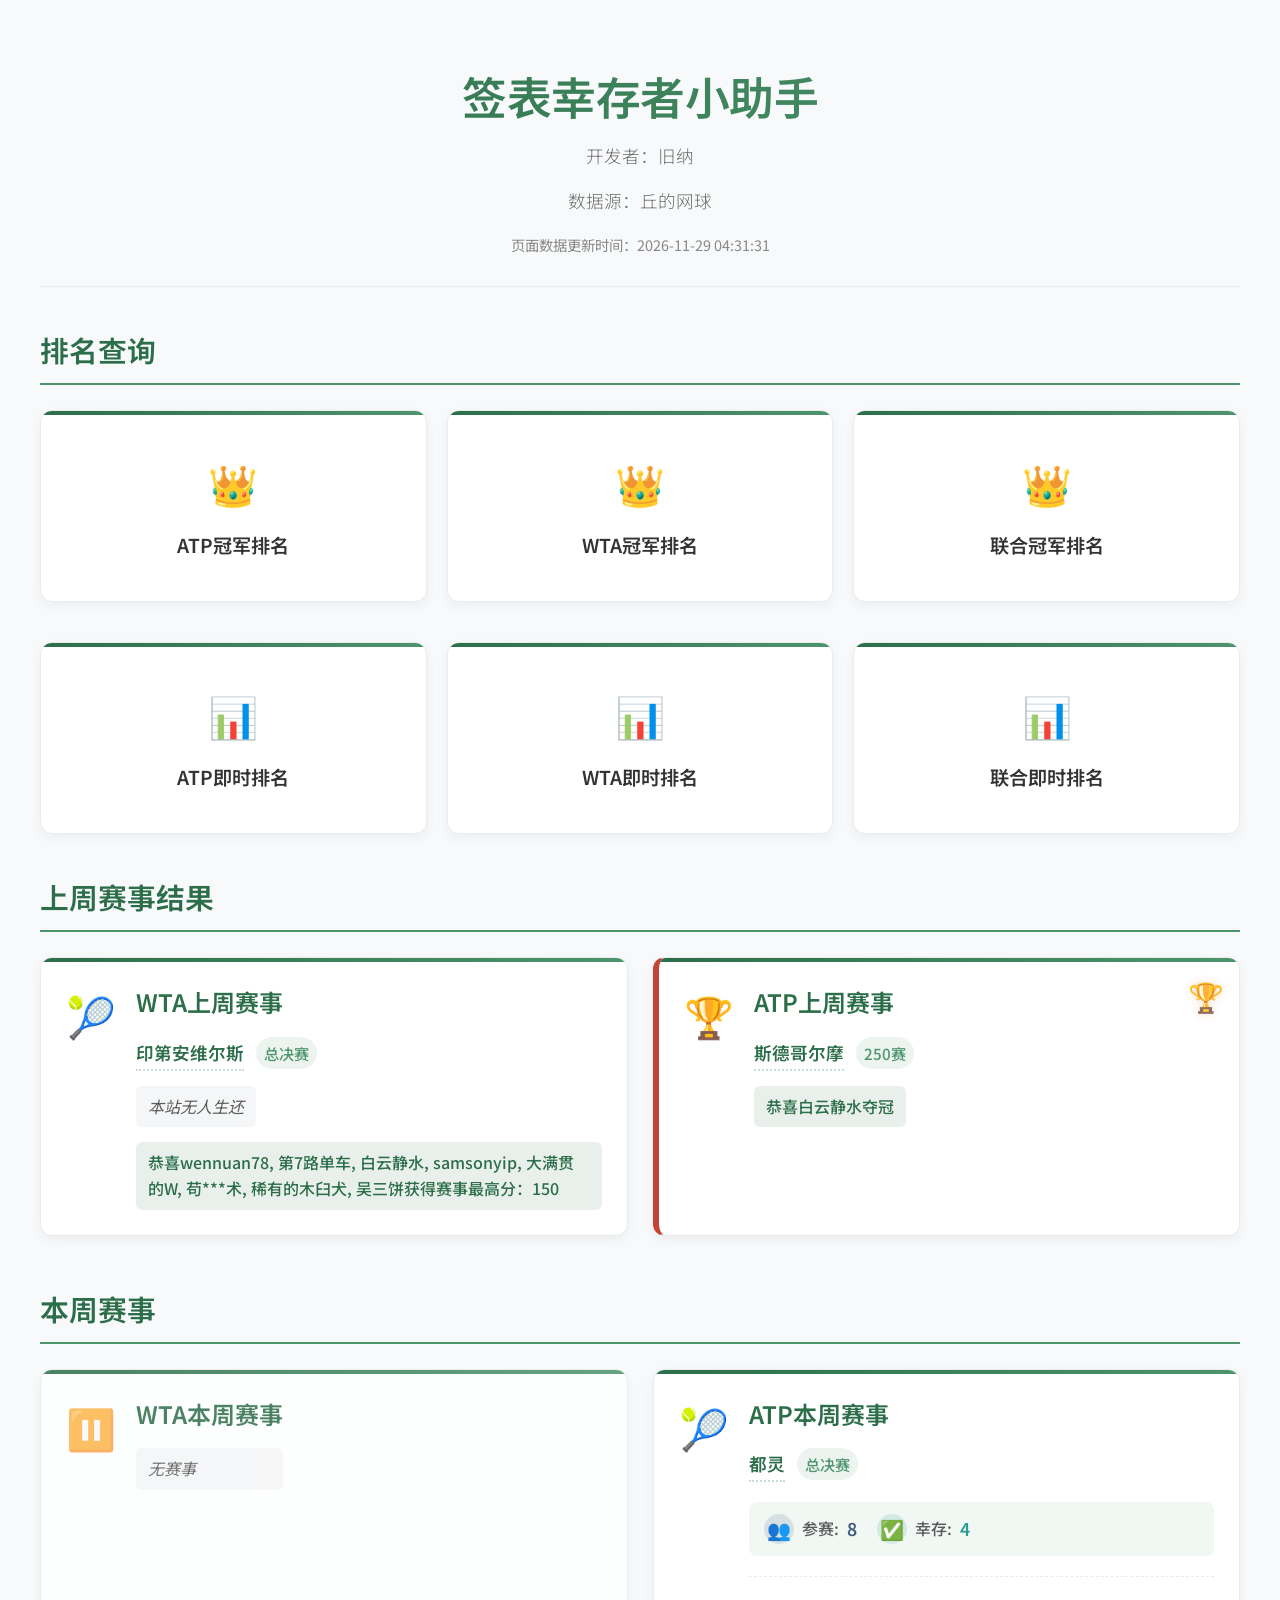
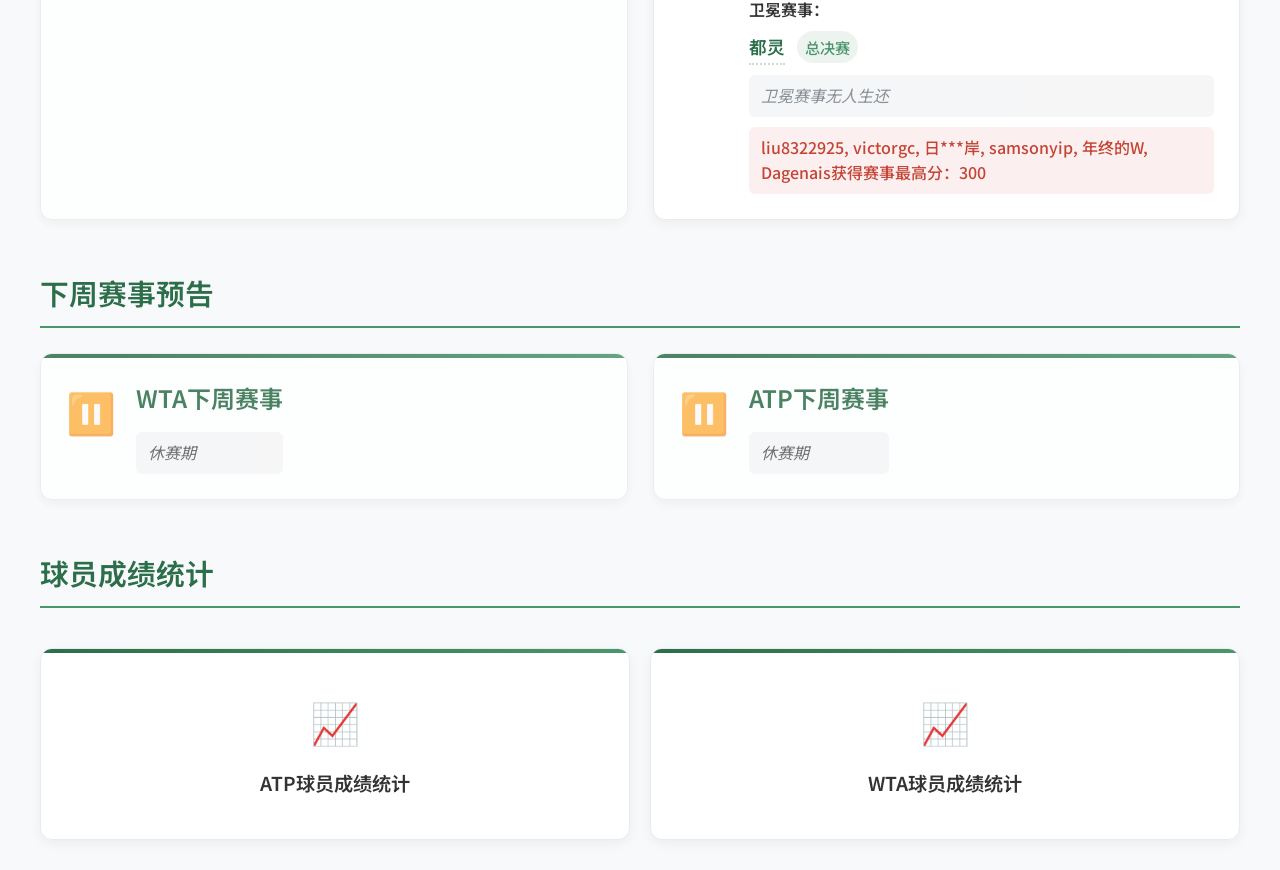
<file: index.html>
<!DOCTYPE html>
    <html lang="zh-CN">
    <head>
        <meta charset="UTF-8">
        <meta name="viewport" content="width=device-width, initial-scale=1.0">
        <title>签表幸存者小助手</title>
        <link href="https://fonts.googleapis.com/css2?family=Noto+Sans+SC:wght@300;400;500;600;700&display=swap" rel="stylesheet">
        <style>
            /* 完全保留原有CSS样式 */
            :root {
                --bg-color: #f8f9fa;
                --text-color: #333;
                --primary-color: #2c6e49;
                --secondary-color: #4c956c;
                --accent-color: #d68c45;
                --light-border: #e9ecef;
                --card-bg: #ffffff;
                --card-shadow: 0 4px 12px rgba(0,0,0,0.05);
                --defending-color: #6c757d;
                --champion-color: #c44536;
                --ranking-bg: #ffffff;
                --ranking-hover: #f1faee;
                --hover-bg: #f1faee;
                --hover-text: #212529;
                --participant-color: #3d5a80;
                --survivor-color: #2a9d8f;
            }
            /* 深色模式样式 */
            @media (prefers-color-scheme: dark) {
                :root {
                    --bg-color: #121212;
                    --text-color: #e0e0e0;
                    --primary-color: #4db6ac;
                    --secondary-color: #81c784;
                    --accent-color: #ffb74d;
                    --light-border: #333333;
                    --card-bg: #1e1e1e;
                    --card-shadow: 0 4px 12px rgba(0,0,0,0.5);
                    --defending-color: #90a4ae;
                    --champion-color: #ff8a65;
                    --ranking-bg: #1e1e1e;
                    --ranking-hover: #2d2d2d;
                    --hover-bg: #2d2d2d;
                    --hover-text: #ffffff;
                    --participant-color: #64b5f6;
                    --survivor-color: #81c784;
                }
                
                .card {
                    border: 1px solid #333;
                    background: linear-gradient(145deg, #1a1a1a, #222222);
                    box-shadow: 0 4px 15px rgba(0,0,0,0.6);
                }
                
                .card:hover {
                    background: linear-gradient(145deg, #222222, #2a2a2a);
                }
                
                .ranking-card {
                    background: linear-gradient(145deg, #1a1a1a, #222222);
                    border: 1px solid #333;
                }
                
                .champion-info {
                    background: rgba(77, 182, 172, 0.15);
                }
                
                .defending-champion {
                    background: rgba(255, 138, 101, 0.15);
                }
                
                .survivor-stats {
                    background: rgba(30, 30, 30, 0.7);
                    border: 1px solid #333;
                }
                
                .stat-icon {
                    background: rgba(255, 255, 255, 0.1);
                }
            }
            body {
                font-family: 'Noto Sans SC', sans-serif;
                background-color: var(--bg-color);
                color: var(--text-color);
                margin: 0;
                padding: 0;
                min-height: 100vh;
                line-height: 1.6;
            }
    
            .container {
                max-width: 1200px;
                margin: 0 auto;
                padding: 30px 20px;
            }
    
            header {
                text-align: center;
                margin-bottom: 40px;
                padding-bottom: 20px;
                border-bottom: 1px solid var(--light-border);
            }
    
            h1, h2 {
                font-weight: 600;
                color: var(--primary-color);
            }
    
            h1 {
                font-size: 2.8rem;
                margin-bottom: 10px;
                letter-spacing: -0.5px;
                background: linear-gradient(to right, var(--primary-color), var(--secondary-color));
                -webkit-background-clip: text;
                -webkit-text-fill-color: transparent;
            }
    
            h2 {
                font-size: 1.8rem;
                margin: 40px 0 25px;
                padding-bottom: 10px;
                border-bottom: 2px solid var(--secondary-color);
            }
    
            .subtitle {
                color: var(--text-color);
                opacity: 0.7;
                font-size: 1.1rem;
                font-weight: 300;
                margin-top: 5px;
            }
    
            .card-container {
                display: grid;
                grid-template-columns: repeat(auto-fit, minmax(320px, 1fr));
                gap: 25px;
                margin-bottom: 50px;
            }
    
            .card {
                background: var(--card-bg);
                border-radius: 12px;
                padding: 25px;
                box-shadow: var(--card-shadow);
                display: flex;
                transition: all 0.3s ease;
                position: relative;
                border: 1px solid var(--light-border);
                overflow: hidden;
            }
            
            .card::before {
                content: '';
                position: absolute;
                top: 0;
                left: 0;
                right: 0;
                height: 4px;
                background: linear-gradient(to right, var(--primary-color), var(--secondary-color));
            }
            
            .card-link {
                text-decoration: none;
                color: inherit;
            }
            
            .card-link:hover .card {
                transform: translateY(-8px);
                box-shadow: 0 8px 20px rgba(0,0,0,0.12);
            }
            
            .current-week-card {
                cursor: pointer;
                transition: all 0.3s ease;
            }
            
            .current-week-card:hover {
                background: var(--hover-bg);
                transform: translateY(-8px);
                box-shadow: 0 8px 20px rgba(0,0,0,0.15);
            }
    
            .card-icon {
                font-size: 2.5rem;
                margin-right: 20px;
                align-self: flex-start;
                color: var(--accent-color);
            }
    
            .card-content h3 {
                margin-top: 0;
                margin-bottom: 15px;
                color: var(--primary-color);
                font-size: 1.5rem;
                font-weight: 600;
            }
    
            .card-content p {
                margin: 0;
                line-height: 1.7;
            }
    
            .champion-card {
                border-left: 6px solid var(--champion-color);
            }
    
            .champion-card .card-icon {
                color: var(--champion-color);
            }
    
            .rest-card {
                opacity: 0.85;
            }
    
            .rest-card .card-icon {
                opacity: 0.7;
            }
    
            .ranking-grid {
                display: grid;
                grid-template-columns: repeat(auto-fit, minmax(220px, 1fr));
                gap: 20px;
                margin-bottom: 40px;
            }
            
            .ranking-card {
                background: var(--ranking-bg);
                color: var(--text-color);
                text-decoration: none;
                padding: 25px;
                border-radius: 12px;
                text-align: center;
                font-weight: 500;
                box-shadow: var(--card-shadow);
                transition: all 0.3s ease;
                display: flex;
                flex-direction: column;
                align-items: center;
                justify-content: center;
                min-height: 140px;
                border: 1px solid var(--light-border);
                position: relative;
                overflow: hidden;
            }
            
            .ranking-card::before {
                content: '';
                position: absolute;
                top: 0;
                left: 0;
                right: 0;
                height: 4px;
                background: linear-gradient(to right, var(--primary-color), var(--secondary-color));
            }
            
            .ranking-card:hover {
                background: var(--hover-bg);
                transform: translateY(-5px);
                box-shadow: 0 8px 20px rgba(0,0,0,0.12);
            }
            
            .ranking-icon {
                font-size: 2.5rem;
                margin-bottom: 15px;
                color: var(--accent-color);
            }
            
            .ranking-title {
                font-size: 1.2rem;
                font-weight: 600;
            }
            
            .tournament-name {
                font-weight: 600;
                color: var(--primary-color);
                font-size: 1.1rem;
                display: inline-block;
                padding-bottom: 2px;
                border-bottom: 2px dotted rgba(76, 149, 108, 0.3);
            }
            
            .tournament-level {
                font-weight: 500;
                color: var(--secondary-color);
                background-color: rgba(76, 149, 108, 0.1);
                padding: 4px 8px;
                border-radius: 20px;
                font-size: 0.95em;
                margin-left: 8px;
                white-space: nowrap;
                display: inline-block;
            }
            
            .card:hover .tournament-name {
                border-bottom-color: var(--secondary-color);
            }
            
            .trophy-badge {
                position: absolute;
                top: 15px;
                right: 15px;
                font-size: 1.8rem;
                opacity: 0.9;
                animation: pulse 2s infinite;
                color: var(--accent-color);
                text-shadow: 0 0 8px rgba(214, 140, 69, 0.3);
            }
            
            @keyframes pulse {
                0% { transform: scale(1); opacity: 0.9; }
                50% { transform: scale(1.15); opacity: 1; }
                100% { transform: scale(1); opacity: 0.9; }
            }
            
            .card-content p {
                margin: 12px 0 0;
                line-height: 1.7;
            }
            
            .card-content p:first-child {
                margin-top: 0;
            }
            
            .survivor-stats {
                margin-top: 20px;
                display: flex;
                gap: 20px;
                font-weight: 500;
                background: rgba(76, 149, 108, 0.08);
                padding: 12px 15px;
                border-radius: 8px;
            }
            
            .participant-count, .survivor-count {
                display: flex;
                align-items: center;
                gap: 8px;
            }
            
            .stat-icon {
                font-size: 1.2rem;
                display: inline-flex;
                width: 30px;
                height: 30px;
                background: rgba(76, 149, 108, 0.15);
                border-radius: 50%;
                align-items: center;
                justify-content: center;
            }
            
            .stat-label {
                color: var(--text-color);
                opacity: 0.8;
            }
            
            .stat-value {
                font-weight: 600;
                color: var(--primary-color);
                font-size: 1.1rem;
            }
            
            .participant-count .stat-icon {
                background: rgba(61, 90, 128, 0.15);
            }
            
            .participant-count .stat-value {
                color: var(--participant-color);
            }
            
            .survivor-count .stat-icon {
                background: rgba(42, 157, 143, 0.15);
            }
            
            .survivor-count .stat-value {
                color: var(--survivor-color);
            }
            
            .defending-section {
                margin-top: 20px;
                padding-top: 20px;
                border-top: 1px dashed var(--light-border);
                color: var(--defending-color);
            }
            
            .defending-title {
                font-weight: 600;
                margin-bottom: 8px;
                font-size: 1em;
                color: var(--text-color);
            }
            
            .defending-champion {
                margin-top: 10px;
                font-weight: 500;
                color: var(--champion-color);
                padding: 8px 12px;
                background: rgba(196, 69, 54, 0.08);
                border-radius: 6px;
                display: inline-block;
            }
            
            .defending-no-champion {
                margin-top: 10px;
                font-style: italic;
                opacity: 0.8;
                padding: 8px 12px;
                background: rgba(108, 117, 125, 0.08);
                border-radius: 6px;
                display: block;
            }
            
            .champion-info {
                margin-top: 15px;
                font-weight: 500;
                padding: 8px 12px;
                background: rgba(44, 110, 73, 0.1);
                border-radius: 6px;
                color: var(--primary-color);
                display: inline-block;
            }
            
            .no-champion {
                margin-top: 15px;
                font-style: italic;
                opacity: 0.8;
                padding: 8px 12px;
                background: rgba(108, 117, 125, 0.08);
                border-radius: 6px;
                display: inline-block;
            }
            
            @media (max-width: 768px) {
                .container {
                    padding: 20px 15px;
                }
                
                h1 {
                    font-size: 2.2rem;
                }
                
                h2 {
                    font-size: 1.5rem;
                }
                
                .card-container {
                    grid-template-columns: 1fr;
                }
                
                .ranking-grid {
                    grid-template-columns: repeat(auto-fit, minmax(220px, 1fr));
                }
                
                .card {
                    padding: 20px;
                }
                
                .ranking-card {
                    padding: 20px;
                }
            }
                .stats-grid {
                    display: grid;
                    grid-template-columns: repeat(auto-fit, minmax(220px, 1fr));
                    gap: 20px;
                    margin-top: 40px;
                }
                
                .stats-card {
                    background: var(--ranking-bg);
                    color: var(--text-color);
                    text-decoration: none;
                    padding: 25px;
                    border-radius: 12px;
                    text-align: center;
                    font-weight: 500;
                    box-shadow: var(--card-shadow);
                    transition: all 0.3s ease;
                    display: flex;
                    flex-direction: column;
                    align-items: center;
                    justify-content: center;
                    min-height: 140px;
                    border: 1px solid var(--light-border);
                    position: relative;
                    overflow: hidden;
                }
                
                .stats-card::before {
                    content: '';
                    position: absolute;
                    top: 0;
                    left: 0;
                    right: 0;
                    height: 4px;
                    background: linear-gradient(to right, var(--primary-color), var(--secondary-color));
                }
                
                .stats-card:hover {
                    background: var(--hover-bg);
                    transform: translateY(-5px);
                    box-shadow: 0 8px 20px rgba(0,0,0,0.12);
                }
                
                .stats-icon {
                    font-size: 2.5rem;
                    margin-bottom: 15px;
                    color: var(--accent-color);
                }
                
                .stats-title {
                    font-size: 1.2rem;
                    font-weight: 600;
                }
                
            /* 新增新闻部分样式 */
            .news-section {
                margin: 40px auto;
                max-width: 800px;
                position: relative;
            }
            
            .section-header {
                display: flex;
                justify-content: space-between;
                align-items: center;
                margin-bottom: 25px;
                padding-bottom: 10px;
                border-bottom: 2px solid var(--secondary-color);
            }
            
            .news-date {
                font-size: 1.1rem;
                font-weight: 500;
                color: var(--secondary-color);
                background: rgba(76, 149, 108, 0.1);
                padding: 5px 12px;
                border-radius: 20px;
            }
            
            .news-container {
                position: relative;
                padding-left: 30px;
            }
            
            .news-container::before {
                content: '';
                position: absolute;
                top: 0;
                bottom: 0;
                left: 5px;
                width: 4px;
                background: linear-gradient(to bottom, var(--primary-color), var(--accent-color));
                border-radius: 2px;
                z-index: 1;
            }
            
            .news-item {
                position: relative;
                margin-bottom: 25px;
                padding: 20px;
                border-radius: 12px;
                background: var(--card-bg);
                box-shadow: var(--card-shadow);
                border: 1px solid var(--light-border);
                opacity: 0;
                transform: translateY(20px);
                animation-fill-mode: forwards;
            }
            
            .news-icon {
                position: absolute;
                left: -40px;
                top: 20px;
                width: 60px;
                height: 60px;
                background: linear-gradient(135deg, var(--primary-color), var(--secondary-color));
                border-radius: 50%;
                display: flex;
                align-items: center;
                justify-content: center;
                font-size: 1.8rem;
                color: white;
                z-index: 2;
                box-shadow: 0 4px 8px rgba(0,0,0,0.1);
            }
            
            .news-content {
                padding-left: 30px;
            }
            
            .news-content p {
                margin: 0;
                font-size: 1.1rem;
                line-height: 1.7;
            }
            
            .news-timeline {
                position: absolute;
                left: -26px;
                top: 80px;
                bottom: -25px;
                width: 2px;
                background: var(--secondary-color);
                z-index: 1;
            }
            
            .news-item:last-child .news-timeline {
                display: none;
            }
            
            .fade-in {
                animation: fadeInUp 0.6s ease-out forwards;
            }
            
            .slide-in {
                animation: slideInRight 0.5s ease-out forwards;
            }
            
            @keyframes fadeInUp {
                from { opacity: 0; transform: translateY(20px); }
                to { opacity: 1; transform: translateY(0); }
            }
            
            @keyframes slideInRight {
                from { opacity: 0; transform: translateX(30px); }
                to { opacity: 1; transform: translateX(0); }
            }
            
            @media (prefers-color-scheme: dark) {
                .news-item {
                    background: linear-gradient(145deg, #1a1a1a, #222222);
                    border: 1px solid #333;
                }
                
                .news-icon {
                    background: linear-gradient(135deg, var(--primary-color), #3a8c6e);
                    box-shadow: 0 4px 8px rgba(0,0,0,0.3);
                }
            }
            
            @media (max-width: 768px) {
                .news-container {
                    padding-left: 20px;
                }
                
                .news-container::before {
                    left: 0;
                }
                
                .news-icon {
                    left: -30px;
                    width: 50px;
                    height: 50px;
                    font-size: 1.5rem;
                }
                
                .news-content {
                    padding-left: 15px;
                }
            }
            
            /* 新增新闻部分样式 */
            .news-section {
                margin: 40px auto;
                max-width: 800px;
                position: relative;
            }
            
            .section-header {
                display: flex;
                justify-content: space-between;
                align-items: center;
                margin-bottom: 25px;
                padding-bottom: 10px;
                border-bottom: 2px solid var(--secondary-color);
                flex-wrap: wrap;
                gap: 15px;
            }
            
            .news-date {
                font-size: 1.1rem;
                font-weight: 500;
                color: var(--secondary-color);
                background: rgba(76, 149, 108, 0.1);
                padding: 5px 12px;
                border-radius: 20px;
                order: 2;
            }
            
            /* 新增历史新闻按钮样式 */
            .history-button {
                display: flex;
                align-items: center;
                padding: 8px 15px;
                background: rgba(139, 90, 43, 0.1);
                border-radius: 30px;
                text-decoration: none;
                color: #8b5a2b;
                font-weight: 500;
                transition: all 0.3s;
                order: 3;
                margin-left: auto;
                border: 1px solid rgba(139, 90, 43, 0.2);
            }
            
            .history-button:hover {
                background: rgba(139, 90, 43, 0.2);
                transform: translateY(-3px);
                box-shadow: 0 4px 8px rgba(0,0,0,0.1);
            }
            
            .history-icon {
                font-size: 1.2rem;
                margin-right: 8px;
            }
            
            .history-text {
                margin-right: 5px;
            }
            
            .history-count {
                font-weight: 600;
            }
            
            .news-container {
                position: relative;
                padding-left: 30px;
            }
            
            .news-container::before {
                content: '';
                position: absolute;
                top: 0;
                bottom: 0;
                left: 5px;
                width: 4px;
                background: linear-gradient(to bottom, var(--primary-color), var(--accent-color));
                border-radius: 2px;
                z-index: 1;
            }
            
            .news-item {
                position: relative;
                margin-bottom: 25px;
                padding: 20px;
                border-radius: 12px;
                background: var(--card-bg);
                box-shadow: var(--card-shadow);
                border: 1px solid var(--light-border);
                opacity: 0;
                transform: translateY(20px);
                animation-fill-mode: forwards;
            }
            
            .news-icon {
                position: absolute;
                left: -40px;
                top: 20px;
                width: 60px;
                height: 60px;
                background: linear-gradient(135deg, var(--primary-color), var(--secondary-color));
                border-radius: 50%;
                display: flex;
                align-items: center;
                justify-content: center;
                font-size: 1.8rem;
                color: white;
                z-index: 2;
                box-shadow: 0 4px 8px rgba(0,0,0,0.1);
            }
            
            .news-content {
                padding-left: 30px;
            }
            
            .news-content p {
                margin: 0;
                font-size: 1.1rem;
                line-height: 1.7;
            }
            
            .news-timeline {
                position: absolute;
                left: -26px;
                top: 80px;
                bottom: -25px;
                width: 2px;
                background: var(--secondary-color);
                z-index: 1;
            }
            
            .news-item:last-child .news-timeline {
                display: none;
            }
            
            .fade-in {
                animation: fadeInUp 0.6s ease-out forwards;
            }
            
            .slide-in {
                animation: slideInRight 0.5s ease-out forwards;
            }
            
            @keyframes fadeInUp {
                from { opacity: 0; transform: translateY(20px); }
                to { opacity: 1; transform: translateY(0); }
            }
            
            @keyframes slideInRight {
                from { opacity: 0; transform: translateX(30px); }
                to { opacity: 1; transform: translateX(0); }
            }
            
            /* 深色模式适配 */
            @media (prefers-color-scheme: dark) {
                .news-item {
                    background: linear-gradient(145deg, #1a1a1a, #222222);
                    border: 1px solid #333;
                }
                
                .news-icon {
                    background: linear-gradient(135deg, var(--primary-color), #3a8c6e);
                    box-shadow: 0 4px 8px rgba(0,0,0,0.3);
                }
                
                .history-button {
                    background: rgba(212, 168, 106, 0.1);
                    color: #d4a86a;
                    border-color: rgba(212, 168, 106, 0.2);
                }
                
                .history-button:hover {
                    background: rgba(212, 168, 106, 0.2);
                }
            }
            
            @media (max-width: 768px) {
                .section-header {
                    flex-direction: column;
                    align-items: flex-start;
                }
                
                .news-date {
                    order: 3;
                    margin-top: 10px;
                }
                
                .history-button {
                    order: 2;
                    margin-left: 0;
                    margin-top: 10px;
                }
                
                .news-container {
                    padding-left: 20px;
                }
                
                .news-container::before {
                    left: 0;
                }
                
                .news-icon {
                    left: -30px;
                    width: 50px;
                    height: 50px;
                    font-size: 1.5rem;
                }
                
                .news-content {
                    padding-left: 15px;
                }
            }           
            @media (max-width: 480px) {
                .survivor-stats {
                    flex-direction: column;
                    gap: 12px;
                }
            }
        </style>
    </head>
    <body>
        <div class="container">
            <header>
                <h1>签表幸存者小助手</h1>
                <p class="subtitle">开发者：旧纳 </p>
                <p class="subtitle">数据源：丘的网球</p>
                <div style="text-align: center; color: #888; font-size: 0.9em; margin-bottom: 10px;">
                页面数据更新时间：2026-11-29 04:31:31
            </div>
            </header>
            <!-- 新增的每日新闻部分 -->
            <!---->

            
            <h2>排名查询</h2>
            <div class="ranking-grid">
               
        <a href="atp_ranking.html" class="ranking-card">
            <div class="ranking-icon">👑</div>
            <div class="ranking-title">ATP冠军排名</div>
        </a>
        
        <a href="wta_ranking.html" class="ranking-card">
            <div class="ranking-icon">👑</div>
            <div class="ranking-title">WTA冠军排名</div>
        </a>
        
        <a href="combined_ranking.html" class="ranking-card">
            <div class="ranking-icon">👑</div>
            <div class="ranking-title">联合冠军排名</div>
        </a>
        </div><div class='ranking-grid'>
        <a href="atp_instant_ranking.html" class="ranking-card">
            <div class="ranking-icon">📊</div>
            <div class="ranking-title">ATP即时排名</div>
        </a>
        
        <a href="wta_instant_ranking.html" class="ranking-card">
            <div class="ranking-icon">📊</div>
            <div class="ranking-title">WTA即时排名</div>
        </a>
        
        <a href="combined_instant_ranking.html" class="ranking-card">
            <div class="ranking-icon">📊</div>
            <div class="ranking-title">联合即时排名</div>
        </a>
        
            </div>
            
            <h2>上周赛事结果</h2>
            <div class="card-container">
            <div class="card  ">
                <div class="card-icon">🎾</div>
                <div class="card-content">
                    <h3>WTA上周赛事</h3>
                    <div class="card-content-wrapper">
            <div class="match-info">
                <span class="tournament-name">印第安维尔斯</span>
                <span class="tournament-level">总决赛</span>
            </div>
            <div class="no-champion">本站无人生还</div><div class="champion-info">恭喜wennuan78, 第7路单车, 白云静水, samsonyip, 大满贯的W, 苟***术, 稀有的木臼犬, 吴三饼获得赛事最高分：150</div></div>
                </div>
            </div>

            <div class="card champion-card ">
                <div class="card-icon">🏆</div>
                <div class="card-content">
                    <h3>ATP上周赛事</h3>
                    <div class="card-content-wrapper">
            <div class="match-info">
                <span class="tournament-name">斯德哥尔摩</span>
                <span class="tournament-level">250赛</span>
            </div>
            <div class="champion-info">恭喜白云静水夺冠</div></div>
                </div>
                <div class="trophy-badge">🏆</div>
            </div>
            </div>
            
            <h2>本周赛事</h2>
            <div class="card-container">
            <div class="card rest-card ">
                <div class="card-icon">⏸️</div>
                <div class="card-content">
                    <h3>WTA本周赛事</h3>
                    <div class="card-content-wrapper"><div class="defending-no-champion">无赛事</div></div>
                </div>
            </div>

            <a href="https://www.live-tennis.cn/zh/survivor/event/20605/2026/MS/my" class="card-link">
                <div class="card  current-week-card">
                    <div class="card-icon">🎾</div>
                    <div class="card-content">
                        <h3>ATP本周赛事</h3>
                        <div class="card-content-wrapper">
            
            <div class="match-info">
                <span class="tournament-name">都灵</span>
                <span class="tournament-level">总决赛</span>
            </div>
            
            <div class="survivor-stats">
                <span class="participant-count">
                    <span class="stat-icon">👥</span>
                    <span class="stat-label">参赛: </span>
                    <span class="stat-value">8</span>
                </span>
                <span class="survivor-count">
                    <span class="stat-icon">✅</span>
                    <span class="stat-label">幸存: </span>
                    <span class="stat-value">4</span>
                </span>
            </div>
            
            <div class="defending-section">
                <div class="defending-title">卫冕赛事：</div>
                
                <div class="defending-match-block">
                    
            <div class="match-info">
                <span class="tournament-name">都灵</span>
                <span class="tournament-level">总决赛</span>
            </div>
            <div class="defending-no-champion">卫冕赛事无人生还</div><div class="defending-champion">liu8322925, victorgc, 日***岸, samsonyip, 年终的W, Dagenais获得赛事最高分：300</div>
                </div>
            </div>
            </div>
                    </div>
                </div>
            </a>
            </div>
            
            <!-- 新增下周赛事预告板块 -->
            <h2>下周赛事预告</h2>
            <div class="card-container">
            <div class="card rest-card ">
                <div class="card-icon">⏸️</div>
                <div class="card-content">
                    <h3>WTA下周赛事</h3>
                    <div class="card-content-wrapper"><div class="defending-no-champion">休赛期</div></div>
                </div>
            </div>

            <div class="card rest-card ">
                <div class="card-icon">⏸️</div>
                <div class="card-content">
                    <h3>ATP下周赛事</h3>
                    <div class="card-content-wrapper"><div class="defending-no-champion">休赛期</div></div>
                </div>
            </div>
            </div>
            <h2>球员成绩统计</h2>
            <div class="stats-grid">
                
        <a href="atp_show.html" class="stats-card">
            <div class="stats-icon">📈</div>
            <div class="stats-title">ATP球员成绩统计</div>
        </a>
        
        <a href="wta_show.html" class="stats-card">
            <div class="stats-icon">📈</div>
            <div class="stats-title">WTA球员成绩统计</div>
        </a>
        
            </div>
        </div>
        <script>
            // 新增：新闻项的交互动画
            document.addEventListener('DOMContentLoaded', function() {
                const newsItems = document.querySelectorAll('.news-item');
                
                newsItems.forEach(item => {
                    item.addEventListener('mouseenter', function() {
                        this.style.transform = 'translateY(-5px)';
                        this.style.boxShadow = '0 8px 25px rgba(0,0,0,0.15)';
                    });
                    
                    item.addEventListener('mouseleave', function() {
                        this.style.transform = '';
                        this.style.boxShadow = '';
                    });
                });
            });
            // 新增：新闻项的交互动画
            document.addEventListener('DOMContentLoaded', function() {
                const newsItems = document.querySelectorAll('.news-item');
                
                newsItems.forEach(item => {
                    item.addEventListener('mouseenter', function() {
                        this.style.transform = 'translateY(-5px)';
                        this.style.boxShadow = '0 8px 25px rgba(0,0,0,0.15)';
                    });
                    
                    item.addEventListener('mouseleave', function() {
                        this.style.transform = '';
                        this.style.boxShadow = '';
                    });
                });
            });            
        </script>
    </body>
    </html>
</file>
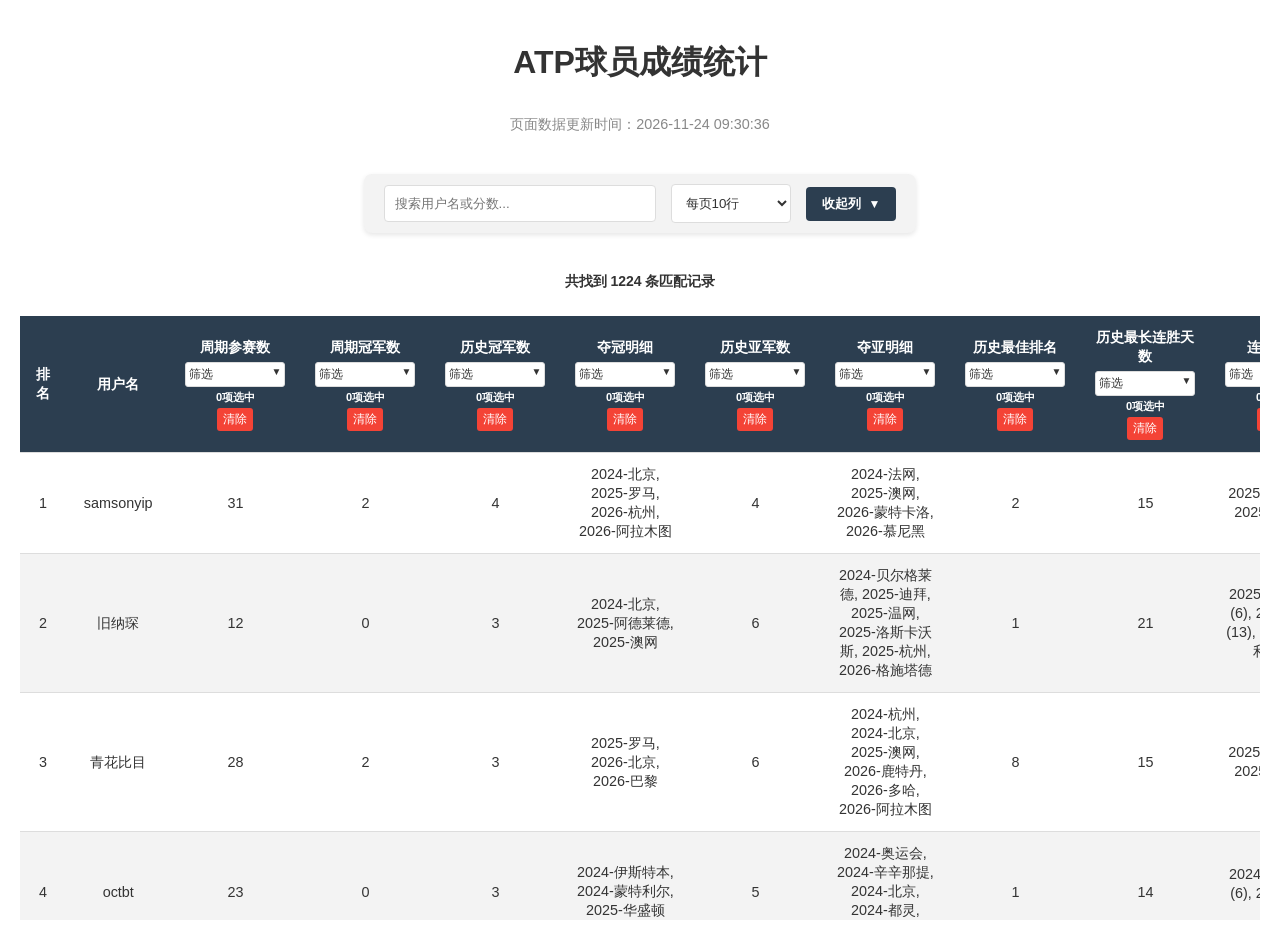
<file: atp_show.html>
<!DOCTYPE html>
    <html lang="zh-CN">
    <head>
        <meta charset="UTF-8">
        <meta name="viewport" content="width=device-width, initial-scale=1.0">
        <title>ATP球员成绩统计</title>
        <style>
        :root {
            --bg-color: #ffffff;
            --text-color: #333333;
            --table-header-bg: #2c3e50;
            --table-header-text: #ffffff;
            --table-row-even: #f3f3f3;
            --table-row-hover: #f1f1f1;
            --table-border: #dddddd;
            --button-bg: #2c3e50;
            --button-text: white;
            --button-hover: #1a252f;
            --button-disabled: #95a5a6;
            --filter-bg: white;
            --filter-text: #333;
            --filter-hover: #f1f1f1;
            --filter-border: #ddd;
            --filter-shadow: rgba(0,0,0,0.2);
            --choice-info: #333;
            --choice-win: #1b7f3a;
            --choice-loss: #c62828;
            --stats-bg: #f2f2f2;
        }
        
        @media (prefers-color-scheme: dark) {
            :root {
                --bg-color: #121212;
                --text-color: #e0e0e0;
                --table-header-bg: #1a1a1a;
                --table-header-text: #ffffff;
                --table-row-even: #1e1e1e;
                --table-row-hover: #2a2a2a;
                --table-border: #444;
                --button-bg: #3a3a3a;
                --button-text: #e0e0e0;
                --button-hover: #4a4a4a;
                --button-disabled: #2a2a2a;
                --filter-bg: #2a2a2a;
                --filter-text: #e0e0e0;
                --filter-hover: #3a3a3a;
                --filter-border: #444;
                --filter-shadow: rgba(0,0,0,0.4);
                --choice-info: #e0e0e0;
                --choice-win: #4caf50;
                --choice-loss: #ef5350;
                --stats-bg: #2a2a2a;
            }
            
            .data-table tbody tr[style*="background-color: #e6f7ff"] {
                background-color: #003545 !important;
            }
            
            del {
                color: #777;
            }
        }
        
        body {
            font-family: Arial, sans-serif;
            margin: 20px;
            background-color: var(--bg-color);
            color: var(--text-color);
        }
        h1 {
            text-align: center;
            color: var(--text-color);
            margin-bottom: 30px;
        }
        .container {
            max-width: 100%;
            margin: 0 auto;
            overflow-x: auto;
            overflow-y: auto;
            min-height: 300px;
            max-height: 100vh;
        }
        .data-table {
            width: 100%;
            border-collapse: collapse;
            margin: 25px 0;
            font-size: 0.9em;
            min-width: 800px;
        }
        .data-table thead tr {
            background-color: var(--table-header-bg);
            color: var(--table-header-text);
            text-align: left;
        }
        .data-table th, 
        .data-table td {
            padding: 12px 15px;
            text-align: center;
            border-bottom: 1px solid var(--table-border);
        }
        .data-table tbody tr:nth-of-type(even) {
            background-color: var(--table-row-even);
        }
        .data-table tbody tr:last-of-type {
            border-bottom: 2px solid var(--table-border);
        }
        .data-table tbody tr:hover {
            background-color: var(--table-row-hover);
            font-weight: bold;
        }
        .data-table th {
            position: sticky;
            top: 0;
            background-color: var(--table-header-bg);
            z-index: 2;
        }
        .data-table thead {
            position: sticky;
            top: 0;
            z-index: 3;
        }
        .controls-container {
            margin: 20px 0;
            text-align: center;
            display: flex;
            justify-content: center;
            gap: 20px;
            align-items: center;
            flex-wrap: wrap;
        }
        #searchInput {
            padding: 10px;
            width: 300px;
            border: 1px solid var(--filter-border);
            border-radius: 4px;
            background-color: var(--filter-bg);
            color: var(--filter-text);
        }
        #rowsPerPage {
            padding: 10px;
            border: 1px solid var(--filter-border);
            border-radius: 4px;
            background-color: var(--filter-bg);
            color: var(--filter-text);
        }
        .pagination {
            display: flex;
            justify-content: center;
            margin: 20px 0;
            gap: 10px;
        }
        .pagination button {
            padding: 8px 16px;
            background-color: var(--button-bg);
            color: var(--button-text);
            border: none;
            border-radius: 4px;
            cursor: pointer;
        }
        .pagination button:hover {
            background-color: var(--button-hover);
        }
        .pagination button:disabled {
            background-color: var(--button-disabled);
            cursor: not-allowed;
        }
        .page-info {
            display: flex;
            align-items: center;
            padding: 0 10px;
        }
        .hidden {
            display: none;
        }
        .choice-info {
            margin: 10px auto 20px;
            text-align: center;
            font-size: 0.95em;
            color: var(--choice-info);
        }
        .choice-info ul {
            list-style: none;
            padding: 0;
            margin: 8px 0 0;
            display: flex;
            flex-direction: column;
            align-items: center;
            gap: 4px;
        }
        .choice-info li {
            display: block;
            margin: 0;
        }
        .choice-info li.choice-extra {
            display: none;
        }
        .choice-list.is-open li.choice-extra {
            display: block;
        }
        .choice-item.choice-win {
            color: var(--choice-win);
            font-weight: 600;
        }
        .choice-item.choice-loss {
            color: var(--choice-loss);
            font-weight: 600;
        }
        .choice-toggle {
            margin-top: 10px;
            padding: 4px 14px;
            font-size: 13px;
            border: 1px solid var(--filter-border);
            border-radius: 4px;
            background: var(--button-bg);
            color: var(--button-text);
            cursor: pointer;
        }
        .choice-toggle:hover {
            background: var(--button-hover);
        }
        /* 多选筛选控件样式 */
        .filter-container {
            display: flex;
            flex-direction: column;
            margin-top: 5px;
            align-items: center;
            justify-content: center;
        }
        .filter-dropdown {
            position: relative;
            display: inline-block;
        }
        .filter-button {
            width: 100px;
            padding: 3px;
            font-size: 12px;
            border: 1px solid var(--filter-border);
            border-radius: 3px;
            background-color: var(--filter-bg);
            cursor: pointer;
            text-align: left;
            overflow: hidden;
            text-overflow: ellipsis;
            white-space: nowrap;
            color: var(--filter-text);
        }
        .filter-button::after {
            content: "▼";
            float: right;
            font-size: 10px;
        }
        .filter-options {
            display: none;
            position: absolute;
            background-color: var(--filter-bg);
            min-width: 120px;
            max-height: 200px;
            overflow-y: auto;
            border: 1px solid var(--filter-border);
            border-radius: 3px;
            z-index: 100;
            box-shadow: 0 2px 5px var(--filter-shadow);
        }
        .filter-options.show {
            display: block;
        }
        .filter-option {
            padding: 5px 10px;
            cursor: pointer;
            display: flex;
            align-items: center;
            color: var(--filter-text);
            background-color: var(--filter-bg);
        }
        .filter-option:hover {
            background-color: var(--filter-hover);
        }
        .filter-option label {
            cursor: pointer;
            color: var(--filter-text);
            margin-left: 5px;
            width: 100%;
        }
        .filter-option input {
            margin-right: 5px;
            cursor: pointer;
        }
        .filter-option input:checked + label {
            font-weight: bold;
        }
        .filter-summary {
            font-size: 11px;
            color: var(table-header-text);
            margin-top: 3px;
            text-align: center;
        }
        .clear-button {
            padding: 3px 6px;
            margin-top: 3px;
            font-size: 12px;
            border: none;
            border-radius: 3px;
            background-color: #f44336;
            color: white;
            cursor: pointer;
        }
        .clear-button:hover {
            background-color: #d32f2f;
        }
        .match-count {
            text-align: center;
            margin: 10px 0;
            font-size: 14px;
            color: var(--text-color);
            font-weight: bold;
        }
        .select-all-container {
            display: flex;
            justify-content: space-between;
            padding: 5px 10px;
            border-bottom: 1px solid var(--table-border);
        }
        .select-all-btn, .deselect-all-btn {
            padding: 2px 5px;
            font-size: 11px;
            border: 1px solid var(--filter-border);
            border-radius: 3px;
            background-color: var(--filter-bg);
            cursor: pointer;
            color: var(--filter-text);
        }
        .select-all-btn:hover {
            background-color: var(--filter-hover);
        }
        .deselect-all-btn:hover {
            background-color: var(--filter-hover);
        }
        
        /* 统计表格样式 */
        #statsTable table {
            margin: 0 auto;
            border-collapse: collapse;
            border: 1px solid var(--table-border);
            font-size: 0.95em;
        }
        #statsTable th {
            background-color: var(--stats-bg);
            padding: 8px 12px;
            border: 1px solid var(--table-border);
        }
        #statsTable td {
            padding: 8px 12px;
            border: 1px solid var(--table-border);
        }
        .stats-container {
            margin: 20px auto;
            text-align: center;
            max-width: 800px;
        }
        .toggle-stats-btn {
            padding: 8px 16px;
            background-color: var(--button-bg);
            color: var(--button-text);
            border: none;
            border-radius: 4px;
            cursor: pointer;
            margin-bottom: 10px;
            transition: all 0.3s;
            display: inline-flex;
            align-items: center;
            justify-content: center;
            gap: 8px;
        }
        .toggle-stats-btn:hover {
            background-color: var(--button-hover);
        }
        .btn-text {
            font-weight: bold;
        }
        .arrow-icon {
            font-size: 0.8em;
            transition: transform 0.3s;
        }
        .stats-table {
            width: 100%;
            border-collapse: collapse;
            margin: 0 auto;
            font-size: 0.9em;
            background-color: var(--bg-color);
            color: var(--text-color);
        }
        .stats-table th {
            background-color: var(--table-header-bg);
            color: var(--table-header-text);
            padding: 8px 12px;
            border: 1px solid var(--table-border);
            text-align: center;
        }
        .stats-table td {
            padding: 8px 12px;
            border: 1px solid var(--table-border);
            text-align: center;
            background-color: var(--bg-color);
        }
        .stats-table tr:nth-child(even) td {
            background-color: var(--table-row-even);
        }
        .stats-table tr:hover td {
            background-color: var(--table-row-hover);
            font-weight: bold;
        }
        .hidden {
            display: none;
        }
        /* 新增的展开/收起按钮样式 */
        .controls-wrapper {
            display: flex;
            justify-content: center;
            margin: 20px 0;
        }
        
        .controls-container {
            display: flex;
            align-items: center;
            gap: 15px;
            background: var(--table-row-even);
            padding: 10px 20px;
            border-radius: 8px;
            box-shadow: 0 2px 5px rgba(0,0,0,0.1);
        }
        
        .expand-toggle-btn {
            padding: 8px 16px;
            background-color: var(--button-bg);
            color: var(--button-text);
            border: none;
            border-radius: 4px;
            cursor: pointer;
            transition: all 0.3s;
            display: inline-flex;
            align-items: center;
            justify-content: center;
            gap: 8px;
            font-weight: bold;
            white-space: nowrap;
        }
        
        .expand-toggle-btn:hover {
            background-color: var(--button-hover);
        }
        
        .expand-icon {
            font-size: 0.9em;
        }
        
        .collapsed .expandable-column {
            display: none;
        }

        .data-table tbody tr.has-picks {
            cursor: pointer;
        }

        .data-table tbody tr.has-picks:hover {
            background-color: var(--table-row-hover);
        }

        .data-table tbody tr.picks-open {
            box-shadow: inset 3px 0 0 #3498db;
        }

        .pick-detail-row td {
            background-color: var(--stats-bg);
            text-align: left;
            padding: 10px 16px;
            font-size: 0.95em;
            line-height: 1.6;
        }

        .pick-detail-label {
            font-weight: bold;
            margin-right: 8px;
        }
    </style>
    </head>
    <body>
        <div class="container">
            <h1>ATP球员成绩统计</h1>
            <div style="text-align: center; color: #888; font-size: 0.9em; margin-bottom: 10px;">
                页面数据更新时间：2026-11-24 09:30:36
            </div>
            
            
            
            <div class="controls-wrapper">
                <div class="controls-container">
                    <div>
                        <input type="text" id="searchInput" placeholder="搜索用户名或分数..." style="width: 250px;">
                    </div>
                    <div>
                        <select id="rowsPerPage" style="width: 120px;">
                            <option value="10">每页10行</option>
                            <option value="25">每页25行</option>
                            <option value="50">每页50行</option>
                            <option value="100">每页100行</option>
                            <option value="0">显示全部</option>
                        </select>
                    </div>
                    <button id="expandToggleBtn" class="expand-toggle-btn">
                        <span class="btn-text">展开列</span>
                        <span class="expand-icon">▶</span>
                    </button>
                </div>
            </div>
            <div id="matchCount" class="match-count">共找到 1224 条记录</div>
            <div class="data-table-wrapper">
                <table class="dataframe dataframe data-table">
<thead>
<tr style="text-align: right;">
<th>排名</th>
<th>用户名</th>
<th>周期参赛数</th>
<th>周期冠军数</th>
<th>历史冠军数</th>
<th>夺冠明细</th>
<th>历史亚军数</th>
<th>夺亚明细</th>
<th>历史最佳排名</th>
<th>历史最长连胜天数</th>
<th>连胜细节</th>
<th>历史最长连败天数</th>
<th>连败细节</th>
<th>世界第一周数</th>
<th>历史最高得分</th>
<th>赛季存活率</th>
<th>历史存活率</th>
</tr>
</thead>
<tbody>
<tr>
<td>1</td>
<td>samsonyip</td>
<td>31</td>
<td>2</td>
<td>4</td>
<td>2024-北京, 2025-罗马, 2026-杭州, 2026-阿拉木图</td>
<td>4</td>
<td>2024-法网, 2025-澳网, 2026-蒙特卡洛, 2026-慕尼黑</td>
<td>2</td>
<td>15</td>
<td>2025-罗马(11), 2025-汉堡(4)</td>
<td>1</td>
<td>2024-蒙特卡洛</td>
<td>0</td>
<td>6515</td>
<td>0.471774</td>
<td>0.496528</td>
</tr>
<tr>
<td>2</td>
<td>旧纳琛</td>
<td>12</td>
<td>0</td>
<td>3</td>
<td>2024-北京, 2025-阿德莱德, 2025-澳网</td>
<td>6</td>
<td>2024-贝尔格莱德, 2025-迪拜, 2025-温网, 2025-洛斯卡沃斯, 2025-杭州, 2026-格施塔德</td>
<td>1</td>
<td>21</td>
<td>2025-阿德莱德(6), 2025-澳网(13), 2025-蒙彼利埃(2)</td>
<td>2</td>
<td>2026-基茨比厄尔, 2026-蒙特利尔</td>
<td>8</td>
<td>6230</td>
<td>0.524752</td>
<td>0.528205</td>
</tr>
<tr>
<td>3</td>
<td>青花比目</td>
<td>28</td>
<td>2</td>
<td>3</td>
<td>2025-罗马, 2026-北京, 2026-巴黎</td>
<td>6</td>
<td>2024-杭州, 2024-北京, 2025-澳网, 2026-鹿特丹, 2026-多哈, 2026-阿拉木图</td>
<td>8</td>
<td>15</td>
<td>2025-罗马(11), 2025-汉堡(4)</td>
<td>4</td>
<td>2026-基茨比厄尔, 2026-蒙特利尔, 2026-辛辛那提, 2026-温斯顿塞勒姆</td>
<td>0</td>
<td>4778</td>
<td>0.413333</td>
<td>0.434263</td>
</tr>
<tr>
<td>4</td>
<td>octbt</td>
<td>23</td>
<td>0</td>
<td>3</td>
<td>2024-伊斯特本, 2024-蒙特利尔, 2025-华盛顿</td>
<td>5</td>
<td>2024-奥运会, 2024-辛辛那提, 2024-北京, 2024-都灵, 2025-蒙特卡洛</td>
<td>1</td>
<td>14</td>
<td>2024-伊斯特本(6), 2024-温网(8)</td>
<td>2</td>
<td>2026-慕尼黑, 2026-马德里</td>
<td>13</td>
<td>6193</td>
<td>0.414141</td>
<td>0.459144</td>
</tr>
<tr>
<td>5</td>
<td>5默大叔</td>
<td>11</td>
<td>1</td>
<td>3</td>
<td>2024-杭州, 2024-北京, 2026-休斯顿</td>
<td>1</td>
<td>2025-多哈</td>
<td>102</td>
<td>16</td>
<td>2024-杭州(7), 2024-北京(7), 2024-上海(2)</td>
<td>1</td>
<td>2025-迪拜</td>
<td>0</td>
<td>2125</td>
<td>0.375000</td>
<td>0.408730</td>
</tr>
<tr>
<td>6</td>
<td>年终的W</td>
<td>31</td>
<td>1</td>
<td>2</td>
<td>2024-蒙特利尔, 2026-北京</td>
<td>12</td>
<td>2024-北京, 2025-阿德莱德, 2025-达拉斯, 2025-马德里, 2025-马洛卡, 2025-华盛顿, 2025-巴黎, 2026-慕尼黑, 2026-斯海尔托亨博斯, 2026-伊斯特本, 2026-杭州, 2026-巴塞尔</td>
<td>2</td>
<td>12</td>
<td>2026-北京(6), 2026-上海(6)</td>
<td>2</td>
<td>2026-马德里, 2026-罗马</td>
<td>0</td>
<td>5270</td>
<td>0.522088</td>
<td>0.545279</td>
</tr>
<tr>
<td>7</td>
<td>日***岸</td>
<td>30</td>
<td>0</td>
<td>2</td>
<td>2024-杭州, 2025-美网</td>
<td>8</td>
<td>2024-奥运会, 2024-北京, 2025-达拉斯, 2025-多哈, 2025-布加勒斯特, 2025-华盛顿, 2026-休斯顿, 2026-汉堡</td>
<td>1</td>
<td>18</td>
<td>2025-美网(13), 2025-杭州(5)</td>
<td>3</td>
<td>2026-格施塔德, 2026-基茨比厄尔, 2026-蒙特利尔</td>
<td>36</td>
<td>7210</td>
<td>0.365546</td>
<td>0.484034</td>
</tr>
<tr>
<td>8</td>
<td>wennuan78</td>
<td>32</td>
<td>1</td>
<td>2</td>
<td>2024-北京, 2026-巴黎</td>
<td>7</td>
<td>2024-汉堡, 2024-奥运会, 2026-印第安维尔斯, 2026-蒙特卡洛, 2026-伊斯特本, 2026-美网, 2026-杭州</td>
<td>1</td>
<td>15</td>
<td>2024-北京(7), 2024-上海(8)</td>
<td>2</td>
<td>2025-温网, 2025-华盛顿</td>
<td>13</td>
<td>5728</td>
<td>0.561265</td>
<td>0.509766</td>
</tr>
<tr>
<td>9</td>
<td>__Novak__</td>
<td>27</td>
<td>0</td>
<td>2</td>
<td>2024-辛辛那提, 2024-北京</td>
<td>6</td>
<td>2024-斯图加特, 2024-巴黎, 2025-迪拜, 2025-美网, 2026-多哈, 2026-美网</td>
<td>1</td>
<td>16</td>
<td>2024-辛辛那提(8), 2024-美网(8)</td>
<td>2</td>
<td>2026-澳网, 2026-蒙彼利埃</td>
<td>3</td>
<td>6170</td>
<td>0.454955</td>
<td>0.503922</td>
</tr>
<tr>
<td>10</td>
<td>逍遥笑叹红尘</td>
<td>27</td>
<td>1</td>
<td>2</td>
<td>2024-蒙特利尔, 2026-美网</td>
<td>6</td>
<td>2024-杭州, 2025-马洛卡, 2026-鹿特丹, 2026-休斯顿, 2026-蒙特卡洛, 2026-伊斯特本</td>
<td>2</td>
<td>15</td>
<td>2026-美网(13), 2026-杭州(2)</td>
<td>3</td>
<td>2024-上海, 2024-巴塞尔, 2025-香港</td>
<td>0</td>
<td>4296</td>
<td>0.485714</td>
<td>0.411633</td>
</tr>
<tr>
<td>11</td>
<td>xxxjusAng</td>
<td>23</td>
<td>0</td>
<td>2</td>
<td>2024-北京, 2025-迪拜</td>
<td>6</td>
<td>2025-多哈, 2025-温网, 2025-美网, 2025-杭州, 2026-伊斯特本, 2026-格施塔德</td>
<td>4</td>
<td>12</td>
<td>2025-美网(12)</td>
<td>2</td>
<td>2024-汉堡, 2024-奥运会</td>
<td>0</td>
<td>4765</td>
<td>0.386243</td>
<td>0.447598</td>
</tr>
<tr>
<td>12</td>
<td>Dagenais</td>
<td>31</td>
<td>0</td>
<td>2</td>
<td>2025-马洛卡, 2025-美网</td>
<td>5</td>
<td>2025-迪拜, 2026-阿德莱德, 2026-澳网, 2026-鹿特丹, 2026-伊斯特本</td>
<td>1</td>
<td>16</td>
<td>2025-美网(13), 2025-杭州(3)</td>
<td>2</td>
<td>2025-达拉斯, 2025-马赛</td>
<td>30</td>
<td>6175</td>
<td>0.451220</td>
<td>0.498876</td>
</tr>
<tr>
<td>13</td>
<td>天邪幻世</td>
<td>21</td>
<td>0</td>
<td>2</td>
<td>2024-北京, 2025-达拉斯</td>
<td>5</td>
<td>2025-华盛顿, 2026-鹿特丹, 2026-阿卡普尔科, 2026-蒙特卡洛, 2026-汉堡</td>
<td>8</td>
<td>10</td>
<td>2025-达拉斯(7), 2025-马赛(3)</td>
<td>1</td>
<td>2024-巴塞尔</td>
<td>0</td>
<td>3104</td>
<td>0.405556</td>
<td>0.416490</td>
</tr>
<tr>
<td>14</td>
<td>Elroy ZHANG</td>
<td>28</td>
<td>0</td>
<td>2</td>
<td>2024-杭州, 2024-北京</td>
<td>5</td>
<td>2024-辛辛那提, 2025-温网, 2026-鹿特丹, 2026-阿卡普尔科, 2026-汉堡</td>
<td>17</td>
<td>16</td>
<td>2024-杭州(7), 2024-北京(7), 2024-上海(2)</td>
<td>2</td>
<td>2025-迪拜, 2025-迈阿密</td>
<td>0</td>
<td>3782</td>
<td>0.392523</td>
<td>0.395437</td>
</tr>
<tr>
<td>15</td>
<td>Zoey</td>
<td>29</td>
<td>2</td>
<td>2</td>
<td>2026-阿卡普尔科, 2026-杭州</td>
<td>4</td>
<td>2025-北京, 2026-蒙特卡洛, 2026-慕尼黑, 2026-伊斯特本</td>
<td>31</td>
<td>11</td>
<td>2025-美网(11)</td>
<td>3</td>
<td>2026-法网, 2026-斯海尔托亨博斯, 2026-伦敦</td>
<td>0</td>
<td>3591</td>
<td>0.386266</td>
<td>0.406940</td>
</tr>
<tr>
<td>16</td>
<td>大满贯的W</td>
<td>25</td>
<td>1</td>
<td>2</td>
<td>2024-北京, 2026-斯海尔托亨博斯</td>
<td>4</td>
<td>2025-阿德莱德, 2025-迪拜, 2025-北京, 2026-鹿特丹</td>
<td>34</td>
<td>9</td>
<td>2024-温网(9)</td>
<td>2</td>
<td>2025-华盛顿, 2025-多伦多</td>
<td>0</td>
<td>3100</td>
<td>0.390476</td>
<td>0.410204</td>
</tr>
<tr>
<td>17</td>
<td>浙江土特产</td>
<td>24</td>
<td>0</td>
<td>2</td>
<td>2025-迪拜, 2025-马洛卡</td>
<td>4</td>
<td>2024-汉堡, 2025-巴黎, 2026-汉堡, 2026-斯海尔托亨博斯</td>
<td>43</td>
<td>10</td>
<td>2025-迪拜(6), 2025-汉堡(4)</td>
<td>3</td>
<td>2025-温网, 2025-洛斯卡沃斯, 2025-华盛顿</td>
<td>0</td>
<td>2793</td>
<td>0.418848</td>
<td>0.383152</td>
</tr>
<tr>
<td>18</td>
<td>白云静水</td>
<td>28</td>
<td>1</td>
<td>2</td>
<td>2025-迪拜, 2026-斯德哥尔摩</td>
<td>3</td>
<td>2024-罗马, 2025-美网, 2026-基茨比厄尔</td>
<td>4</td>
<td>12</td>
<td>2025-美网(12)</td>
<td>2</td>
<td>2025-达拉斯, 2025-马赛</td>
<td>0</td>
<td>3397</td>
<td>0.379913</td>
<td>0.414097</td>
</tr>
<tr>
<td>19</td>
<td>-Frictionless</td>
<td>24</td>
<td>0</td>
<td>2</td>
<td>2024-辛辛那提, 2025-华盛顿</td>
<td>3</td>
<td>2024-斯图加特, 2024-巴黎, 2025-马赛</td>
<td>15</td>
<td>11</td>
<td>2025-华盛顿(7), 2025-多伦多(4)</td>
<td>3</td>
<td>2025-香港, 2025-阿德莱德, 2025-达拉斯</td>
<td>0</td>
<td>4105</td>
<td>0.353535</td>
<td>0.435165</td>
</tr>
<tr>
<td>20</td>
<td>弗外外茨</td>
<td>29</td>
<td>0</td>
<td>2</td>
<td>2025-汉堡, 2025-温网</td>
<td>2</td>
<td>2026-蒙特卡洛, 2026-慕尼黑</td>
<td>3</td>
<td>15</td>
<td>2025-汉堡(7), 2025-法网(8)</td>
<td>2</td>
<td>2025-澳网, 2025-蒙彼利埃</td>
<td>0</td>
<td>5148</td>
<td>0.416667</td>
<td>0.447419</td>
</tr>
<tr>
<td>21</td>
<td>木的讷</td>
<td>26</td>
<td>0</td>
<td>2</td>
<td>2025-阿德莱德, 2025-马洛卡</td>
<td>2</td>
<td>2025-美网, 2026-伦敦</td>
<td>9</td>
<td>17</td>
<td>2025-阿德莱德(6), 2025-澳网(11)</td>
<td>2</td>
<td>2026-香港, 2026-蒙彼利埃</td>
<td>0</td>
<td>4595</td>
<td>0.363636</td>
<td>0.449153</td>
</tr>
<tr>
<td>22</td>
<td>Ryan-Tennis</td>
<td>26</td>
<td>0</td>
<td>2</td>
<td>2024-蒙特利尔, 2025-美网</td>
<td>2</td>
<td>2025-华盛顿, 2026-汉堡</td>
<td>12</td>
<td>14</td>
<td>2025-美网(13), 2025-杭州(1)</td>
<td>2</td>
<td>2024-美网, 2024-巴塞尔</td>
<td>0</td>
<td>4016</td>
<td>0.420561</td>
<td>0.417453</td>
</tr>
<tr>
<td>23</td>
<td>188******62</td>
<td>10</td>
<td>1</td>
<td>2</td>
<td>2024-北京, 2026-多哈</td>
<td>2</td>
<td>2025-迪拜, 2025-马洛卡</td>
<td>53</td>
<td>10</td>
<td>2024-北京(7), 2024-上海(3)</td>
<td>1</td>
<td>2024-汉堡</td>
<td>0</td>
<td>2714</td>
<td>0.297619</td>
<td>0.404834</td>
</tr>
<tr>
<td>24</td>
<td>流星穹宇crazy</td>
<td>10</td>
<td>1</td>
<td>2</td>
<td>2024-马德里, 2026-蒙特卡洛</td>
<td>1</td>
<td>2025-美网</td>
<td>2</td>
<td>21</td>
<td>2024-马德里(11), 2024-温网(10)</td>
<td>1</td>
<td>2024-巴黎</td>
<td>0</td>
<td>3800</td>
<td>0.428571</td>
<td>0.430279</td>
</tr>
<tr>
<td>25</td>
<td>顶***家</td>
<td>21</td>
<td>1</td>
<td>2</td>
<td>2025-马洛卡, 2026-多哈</td>
<td>1</td>
<td>2026-汉堡</td>
<td>7</td>
<td>11</td>
<td>2025-马洛卡(7), 2025-温网(4)</td>
<td>2</td>
<td>2025-巴黎, 2026-澳网</td>
<td>0</td>
<td>2398</td>
<td>0.392265</td>
<td>0.411290</td>
</tr>
<tr>
<td>26</td>
<td>Dimitrov Go</td>
<td>15</td>
<td>2</td>
<td>2</td>
<td>2026-阿卡普尔科, 2026-温网</td>
<td>1</td>
<td>2026-斯海尔托亨博斯</td>
<td>27</td>
<td>16</td>
<td>2026-温网(12), 2026-格施塔德(4)</td>
<td>2</td>
<td>2026-香港, 2026-澳网</td>
<td>0</td>
<td>3125</td>
<td>0.395349</td>
<td>0.395349</td>
</tr>
<tr>
<td>27</td>
<td>Oreache_TAO</td>
<td>23</td>
<td>0</td>
<td>2</td>
<td>2024-温斯顿塞勒姆, 2024-北京</td>
<td>1</td>
<td>2026-鹿特丹</td>
<td>35</td>
<td>17</td>
<td>2024-温斯顿塞勒姆(7), 2024-北京(7), 2024-上海(3)</td>
<td>2</td>
<td>2025-洛斯卡沃斯, 2025-华盛顿</td>
<td>0</td>
<td>2561</td>
<td>0.461538</td>
<td>0.429864</td>
</tr>
<tr>
<td>28</td>
<td>黑***友</td>
<td>29</td>
<td>0</td>
<td>2</td>
<td>2024-北京, 2025-马洛卡</td>
<td>1</td>
<td>2025-多伦多</td>
<td>45</td>
<td>18</td>
<td>2025-马洛卡(7), 2025-多伦多(11)</td>
<td>3</td>
<td>2026-基茨比厄尔, 2026-华盛顿, 2026-蒙特利尔</td>
<td>0</td>
<td>2902</td>
<td>0.358407</td>
<td>0.410138</td>
</tr>
<tr>
<td>29</td>
<td>Dylan Bai</td>
<td>27</td>
<td>2</td>
<td>2</td>
<td>2026-蒙特卡洛, 2026-巴黎</td>
<td>1</td>
<td>2026-阿拉木图</td>
<td>50</td>
<td>11</td>
<td>2026-巴黎(7), 2026-斯德哥尔摩(4)</td>
<td>3</td>
<td>2026-法网, 2026-斯海尔托亨博斯, 2026-伦敦</td>
<td>0</td>
<td>3138</td>
<td>0.407407</td>
<td>0.407407</td>
</tr>
<tr>
<td>30</td>
<td>风儿007008</td>
<td>14</td>
<td>0</td>
<td>2</td>
<td>2024-辛辛那提, 2024-北京</td>
<td>1</td>
<td>2025-美网</td>
<td>54</td>
<td>13</td>
<td>2024-北京(7), 2024-上海(6)</td>
<td>3</td>
<td>2025-北京, 2025-巴黎, 2026-阿卡普尔科</td>
<td>0</td>
<td>2508</td>
<td>0.300000</td>
<td>0.372168</td>
</tr>
<tr>
<td>31</td>
<td>马戏团冠军</td>
<td>26</td>
<td>1</td>
<td>2</td>
<td>2025-阿德莱德, 2026-杭州</td>
<td>1</td>
<td>2025-多哈</td>
<td>93</td>
<td>11</td>
<td>2026-澳网(11)</td>
<td>2</td>
<td>2024-汉堡, 2024-奥运会</td>
<td>0</td>
<td>2660</td>
<td>0.432692</td>
<td>0.399072</td>
</tr>
<tr>
<td>32</td>
<td>林强行长的小挎包</td>
<td>24</td>
<td>0</td>
<td>2</td>
<td>2025-马洛卡, 2025-北京</td>
<td>0</td>
<td></td>
<td>112</td>
<td>10</td>
<td>2025-北京(7), 2025-巴黎(3)</td>
<td>3</td>
<td>2026-慕尼黑, 2026-马德里, 2026-罗马</td>
<td>0</td>
<td>2126</td>
<td>0.357895</td>
<td>0.327231</td>
</tr>
<tr>
<td>33</td>
<td>Cobolli Go</td>
<td>15</td>
<td>2</td>
<td>2</td>
<td>2026-鹿特丹, 2026-多哈</td>
<td>0</td>
<td></td>
<td>164</td>
<td>14</td>
<td>2026-鹿特丹(7), 2026-多哈(6), 2026-阿卡普尔科(1)</td>
<td>2</td>
<td>2026-伊斯特本, 2026-温网</td>
<td>0</td>
<td>1956</td>
<td>0.463415</td>
<td>0.463415</td>
</tr>
<tr>
<td>34</td>
<td>超级至尊芝心披萨</td>
<td>13</td>
<td>2</td>
<td>2</td>
<td>2026-基茨比厄尔, 2026-巴黎</td>
<td>0</td>
<td></td>
<td>253</td>
<td>7</td>
<td>2026-基茨比厄尔(6), 2026-蒙特利尔(1)</td>
<td>4</td>
<td>2026-蒙特利尔, 2026-辛辛那提, 2026-美网, 2026-上海</td>
<td>0</td>
<td>1499</td>
<td>0.218487</td>
<td>0.218487</td>
</tr>
<tr>
<td>35</td>
<td>没有滑板的张某某</td>
<td>31</td>
<td>0</td>
<td>1</td>
<td>2024-北京</td>
<td>8</td>
<td>2024-斯图加特, 2024-奥运会, 2025-罗马, 2025-美网, 2026-休斯顿, 2026-蒙特卡洛, 2026-伊斯特本, 2026-巴黎</td>
<td>3</td>
<td>14</td>
<td>2024-北京(7), 2024-上海(7)</td>
<td>1</td>
<td>2024-伊斯特本</td>
<td>0</td>
<td>5216</td>
<td>0.456790</td>
<td>0.510949</td>
</tr>
<tr>
<td>36</td>
<td>荞二皮</td>
<td>33</td>
<td>0</td>
<td>1</td>
<td>2024-美网</td>
<td>8</td>
<td>2024-北京, 2024-巴黎, 2025-马洛卡, 2025-华盛顿, 2026-澳网, 2026-鹿特丹, 2026-蒙特卡洛, 2026-阿拉木图</td>
<td>7</td>
<td>18</td>
<td>2024-美网(12), 2024-北京(6)</td>
<td>2</td>
<td>2025-马德里, 2025-罗马</td>
<td>0</td>
<td>4505</td>
<td>0.492308</td>
<td>0.450980</td>
</tr>
<tr>
<td>37</td>
<td>萨卡外</td>
<td>27</td>
<td>0</td>
<td>1</td>
<td>2025-罗马</td>
<td>7</td>
<td>2024-法网, 2024-哈雷, 2024-奥运会, 2024-北京, 2024-巴黎, 2024-都灵, 2025-蒙彼利埃</td>
<td>1</td>
<td>16</td>
<td>2025-罗马(11), 2025-汉堡(5)</td>
<td>1</td>
<td>2025-达拉斯</td>
<td>16</td>
<td>6769</td>
<td>0.412556</td>
<td>0.479779</td>
</tr>
<tr>
<td>38</td>
<td>victorgc</td>
<td>31</td>
<td>0</td>
<td>1</td>
<td>2024-巴塞尔</td>
<td>7</td>
<td>2024-巴黎, 2025-澳网, 2025-美网, 2026-香港, 2026-伊斯特本, 2026-美网, 2026-杭州</td>
<td>2</td>
<td>13</td>
<td>2024-巴塞尔(7), 2024-巴黎(6)</td>
<td>2</td>
<td>2025-罗马, 2025-汉堡</td>
<td>0</td>
<td>5915</td>
<td>0.477551</td>
<td>0.500000</td>
</tr>
<tr>
<td>39</td>
<td>苟***术</td>
<td>32</td>
<td>1</td>
<td>1</td>
<td>2026-伦敦</td>
<td>7</td>
<td>2024-北京, 2025-蒙彼利埃, 2025-多哈, 2025-杭州, 2026-蒙特卡洛, 2026-阿拉木图, 2026-巴黎</td>
<td>12</td>
<td>11</td>
<td>2025-美网(11)</td>
<td>4</td>
<td>2026-格施塔德, 2026-基茨比厄尔, 2026-华盛顿, 2026-蒙特利尔</td>
<td>0</td>
<td>3975</td>
<td>0.418972</td>
<td>0.466797</td>
</tr>
<tr>
<td>40</td>
<td>和楼盘规模破破</td>
<td>26</td>
<td>0</td>
<td>1</td>
<td>2025-温网</td>
<td>6</td>
<td>2025-澳网, 2025-多哈, 2025-迪拜, 2025-杭州, 2026-伦敦, 2026-伊斯特本</td>
<td>3</td>
<td>13</td>
<td>2025-温网(12), 2025-华盛顿(1)</td>
<td>4</td>
<td>2025-巴黎, 2026-香港, 2026-阿德莱德, 2026-澳网</td>
<td>0</td>
<td>5573</td>
<td>0.357143</td>
<td>0.411874</td>
</tr>
<tr>
<td>41</td>
<td>卡尼TT</td>
<td>27</td>
<td>0</td>
<td>1</td>
<td>2025-迪拜</td>
<td>6</td>
<td>2024-法网, 2024-北京, 2025-澳网, 2025-美网, 2026-蒙特卡洛, 2026-格施塔德</td>
<td>4</td>
<td>12</td>
<td>2024-法网(12)</td>
<td>1</td>
<td>2024-巴塞尔</td>
<td>0</td>
<td>5495</td>
<td>0.420814</td>
<td>0.454034</td>
</tr>
<tr>
<td>42</td>
<td>精神故乡丝芙兰</td>
<td>25</td>
<td>1</td>
<td>1</td>
<td>2026-阿卡普尔科</td>
<td>6</td>
<td>2025-迈阿密, 2025-美网, 2026-鹿特丹, 2026-蒙特卡洛, 2026-慕尼黑, 2026-伊斯特本</td>
<td>4</td>
<td>12</td>
<td>2025-美网(12)</td>
<td>2</td>
<td>2025-迪拜, 2025-印第安维尔斯</td>
<td>0</td>
<td>4597</td>
<td>0.426471</td>
<td>0.403846</td>
</tr>
<tr>
<td>43</td>
<td>唯爱张帅</td>
<td>22</td>
<td>0</td>
<td>1</td>
<td>2024-蒙特利尔</td>
<td>6</td>
<td>2024-北京, 2025-迪拜, 2025-印第安维尔斯, 2025-布加勒斯特, 2026-阿卡普尔科, 2026-华盛顿</td>
<td>7</td>
<td>11</td>
<td>2024-法网(11)</td>
<td>2</td>
<td>2026-斯海尔托亨博斯, 2026-伦敦</td>
<td>0</td>
<td>4295</td>
<td>0.322034</td>
<td>0.402954</td>
</tr>
<tr>
<td>44</td>
<td>卷毛Flis</td>
<td>31</td>
<td>1</td>
<td>1</td>
<td>2026-基茨比厄尔</td>
<td>6</td>
<td>2025-温网, 2026-香港, 2026-蒙特卡洛, 2026-伊斯特本, 2026-蒙特利尔, 2026-美网</td>
<td>8</td>
<td>17</td>
<td>2026-基茨比厄尔(6), 2026-蒙特利尔(11)</td>
<td>2</td>
<td>2025-华盛顿, 2025-多伦多</td>
<td>0</td>
<td>4086</td>
<td>0.453441</td>
<td>0.463127</td>
</tr>
<tr>
<td>45</td>
<td>h***t</td>
<td>28</td>
<td>0</td>
<td>1</td>
<td>2025-杭州</td>
<td>6</td>
<td>2024-汉堡, 2026-多哈, 2026-阿卡普尔科, 2026-汉堡, 2026-斯海尔托亨博斯, 2026-阿拉木图</td>
<td>42</td>
<td>9</td>
<td>2024-温网(9)</td>
<td>4</td>
<td>2025-巴黎, 2026-香港, 2026-阿德莱德, 2026-澳网</td>
<td>0</td>
<td>2888</td>
<td>0.445946</td>
<td>0.467532</td>
</tr>
<tr>
<td>46</td>
<td>freedom_or_death</td>
<td>19</td>
<td>1</td>
<td>1</td>
<td>2026-休斯顿</td>
<td>5</td>
<td>2024-法网, 2024-哈雷, 2024-汉堡, 2025-多哈, 2025-马洛卡</td>
<td>2</td>
<td>12</td>
<td>2024-法网(12)</td>
<td>2</td>
<td>2026-马德里, 2026-罗马</td>
<td>0</td>
<td>3938</td>
<td>0.352201</td>
<td>0.450920</td>
</tr>
<tr>
<td>47</td>
<td>RV--RV</td>
<td>26</td>
<td>0</td>
<td>1</td>
<td>2025-迪拜</td>
<td>5</td>
<td>2024-北京, 2025-多哈, 2025-马洛卡, 2026-鹿特丹, 2026-斯海尔托亨博斯</td>
<td>5</td>
<td>11</td>
<td>2024-法网(11)</td>
<td>3</td>
<td>2026-基茨比厄尔, 2026-华盛顿, 2026-蒙特利尔</td>
<td>0</td>
<td>5506</td>
<td>0.406863</td>
<td>0.446000</td>
</tr>
<tr>
<td>48</td>
<td>Kwan-tennis</td>
<td>21</td>
<td>0</td>
<td>1</td>
<td>2025-阿德莱德</td>
<td>5</td>
<td>2024-巴塞尔, 2025-澳网, 2025-多哈, 2025-法网, 2026-阿卡普尔科</td>
<td>5</td>
<td>18</td>
<td>2025-阿德莱德(6), 2025-澳网(12)</td>
<td>2</td>
<td>2025-迈阿密, 2025-马德里</td>
<td>0</td>
<td>4972</td>
<td>0.473373</td>
<td>0.481572</td>
</tr>
<tr>
<td>49</td>
<td>tenfoynis</td>
<td>29</td>
<td>1</td>
<td>1</td>
<td>2026-鹿特丹</td>
<td>5</td>
<td>2024-贝尔格莱德, 2025-北京, 2026-蒙特卡洛, 2026-斯海尔托亨博斯, 2026-阿拉木图</td>
<td>7</td>
<td>11</td>
<td>2026-鹿特丹(7), 2026-多哈(4)</td>
<td>2</td>
<td>2025-迪拜, 2025-迈阿密</td>
<td>0</td>
<td>3920</td>
<td>0.495726</td>
<td>0.449244</td>
</tr>
<tr>
<td>50</td>
<td>slay全场666</td>
<td>28</td>
<td>1</td>
<td>1</td>
<td>2026-多哈</td>
<td>5</td>
<td>2025-罗马, 2025-美网, 2026-阿卡普尔科, 2026-蒙特卡洛, 2026-伦敦</td>
<td>9</td>
<td>12</td>
<td>2025-美网(12)</td>
<td>2</td>
<td>2026-上海, 2026-阿拉木图</td>
<td>0</td>
<td>4373</td>
<td>0.410480</td>
<td>0.407216</td>
</tr>
<tr>
<td>51</td>
<td>WillKris锴</td>
<td>16</td>
<td>0</td>
<td>1</td>
<td>2024-北京</td>
<td>5</td>
<td>2024-斯图加特, 2024-辛辛那提, 2024-温斯顿塞勒姆, 2025-马赛, 2025-巴黎</td>
<td>12</td>
<td>12</td>
<td>2024-北京(7), 2024-上海(5)</td>
<td>2</td>
<td>2025-蒙彼利埃, 2025-达拉斯</td>
<td>0</td>
<td>3570</td>
<td>0.324324</td>
<td>0.398126</td>
</tr>
<tr>
<td>52</td>
<td>交H于一点</td>
<td>29</td>
<td>0</td>
<td>1</td>
<td>2025-北京</td>
<td>5</td>
<td>2024-巴塞尔, 2025-罗马, 2026-鹿特丹, 2026-印第安维尔斯, 2026-蒙特利尔</td>
<td>12</td>
<td>12</td>
<td>2025-北京(7), 2025-巴黎(5)</td>
<td>3</td>
<td>2026-慕尼黑, 2026-马德里, 2026-罗马</td>
<td>0</td>
<td>3688</td>
<td>0.423077</td>
<td>0.445844</td>
</tr>
<tr>
<td>53</td>
<td>500赛的W</td>
<td>28</td>
<td>0</td>
<td>1</td>
<td>2025-马洛卡</td>
<td>5</td>
<td>2025-温网, 2025-华盛顿, 2026-多哈, 2026-阿卡普尔科, 2026-休斯顿</td>
<td>16</td>
<td>18</td>
<td>2025-马洛卡(7), 2025-温网(11)</td>
<td>4</td>
<td>2026-温网, 2026-基茨比厄尔, 2026-华盛顿, 2026-蒙特利尔</td>
<td>0</td>
<td>4180</td>
<td>0.406114</td>
<td>0.434132</td>
</tr>
<tr>
<td>54</td>
<td>mj ouyang</td>
<td>6</td>
<td>0</td>
<td>1</td>
<td>2024-北京</td>
<td>4</td>
<td>2024-法网, 2025-澳网, 2025-布加勒斯特, 2026-美网</td>
<td>1</td>
<td>17</td>
<td>2024-北京(7), 2024-上海(10)</td>
<td>1</td>
<td>2024-哈雷</td>
<td>3</td>
<td>6065</td>
<td>0.526316</td>
<td>0.514950</td>
</tr>
<tr>
<td>55</td>
<td>Leo_T1nyFo2est_autor</td>
<td>25</td>
<td>1</td>
<td>1</td>
<td>2026-鹿特丹</td>
<td>4</td>
<td>2025-温网, 2025-美网, 2026-印第安维尔斯, 2026-伊斯特本</td>
<td>6</td>
<td>12</td>
<td>2025-美网(12)</td>
<td>3</td>
<td>2025-迪拜, 2025-印第安维尔斯, 2025-迈阿密</td>
<td>0</td>
<td>4593</td>
<td>0.444444</td>
<td>0.435696</td>
</tr>
<tr>
<td>56</td>
<td>moommomoommo</td>
<td>30</td>
<td>0</td>
<td>1</td>
<td>2024-北京</td>
<td>4</td>
<td>2025-澳网, 2025-华盛顿, 2025-美网, 2026-蒙特卡洛</td>
<td>11</td>
<td>12</td>
<td>2025-澳网(12)</td>
<td>2</td>
<td>2026-迈阿密, 2026-休斯顿</td>
<td>0</td>
<td>4184</td>
<td>0.405858</td>
<td>0.417143</td>
</tr>
<tr>
<td>57</td>
<td>张文静之歌</td>
<td>25</td>
<td>0</td>
<td>1</td>
<td>2025-阿德莱德</td>
<td>4</td>
<td>2024-汉堡, 2024-北京, 2025-马洛卡, 2026-慕尼黑</td>
<td>15</td>
<td>10</td>
<td>2024-温网(10)</td>
<td>4</td>
<td>2025-巴黎, 2026-香港, 2026-阿德莱德, 2026-蒙彼利埃</td>
<td>0</td>
<td>3725</td>
<td>0.398964</td>
<td>0.405640</td>
</tr>
<tr>
<td>58</td>
<td>滑板2号</td>
<td>30</td>
<td>0</td>
<td>1</td>
<td>2025-美网</td>
<td>3</td>
<td>2025-巴黎, 2026-慕尼黑, 2026-阿拉木图</td>
<td>2</td>
<td>16</td>
<td>2025-美网(13), 2025-杭州(3)</td>
<td>3</td>
<td>2026-格施塔德, 2026-基茨比厄尔, 2026-蒙特利尔</td>
<td>0</td>
<td>5120</td>
<td>0.497890</td>
<td>0.525362</td>
</tr>
<tr>
<td>59</td>
<td>一***酒</td>
<td>28</td>
<td>0</td>
<td>1</td>
<td>2025-迪拜</td>
<td>3</td>
<td>2024-巴黎, 2025-澳网, 2025-罗马</td>
<td>7</td>
<td>12</td>
<td>2025-澳网(12)</td>
<td>1</td>
<td>2024-哈雷</td>
<td>0</td>
<td>5725</td>
<td>0.406250</td>
<td>0.454713</td>
</tr>
<tr>
<td>60</td>
<td>那不勒斯Jasper</td>
<td>19</td>
<td>1</td>
<td>1</td>
<td>2026-休斯顿</td>
<td>3</td>
<td>2024-北京, 2025-罗马, 2026-鹿特丹</td>
<td>8</td>
<td>10</td>
<td>2025-罗马(10)</td>
<td>2</td>
<td>2025-杭州, 2025-巴黎</td>
<td>0</td>
<td>3215</td>
<td>0.412587</td>
<td>0.427835</td>
</tr>
<tr>
<td>61</td>
<td>贝西卜殿下</td>
<td>20</td>
<td>0</td>
<td>1</td>
<td>2025-巴黎</td>
<td>3</td>
<td>2024-汉堡, 2024-北京, 2025-多哈</td>
<td>8</td>
<td>10</td>
<td>2025-巴黎(7), 2026-香港(3)</td>
<td>3</td>
<td>2026-伦敦, 2026-温网, 2026-基茨比厄尔</td>
<td>0</td>
<td>1949</td>
<td>0.272727</td>
<td>0.328612</td>
</tr>
<tr>
<td>62</td>
<td>A***4</td>
<td>9</td>
<td>0</td>
<td>1</td>
<td>2025-罗马</td>
<td>3</td>
<td>2024-奥运会, 2024-巴黎, 2025-澳网</td>
<td>9</td>
<td>15</td>
<td>2025-罗马(11), 2025-法网(4)</td>
<td>2</td>
<td>2026-慕尼黑, 2026-马德里</td>
<td>0</td>
<td>4793</td>
<td>0.337349</td>
<td>0.511811</td>
</tr>
<tr>
<td>63</td>
<td>用嘴倒立的乌鸦</td>
<td>27</td>
<td>0</td>
<td>1</td>
<td>2025-美网</td>
<td>3</td>
<td>2025-北京, 2026-鹿特丹, 2026-蒙特卡洛</td>
<td>9</td>
<td>14</td>
<td>2025-美网(13), 2025-杭州(1)</td>
<td>2</td>
<td>2026-迈阿密, 2026-休斯顿</td>
<td>0</td>
<td>4335</td>
<td>0.415888</td>
<td>0.458647</td>
</tr>
<tr>
<td>64</td>
<td>D***3</td>
<td>24</td>
<td>0</td>
<td>1</td>
<td>2025-美网</td>
<td>3</td>
<td>2025-达拉斯, 2026-蒙特卡洛, 2026-慕尼黑</td>
<td>10</td>
<td>14</td>
<td>2025-美网(13), 2025-杭州(1)</td>
<td>2</td>
<td>2026-伦敦, 2026-伊斯特本</td>
<td>0</td>
<td>4330</td>
<td>0.380208</td>
<td>0.393531</td>
</tr>
<tr>
<td>65</td>
<td>yygq专家</td>
<td>24</td>
<td>0</td>
<td>1</td>
<td>2025-温网</td>
<td>3</td>
<td>2024-北京, 2025-多哈, 2026-汉堡</td>
<td>11</td>
<td>22</td>
<td>2025-温网(12), 2025-美网(10)</td>
<td>1</td>
<td>2025-达拉斯</td>
<td>0</td>
<td>4291</td>
<td>0.425641</td>
<td>0.453704</td>
</tr>
<tr>
<td>66</td>
<td>指纹Nongzw</td>
<td>24</td>
<td>0</td>
<td>1</td>
<td>2025-美网</td>
<td>3</td>
<td>2024-北京, 2025-阿德莱德, 2026-蒙特利尔</td>
<td>14</td>
<td>17</td>
<td>2025-美网(13), 2025-杭州(4)</td>
<td>2</td>
<td>2026-阿拉木图, 2026-巴塞尔</td>
<td>0</td>
<td>3816</td>
<td>0.401042</td>
<td>0.410431</td>
</tr>
<tr>
<td>67</td>
<td>z***4</td>
<td>27</td>
<td>0</td>
<td>1</td>
<td>2024-北京</td>
<td>3</td>
<td>2024-斯图加特, 2024-巴黎, 2025-多哈</td>
<td>19</td>
<td>11</td>
<td>2026-美网(11)</td>
<td>2</td>
<td>2025-罗马, 2025-汉堡</td>
<td>0</td>
<td>3100</td>
<td>0.407240</td>
<td>0.417204</td>
</tr>
<tr>
<td>68</td>
<td>钱老奶奶</td>
<td>26</td>
<td>0</td>
<td>1</td>
<td>2025-巴黎</td>
<td>3</td>
<td>2026-蒙特卡洛, 2026-汉堡, 2026-巴塞尔</td>
<td>20</td>
<td>10</td>
<td>2026-美网(10)</td>
<td>2</td>
<td>2025-马赛, 2025-印第安维尔斯</td>
<td>0</td>
<td>3376</td>
<td>0.408654</td>
<td>0.386598</td>
</tr>
<tr>
<td>69</td>
<td>湫秋兮如风</td>
<td>21</td>
<td>0</td>
<td>1</td>
<td>2025-北京</td>
<td>3</td>
<td>2026-多哈, 2026-汉堡, 2026-蒙特利尔</td>
<td>30</td>
<td>11</td>
<td>2026-蒙特利尔(11)</td>
<td>2</td>
<td>2025-达拉斯, 2025-印第安维尔斯</td>
<td>0</td>
<td>3071</td>
<td>0.407821</td>
<td>0.394256</td>
</tr>
<tr>
<td>70</td>
<td>无聊-消遣</td>
<td>19</td>
<td>0</td>
<td>1</td>
<td>2024-北京</td>
<td>3</td>
<td>2025-多哈, 2026-多哈, 2026-休斯顿</td>
<td>38</td>
<td>11</td>
<td>2025-美网(11)</td>
<td>1</td>
<td>2024-蒙特卡洛</td>
<td>0</td>
<td>2421</td>
<td>0.371622</td>
<td>0.400585</td>
</tr>
<tr>
<td>71</td>
<td>IggyAzaleaChina</td>
<td>25</td>
<td>1</td>
<td>1</td>
<td>2026-多哈</td>
<td>3</td>
<td>2025-法网, 2026-蒙特卡洛, 2026-汉堡</td>
<td>42</td>
<td>12</td>
<td>2025-法网(12)</td>
<td>3</td>
<td>2025-杭州, 2025-北京, 2025-巴黎</td>
<td>0</td>
<td>3400</td>
<td>0.447761</td>
<td>0.408497</td>
</tr>
<tr>
<td>72</td>
<td>131*****034</td>
<td>26</td>
<td>1</td>
<td>1</td>
<td>2026-杭州</td>
<td>3</td>
<td>2026-多哈, 2026-休斯顿, 2026-巴塞尔</td>
<td>43</td>
<td>10</td>
<td>2026-美网(10)</td>
<td>3</td>
<td>2026-伦敦, 2026-温网, 2026-基茨比厄尔</td>
<td>0</td>
<td>3199</td>
<td>0.428571</td>
<td>0.407942</td>
</tr>
<tr>
<td>73</td>
<td>吴三饼</td>
<td>28</td>
<td>1</td>
<td>1</td>
<td>2026-多哈</td>
<td>3</td>
<td>2026-迈阿密, 2026-休斯顿, 2026-慕尼黑</td>
<td>47</td>
<td>10</td>
<td>2026-迈阿密(10)</td>
<td>2</td>
<td>2026-阿卡普尔科, 2026-印第安维尔斯</td>
<td>0</td>
<td>2876</td>
<td>0.431718</td>
<td>0.431718</td>
</tr>
<tr>
<td>74</td>
<td>吴二饼</td>
<td>29</td>
<td>0</td>
<td>1</td>
<td>2025-迪拜</td>
<td>3</td>
<td>2025-罗马, 2025-马洛卡, 2026-鹿特丹</td>
<td>55</td>
<td>13</td>
<td>2025-迪拜(6), 2025-印第安维尔斯(7)</td>
<td>2</td>
<td>2025-温斯顿塞勒姆, 2025-杭州</td>
<td>0</td>
<td>2871</td>
<td>0.423077</td>
<td>0.427208</td>
</tr>
<tr>
<td>75</td>
<td>许yunkai</td>
<td>13</td>
<td>0</td>
<td>1</td>
<td>2025-阿德莱德</td>
<td>3</td>
<td>2024-汉堡, 2024-巴塞尔, 2025-马赛</td>
<td>90</td>
<td>10</td>
<td>2025-阿德莱德(6), 2025-澳网(4)</td>
<td>2</td>
<td>2026-澳网, 2026-蒙彼利埃</td>
<td>0</td>
<td>2176</td>
<td>0.279279</td>
<td>0.394531</td>
</tr>
<tr>
<td>76</td>
<td>麦迪还是洋葱</td>
<td>0</td>
<td>0</td>
<td>1</td>
<td>2024-蒙特卡洛</td>
<td>2</td>
<td>2024-斯图加特, 2024-哈雷</td>
<td>1</td>
<td>14</td>
<td>2024-蒙特卡洛(8), 2024-马德里(6)</td>
<td>2</td>
<td>2024-阿拉木图, 2024-巴塞尔</td>
<td>7</td>
<td>3286</td>
<td>0.000000</td>
<td>0.535211</td>
</tr>
<tr>
<td>77</td>
<td>用户5638241188</td>
<td>17</td>
<td>0</td>
<td>1</td>
<td>2024-北京</td>
<td>2</td>
<td>2024-哈雷, 2026-多哈</td>
<td>7</td>
<td>14</td>
<td>2024-北京(7), 2024-上海(7)</td>
<td>4</td>
<td>2026-阿卡普尔科, 2026-迈阿密, 2026-蒙特卡洛, 2026-慕尼黑</td>
<td>0</td>
<td>2748</td>
<td>0.284768</td>
<td>0.376812</td>
</tr>
<tr>
<td>78</td>
<td>海***y</td>
<td>25</td>
<td>1</td>
<td>1</td>
<td>2026-美网</td>
<td>2</td>
<td>2026-蒙特卡洛, 2026-阿拉木图</td>
<td>10</td>
<td>15</td>
<td>2026-美网(13), 2026-杭州(2)</td>
<td>3</td>
<td>2026-基茨比厄尔, 2026-华盛顿, 2026-蒙特利尔</td>
<td>0</td>
<td>4065</td>
<td>0.431373</td>
<td>0.431373</td>
</tr>
<tr>
<td>79</td>
<td>荞麦皮</td>
<td>31</td>
<td>1</td>
<td>1</td>
<td>2026-休斯顿</td>
<td>2</td>
<td>2024-巴黎, 2026-伊斯特本</td>
<td>13</td>
<td>11</td>
<td>2025-美网(11)</td>
<td>6</td>
<td>2025-蒙彼利埃, 2025-达拉斯, 2025-马赛, 2025-多哈, 2025-迪拜, 2025-印第安维尔斯</td>
<td>0</td>
<td>4485</td>
<td>0.443089</td>
<td>0.455285</td>
</tr>
<tr>
<td>80</td>
<td>ilove33</td>
<td>0</td>
<td>0</td>
<td>1</td>
<td>2025-罗马</td>
<td>2</td>
<td>2024-斯图加特, 2025-迈阿密</td>
<td>13</td>
<td>12</td>
<td>2025-罗马(11), 2025-汉堡(1)</td>
<td>1</td>
<td>2024-马德里</td>
<td>0</td>
<td>4703</td>
<td>0.000000</td>
<td>0.477477</td>
</tr>
<tr>
<td>81</td>
<td>WillKrisKai</td>
<td>20</td>
<td>0</td>
<td>1</td>
<td>2025-迪拜</td>
<td>2</td>
<td>2025-澳网, 2026-汉堡</td>
<td>19</td>
<td>12</td>
<td>2025-澳网(12)</td>
<td>3</td>
<td>2026-蒙彼利埃, 2026-鹿特丹, 2026-阿卡普尔科</td>
<td>0</td>
<td>3347</td>
<td>0.306667</td>
<td>0.357513</td>
</tr>
<tr>
<td>82</td>
<td>稀有气体hyk</td>
<td>28</td>
<td>1</td>
<td>1</td>
<td>2026-多哈</td>
<td>2</td>
<td>2026-阿卡普尔科, 2026-慕尼黑</td>
<td>19</td>
<td>11</td>
<td>2026-多哈(6), 2026-阿卡普尔科(5)</td>
<td>2</td>
<td>2026-马德里, 2026-罗马</td>
<td>0</td>
<td>2745</td>
<td>0.397321</td>
<td>0.398256</td>
</tr>
<tr>
<td>83</td>
<td>镇远神</td>
<td>25</td>
<td>0</td>
<td>1</td>
<td>2024-北京</td>
<td>2</td>
<td>2025-美网, 2026-伊斯特本</td>
<td>20</td>
<td>12</td>
<td>2025-美网(12)</td>
<td>2</td>
<td>2024-温斯顿塞勒姆, 2024-杭州</td>
<td>0</td>
<td>3336</td>
<td>0.421569</td>
<td>0.427146</td>
</tr>
<tr>
<td>84</td>
<td>yh11yh22</td>
<td>29</td>
<td>1</td>
<td>1</td>
<td>2026-多哈</td>
<td>2</td>
<td>2024-辛辛那提, 2024-北京</td>
<td>25</td>
<td>8</td>
<td>2024-法网(8)</td>
<td>2</td>
<td>2026-辛辛那提, 2026-温斯顿塞勒姆</td>
<td>0</td>
<td>2874</td>
<td>0.387234</td>
<td>0.407555</td>
</tr>
<tr>
<td>85</td>
<td>taru wa</td>
<td>31</td>
<td>1</td>
<td>1</td>
<td>2026-北京</td>
<td>2</td>
<td>2026-鹿特丹, 2026-杭州</td>
<td>27</td>
<td>14</td>
<td>2026-北京(6), 2026-上海(8)</td>
<td>2</td>
<td>2025-洛斯卡沃斯, 2025-多伦多</td>
<td>0</td>
<td>3490</td>
<td>0.467742</td>
<td>0.424000</td>
</tr>
<tr>
<td>86</td>
<td>大***一</td>
<td>20</td>
<td>1</td>
<td>1</td>
<td>2026-多哈</td>
<td>2</td>
<td>2025-温网, 2026-罗马</td>
<td>27</td>
<td>11</td>
<td>2025-温网(11)</td>
<td>1</td>
<td>2025-温斯顿塞勒姆</td>
<td>0</td>
<td>3864</td>
<td>0.360465</td>
<td>0.414343</td>
</tr>
<tr>
<td>87</td>
<td>1000赛的W</td>
<td>26</td>
<td>0</td>
<td>1</td>
<td>2024-蒙特利尔</td>
<td>2</td>
<td>2025-多伦多, 2025-辛辛那提</td>
<td>28</td>
<td>11</td>
<td>2025-多伦多(11)</td>
<td>2</td>
<td>2025-温网, 2025-华盛顿</td>
<td>0</td>
<td>3453</td>
<td>0.323529</td>
<td>0.397753</td>
</tr>
<tr>
<td>88</td>
<td>本命百香果柠檬</td>
<td>25</td>
<td>1</td>
<td>1</td>
<td>2026-蒙特卡洛</td>
<td>2</td>
<td>2026-多哈, 2026-汉堡</td>
<td>32</td>
<td>10</td>
<td>2026-美网(10)</td>
<td>2</td>
<td>2026-慕尼黑, 2026-马德里</td>
<td>0</td>
<td>3448</td>
<td>0.452381</td>
<td>0.441176</td>
</tr>
<tr>
<td>89</td>
<td>丨Salvation丨</td>
<td>11</td>
<td>0</td>
<td>1</td>
<td>2024-辛辛那提</td>
<td>2</td>
<td>2025-澳网, 2025-多哈</td>
<td>34</td>
<td>12</td>
<td>2025-澳网(12)</td>
<td>2</td>
<td>2026-慕尼黑, 2026-马德里</td>
<td>0</td>
<td>3343</td>
<td>0.405405</td>
<td>0.393617</td>
</tr>
<tr>
<td>90</td>
<td>Chris Ivanovic</td>
<td>24</td>
<td>0</td>
<td>1</td>
<td>2025-北京</td>
<td>2</td>
<td>2025-美网, 2026-多哈</td>
<td>35</td>
<td>12</td>
<td>2025-美网(12)</td>
<td>1</td>
<td>2025-多伦多</td>
<td>0</td>
<td>3449</td>
<td>0.416244</td>
<td>0.439689</td>
</tr>
<tr>
<td>91</td>
<td>海狸先生的小翘臀</td>
<td>28</td>
<td>0</td>
<td>1</td>
<td>2024-北京</td>
<td>2</td>
<td>2025-美网, 2026-慕尼黑</td>
<td>42</td>
<td>12</td>
<td>2025-美网(12)</td>
<td>2</td>
<td>2025-达拉斯, 2025-迪拜</td>
<td>0</td>
<td>3196</td>
<td>0.396396</td>
<td>0.401345</td>
</tr>
<tr>
<td>92</td>
<td>198******80</td>
<td>29</td>
<td>0</td>
<td>1</td>
<td>2025-巴黎</td>
<td>2</td>
<td>2025-华盛顿, 2026-鹿特丹</td>
<td>52</td>
<td>9</td>
<td>2025-澳网(9)</td>
<td>3</td>
<td>2025-迪拜, 2025-马德里, 2025-汉堡</td>
<td>0</td>
<td>2952</td>
<td>0.320513</td>
<td>0.374317</td>
</tr>
<tr>
<td>93</td>
<td>liangZxx</td>
<td>19</td>
<td>0</td>
<td>1</td>
<td>2025-迪拜</td>
<td>2</td>
<td>2024-北京, 2026-多哈</td>
<td>74</td>
<td>9</td>
<td>2025-多伦多(9)</td>
<td>2</td>
<td>2025-达拉斯, 2025-马赛</td>
<td>0</td>
<td>2286</td>
<td>0.342105</td>
<td>0.376667</td>
</tr>
<tr>
<td>94</td>
<td>锦暔</td>
<td>17</td>
<td>1</td>
<td>1</td>
<td>2026-北京</td>
<td>2</td>
<td>2025-温网, 2026-美网</td>
<td>99</td>
<td>12</td>
<td>2026-美网(12)</td>
<td>3</td>
<td>2025-杭州, 2025-北京, 2025-巴黎</td>
<td>0</td>
<td>2349</td>
<td>0.406897</td>
<td>0.402844</td>
</tr>
<tr>
<td>95</td>
<td>胡一统居士</td>
<td>26</td>
<td>1</td>
<td>1</td>
<td>2026-北京</td>
<td>2</td>
<td>2026-阿卡普尔科, 2026-汉堡</td>
<td>101</td>
<td>9</td>
<td>2026-美网(9)</td>
<td>2</td>
<td>2026-斯海尔托亨博斯, 2026-伦敦</td>
<td>0</td>
<td>2513</td>
<td>0.435407</td>
<td>0.419214</td>
</tr>
<tr>
<td>96</td>
<td>H***n</td>
<td>13</td>
<td>0</td>
<td>1</td>
<td>2025-迪拜</td>
<td>2</td>
<td>2026-阿卡普尔科, 2026-汉堡</td>
<td>110</td>
<td>10</td>
<td>2025-迪拜(6), 2025-印第安维尔斯(4)</td>
<td>1</td>
<td>2025-达拉斯</td>
<td>0</td>
<td>1902</td>
<td>0.427273</td>
<td>0.414449</td>
</tr>
<tr>
<td>97</td>
<td>法网冠军丰塞卡</td>
<td>27</td>
<td>1</td>
<td>1</td>
<td>2026-杭州</td>
<td>2</td>
<td>2025-杭州, 2026-格施塔德</td>
<td>120</td>
<td>10</td>
<td>2026-杭州(7), 2026-北京(3)</td>
<td>2</td>
<td>2025-北京, 2025-巴黎</td>
<td>0</td>
<td>2396</td>
<td>0.451163</td>
<td>0.435606</td>
</tr>
<tr>
<td>98</td>
<td>用户7376159987</td>
<td>27</td>
<td>0</td>
<td>1</td>
<td>2025-多哈</td>
<td>2</td>
<td>2025-马德里, 2026-蒙特卡洛</td>
<td>124</td>
<td>10</td>
<td>2025-马德里(10)</td>
<td>2</td>
<td>2025-杭州, 2025-北京</td>
<td>0</td>
<td>1851</td>
<td>0.306604</td>
<td>0.323899</td>
</tr>
<tr>
<td>99</td>
<td>用户7424117482</td>
<td>20</td>
<td>1</td>
<td>1</td>
<td>2026-鹿特丹</td>
<td>2</td>
<td>2026-多哈, 2026-汉堡</td>
<td>148</td>
<td>12</td>
<td>2026-鹿特丹(7), 2026-多哈(5)</td>
<td>2</td>
<td>2026-格施塔德, 2026-基茨比厄尔</td>
<td>0</td>
<td>1945</td>
<td>0.376543</td>
<td>0.338462</td>
</tr>
<tr>
<td>100</td>
<td>duhao110101</td>
<td>0</td>
<td>0</td>
<td>1</td>
<td>2024-蒙特利尔</td>
<td>1</td>
<td>2024-汉堡</td>
<td>6</td>
<td>10</td>
<td>2024-温网(10)</td>
<td>3</td>
<td>2024-美网, 2024-上海, 2024-巴塞尔</td>
<td>0</td>
<td>2628</td>
<td>0.000000</td>
<td>0.428571</td>
</tr>
<tr>
<td>101</td>
<td>零***澄</td>
<td>7</td>
<td>0</td>
<td>1</td>
<td>2025-罗马</td>
<td>1</td>
<td>2025-澳网</td>
<td>10</td>
<td>16</td>
<td>2025-罗马(11), 2025-汉堡(5)</td>
<td>1</td>
<td>2025-达拉斯</td>
<td>0</td>
<td>4366</td>
<td>0.358491</td>
<td>0.471311</td>
</tr>
<tr>
<td>102</td>
<td>p***7</td>
<td>27</td>
<td>1</td>
<td>1</td>
<td>2026-多哈</td>
<td>1</td>
<td>2026-蒙特卡洛</td>
<td>19</td>
<td>10</td>
<td>2026-多哈(6), 2026-阿卡普尔科(4)</td>
<td>1</td>
<td>2026-阿德莱德</td>
<td>0</td>
<td>3261</td>
<td>0.484163</td>
<td>0.478070</td>
</tr>
<tr>
<td>103</td>
<td>德雨珀1</td>
<td>28</td>
<td>1</td>
<td>1</td>
<td>2026-巴黎</td>
<td>1</td>
<td>2026-蒙特卡洛</td>
<td>20</td>
<td>9</td>
<td>2026-法网(9)</td>
<td>3</td>
<td>2026-基茨比厄尔, 2026-华盛顿, 2026-蒙特利尔</td>
<td>0</td>
<td>3791</td>
<td>0.422727</td>
<td>0.414938</td>
</tr>
<tr>
<td>104</td>
<td>橙色熊猫</td>
<td>18</td>
<td>0</td>
<td>1</td>
<td>2025-罗马</td>
<td>1</td>
<td>2025-温网</td>
<td>28</td>
<td>12</td>
<td>2025-罗马(11), 2025-法网(1)</td>
<td>5</td>
<td>2024-奥运会, 2024-美网, 2024-北京, 2024-上海, 2025-澳网</td>
<td>0</td>
<td>2951</td>
<td>0.289157</td>
<td>0.319149</td>
</tr>
<tr>
<td>105</td>
<td>无***痕</td>
<td>29</td>
<td>1</td>
<td>1</td>
<td>2026-北京</td>
<td>1</td>
<td>2026-鹿特丹</td>
<td>33</td>
<td>11</td>
<td>2026-澳网(11)</td>
<td>2</td>
<td>2025-华盛顿, 2025-多伦多</td>
<td>0</td>
<td>3235</td>
<td>0.454936</td>
<td>0.437690</td>
</tr>
<tr>
<td>106</td>
<td>爱歪歪的坏宝贝</td>
<td>27</td>
<td>0</td>
<td>1</td>
<td>2025-迪拜</td>
<td>1</td>
<td>2026-伊斯特本</td>
<td>38</td>
<td>13</td>
<td>2025-迪拜(6), 2025-迈阿密(7)</td>
<td>2</td>
<td>2025-蒙彼利埃, 2025-达拉斯</td>
<td>0</td>
<td>3156</td>
<td>0.423256</td>
<td>0.406417</td>
</tr>
<tr>
<td>107</td>
<td>Rccc1888</td>
<td>19</td>
<td>1</td>
<td>1</td>
<td>2026-巴黎</td>
<td>1</td>
<td>2024-汉堡</td>
<td>41</td>
<td>11</td>
<td>2025-美网(11)</td>
<td>2</td>
<td>2025-巴黎, 2026-澳网</td>
<td>0</td>
<td>2246</td>
<td>0.401198</td>
<td>0.441718</td>
</tr>
<tr>
<td>108</td>
<td>我叫LCW</td>
<td>25</td>
<td>1</td>
<td>1</td>
<td>2026-蒙特卡洛</td>
<td>1</td>
<td>2026-汉堡</td>
<td>58</td>
<td>10</td>
<td>2026-蒙特卡洛(8), 2026-慕尼黑(2)</td>
<td>2</td>
<td>2026-华盛顿, 2026-蒙特利尔</td>
<td>0</td>
<td>2705</td>
<td>0.446078</td>
<td>0.446078</td>
</tr>
<tr>
<td>109</td>
<td>荞三皮</td>
<td>23</td>
<td>1</td>
<td>1</td>
<td>2026-北京</td>
<td>1</td>
<td>2024-巴塞尔</td>
<td>58</td>
<td>11</td>
<td>2025-法网(11)</td>
<td>2</td>
<td>2026-印第安维尔斯, 2026-迈阿密</td>
<td>0</td>
<td>2747</td>
<td>0.418848</td>
<td>0.409382</td>
</tr>
<tr>
<td>110</td>
<td>Lak-s</td>
<td>23</td>
<td>1</td>
<td>1</td>
<td>2026-巴黎</td>
<td>1</td>
<td>2026-多哈</td>
<td>61</td>
<td>11</td>
<td>2026-巴黎(7), 2026-斯德哥尔摩(4)</td>
<td>3</td>
<td>2026-温网, 2026-基茨比厄尔, 2026-蒙特利尔</td>
<td>0</td>
<td>3034</td>
<td>0.398964</td>
<td>0.346278</td>
</tr>
<tr>
<td>111</td>
<td>派派派崔克</td>
<td>0</td>
<td>0</td>
<td>1</td>
<td>2024-北京</td>
<td>1</td>
<td>2025-多哈</td>
<td>65</td>
<td>9</td>
<td>2024-美网(9)</td>
<td>2</td>
<td>2024-法网, 2024-伊斯特本</td>
<td>0</td>
<td>2646</td>
<td>0.000000</td>
<td>0.391061</td>
</tr>
<tr>
<td>112</td>
<td>a407102500</td>
<td>5</td>
<td>0</td>
<td>1</td>
<td>2024-北京</td>
<td>1</td>
<td>2025-多哈</td>
<td>68</td>
<td>17</td>
<td>2024-北京(7), 2024-上海(10)</td>
<td>2</td>
<td>2024-奥运会, 2024-蒙特利尔</td>
<td>0</td>
<td>2061</td>
<td>0.169492</td>
<td>0.314159</td>
</tr>
<tr>
<td>113</td>
<td>宋承宪我老公</td>
<td>22</td>
<td>1</td>
<td>1</td>
<td>2026-北京</td>
<td>1</td>
<td>2025-美网</td>
<td>77</td>
<td>12</td>
<td>2025-美网(12)</td>
<td>2</td>
<td>2025-上海, 2026-澳网</td>
<td>0</td>
<td>2728</td>
<td>0.377049</td>
<td>0.386555</td>
</tr>
<tr>
<td>114</td>
<td>best_but_Eric</td>
<td>19</td>
<td>1</td>
<td>1</td>
<td>2026-巴黎</td>
<td>1</td>
<td>2026-鹿特丹</td>
<td>101</td>
<td>11</td>
<td>2026-巴黎(7), 2026-斯德哥尔摩(4)</td>
<td>2</td>
<td>2025-多哈, 2025-迪拜</td>
<td>0</td>
<td>2616</td>
<td>0.424837</td>
<td>0.382883</td>
</tr>
<tr>
<td>115</td>
<td>西瓜太郎笑嘻嘻</td>
<td>8</td>
<td>1</td>
<td>1</td>
<td>2026-鹿特丹</td>
<td>1</td>
<td>2025-罗马</td>
<td>102</td>
<td>10</td>
<td>2025-罗马(10)</td>
<td>1</td>
<td>2024-罗马</td>
<td>0</td>
<td>2125</td>
<td>0.308824</td>
<td>0.377682</td>
</tr>
<tr>
<td>116</td>
<td>蛊毒娃丶</td>
<td>0</td>
<td>0</td>
<td>1</td>
<td>2025-阿德莱德</td>
<td>1</td>
<td>2024-汉堡</td>
<td>114</td>
<td>9</td>
<td>2025-阿德莱德(6), 2025-澳网(3)</td>
<td>2</td>
<td>2024-巴塞尔, 2024-巴黎</td>
<td>0</td>
<td>1924</td>
<td>0.000000</td>
<td>0.353293</td>
</tr>
<tr>
<td>117</td>
<td>晨曦中的楷模Elroy</td>
<td>31</td>
<td>1</td>
<td>1</td>
<td>2026-北京</td>
<td>1</td>
<td>2026-巴黎</td>
<td>114</td>
<td>9</td>
<td>2026-澳网(9)</td>
<td>3</td>
<td>2025-汉堡, 2025-华盛顿, 2025-多伦多</td>
<td>0</td>
<td>2506</td>
<td>0.412245</td>
<td>0.392749</td>
</tr>
<tr>
<td>118</td>
<td>c***3</td>
<td>16</td>
<td>1</td>
<td>1</td>
<td>2026-休斯顿</td>
<td>1</td>
<td>2026-基茨比厄尔</td>
<td>149</td>
<td>11</td>
<td>2026-休斯顿(7), 2026-慕尼黑(4)</td>
<td>1</td>
<td>2026-阿卡普尔科</td>
<td>0</td>
<td>2108</td>
<td>0.489051</td>
<td>0.489051</td>
</tr>
<tr>
<td>119</td>
<td>dhhdjfjdjdbcjjcnx</td>
<td>15</td>
<td>1</td>
<td>1</td>
<td>2026-休斯顿</td>
<td>1</td>
<td>2026-蒙特卡洛</td>
<td>163</td>
<td>14</td>
<td>2026-休斯顿(7), 2026-蒙特卡洛(7)</td>
<td>3</td>
<td>2026-斯海尔托亨博斯, 2026-伦敦, 2026-伊斯特本</td>
<td>0</td>
<td>1760</td>
<td>0.412698</td>
<td>0.412698</td>
</tr>
<tr>
<td>120</td>
<td>啦***拉</td>
<td>23</td>
<td>1</td>
<td>1</td>
<td>2026-多哈</td>
<td>1</td>
<td>2025-多哈</td>
<td>180</td>
<td>10</td>
<td>2026-多哈(6), 2026-阿卡普尔科(4)</td>
<td>2</td>
<td>2024-温斯顿塞勒姆, 2024-巴塞尔</td>
<td>0</td>
<td>1828</td>
<td>0.336957</td>
<td>0.311321</td>
</tr>
<tr>
<td>121</td>
<td>幼彰</td>
<td>2</td>
<td>1</td>
<td>1</td>
<td>2026-北京</td>
<td>1</td>
<td>2026-美网</td>
<td>219</td>
<td>12</td>
<td>2026-美网(12)</td>
<td>0</td>
<td></td>
<td>0</td>
<td>1630</td>
<td>0.947368</td>
<td>0.947368</td>
</tr>
<tr>
<td>122</td>
<td>李杨科-RM</td>
<td>11</td>
<td>1</td>
<td>1</td>
<td>2026-北京</td>
<td>1</td>
<td>2026-上海</td>
<td>223</td>
<td>17</td>
<td>2026-北京(6), 2026-上海(11)</td>
<td>2</td>
<td>2026-基茨比厄尔, 2026-辛辛那提</td>
<td>0</td>
<td>1676</td>
<td>0.461538</td>
<td>0.461538</td>
</tr>
<tr>
<td>123</td>
<td>John大师兄</td>
<td>0</td>
<td>0</td>
<td>1</td>
<td>2024-北京</td>
<td>0</td>
<td></td>
<td>17</td>
<td>10</td>
<td>2024-北京(7), 2024-上海(3)</td>
<td>1</td>
<td>2024-法网</td>
<td>0</td>
<td>1724</td>
<td>0.000000</td>
<td>0.413223</td>
</tr>
<tr>
<td>124</td>
<td>ForAI83373</td>
<td>0</td>
<td>0</td>
<td>1</td>
<td>2024-伊斯特本</td>
<td>0</td>
<td></td>
<td>20</td>
<td>14</td>
<td>2024-伊斯特本(6), 2024-温网(8)</td>
<td>1</td>
<td>2024-马德里</td>
<td>0</td>
<td>1258</td>
<td>0.000000</td>
<td>0.494505</td>
</tr>
<tr>
<td>125</td>
<td>impum</td>
<td>25</td>
<td>1</td>
<td>1</td>
<td>2026-美网</td>
<td>0</td>
<td></td>
<td>22</td>
<td>15</td>
<td>2026-美网(13), 2026-杭州(2)</td>
<td>1</td>
<td>2025-巴黎</td>
<td>0</td>
<td>3648</td>
<td>0.415842</td>
<td>0.412556</td>
</tr>
<tr>
<td>126</td>
<td>冰萌申煦</td>
<td>0</td>
<td>0</td>
<td>1</td>
<td>2024-北京</td>
<td>0</td>
<td></td>
<td>32</td>
<td>15</td>
<td>2024-北京(7), 2024-上海(8)</td>
<td>2</td>
<td>2025-多伦多, 2025-巴黎</td>
<td>0</td>
<td>2519</td>
<td>0.000000</td>
<td>0.481203</td>
</tr>
<tr>
<td>127</td>
<td>188******36</td>
<td>3</td>
<td>0</td>
<td>1</td>
<td>2025-美网</td>
<td>0</td>
<td></td>
<td>32</td>
<td>14</td>
<td>2025-美网(13), 2026-澳网(1)</td>
<td>1</td>
<td>2025-辛辛那提</td>
<td>0</td>
<td>2893</td>
<td>0.405405</td>
<td>0.494118</td>
</tr>
<tr>
<td>128</td>
<td>Antichristvon</td>
<td>0</td>
<td>0</td>
<td>1</td>
<td>2025-美网</td>
<td>0</td>
<td></td>
<td>51</td>
<td>16</td>
<td>2025-美网(13), 2025-杭州(3)</td>
<td>0</td>
<td></td>
<td>0</td>
<td>2113</td>
<td>0.000000</td>
<td>0.615385</td>
</tr>
<tr>
<td>129</td>
<td>肥花太肥</td>
<td>20</td>
<td>0</td>
<td>1</td>
<td>2025-美网</td>
<td>0</td>
<td></td>
<td>52</td>
<td>15</td>
<td>2025-美网(13), 2025-杭州(2)</td>
<td>2</td>
<td>2025-迪拜, 2025-迈阿密</td>
<td>0</td>
<td>3060</td>
<td>0.325714</td>
<td>0.309249</td>
</tr>
<tr>
<td>130</td>
<td>嘚嘚啵咿</td>
<td>8</td>
<td>0</td>
<td>1</td>
<td>2025-法网</td>
<td>0</td>
<td></td>
<td>57</td>
<td>18</td>
<td>2025-法网(13), 2025-马洛卡(5)</td>
<td>3</td>
<td>2025-温网, 2026-澳网, 2026-鹿特丹</td>
<td>0</td>
<td>2535</td>
<td>0.211268</td>
<td>0.319149</td>
</tr>
<tr>
<td>131</td>
<td>Poah优昙花_</td>
<td>24</td>
<td>1</td>
<td>1</td>
<td>2026-多哈</td>
<td>0</td>
<td></td>
<td>60</td>
<td>8</td>
<td>2024-法网(8)</td>
<td>4</td>
<td>2025-香港, 2025-阿德莱德, 2025-澳网, 2025-多哈</td>
<td>0</td>
<td>1846</td>
<td>0.380208</td>
<td>0.366412</td>
</tr>
<tr>
<td>132</td>
<td>墨城锅铲</td>
<td>0</td>
<td>0</td>
<td>1</td>
<td>2024-北京</td>
<td>0</td>
<td></td>
<td>64</td>
<td>9</td>
<td>2024-美网(9)</td>
<td>1</td>
<td>2024-蒙特利尔</td>
<td>0</td>
<td>1936</td>
<td>0.000000</td>
<td>0.386364</td>
</tr>
<tr>
<td>133</td>
<td>Alcaraz Go</td>
<td>13</td>
<td>0</td>
<td>1</td>
<td>2025-巴黎</td>
<td>0</td>
<td></td>
<td>91</td>
<td>11</td>
<td>2025-巴黎(7), 2026-香港(4)</td>
<td>1</td>
<td>2026-蒙彼利埃</td>
<td>0</td>
<td>2310</td>
<td>0.379630</td>
<td>0.417391</td>
</tr>
<tr>
<td>134</td>
<td>只愿_漂浮</td>
<td>0</td>
<td>0</td>
<td>1</td>
<td>2024-伊斯特本</td>
<td>0</td>
<td></td>
<td>107</td>
<td>14</td>
<td>2024-伊斯特本(6), 2024-温网(8)</td>
<td>2</td>
<td>2024-北京, 2024-上海</td>
<td>0</td>
<td>1014</td>
<td>0.000000</td>
<td>0.392405</td>
</tr>
<tr>
<td>135</td>
<td>我是我自己zyt</td>
<td>10</td>
<td>0</td>
<td>1</td>
<td>2025-巴黎</td>
<td>0</td>
<td></td>
<td>125</td>
<td>9</td>
<td>2025-巴黎(7), 2026-法网(2)</td>
<td>4</td>
<td>2026-北京, 2026-上海, 2026-阿拉木图, 2026-巴塞尔</td>
<td>0</td>
<td>1633</td>
<td>0.200000</td>
<td>0.313609</td>
</tr>
<tr>
<td>136</td>
<td>Dylan Byron</td>
<td>26</td>
<td>0</td>
<td>1</td>
<td>2025-北京</td>
<td>0</td>
<td></td>
<td>126</td>
<td>8</td>
<td>2025-北京(7), 2025-巴黎(1)</td>
<td>3</td>
<td>2026-基茨比厄尔, 2026-蒙特利尔, 2026-辛辛那提</td>
<td>0</td>
<td>2124</td>
<td>0.384259</td>
<td>0.380000</td>
</tr>
<tr>
<td>137</td>
<td>颔种别啄我</td>
<td>10</td>
<td>1</td>
<td>1</td>
<td>2026-北京</td>
<td>0</td>
<td></td>
<td>129</td>
<td>7</td>
<td>2026-北京(6), 2026-巴塞尔(1)</td>
<td>2</td>
<td>2024-马德里, 2024-美网</td>
<td>0</td>
<td>698</td>
<td>0.367089</td>
<td>0.303922</td>
</tr>
<tr>
<td>138</td>
<td>普普通通的成年人_</td>
<td>20</td>
<td>0</td>
<td>1</td>
<td>2025-北京</td>
<td>0</td>
<td></td>
<td>138</td>
<td>8</td>
<td>2025-北京(7), 2025-巴黎(1)</td>
<td>3</td>
<td>2026-基茨比厄尔, 2026-蒙特利尔, 2026-辛辛那提</td>
<td>0</td>
<td>1610</td>
<td>0.284848</td>
<td>0.302053</td>
</tr>
<tr>
<td>139</td>
<td>我来了你怕了嘛</td>
<td>0</td>
<td>0</td>
<td>1</td>
<td>2024-北京</td>
<td>0</td>
<td></td>
<td>144</td>
<td>9</td>
<td>2024-北京(7), 2024-上海(2)</td>
<td>1</td>
<td>2024-法网</td>
<td>0</td>
<td>1032</td>
<td>0.000000</td>
<td>0.349206</td>
</tr>
<tr>
<td>140</td>
<td>黑白_大山</td>
<td>18</td>
<td>0</td>
<td>1</td>
<td>2025-杭州</td>
<td>0</td>
<td></td>
<td>155</td>
<td>9</td>
<td>2026-上海(9)</td>
<td>1</td>
<td>2024-汉堡</td>
<td>0</td>
<td>1553</td>
<td>0.324675</td>
<td>0.346633</td>
</tr>
<tr>
<td>141</td>
<td>降临Luka</td>
<td>0</td>
<td>0</td>
<td>1</td>
<td>2025-巴黎</td>
<td>0</td>
<td></td>
<td>176</td>
<td>7</td>
<td>2025-巴黎(7)</td>
<td>2</td>
<td>2025-华盛顿, 2025-多伦多</td>
<td>0</td>
<td>1246</td>
<td>0.000000</td>
<td>0.428571</td>
</tr>
<tr>
<td>142</td>
<td>BOHEYE_</td>
<td>19</td>
<td>0</td>
<td>1</td>
<td>2025-迪拜</td>
<td>0</td>
<td></td>
<td>179</td>
<td>10</td>
<td>2025-迪拜(6), 2025-印第安维尔斯(4)</td>
<td>5</td>
<td>2025-美网, 2025-杭州, 2025-北京, 2026-香港, 2026-蒙彼利埃</td>
<td>0</td>
<td>1418</td>
<td>0.339744</td>
<td>0.333333</td>
</tr>
<tr>
<td>143</td>
<td>wb789005</td>
<td>0</td>
<td>0</td>
<td>1</td>
<td>2024-北京</td>
<td>0</td>
<td></td>
<td>180</td>
<td>8</td>
<td>2024-北京(7), 2024-上海(1)</td>
<td>4</td>
<td>2025-达拉斯, 2025-马赛, 2025-多哈, 2025-迪拜</td>
<td>0</td>
<td>1251</td>
<td>0.000000</td>
<td>0.321637</td>
</tr>
<tr>
<td>144</td>
<td>Patrick Ding</td>
<td>26</td>
<td>0</td>
<td>1</td>
<td>2025-北京</td>
<td>0</td>
<td></td>
<td>199</td>
<td>9</td>
<td>2025-北京(7), 2025-上海(2)</td>
<td>3</td>
<td>2026-格施塔德, 2026-基茨比厄尔, 2026-蒙特利尔</td>
<td>0</td>
<td>1628</td>
<td>0.301980</td>
<td>0.305882</td>
</tr>
<tr>
<td>145</td>
<td>199******06</td>
<td>0</td>
<td>0</td>
<td>1</td>
<td>2025-巴黎</td>
<td>0</td>
<td></td>
<td>208</td>
<td>7</td>
<td>2025-巴黎(7)</td>
<td>0</td>
<td></td>
<td>0</td>
<td>1000</td>
<td>0.000000</td>
<td>1.000000</td>
</tr>
<tr>
<td>146</td>
<td>论道远</td>
<td>10</td>
<td>1</td>
<td>1</td>
<td>2026-北京</td>
<td>0</td>
<td></td>
<td>210</td>
<td>11</td>
<td>2026-美网(11)</td>
<td>1</td>
<td>2026-斯德哥尔摩</td>
<td>0</td>
<td>1773</td>
<td>0.488889</td>
<td>0.488889</td>
</tr>
<tr>
<td>147</td>
<td>jelennnnn</td>
<td>0</td>
<td>0</td>
<td>1</td>
<td>2025-阿德莱德</td>
<td>0</td>
<td></td>
<td>223</td>
<td>12</td>
<td>2025-阿德莱德(6), 2025-澳网(6)</td>
<td>2</td>
<td>2025-达拉斯, 2025-多哈</td>
<td>0</td>
<td>808</td>
<td>0.000000</td>
<td>0.316327</td>
</tr>
<tr>
<td>148</td>
<td>SamanStosur</td>
<td>18</td>
<td>1</td>
<td>1</td>
<td>2026-阿卡普尔科</td>
<td>0</td>
<td></td>
<td>242</td>
<td>9</td>
<td>2026-阿卡普尔科(6), 2026-印第安维尔斯(3)</td>
<td>3</td>
<td>2025-多伦多, 2025-北京, 2026-澳网</td>
<td>0</td>
<td>1334</td>
<td>0.294118</td>
<td>0.310345</td>
</tr>
<tr>
<td>149</td>
<td>1所大房子</td>
<td>11</td>
<td>1</td>
<td>1</td>
<td>2026-巴黎</td>
<td>0</td>
<td></td>
<td>290</td>
<td>9</td>
<td>2026-巴黎(7), 2026-斯德哥尔摩(2)</td>
<td>2</td>
<td>2025-杭州, 2025-北京</td>
<td>0</td>
<td>1294</td>
<td>0.298851</td>
<td>0.277778</td>
</tr>
<tr>
<td>150</td>
<td>精神病脑残羊癫疯</td>
<td>6</td>
<td>1</td>
<td>1</td>
<td>2026-北京</td>
<td>0</td>
<td></td>
<td>410</td>
<td>9</td>
<td>2026-北京(6), 2026-巴塞尔(3)</td>
<td>0</td>
<td></td>
<td>0</td>
<td>643</td>
<td>0.522727</td>
<td>0.522727</td>
</tr>
<tr>
<td>151</td>
<td>我是霍小嘴</td>
<td>3</td>
<td>1</td>
<td>1</td>
<td>2026-北京</td>
<td>0</td>
<td></td>
<td>445</td>
<td>12</td>
<td>2026-北京(6), 2026-上海(6)</td>
<td>1</td>
<td>2026-巴黎</td>
<td>0</td>
<td>460</td>
<td>0.541667</td>
<td>0.541667</td>
</tr>
<tr>
<td>152</td>
<td>r***i</td>
<td>34</td>
<td>0</td>
<td>0</td>
<td></td>
<td>14</td>
<td>2024-法网, 2024-斯图加特, 2024-北京, 2024-巴黎, 2025-蒙彼利埃, 2025-马洛卡, 2025-多伦多, 2026-澳网, 2026-鹿特丹, 2026-蒙特卡洛, 2026-慕尼黑, 2026-伊斯特本, 2026-格施塔德, 2026-巴塞尔</td>
<td>3</td>
<td>12</td>
<td>2024-法网(12)</td>
<td>2</td>
<td>2025-香港, 2025-阿德莱德</td>
<td>0</td>
<td>4996</td>
<td>0.437736</td>
<td>0.475320</td>
</tr>
<tr>
<td>153</td>
<td>九_墨_</td>
<td>31</td>
<td>0</td>
<td>0</td>
<td></td>
<td>11</td>
<td>2024-汉堡, 2024-北京, 2024-巴黎, 2025-美网, 2025-杭州, 2025-北京, 2026-阿卡普尔科, 2026-印第安维尔斯, 2026-蒙特卡洛, 2026-伊斯特本, 2026-巴塞尔</td>
<td>2</td>
<td>12</td>
<td>2025-美网(12)</td>
<td>2</td>
<td>2026-巴黎, 2026-斯德哥尔摩</td>
<td>0</td>
<td>5316</td>
<td>0.469636</td>
<td>0.516071</td>
</tr>
<tr>
<td>154</td>
<td>liu8322925</td>
<td>21</td>
<td>0</td>
<td>0</td>
<td></td>
<td>9</td>
<td>2024-美网, 2024-北京, 2024-巴黎, 2025-澳网, 2025-多哈, 2025-美网, 2025-杭州, 2026-斯海尔托亨博斯, 2026-伊斯特本</td>
<td>2</td>
<td>12</td>
<td>2025-澳网(12)</td>
<td>2</td>
<td>2026-慕尼黑, 2026-马德里</td>
<td>0</td>
<td>6015</td>
<td>0.433962</td>
<td>0.516055</td>
</tr>
<tr>
<td>155</td>
<td>板尼哟</td>
<td>27</td>
<td>0</td>
<td>0</td>
<td></td>
<td>7</td>
<td>2024-斯图加特, 2024-哈雷, 2024-北京, 2025-迪拜, 2025-马洛卡, 2026-印第安维尔斯, 2026-巴塞尔</td>
<td>14</td>
<td>11</td>
<td>2025-澳网(11)</td>
<td>1</td>
<td>2025-汉堡</td>
<td>0</td>
<td>4605</td>
<td>0.432558</td>
<td>0.509202</td>
</tr>
<tr>
<td>156</td>
<td>深***名</td>
<td>26</td>
<td>0</td>
<td>0</td>
<td></td>
<td>7</td>
<td>2024-汉堡, 2024-巴黎, 2025-多哈, 2025-罗马, 2026-多哈, 2026-蒙特卡洛, 2026-慕尼黑</td>
<td>17</td>
<td>11</td>
<td>2025-澳网(11)</td>
<td>1</td>
<td>2025-马德里</td>
<td>0</td>
<td>3904</td>
<td>0.425926</td>
<td>0.473577</td>
</tr>
<tr>
<td>157</td>
<td>回破</td>
<td>25</td>
<td>0</td>
<td>0</td>
<td></td>
<td>6</td>
<td>2026-鹿特丹, 2026-多哈, 2026-印第安维尔斯, 2026-蒙特卡洛, 2026-汉堡, 2026-巴黎</td>
<td>2</td>
<td>11</td>
<td>2024-法网(11)</td>
<td>3</td>
<td>2026-伦敦, 2026-温网, 2026-蒙特利尔</td>
<td>0</td>
<td>4306</td>
<td>0.495238</td>
<td>0.482906</td>
</tr>
<tr>
<td>158</td>
<td>萌***尼</td>
<td>31</td>
<td>0</td>
<td>0</td>
<td></td>
<td>6</td>
<td>2025-美网, 2026-印第安维尔斯, 2026-休斯顿, 2026-伦敦, 2026-伊斯特本, 2026-阿拉木图</td>
<td>3</td>
<td>12</td>
<td>2025-美网(12)</td>
<td>1</td>
<td>2025-杭州</td>
<td>0</td>
<td>4755</td>
<td>0.471774</td>
<td>0.450135</td>
</tr>
<tr>
<td>159</td>
<td>136******19</td>
<td>18</td>
<td>0</td>
<td>0</td>
<td></td>
<td>6</td>
<td>2025-多哈, 2025-迪拜, 2025-美网, 2025-巴黎, 2026-鹿特丹, 2026-休斯顿</td>
<td>7</td>
<td>12</td>
<td>2025-美网(12)</td>
<td>2</td>
<td>2026-印第安维尔斯, 2026-迈阿密</td>
<td>0</td>
<td>4251</td>
<td>0.413793</td>
<td>0.457746</td>
</tr>
<tr>
<td>160</td>
<td>强化型米斯prototype</td>
<td>29</td>
<td>0</td>
<td>0</td>
<td></td>
<td>6</td>
<td>2025-马洛卡, 2026-多哈, 2026-蒙特卡洛, 2026-慕尼黑, 2026-美网, 2026-阿拉木图</td>
<td>8</td>
<td>12</td>
<td>2026-美网(12)</td>
<td>2</td>
<td>2025-杭州, 2025-北京</td>
<td>0</td>
<td>4076</td>
<td>0.476190</td>
<td>0.459530</td>
</tr>
<tr>
<td>161</td>
<td>BORIS-_-i</td>
<td>28</td>
<td>0</td>
<td>0</td>
<td></td>
<td>6</td>
<td>2024-奥运会, 2025-达拉斯, 2025-马洛卡, 2026-多哈, 2026-上海, 2026-巴黎</td>
<td>39</td>
<td>11</td>
<td>2025-美网(11)</td>
<td>3</td>
<td>2026-基茨比厄尔, 2026-蒙特利尔, 2026-辛辛那提</td>
<td>0</td>
<td>3046</td>
<td>0.414097</td>
<td>0.438559</td>
</tr>
<tr>
<td>162</td>
<td>德约的粉丝</td>
<td>25</td>
<td>0</td>
<td>0</td>
<td></td>
<td>6</td>
<td>2025-多哈, 2025-马洛卡, 2025-华盛顿, 2026-休斯顿, 2026-蒙特卡洛, 2026-杭州</td>
<td>69</td>
<td>8</td>
<td>2024-法网(8)</td>
<td>2</td>
<td>2025-阿德莱德, 2025-蒙彼利埃</td>
<td>0</td>
<td>2485</td>
<td>0.441748</td>
<td>0.437220</td>
</tr>
<tr>
<td>163</td>
<td>aeonbert</td>
<td>27</td>
<td>0</td>
<td>0</td>
<td></td>
<td>5</td>
<td>2024-罗马, 2024-法网, 2025-澳网, 2026-蒙特卡洛, 2026-伊斯特本</td>
<td>1</td>
<td>12</td>
<td>2024-法网(12)</td>
<td>3</td>
<td>2026-基茨比厄尔, 2026-华盛顿, 2026-蒙特利尔</td>
<td>9</td>
<td>4308</td>
<td>0.441315</td>
<td>0.462103</td>
</tr>
<tr>
<td>164</td>
<td>底线老五</td>
<td>27</td>
<td>0</td>
<td>0</td>
<td></td>
<td>5</td>
<td>2025-多哈, 2025-华盛顿, 2025-北京, 2026-汉堡, 2026-格施塔德</td>
<td>2</td>
<td>8</td>
<td>2024-温网(8)</td>
<td>3</td>
<td>2024-巴黎, 2025-香港, 2025-阿德莱德</td>
<td>0</td>
<td>1951</td>
<td>0.316038</td>
<td>0.358491</td>
</tr>
<tr>
<td>165</td>
<td>爱***d</td>
<td>31</td>
<td>0</td>
<td>0</td>
<td></td>
<td>5</td>
<td>2025-华盛顿, 2026-澳网, 2026-蒙特卡洛, 2026-慕尼黑, 2026-阿拉木图</td>
<td>2</td>
<td>12</td>
<td>2026-澳网(12)</td>
<td>2</td>
<td>2026-基茨比厄尔, 2026-蒙特利尔</td>
<td>0</td>
<td>4231</td>
<td>0.493927</td>
<td>0.493548</td>
</tr>
<tr>
<td>166</td>
<td>Elroy晨曦</td>
<td>33</td>
<td>0</td>
<td>0</td>
<td></td>
<td>5</td>
<td>2025-布加勒斯特, 2025-蒙特卡洛, 2026-印第安维尔斯, 2026-休斯顿, 2026-蒙特卡洛</td>
<td>3</td>
<td>11</td>
<td>2026-澳网(11)</td>
<td>1</td>
<td>2025-印第安维尔斯</td>
<td>0</td>
<td>4135</td>
<td>0.494208</td>
<td>0.445274</td>
</tr>
<tr>
<td>167</td>
<td>之后再喝咖啡我就是狗</td>
<td>23</td>
<td>0</td>
<td>0</td>
<td></td>
<td>5</td>
<td>2024-辛辛那提, 2025-马洛卡, 2026-澳网, 2026-印第安维尔斯, 2026-汉堡</td>
<td>5</td>
<td>12</td>
<td>2026-澳网(12)</td>
<td>2</td>
<td>2026-伦敦, 2026-伊斯特本</td>
<td>0</td>
<td>3828</td>
<td>0.475936</td>
<td>0.469613</td>
</tr>
<tr>
<td>168</td>
<td>风***虚</td>
<td>31</td>
<td>0</td>
<td>0</td>
<td></td>
<td>5</td>
<td>2025-温网, 2025-美网, 2025-杭州, 2026-蒙特卡洛, 2026-伦敦</td>
<td>5</td>
<td>12</td>
<td>2025-美网(12)</td>
<td>2</td>
<td>2026-基茨比厄尔, 2026-蒙特利尔</td>
<td>0</td>
<td>5004</td>
<td>0.400810</td>
<td>0.435976</td>
</tr>
<tr>
<td>169</td>
<td>M***y</td>
<td>28</td>
<td>0</td>
<td>0</td>
<td></td>
<td>5</td>
<td>2026-多哈, 2026-印第安维尔斯, 2026-蒙特卡洛, 2026-伦敦, 2026-杭州</td>
<td>9</td>
<td>10</td>
<td>2025-法网(10)</td>
<td>1</td>
<td>2024-巴塞尔</td>
<td>0</td>
<td>4103</td>
<td>0.504505</td>
<td>0.484561</td>
</tr>
<tr>
<td>170</td>
<td>用户7856057992</td>
<td>29</td>
<td>0</td>
<td>0</td>
<td></td>
<td>5</td>
<td>2024-汉堡, 2024-北京, 2025-澳网, 2025-杭州, 2026-斯海尔托亨博斯</td>
<td>14</td>
<td>12</td>
<td>2025-澳网(12)</td>
<td>2</td>
<td>2024-马德里, 2024-法网</td>
<td>0</td>
<td>4649</td>
<td>0.480851</td>
<td>0.483146</td>
</tr>
<tr>
<td>171</td>
<td>Pomelo琛</td>
<td>12</td>
<td>0</td>
<td>0</td>
<td></td>
<td>5</td>
<td>2024-斯图加特, 2024-温斯顿塞勒姆, 2025-澳网, 2025-罗马, 2026-美网</td>
<td>20</td>
<td>12</td>
<td>2025-澳网(12)</td>
<td>1</td>
<td>2024-马德里</td>
<td>0</td>
<td>3745</td>
<td>0.505376</td>
<td>0.475949</td>
</tr>
<tr>
<td>172</td>
<td>荞麦皮真皮</td>
<td>2</td>
<td>0</td>
<td>0</td>
<td></td>
<td>5</td>
<td>2024-阿拉木图, 2024-巴塞尔, 2025-澳网, 2025-杭州, 2025-巴黎</td>
<td>27</td>
<td>12</td>
<td>2025-澳网(12)</td>
<td>2</td>
<td>2025-华盛顿, 2025-多伦多</td>
<td>0</td>
<td>3608</td>
<td>0.538462</td>
<td>0.500000</td>
</tr>
<tr>
<td>173</td>
<td>w***w</td>
<td>13</td>
<td>0</td>
<td>0</td>
<td></td>
<td>5</td>
<td>2024-巴黎, 2025-澳网, 2025-迪拜, 2025-马洛卡, 2025-杭州</td>
<td>33</td>
<td>12</td>
<td>2025-澳网(12)</td>
<td>2</td>
<td>2026-鹿特丹, 2026-阿卡普尔科</td>
<td>0</td>
<td>3377</td>
<td>0.313043</td>
<td>0.404834</td>
</tr>
<tr>
<td>174</td>
<td>慷慨竹子投资房产</td>
<td>28</td>
<td>0</td>
<td>0</td>
<td></td>
<td>5</td>
<td>2026-鹿特丹, 2026-阿卡普尔科, 2026-蒙特卡洛, 2026-汉堡, 2026-伊斯特本</td>
<td>35</td>
<td>8</td>
<td>2026-上海(8)</td>
<td>1</td>
<td>2026-迈阿密</td>
<td>0</td>
<td>3116</td>
<td>0.437500</td>
<td>0.437500</td>
</tr>
<tr>
<td>175</td>
<td>MobiusZH</td>
<td>22</td>
<td>0</td>
<td>0</td>
<td></td>
<td>5</td>
<td>2025-多哈, 2025-马德里, 2025-杭州, 2026-蒙特卡洛, 2026-慕尼黑</td>
<td>45</td>
<td>10</td>
<td>2024-温网(10)</td>
<td>2</td>
<td>2025-巴黎, 2026-蒙彼利埃</td>
<td>0</td>
<td>3176</td>
<td>0.441989</td>
<td>0.447005</td>
</tr>
<tr>
<td>176</td>
<td>不管小哈是我的</td>
<td>22</td>
<td>0</td>
<td>0</td>
<td></td>
<td>4</td>
<td>2024-法网, 2025-罗马, 2025-美网, 2026-蒙特卡洛</td>
<td>2</td>
<td>12</td>
<td>2024-法网(12)</td>
<td>1</td>
<td>2024-马德里</td>
<td>0</td>
<td>4817</td>
<td>0.416216</td>
<td>0.455852</td>
</tr>
<tr>
<td>177</td>
<td>文革</td>
<td>27</td>
<td>0</td>
<td>0</td>
<td></td>
<td>4</td>
<td>2026-鹿特丹, 2026-蒙特卡洛, 2026-汉堡, 2026-伊斯特本</td>
<td>6</td>
<td>11</td>
<td>2026-澳网(11)</td>
<td>2</td>
<td>2026-阿拉木图, 2026-巴黎</td>
<td>0</td>
<td>3813</td>
<td>0.466368</td>
<td>0.426923</td>
</tr>
<tr>
<td>178</td>
<td>谁***控</td>
<td>25</td>
<td>0</td>
<td>0</td>
<td></td>
<td>4</td>
<td>2026-鹿特丹, 2026-蒙特卡洛, 2026-法网, 2026-伊斯特本</td>
<td>8</td>
<td>12</td>
<td>2026-法网(12)</td>
<td>4</td>
<td>2026-基茨比厄尔, 2026-蒙特利尔, 2026-辛辛那提, 2026-温斯顿塞勒姆</td>
<td>0</td>
<td>3810</td>
<td>0.465686</td>
<td>0.465686</td>
</tr>
<tr>
<td>179</td>
<td>洋葱葱葱葱葱葱葱啊</td>
<td>23</td>
<td>0</td>
<td>0</td>
<td></td>
<td>4</td>
<td>2026-多哈, 2026-慕尼黑, 2026-伊斯特本, 2026-美网</td>
<td>8</td>
<td>12</td>
<td>2026-美网(12)</td>
<td>2</td>
<td>2026-香港, 2026-阿德莱德</td>
<td>0</td>
<td>3891</td>
<td>0.439153</td>
<td>0.476868</td>
</tr>
<tr>
<td>180</td>
<td>张潮1986</td>
<td>4</td>
<td>0</td>
<td>0</td>
<td></td>
<td>4</td>
<td>2024-汉堡, 2025-法网, 2025-美网, 2025-北京</td>
<td>10</td>
<td>12</td>
<td>2025-法网(12)</td>
<td>2</td>
<td>2025-多哈, 2025-迪拜</td>
<td>0</td>
<td>3619</td>
<td>0.193548</td>
<td>0.421053</td>
</tr>
<tr>
<td>181</td>
<td>lovehuiruoqi</td>
<td>27</td>
<td>0</td>
<td>0</td>
<td></td>
<td>4</td>
<td>2025-多哈, 2025-迪拜, 2025-温网, 2026-伊斯特本</td>
<td>15</td>
<td>11</td>
<td>2025-温网(11)</td>
<td>1</td>
<td>2024-伊斯特本</td>
<td>0</td>
<td>3408</td>
<td>0.379147</td>
<td>0.411417</td>
</tr>
<tr>
<td>182</td>
<td>y***7</td>
<td>15</td>
<td>0</td>
<td>0</td>
<td></td>
<td>4</td>
<td>2024-北京, 2025-多哈, 2025-迪拜, 2025-美网</td>
<td>16</td>
<td>12</td>
<td>2025-美网(12)</td>
<td>2</td>
<td>2025-杭州, 2025-北京</td>
<td>0</td>
<td>3584</td>
<td>0.388430</td>
<td>0.394286</td>
</tr>
<tr>
<td>183</td>
<td>中网亚军福基纳</td>
<td>12</td>
<td>0</td>
<td>0</td>
<td></td>
<td>4</td>
<td>2025-温网, 2025-华盛顿, 2026-香港, 2026-休斯顿</td>
<td>18</td>
<td>11</td>
<td>2025-温网(11)</td>
<td>1</td>
<td>2025-温斯顿塞勒姆</td>
<td>0</td>
<td>3885</td>
<td>0.443299</td>
<td>0.523560</td>
</tr>
<tr>
<td>184</td>
<td>就是爱吃虾_</td>
<td>30</td>
<td>0</td>
<td>0</td>
<td></td>
<td>4</td>
<td>2026-慕尼黑, 2026-伦敦, 2026-基茨比厄尔, 2026-阿拉木图</td>
<td>23</td>
<td>11</td>
<td>2026-美网(11)</td>
<td>1</td>
<td>2025-巴黎</td>
<td>0</td>
<td>3676</td>
<td>0.495868</td>
<td>0.481366</td>
</tr>
<tr>
<td>185</td>
<td>精明姐姐的小秘</td>
<td>23</td>
<td>0</td>
<td>0</td>
<td></td>
<td>4</td>
<td>2025-美网, 2026-多哈, 2026-蒙特卡洛, 2026-伊斯特本</td>
<td>23</td>
<td>12</td>
<td>2025-美网(12)</td>
<td>2</td>
<td>2024-法网, 2024-伊斯特本</td>
<td>0</td>
<td>3689</td>
<td>0.417582</td>
<td>0.391827</td>
</tr>
<tr>
<td>186</td>
<td>陈***8</td>
<td>23</td>
<td>0</td>
<td>0</td>
<td></td>
<td>4</td>
<td>2025-迪拜, 2025-马德里, 2025-马洛卡, 2026-蒙特卡洛</td>
<td>23</td>
<td>11</td>
<td>2026-美网(11)</td>
<td>2</td>
<td>2024-巴黎, 2025-澳网</td>
<td>0</td>
<td>3655</td>
<td>0.436842</td>
<td>0.449864</td>
</tr>
<tr>
<td>187</td>
<td>_被窝哲学家_-</td>
<td>29</td>
<td>0</td>
<td>0</td>
<td></td>
<td>4</td>
<td>2024-汉堡, 2024-北京, 2025-澳网, 2026-杭州</td>
<td>26</td>
<td>12</td>
<td>2025-澳网(12)</td>
<td>3</td>
<td>2025-杭州, 2025-北京, 2025-巴黎</td>
<td>0</td>
<td>3538</td>
<td>0.429825</td>
<td>0.442857</td>
</tr>
<tr>
<td>188</td>
<td>z***7</td>
<td>25</td>
<td>0</td>
<td>0</td>
<td></td>
<td>4</td>
<td>2026-鹿特丹, 2026-休斯顿, 2026-蒙特卡洛, 2026-汉堡</td>
<td>33</td>
<td>11</td>
<td>2026-美网(11)</td>
<td>2</td>
<td>2025-北京, 2025-巴黎</td>
<td>0</td>
<td>3345</td>
<td>0.448276</td>
<td>0.451493</td>
</tr>
<tr>
<td>189</td>
<td>Ace_Moment</td>
<td>31</td>
<td>0</td>
<td>0</td>
<td></td>
<td>4</td>
<td>2025-华盛顿, 2026-鹿特丹, 2026-华盛顿, 2026-阿拉木图</td>
<td>35</td>
<td>10</td>
<td>2026-美网(10)</td>
<td>2</td>
<td>2025-杭州, 2025-北京</td>
<td>0</td>
<td>3300</td>
<td>0.485830</td>
<td>0.483051</td>
</tr>
<tr>
<td>190</td>
<td>爱网球的女孩子</td>
<td>27</td>
<td>0</td>
<td>0</td>
<td></td>
<td>4</td>
<td>2025-温网, 2026-鹿特丹, 2026-蒙特卡洛, 2026-伊斯特本</td>
<td>37</td>
<td>11</td>
<td>2025-温网(11)</td>
<td>2</td>
<td>2026-巴塞尔, 2026-巴黎</td>
<td>0</td>
<td>3599</td>
<td>0.418919</td>
<td>0.412371</td>
</tr>
<tr>
<td>191</td>
<td>紫之隐小屋</td>
<td>19</td>
<td>0</td>
<td>0</td>
<td></td>
<td>4</td>
<td>2024-辛辛那提, 2024-北京, 2025-迈阿密, 2026-多哈</td>
<td>38</td>
<td>10</td>
<td>2025-迈阿密(10)</td>
<td>5</td>
<td>2024-蒙特卡洛, 2024-马德里, 2024-法网, 2024-斯图加特, 2024-伊斯特本</td>
<td>0</td>
<td>3150</td>
<td>0.337500</td>
<td>0.343902</td>
</tr>
<tr>
<td>192</td>
<td>akane 11</td>
<td>24</td>
<td>0</td>
<td>0</td>
<td></td>
<td>4</td>
<td>2025-阿德莱德, 2025-澳网, 2026-印第安维尔斯, 2026-巴黎</td>
<td>41</td>
<td>12</td>
<td>2025-澳网(12)</td>
<td>2</td>
<td>2025-多哈, 2025-迪拜</td>
<td>0</td>
<td>3057</td>
<td>0.412060</td>
<td>0.436508</td>
</tr>
<tr>
<td>193</td>
<td>Jiakun Yi</td>
<td>29</td>
<td>0</td>
<td>0</td>
<td></td>
<td>4</td>
<td>2025-多哈, 2026-多哈, 2026-印第安维尔斯, 2026-蒙特利尔</td>
<td>46</td>
<td>11</td>
<td>2026-蒙特利尔(11)</td>
<td>2</td>
<td>2026-阿德莱德, 2026-澳网</td>
<td>0</td>
<td>2978</td>
<td>0.435345</td>
<td>0.398287</td>
</tr>
<tr>
<td>194</td>
<td>jian cui</td>
<td>18</td>
<td>0</td>
<td>0</td>
<td></td>
<td>4</td>
<td>2026-汉堡, 2026-格施塔德, 2026-基茨比厄尔, 2026-美网</td>
<td>50</td>
<td>12</td>
<td>2026-美网(12)</td>
<td>1</td>
<td>2026-马德里</td>
<td>0</td>
<td>3103</td>
<td>0.476190</td>
<td>0.462025</td>
</tr>
<tr>
<td>195</td>
<td>只***e</td>
<td>23</td>
<td>0</td>
<td>0</td>
<td></td>
<td>4</td>
<td>2025-马洛卡, 2025-杭州, 2026-汉堡, 2026-美网</td>
<td>50</td>
<td>12</td>
<td>2026-美网(12)</td>
<td>2</td>
<td>2026-北京, 2026-上海</td>
<td>0</td>
<td>3066</td>
<td>0.423913</td>
<td>0.412399</td>
</tr>
<tr>
<td>196</td>
<td>Aeonbert</td>
<td>29</td>
<td>0</td>
<td>0</td>
<td></td>
<td>4</td>
<td>2025-马洛卡, 2025-杭州, 2025-北京, 2026-鹿特丹</td>
<td>65</td>
<td>11</td>
<td>2026-澳网(11)</td>
<td>2</td>
<td>2025-澳网, 2025-多哈</td>
<td>0</td>
<td>2765</td>
<td>0.419214</td>
<td>0.413978</td>
</tr>
<tr>
<td>197</td>
<td>爱网球的小女孩子</td>
<td>25</td>
<td>0</td>
<td>0</td>
<td></td>
<td>4</td>
<td>2026-香港, 2026-鹿特丹, 2026-蒙特卡洛, 2026-伊斯特本</td>
<td>65</td>
<td>9</td>
<td>2026-美网(9)</td>
<td>1</td>
<td>2025-华盛顿</td>
<td>0</td>
<td>2811</td>
<td>0.463054</td>
<td>0.411985</td>
</tr>
<tr>
<td>198</td>
<td>神秘的药</td>
<td>18</td>
<td>0</td>
<td>0</td>
<td></td>
<td>4</td>
<td>2025-华盛顿, 2026-多哈, 2026-慕尼黑, 2026-斯海尔托亨博斯</td>
<td>70</td>
<td>11</td>
<td>2026-法网(11)</td>
<td>2</td>
<td>2024-汉堡, 2024-奥运会</td>
<td>0</td>
<td>2880</td>
<td>0.474820</td>
<td>0.410959</td>
</tr>
<tr>
<td>199</td>
<td>外星驻地球代表</td>
<td>28</td>
<td>0</td>
<td>0</td>
<td></td>
<td>4</td>
<td>2025-马洛卡, 2026-鹿特丹, 2026-蒙特卡洛, 2026-杭州</td>
<td>80</td>
<td>10</td>
<td>2026-蒙特利尔(10)</td>
<td>2</td>
<td>2025-迈阿密, 2025-汉堡</td>
<td>0</td>
<td>2723</td>
<td>0.423581</td>
<td>0.381517</td>
</tr>
<tr>
<td>200</td>
<td>AdonisZhang</td>
<td>27</td>
<td>0</td>
<td>0</td>
<td></td>
<td>3</td>
<td>2025-澳网, 2025-温网, 2026-格施塔德</td>
<td>2</td>
<td>12</td>
<td>2025-澳网(12)</td>
<td>1</td>
<td>2024-巴塞尔</td>
<td>0</td>
<td>4245</td>
<td>0.379464</td>
<td>0.443775</td>
</tr>
<tr>
<td>201</td>
<td>秋色溢满温柔</td>
<td>29</td>
<td>0</td>
<td>0</td>
<td></td>
<td>3</td>
<td>2026-阿卡普尔科, 2026-蒙特卡洛, 2026-伊斯特本</td>
<td>7</td>
<td>11</td>
<td>2026-美网(11)</td>
<td>2</td>
<td>2026-基茨比厄尔, 2026-华盛顿</td>
<td>0</td>
<td>4095</td>
<td>0.500000</td>
<td>0.517110</td>
</tr>
<tr>
<td>202</td>
<td>法拉利策略组</td>
<td>29</td>
<td>0</td>
<td>0</td>
<td></td>
<td>3</td>
<td>2025-美网, 2026-鹿特丹, 2026-伊斯特本</td>
<td>8</td>
<td>12</td>
<td>2025-美网(12)</td>
<td>2</td>
<td>2026-基茨比厄尔, 2026-华盛顿</td>
<td>0</td>
<td>4640</td>
<td>0.438596</td>
<td>0.488312</td>
</tr>
<tr>
<td>203</td>
<td>bai li</td>
<td>0</td>
<td>0</td>
<td>0</td>
<td></td>
<td>3</td>
<td>2024-温网, 2024-辛辛那提, 2024-北京</td>
<td>9</td>
<td>11</td>
<td>2024-温网(11)</td>
<td>0</td>
<td></td>
<td>0</td>
<td>3023</td>
<td>0.000000</td>
<td>0.585366</td>
</tr>
<tr>
<td>204</td>
<td>-Bellaisy-</td>
<td>8</td>
<td>0</td>
<td>0</td>
<td></td>
<td>3</td>
<td>2026-鹿特丹, 2026-多哈, 2026-印第安维尔斯</td>
<td>15</td>
<td>10</td>
<td>2024-法网(10)</td>
<td>1</td>
<td>2024-温网</td>
<td>0</td>
<td>2323</td>
<td>0.546875</td>
<td>0.497382</td>
</tr>
<tr>
<td>205</td>
<td>jellyddfish</td>
<td>2</td>
<td>0</td>
<td>0</td>
<td></td>
<td>3</td>
<td>2024-温网, 2024-北京, 2024-巴黎</td>
<td>19</td>
<td>11</td>
<td>2024-温网(11)</td>
<td>2</td>
<td>2024-汉堡, 2024-奥运会</td>
<td>0</td>
<td>3714</td>
<td>0.363636</td>
<td>0.414847</td>
</tr>
<tr>
<td>206</td>
<td>网球爱好者Schur</td>
<td>0</td>
<td>0</td>
<td>0</td>
<td></td>
<td>3</td>
<td>2024-北京, 2024-巴黎, 2025-多哈</td>
<td>19</td>
<td>9</td>
<td>2025-澳网(9)</td>
<td>2</td>
<td>2025-香港, 2025-阿德莱德</td>
<td>0</td>
<td>3268</td>
<td>0.000000</td>
<td>0.452000</td>
</tr>
<tr>
<td>207</td>
<td>相信科学是非明</td>
<td>30</td>
<td>0</td>
<td>0</td>
<td></td>
<td>3</td>
<td>2026-印第安维尔斯, 2026-伊斯特本, 2026-杭州</td>
<td>26</td>
<td>11</td>
<td>2026-澳网(11)</td>
<td>2</td>
<td>2026-基茨比厄尔, 2026-蒙特利尔</td>
<td>0</td>
<td>3366</td>
<td>0.468880</td>
<td>0.430070</td>
</tr>
<tr>
<td>208</td>
<td>WintheTiebreak</td>
<td>27</td>
<td>0</td>
<td>0</td>
<td></td>
<td>3</td>
<td>2025-美网, 2026-蒙特卡洛, 2026-伊斯特本</td>
<td>27</td>
<td>12</td>
<td>2025-美网(12)</td>
<td>1</td>
<td>2025-杭州</td>
<td>0</td>
<td>3661</td>
<td>0.432558</td>
<td>0.448819</td>
</tr>
<tr>
<td>209</td>
<td>一位神秘的来Ke</td>
<td>29</td>
<td>0</td>
<td>0</td>
<td></td>
<td>3</td>
<td>2026-蒙特卡洛, 2026-美网, 2026-杭州</td>
<td>28</td>
<td>12</td>
<td>2026-美网(12)</td>
<td>2</td>
<td>2026-印第安维尔斯, 2026-迈阿密</td>
<td>0</td>
<td>3480</td>
<td>0.445415</td>
<td>0.447619</td>
</tr>
<tr>
<td>210</td>
<td>这位沈女士</td>
<td>27</td>
<td>0</td>
<td>0</td>
<td></td>
<td>3</td>
<td>2025-美网, 2025-杭州, 2026-印第安维尔斯</td>
<td>31</td>
<td>12</td>
<td>2025-美网(12)</td>
<td>3</td>
<td>2025-北京, 2025-巴黎, 2026-阿德莱德</td>
<td>0</td>
<td>3620</td>
<td>0.453271</td>
<td>0.444444</td>
</tr>
<tr>
<td>211</td>
<td>yangxiaqing2</td>
<td>0</td>
<td>0</td>
<td>0</td>
<td></td>
<td>3</td>
<td>2025-多哈, 2025-迪拜, 2025-华盛顿</td>
<td>35</td>
<td>10</td>
<td>2024-温网(10)</td>
<td>1</td>
<td>2024-巴塞尔</td>
<td>0</td>
<td>2639</td>
<td>0.000000</td>
<td>0.476190</td>
</tr>
<tr>
<td>212</td>
<td>古木_鱼</td>
<td>20</td>
<td>0</td>
<td>0</td>
<td></td>
<td>3</td>
<td>2025-澳网, 2025-多哈, 2025-美网</td>
<td>38</td>
<td>12</td>
<td>2025-澳网(12)</td>
<td>2</td>
<td>2026-温网, 2026-基茨比厄尔</td>
<td>0</td>
<td>3318</td>
<td>0.300613</td>
<td>0.387352</td>
</tr>
<tr>
<td>213</td>
<td>浮空a倾城</td>
<td>23</td>
<td>0</td>
<td>0</td>
<td></td>
<td>3</td>
<td>2024-北京, 2025-澳网, 2026-格施塔德</td>
<td>41</td>
<td>12</td>
<td>2025-澳网(12)</td>
<td>2</td>
<td>2026-澳网, 2026-蒙彼利埃</td>
<td>0</td>
<td>2960</td>
<td>0.375000</td>
<td>0.437500</td>
</tr>
<tr>
<td>214</td>
<td>178******17</td>
<td>19</td>
<td>0</td>
<td>0</td>
<td></td>
<td>3</td>
<td>2025-温网, 2026-阿卡普尔科, 2026-伊斯特本</td>
<td>50</td>
<td>11</td>
<td>2025-温网(11)</td>
<td>1</td>
<td>2025-汉堡</td>
<td>0</td>
<td>3141</td>
<td>0.364238</td>
<td>0.392996</td>
</tr>
<tr>
<td>215</td>
<td>最爱KG的阿杰</td>
<td>28</td>
<td>0</td>
<td>0</td>
<td></td>
<td>3</td>
<td>2026-多哈, 2026-美网, 2026-斯德哥尔摩</td>
<td>53</td>
<td>12</td>
<td>2026-美网(12)</td>
<td>2</td>
<td>2026-香港, 2026-阿德莱德</td>
<td>0</td>
<td>3119</td>
<td>0.412844</td>
<td>0.429508</td>
</tr>
<tr>
<td>216</td>
<td>c***i</td>
<td>24</td>
<td>0</td>
<td>0</td>
<td></td>
<td>3</td>
<td>2026-休斯顿, 2026-蒙特卡洛, 2026-汉堡</td>
<td>55</td>
<td>10</td>
<td>2026-法网(10)</td>
<td>3</td>
<td>2025-杭州, 2025-北京, 2025-巴黎</td>
<td>0</td>
<td>3106</td>
<td>0.441026</td>
<td>0.387097</td>
</tr>
<tr>
<td>217</td>
<td>silver小小蓝</td>
<td>24</td>
<td>0</td>
<td>0</td>
<td></td>
<td>3</td>
<td>2026-鹿特丹, 2026-印第安维尔斯, 2026-巴黎</td>
<td>65</td>
<td>10</td>
<td>2026-印第安维尔斯(10)</td>
<td>2</td>
<td>2026-阿德莱德, 2026-澳网</td>
<td>0</td>
<td>2938</td>
<td>0.421320</td>
<td>0.370879</td>
</tr>
<tr>
<td>218</td>
<td>卑***高</td>
<td>25</td>
<td>0</td>
<td>0</td>
<td></td>
<td>3</td>
<td>2026-鹿特丹, 2026-伊斯特本, 2026-美网</td>
<td>66</td>
<td>12</td>
<td>2026-美网(12)</td>
<td>2</td>
<td>2026-蒙特利尔, 2026-辛辛那提</td>
<td>0</td>
<td>2840</td>
<td>0.424390</td>
<td>0.424390</td>
</tr>
<tr>
<td>219</td>
<td>刘小闹小闹闹呀</td>
<td>25</td>
<td>0</td>
<td>0</td>
<td></td>
<td>3</td>
<td>2026-鹿特丹, 2026-蒙特卡洛, 2026-伊斯特本</td>
<td>68</td>
<td>9</td>
<td>2026-美网(9)</td>
<td>6</td>
<td>2025-美网, 2025-北京, 2025-巴黎, 2026-香港, 2026-阿德莱德, 2026-蒙彼利埃</td>
<td>0</td>
<td>2774</td>
<td>0.434343</td>
<td>0.355164</td>
</tr>
<tr>
<td>220</td>
<td>1***2</td>
<td>19</td>
<td>0</td>
<td>0</td>
<td></td>
<td>3</td>
<td>2026-蒙特卡洛, 2026-汉堡, 2026-伦敦</td>
<td>76</td>
<td>10</td>
<td>2026-蒙特利尔(10)</td>
<td>3</td>
<td>2026-澳网, 2026-多哈, 2026-阿卡普尔科</td>
<td>0</td>
<td>2648</td>
<td>0.432927</td>
<td>0.432927</td>
</tr>
<tr>
<td>221</td>
<td>夕***阳</td>
<td>29</td>
<td>0</td>
<td>0</td>
<td></td>
<td>3</td>
<td>2024-北京, 2025-迪拜, 2026-蒙特卡洛</td>
<td>84</td>
<td>9</td>
<td>2024-温网(9)</td>
<td>2</td>
<td>2026-香港, 2026-阿德莱德</td>
<td>0</td>
<td>2399</td>
<td>0.342105</td>
<td>0.364444</td>
</tr>
<tr>
<td>222</td>
<td>小邱邱爱看球</td>
<td>2</td>
<td>0</td>
<td>0</td>
<td></td>
<td>3</td>
<td>2025-澳网, 2025-多哈, 2025-迪拜</td>
<td>85</td>
<td>12</td>
<td>2025-澳网(12)</td>
<td>4</td>
<td>2025-印第安维尔斯, 2025-法网, 2026-澳网, 2026-法网</td>
<td>0</td>
<td>2141</td>
<td>0.083333</td>
<td>0.307018</td>
</tr>
<tr>
<td>223</td>
<td>一寺一壶酒尔乐</td>
<td>29</td>
<td>0</td>
<td>0</td>
<td></td>
<td>3</td>
<td>2026-印第安维尔斯, 2026-慕尼黑, 2026-上海</td>
<td>102</td>
<td>11</td>
<td>2026-上海(11)</td>
<td>3</td>
<td>2026-阿德莱德, 2026-澳网, 2026-蒙彼利埃</td>
<td>0</td>
<td>2524</td>
<td>0.375000</td>
<td>0.362500</td>
</tr>
<tr>
<td>224</td>
<td>历***4</td>
<td>14</td>
<td>0</td>
<td>0</td>
<td></td>
<td>3</td>
<td>2025-布加勒斯特, 2026-鹿特丹, 2026-多哈</td>
<td>106</td>
<td>11</td>
<td>2026-美网(11)</td>
<td>2</td>
<td>2025-北京, 2025-巴黎</td>
<td>0</td>
<td>2469</td>
<td>0.460938</td>
<td>0.417021</td>
</tr>
<tr>
<td>225</td>
<td>Beautysofia</td>
<td>18</td>
<td>0</td>
<td>0</td>
<td></td>
<td>3</td>
<td>2025-马洛卡, 2026-鹿特丹, 2026-汉堡</td>
<td>123</td>
<td>10</td>
<td>2025-温网(10)</td>
<td>3</td>
<td>2026-斯海尔托亨博斯, 2026-伦敦, 2026-温网</td>
<td>0</td>
<td>2248</td>
<td>0.380597</td>
<td>0.382353</td>
</tr>
<tr>
<td>226</td>
<td>Vegetable Chicken</td>
<td>24</td>
<td>0</td>
<td>0</td>
<td></td>
<td>3</td>
<td>2026-鹿特丹, 2026-多哈, 2026-阿卡普尔科</td>
<td>139</td>
<td>6</td>
<td>2026-鹿特丹(6)</td>
<td>2</td>
<td>2026-温网, 2026-基茨比厄尔</td>
<td>0</td>
<td>2005</td>
<td>0.365482</td>
<td>0.365482</td>
</tr>
<tr>
<td>227</td>
<td>巴***机</td>
<td>23</td>
<td>0</td>
<td>0</td>
<td></td>
<td>3</td>
<td>2025-多哈, 2025-华盛顿, 2026-蒙特卡洛</td>
<td>141</td>
<td>7</td>
<td>2026-蒙特卡洛(7)</td>
<td>3</td>
<td>2026-伦敦, 2026-温网, 2026-格施塔德</td>
<td>0</td>
<td>1907</td>
<td>0.264045</td>
<td>0.300341</td>
</tr>
<tr>
<td>228</td>
<td>一杯思s</td>
<td>20</td>
<td>0</td>
<td>0</td>
<td></td>
<td>3</td>
<td>2024-贝尔格莱德, 2025-罗马, 2026-休斯顿</td>
<td>148</td>
<td>10</td>
<td>2025-罗马(10)</td>
<td>5</td>
<td>2025-澳网, 2025-蒙彼利埃, 2025-达拉斯, 2025-马赛, 2025-迪拜</td>
<td>0</td>
<td>1841</td>
<td>0.406250</td>
<td>0.358491</td>
</tr>
<tr>
<td>229</td>
<td>yichun shan</td>
<td>18</td>
<td>0</td>
<td>0</td>
<td></td>
<td>3</td>
<td>2026-伦敦, 2026-伊斯特本, 2026-阿拉木图</td>
<td>169</td>
<td>9</td>
<td>2026-马德里(9)</td>
<td>2</td>
<td>2026-汉堡, 2026-法网</td>
<td>0</td>
<td>1983</td>
<td>0.486111</td>
<td>0.486111</td>
</tr>
<tr>
<td>230</td>
<td>FritzGo</td>
<td>18</td>
<td>0</td>
<td>0</td>
<td></td>
<td>3</td>
<td>2026-鹿特丹, 2026-阿卡普尔科, 2026-伊斯特本</td>
<td>184</td>
<td>7</td>
<td>2026-澳网(7)</td>
<td>2</td>
<td>2025-巴黎, 2026-阿德莱德</td>
<td>0</td>
<td>1783</td>
<td>0.424658</td>
<td>0.397590</td>
</tr>
<tr>
<td>231</td>
<td>Catsickcat_</td>
<td>17</td>
<td>0</td>
<td>0</td>
<td></td>
<td>2</td>
<td>2024-法网, 2026-蒙特卡洛</td>
<td>4</td>
<td>12</td>
<td>2024-法网(12)</td>
<td>2</td>
<td>2025-北京, 2025-巴黎</td>
<td>0</td>
<td>2338</td>
<td>0.335821</td>
<td>0.404000</td>
</tr>
<tr>
<td>232</td>
<td>ElvisD95</td>
<td>27</td>
<td>0</td>
<td>0</td>
<td></td>
<td>2</td>
<td>2024-汉堡, 2026-蒙特卡洛</td>
<td>5</td>
<td>11</td>
<td>2026-美网(11)</td>
<td>2</td>
<td>2026-基茨比厄尔, 2026-蒙特利尔</td>
<td>0</td>
<td>4110</td>
<td>0.455399</td>
<td>0.468750</td>
</tr>
<tr>
<td>233</td>
<td>吡***吩</td>
<td>29</td>
<td>0</td>
<td>0</td>
<td></td>
<td>2</td>
<td>2026-印第安维尔斯, 2026-阿拉木图</td>
<td>11</td>
<td>11</td>
<td>2025-美网(11)</td>
<td>3</td>
<td>2025-上海, 2025-巴黎, 2026-阿德莱德</td>
<td>0</td>
<td>4178</td>
<td>0.476395</td>
<td>0.452632</td>
</tr>
<tr>
<td>234</td>
<td>德不驴</td>
<td>24</td>
<td>0</td>
<td>0</td>
<td></td>
<td>2</td>
<td>2025-澳网, 2026-美网</td>
<td>18</td>
<td>12</td>
<td>2025-澳网(12)</td>
<td>2</td>
<td>2026-伦敦, 2026-伊斯特本</td>
<td>0</td>
<td>4267</td>
<td>0.410811</td>
<td>0.455852</td>
</tr>
<tr>
<td>235</td>
<td>南北南南i</td>
<td>0</td>
<td>0</td>
<td>0</td>
<td></td>
<td>2</td>
<td>2025-澳网, 2025-罗马</td>
<td>25</td>
<td>12</td>
<td>2025-澳网(12)</td>
<td>2</td>
<td>2025-蒙彼利埃, 2025-达拉斯</td>
<td>0</td>
<td>3939</td>
<td>0.000000</td>
<td>0.479381</td>
</tr>
<tr>
<td>236</td>
<td>Don Li</td>
<td>7</td>
<td>0</td>
<td>0</td>
<td></td>
<td>2</td>
<td>2024-温网, 2025-美网</td>
<td>25</td>
<td>12</td>
<td>2025-美网(12)</td>
<td>1</td>
<td>2024-北京</td>
<td>0</td>
<td>1968</td>
<td>0.367089</td>
<td>0.417989</td>
</tr>
<tr>
<td>237</td>
<td>为你而来呀</td>
<td>30</td>
<td>0</td>
<td>0</td>
<td></td>
<td>2</td>
<td>2025-马洛卡, 2026-蒙特卡洛</td>
<td>25</td>
<td>11</td>
<td>2026-美网(11)</td>
<td>4</td>
<td>2025-温斯顿塞勒姆, 2025-美网, 2025-杭州, 2025-北京</td>
<td>0</td>
<td>3541</td>
<td>0.438017</td>
<td>0.414634</td>
</tr>
<tr>
<td>238</td>
<td>152*****282</td>
<td>30</td>
<td>0</td>
<td>0</td>
<td></td>
<td>2</td>
<td>2024-巴塞尔, 2026-伊斯特本</td>
<td>27</td>
<td>11</td>
<td>2026-澳网(11)</td>
<td>3</td>
<td>2025-澳网, 2025-蒙彼利埃, 2025-达拉斯</td>
<td>0</td>
<td>3701</td>
<td>0.441667</td>
<td>0.444149</td>
</tr>
<tr>
<td>239</td>
<td>梦***e</td>
<td>25</td>
<td>0</td>
<td>0</td>
<td></td>
<td>2</td>
<td>2026-蒙特卡洛, 2026-斯海尔托亨博斯</td>
<td>27</td>
<td>11</td>
<td>2025-法网(11)</td>
<td>2</td>
<td>2025-华盛顿, 2025-温斯顿塞勒姆</td>
<td>0</td>
<td>3846</td>
<td>0.459330</td>
<td>0.478571</td>
</tr>
<tr>
<td>240</td>
<td>Jiabei He</td>
<td>20</td>
<td>0</td>
<td>0</td>
<td></td>
<td>2</td>
<td>2025-北京, 2026-杭州</td>
<td>28</td>
<td>9</td>
<td>2025-印第安维尔斯(9)</td>
<td>3</td>
<td>2025-蒙彼利埃, 2025-达拉斯, 2025-多哈</td>
<td>0</td>
<td>1787</td>
<td>0.394286</td>
<td>0.378151</td>
</tr>
<tr>
<td>241</td>
<td>J***o</td>
<td>7</td>
<td>0</td>
<td>0</td>
<td></td>
<td>2</td>
<td>2024-温网, 2025-澳网</td>
<td>28</td>
<td>12</td>
<td>2025-澳网(12)</td>
<td>3</td>
<td>2024-马德里, 2024-罗马, 2024-法网</td>
<td>0</td>
<td>3385</td>
<td>0.391304</td>
<td>0.395189</td>
</tr>
<tr>
<td>242</td>
<td>剑剑康康-101dama怎么那么饿熏</td>
<td>11</td>
<td>0</td>
<td>0</td>
<td></td>
<td>2</td>
<td>2024-汉堡, 2024-辛辛那提</td>
<td>28</td>
<td>8</td>
<td>2024-温网(8)</td>
<td>2</td>
<td>2026-澳网, 2026-蒙彼利埃</td>
<td>0</td>
<td>2578</td>
<td>0.228261</td>
<td>0.355401</td>
</tr>
<tr>
<td>243</td>
<td>寻***9</td>
<td>23</td>
<td>0</td>
<td>0</td>
<td></td>
<td>2</td>
<td>2026-鹿特丹, 2026-多哈</td>
<td>31</td>
<td>11</td>
<td>2026-澳网(11)</td>
<td>2</td>
<td>2026-阿卡普尔科, 2026-印第安维尔斯</td>
<td>0</td>
<td>3205</td>
<td>0.459459</td>
<td>0.443515</td>
</tr>
<tr>
<td>244</td>
<td>lwpsgj</td>
<td>0</td>
<td>0</td>
<td>0</td>
<td></td>
<td>2</td>
<td>2025-澳网, 2025-多哈</td>
<td>35</td>
<td>12</td>
<td>2025-澳网(12)</td>
<td>2</td>
<td>2025-达拉斯, 2025-马赛</td>
<td>0</td>
<td>3442</td>
<td>0.000000</td>
<td>0.426136</td>
</tr>
<tr>
<td>245</td>
<td>马仙洪_</td>
<td>23</td>
<td>0</td>
<td>0</td>
<td></td>
<td>2</td>
<td>2026-蒙特卡洛, 2026-慕尼黑</td>
<td>37</td>
<td>11</td>
<td>2026-美网(11)</td>
<td>1</td>
<td>2026-马德里</td>
<td>0</td>
<td>3254</td>
<td>0.409091</td>
<td>0.409091</td>
</tr>
<tr>
<td>246</td>
<td>未来之匙</td>
<td>18</td>
<td>0</td>
<td>0</td>
<td></td>
<td>2</td>
<td>2025-多哈, 2026-多哈</td>
<td>38</td>
<td>5</td>
<td>2025-多哈(5)</td>
<td>2</td>
<td>2024-蒙特卡洛, 2024-美网</td>
<td>0</td>
<td>1188</td>
<td>0.353741</td>
<td>0.320463</td>
</tr>
<tr>
<td>247</td>
<td>嗨嗨嗨改名字好难</td>
<td>29</td>
<td>0</td>
<td>0</td>
<td></td>
<td>2</td>
<td>2026-蒙特卡洛, 2026-美网</td>
<td>41</td>
<td>12</td>
<td>2026-美网(12)</td>
<td>3</td>
<td>2025-杭州, 2025-北京, 2025-巴黎</td>
<td>0</td>
<td>3214</td>
<td>0.391489</td>
<td>0.390845</td>
</tr>
<tr>
<td>248</td>
<td>danieltarnal</td>
<td>0</td>
<td>0</td>
<td>0</td>
<td></td>
<td>2</td>
<td>2024-汉堡, 2024-奥运会</td>
<td>42</td>
<td>8</td>
<td>2024-温网(8)</td>
<td>1</td>
<td>2024-辛辛那提</td>
<td>0</td>
<td>1441</td>
<td>0.000000</td>
<td>0.666667</td>
</tr>
<tr>
<td>249</td>
<td>沫小琦_259695</td>
<td>23</td>
<td>0</td>
<td>0</td>
<td></td>
<td>2</td>
<td>2025-美网, 2025-巴黎</td>
<td>48</td>
<td>12</td>
<td>2025-美网(12)</td>
<td>2</td>
<td>2025-温网, 2025-多伦多</td>
<td>0</td>
<td>3168</td>
<td>0.336842</td>
<td>0.360324</td>
</tr>
<tr>
<td>250</td>
<td>第7路单车</td>
<td>26</td>
<td>0</td>
<td>0</td>
<td></td>
<td>2</td>
<td>2024-北京, 2025-澳网</td>
<td>50</td>
<td>12</td>
<td>2025-澳网(12)</td>
<td>2</td>
<td>2025-迪拜, 2025-印第安维尔斯</td>
<td>0</td>
<td>2729</td>
<td>0.388626</td>
<td>0.398477</td>
</tr>
<tr>
<td>251</td>
<td>Ha-1234567</td>
<td>12</td>
<td>0</td>
<td>0</td>
<td></td>
<td>2</td>
<td>2024-北京, 2025-汉堡</td>
<td>50</td>
<td>8</td>
<td>2024-法网(8)</td>
<td>1</td>
<td>2024-伊斯特本</td>
<td>0</td>
<td>2402</td>
<td>0.330275</td>
<td>0.372822</td>
</tr>
<tr>
<td>252</td>
<td>南半球的小狮子</td>
<td>27</td>
<td>0</td>
<td>0</td>
<td></td>
<td>2</td>
<td>2026-休斯顿, 2026-蒙特卡洛</td>
<td>50</td>
<td>11</td>
<td>2026-澳网(11)</td>
<td>2</td>
<td>2026-马德里, 2026-罗马</td>
<td>0</td>
<td>2813</td>
<td>0.380090</td>
<td>0.388278</td>
</tr>
<tr>
<td>253</td>
<td>Iridescent29</td>
<td>30</td>
<td>0</td>
<td>0</td>
<td></td>
<td>2</td>
<td>2025-温网, 2026-伊斯特本</td>
<td>50</td>
<td>11</td>
<td>2025-温网(11)</td>
<td>2</td>
<td>2026-香港, 2026-阿德莱德</td>
<td>0</td>
<td>3241</td>
<td>0.390558</td>
<td>0.456954</td>
</tr>
<tr>
<td>254</td>
<td>永远支持Queen文</td>
<td>25</td>
<td>0</td>
<td>0</td>
<td></td>
<td>2</td>
<td>2026-汉堡, 2026-伦敦</td>
<td>52</td>
<td>9</td>
<td>2026-辛辛那提(9)</td>
<td>1</td>
<td>2026-澳网</td>
<td>0</td>
<td>3009</td>
<td>0.461905</td>
<td>0.465438</td>
</tr>
<tr>
<td>255</td>
<td>不羁灬的灵魂</td>
<td>11</td>
<td>0</td>
<td>0</td>
<td></td>
<td>2</td>
<td>2025-多哈, 2026-巴黎</td>
<td>54</td>
<td>11</td>
<td>2025-澳网(11)</td>
<td>2</td>
<td>2025-上海, 2025-巴黎</td>
<td>0</td>
<td>2913</td>
<td>0.373832</td>
<td>0.420408</td>
</tr>
<tr>
<td>256</td>
<td>懒觉鱼睡不醒</td>
<td>11</td>
<td>0</td>
<td>0</td>
<td></td>
<td>2</td>
<td>2025-澳网, 2026-蒙特卡洛</td>
<td>58</td>
<td>12</td>
<td>2025-澳网(12)</td>
<td>2</td>
<td>2025-达拉斯, 2025-马赛</td>
<td>0</td>
<td>2770</td>
<td>0.394231</td>
<td>0.426523</td>
</tr>
<tr>
<td>257</td>
<td>Ivejoy</td>
<td>16</td>
<td>0</td>
<td>0</td>
<td></td>
<td>2</td>
<td>2025-北京, 2026-多哈</td>
<td>59</td>
<td>9</td>
<td>2024-温网(9)</td>
<td>2</td>
<td>2025-蒙彼利埃, 2025-达拉斯</td>
<td>0</td>
<td>2334</td>
<td>0.271429</td>
<td>0.375723</td>
</tr>
<tr>
<td>258</td>
<td>Schurkel Yeein</td>
<td>0</td>
<td>0</td>
<td>0</td>
<td></td>
<td>2</td>
<td>2024-巴塞尔, 2024-巴黎</td>
<td>63</td>
<td>9</td>
<td>2024-美网(9)</td>
<td>2</td>
<td>2025-阿德莱德, 2025-澳网</td>
<td>0</td>
<td>2365</td>
<td>0.000000</td>
<td>0.415301</td>
</tr>
<tr>
<td>259</td>
<td>Kellan Li</td>
<td>24</td>
<td>0</td>
<td>0</td>
<td></td>
<td>2</td>
<td>2026-鹿特丹, 2026-多哈</td>
<td>65</td>
<td>11</td>
<td>2025-美网(11)</td>
<td>2</td>
<td>2025-罗马, 2025-汉堡</td>
<td>0</td>
<td>2766</td>
<td>0.405128</td>
<td>0.395498</td>
</tr>
<tr>
<td>260</td>
<td>强化型米斯alternate</td>
<td>25</td>
<td>0</td>
<td>0</td>
<td></td>
<td>2</td>
<td>2025-温网, 2026-阿卡普尔科</td>
<td>65</td>
<td>11</td>
<td>2025-温网(11)</td>
<td>3</td>
<td>2026-阿德莱德, 2026-澳网, 2026-蒙彼利埃</td>
<td>0</td>
<td>2921</td>
<td>0.352332</td>
<td>0.359223</td>
</tr>
<tr>
<td>261</td>
<td>188*****126</td>
<td>22</td>
<td>0</td>
<td>0</td>
<td></td>
<td>2</td>
<td>2025-美网, 2026-巴黎</td>
<td>67</td>
<td>12</td>
<td>2025-美网(12)</td>
<td>2</td>
<td>2025-巴黎, 2026-澳网</td>
<td>0</td>
<td>2937</td>
<td>0.385027</td>
<td>0.420168</td>
</tr>
<tr>
<td>262</td>
<td>稀有的木臼犬</td>
<td>24</td>
<td>0</td>
<td>0</td>
<td></td>
<td>2</td>
<td>2025-杭州, 2026-美网</td>
<td>70</td>
<td>12</td>
<td>2026-美网(12)</td>
<td>1</td>
<td>2025-华盛顿</td>
<td>0</td>
<td>2805</td>
<td>0.395939</td>
<td>0.374233</td>
</tr>
<tr>
<td>263</td>
<td>Earth球球</td>
<td>22</td>
<td>0</td>
<td>0</td>
<td></td>
<td>2</td>
<td>2026-印第安维尔斯, 2026-蒙特卡洛</td>
<td>74</td>
<td>10</td>
<td>2026-印第安维尔斯(10)</td>
<td>2</td>
<td>2026-基茨比厄尔, 2026-华盛顿</td>
<td>0</td>
<td>2776</td>
<td>0.438503</td>
<td>0.427136</td>
</tr>
<tr>
<td>264</td>
<td>猫崽孑丶</td>
<td>24</td>
<td>0</td>
<td>0</td>
<td></td>
<td>2</td>
<td>2026-伦敦, 2026-伊斯特本</td>
<td>75</td>
<td>9</td>
<td>2026-温网(9)</td>
<td>2</td>
<td>2025-罗马, 2025-马洛卡</td>
<td>0</td>
<td>2441</td>
<td>0.416667</td>
<td>0.376238</td>
</tr>
<tr>
<td>265</td>
<td>w***3</td>
<td>17</td>
<td>0</td>
<td>0</td>
<td></td>
<td>2</td>
<td>2026-伊斯特本, 2026-格施塔德</td>
<td>78</td>
<td>11</td>
<td>2025-美网(11)</td>
<td>2</td>
<td>2025-杭州, 2025-北京</td>
<td>0</td>
<td>2751</td>
<td>0.570370</td>
<td>0.532609</td>
</tr>
<tr>
<td>266</td>
<td>烟雾日影</td>
<td>2</td>
<td>0</td>
<td>0</td>
<td></td>
<td>2</td>
<td>2025-美网, 2026-鹿特丹</td>
<td>82</td>
<td>12</td>
<td>2025-美网(12)</td>
<td>2</td>
<td>2025-北京, 2026-澳网</td>
<td>0</td>
<td>2242</td>
<td>0.368421</td>
<td>0.417391</td>
</tr>
<tr>
<td>267</td>
<td>Oreache</td>
<td>26</td>
<td>0</td>
<td>0</td>
<td></td>
<td>2</td>
<td>2025-华盛顿, 2026-格施塔德</td>
<td>83</td>
<td>11</td>
<td>2026-美网(11)</td>
<td>1</td>
<td>2025-温网</td>
<td>0</td>
<td>2749</td>
<td>0.423810</td>
<td>0.378738</td>
</tr>
<tr>
<td>268</td>
<td>请微笑一下你</td>
<td>7</td>
<td>0</td>
<td>0</td>
<td></td>
<td>2</td>
<td>2025-巴黎, 2026-蒙特卡洛</td>
<td>86</td>
<td>10</td>
<td>2026-澳网(10)</td>
<td>1</td>
<td>2025-罗马</td>
<td>0</td>
<td>2576</td>
<td>0.467532</td>
<td>0.430464</td>
</tr>
<tr>
<td>269</td>
<td>网球评级update</td>
<td>24</td>
<td>0</td>
<td>0</td>
<td></td>
<td>2</td>
<td>2026-鹿特丹, 2026-蒙特卡洛</td>
<td>87</td>
<td>8</td>
<td>2026-印第安维尔斯(8)</td>
<td>1</td>
<td>2026-阿卡普尔科</td>
<td>0</td>
<td>2671</td>
<td>0.455000</td>
<td>0.455000</td>
</tr>
<tr>
<td>270</td>
<td>说出吾名_吓汝一跳-</td>
<td>30</td>
<td>0</td>
<td>0</td>
<td></td>
<td>2</td>
<td>2026-伊斯特本, 2026-巴塞尔</td>
<td>89</td>
<td>10</td>
<td>2026-上海(10)</td>
<td>2</td>
<td>2026-澳网, 2026-蒙彼利埃</td>
<td>0</td>
<td>2640</td>
<td>0.404167</td>
<td>0.416667</td>
</tr>
<tr>
<td>271</td>
<td>MrProstitute_song_z1996</td>
<td>19</td>
<td>0</td>
<td>0</td>
<td></td>
<td>2</td>
<td>2025-美网, 2026-美网</td>
<td>90</td>
<td>12</td>
<td>2025-美网(12)</td>
<td>3</td>
<td>2025-印第安维尔斯, 2025-马德里, 2025-罗马</td>
<td>0</td>
<td>2400</td>
<td>0.349693</td>
<td>0.337662</td>
</tr>
<tr>
<td>272</td>
<td>D***l</td>
<td>0</td>
<td>0</td>
<td>0</td>
<td></td>
<td>2</td>
<td>2024-北京, 2025-多哈</td>
<td>90</td>
<td>8</td>
<td>2025-迈阿密(8)</td>
<td>0</td>
<td></td>
<td>0</td>
<td>2148</td>
<td>0.000000</td>
<td>0.586957</td>
</tr>
<tr>
<td>273</td>
<td>有***包</td>
<td>0</td>
<td>0</td>
<td>0</td>
<td></td>
<td>2</td>
<td>2025-澳网, 2025-迪拜</td>
<td>91</td>
<td>12</td>
<td>2025-澳网(12)</td>
<td>1</td>
<td>2024-巴塞尔</td>
<td>0</td>
<td>2047</td>
<td>0.000000</td>
<td>0.571429</td>
</tr>
<tr>
<td>274</td>
<td>l***5</td>
<td>28</td>
<td>0</td>
<td>0</td>
<td></td>
<td>2</td>
<td>2026-伦敦, 2026-巴黎</td>
<td>91</td>
<td>9</td>
<td>2026-蒙特利尔(9)</td>
<td>2</td>
<td>2026-多哈, 2026-阿卡普尔科</td>
<td>0</td>
<td>2688</td>
<td>0.404348</td>
<td>0.409266</td>
</tr>
<tr>
<td>275</td>
<td>刘***喽</td>
<td>25</td>
<td>0</td>
<td>0</td>
<td></td>
<td>2</td>
<td>2026-蒙特卡洛, 2026-伊斯特本</td>
<td>95</td>
<td>9</td>
<td>2026-美网(9)</td>
<td>2</td>
<td>2026-阿卡普尔科, 2026-印第安维尔斯</td>
<td>0</td>
<td>2555</td>
<td>0.394231</td>
<td>0.373016</td>
</tr>
<tr>
<td>276</td>
<td>爱***森</td>
<td>26</td>
<td>0</td>
<td>0</td>
<td></td>
<td>2</td>
<td>2026-慕尼黑, 2026-杭州</td>
<td>102</td>
<td>10</td>
<td>2025-澳网(10)</td>
<td>2</td>
<td>2025-温网, 2025-洛斯卡沃斯</td>
<td>0</td>
<td>2156</td>
<td>0.418269</td>
<td>0.412869</td>
</tr>
<tr>
<td>277</td>
<td>薄荷奶绿不加冰_</td>
<td>28</td>
<td>0</td>
<td>0</td>
<td></td>
<td>2</td>
<td>2026-阿德莱德, 2026-鹿特丹</td>
<td>117</td>
<td>9</td>
<td>2026-辛辛那提(9)</td>
<td>3</td>
<td>2025-法网, 2025-洛斯卡沃斯, 2025-华盛顿</td>
<td>0</td>
<td>2131</td>
<td>0.362385</td>
<td>0.336420</td>
</tr>
<tr>
<td>278</td>
<td>wroughtICE</td>
<td>13</td>
<td>0</td>
<td>0</td>
<td></td>
<td>2</td>
<td>2026-迈阿密, 2026-蒙特卡洛</td>
<td>123</td>
<td>10</td>
<td>2026-迈阿密(10)</td>
<td>2</td>
<td>2025-多伦多, 2025-美网</td>
<td>0</td>
<td>2022</td>
<td>0.466019</td>
<td>0.393701</td>
</tr>
<tr>
<td>279</td>
<td>用户7817136916</td>
<td>21</td>
<td>0</td>
<td>0</td>
<td></td>
<td>2</td>
<td>2026-蒙特卡洛, 2026-伊斯特本</td>
<td>124</td>
<td>9</td>
<td>2026-美网(9)</td>
<td>1</td>
<td>2026-阿卡普尔科</td>
<td>0</td>
<td>2314</td>
<td>0.426966</td>
<td>0.426966</td>
</tr>
<tr>
<td>280</td>
<td>na_go_h</td>
<td>26</td>
<td>0</td>
<td>0</td>
<td></td>
<td>2</td>
<td>2026-印第安维尔斯, 2026-格施塔德</td>
<td>126</td>
<td>10</td>
<td>2026-印第安维尔斯(10)</td>
<td>2</td>
<td>2026-基茨比厄尔, 2026-华盛顿</td>
<td>0</td>
<td>2221</td>
<td>0.406542</td>
<td>0.406542</td>
</tr>
<tr>
<td>281</td>
<td>158*****803</td>
<td>27</td>
<td>0</td>
<td>0</td>
<td></td>
<td>2</td>
<td>2026-伊斯特本, 2026-格施塔德</td>
<td>149</td>
<td>10</td>
<td>2026-蒙特利尔(10)</td>
<td>3</td>
<td>2025-汉堡, 2025-法网, 2025-温斯顿塞勒姆</td>
<td>0</td>
<td>2185</td>
<td>0.472637</td>
<td>0.395349</td>
</tr>
<tr>
<td>282</td>
<td>W***界</td>
<td>13</td>
<td>0</td>
<td>0</td>
<td></td>
<td>2</td>
<td>2026-伊斯特本, 2026-巴塞尔</td>
<td>170</td>
<td>10</td>
<td>2025-法网(10)</td>
<td>2</td>
<td>2026-澳网, 2026-鹿特丹</td>
<td>0</td>
<td>1315</td>
<td>0.383178</td>
<td>0.399015</td>
</tr>
<tr>
<td>283</td>
<td>是月牙呦</td>
<td>23</td>
<td>0</td>
<td>0</td>
<td></td>
<td>2</td>
<td>2024-杭州, 2024-北京</td>
<td>171</td>
<td>10</td>
<td>2026-上海(10)</td>
<td>1</td>
<td>2024-温网</td>
<td>0</td>
<td>1873</td>
<td>0.435897</td>
<td>0.395280</td>
</tr>
<tr>
<td>284</td>
<td>JuKKa_z</td>
<td>10</td>
<td>0</td>
<td>0</td>
<td></td>
<td>2</td>
<td>2026-斯海尔托亨博斯, 2026-美网</td>
<td>183</td>
<td>12</td>
<td>2026-美网(12)</td>
<td>1</td>
<td>2026-伦敦</td>
<td>0</td>
<td>1872</td>
<td>0.414894</td>
<td>0.414894</td>
</tr>
<tr>
<td>285</td>
<td>崔***啊</td>
<td>21</td>
<td>0</td>
<td>0</td>
<td></td>
<td>2</td>
<td>2026-华盛顿, 2026-斯德哥尔摩</td>
<td>193</td>
<td>6</td>
<td>2025-澳网(6)</td>
<td>3</td>
<td>2024-温斯顿塞勒姆, 2024-美网, 2024-北京</td>
<td>0</td>
<td>1624</td>
<td>0.370588</td>
<td>0.316049</td>
</tr>
<tr>
<td>286</td>
<td>Wild Chicken</td>
<td>24</td>
<td>0</td>
<td>0</td>
<td></td>
<td>2</td>
<td>2026-慕尼黑, 2026-格施塔德</td>
<td>193</td>
<td>8</td>
<td>2026-马德里(8)</td>
<td>3</td>
<td>2026-斯海尔托亨博斯, 2026-伦敦, 2026-伊斯特本</td>
<td>0</td>
<td>1869</td>
<td>0.391534</td>
<td>0.391534</td>
</tr>
<tr>
<td>287</td>
<td>田***妞</td>
<td>16</td>
<td>0</td>
<td>0</td>
<td></td>
<td>2</td>
<td>2026-香港, 2026-多哈</td>
<td>200</td>
<td>8</td>
<td>2025-法网(8)</td>
<td>2</td>
<td>2026-阿德莱德, 2026-蒙彼利埃</td>
<td>0</td>
<td>1552</td>
<td>0.428571</td>
<td>0.413174</td>
</tr>
<tr>
<td>288</td>
<td>156******69</td>
<td>0</td>
<td>0</td>
<td>0</td>
<td></td>
<td>2</td>
<td>2025-达拉斯, 2025-迪拜</td>
<td>216</td>
<td>6</td>
<td>2025-达拉斯(6)</td>
<td>0</td>
<td></td>
<td>0</td>
<td>910</td>
<td>0.000000</td>
<td>0.605263</td>
</tr>
<tr>
<td>289</td>
<td>188*****355</td>
<td>14</td>
<td>0</td>
<td>0</td>
<td></td>
<td>2</td>
<td>2025-达拉斯, 2026-休斯顿</td>
<td>220</td>
<td>9</td>
<td>2026-马德里(9)</td>
<td>1</td>
<td>2025-蒙彼利埃</td>
<td>0</td>
<td>1396</td>
<td>0.363636</td>
<td>0.376744</td>
</tr>
<tr>
<td>290</td>
<td>子***寒</td>
<td>23</td>
<td>0</td>
<td>0</td>
<td></td>
<td>2</td>
<td>2025-多哈, 2026-伊斯特本</td>
<td>230</td>
<td>5</td>
<td>2025-多哈(5)</td>
<td>3</td>
<td>2025-华盛顿, 2025-多伦多, 2025-温斯顿塞勒姆</td>
<td>0</td>
<td>1285</td>
<td>0.421965</td>
<td>0.368794</td>
</tr>
<tr>
<td>291</td>
<td>番薯阿瓜</td>
<td>24</td>
<td>0</td>
<td>0</td>
<td></td>
<td>2</td>
<td>2026-伊斯特本, 2026-格施塔德</td>
<td>235</td>
<td>6</td>
<td>2026-格施塔德(6)</td>
<td>1</td>
<td>2026-休斯顿</td>
<td>0</td>
<td>1397</td>
<td>0.372449</td>
<td>0.372449</td>
</tr>
<tr>
<td>292</td>
<td>云朵里遛弯指南</td>
<td>11</td>
<td>0</td>
<td>0</td>
<td></td>
<td>2</td>
<td>2025-迪拜, 2026-基茨比厄尔</td>
<td>273</td>
<td>5</td>
<td>2025-迪拜(5)</td>
<td>2</td>
<td>2026-马德里, 2026-罗马</td>
<td>0</td>
<td>766</td>
<td>0.369565</td>
<td>0.395161</td>
</tr>
<tr>
<td>293</td>
<td>網球糕手_</td>
<td>7</td>
<td>0</td>
<td>0</td>
<td></td>
<td>2</td>
<td>2026-巴塞尔, 2026-巴黎</td>
<td>274</td>
<td>6</td>
<td>2026-巴塞尔(6)</td>
<td>1</td>
<td>2026-辛辛那提</td>
<td>0</td>
<td>1355</td>
<td>0.482759</td>
<td>0.482759</td>
</tr>
<tr>
<td>294</td>
<td>追星打工人</td>
<td>16</td>
<td>0</td>
<td>0</td>
<td></td>
<td>2</td>
<td>2026-格施塔德, 2026-杭州</td>
<td>296</td>
<td>9</td>
<td>2026-蒙特利尔(9)</td>
<td>2</td>
<td>2025-北京, 2025-上海</td>
<td>0</td>
<td>1174</td>
<td>0.364286</td>
<td>0.325490</td>
</tr>
<tr>
<td>295</td>
<td>阿瓦达啃大瓜03</td>
<td>9</td>
<td>0</td>
<td>0</td>
<td></td>
<td>2</td>
<td>2026-斯海尔托亨博斯, 2026-伦敦</td>
<td>315</td>
<td>7</td>
<td>2026-蒙特利尔(7)</td>
<td>1</td>
<td>2026-汉堡</td>
<td>0</td>
<td>882</td>
<td>0.444444</td>
<td>0.444444</td>
</tr>
<tr>
<td>296</td>
<td>哈哈哈06ghh</td>
<td>0</td>
<td>0</td>
<td>0</td>
<td></td>
<td>1</td>
<td>2024-马德里</td>
<td>3</td>
<td>10</td>
<td>2024-马德里(10)</td>
<td>1</td>
<td>2024-温网</td>
<td>0</td>
<td>780</td>
<td>0.000000</td>
<td>0.470588</td>
</tr>
<tr>
<td>297</td>
<td>conan4518</td>
<td>0</td>
<td>0</td>
<td>0</td>
<td></td>
<td>1</td>
<td>2024-法网</td>
<td>7</td>
<td>12</td>
<td>2024-法网(12)</td>
<td>1</td>
<td>2024-罗马</td>
<td>0</td>
<td>1370</td>
<td>0.000000</td>
<td>0.454545</td>
</tr>
<tr>
<td>298</td>
<td>沛县沛公ghj</td>
<td>11</td>
<td>0</td>
<td>0</td>
<td></td>
<td>1</td>
<td>2024-法网</td>
<td>8</td>
<td>12</td>
<td>2024-法网(12)</td>
<td>4</td>
<td>2024-美网, 2024-北京, 2024-上海, 2025-马德里</td>
<td>0</td>
<td>1650</td>
<td>0.339450</td>
<td>0.320652</td>
</tr>
<tr>
<td>299</td>
<td>今天得早睡--</td>
<td>0</td>
<td>0</td>
<td>0</td>
<td></td>
<td>1</td>
<td>2024-法网</td>
<td>8</td>
<td>12</td>
<td>2024-法网(12)</td>
<td>1</td>
<td>2024-伊斯特本</td>
<td>0</td>
<td>1932</td>
<td>0.000000</td>
<td>0.638889</td>
</tr>
<tr>
<td>300</td>
<td>134******50</td>
<td>20</td>
<td>0</td>
<td>0</td>
<td></td>
<td>1</td>
<td>2026-慕尼黑</td>
<td>15</td>
<td>9</td>
<td>2026-澳网(9)</td>
<td>2</td>
<td>2025-澳网, 2025-蒙彼利埃</td>
<td>0</td>
<td>3394</td>
<td>0.505747</td>
<td>0.433476</td>
</tr>
<tr>
<td>301</td>
<td>Emppu99</td>
<td>25</td>
<td>0</td>
<td>0</td>
<td></td>
<td>1</td>
<td>2024-美网</td>
<td>17</td>
<td>11</td>
<td>2024-美网(11)</td>
<td>2</td>
<td>2025-阿德莱德, 2025-澳网</td>
<td>0</td>
<td>2737</td>
<td>0.317536</td>
<td>0.360802</td>
</tr>
<tr>
<td>302</td>
<td>餐帅吴承羲</td>
<td>3</td>
<td>0</td>
<td>0</td>
<td></td>
<td>1</td>
<td>2025-澳网</td>
<td>19</td>
<td>12</td>
<td>2025-澳网(12)</td>
<td>1</td>
<td>2024-法网</td>
<td>0</td>
<td>2803</td>
<td>0.540541</td>
<td>0.465241</td>
</tr>
<tr>
<td>303</td>
<td>姬州</td>
<td>10</td>
<td>0</td>
<td>0</td>
<td></td>
<td>1</td>
<td>2024-北京</td>
<td>20</td>
<td>10</td>
<td>2024-温网(10)</td>
<td>4</td>
<td>2025-香港, 2025-阿德莱德, 2025-澳网, 2025-蒙彼利埃</td>
<td>0</td>
<td>2416</td>
<td>0.225806</td>
<td>0.319527</td>
</tr>
<tr>
<td>304</td>
<td>活宝哈u</td>
<td>19</td>
<td>0</td>
<td>0</td>
<td></td>
<td>1</td>
<td>2025-澳网</td>
<td>24</td>
<td>12</td>
<td>2025-澳网(12)</td>
<td>2</td>
<td>2025-罗马, 2025-汉堡</td>
<td>0</td>
<td>3764</td>
<td>0.327160</td>
<td>0.382629</td>
</tr>
<tr>
<td>305</td>
<td>大肚腩老哥哥</td>
<td>0</td>
<td>0</td>
<td>0</td>
<td></td>
<td>1</td>
<td>2025-多哈</td>
<td>24</td>
<td>11</td>
<td>2024-法网(11)</td>
<td>1</td>
<td>2024-伊斯特本</td>
<td>0</td>
<td>3048</td>
<td>0.000000</td>
<td>0.452703</td>
</tr>
<tr>
<td>306</td>
<td>jason大志志</td>
<td>0</td>
<td>0</td>
<td>0</td>
<td></td>
<td>1</td>
<td>2024-哈雷</td>
<td>28</td>
<td>8</td>
<td>2024-温网(8)</td>
<td>2</td>
<td>2024-上海, 2025-蒙彼利埃</td>
<td>0</td>
<td>1510</td>
<td>0.000000</td>
<td>0.358824</td>
</tr>
<tr>
<td>307</td>
<td>扎克不上班</td>
<td>0</td>
<td>0</td>
<td>0</td>
<td></td>
<td>1</td>
<td>2024-伊斯特本</td>
<td>31</td>
<td>10</td>
<td>2024-法网(10)</td>
<td>0</td>
<td></td>
<td>0</td>
<td>1240</td>
<td>0.000000</td>
<td>0.742857</td>
</tr>
<tr>
<td>308</td>
<td>A1_K</td>
<td>4</td>
<td>0</td>
<td>0</td>
<td></td>
<td>1</td>
<td>2024-巴黎</td>
<td>35</td>
<td>8</td>
<td>2024-法网(8)</td>
<td>2</td>
<td>2024-杭州, 2024-北京</td>
<td>0</td>
<td>1942</td>
<td>0.326531</td>
<td>0.377990</td>
</tr>
<tr>
<td>309</td>
<td>继续继续快下课</td>
<td>0</td>
<td>0</td>
<td>0</td>
<td></td>
<td>1</td>
<td>2024-斯图加特</td>
<td>35</td>
<td>7</td>
<td>2024-上海(7)</td>
<td>2</td>
<td>2024-美网, 2024-北京</td>
<td>0</td>
<td>683</td>
<td>0.000000</td>
<td>0.428571</td>
</tr>
<tr>
<td>310</td>
<td>公务员男友</td>
<td>0</td>
<td>0</td>
<td>0</td>
<td></td>
<td>1</td>
<td>2024-巴黎</td>
<td>35</td>
<td>6</td>
<td>2024-马德里(6)</td>
<td>1</td>
<td>2024-法网</td>
<td>0</td>
<td>1244</td>
<td>0.000000</td>
<td>0.323529</td>
</tr>
<tr>
<td>311</td>
<td>John Z</td>
<td>0</td>
<td>0</td>
<td>0</td>
<td></td>
<td>1</td>
<td>2024-伊斯特本</td>
<td>35</td>
<td>9</td>
<td>2024-温网(9)</td>
<td>1</td>
<td>2024-法网</td>
<td>0</td>
<td>1329</td>
<td>0.000000</td>
<td>0.477273</td>
</tr>
<tr>
<td>312</td>
<td>你附加费的</td>
<td>13</td>
<td>0</td>
<td>0</td>
<td></td>
<td>1</td>
<td>2025-迪拜</td>
<td>38</td>
<td>7</td>
<td>2024-上海(7)</td>
<td>3</td>
<td>2026-马德里, 2026-罗马, 2026-法网</td>
<td>0</td>
<td>1330</td>
<td>0.278846</td>
<td>0.316981</td>
</tr>
<tr>
<td>313</td>
<td>E***n</td>
<td>1</td>
<td>0</td>
<td>0</td>
<td></td>
<td>1</td>
<td>2024-奥运会</td>
<td>52</td>
<td>7</td>
<td>2024-奥运会(7)</td>
<td>3</td>
<td>2024-北京, 2025-澳网, 2026-美网</td>
<td>0</td>
<td>801</td>
<td>0.076923</td>
<td>0.307692</td>
</tr>
<tr>
<td>314</td>
<td>我宝儿子不露脸不改名</td>
<td>26</td>
<td>0</td>
<td>0</td>
<td></td>
<td>1</td>
<td>2026-蒙特卡洛</td>
<td>58</td>
<td>11</td>
<td>2026-美网(11)</td>
<td>1</td>
<td>2025-多伦多</td>
<td>0</td>
<td>2946</td>
<td>0.423256</td>
<td>0.388704</td>
</tr>
<tr>
<td>315</td>
<td>d***5</td>
<td>5</td>
<td>0</td>
<td>0</td>
<td></td>
<td>1</td>
<td>2026-辛辛那提</td>
<td>58</td>
<td>10</td>
<td>2026-辛辛那提(10)</td>
<td>5</td>
<td>2025-上海, 2025-巴黎, 2026-迈阿密, 2026-温网, 2026-蒙特利尔</td>
<td>0</td>
<td>1130</td>
<td>0.267857</td>
<td>0.305019</td>
</tr>
<tr>
<td>316</td>
<td>斛魈</td>
<td>0</td>
<td>0</td>
<td>0</td>
<td></td>
<td>1</td>
<td>2024-奥运会</td>
<td>58</td>
<td>7</td>
<td>2024-奥运会(7)</td>
<td>3</td>
<td>2024-杭州, 2024-上海, 2025-香港</td>
<td>0</td>
<td>850</td>
<td>0.000000</td>
<td>0.284314</td>
</tr>
<tr>
<td>317</td>
<td>箐斓丶</td>
<td>16</td>
<td>0</td>
<td>0</td>
<td></td>
<td>1</td>
<td>2026-印第安维尔斯</td>
<td>59</td>
<td>11</td>
<td>2025-美网(11)</td>
<td>1</td>
<td>2025-华盛顿</td>
<td>0</td>
<td>2906</td>
<td>0.427481</td>
<td>0.431818</td>
</tr>
<tr>
<td>318</td>
<td>米***术</td>
<td>5</td>
<td>0</td>
<td>0</td>
<td></td>
<td>1</td>
<td>2025-马洛卡</td>
<td>60</td>
<td>10</td>
<td>2024-美网(10)</td>
<td>2</td>
<td>2024-奥运会, 2024-蒙特利尔</td>
<td>0</td>
<td>2463</td>
<td>0.333333</td>
<td>0.385593</td>
</tr>
<tr>
<td>319</td>
<td>BucketIvanovic</td>
<td>0</td>
<td>0</td>
<td>0</td>
<td></td>
<td>1</td>
<td>2024-奥运会</td>
<td>63</td>
<td>9</td>
<td>2024-温网(9)</td>
<td>1</td>
<td>2024-温斯顿塞勒姆</td>
<td>0</td>
<td>1545</td>
<td>0.000000</td>
<td>0.613636</td>
</tr>
<tr>
<td>320</td>
<td>公考小皮</td>
<td>27</td>
<td>0</td>
<td>0</td>
<td></td>
<td>1</td>
<td>2026-伦敦</td>
<td>68</td>
<td>11</td>
<td>2026-美网(11)</td>
<td>1</td>
<td>2026-阿德莱德</td>
<td>0</td>
<td>2820</td>
<td>0.415525</td>
<td>0.415525</td>
</tr>
<tr>
<td>321</td>
<td>法***风</td>
<td>0</td>
<td>0</td>
<td>0</td>
<td></td>
<td>1</td>
<td>2025-马德里</td>
<td>72</td>
<td>10</td>
<td>2025-马德里(10)</td>
<td>0</td>
<td></td>
<td>0</td>
<td>650</td>
<td>0.000000</td>
<td>0.666667</td>
</tr>
<tr>
<td>322</td>
<td>Maya Wong</td>
<td>24</td>
<td>0</td>
<td>0</td>
<td></td>
<td>1</td>
<td>2025-马洛卡</td>
<td>72</td>
<td>11</td>
<td>2025-美网(11)</td>
<td>2</td>
<td>2026-辛辛那提, 2026-温斯顿塞勒姆</td>
<td>0</td>
<td>2748</td>
<td>0.411168</td>
<td>0.436782</td>
</tr>
<tr>
<td>323</td>
<td>戏子熊</td>
<td>2</td>
<td>0</td>
<td>0</td>
<td></td>
<td>1</td>
<td>2026-巴黎</td>
<td>79</td>
<td>6</td>
<td>2026-巴黎(6)</td>
<td>1</td>
<td>2026-阿拉木图</td>
<td>0</td>
<td>663</td>
<td>0.500000</td>
<td>0.400000</td>
</tr>
<tr>
<td>324</td>
<td>变现狂魔_</td>
<td>18</td>
<td>0</td>
<td>0</td>
<td></td>
<td>1</td>
<td>2026-鹿特丹</td>
<td>79</td>
<td>9</td>
<td>2024-温网(9)</td>
<td>3</td>
<td>2025-杭州, 2025-巴黎, 2026-香港</td>
<td>0</td>
<td>1689</td>
<td>0.276316</td>
<td>0.308411</td>
</tr>
<tr>
<td>325</td>
<td>愿***l</td>
<td>0</td>
<td>0</td>
<td>0</td>
<td></td>
<td>1</td>
<td>2024-北京</td>
<td>79</td>
<td>6</td>
<td>2024-北京(6)</td>
<td>2</td>
<td>2025-达拉斯, 2025-马赛</td>
<td>0</td>
<td>731</td>
<td>0.000000</td>
<td>0.382353</td>
</tr>
<tr>
<td>326</td>
<td>后曹操</td>
<td>18</td>
<td>0</td>
<td>0</td>
<td></td>
<td>1</td>
<td>2026-澳网</td>
<td>84</td>
<td>12</td>
<td>2026-澳网(12)</td>
<td>1</td>
<td>2024-罗马</td>
<td>0</td>
<td>2358</td>
<td>0.406250</td>
<td>0.404181</td>
</tr>
<tr>
<td>327</td>
<td>田纳西草莓干加工厂</td>
<td>28</td>
<td>0</td>
<td>0</td>
<td></td>
<td>1</td>
<td>2026-鹿特丹</td>
<td>85</td>
<td>11</td>
<td>2026-澳网(11)</td>
<td>2</td>
<td>2025-华盛顿, 2025-多伦多</td>
<td>0</td>
<td>2555</td>
<td>0.433628</td>
<td>0.371517</td>
</tr>
<tr>
<td>328</td>
<td>安妍与花</td>
<td>0</td>
<td>0</td>
<td>0</td>
<td></td>
<td>1</td>
<td>2024-奥运会</td>
<td>88</td>
<td>7</td>
<td>2024-奥运会(7)</td>
<td>5</td>
<td>2024-美网, 2024-上海, 2024-巴塞尔, 2025-蒙彼利埃, 2025-汉堡</td>
<td>0</td>
<td>1164</td>
<td>0.000000</td>
<td>0.233083</td>
</tr>
<tr>
<td>329</td>
<td>135******50</td>
<td>0</td>
<td>0</td>
<td>0</td>
<td></td>
<td>1</td>
<td>2025-温网</td>
<td>89</td>
<td>11</td>
<td>2025-温网(11)</td>
<td>0</td>
<td></td>
<td>0</td>
<td>1875</td>
<td>0.000000</td>
<td>0.625000</td>
</tr>
<tr>
<td>330</td>
<td>John-zhangsh</td>
<td>0</td>
<td>0</td>
<td>0</td>
<td></td>
<td>1</td>
<td>2024-北京</td>
<td>92</td>
<td>9</td>
<td>2024-温网(9)</td>
<td>3</td>
<td>2024-上海, 2024-巴塞尔, 2025-香港</td>
<td>0</td>
<td>1394</td>
<td>0.000000</td>
<td>0.366071</td>
</tr>
<tr>
<td>331</td>
<td>落叶是秋天的情人</td>
<td>6</td>
<td>0</td>
<td>0</td>
<td></td>
<td>1</td>
<td>2024-汉堡</td>
<td>93</td>
<td>10</td>
<td>2025-澳网(10)</td>
<td>2</td>
<td>2026-迈阿密, 2026-罗马</td>
<td>0</td>
<td>2225</td>
<td>0.318841</td>
<td>0.386617</td>
</tr>
<tr>
<td>332</td>
<td>l***9</td>
<td>6</td>
<td>0</td>
<td>0</td>
<td></td>
<td>1</td>
<td>2025-多哈</td>
<td>94</td>
<td>10</td>
<td>2025-多伦多(10)</td>
<td>2</td>
<td>2025-温网, 2025-华盛顿</td>
<td>0</td>
<td>1845</td>
<td>0.245283</td>
<td>0.380435</td>
</tr>
<tr>
<td>333</td>
<td>AlcarazTennis_bot</td>
<td>25</td>
<td>0</td>
<td>0</td>
<td></td>
<td>1</td>
<td>2026-美网</td>
<td>97</td>
<td>12</td>
<td>2026-美网(12)</td>
<td>3</td>
<td>2025-北京, 2025-巴黎, 2026-阿德莱德</td>
<td>0</td>
<td>2568</td>
<td>0.351220</td>
<td>0.316327</td>
</tr>
<tr>
<td>334</td>
<td>落***手</td>
<td>0</td>
<td>0</td>
<td>0</td>
<td></td>
<td>1</td>
<td>2024-奥运会</td>
<td>98</td>
<td>7</td>
<td>2024-奥运会(7)</td>
<td>2</td>
<td>2025-澳网, 2025-迪拜</td>
<td>0</td>
<td>1376</td>
<td>0.000000</td>
<td>0.351351</td>
</tr>
<tr>
<td>335</td>
<td>重生之我在幸存者十连冠</td>
<td>21</td>
<td>0</td>
<td>0</td>
<td></td>
<td>1</td>
<td>2024-北京</td>
<td>99</td>
<td>10</td>
<td>2025-温网(10)</td>
<td>5</td>
<td>2025-达拉斯, 2025-多哈, 2025-迪拜, 2025-迈阿密, 2025-马德里</td>
<td>0</td>
<td>2232</td>
<td>0.362573</td>
<td>0.354467</td>
</tr>
<tr>
<td>336</td>
<td>Vintyovo</td>
<td>15</td>
<td>0</td>
<td>0</td>
<td></td>
<td>1</td>
<td>2026-澳网</td>
<td>103</td>
<td>12</td>
<td>2026-澳网(12)</td>
<td>3</td>
<td>2026-马德里, 2026-法网, 2026-伦敦</td>
<td>0</td>
<td>2197</td>
<td>0.392593</td>
<td>0.392593</td>
</tr>
<tr>
<td>337</td>
<td>A***y</td>
<td>2</td>
<td>0</td>
<td>0</td>
<td></td>
<td>1</td>
<td>2025-马洛卡</td>
<td>106</td>
<td>7</td>
<td>2025-迈阿密(7)</td>
<td>1</td>
<td>2024-奥运会</td>
<td>0</td>
<td>1365</td>
<td>0.227273</td>
<td>0.337143</td>
</tr>
<tr>
<td>338</td>
<td>David726_</td>
<td>11</td>
<td>0</td>
<td>0</td>
<td></td>
<td>1</td>
<td>2025-温网</td>
<td>110</td>
<td>11</td>
<td>2025-温网(11)</td>
<td>3</td>
<td>2025-多伦多, 2025-北京, 2025-上海</td>
<td>0</td>
<td>1785</td>
<td>0.376238</td>
<td>0.342857</td>
</tr>
<tr>
<td>339</td>
<td>羊哈奇</td>
<td>26</td>
<td>0</td>
<td>0</td>
<td></td>
<td>1</td>
<td>2025-马德里</td>
<td>117</td>
<td>10</td>
<td>2025-马德里(10)</td>
<td>3</td>
<td>2025-温斯顿塞勒姆, 2025-杭州, 2025-北京</td>
<td>0</td>
<td>2053</td>
<td>0.439815</td>
<td>0.428571</td>
</tr>
<tr>
<td>340</td>
<td>青春欠我一个胡先煦</td>
<td>6</td>
<td>0</td>
<td>0</td>
<td></td>
<td>1</td>
<td>2025-美网</td>
<td>120</td>
<td>12</td>
<td>2025-美网(12)</td>
<td>2</td>
<td>2025-多伦多, 2025-辛辛那提</td>
<td>0</td>
<td>1690</td>
<td>0.226415</td>
<td>0.297101</td>
</tr>
<tr>
<td>341</td>
<td>芋y头h小m生</td>
<td>15</td>
<td>0</td>
<td>0</td>
<td></td>
<td>1</td>
<td>2025-蒙彼利埃</td>
<td>122</td>
<td>8</td>
<td>2025-温网(8)</td>
<td>3</td>
<td>2024-辛辛那提, 2024-温斯顿塞勒姆, 2024-杭州</td>
<td>0</td>
<td>1356</td>
<td>0.373016</td>
<td>0.331343</td>
</tr>
<tr>
<td>342</td>
<td>v***影</td>
<td>4</td>
<td>0</td>
<td>0</td>
<td></td>
<td>1</td>
<td>2025-温网</td>
<td>122</td>
<td>11</td>
<td>2025-温网(11)</td>
<td>2</td>
<td>2025-多伦多, 2025-辛辛那提</td>
<td>0</td>
<td>1742</td>
<td>0.289474</td>
<td>0.321739</td>
</tr>
<tr>
<td>343</td>
<td>吾***叔</td>
<td>16</td>
<td>0</td>
<td>0</td>
<td></td>
<td>1</td>
<td>2026-蒙特卡洛</td>
<td>122</td>
<td>8</td>
<td>2026-辛辛那提(8)</td>
<td>2</td>
<td>2026-马德里, 2026-罗马</td>
<td>0</td>
<td>2180</td>
<td>0.442857</td>
<td>0.442857</td>
</tr>
<tr>
<td>344</td>
<td>Verelzorro</td>
<td>18</td>
<td>0</td>
<td>0</td>
<td></td>
<td>1</td>
<td>2026-基茨比厄尔</td>
<td>125</td>
<td>11</td>
<td>2025-法网(11)</td>
<td>1</td>
<td>2025-温斯顿塞勒姆</td>
<td>0</td>
<td>1879</td>
<td>0.395973</td>
<td>0.421053</td>
</tr>
<tr>
<td>345</td>
<td>松松松松松songsong</td>
<td>12</td>
<td>0</td>
<td>0</td>
<td></td>
<td>1</td>
<td>2026-澳网</td>
<td>125</td>
<td>12</td>
<td>2026-澳网(12)</td>
<td>3</td>
<td>2026-慕尼黑, 2026-马德里, 2026-罗马</td>
<td>0</td>
<td>2035</td>
<td>0.376238</td>
<td>0.366013</td>
</tr>
<tr>
<td>346</td>
<td>actor蔡</td>
<td>22</td>
<td>0</td>
<td>0</td>
<td></td>
<td>1</td>
<td>2026-蒙彼利埃</td>
<td>126</td>
<td>10</td>
<td>2026-蒙特利尔(10)</td>
<td>1</td>
<td>2026-澳网</td>
<td>0</td>
<td>2266</td>
<td>0.436842</td>
<td>0.436842</td>
</tr>
<tr>
<td>347</td>
<td>杰***鞋</td>
<td>26</td>
<td>0</td>
<td>0</td>
<td></td>
<td>1</td>
<td>2026-蒙特卡洛</td>
<td>130</td>
<td>7</td>
<td>2026-蒙特卡洛(7)</td>
<td>4</td>
<td>2026-基茨比厄尔, 2026-蒙特利尔, 2026-辛辛那提, 2026-美网</td>
<td>0</td>
<td>2041</td>
<td>0.367647</td>
<td>0.323288</td>
</tr>
<tr>
<td>348</td>
<td>j***1</td>
<td>0</td>
<td>0</td>
<td>0</td>
<td></td>
<td>1</td>
<td>2025-温网</td>
<td>133</td>
<td>11</td>
<td>2025-温网(11)</td>
<td>0</td>
<td></td>
<td>0</td>
<td>1555</td>
<td>0.000000</td>
<td>0.533333</td>
</tr>
<tr>
<td>349</td>
<td>曙***裳</td>
<td>1</td>
<td>0</td>
<td>0</td>
<td></td>
<td>1</td>
<td>2025-马洛卡</td>
<td>135</td>
<td>11</td>
<td>2025-美网(11)</td>
<td>3</td>
<td>2025-马德里, 2025-罗马, 2025-汉堡</td>
<td>0</td>
<td>1465</td>
<td>0.500000</td>
<td>0.333333</td>
</tr>
<tr>
<td>350</td>
<td>Markwu0626</td>
<td>24</td>
<td>0</td>
<td>0</td>
<td></td>
<td>1</td>
<td>2026-蒙特卡洛</td>
<td>138</td>
<td>9</td>
<td>2025-罗马(9)</td>
<td>3</td>
<td>2026-香港, 2026-鹿特丹, 2026-多哈</td>
<td>0</td>
<td>1997</td>
<td>0.317949</td>
<td>0.351064</td>
</tr>
<tr>
<td>351</td>
<td>漪***7</td>
<td>17</td>
<td>0</td>
<td>0</td>
<td></td>
<td>1</td>
<td>2025-马洛卡</td>
<td>140</td>
<td>11</td>
<td>2025-美网(11)</td>
<td>4</td>
<td>2025-洛斯卡沃斯, 2025-华盛顿, 2025-多伦多, 2025-辛辛那提</td>
<td>0</td>
<td>1639</td>
<td>0.305195</td>
<td>0.318352</td>
</tr>
<tr>
<td>352</td>
<td>吃货大爱凯凯_982</td>
<td>28</td>
<td>0</td>
<td>0</td>
<td></td>
<td>1</td>
<td>2026-多哈</td>
<td>143</td>
<td>10</td>
<td>2024-美网(10)</td>
<td>2</td>
<td>2026-汉堡, 2026-法网</td>
<td>0</td>
<td>1903</td>
<td>0.413953</td>
<td>0.395480</td>
</tr>
<tr>
<td>353</td>
<td>pododic Tang</td>
<td>0</td>
<td>0</td>
<td>0</td>
<td></td>
<td>1</td>
<td>2025-美网</td>
<td>145</td>
<td>12</td>
<td>2025-美网(12)</td>
<td>1</td>
<td>2025-辛辛那提</td>
<td>0</td>
<td>1425</td>
<td>0.000000</td>
<td>0.486486</td>
</tr>
<tr>
<td>354</td>
<td>天***运</td>
<td>0</td>
<td>0</td>
<td>0</td>
<td></td>
<td>1</td>
<td>2025-澳网</td>
<td>146</td>
<td>12</td>
<td>2025-澳网(12)</td>
<td>0</td>
<td></td>
<td>0</td>
<td>1450</td>
<td>0.000000</td>
<td>0.826087</td>
</tr>
<tr>
<td>355</td>
<td>乌克与兰</td>
<td>0</td>
<td>0</td>
<td>0</td>
<td></td>
<td>1</td>
<td>2025-澳网</td>
<td>151</td>
<td>12</td>
<td>2025-澳网(12)</td>
<td>0</td>
<td></td>
<td>0</td>
<td>1300</td>
<td>0.000000</td>
<td>0.923077</td>
</tr>
<tr>
<td>356</td>
<td>梦中千里草</td>
<td>0</td>
<td>0</td>
<td>0</td>
<td></td>
<td>1</td>
<td>2025-澳网</td>
<td>151</td>
<td>12</td>
<td>2025-澳网(12)</td>
<td>0</td>
<td></td>
<td>0</td>
<td>1300</td>
<td>0.000000</td>
<td>0.923077</td>
</tr>
<tr>
<td>357</td>
<td>寻感获叹</td>
<td>3</td>
<td>0</td>
<td>0</td>
<td></td>
<td>1</td>
<td>2025-多哈</td>
<td>155</td>
<td>8</td>
<td>2025-澳网(8)</td>
<td>1</td>
<td>2025-达拉斯</td>
<td>0</td>
<td>1377</td>
<td>0.378378</td>
<td>0.397260</td>
</tr>
<tr>
<td>358</td>
<td>荞四皮</td>
<td>8</td>
<td>0</td>
<td>0</td>
<td></td>
<td>1</td>
<td>2026-阿卡普尔科</td>
<td>162</td>
<td>9</td>
<td>2025-澳网(9)</td>
<td>3</td>
<td>2025-多伦多, 2026-蒙彼利埃, 2026-鹿特丹</td>
<td>0</td>
<td>1345</td>
<td>0.300000</td>
<td>0.381720</td>
</tr>
<tr>
<td>359</td>
<td>虎王_长弓</td>
<td>0</td>
<td>0</td>
<td>0</td>
<td></td>
<td>1</td>
<td>2025-温网</td>
<td>165</td>
<td>11</td>
<td>2025-温网(11)</td>
<td>0</td>
<td></td>
<td>0</td>
<td>1300</td>
<td>0.000000</td>
<td>0.916667</td>
</tr>
<tr>
<td>360</td>
<td>A-ries_15</td>
<td>21</td>
<td>0</td>
<td>0</td>
<td></td>
<td>1</td>
<td>2026-多哈</td>
<td>166</td>
<td>9</td>
<td>2026-澳网(9)</td>
<td>3</td>
<td>2025-洛斯卡沃斯, 2025-多伦多, 2025-辛辛那提</td>
<td>0</td>
<td>1803</td>
<td>0.403614</td>
<td>0.338843</td>
</tr>
<tr>
<td>361</td>
<td>迪***9</td>
<td>25</td>
<td>0</td>
<td>0</td>
<td></td>
<td>1</td>
<td>2026-伦敦</td>
<td>167</td>
<td>7</td>
<td>2026-辛辛那提(7)</td>
<td>2</td>
<td>2026-阿卡普尔科, 2026-迈阿密</td>
<td>0</td>
<td>1824</td>
<td>0.351759</td>
<td>0.319355</td>
</tr>
<tr>
<td>362</td>
<td>德雨珀</td>
<td>19</td>
<td>0</td>
<td>0</td>
<td></td>
<td>1</td>
<td>2026-鹿特丹</td>
<td>170</td>
<td>9</td>
<td>2026-美网(9)</td>
<td>2</td>
<td>2026-澳网, 2026-蒙彼利埃</td>
<td>0</td>
<td>2014</td>
<td>0.400000</td>
<td>0.400000</td>
</tr>
<tr>
<td>363</td>
<td>伊***贝</td>
<td>21</td>
<td>0</td>
<td>0</td>
<td></td>
<td>1</td>
<td>2026-鹿特丹</td>
<td>173</td>
<td>9</td>
<td>2025-澳网(9)</td>
<td>1</td>
<td>2025-多哈</td>
<td>0</td>
<td>1351</td>
<td>0.367816</td>
<td>0.352436</td>
</tr>
<tr>
<td>364</td>
<td>M***1</td>
<td>13</td>
<td>0</td>
<td>0</td>
<td></td>
<td>1</td>
<td>2026-美网</td>
<td>173</td>
<td>12</td>
<td>2026-美网(12)</td>
<td>1</td>
<td>2026-基茨比厄尔</td>
<td>0</td>
<td>1964</td>
<td>0.419048</td>
<td>0.419048</td>
</tr>
<tr>
<td>365</td>
<td>黄***9</td>
<td>0</td>
<td>0</td>
<td>0</td>
<td></td>
<td>1</td>
<td>2024-汉堡</td>
<td>175</td>
<td>6</td>
<td>2024-汉堡(6)</td>
<td>2</td>
<td>2024-奥运会, 2024-北京</td>
<td>0</td>
<td>424</td>
<td>0.000000</td>
<td>0.322581</td>
</tr>
<tr>
<td>366</td>
<td>香山一根筋小松鼠</td>
<td>10</td>
<td>0</td>
<td>0</td>
<td></td>
<td>1</td>
<td>2025-北京</td>
<td>179</td>
<td>11</td>
<td>2026-美网(11)</td>
<td>1</td>
<td>2025-辛辛那提</td>
<td>0</td>
<td>1543</td>
<td>0.352941</td>
<td>0.409639</td>
</tr>
<tr>
<td>367</td>
<td>我是霍小耳</td>
<td>13</td>
<td>0</td>
<td>0</td>
<td></td>
<td>1</td>
<td>2026-基茨比厄尔</td>
<td>180</td>
<td>11</td>
<td>2026-美网(11)</td>
<td>2</td>
<td>2026-华盛顿, 2026-蒙特利尔</td>
<td>0</td>
<td>1907</td>
<td>0.500000</td>
<td>0.500000</td>
</tr>
<tr>
<td>368</td>
<td>远***咻</td>
<td>22</td>
<td>0</td>
<td>0</td>
<td></td>
<td>1</td>
<td>2026-格施塔德</td>
<td>182</td>
<td>8</td>
<td>2025-温网(8)</td>
<td>2</td>
<td>2026-澳网, 2026-蒙彼利埃</td>
<td>0</td>
<td>1802</td>
<td>0.387097</td>
<td>0.391129</td>
</tr>
<tr>
<td>369</td>
<td>网球联赛TennisLeague</td>
<td>12</td>
<td>0</td>
<td>0</td>
<td></td>
<td>1</td>
<td>2026-巴黎</td>
<td>182</td>
<td>9</td>
<td>2026-辛辛那提(9)</td>
<td>1</td>
<td>2026-马德里</td>
<td>0</td>
<td>1961</td>
<td>0.471154</td>
<td>0.443820</td>
</tr>
<tr>
<td>370</td>
<td>189******99</td>
<td>9</td>
<td>0</td>
<td>0</td>
<td></td>
<td>1</td>
<td>2024-北京</td>
<td>183</td>
<td>11</td>
<td>2026-美网(11)</td>
<td>1</td>
<td>2025-罗马</td>
<td>0</td>
<td>1338</td>
<td>0.421687</td>
<td>0.370000</td>
</tr>
<tr>
<td>371</td>
<td>莫***卿</td>
<td>16</td>
<td>0</td>
<td>0</td>
<td></td>
<td>1</td>
<td>2026-伊斯特本</td>
<td>189</td>
<td>11</td>
<td>2026-美网(11)</td>
<td>2</td>
<td>2026-基茨比厄尔, 2026-蒙特利尔</td>
<td>0</td>
<td>1838</td>
<td>0.425373</td>
<td>0.431138</td>
</tr>
<tr>
<td>372</td>
<td>YJkCarl</td>
<td>24</td>
<td>0</td>
<td>0</td>
<td></td>
<td>1</td>
<td>2025-杭州</td>
<td>191</td>
<td>10</td>
<td>2026-上海(10)</td>
<td>2</td>
<td>2026-迈阿密, 2026-慕尼黑</td>
<td>0</td>
<td>1828</td>
<td>0.394872</td>
<td>0.398230</td>
</tr>
<tr>
<td>373</td>
<td>C***_</td>
<td>17</td>
<td>0</td>
<td>0</td>
<td></td>
<td>1</td>
<td>2026-巴黎</td>
<td>192</td>
<td>8</td>
<td>2026-美网(8)</td>
<td>3</td>
<td>2026-基茨比厄尔, 2026-华盛顿, 2026-蒙特利尔</td>
<td>0</td>
<td>1860</td>
<td>0.425373</td>
<td>0.425373</td>
</tr>
<tr>
<td>374</td>
<td>勤***2</td>
<td>0</td>
<td>0</td>
<td>0</td>
<td></td>
<td>1</td>
<td>2025-北京</td>
<td>193</td>
<td>8</td>
<td>2025-法网(8)</td>
<td>1</td>
<td>2025-马赛</td>
<td>0</td>
<td>1091</td>
<td>0.000000</td>
<td>0.404494</td>
</tr>
<tr>
<td>375</td>
<td>怀***蕴</td>
<td>23</td>
<td>0</td>
<td>0</td>
<td></td>
<td>1</td>
<td>2026-多哈</td>
<td>198</td>
<td>9</td>
<td>2025-马德里(9)</td>
<td>3</td>
<td>2025-多伦多, 2025-辛辛那提, 2025-温斯顿塞勒姆</td>
<td>0</td>
<td>1518</td>
<td>0.316092</td>
<td>0.317343</td>
</tr>
<tr>
<td>376</td>
<td>小小帅哥_</td>
<td>9</td>
<td>0</td>
<td>0</td>
<td></td>
<td>1</td>
<td>2025-多哈</td>
<td>199</td>
<td>7</td>
<td>2024-上海(7)</td>
<td>3</td>
<td>2026-马德里, 2026-法网, 2026-温网</td>
<td>0</td>
<td>1056</td>
<td>0.164557</td>
<td>0.274112</td>
</tr>
<tr>
<td>377</td>
<td>_aYvonne</td>
<td>15</td>
<td>0</td>
<td>0</td>
<td></td>
<td>1</td>
<td>2026-蒙特卡洛</td>
<td>205</td>
<td>7</td>
<td>2026-蒙特卡洛(7)</td>
<td>3</td>
<td>2026-慕尼黑, 2026-马德里, 2026-罗马</td>
<td>0</td>
<td>1506</td>
<td>0.344262</td>
<td>0.345588</td>
</tr>
<tr>
<td>378</td>
<td>o***d</td>
<td>0</td>
<td>0</td>
<td>0</td>
<td></td>
<td>1</td>
<td>2024-北京</td>
<td>207</td>
<td>6</td>
<td>2024-美网(6)</td>
<td>0</td>
<td></td>
<td>0</td>
<td>645</td>
<td>0.000000</td>
<td>0.450000</td>
</tr>
<tr>
<td>379</td>
<td>wenguang wu</td>
<td>16</td>
<td>0</td>
<td>0</td>
<td></td>
<td>1</td>
<td>2026-休斯顿</td>
<td>215</td>
<td>9</td>
<td>2026-印第安维尔斯(9)</td>
<td>3</td>
<td>2026-基茨比厄尔, 2026-辛辛那提, 2026-温斯顿塞勒姆</td>
<td>0</td>
<td>1541</td>
<td>0.393939</td>
<td>0.395683</td>
</tr>
<tr>
<td>380</td>
<td>红***4</td>
<td>15</td>
<td>0</td>
<td>0</td>
<td></td>
<td>1</td>
<td>2026-慕尼黑</td>
<td>222</td>
<td>6</td>
<td>2026-澳网(6)</td>
<td>2</td>
<td>2026-马德里, 2026-汉堡</td>
<td>0</td>
<td>1436</td>
<td>0.400000</td>
<td>0.400000</td>
</tr>
<tr>
<td>381</td>
<td>用户7918293245</td>
<td>15</td>
<td>0</td>
<td>0</td>
<td></td>
<td>1</td>
<td>2026-多哈</td>
<td>223</td>
<td>9</td>
<td>2026-印第安维尔斯(9)</td>
<td>1</td>
<td>2026-阿卡普尔科</td>
<td>0</td>
<td>1520</td>
<td>0.406015</td>
<td>0.406015</td>
</tr>
<tr>
<td>382</td>
<td>Tallon Go</td>
<td>12</td>
<td>0</td>
<td>0</td>
<td></td>
<td>1</td>
<td>2026-多哈</td>
<td>225</td>
<td>9</td>
<td>2026-蒙特利尔(9)</td>
<td>1</td>
<td>2026-华盛顿</td>
<td>0</td>
<td>1560</td>
<td>0.535354</td>
<td>0.535354</td>
</tr>
<tr>
<td>383</td>
<td>Charles236589</td>
<td>0</td>
<td>0</td>
<td>0</td>
<td></td>
<td>1</td>
<td>2024-北京</td>
<td>226</td>
<td>7</td>
<td>2024-上海(7)</td>
<td>2</td>
<td>2024-美网, 2024-杭州</td>
<td>0</td>
<td>849</td>
<td>0.000000</td>
<td>0.385542</td>
</tr>
<tr>
<td>384</td>
<td>最爱王欣瑜</td>
<td>13</td>
<td>0</td>
<td>0</td>
<td></td>
<td>1</td>
<td>2026-多哈</td>
<td>233</td>
<td>9</td>
<td>2026-印第安维尔斯(9)</td>
<td>2</td>
<td>2026-伦敦, 2026-伊斯特本</td>
<td>0</td>
<td>1291</td>
<td>0.420455</td>
<td>0.384615</td>
</tr>
<tr>
<td>385</td>
<td>会***头</td>
<td>15</td>
<td>0</td>
<td>0</td>
<td></td>
<td>1</td>
<td>2026-斯海尔托亨博斯</td>
<td>238</td>
<td>8</td>
<td>2026-罗马(8)</td>
<td>1</td>
<td>2026-蒙彼利埃</td>
<td>0</td>
<td>1316</td>
<td>0.409836</td>
<td>0.409836</td>
</tr>
<tr>
<td>386</td>
<td>暖***好</td>
<td>0</td>
<td>0</td>
<td>0</td>
<td></td>
<td>1</td>
<td>2025-迪拜</td>
<td>242</td>
<td>5</td>
<td>2025-迪拜(5)</td>
<td>2</td>
<td>2025-马德里, 2025-罗马</td>
<td>0</td>
<td>795</td>
<td>0.000000</td>
<td>0.347826</td>
</tr>
<tr>
<td>387</td>
<td>Schurink舒尔克</td>
<td>0</td>
<td>0</td>
<td>0</td>
<td></td>
<td>1</td>
<td>2025-布加勒斯特</td>
<td>242</td>
<td>8</td>
<td>2025-法网(8)</td>
<td>2</td>
<td>2025-马洛卡, 2025-华盛顿</td>
<td>0</td>
<td>820</td>
<td>0.000000</td>
<td>0.323529</td>
</tr>
<tr>
<td>388</td>
<td>Pearlescent_69</td>
<td>17</td>
<td>0</td>
<td>0</td>
<td></td>
<td>1</td>
<td>2026-伊斯特本</td>
<td>244</td>
<td>8</td>
<td>2026-印第安维尔斯(8)</td>
<td>1</td>
<td>2026-基茨比厄尔</td>
<td>0</td>
<td>1485</td>
<td>0.448276</td>
<td>0.448276</td>
</tr>
<tr>
<td>389</td>
<td>F C</td>
<td>21</td>
<td>0</td>
<td>0</td>
<td></td>
<td>1</td>
<td>2026-多哈</td>
<td>251</td>
<td>7</td>
<td>2026-美网(7)</td>
<td>3</td>
<td>2026-马德里, 2026-罗马, 2026-汉堡</td>
<td>0</td>
<td>1368</td>
<td>0.310345</td>
<td>0.312821</td>
</tr>
<tr>
<td>390</td>
<td>183******89</td>
<td>3</td>
<td>0</td>
<td>0</td>
<td></td>
<td>1</td>
<td>2026-美网</td>
<td>253</td>
<td>12</td>
<td>2026-美网(12)</td>
<td>1</td>
<td>2026-澳网</td>
<td>0</td>
<td>1353</td>
<td>0.416667</td>
<td>0.416667</td>
</tr>
<tr>
<td>391</td>
<td>多吃点不怕胖123</td>
<td>6</td>
<td>0</td>
<td>0</td>
<td></td>
<td>1</td>
<td>2025-马洛卡</td>
<td>256</td>
<td>6</td>
<td>2025-马洛卡(6)</td>
<td>2</td>
<td>2025-温斯顿塞勒姆, 2025-北京</td>
<td>0</td>
<td>758</td>
<td>0.327273</td>
<td>0.337580</td>
</tr>
<tr>
<td>392</td>
<td>生米恋纯兔_</td>
<td>22</td>
<td>0</td>
<td>0</td>
<td></td>
<td>1</td>
<td>2026-鹿特丹</td>
<td>258</td>
<td>6</td>
<td>2026-鹿特丹(6)</td>
<td>2</td>
<td>2025-汉堡, 2025-法网</td>
<td>0</td>
<td>1137</td>
<td>0.276243</td>
<td>0.286290</td>
</tr>
<tr>
<td>393</td>
<td>驴卫兵</td>
<td>0</td>
<td>0</td>
<td>0</td>
<td></td>
<td>1</td>
<td>2025-迪拜</td>
<td>263</td>
<td>7</td>
<td>2025-印第安维尔斯(7)</td>
<td>0</td>
<td></td>
<td>0</td>
<td>646</td>
<td>0.000000</td>
<td>0.466667</td>
</tr>
<tr>
<td>394</td>
<td>球场统计者Bruce</td>
<td>8</td>
<td>0</td>
<td>0</td>
<td></td>
<td>1</td>
<td>2026-多哈</td>
<td>268</td>
<td>7</td>
<td>2026-澳网(7)</td>
<td>1</td>
<td>2026-阿德莱德</td>
<td>0</td>
<td>901</td>
<td>0.500000</td>
<td>0.500000</td>
</tr>
<tr>
<td>395</td>
<td>卡萨布兰卡9920</td>
<td>17</td>
<td>0</td>
<td>0</td>
<td></td>
<td>1</td>
<td>2026-上海</td>
<td>271</td>
<td>11</td>
<td>2026-上海(11)</td>
<td>2</td>
<td>2026-斯海尔托亨博斯, 2026-伦敦</td>
<td>0</td>
<td>1382</td>
<td>0.340278</td>
<td>0.340278</td>
</tr>
<tr>
<td>396</td>
<td>普***粉</td>
<td>4</td>
<td>0</td>
<td>0</td>
<td></td>
<td>1</td>
<td>2026-鹿特丹</td>
<td>272</td>
<td>7</td>
<td>2026-澳网(7)</td>
<td>0</td>
<td></td>
<td>0</td>
<td>780</td>
<td>0.548387</td>
<td>0.534884</td>
</tr>
<tr>
<td>397</td>
<td>maja要快乐顺遂o</td>
<td>22</td>
<td>0</td>
<td>0</td>
<td></td>
<td>1</td>
<td>2026-鹿特丹</td>
<td>274</td>
<td>6</td>
<td>2026-鹿特丹(6)</td>
<td>2</td>
<td>2026-阿德莱德, 2026-澳网</td>
<td>0</td>
<td>1115</td>
<td>0.308140</td>
<td>0.324022</td>
</tr>
<tr>
<td>398</td>
<td>斯图塞克小奶茶娃大水果是我老婆</td>
<td>10</td>
<td>0</td>
<td>0</td>
<td></td>
<td>1</td>
<td>2026-伊斯特本</td>
<td>278</td>
<td>9</td>
<td>2026-罗马(9)</td>
<td>1</td>
<td>2026-伦敦</td>
<td>0</td>
<td>1210</td>
<td>0.500000</td>
<td>0.500000</td>
</tr>
<tr>
<td>399</td>
<td>RiverFish_JHC</td>
<td>24</td>
<td>0</td>
<td>0</td>
<td></td>
<td>1</td>
<td>2026-斯海尔托亨博斯</td>
<td>284</td>
<td>7</td>
<td>2026-澳网(7)</td>
<td>2</td>
<td>2026-阿卡普尔科, 2026-迈阿密</td>
<td>0</td>
<td>1217</td>
<td>0.331606</td>
<td>0.331606</td>
</tr>
<tr>
<td>400</td>
<td>Xena</td>
<td>0</td>
<td>0</td>
<td>0</td>
<td></td>
<td>1</td>
<td>2025-迪拜</td>
<td>286</td>
<td>5</td>
<td>2025-迪拜(5)</td>
<td>2</td>
<td>2025-温网, 2025-辛辛那提</td>
<td>0</td>
<td>623</td>
<td>0.000000</td>
<td>0.307692</td>
</tr>
<tr>
<td>401</td>
<td>Tetrapod-0</td>
<td>13</td>
<td>0</td>
<td>0</td>
<td></td>
<td>1</td>
<td>2026-伊斯特本</td>
<td>291</td>
<td>9</td>
<td>2026-美网(9)</td>
<td>2</td>
<td>2026-蒙特利尔, 2026-辛辛那提</td>
<td>0</td>
<td>1293</td>
<td>0.456311</td>
<td>0.456311</td>
</tr>
<tr>
<td>402</td>
<td>1***许</td>
<td>13</td>
<td>0</td>
<td>0</td>
<td></td>
<td>1</td>
<td>2026-伦敦</td>
<td>292</td>
<td>6</td>
<td>2026-伦敦(6)</td>
<td>2</td>
<td>2026-慕尼黑, 2026-马德里</td>
<td>0</td>
<td>996</td>
<td>0.372727</td>
<td>0.372727</td>
</tr>
<tr>
<td>403</td>
<td>Michael_rao</td>
<td>0</td>
<td>0</td>
<td>0</td>
<td></td>
<td>1</td>
<td>2025-达拉斯</td>
<td>295</td>
<td>6</td>
<td>2025-达拉斯(6)</td>
<td>0</td>
<td></td>
<td>0</td>
<td>480</td>
<td>0.000000</td>
<td>0.684211</td>
</tr>
<tr>
<td>404</td>
<td>PoppyBagel</td>
<td>14</td>
<td>0</td>
<td>0</td>
<td></td>
<td>1</td>
<td>2026-基茨比厄尔</td>
<td>310</td>
<td>7</td>
<td>2026-温网(7)</td>
<td>1</td>
<td>2026-法网</td>
<td>0</td>
<td>1191</td>
<td>0.428571</td>
<td>0.428571</td>
</tr>
<tr>
<td>405</td>
<td>天***能</td>
<td>8</td>
<td>0</td>
<td>0</td>
<td></td>
<td>1</td>
<td>2026-蒙特利尔</td>
<td>314</td>
<td>11</td>
<td>2026-蒙特利尔(11)</td>
<td>1</td>
<td>2026-法网</td>
<td>0</td>
<td>961</td>
<td>0.397260</td>
<td>0.397260</td>
</tr>
<tr>
<td>406</td>
<td>荔***u</td>
<td>8</td>
<td>0</td>
<td>0</td>
<td></td>
<td>1</td>
<td>2026-伊斯特本</td>
<td>315</td>
<td>10</td>
<td>2026-美网(10)</td>
<td>1</td>
<td>2026-伦敦</td>
<td>0</td>
<td>1006</td>
<td>0.436620</td>
<td>0.436620</td>
</tr>
<tr>
<td>407</td>
<td>KF028_</td>
<td>7</td>
<td>0</td>
<td>0</td>
<td></td>
<td>1</td>
<td>2026-印第安维尔斯</td>
<td>317</td>
<td>10</td>
<td>2026-印第安维尔斯(10)</td>
<td>2</td>
<td>2026-迈阿密, 2026-马德里</td>
<td>0</td>
<td>866</td>
<td>0.338235</td>
<td>0.338235</td>
</tr>
<tr>
<td>408</td>
<td>High Dream</td>
<td>5</td>
<td>0</td>
<td>0</td>
<td></td>
<td>1</td>
<td>2026-伦敦</td>
<td>317</td>
<td>9</td>
<td>2026-法网(9)</td>
<td>1</td>
<td>2026-北京</td>
<td>0</td>
<td>905</td>
<td>0.545455</td>
<td>0.545455</td>
</tr>
<tr>
<td>409</td>
<td>小飞侠-8023</td>
<td>5</td>
<td>0</td>
<td>0</td>
<td></td>
<td>1</td>
<td>2026-阿卡普尔科</td>
<td>330</td>
<td>5</td>
<td>2026-阿卡普尔科(5)</td>
<td>0</td>
<td></td>
<td>0</td>
<td>623</td>
<td>0.384615</td>
<td>0.384615</td>
</tr>
<tr>
<td>410</td>
<td>唯爱佩古拉</td>
<td>12</td>
<td>0</td>
<td>0</td>
<td></td>
<td>1</td>
<td>2026-休斯顿</td>
<td>334</td>
<td>6</td>
<td>2026-休斯顿(6)</td>
<td>2</td>
<td>2026-印第安维尔斯, 2026-迈阿密</td>
<td>0</td>
<td>814</td>
<td>0.321101</td>
<td>0.321101</td>
</tr>
<tr>
<td>411</td>
<td>Yvkuuuu</td>
<td>0</td>
<td>0</td>
<td>0</td>
<td></td>
<td>1</td>
<td>2025-马洛卡</td>
<td>340</td>
<td>6</td>
<td>2025-马洛卡(6)</td>
<td>1</td>
<td>2025-华盛顿</td>
<td>0</td>
<td>353</td>
<td>0.000000</td>
<td>0.384615</td>
</tr>
<tr>
<td>412</td>
<td>Ewbr_</td>
<td>1</td>
<td>0</td>
<td>0</td>
<td></td>
<td>1</td>
<td>2026-蒙特卡洛</td>
<td>342</td>
<td>7</td>
<td>2026-蒙特卡洛(7)</td>
<td>0</td>
<td></td>
<td>0</td>
<td>650</td>
<td>0.875000</td>
<td>0.875000</td>
</tr>
<tr>
<td>413</td>
<td>约维奇乔因特森梅兹多森科我老婆</td>
<td>11</td>
<td>0</td>
<td>0</td>
<td></td>
<td>1</td>
<td>2026-格施塔德</td>
<td>348</td>
<td>6</td>
<td>2026-格施塔德(6)</td>
<td>1</td>
<td>2026-马德里</td>
<td>0</td>
<td>756</td>
<td>0.323529</td>
<td>0.323529</td>
</tr>
<tr>
<td>414</td>
<td>利斯乌约维奇瓦尔德曼诺娃我老婆</td>
<td>12</td>
<td>0</td>
<td>0</td>
<td></td>
<td>1</td>
<td>2026-基茨比厄尔</td>
<td>352</td>
<td>5</td>
<td>2026-慕尼黑(5)</td>
<td>2</td>
<td>2026-华盛顿, 2026-蒙特利尔</td>
<td>0</td>
<td>860</td>
<td>0.336538</td>
<td>0.336538</td>
</tr>
<tr>
<td>415</td>
<td>葡韬怂</td>
<td>8</td>
<td>0</td>
<td>0</td>
<td></td>
<td>1</td>
<td>2026-斯海尔托亨博斯</td>
<td>353</td>
<td>7</td>
<td>2026-马德里(7)</td>
<td>0</td>
<td></td>
<td>0</td>
<td>826</td>
<td>0.472222</td>
<td>0.472222</td>
</tr>
<tr>
<td>416</td>
<td>5ga-Swiatek</td>
<td>4</td>
<td>0</td>
<td>0</td>
<td></td>
<td>1</td>
<td>2026-辛辛那提</td>
<td>359</td>
<td>10</td>
<td>2026-辛辛那提(10)</td>
<td>2</td>
<td>2026-美网, 2026-上海</td>
<td>0</td>
<td>713</td>
<td>0.288889</td>
<td>0.288889</td>
</tr>
<tr>
<td>417</td>
<td>马苏控控控</td>
<td>9</td>
<td>0</td>
<td>0</td>
<td></td>
<td>1</td>
<td>2026-斯海尔托亨博斯</td>
<td>377</td>
<td>6</td>
<td>2026-斯海尔托亨博斯(6)</td>
<td>1</td>
<td>2026-伦敦</td>
<td>0</td>
<td>675</td>
<td>0.352941</td>
<td>0.352941</td>
</tr>
<tr>
<td>418</td>
<td>王石</td>
<td>9</td>
<td>0</td>
<td>0</td>
<td></td>
<td>1</td>
<td>2026-巴塞尔</td>
<td>393</td>
<td>6</td>
<td>2026-巴塞尔(6)</td>
<td>1</td>
<td>2026-澳网</td>
<td>0</td>
<td>739</td>
<td>0.350649</td>
<td>0.350649</td>
</tr>
<tr>
<td>419</td>
<td>樱***9</td>
<td>7</td>
<td>0</td>
<td>0</td>
<td></td>
<td>1</td>
<td>2026-巴塞尔</td>
<td>400</td>
<td>6</td>
<td>2026-巴塞尔(6)</td>
<td>1</td>
<td>2026-基茨比厄尔</td>
<td>0</td>
<td>646</td>
<td>0.377049</td>
<td>0.377049</td>
</tr>
<tr>
<td>420</td>
<td>撸***g</td>
<td>2</td>
<td>0</td>
<td>0</td>
<td></td>
<td>1</td>
<td>2026-巴黎</td>
<td>403</td>
<td>6</td>
<td>2026-巴黎(6)</td>
<td>0</td>
<td></td>
<td>0</td>
<td>675</td>
<td>0.571429</td>
<td>0.571429</td>
</tr>
<tr>
<td>421</td>
<td>用户8267496097</td>
<td>10</td>
<td>0</td>
<td>0</td>
<td></td>
<td>1</td>
<td>2026-杭州</td>
<td>407</td>
<td>6</td>
<td>2026-美网(6)</td>
<td>1</td>
<td>2026-伊斯特本</td>
<td>0</td>
<td>606</td>
<td>0.340909</td>
<td>0.340909</td>
</tr>
<tr>
<td>422</td>
<td>Janevely想向乡巷</td>
<td>8</td>
<td>0</td>
<td>0</td>
<td></td>
<td>1</td>
<td>2026-斯海尔托亨博斯</td>
<td>419</td>
<td>6</td>
<td>2026-斯海尔托亨博斯(6)</td>
<td>1</td>
<td>2026-法网</td>
<td>0</td>
<td>523</td>
<td>0.294872</td>
<td>0.294872</td>
</tr>
<tr>
<td>423</td>
<td>乖哥198310</td>
<td>2</td>
<td>0</td>
<td>0</td>
<td></td>
<td>1</td>
<td>2026-巴塞尔</td>
<td>450</td>
<td>6</td>
<td>2026-巴塞尔(6)</td>
<td>0</td>
<td></td>
<td>0</td>
<td>430</td>
<td>0.846154</td>
<td>0.846154</td>
</tr>
<tr>
<td>424</td>
<td>PK-QW-SH</td>
<td>0</td>
<td>0</td>
<td>0</td>
<td></td>
<td>0</td>
<td></td>
<td>2</td>
<td>6</td>
<td>2024-蒙特卡洛(6)</td>
<td>0</td>
<td></td>
<td>0</td>
<td>400</td>
<td>0.000000</td>
<td>0.750000</td>
</tr>
<tr>
<td>425</td>
<td>Rhine Luke</td>
<td>0</td>
<td>0</td>
<td>0</td>
<td></td>
<td>0</td>
<td></td>
<td>2</td>
<td>9</td>
<td>2024-温网(9)</td>
<td>5</td>
<td>2025-印第安维尔斯, 2025-迈阿密, 2025-马德里, 2025-罗马, 2025-汉堡</td>
<td>0</td>
<td>1622</td>
<td>0.000000</td>
<td>0.295337</td>
</tr>
<tr>
<td>426</td>
<td>hr337</td>
<td>0</td>
<td>0</td>
<td>0</td>
<td></td>
<td>0</td>
<td></td>
<td>2</td>
<td>6</td>
<td>2024-蒙特卡洛(6)</td>
<td>0</td>
<td></td>
<td>0</td>
<td>413</td>
<td>0.000000</td>
<td>0.533333</td>
</tr>
<tr>
<td>427</td>
<td>一缕清风-55</td>
<td>8</td>
<td>0</td>
<td>0</td>
<td></td>
<td>0</td>
<td></td>
<td>7</td>
<td>9</td>
<td>2024-温网(9)</td>
<td>2</td>
<td>2025-香港, 2025-阿德莱德</td>
<td>0</td>
<td>2166</td>
<td>0.342857</td>
<td>0.380000</td>
</tr>
<tr>
<td>428</td>
<td>黄翠桃</td>
<td>0</td>
<td>0</td>
<td>0</td>
<td></td>
<td>0</td>
<td></td>
<td>8</td>
<td>9</td>
<td>2024-美网(9)</td>
<td>1</td>
<td>2024-法网</td>
<td>0</td>
<td>1186</td>
<td>0.000000</td>
<td>0.395349</td>
</tr>
<tr>
<td>429</td>
<td>炒椰鸡</td>
<td>0</td>
<td>0</td>
<td>0</td>
<td></td>
<td>0</td>
<td></td>
<td>8</td>
<td>4</td>
<td>2024-蒙特卡洛(4)</td>
<td>1</td>
<td>2024-马德里</td>
<td>0</td>
<td>120</td>
<td>0.000000</td>
<td>0.263158</td>
</tr>
<tr>
<td>430</td>
<td>sharif cui</td>
<td>0</td>
<td>0</td>
<td>0</td>
<td></td>
<td>0</td>
<td></td>
<td>8</td>
<td>4</td>
<td>2024-蒙特卡洛(4)</td>
<td>0</td>
<td></td>
<td>0</td>
<td>100</td>
<td>0.000000</td>
<td>0.500000</td>
</tr>
<tr>
<td>431</td>
<td>Rizwan_zh</td>
<td>0</td>
<td>0</td>
<td>0</td>
<td></td>
<td>0</td>
<td></td>
<td>8</td>
<td>7</td>
<td>2024-马德里(7)</td>
<td>1</td>
<td>2024-美网</td>
<td>0</td>
<td>330</td>
<td>0.000000</td>
<td>0.387097</td>
</tr>
<tr>
<td>432</td>
<td>La_Mariposa_Azul</td>
<td>0</td>
<td>0</td>
<td>0</td>
<td></td>
<td>0</td>
<td></td>
<td>8</td>
<td>7</td>
<td>2024-马德里(7)</td>
<td>1</td>
<td>2024-法网</td>
<td>0</td>
<td>583</td>
<td>0.000000</td>
<td>0.294872</td>
</tr>
<tr>
<td>433</td>
<td>逆***8</td>
<td>0</td>
<td>0</td>
<td>0</td>
<td></td>
<td>0</td>
<td></td>
<td>8</td>
<td>4</td>
<td>2024-蒙特卡洛(4)</td>
<td>1</td>
<td>2024-汉堡</td>
<td>0</td>
<td>275</td>
<td>0.000000</td>
<td>0.297297</td>
</tr>
<tr>
<td>434</td>
<td>→→←←↑↑</td>
<td>0</td>
<td>0</td>
<td>0</td>
<td></td>
<td>0</td>
<td></td>
<td>8</td>
<td>10</td>
<td>2024-美网(10)</td>
<td>1</td>
<td>2024-温网</td>
<td>0</td>
<td>1813</td>
<td>0.000000</td>
<td>0.429630</td>
</tr>
<tr>
<td>435</td>
<td>Liam醒目仔</td>
<td>0</td>
<td>0</td>
<td>0</td>
<td></td>
<td>0</td>
<td></td>
<td>8</td>
<td>9</td>
<td>2024-温网(9)</td>
<td>0</td>
<td></td>
<td>0</td>
<td>980</td>
<td>0.000000</td>
<td>0.461538</td>
</tr>
<tr>
<td>436</td>
<td>e***h</td>
<td>0</td>
<td>0</td>
<td>0</td>
<td></td>
<td>0</td>
<td></td>
<td>11</td>
<td>9</td>
<td>2025-澳网(9)</td>
<td>1</td>
<td>2024-伊斯特本</td>
<td>0</td>
<td>1996</td>
<td>0.000000</td>
<td>0.537190</td>
</tr>
<tr>
<td>437</td>
<td>连b_MicleJ26</td>
<td>0</td>
<td>0</td>
<td>0</td>
<td></td>
<td>0</td>
<td></td>
<td>14</td>
<td>11</td>
<td>2024-法网(11)</td>
<td>1</td>
<td>2024-马德里</td>
<td>0</td>
<td>1870</td>
<td>0.000000</td>
<td>0.507692</td>
</tr>
<tr>
<td>438</td>
<td>Leopold Gu</td>
<td>0</td>
<td>0</td>
<td>0</td>
<td></td>
<td>0</td>
<td></td>
<td>15</td>
<td>11</td>
<td>2024-法网(11)</td>
<td>1</td>
<td>2024-奥运会</td>
<td>0</td>
<td>2159</td>
<td>0.000000</td>
<td>0.644068</td>
</tr>
<tr>
<td>439</td>
<td>Riku_</td>
<td>0</td>
<td>0</td>
<td>0</td>
<td></td>
<td>0</td>
<td></td>
<td>15</td>
<td>11</td>
<td>2024-法网(11)</td>
<td>1</td>
<td>2024-马德里</td>
<td>0</td>
<td>1487</td>
<td>0.000000</td>
<td>0.456790</td>
</tr>
<tr>
<td>440</td>
<td>随风poem</td>
<td>0</td>
<td>0</td>
<td>0</td>
<td></td>
<td>0</td>
<td></td>
<td>17</td>
<td>9</td>
<td>2024-温网(9)</td>
<td>2</td>
<td>2024-奥运会, 2025-温网</td>
<td>0</td>
<td>919</td>
<td>0.000000</td>
<td>0.389831</td>
</tr>
<tr>
<td>441</td>
<td>天使兽究极进化2022</td>
<td>0</td>
<td>0</td>
<td>0</td>
<td></td>
<td>0</td>
<td></td>
<td>17</td>
<td>7</td>
<td>2024-马德里(7)</td>
<td>1</td>
<td>2024-罗马</td>
<td>0</td>
<td>370</td>
<td>0.000000</td>
<td>0.318182</td>
</tr>
<tr>
<td>442</td>
<td>pepperjhmint</td>
<td>5</td>
<td>0</td>
<td>0</td>
<td></td>
<td>0</td>
<td></td>
<td>17</td>
<td>7</td>
<td>2024-马德里(7)</td>
<td>2</td>
<td>2026-印第安维尔斯, 2026-迈阿密</td>
<td>0</td>
<td>898</td>
<td>0.280702</td>
<td>0.357143</td>
</tr>
<tr>
<td>443</td>
<td>王哈哈</td>
<td>0</td>
<td>0</td>
<td>0</td>
<td></td>
<td>0</td>
<td></td>
<td>17</td>
<td>7</td>
<td>2024-马德里(7)</td>
<td>0</td>
<td></td>
<td>0</td>
<td>200</td>
<td>0.000000</td>
<td>0.636364</td>
</tr>
<tr>
<td>444</td>
<td>asdfghj平淡如水</td>
<td>0</td>
<td>0</td>
<td>0</td>
<td></td>
<td>0</td>
<td></td>
<td>17</td>
<td>9</td>
<td>2024-温网(9)</td>
<td>1</td>
<td>2025-法网</td>
<td>0</td>
<td>920</td>
<td>0.000000</td>
<td>0.373134</td>
</tr>
<tr>
<td>445</td>
<td>Tony-Tennis</td>
<td>18</td>
<td>0</td>
<td>0</td>
<td></td>
<td>0</td>
<td></td>
<td>19</td>
<td>8</td>
<td>2024-罗马(8)</td>
<td>2</td>
<td>2024-辛辛那提, 2024-美网</td>
<td>0</td>
<td>1613</td>
<td>0.319728</td>
<td>0.370370</td>
</tr>
<tr>
<td>446</td>
<td>过于简单0723</td>
<td>0</td>
<td>0</td>
<td>0</td>
<td></td>
<td>0</td>
<td></td>
<td>19</td>
<td>8</td>
<td>2024-罗马(8)</td>
<td>2</td>
<td>2024-上海, 2024-巴塞尔</td>
<td>0</td>
<td>1490</td>
<td>0.000000</td>
<td>0.433333</td>
</tr>
<tr>
<td>447</td>
<td>果金灵灵</td>
<td>2</td>
<td>0</td>
<td>0</td>
<td></td>
<td>0</td>
<td></td>
<td>19</td>
<td>10</td>
<td>2024-美网(10)</td>
<td>1</td>
<td>2025-多哈</td>
<td>0</td>
<td>2719</td>
<td>0.692308</td>
<td>0.526596</td>
</tr>
<tr>
<td>448</td>
<td>洋芋星6</td>
<td>0</td>
<td>0</td>
<td>0</td>
<td></td>
<td>0</td>
<td></td>
<td>19</td>
<td>10</td>
<td>2024-温网(10)</td>
<td>1</td>
<td>2024-伊斯特本</td>
<td>0</td>
<td>1213</td>
<td>0.000000</td>
<td>0.600000</td>
</tr>
<tr>
<td>449</td>
<td>懒奔头</td>
<td>1</td>
<td>0</td>
<td>0</td>
<td></td>
<td>0</td>
<td></td>
<td>19</td>
<td>10</td>
<td>2024-温网(10)</td>
<td>3</td>
<td>2024-美网, 2024-北京, 2025-迈阿密</td>
<td>0</td>
<td>1175</td>
<td>0.083333</td>
<td>0.316327</td>
</tr>
<tr>
<td>450</td>
<td>凡心_今天迷路了吗</td>
<td>0</td>
<td>0</td>
<td>0</td>
<td></td>
<td>0</td>
<td></td>
<td>21</td>
<td>11</td>
<td>2024-法网(11)</td>
<td>0</td>
<td></td>
<td>0</td>
<td>875</td>
<td>0.000000</td>
<td>0.727273</td>
</tr>
<tr>
<td>451</td>
<td>男的1234567890</td>
<td>0</td>
<td>0</td>
<td>0</td>
<td></td>
<td>0</td>
<td></td>
<td>22</td>
<td>10</td>
<td>2024-法网(10)</td>
<td>0</td>
<td></td>
<td>0</td>
<td>1625</td>
<td>0.000000</td>
<td>0.603448</td>
</tr>
<tr>
<td>452</td>
<td>Harry Chen</td>
<td>0</td>
<td>0</td>
<td>0</td>
<td></td>
<td>0</td>
<td></td>
<td>25</td>
<td>11</td>
<td>2024-法网(11)</td>
<td>1</td>
<td>2024-哈雷</td>
<td>0</td>
<td>1473</td>
<td>0.000000</td>
<td>0.500000</td>
</tr>
<tr>
<td>453</td>
<td>h5555554</td>
<td>0</td>
<td>0</td>
<td>0</td>
<td></td>
<td>0</td>
<td></td>
<td>27</td>
<td>11</td>
<td>2024-法网(11)</td>
<td>0</td>
<td></td>
<td>0</td>
<td>1250</td>
<td>0.000000</td>
<td>0.600000</td>
</tr>
<tr>
<td>454</td>
<td>180*****526</td>
<td>0</td>
<td>0</td>
<td>0</td>
<td></td>
<td>0</td>
<td></td>
<td>27</td>
<td>11</td>
<td>2024-法网(11)</td>
<td>1</td>
<td>2024-哈雷</td>
<td>0</td>
<td>1517</td>
<td>0.000000</td>
<td>0.409836</td>
</tr>
<tr>
<td>455</td>
<td>薄荷凉MintCLi</td>
<td>0</td>
<td>0</td>
<td>0</td>
<td></td>
<td>0</td>
<td></td>
<td>28</td>
<td>2</td>
<td>2024-蒙特卡洛(2)</td>
<td>0</td>
<td></td>
<td>0</td>
<td>36</td>
<td>0.000000</td>
<td>0.250000</td>
</tr>
<tr>
<td>456</td>
<td>zyyhhxxy</td>
<td>1</td>
<td>0</td>
<td>0</td>
<td></td>
<td>0</td>
<td></td>
<td>28</td>
<td>2</td>
<td>2024-蒙特卡洛(2)</td>
<td>1</td>
<td>2026-澳网</td>
<td>0</td>
<td>36</td>
<td>0.083333</td>
<td>0.150000</td>
</tr>
<tr>
<td>457</td>
<td>用户7907607820</td>
<td>0</td>
<td>0</td>
<td>0</td>
<td></td>
<td>0</td>
<td></td>
<td>28</td>
<td>2</td>
<td>2024-蒙特卡洛(2)</td>
<td>0</td>
<td></td>
<td>0</td>
<td>36</td>
<td>0.000000</td>
<td>0.250000</td>
</tr>
<tr>
<td>458</td>
<td>MIJNZ</td>
<td>0</td>
<td>0</td>
<td>0</td>
<td></td>
<td>0</td>
<td></td>
<td>28</td>
<td>2</td>
<td>2024-蒙特卡洛(2)</td>
<td>1</td>
<td>2024-奥运会</td>
<td>0</td>
<td>121</td>
<td>0.000000</td>
<td>0.184211</td>
</tr>
<tr>
<td>459</td>
<td>annezy</td>
<td>2</td>
<td>0</td>
<td>0</td>
<td></td>
<td>0</td>
<td></td>
<td>28</td>
<td>3</td>
<td>2024-美网(3)</td>
<td>2</td>
<td>2024-杭州, 2026-阿卡普尔科</td>
<td>0</td>
<td>124</td>
<td>0.187500</td>
<td>0.209302</td>
</tr>
<tr>
<td>460</td>
<td>葳灬蕤</td>
<td>0</td>
<td>0</td>
<td>0</td>
<td></td>
<td>0</td>
<td></td>
<td>28</td>
<td>2</td>
<td>2024-蒙特卡洛(2)</td>
<td>0</td>
<td></td>
<td>0</td>
<td>36</td>
<td>0.000000</td>
<td>0.250000</td>
</tr>
<tr>
<td>461</td>
<td>克母鸡</td>
<td>0</td>
<td>0</td>
<td>0</td>
<td></td>
<td>0</td>
<td></td>
<td>35</td>
<td>6</td>
<td>2024-马德里(6)</td>
<td>1</td>
<td>2024-法网</td>
<td>0</td>
<td>273</td>
<td>0.000000</td>
<td>0.282609</td>
</tr>
<tr>
<td>462</td>
<td>Lovinmypotck</td>
<td>0</td>
<td>0</td>
<td>0</td>
<td></td>
<td>0</td>
<td></td>
<td>35</td>
<td>6</td>
<td>2024-马德里(6)</td>
<td>0</td>
<td></td>
<td>0</td>
<td>140</td>
<td>0.000000</td>
<td>0.428571</td>
</tr>
<tr>
<td>463</td>
<td>虚***道</td>
<td>0</td>
<td>0</td>
<td>0</td>
<td></td>
<td>0</td>
<td></td>
<td>35</td>
<td>6</td>
<td>2024-马德里(6)</td>
<td>2</td>
<td>2024-法网, 2024-温网</td>
<td>0</td>
<td>153</td>
<td>0.000000</td>
<td>0.235294</td>
</tr>
<tr>
<td>464</td>
<td>Shelly</td>
<td>0</td>
<td>0</td>
<td>0</td>
<td></td>
<td>0</td>
<td></td>
<td>35</td>
<td>8</td>
<td>2025-罗马(8)</td>
<td>1</td>
<td>2025-澳网</td>
<td>0</td>
<td>603</td>
<td>0.000000</td>
<td>0.367647</td>
</tr>
<tr>
<td>465</td>
<td>happy牧光</td>
<td>0</td>
<td>0</td>
<td>0</td>
<td></td>
<td>0</td>
<td></td>
<td>38</td>
<td>1</td>
<td>2024-蒙特卡洛(1)</td>
<td>1</td>
<td>2024-蒙特卡洛</td>
<td>0</td>
<td>23</td>
<td>0.000000</td>
<td>0.125000</td>
</tr>
<tr>
<td>466</td>
<td>新人逛吧</td>
<td>1</td>
<td>0</td>
<td>0</td>
<td></td>
<td>0</td>
<td></td>
<td>38</td>
<td>5</td>
<td>2025-温网(5)</td>
<td>1</td>
<td>2024-蒙特卡洛</td>
<td>0</td>
<td>225</td>
<td>0.333333</td>
<td>0.295455</td>
</tr>
<tr>
<td>467</td>
<td>homeboyliu</td>
<td>0</td>
<td>0</td>
<td>0</td>
<td></td>
<td>0</td>
<td></td>
<td>38</td>
<td>10</td>
<td>2024-法网(10)</td>
<td>2</td>
<td>2025-多哈, 2025-迪拜</td>
<td>0</td>
<td>1947</td>
<td>0.000000</td>
<td>0.392857</td>
</tr>
<tr>
<td>468</td>
<td>刘小帅果果</td>
<td>0</td>
<td>0</td>
<td>0</td>
<td></td>
<td>0</td>
<td></td>
<td>38</td>
<td>1</td>
<td>2024-蒙特卡洛(1)</td>
<td>1</td>
<td>2024-蒙特卡洛</td>
<td>0</td>
<td>23</td>
<td>0.000000</td>
<td>0.125000</td>
</tr>
<tr>
<td>469</td>
<td>喧嚣L阳光</td>
<td>0</td>
<td>0</td>
<td>0</td>
<td></td>
<td>0</td>
<td></td>
<td>38</td>
<td>1</td>
<td>2024-蒙特卡洛(1)</td>
<td>1</td>
<td>2024-蒙特卡洛</td>
<td>0</td>
<td>23</td>
<td>0.000000</td>
<td>0.125000</td>
</tr>
<tr>
<td>470</td>
<td>l***t</td>
<td>6</td>
<td>0</td>
<td>0</td>
<td></td>
<td>0</td>
<td></td>
<td>38</td>
<td>7</td>
<td>2024-美网(7)</td>
<td>2</td>
<td>2026-美网, 2026-巴黎</td>
<td>0</td>
<td>873</td>
<td>0.296875</td>
<td>0.347518</td>
</tr>
<tr>
<td>471</td>
<td>沐恩炯</td>
<td>0</td>
<td>0</td>
<td>0</td>
<td></td>
<td>0</td>
<td></td>
<td>38</td>
<td>5</td>
<td>2024-罗马(5)</td>
<td>1</td>
<td>2024-蒙特卡洛</td>
<td>0</td>
<td>205</td>
<td>0.000000</td>
<td>0.324324</td>
</tr>
<tr>
<td>472</td>
<td>Yichi Zhang</td>
<td>0</td>
<td>0</td>
<td>0</td>
<td></td>
<td>0</td>
<td></td>
<td>38</td>
<td>10</td>
<td>2024-法网(10)</td>
<td>1</td>
<td>2024-哈雷</td>
<td>0</td>
<td>743</td>
<td>0.000000</td>
<td>0.391304</td>
</tr>
<tr>
<td>473</td>
<td>wlmydyd10</td>
<td>0</td>
<td>0</td>
<td>0</td>
<td></td>
<td>0</td>
<td></td>
<td>39</td>
<td>7</td>
<td>2024-罗马(7)</td>
<td>0</td>
<td></td>
<td>0</td>
<td>200</td>
<td>0.000000</td>
<td>0.700000</td>
</tr>
<tr>
<td>474</td>
<td>158******93</td>
<td>0</td>
<td>0</td>
<td>0</td>
<td></td>
<td>0</td>
<td></td>
<td>41</td>
<td>10</td>
<td>2024-法网(10)</td>
<td>2</td>
<td>2025-印第安维尔斯, 2025-辛辛那提</td>
<td>0</td>
<td>1470</td>
<td>0.000000</td>
<td>0.455696</td>
</tr>
<tr>
<td>475</td>
<td>夏天</td>
<td>0</td>
<td>0</td>
<td>0</td>
<td></td>
<td>0</td>
<td></td>
<td>41</td>
<td>10</td>
<td>2024-法网(10)</td>
<td>0</td>
<td></td>
<td>0</td>
<td>675</td>
<td>0.000000</td>
<td>0.565217</td>
</tr>
<tr>
<td>476</td>
<td>Xinyuan Yang</td>
<td>0</td>
<td>0</td>
<td>0</td>
<td></td>
<td>0</td>
<td></td>
<td>48</td>
<td>9</td>
<td>2024-法网(9)</td>
<td>0</td>
<td></td>
<td>0</td>
<td>1057</td>
<td>0.000000</td>
<td>0.700000</td>
</tr>
<tr>
<td>477</td>
<td>冷希XY</td>
<td>0</td>
<td>0</td>
<td>0</td>
<td></td>
<td>0</td>
<td></td>
<td>49</td>
<td>9</td>
<td>2024-法网(9)</td>
<td>1</td>
<td>2024-温网</td>
<td>0</td>
<td>830</td>
<td>0.000000</td>
<td>0.468085</td>
</tr>
<tr>
<td>478</td>
<td>旻***刘</td>
<td>3</td>
<td>0</td>
<td>0</td>
<td></td>
<td>0</td>
<td></td>
<td>52</td>
<td>10</td>
<td>2025-温网(10)</td>
<td>0</td>
<td></td>
<td>0</td>
<td>850</td>
<td>0.314286</td>
<td>0.487805</td>
</tr>
<tr>
<td>479</td>
<td>A***9</td>
<td>0</td>
<td>0</td>
<td>0</td>
<td></td>
<td>0</td>
<td></td>
<td>64</td>
<td>10</td>
<td>2024-温网(10)</td>
<td>0</td>
<td></td>
<td>0</td>
<td>1100</td>
<td>0.000000</td>
<td>0.444444</td>
</tr>
<tr>
<td>480</td>
<td>ZHOUND43</td>
<td>0</td>
<td>0</td>
<td>0</td>
<td></td>
<td>0</td>
<td></td>
<td>71</td>
<td>8</td>
<td>2024-法网(8)</td>
<td>0</td>
<td></td>
<td>0</td>
<td>488</td>
<td>0.000000</td>
<td>0.380952</td>
</tr>
<tr>
<td>481</td>
<td>德***j</td>
<td>2</td>
<td>0</td>
<td>0</td>
<td></td>
<td>0</td>
<td></td>
<td>71</td>
<td>10</td>
<td>2025-温网(10)</td>
<td>1</td>
<td>2026-蒙特利尔</td>
<td>0</td>
<td>1650</td>
<td>0.217391</td>
<td>0.488889</td>
</tr>
<tr>
<td>482</td>
<td>拾光miao</td>
<td>0</td>
<td>0</td>
<td>0</td>
<td></td>
<td>0</td>
<td></td>
<td>71</td>
<td>8</td>
<td>2024-法网(8)</td>
<td>1</td>
<td>2024-温网</td>
<td>0</td>
<td>781</td>
<td>0.000000</td>
<td>0.428571</td>
</tr>
<tr>
<td>483</td>
<td>S***d</td>
<td>6</td>
<td>0</td>
<td>0</td>
<td></td>
<td>0</td>
<td></td>
<td>71</td>
<td>11</td>
<td>2025-澳网(11)</td>
<td>5</td>
<td>2025-美网, 2025-杭州, 2025-北京, 2026-澳网, 2026-蒙彼利埃</td>
<td>0</td>
<td>1726</td>
<td>0.222222</td>
<td>0.282869</td>
</tr>
<tr>
<td>484</td>
<td>大白菜爱喝汤</td>
<td>3</td>
<td>0</td>
<td>0</td>
<td></td>
<td>0</td>
<td></td>
<td>71</td>
<td>10</td>
<td>2026-美网(10)</td>
<td>1</td>
<td>2024-汉堡</td>
<td>0</td>
<td>775</td>
<td>0.486486</td>
<td>0.410526</td>
</tr>
<tr>
<td>485</td>
<td>_过渡_</td>
<td>0</td>
<td>0</td>
<td>0</td>
<td></td>
<td>0</td>
<td></td>
<td>71</td>
<td>8</td>
<td>2024-法网(8)</td>
<td>1</td>
<td>2024-温网</td>
<td>0</td>
<td>330</td>
<td>0.000000</td>
<td>0.391304</td>
</tr>
<tr>
<td>486</td>
<td>agarikkk</td>
<td>0</td>
<td>0</td>
<td>0</td>
<td></td>
<td>0</td>
<td></td>
<td>71</td>
<td>8</td>
<td>2024-法网(8)</td>
<td>0</td>
<td></td>
<td>0</td>
<td>375</td>
<td>0.000000</td>
<td>0.480000</td>
</tr>
<tr>
<td>487</td>
<td>133******06</td>
<td>1</td>
<td>0</td>
<td>0</td>
<td></td>
<td>0</td>
<td></td>
<td>71</td>
<td>8</td>
<td>2024-法网(8)</td>
<td>2</td>
<td>2025-澳网, 2025-达拉斯</td>
<td>0</td>
<td>859</td>
<td>0.166667</td>
<td>0.308511</td>
</tr>
<tr>
<td>488</td>
<td>洛漠08</td>
<td>0</td>
<td>0</td>
<td>0</td>
<td></td>
<td>0</td>
<td></td>
<td>71</td>
<td>8</td>
<td>2024-法网(8)</td>
<td>0</td>
<td></td>
<td>0</td>
<td>375</td>
<td>0.000000</td>
<td>0.388889</td>
</tr>
<tr>
<td>489</td>
<td>百香柠檬水666</td>
<td>0</td>
<td>0</td>
<td>0</td>
<td></td>
<td>0</td>
<td></td>
<td>72</td>
<td>8</td>
<td>2024-温网(8)</td>
<td>2</td>
<td>2025-香港, 2025-阿德莱德</td>
<td>0</td>
<td>1700</td>
<td>0.000000</td>
<td>0.445205</td>
</tr>
<tr>
<td>490</td>
<td>garyl22</td>
<td>0</td>
<td>0</td>
<td>0</td>
<td></td>
<td>0</td>
<td></td>
<td>77</td>
<td>10</td>
<td>2024-温网(10)</td>
<td>1</td>
<td>2024-伊斯特本</td>
<td>0</td>
<td>913</td>
<td>0.000000</td>
<td>0.428571</td>
</tr>
<tr>
<td>491</td>
<td>k***y</td>
<td>0</td>
<td>0</td>
<td>0</td>
<td></td>
<td>0</td>
<td></td>
<td>79</td>
<td>6</td>
<td>2024-温网(6)</td>
<td>3</td>
<td>2024-杭州, 2024-北京, 2024-上海</td>
<td>0</td>
<td>687</td>
<td>0.000000</td>
<td>0.258929</td>
</tr>
<tr>
<td>492</td>
<td>Blanco Allen</td>
<td>0</td>
<td>0</td>
<td>0</td>
<td></td>
<td>0</td>
<td></td>
<td>79</td>
<td>3</td>
<td>2024-马德里(3)</td>
<td>0</td>
<td></td>
<td>0</td>
<td>90</td>
<td>0.000000</td>
<td>0.277778</td>
</tr>
<tr>
<td>493</td>
<td>流纱201706</td>
<td>0</td>
<td>0</td>
<td>0</td>
<td></td>
<td>0</td>
<td></td>
<td>79</td>
<td>3</td>
<td>2024-马德里(3)</td>
<td>0</td>
<td></td>
<td>0</td>
<td>40</td>
<td>0.000000</td>
<td>0.272727</td>
</tr>
<tr>
<td>494</td>
<td>Zhiyong Cao</td>
<td>5</td>
<td>0</td>
<td>0</td>
<td></td>
<td>0</td>
<td></td>
<td>79</td>
<td>6</td>
<td>2026-印第安维尔斯(6)</td>
<td>2</td>
<td>2026-迈阿密, 2026-马德里</td>
<td>0</td>
<td>265</td>
<td>0.264151</td>
<td>0.275862</td>
</tr>
<tr>
<td>495</td>
<td>平静的海浪weqw</td>
<td>0</td>
<td>0</td>
<td>0</td>
<td></td>
<td>0</td>
<td></td>
<td>79</td>
<td>4</td>
<td>2024-哈雷(4)</td>
<td>2</td>
<td>2024-伊斯特本, 2024-温网</td>
<td>0</td>
<td>206</td>
<td>0.000000</td>
<td>0.217391</td>
</tr>
<tr>
<td>496</td>
<td>l***7</td>
<td>0</td>
<td>0</td>
<td>0</td>
<td></td>
<td>0</td>
<td></td>
<td>79</td>
<td>4</td>
<td>2024-美网(4)</td>
<td>3</td>
<td>2024-奥运会, 2024-蒙特利尔, 2024-温斯顿塞勒姆</td>
<td>0</td>
<td>314</td>
<td>0.000000</td>
<td>0.200000</td>
</tr>
<tr>
<td>497</td>
<td>尊贵的用户7483758478</td>
<td>0</td>
<td>0</td>
<td>0</td>
<td></td>
<td>0</td>
<td></td>
<td>79</td>
<td>3</td>
<td>2024-马德里(3)</td>
<td>0</td>
<td></td>
<td>0</td>
<td>90</td>
<td>0.000000</td>
<td>0.217391</td>
</tr>
<tr>
<td>498</td>
<td>雅兰的诱惑</td>
<td>2</td>
<td>0</td>
<td>0</td>
<td></td>
<td>0</td>
<td></td>
<td>79</td>
<td>4</td>
<td>2025-印第安维尔斯(4)</td>
<td>3</td>
<td>2025-温网, 2025-华盛顿, 2025-多伦多</td>
<td>0</td>
<td>351</td>
<td>0.125000</td>
<td>0.200000</td>
</tr>
<tr>
<td>499</td>
<td>距离的寂寞</td>
<td>6</td>
<td>0</td>
<td>0</td>
<td></td>
<td>0</td>
<td></td>
<td>79</td>
<td>9</td>
<td>2024-温网(9)</td>
<td>3</td>
<td>2026-罗马, 2026-法网, 2026-温网</td>
<td>0</td>
<td>911</td>
<td>0.140625</td>
<td>0.270718</td>
</tr>
<tr>
<td>500</td>
<td>葱姜蒜瓣sky</td>
<td>0</td>
<td>0</td>
<td>0</td>
<td></td>
<td>0</td>
<td></td>
<td>80</td>
<td>10</td>
<td>2024-温网(10)</td>
<td>0</td>
<td></td>
<td>0</td>
<td>986</td>
<td>0.000000</td>
<td>0.428571</td>
</tr>
<tr>
<td>501</td>
<td>Opalescent0</td>
<td>20</td>
<td>0</td>
<td>0</td>
<td></td>
<td>0</td>
<td></td>
<td>86</td>
<td>11</td>
<td>2026-美网(11)</td>
<td>1</td>
<td>2026-印第安维尔斯</td>
<td>0</td>
<td>2728</td>
<td>0.488372</td>
<td>0.488372</td>
</tr>
<tr>
<td>502</td>
<td>福基纳夺冠就改名__哈卡卡可</td>
<td>11</td>
<td>0</td>
<td>0</td>
<td></td>
<td>0</td>
<td></td>
<td>87</td>
<td>9</td>
<td>2025-印第安维尔斯(9)</td>
<td>2</td>
<td>2026-印第安维尔斯, 2026-迈阿密</td>
<td>0</td>
<td>2046</td>
<td>0.415730</td>
<td>0.411017</td>
</tr>
<tr>
<td>503</td>
<td>feifei-530</td>
<td>12</td>
<td>0</td>
<td>0</td>
<td></td>
<td>0</td>
<td></td>
<td>89</td>
<td>10</td>
<td>2024-温网(10)</td>
<td>2</td>
<td>2026-马德里, 2026-罗马</td>
<td>0</td>
<td>1169</td>
<td>0.296000</td>
<td>0.316794</td>
</tr>
<tr>
<td>504</td>
<td>Ryan926</td>
<td>0</td>
<td>0</td>
<td>0</td>
<td></td>
<td>0</td>
<td></td>
<td>93</td>
<td>5</td>
<td>2024-法网(5)</td>
<td>1</td>
<td>2024-美网</td>
<td>0</td>
<td>330</td>
<td>0.000000</td>
<td>0.380952</td>
</tr>
<tr>
<td>505</td>
<td>1颗土豆哈</td>
<td>0</td>
<td>0</td>
<td>0</td>
<td></td>
<td>0</td>
<td></td>
<td>95</td>
<td>7</td>
<td>2024-法网(7)</td>
<td>1</td>
<td>2024-马德里</td>
<td>0</td>
<td>250</td>
<td>0.000000</td>
<td>0.303030</td>
</tr>
<tr>
<td>506</td>
<td>啥喝叻喳</td>
<td>0</td>
<td>0</td>
<td>0</td>
<td></td>
<td>0</td>
<td></td>
<td>98</td>
<td>7</td>
<td>2024-美网(7)</td>
<td>1</td>
<td>2024-马德里</td>
<td>0</td>
<td>512</td>
<td>0.000000</td>
<td>0.260870</td>
</tr>
<tr>
<td>507</td>
<td>空***o</td>
<td>5</td>
<td>0</td>
<td>0</td>
<td></td>
<td>0</td>
<td></td>
<td>100</td>
<td>11</td>
<td>2025-法网(11)</td>
<td>1</td>
<td>2025-华盛顿</td>
<td>0</td>
<td>1751</td>
<td>0.285714</td>
<td>0.434343</td>
</tr>
<tr>
<td>508</td>
<td>刘宏阳manutdliu</td>
<td>9</td>
<td>0</td>
<td>0</td>
<td></td>
<td>0</td>
<td></td>
<td>101</td>
<td>7</td>
<td>2024-法网(7)</td>
<td>2</td>
<td>2024-奥运会, 2024-美网</td>
<td>0</td>
<td>596</td>
<td>0.277778</td>
<td>0.245989</td>
</tr>
<tr>
<td>509</td>
<td>Cheuk Ki Leung</td>
<td>0</td>
<td>0</td>
<td>0</td>
<td></td>
<td>0</td>
<td></td>
<td>101</td>
<td>7</td>
<td>2024-法网(7)</td>
<td>0</td>
<td></td>
<td>0</td>
<td>425</td>
<td>0.000000</td>
<td>0.403846</td>
</tr>
<tr>
<td>510</td>
<td>豆***B</td>
<td>5</td>
<td>0</td>
<td>0</td>
<td></td>
<td>0</td>
<td></td>
<td>101</td>
<td>9</td>
<td>2024-温网(9)</td>
<td>2</td>
<td>2024-法网, 2024-伊斯特本</td>
<td>0</td>
<td>1210</td>
<td>0.456522</td>
<td>0.367742</td>
</tr>
<tr>
<td>511</td>
<td>kono秀明da</td>
<td>0</td>
<td>0</td>
<td>0</td>
<td></td>
<td>0</td>
<td></td>
<td>104</td>
<td>9</td>
<td>2024-温网(9)</td>
<td>1</td>
<td>2024-罗马</td>
<td>0</td>
<td>789</td>
<td>0.000000</td>
<td>0.425000</td>
</tr>
<tr>
<td>512</td>
<td>美网冠军丘里奇</td>
<td>4</td>
<td>0</td>
<td>0</td>
<td></td>
<td>0</td>
<td></td>
<td>105</td>
<td>7</td>
<td>2025-罗马(7)</td>
<td>2</td>
<td>2024-奥运会, 2024-蒙特利尔</td>
<td>0</td>
<td>867</td>
<td>0.218750</td>
<td>0.306011</td>
</tr>
<tr>
<td>513</td>
<td>Change琛子</td>
<td>0</td>
<td>0</td>
<td>0</td>
<td></td>
<td>0</td>
<td></td>
<td>105</td>
<td>8</td>
<td>2025-法网(8)</td>
<td>1</td>
<td>2024-美网</td>
<td>0</td>
<td>830</td>
<td>0.000000</td>
<td>0.343750</td>
</tr>
<tr>
<td>514</td>
<td>紫蓝421</td>
<td>0</td>
<td>0</td>
<td>0</td>
<td></td>
<td>0</td>
<td></td>
<td>106</td>
<td>2</td>
<td>2024-马德里(2)</td>
<td>0</td>
<td></td>
<td>0</td>
<td>30</td>
<td>0.000000</td>
<td>0.181818</td>
</tr>
<tr>
<td>515</td>
<td>韭零侯小散自我修养</td>
<td>0</td>
<td>0</td>
<td>0</td>
<td></td>
<td>0</td>
<td></td>
<td>106</td>
<td>2</td>
<td>2024-马德里(2)</td>
<td>0</td>
<td></td>
<td>0</td>
<td>80</td>
<td>0.000000</td>
<td>0.181818</td>
</tr>
<tr>
<td>516</td>
<td>U-Know_I-Know</td>
<td>0</td>
<td>0</td>
<td>0</td>
<td></td>
<td>0</td>
<td></td>
<td>106</td>
<td>2</td>
<td>2024-马德里(2)</td>
<td>0</td>
<td></td>
<td>0</td>
<td>30</td>
<td>0.000000</td>
<td>0.181818</td>
</tr>
<tr>
<td>517</td>
<td>豪小郭</td>
<td>0</td>
<td>0</td>
<td>0</td>
<td></td>
<td>0</td>
<td></td>
<td>106</td>
<td>5</td>
<td>2024-法网(5)</td>
<td>3</td>
<td>2024-斯图加特, 2024-温网, 2024-汉堡</td>
<td>0</td>
<td>555</td>
<td>0.000000</td>
<td>0.260870</td>
</tr>
<tr>
<td>518</td>
<td>类胡萝卜素a</td>
<td>0</td>
<td>0</td>
<td>0</td>
<td></td>
<td>0</td>
<td></td>
<td>106</td>
<td>10</td>
<td>2025-美网(10)</td>
<td>2</td>
<td>2025-北京, 2025-巴黎</td>
<td>0</td>
<td>1938</td>
<td>0.000000</td>
<td>0.398734</td>
</tr>
<tr>
<td>519</td>
<td>huck09</td>
<td>0</td>
<td>0</td>
<td>0</td>
<td></td>
<td>0</td>
<td></td>
<td>110</td>
<td>4</td>
<td>2024-罗马(4)</td>
<td>0</td>
<td></td>
<td>0</td>
<td>136</td>
<td>0.000000</td>
<td>0.235294</td>
</tr>
<tr>
<td>520</td>
<td>S***b</td>
<td>2</td>
<td>0</td>
<td>0</td>
<td></td>
<td>0</td>
<td></td>
<td>110</td>
<td>8</td>
<td>2024-美网(8)</td>
<td>2</td>
<td>2025-迈阿密, 2025-法网</td>
<td>0</td>
<td>846</td>
<td>0.166667</td>
<td>0.274074</td>
</tr>
<tr>
<td>521</td>
<td>杰***0</td>
<td>4</td>
<td>0</td>
<td>0</td>
<td></td>
<td>0</td>
<td></td>
<td>113</td>
<td>9</td>
<td>2024-温网(9)</td>
<td>3</td>
<td>2025-美网, 2026-澳网, 2026-罗马</td>
<td>0</td>
<td>1050</td>
<td>0.106383</td>
<td>0.272727</td>
</tr>
<tr>
<td>522</td>
<td>南柯一梦-mx</td>
<td>23</td>
<td>0</td>
<td>0</td>
<td></td>
<td>0</td>
<td></td>
<td>115</td>
<td>11</td>
<td>2026-澳网(11)</td>
<td>1</td>
<td>2025-巴黎</td>
<td>0</td>
<td>2094</td>
<td>0.390625</td>
<td>0.381910</td>
</tr>
<tr>
<td>523</td>
<td>明天你好431</td>
<td>0</td>
<td>0</td>
<td>0</td>
<td></td>
<td>0</td>
<td></td>
<td>116</td>
<td>9</td>
<td>2024-温网(9)</td>
<td>2</td>
<td>2024-罗马, 2024-法网</td>
<td>0</td>
<td>798</td>
<td>0.000000</td>
<td>0.281690</td>
</tr>
<tr>
<td>524</td>
<td>文夏在中</td>
<td>0</td>
<td>0</td>
<td>0</td>
<td></td>
<td>0</td>
<td></td>
<td>117</td>
<td>6</td>
<td>2024-法网(6)</td>
<td>1</td>
<td>2024-温网</td>
<td>0</td>
<td>180</td>
<td>0.000000</td>
<td>0.304348</td>
</tr>
<tr>
<td>525</td>
<td>蒜泥花生酱儿</td>
<td>0</td>
<td>0</td>
<td>0</td>
<td></td>
<td>0</td>
<td></td>
<td>117</td>
<td>6</td>
<td>2024-法网(6)</td>
<td>1</td>
<td>2024-温网</td>
<td>0</td>
<td>180</td>
<td>0.000000</td>
<td>0.304348</td>
</tr>
<tr>
<td>526</td>
<td>忆***枫</td>
<td>0</td>
<td>0</td>
<td>0</td>
<td></td>
<td>0</td>
<td></td>
<td>117</td>
<td>10</td>
<td>2024-美网(10)</td>
<td>1</td>
<td>2024-温网</td>
<td>0</td>
<td>1745</td>
<td>0.000000</td>
<td>0.392593</td>
</tr>
<tr>
<td>527</td>
<td>R***7</td>
<td>0</td>
<td>0</td>
<td>0</td>
<td></td>
<td>0</td>
<td></td>
<td>122</td>
<td>4</td>
<td>2024-法网(4)</td>
<td>0</td>
<td></td>
<td>0</td>
<td>115</td>
<td>0.000000</td>
<td>0.318182</td>
</tr>
<tr>
<td>528</td>
<td>幸***额</td>
<td>1</td>
<td>0</td>
<td>0</td>
<td></td>
<td>0</td>
<td></td>
<td>122</td>
<td>4</td>
<td>2024-美网(4)</td>
<td>2</td>
<td>2025-达拉斯, 2025-多哈</td>
<td>0</td>
<td>370</td>
<td>0.333333</td>
<td>0.235294</td>
</tr>
<tr>
<td>529</td>
<td>Jimmy_c光</td>
<td>0</td>
<td>0</td>
<td>0</td>
<td></td>
<td>0</td>
<td></td>
<td>122</td>
<td>3</td>
<td>2024-罗马(3)</td>
<td>0</td>
<td></td>
<td>0</td>
<td>90</td>
<td>0.000000</td>
<td>0.227273</td>
</tr>
<tr>
<td>530</td>
<td>m***粽</td>
<td>0</td>
<td>0</td>
<td>0</td>
<td></td>
<td>0</td>
<td></td>
<td>122</td>
<td>1</td>
<td>2024-马德里(1)</td>
<td>2</td>
<td>2024-马德里, 2024-罗马</td>
<td>0</td>
<td>40</td>
<td>0.000000</td>
<td>0.095238</td>
</tr>
<tr>
<td>531</td>
<td>k***s</td>
<td>0</td>
<td>0</td>
<td>0</td>
<td></td>
<td>0</td>
<td></td>
<td>122</td>
<td>3</td>
<td>2024-罗马(3)</td>
<td>1</td>
<td>2024-温网</td>
<td>0</td>
<td>70</td>
<td>0.000000</td>
<td>0.190476</td>
</tr>
<tr>
<td>532</td>
<td>小千_熔断保护中</td>
<td>0</td>
<td>0</td>
<td>0</td>
<td></td>
<td>0</td>
<td></td>
<td>122</td>
<td>9</td>
<td>2024-温网(9)</td>
<td>0</td>
<td></td>
<td>0</td>
<td>600</td>
<td>0.000000</td>
<td>0.818182</td>
</tr>
<tr>
<td>533</td>
<td>130rings</td>
<td>6</td>
<td>0</td>
<td>0</td>
<td></td>
<td>0</td>
<td></td>
<td>126</td>
<td>10</td>
<td>2025-法网(10)</td>
<td>2</td>
<td>2026-迈阿密, 2026-蒙特卡洛</td>
<td>0</td>
<td>1661</td>
<td>0.255319</td>
<td>0.345972</td>
</tr>
<tr>
<td>534</td>
<td>minute_par_minute</td>
<td>0</td>
<td>0</td>
<td>0</td>
<td></td>
<td>0</td>
<td></td>
<td>128</td>
<td>5</td>
<td>2024-哈雷(5)</td>
<td>0</td>
<td></td>
<td>0</td>
<td>200</td>
<td>0.000000</td>
<td>0.833333</td>
</tr>
<tr>
<td>535</td>
<td>今心土申</td>
<td>0</td>
<td>0</td>
<td>0</td>
<td></td>
<td>0</td>
<td></td>
<td>129</td>
<td>1</td>
<td>2024-马德里(1)</td>
<td>1</td>
<td>2024-马德里</td>
<td>0</td>
<td>20</td>
<td>0.000000</td>
<td>0.090909</td>
</tr>
<tr>
<td>536</td>
<td>西蒙娃斯</td>
<td>4</td>
<td>0</td>
<td>0</td>
<td></td>
<td>0</td>
<td></td>
<td>129</td>
<td>8</td>
<td>2025-罗马(8)</td>
<td>5</td>
<td>2025-汉堡, 2025-温网, 2025-华盛顿, 2025-巴黎, 2026-香港</td>
<td>0</td>
<td>657</td>
<td>0.216216</td>
<td>0.244604</td>
</tr>
<tr>
<td>537</td>
<td>蔡苏昕Sol</td>
<td>0</td>
<td>0</td>
<td>0</td>
<td></td>
<td>0</td>
<td></td>
<td>129</td>
<td>1</td>
<td>2024-马德里(1)</td>
<td>1</td>
<td>2024-马德里</td>
<td>0</td>
<td>20</td>
<td>0.000000</td>
<td>0.090909</td>
</tr>
<tr>
<td>538</td>
<td>404的Cozy</td>
<td>0</td>
<td>0</td>
<td>0</td>
<td></td>
<td>0</td>
<td></td>
<td>129</td>
<td>8</td>
<td>2024-温网(8)</td>
<td>3</td>
<td>2024-马德里, 2024-法网, 2024-伊斯特本</td>
<td>0</td>
<td>911</td>
<td>0.000000</td>
<td>0.354430</td>
</tr>
<tr>
<td>539</td>
<td>_浪浪啊go</td>
<td>0</td>
<td>0</td>
<td>0</td>
<td></td>
<td>0</td>
<td></td>
<td>129</td>
<td>2</td>
<td>2024-美网(2)</td>
<td>1</td>
<td>2024-马德里</td>
<td>0</td>
<td>70</td>
<td>0.000000</td>
<td>0.130435</td>
</tr>
<tr>
<td>540</td>
<td>用户7315117286</td>
<td>0</td>
<td>0</td>
<td>0</td>
<td></td>
<td>0</td>
<td></td>
<td>129</td>
<td>2</td>
<td>2025-澳网(2)</td>
<td>1</td>
<td>2024-马德里</td>
<td>0</td>
<td>56</td>
<td>0.000000</td>
<td>0.125000</td>
</tr>
<tr>
<td>541</td>
<td>爆炸的ENG</td>
<td>0</td>
<td>0</td>
<td>0</td>
<td></td>
<td>0</td>
<td></td>
<td>129</td>
<td>1</td>
<td>2024-马德里(1)</td>
<td>1</td>
<td>2024-马德里</td>
<td>0</td>
<td>20</td>
<td>0.000000</td>
<td>0.090909</td>
</tr>
<tr>
<td>542</td>
<td>赤脚大虾07</td>
<td>0</td>
<td>0</td>
<td>0</td>
<td></td>
<td>0</td>
<td></td>
<td>129</td>
<td>1</td>
<td>2024-马德里(1)</td>
<td>1</td>
<td>2024-马德里</td>
<td>0</td>
<td>20</td>
<td>0.000000</td>
<td>0.090909</td>
</tr>
<tr>
<td>543</td>
<td>KG5Benzema9Jokic15Luka77_Paul3</td>
<td>22</td>
<td>0</td>
<td>0</td>
<td></td>
<td>0</td>
<td></td>
<td>129</td>
<td>11</td>
<td>2025-美网(11)</td>
<td>2</td>
<td>2026-基茨比厄尔, 2026-蒙特利尔</td>
<td>0</td>
<td>2156</td>
<td>0.344086</td>
<td>0.410095</td>
</tr>
<tr>
<td>544</td>
<td>黑胡椒和你几块</td>
<td>0</td>
<td>0</td>
<td>0</td>
<td></td>
<td>0</td>
<td></td>
<td>129</td>
<td>1</td>
<td>2024-马德里(1)</td>
<td>2</td>
<td>2024-马德里, 2025-杭州</td>
<td>0</td>
<td>20</td>
<td>0.000000</td>
<td>0.111111</td>
</tr>
<tr>
<td>545</td>
<td>CZ3203</td>
<td>0</td>
<td>0</td>
<td>0</td>
<td></td>
<td>0</td>
<td></td>
<td>129</td>
<td>5</td>
<td>2024-汉堡(5)</td>
<td>1</td>
<td>2024-马德里</td>
<td>0</td>
<td>525</td>
<td>0.000000</td>
<td>0.316667</td>
</tr>
<tr>
<td>546</td>
<td>疏***_</td>
<td>0</td>
<td>0</td>
<td>0</td>
<td></td>
<td>0</td>
<td></td>
<td>129</td>
<td>1</td>
<td>2024-马德里(1)</td>
<td>1</td>
<td>2024-马德里</td>
<td>0</td>
<td>20</td>
<td>0.000000</td>
<td>0.090909</td>
</tr>
<tr>
<td>547</td>
<td>Chuxuan He</td>
<td>0</td>
<td>0</td>
<td>0</td>
<td></td>
<td>0</td>
<td></td>
<td>129</td>
<td>3</td>
<td>2024-温网(3)</td>
<td>1</td>
<td>2024-马德里</td>
<td>0</td>
<td>170</td>
<td>0.000000</td>
<td>0.169492</td>
</tr>
<tr>
<td>548</td>
<td>梦是无尽的荒野</td>
<td>18</td>
<td>0</td>
<td>0</td>
<td></td>
<td>0</td>
<td></td>
<td>129</td>
<td>8</td>
<td>2024-温网(8)</td>
<td>4</td>
<td>2026-阿卡普尔科, 2026-迈阿密, 2026-休斯顿, 2026-蒙特卡洛</td>
<td>0</td>
<td>1843</td>
<td>0.348684</td>
<td>0.326409</td>
</tr>
<tr>
<td>549</td>
<td>250赛的W</td>
<td>23</td>
<td>0</td>
<td>0</td>
<td></td>
<td>0</td>
<td></td>
<td>133</td>
<td>9</td>
<td>2026-迈阿密(9)</td>
<td>2</td>
<td>2025-马德里, 2025-罗马</td>
<td>0</td>
<td>2081</td>
<td>0.380711</td>
<td>0.336700</td>
</tr>
<tr>
<td>550</td>
<td>138******61</td>
<td>1</td>
<td>0</td>
<td>0</td>
<td></td>
<td>0</td>
<td></td>
<td>134</td>
<td>11</td>
<td>2026-澳网(11)</td>
<td>0</td>
<td></td>
<td>0</td>
<td>1650</td>
<td>0.916667</td>
<td>0.648649</td>
</tr>
<tr>
<td>551</td>
<td>growgrowstrong</td>
<td>0</td>
<td>0</td>
<td>0</td>
<td></td>
<td>0</td>
<td></td>
<td>139</td>
<td>8</td>
<td>2024-温网(8)</td>
<td>0</td>
<td></td>
<td>0</td>
<td>475</td>
<td>0.000000</td>
<td>0.521739</td>
</tr>
<tr>
<td>552</td>
<td>lovemw134</td>
<td>0</td>
<td>0</td>
<td>0</td>
<td></td>
<td>0</td>
<td></td>
<td>145</td>
<td>4</td>
<td>2024-法网(4)</td>
<td>0</td>
<td></td>
<td>0</td>
<td>105</td>
<td>0.000000</td>
<td>0.272727</td>
</tr>
<tr>
<td>553</td>
<td>Sagittarius翼</td>
<td>0</td>
<td>0</td>
<td>0</td>
<td></td>
<td>0</td>
<td></td>
<td>145</td>
<td>7</td>
<td>2024-温网(7)</td>
<td>0</td>
<td></td>
<td>0</td>
<td>730</td>
<td>0.000000</td>
<td>0.431373</td>
</tr>
<tr>
<td>554</td>
<td>伦家是累了的土蜂</td>
<td>0</td>
<td>0</td>
<td>0</td>
<td></td>
<td>0</td>
<td></td>
<td>146</td>
<td>5</td>
<td>2024-法网(5)</td>
<td>1</td>
<td>2024-伊斯特本</td>
<td>0</td>
<td>230</td>
<td>0.000000</td>
<td>0.255319</td>
</tr>
<tr>
<td>555</td>
<td>发黄地瓜</td>
<td>0</td>
<td>0</td>
<td>0</td>
<td></td>
<td>0</td>
<td></td>
<td>151</td>
<td>5</td>
<td>2024-法网(5)</td>
<td>0</td>
<td></td>
<td>0</td>
<td>200</td>
<td>0.000000</td>
<td>0.391304</td>
</tr>
<tr>
<td>556</td>
<td>樱***3</td>
<td>0</td>
<td>0</td>
<td>0</td>
<td></td>
<td>0</td>
<td></td>
<td>151</td>
<td>5</td>
<td>2024-法网(5)</td>
<td>5</td>
<td>2024-哈雷, 2025-印第安维尔斯, 2025-法网, 2025-温网, 2025-华盛顿</td>
<td>0</td>
<td>145</td>
<td>0.000000</td>
<td>0.166667</td>
</tr>
<tr>
<td>557</td>
<td>09劉继</td>
<td>0</td>
<td>0</td>
<td>0</td>
<td></td>
<td>0</td>
<td></td>
<td>151</td>
<td>7</td>
<td>2024-温网(7)</td>
<td>2</td>
<td>2025-马赛, 2025-多哈</td>
<td>0</td>
<td>962</td>
<td>0.000000</td>
<td>0.300000</td>
</tr>
<tr>
<td>558</td>
<td>我系潘帕斯</td>
<td>0</td>
<td>0</td>
<td>0</td>
<td></td>
<td>0</td>
<td></td>
<td>151</td>
<td>5</td>
<td>2024-法网(5)</td>
<td>0</td>
<td></td>
<td>0</td>
<td>100</td>
<td>0.000000</td>
<td>0.416667</td>
</tr>
<tr>
<td>559</td>
<td>不願意透露姓名的Law</td>
<td>0</td>
<td>0</td>
<td>0</td>
<td></td>
<td>0</td>
<td></td>
<td>151</td>
<td>5</td>
<td>2024-法网(5)</td>
<td>0</td>
<td></td>
<td>0</td>
<td>175</td>
<td>0.000000</td>
<td>0.347826</td>
</tr>
<tr>
<td>560</td>
<td>Yakamoz21</td>
<td>0</td>
<td>0</td>
<td>0</td>
<td></td>
<td>0</td>
<td></td>
<td>151</td>
<td>8</td>
<td>2025-马德里(8)</td>
<td>3</td>
<td>2024-美网, 2024-杭州, 2024-北京</td>
<td>0</td>
<td>568</td>
<td>0.000000</td>
<td>0.273810</td>
</tr>
<tr>
<td>561</td>
<td>AllenXiangxy</td>
<td>0</td>
<td>0</td>
<td>0</td>
<td></td>
<td>0</td>
<td></td>
<td>151</td>
<td>2</td>
<td>2024-罗马(2)</td>
<td>0</td>
<td></td>
<td>0</td>
<td>30</td>
<td>0.000000</td>
<td>0.200000</td>
</tr>
<tr>
<td>562</td>
<td>h***e</td>
<td>0</td>
<td>0</td>
<td>0</td>
<td></td>
<td>0</td>
<td></td>
<td>153</td>
<td>6</td>
<td>2024-温网(6)</td>
<td>1</td>
<td>2024-法网</td>
<td>0</td>
<td>323</td>
<td>0.000000</td>
<td>0.413793</td>
</tr>
<tr>
<td>563</td>
<td>OFFLINE_ing</td>
<td>0</td>
<td>0</td>
<td>0</td>
<td></td>
<td>0</td>
<td></td>
<td>154</td>
<td>8</td>
<td>2024-温网(8)</td>
<td>0</td>
<td></td>
<td>0</td>
<td>625</td>
<td>0.000000</td>
<td>0.566667</td>
</tr>
<tr>
<td>564</td>
<td>用户7386204931</td>
<td>0</td>
<td>0</td>
<td>0</td>
<td></td>
<td>0</td>
<td></td>
<td>154</td>
<td>8</td>
<td>2024-温网(8)</td>
<td>0</td>
<td></td>
<td>0</td>
<td>400</td>
<td>0.000000</td>
<td>0.727273</td>
</tr>
<tr>
<td>565</td>
<td>邪恶纳米</td>
<td>10</td>
<td>0</td>
<td>0</td>
<td></td>
<td>0</td>
<td></td>
<td>154</td>
<td>9</td>
<td>2026-法网(9)</td>
<td>2</td>
<td>2026-斯海尔托亨博斯, 2026-伦敦</td>
<td>0</td>
<td>2023</td>
<td>0.521277</td>
<td>0.521277</td>
</tr>
<tr>
<td>566</td>
<td>L***e</td>
<td>0</td>
<td>0</td>
<td>0</td>
<td></td>
<td>0</td>
<td></td>
<td>160</td>
<td>9</td>
<td>2025-温网(9)</td>
<td>2</td>
<td>2025-华盛顿, 2025-多伦多</td>
<td>0</td>
<td>1348</td>
<td>0.000000</td>
<td>0.382353</td>
</tr>
<tr>
<td>567</td>
<td>闲云无双鹤</td>
<td>0</td>
<td>0</td>
<td>0</td>
<td></td>
<td>0</td>
<td></td>
<td>167</td>
<td>7</td>
<td>2025-迈阿密(7)</td>
<td>2</td>
<td>2024-美网, 2025-澳网</td>
<td>0</td>
<td>916</td>
<td>0.000000</td>
<td>0.378378</td>
</tr>
<tr>
<td>568</td>
<td>E***s</td>
<td>17</td>
<td>0</td>
<td>0</td>
<td></td>
<td>0</td>
<td></td>
<td>168</td>
<td>11</td>
<td>2026-美网(11)</td>
<td>1</td>
<td>2026-基茨比厄尔</td>
<td>0</td>
<td>2028</td>
<td>0.510490</td>
<td>0.510490</td>
</tr>
<tr>
<td>569</td>
<td>一***客</td>
<td>24</td>
<td>0</td>
<td>0</td>
<td></td>
<td>0</td>
<td></td>
<td>171</td>
<td>9</td>
<td>2025-美网(9)</td>
<td>2</td>
<td>2026-阿卡普尔科, 2026-迈阿密</td>
<td>0</td>
<td>1694</td>
<td>0.383838</td>
<td>0.387821</td>
</tr>
<tr>
<td>570</td>
<td>猪尔代夫</td>
<td>11</td>
<td>0</td>
<td>0</td>
<td></td>
<td>0</td>
<td></td>
<td>176</td>
<td>5</td>
<td>2024-蒙特利尔(5)</td>
<td>2</td>
<td>2026-基茨比厄尔, 2026-蒙特利尔</td>
<td>0</td>
<td>873</td>
<td>0.426966</td>
<td>0.388889</td>
</tr>
<tr>
<td>571</td>
<td>f***0</td>
<td>0</td>
<td>0</td>
<td>0</td>
<td></td>
<td>0</td>
<td></td>
<td>177</td>
<td>7</td>
<td>2024-温网(7)</td>
<td>1</td>
<td>2025-迈阿密</td>
<td>0</td>
<td>520</td>
<td>0.000000</td>
<td>0.424242</td>
</tr>
<tr>
<td>572</td>
<td>yuanyuan fu</td>
<td>0</td>
<td>0</td>
<td>0</td>
<td></td>
<td>0</td>
<td></td>
<td>177</td>
<td>7</td>
<td>2024-温网(7)</td>
<td>0</td>
<td></td>
<td>0</td>
<td>350</td>
<td>0.000000</td>
<td>0.391304</td>
</tr>
<tr>
<td>573</td>
<td>余弦定理dd</td>
<td>0</td>
<td>0</td>
<td>0</td>
<td></td>
<td>0</td>
<td></td>
<td>177</td>
<td>7</td>
<td>2024-温网(7)</td>
<td>1</td>
<td>2024-奥运会</td>
<td>0</td>
<td>619</td>
<td>0.000000</td>
<td>0.500000</td>
</tr>
<tr>
<td>574</td>
<td>狂奔在马拉戈壁的猪</td>
<td>0</td>
<td>0</td>
<td>0</td>
<td></td>
<td>0</td>
<td></td>
<td>180</td>
<td>3</td>
<td>2024-温网(3)</td>
<td>1</td>
<td>2024-罗马</td>
<td>0</td>
<td>95</td>
<td>0.000000</td>
<td>0.190476</td>
</tr>
<tr>
<td>575</td>
<td>Ajde_Carl</td>
<td>0</td>
<td>0</td>
<td>0</td>
<td></td>
<td>0</td>
<td></td>
<td>180</td>
<td>4</td>
<td>2024-哈雷(4)</td>
<td>1</td>
<td>2024-伊斯特本</td>
<td>0</td>
<td>113</td>
<td>0.000000</td>
<td>0.416667</td>
</tr>
<tr>
<td>576</td>
<td>uuyy小屋</td>
<td>3</td>
<td>0</td>
<td>0</td>
<td></td>
<td>0</td>
<td></td>
<td>180</td>
<td>5</td>
<td>2026-迈阿密(5)</td>
<td>3</td>
<td>2024-罗马, 2024-温网, 2024-美网</td>
<td>0</td>
<td>306</td>
<td>0.218750</td>
<td>0.168831</td>
</tr>
<tr>
<td>577</td>
<td>Carlos_Go</td>
<td>0</td>
<td>0</td>
<td>0</td>
<td></td>
<td>0</td>
<td></td>
<td>180</td>
<td>4</td>
<td>2024-法网(4)</td>
<td>1</td>
<td>2024-温网</td>
<td>0</td>
<td>105</td>
<td>0.000000</td>
<td>0.217391</td>
</tr>
<tr>
<td>578</td>
<td>whk1Q59</td>
<td>0</td>
<td>0</td>
<td>0</td>
<td></td>
<td>0</td>
<td></td>
<td>180</td>
<td>4</td>
<td>2024-法网(4)</td>
<td>2</td>
<td>2024-温网, 2025-澳网</td>
<td>0</td>
<td>128</td>
<td>0.000000</td>
<td>0.166667</td>
</tr>
<tr>
<td>579</td>
<td>Ww只是当时已惘然</td>
<td>0</td>
<td>0</td>
<td>0</td>
<td></td>
<td>0</td>
<td></td>
<td>180</td>
<td>1</td>
<td>2024-罗马(1)</td>
<td>1</td>
<td>2024-罗马</td>
<td>0</td>
<td>20</td>
<td>0.000000</td>
<td>0.100000</td>
</tr>
<tr>
<td>580</td>
<td>l***2</td>
<td>0</td>
<td>0</td>
<td>0</td>
<td></td>
<td>0</td>
<td></td>
<td>180</td>
<td>4</td>
<td>2024-法网(4)</td>
<td>0</td>
<td></td>
<td>0</td>
<td>186</td>
<td>0.000000</td>
<td>0.250000</td>
</tr>
<tr>
<td>581</td>
<td>你已在颖难逃31058</td>
<td>0</td>
<td>0</td>
<td>0</td>
<td></td>
<td>0</td>
<td></td>
<td>180</td>
<td>1</td>
<td>2024-罗马(1)</td>
<td>1</td>
<td>2024-罗马</td>
<td>0</td>
<td>20</td>
<td>0.000000</td>
<td>0.100000</td>
</tr>
<tr>
<td>582</td>
<td>抽象哥子篮</td>
<td>0</td>
<td>0</td>
<td>0</td>
<td></td>
<td>0</td>
<td></td>
<td>180</td>
<td>1</td>
<td>2024-罗马(1)</td>
<td>1</td>
<td>2024-罗马</td>
<td>0</td>
<td>20</td>
<td>0.000000</td>
<td>0.100000</td>
</tr>
<tr>
<td>583</td>
<td>zhuang ma</td>
<td>0</td>
<td>0</td>
<td>0</td>
<td></td>
<td>0</td>
<td></td>
<td>180</td>
<td>4</td>
<td>2024-法网(4)</td>
<td>0</td>
<td></td>
<td>0</td>
<td>75</td>
<td>0.000000</td>
<td>0.333333</td>
</tr>
<tr>
<td>584</td>
<td>椰椰椰子ty</td>
<td>3</td>
<td>0</td>
<td>0</td>
<td></td>
<td>0</td>
<td></td>
<td>180</td>
<td>4</td>
<td>2024-法网(4)</td>
<td>2</td>
<td>2025-温网, 2025-美网</td>
<td>0</td>
<td>305</td>
<td>0.135135</td>
<td>0.169355</td>
</tr>
<tr>
<td>585</td>
<td>用户7810905851</td>
<td>0</td>
<td>0</td>
<td>0</td>
<td></td>
<td>0</td>
<td></td>
<td>180</td>
<td>4</td>
<td>2024-法网(4)</td>
<td>1</td>
<td>2024-温网</td>
<td>0</td>
<td>105</td>
<td>0.000000</td>
<td>0.217391</td>
</tr>
<tr>
<td>586</td>
<td>Andrey卢布不进大满贯四强不改名</td>
<td>0</td>
<td>0</td>
<td>0</td>
<td></td>
<td>0</td>
<td></td>
<td>180</td>
<td>1</td>
<td>2024-罗马(1)</td>
<td>1</td>
<td>2024-罗马</td>
<td>0</td>
<td>20</td>
<td>0.000000</td>
<td>0.100000</td>
</tr>
<tr>
<td>587</td>
<td>铜***s</td>
<td>5</td>
<td>0</td>
<td>0</td>
<td></td>
<td>0</td>
<td></td>
<td>180</td>
<td>4</td>
<td>2024-法网(4)</td>
<td>6</td>
<td>2024-美网, 2026-印第安维尔斯, 2026-马德里, 2026-罗马, 2026-汉堡, 2026-温网</td>
<td>0</td>
<td>115</td>
<td>0.106383</td>
<td>0.140845</td>
</tr>
<tr>
<td>588</td>
<td>Max想要一个快快乐乐的生活</td>
<td>0</td>
<td>0</td>
<td>0</td>
<td></td>
<td>0</td>
<td></td>
<td>180</td>
<td>1</td>
<td>2024-罗马(1)</td>
<td>1</td>
<td>2024-罗马</td>
<td>0</td>
<td>20</td>
<td>0.000000</td>
<td>0.100000</td>
</tr>
<tr>
<td>589</td>
<td>无限的未知Ryvius</td>
<td>0</td>
<td>0</td>
<td>0</td>
<td></td>
<td>0</td>
<td></td>
<td>180</td>
<td>6</td>
<td>2024-美网(6)</td>
<td>1</td>
<td>2024-罗马</td>
<td>0</td>
<td>320</td>
<td>0.000000</td>
<td>0.282051</td>
</tr>
<tr>
<td>590</td>
<td>陆逊买火箭</td>
<td>0</td>
<td>0</td>
<td>0</td>
<td></td>
<td>0</td>
<td></td>
<td>180</td>
<td>4</td>
<td>2024-法网(4)</td>
<td>0</td>
<td></td>
<td>0</td>
<td>75</td>
<td>0.000000</td>
<td>0.333333</td>
</tr>
<tr>
<td>591</td>
<td>库斯图里卡安哲罗普洛斯</td>
<td>0</td>
<td>0</td>
<td>0</td>
<td></td>
<td>0</td>
<td></td>
<td>180</td>
<td>4</td>
<td>2024-法网(4)</td>
<td>0</td>
<td></td>
<td>0</td>
<td>75</td>
<td>0.000000</td>
<td>0.333333</td>
</tr>
<tr>
<td>592</td>
<td>f***0</td>
<td>0</td>
<td>0</td>
<td>0</td>
<td></td>
<td>0</td>
<td></td>
<td>180</td>
<td>3</td>
<td>2024-温网(3)</td>
<td>2</td>
<td>2024-罗马, 2024-法网</td>
<td>0</td>
<td>118</td>
<td>0.000000</td>
<td>0.151515</td>
</tr>
<tr>
<td>593</td>
<td>豆包的猫咪</td>
<td>0</td>
<td>0</td>
<td>0</td>
<td></td>
<td>0</td>
<td></td>
<td>180</td>
<td>5</td>
<td>2024-温网(5)</td>
<td>0</td>
<td></td>
<td>0</td>
<td>225</td>
<td>0.000000</td>
<td>0.391304</td>
</tr>
<tr>
<td>594</td>
<td>不会不可能</td>
<td>1</td>
<td>0</td>
<td>0</td>
<td></td>
<td>0</td>
<td></td>
<td>180</td>
<td>4</td>
<td>2024-巴黎(4)</td>
<td>3</td>
<td>2024-罗马, 2024-汉堡, 2024-奥运会</td>
<td>0</td>
<td>363</td>
<td>0.142857</td>
<td>0.213115</td>
</tr>
<tr>
<td>595</td>
<td>overdose文鑫</td>
<td>0</td>
<td>0</td>
<td>0</td>
<td></td>
<td>0</td>
<td></td>
<td>180</td>
<td>1</td>
<td>2024-罗马(1)</td>
<td>1</td>
<td>2024-罗马</td>
<td>0</td>
<td>20</td>
<td>0.000000</td>
<td>0.100000</td>
</tr>
<tr>
<td>596</td>
<td>頔頔赟赟</td>
<td>1</td>
<td>0</td>
<td>0</td>
<td></td>
<td>0</td>
<td></td>
<td>185</td>
<td>4</td>
<td>2025-澳网(4)</td>
<td>3</td>
<td>2025-蒙彼利埃, 2025-多哈, 2025-迪拜</td>
<td>0</td>
<td>558</td>
<td>0.142857</td>
<td>0.193939</td>
</tr>
<tr>
<td>597</td>
<td>S***8</td>
<td>1</td>
<td>0</td>
<td>0</td>
<td></td>
<td>0</td>
<td></td>
<td>196</td>
<td>9</td>
<td>2025-印第安维尔斯(9)</td>
<td>1</td>
<td>2025-汉堡</td>
<td>0</td>
<td>1068</td>
<td>0.200000</td>
<td>0.376068</td>
</tr>
<tr>
<td>598</td>
<td>Raymond Wong</td>
<td>28</td>
<td>0</td>
<td>0</td>
<td></td>
<td>0</td>
<td></td>
<td>196</td>
<td>7</td>
<td>2026-澳网(7)</td>
<td>2</td>
<td>2025-巴黎, 2026-香港</td>
<td>0</td>
<td>1816</td>
<td>0.377193</td>
<td>0.361446</td>
</tr>
<tr>
<td>599</td>
<td>ET58202</td>
<td>13</td>
<td>0</td>
<td>0</td>
<td></td>
<td>0</td>
<td></td>
<td>197</td>
<td>11</td>
<td>2026-美网(11)</td>
<td>2</td>
<td>2026-慕尼黑, 2026-马德里</td>
<td>0</td>
<td>1782</td>
<td>0.371681</td>
<td>0.371681</td>
</tr>
<tr>
<td>600</td>
<td>我会战斗到1111</td>
<td>0</td>
<td>0</td>
<td>0</td>
<td></td>
<td>0</td>
<td></td>
<td>198</td>
<td>5</td>
<td>2024-温网(5)</td>
<td>0</td>
<td></td>
<td>0</td>
<td>375</td>
<td>0.000000</td>
<td>0.361111</td>
</tr>
<tr>
<td>601</td>
<td>萌***落</td>
<td>0</td>
<td>0</td>
<td>0</td>
<td></td>
<td>0</td>
<td></td>
<td>198</td>
<td>10</td>
<td>2025-温网(10)</td>
<td>1</td>
<td>2025-辛辛那提</td>
<td>0</td>
<td>1050</td>
<td>0.000000</td>
<td>0.367647</td>
</tr>
<tr>
<td>602</td>
<td>亘forever</td>
<td>1</td>
<td>0</td>
<td>0</td>
<td></td>
<td>0</td>
<td></td>
<td>200</td>
<td>8</td>
<td>2024-美网(8)</td>
<td>1</td>
<td>2024-蒙特利尔</td>
<td>0</td>
<td>580</td>
<td>0.083333</td>
<td>0.394737</td>
</tr>
<tr>
<td>603</td>
<td>唐老鸭爱schur</td>
<td>0</td>
<td>0</td>
<td>0</td>
<td></td>
<td>0</td>
<td></td>
<td>200</td>
<td>8</td>
<td>2025-迈阿密(8)</td>
<td>0</td>
<td></td>
<td>0</td>
<td>1044</td>
<td>0.000000</td>
<td>0.434783</td>
</tr>
<tr>
<td>604</td>
<td>用户8259085094</td>
<td>18</td>
<td>0</td>
<td>0</td>
<td></td>
<td>0</td>
<td></td>
<td>200</td>
<td>9</td>
<td>2026-温网(9)</td>
<td>2</td>
<td>2026-马德里, 2026-罗马</td>
<td>0</td>
<td>1777</td>
<td>0.337500</td>
<td>0.337500</td>
</tr>
<tr>
<td>605</td>
<td>儒***6</td>
<td>0</td>
<td>0</td>
<td>0</td>
<td></td>
<td>0</td>
<td></td>
<td>201</td>
<td>6</td>
<td>2024-温网(6)</td>
<td>1</td>
<td>2024-法网</td>
<td>0</td>
<td>223</td>
<td>0.000000</td>
<td>0.304348</td>
</tr>
<tr>
<td>606</td>
<td>小煜v0</td>
<td>24</td>
<td>0</td>
<td>0</td>
<td></td>
<td>0</td>
<td></td>
<td>202</td>
<td>8</td>
<td>2026-马德里(8)</td>
<td>3</td>
<td>2026-格施塔德, 2026-基茨比厄尔, 2026-蒙特利尔</td>
<td>0</td>
<td>1734</td>
<td>0.365591</td>
<td>0.365591</td>
</tr>
<tr>
<td>607</td>
<td>irenelucky_117</td>
<td>1</td>
<td>0</td>
<td>0</td>
<td></td>
<td>0</td>
<td></td>
<td>203</td>
<td>7</td>
<td>2025-马德里(7)</td>
<td>2</td>
<td>2025-杭州, 2026-蒙彼利埃</td>
<td>0</td>
<td>1036</td>
<td>0.166667</td>
<td>0.302521</td>
</tr>
<tr>
<td>608</td>
<td>旺仔土豆丝</td>
<td>0</td>
<td>0</td>
<td>0</td>
<td></td>
<td>0</td>
<td></td>
<td>205</td>
<td>8</td>
<td>2024-美网(8)</td>
<td>0</td>
<td></td>
<td>0</td>
<td>550</td>
<td>0.000000</td>
<td>0.684211</td>
</tr>
<tr>
<td>609</td>
<td>BBBHYYY</td>
<td>0</td>
<td>0</td>
<td>0</td>
<td></td>
<td>0</td>
<td></td>
<td>206</td>
<td>6</td>
<td>2024-温网(6)</td>
<td>1</td>
<td>2024-伊斯特本</td>
<td>0</td>
<td>307</td>
<td>0.000000</td>
<td>0.305556</td>
</tr>
<tr>
<td>610</td>
<td>麻雀热泪盈眶</td>
<td>0</td>
<td>0</td>
<td>0</td>
<td></td>
<td>0</td>
<td></td>
<td>208</td>
<td>10</td>
<td>2025-温网(10)</td>
<td>1</td>
<td>2025-迈阿密</td>
<td>0</td>
<td>983</td>
<td>0.000000</td>
<td>0.428571</td>
</tr>
<tr>
<td>611</td>
<td>GOLDENSTATEWARRIORS95998</td>
<td>0</td>
<td>0</td>
<td>0</td>
<td></td>
<td>0</td>
<td></td>
<td>211</td>
<td>6</td>
<td>2024-温网(6)</td>
<td>0</td>
<td></td>
<td>0</td>
<td>200</td>
<td>0.000000</td>
<td>0.545455</td>
</tr>
<tr>
<td>612</td>
<td>sjy030603</td>
<td>0</td>
<td>0</td>
<td>0</td>
<td></td>
<td>0</td>
<td></td>
<td>211</td>
<td>6</td>
<td>2024-奥运会(6)</td>
<td>0</td>
<td></td>
<td>0</td>
<td>500</td>
<td>0.000000</td>
<td>0.631579</td>
</tr>
<tr>
<td>613</td>
<td>禾***糖</td>
<td>0</td>
<td>0</td>
<td>0</td>
<td></td>
<td>0</td>
<td></td>
<td>211</td>
<td>6</td>
<td>2024-温网(6)</td>
<td>0</td>
<td></td>
<td>0</td>
<td>200</td>
<td>0.000000</td>
<td>0.545455</td>
</tr>
<tr>
<td>614</td>
<td>困死吾</td>
<td>0</td>
<td>0</td>
<td>0</td>
<td></td>
<td>0</td>
<td></td>
<td>211</td>
<td>6</td>
<td>2024-温网(6)</td>
<td>0</td>
<td></td>
<td>0</td>
<td>300</td>
<td>0.000000</td>
<td>0.458333</td>
</tr>
<tr>
<td>615</td>
<td>老冰棒的人生</td>
<td>0</td>
<td>0</td>
<td>0</td>
<td></td>
<td>0</td>
<td></td>
<td>212</td>
<td>3</td>
<td>2024-法网(3)</td>
<td>0</td>
<td></td>
<td>0</td>
<td>50</td>
<td>0.000000</td>
<td>0.250000</td>
</tr>
<tr>
<td>616</td>
<td>Steven Sze</td>
<td>1</td>
<td>0</td>
<td>0</td>
<td></td>
<td>0</td>
<td></td>
<td>212</td>
<td>4</td>
<td>2025-澳网(4)</td>
<td>1</td>
<td>2026-美网</td>
<td>0</td>
<td>125</td>
<td>0.076923</td>
<td>0.210526</td>
</tr>
<tr>
<td>617</td>
<td>卟甾¤珩弋</td>
<td>0</td>
<td>0</td>
<td>0</td>
<td></td>
<td>0</td>
<td></td>
<td>212</td>
<td>3</td>
<td>2024-法网(3)</td>
<td>0</td>
<td></td>
<td>0</td>
<td>50</td>
<td>0.000000</td>
<td>0.250000</td>
</tr>
<tr>
<td>618</td>
<td>ccenh_29</td>
<td>0</td>
<td>0</td>
<td>0</td>
<td></td>
<td>0</td>
<td></td>
<td>212</td>
<td>4</td>
<td>2024-上海(4)</td>
<td>3</td>
<td>2024-温网, 2024-奥运会, 2024-美网</td>
<td>0</td>
<td>215</td>
<td>0.000000</td>
<td>0.184615</td>
</tr>
<tr>
<td>619</td>
<td>荷花池小黑板</td>
<td>0</td>
<td>0</td>
<td>0</td>
<td></td>
<td>0</td>
<td></td>
<td>212</td>
<td>3</td>
<td>2024-法网(3)</td>
<td>0</td>
<td></td>
<td>0</td>
<td>50</td>
<td>0.000000</td>
<td>0.250000</td>
</tr>
<tr>
<td>620</td>
<td>大大Wolfgang</td>
<td>1</td>
<td>0</td>
<td>0</td>
<td></td>
<td>0</td>
<td></td>
<td>212</td>
<td>3</td>
<td>2024-法网(3)</td>
<td>3</td>
<td>2025-迈阿密, 2025-法网, 2025-温网</td>
<td>0</td>
<td>219</td>
<td>0.166667</td>
<td>0.151515</td>
</tr>
<tr>
<td>621</td>
<td>刘星的胖橘</td>
<td>2</td>
<td>0</td>
<td>0</td>
<td></td>
<td>0</td>
<td></td>
<td>212</td>
<td>3</td>
<td>2024-法网(3)</td>
<td>1</td>
<td>2026-北京</td>
<td>0</td>
<td>175</td>
<td>0.235294</td>
<td>0.230769</td>
</tr>
<tr>
<td>622</td>
<td>sheldon_kwan</td>
<td>0</td>
<td>0</td>
<td>0</td>
<td></td>
<td>0</td>
<td></td>
<td>212</td>
<td>3</td>
<td>2024-法网(3)</td>
<td>0</td>
<td></td>
<td>0</td>
<td>50</td>
<td>0.000000</td>
<td>0.250000</td>
</tr>
<tr>
<td>623</td>
<td>二狗_ergou</td>
<td>0</td>
<td>0</td>
<td>0</td>
<td></td>
<td>0</td>
<td></td>
<td>212</td>
<td>3</td>
<td>2024-法网(3)</td>
<td>0</td>
<td></td>
<td>0</td>
<td>100</td>
<td>0.000000</td>
<td>0.217391</td>
</tr>
<tr>
<td>624</td>
<td>Fatdrew</td>
<td>1</td>
<td>0</td>
<td>0</td>
<td></td>
<td>0</td>
<td></td>
<td>212</td>
<td>3</td>
<td>2024-法网(3)</td>
<td>1</td>
<td>2026-温网</td>
<td>0</td>
<td>100</td>
<td>0.083333</td>
<td>0.171429</td>
</tr>
<tr>
<td>625</td>
<td>G流火麟</td>
<td>0</td>
<td>0</td>
<td>0</td>
<td></td>
<td>0</td>
<td></td>
<td>212</td>
<td>3</td>
<td>2024-法网(3)</td>
<td>1</td>
<td>2024-斯图加特</td>
<td>0</td>
<td>63</td>
<td>0.000000</td>
<td>0.222222</td>
</tr>
<tr>
<td>626</td>
<td>w***d</td>
<td>2</td>
<td>0</td>
<td>0</td>
<td></td>
<td>0</td>
<td></td>
<td>212</td>
<td>3</td>
<td>2024-法网(3)</td>
<td>5</td>
<td>2024-上海, 2025-澳网, 2025-法网, 2025-温网, 2026-澳网</td>
<td>0</td>
<td>96</td>
<td>0.125000</td>
<td>0.119048</td>
</tr>
<tr>
<td>627</td>
<td>陌生人在俄罗斯</td>
<td>0</td>
<td>0</td>
<td>0</td>
<td></td>
<td>0</td>
<td></td>
<td>212</td>
<td>3</td>
<td>2024-法网(3)</td>
<td>0</td>
<td></td>
<td>0</td>
<td>100</td>
<td>0.000000</td>
<td>0.217391</td>
</tr>
<tr>
<td>628</td>
<td>超超wei_</td>
<td>1</td>
<td>0</td>
<td>0</td>
<td></td>
<td>0</td>
<td></td>
<td>214</td>
<td>10</td>
<td>2025-多伦多(10)</td>
<td>1</td>
<td>2025-杭州</td>
<td>0</td>
<td>976</td>
<td>0.500000</td>
<td>0.438202</td>
</tr>
<tr>
<td>629</td>
<td>Samuel Bao</td>
<td>25</td>
<td>0</td>
<td>0</td>
<td></td>
<td>0</td>
<td></td>
<td>216</td>
<td>8</td>
<td>2025-法网(8)</td>
<td>2</td>
<td>2026-香港, 2026-阿德莱德</td>
<td>0</td>
<td>1257</td>
<td>0.313725</td>
<td>0.344156</td>
</tr>
<tr>
<td>630</td>
<td>Bublik Go</td>
<td>16</td>
<td>0</td>
<td>0</td>
<td></td>
<td>0</td>
<td></td>
<td>221</td>
<td>9</td>
<td>2026-澳网(9)</td>
<td>1</td>
<td>2026-阿德莱德</td>
<td>0</td>
<td>1450</td>
<td>0.406015</td>
<td>0.400000</td>
</tr>
<tr>
<td>631</td>
<td>温莱特</td>
<td>0</td>
<td>0</td>
<td>0</td>
<td></td>
<td>0</td>
<td></td>
<td>222</td>
<td>9</td>
<td>2025-澳网(9)</td>
<td>1</td>
<td>2024-北京</td>
<td>0</td>
<td>944</td>
<td>0.000000</td>
<td>0.373626</td>
</tr>
<tr>
<td>632</td>
<td>老***6</td>
<td>20</td>
<td>0</td>
<td>0</td>
<td></td>
<td>0</td>
<td></td>
<td>223</td>
<td>7</td>
<td>2026-印第安维尔斯(7)</td>
<td>1</td>
<td>2026-澳网</td>
<td>0</td>
<td>1638</td>
<td>0.374269</td>
<td>0.374269</td>
</tr>
<tr>
<td>633</td>
<td>152******41</td>
<td>12</td>
<td>0</td>
<td>0</td>
<td></td>
<td>0</td>
<td></td>
<td>223</td>
<td>11</td>
<td>2026-美网(11)</td>
<td>1</td>
<td>2026-斯德哥尔摩</td>
<td>0</td>
<td>1668</td>
<td>0.470588</td>
<td>0.470588</td>
</tr>
<tr>
<td>634</td>
<td>s***3</td>
<td>15</td>
<td>0</td>
<td>0</td>
<td></td>
<td>0</td>
<td></td>
<td>227</td>
<td>11</td>
<td>2026-美网(11)</td>
<td>1</td>
<td>2026-基茨比厄尔</td>
<td>0</td>
<td>1643</td>
<td>0.425197</td>
<td>0.425197</td>
</tr>
<tr>
<td>635</td>
<td>刘***亮</td>
<td>0</td>
<td>0</td>
<td>0</td>
<td></td>
<td>0</td>
<td></td>
<td>227</td>
<td>9</td>
<td>2025-澳网(9)</td>
<td>2</td>
<td>2025-达拉斯, 2025-多哈</td>
<td>0</td>
<td>760</td>
<td>0.000000</td>
<td>0.383333</td>
</tr>
<tr>
<td>636</td>
<td>TSKJAR</td>
<td>0</td>
<td>0</td>
<td>0</td>
<td></td>
<td>0</td>
<td></td>
<td>230</td>
<td>8</td>
<td>2024-美网(8)</td>
<td>0</td>
<td></td>
<td>0</td>
<td>400</td>
<td>0.000000</td>
<td>0.666667</td>
</tr>
<tr>
<td>637</td>
<td>用户5472180102</td>
<td>17</td>
<td>0</td>
<td>0</td>
<td></td>
<td>0</td>
<td></td>
<td>230</td>
<td>7</td>
<td>2025-澳网(7)</td>
<td>1</td>
<td>2024-巴塞尔</td>
<td>0</td>
<td>994</td>
<td>0.338235</td>
<td>0.328622</td>
</tr>
<tr>
<td>638</td>
<td>Tennis-苟活者</td>
<td>25</td>
<td>0</td>
<td>0</td>
<td></td>
<td>0</td>
<td></td>
<td>230</td>
<td>9</td>
<td>2026-辛辛那提(9)</td>
<td>2</td>
<td>2026-印第安维尔斯, 2026-迈阿密</td>
<td>0</td>
<td>1446</td>
<td>0.343750</td>
<td>0.342412</td>
</tr>
<tr>
<td>639</td>
<td>135******08</td>
<td>26</td>
<td>0</td>
<td>0</td>
<td></td>
<td>0</td>
<td></td>
<td>231</td>
<td>9</td>
<td>2026-上海(9)</td>
<td>2</td>
<td>2026-阿德莱德, 2026-澳网</td>
<td>0</td>
<td>1581</td>
<td>0.338095</td>
<td>0.331915</td>
</tr>
<tr>
<td>640</td>
<td>小三花和小黑喵</td>
<td>10</td>
<td>0</td>
<td>0</td>
<td></td>
<td>0</td>
<td></td>
<td>236</td>
<td>5</td>
<td>2024-巴黎(5)</td>
<td>4</td>
<td>2026-法网, 2026-伦敦, 2026-温网, 2026-基茨比厄尔</td>
<td>0</td>
<td>688</td>
<td>0.177778</td>
<td>0.266667</td>
</tr>
<tr>
<td>641</td>
<td>185******63</td>
<td>12</td>
<td>0</td>
<td>0</td>
<td></td>
<td>0</td>
<td></td>
<td>237</td>
<td>11</td>
<td>2026-美网(11)</td>
<td>1</td>
<td>2026-澳网</td>
<td>0</td>
<td>1451</td>
<td>0.336207</td>
<td>0.336207</td>
</tr>
<tr>
<td>642</td>
<td>M船M0206</td>
<td>0</td>
<td>0</td>
<td>0</td>
<td></td>
<td>0</td>
<td></td>
<td>238</td>
<td>2</td>
<td>2024-哈雷(2)</td>
<td>0</td>
<td></td>
<td>0</td>
<td>50</td>
<td>0.000000</td>
<td>0.333333</td>
</tr>
<tr>
<td>643</td>
<td>HxBz_</td>
<td>0</td>
<td>0</td>
<td>0</td>
<td></td>
<td>0</td>
<td></td>
<td>238</td>
<td>5</td>
<td>2024-温网(5)</td>
<td>0</td>
<td></td>
<td>0</td>
<td>150</td>
<td>0.000000</td>
<td>0.454545</td>
</tr>
<tr>
<td>644</td>
<td>S***u</td>
<td>0</td>
<td>0</td>
<td>0</td>
<td></td>
<td>0</td>
<td></td>
<td>238</td>
<td>5</td>
<td>2024-温网(5)</td>
<td>0</td>
<td></td>
<td>0</td>
<td>150</td>
<td>0.000000</td>
<td>0.454545</td>
</tr>
<tr>
<td>645</td>
<td>格雷纳</td>
<td>0</td>
<td>0</td>
<td>0</td>
<td></td>
<td>0</td>
<td></td>
<td>238</td>
<td>5</td>
<td>2024-温网(5)</td>
<td>0</td>
<td></td>
<td>0</td>
<td>150</td>
<td>0.000000</td>
<td>0.454545</td>
</tr>
<tr>
<td>646</td>
<td>漫无目的di</td>
<td>0</td>
<td>0</td>
<td>0</td>
<td></td>
<td>0</td>
<td></td>
<td>238</td>
<td>5</td>
<td>2024-温网(5)</td>
<td>0</td>
<td></td>
<td>0</td>
<td>150</td>
<td>0.000000</td>
<td>0.454545</td>
</tr>
<tr>
<td>647</td>
<td>老司机求带我</td>
<td>0</td>
<td>0</td>
<td>0</td>
<td></td>
<td>0</td>
<td></td>
<td>239</td>
<td>2</td>
<td>2024-法网(2)</td>
<td>1</td>
<td>2024-斯图加特</td>
<td>0</td>
<td>49</td>
<td>0.000000</td>
<td>0.166667</td>
</tr>
<tr>
<td>648</td>
<td>Dylan B</td>
<td>11</td>
<td>0</td>
<td>0</td>
<td></td>
<td>0</td>
<td></td>
<td>240</td>
<td>10</td>
<td>2026-蒙特利尔(10)</td>
<td>2</td>
<td>2026-基茨比厄尔, 2026-华盛顿</td>
<td>0</td>
<td>1535</td>
<td>0.489796</td>
<td>0.489796</td>
</tr>
<tr>
<td>649</td>
<td>罗恩的幻想Lee</td>
<td>0</td>
<td>0</td>
<td>0</td>
<td></td>
<td>0</td>
<td></td>
<td>241</td>
<td>10</td>
<td>2025-澳网(10)</td>
<td>0</td>
<td></td>
<td>0</td>
<td>625</td>
<td>0.000000</td>
<td>0.631579</td>
</tr>
<tr>
<td>650</td>
<td>_-浩-</td>
<td>0</td>
<td>0</td>
<td>0</td>
<td></td>
<td>0</td>
<td></td>
<td>246</td>
<td>2</td>
<td>2024-法网(2)</td>
<td>2</td>
<td>2024-温网, 2024-美网</td>
<td>0</td>
<td>96</td>
<td>0.000000</td>
<td>0.114286</td>
</tr>
<tr>
<td>651</td>
<td>卡比俊</td>
<td>0</td>
<td>0</td>
<td>0</td>
<td></td>
<td>0</td>
<td></td>
<td>246</td>
<td>2</td>
<td>2024-法网(2)</td>
<td>1</td>
<td>2024-温网</td>
<td>0</td>
<td>66</td>
<td>0.000000</td>
<td>0.130435</td>
</tr>
<tr>
<td>652</td>
<td>g***z</td>
<td>0</td>
<td>0</td>
<td>0</td>
<td></td>
<td>0</td>
<td></td>
<td>246</td>
<td>2</td>
<td>2024-法网(2)</td>
<td>0</td>
<td></td>
<td>0</td>
<td>36</td>
<td>0.000000</td>
<td>0.166667</td>
</tr>
<tr>
<td>653</td>
<td>-linlas</td>
<td>0</td>
<td>0</td>
<td>0</td>
<td></td>
<td>0</td>
<td></td>
<td>246</td>
<td>2</td>
<td>2024-法网(2)</td>
<td>0</td>
<td></td>
<td>0</td>
<td>36</td>
<td>0.000000</td>
<td>0.166667</td>
</tr>
<tr>
<td>654</td>
<td>摘星星的世界</td>
<td>0</td>
<td>0</td>
<td>0</td>
<td></td>
<td>0</td>
<td></td>
<td>246</td>
<td>2</td>
<td>2024-法网(2)</td>
<td>0</td>
<td></td>
<td>0</td>
<td>36</td>
<td>0.000000</td>
<td>0.166667</td>
</tr>
<tr>
<td>655</td>
<td>w***酱</td>
<td>26</td>
<td>0</td>
<td>0</td>
<td></td>
<td>0</td>
<td></td>
<td>246</td>
<td>9</td>
<td>2025-美网(9)</td>
<td>3</td>
<td>2026-华盛顿, 2026-蒙特利尔, 2026-温斯顿塞勒姆</td>
<td>0</td>
<td>1354</td>
<td>0.311881</td>
<td>0.330739</td>
</tr>
<tr>
<td>656</td>
<td>荞***记</td>
<td>17</td>
<td>0</td>
<td>0</td>
<td></td>
<td>0</td>
<td></td>
<td>247</td>
<td>9</td>
<td>2026-蒙特利尔(9)</td>
<td>1</td>
<td>2025-温斯顿塞勒姆</td>
<td>0</td>
<td>1525</td>
<td>0.421769</td>
<td>0.417143</td>
</tr>
<tr>
<td>657</td>
<td>迖蒘阖</td>
<td>0</td>
<td>0</td>
<td>0</td>
<td></td>
<td>0</td>
<td></td>
<td>252</td>
<td>7</td>
<td>2024-美网(7)</td>
<td>0</td>
<td></td>
<td>0</td>
<td>300</td>
<td>0.000000</td>
<td>0.583333</td>
</tr>
<tr>
<td>658</td>
<td>1***e</td>
<td>20</td>
<td>0</td>
<td>0</td>
<td></td>
<td>0</td>
<td></td>
<td>252</td>
<td>9</td>
<td>2026-美网(9)</td>
<td>3</td>
<td>2025-杭州, 2025-北京, 2025-巴黎</td>
<td>0</td>
<td>1429</td>
<td>0.374233</td>
<td>0.365482</td>
</tr>
<tr>
<td>659</td>
<td>仿生羊会梦见电子工程毕业生</td>
<td>21</td>
<td>0</td>
<td>0</td>
<td></td>
<td>0</td>
<td></td>
<td>253</td>
<td>9</td>
<td>2026-澳网(9)</td>
<td>1</td>
<td>2026-蒙彼利埃</td>
<td>0</td>
<td>1386</td>
<td>0.338983</td>
<td>0.338983</td>
</tr>
<tr>
<td>660</td>
<td>t***雨</td>
<td>0</td>
<td>0</td>
<td>0</td>
<td></td>
<td>0</td>
<td></td>
<td>255</td>
<td>10</td>
<td>2025-美网(10)</td>
<td>1</td>
<td>2024-美网</td>
<td>0</td>
<td>600</td>
<td>0.000000</td>
<td>0.404762</td>
</tr>
<tr>
<td>661</td>
<td>姝***z</td>
<td>0</td>
<td>0</td>
<td>0</td>
<td></td>
<td>0</td>
<td></td>
<td>255</td>
<td>3</td>
<td>2024-斯图加特(3)</td>
<td>0</td>
<td></td>
<td>0</td>
<td>37</td>
<td>0.000000</td>
<td>0.500000</td>
</tr>
<tr>
<td>662</td>
<td>射***z</td>
<td>0</td>
<td>0</td>
<td>0</td>
<td></td>
<td>0</td>
<td></td>
<td>255</td>
<td>5</td>
<td>2024-辛辛那提(5)</td>
<td>0</td>
<td></td>
<td>0</td>
<td>200</td>
<td>0.000000</td>
<td>0.625000</td>
</tr>
<tr>
<td>663</td>
<td>超***间</td>
<td>21</td>
<td>0</td>
<td>0</td>
<td></td>
<td>0</td>
<td></td>
<td>255</td>
<td>8</td>
<td>2026-印第安维尔斯(8)</td>
<td>1</td>
<td>2026-伦敦</td>
<td>0</td>
<td>1279</td>
<td>0.364162</td>
<td>0.372222</td>
</tr>
<tr>
<td>664</td>
<td>三满贯科贝尔</td>
<td>0</td>
<td>0</td>
<td>0</td>
<td></td>
<td>0</td>
<td></td>
<td>261</td>
<td>8</td>
<td>2025-法网(8)</td>
<td>2</td>
<td>2024-法网, 2024-斯图加特</td>
<td>0</td>
<td>508</td>
<td>0.000000</td>
<td>0.280899</td>
</tr>
<tr>
<td>665</td>
<td>zhou小黑_</td>
<td>0</td>
<td>0</td>
<td>0</td>
<td></td>
<td>0</td>
<td></td>
<td>261</td>
<td>1</td>
<td>2024-法网(1)</td>
<td>3</td>
<td>2024-法网, 2024-斯图加特, 2024-奥运会</td>
<td>0</td>
<td>55</td>
<td>0.000000</td>
<td>0.120000</td>
</tr>
<tr>
<td>666</td>
<td>米***笔</td>
<td>1</td>
<td>0</td>
<td>0</td>
<td></td>
<td>0</td>
<td></td>
<td>263</td>
<td>7</td>
<td>2025-美网(7)</td>
<td>2</td>
<td>2025-北京, 2026-澳网</td>
<td>0</td>
<td>632</td>
<td>0.083333</td>
<td>0.300813</td>
</tr>
<tr>
<td>667</td>
<td>Genie201312</td>
<td>20</td>
<td>0</td>
<td>0</td>
<td></td>
<td>0</td>
<td></td>
<td>263</td>
<td>9</td>
<td>2026-迈阿密(9)</td>
<td>5</td>
<td>2026-格施塔德, 2026-基茨比厄尔, 2026-蒙特利尔, 2026-辛辛那提, 2026-美网</td>
<td>0</td>
<td>1279</td>
<td>0.269006</td>
<td>0.269006</td>
</tr>
<tr>
<td>668</td>
<td>Ariana Lin</td>
<td>0</td>
<td>0</td>
<td>0</td>
<td></td>
<td>0</td>
<td></td>
<td>264</td>
<td>6</td>
<td>2024-美网(6)</td>
<td>1</td>
<td>2024-奥运会</td>
<td>0</td>
<td>269</td>
<td>0.000000</td>
<td>0.360000</td>
</tr>
<tr>
<td>669</td>
<td>请你保佑我baby</td>
<td>0</td>
<td>0</td>
<td>0</td>
<td></td>
<td>0</td>
<td></td>
<td>265</td>
<td>1</td>
<td>2024-法网(1)</td>
<td>1</td>
<td>2024-法网</td>
<td>0</td>
<td>23</td>
<td>0.000000</td>
<td>0.083333</td>
</tr>
<tr>
<td>670</td>
<td>lifeyingjie422</td>
<td>0</td>
<td>0</td>
<td>0</td>
<td></td>
<td>0</td>
<td></td>
<td>265</td>
<td>3</td>
<td>2024-温网(3)</td>
<td>1</td>
<td>2024-法网</td>
<td>0</td>
<td>98</td>
<td>0.000000</td>
<td>0.173913</td>
</tr>
<tr>
<td>671</td>
<td>李英齐718718</td>
<td>0</td>
<td>0</td>
<td>0</td>
<td></td>
<td>0</td>
<td></td>
<td>265</td>
<td>1</td>
<td>2024-法网(1)</td>
<td>1</td>
<td>2024-法网</td>
<td>0</td>
<td>23</td>
<td>0.000000</td>
<td>0.083333</td>
</tr>
<tr>
<td>672</td>
<td>大***机</td>
<td>0</td>
<td>0</td>
<td>0</td>
<td></td>
<td>0</td>
<td></td>
<td>265</td>
<td>1</td>
<td>2024-法网(1)</td>
<td>1</td>
<td>2024-法网</td>
<td>0</td>
<td>23</td>
<td>0.000000</td>
<td>0.083333</td>
</tr>
<tr>
<td>673</td>
<td>刘小歪凯</td>
<td>0</td>
<td>0</td>
<td>0</td>
<td></td>
<td>0</td>
<td></td>
<td>265</td>
<td>2</td>
<td>2024-温网(2)</td>
<td>1</td>
<td>2024-法网</td>
<td>0</td>
<td>141</td>
<td>0.000000</td>
<td>0.142857</td>
</tr>
<tr>
<td>674</td>
<td>晏菲路-全体育爱好者</td>
<td>0</td>
<td>0</td>
<td>0</td>
<td></td>
<td>0</td>
<td></td>
<td>265</td>
<td>1</td>
<td>2024-法网(1)</td>
<td>1</td>
<td>2024-法网</td>
<td>0</td>
<td>23</td>
<td>0.000000</td>
<td>0.083333</td>
</tr>
<tr>
<td>675</td>
<td>蔷***机</td>
<td>0</td>
<td>0</td>
<td>0</td>
<td></td>
<td>0</td>
<td></td>
<td>265</td>
<td>6</td>
<td>2025-多伦多(6)</td>
<td>2</td>
<td>2025-布加勒斯特, 2025-罗马</td>
<td>0</td>
<td>238</td>
<td>0.000000</td>
<td>0.225806</td>
</tr>
<tr>
<td>676</td>
<td>大道至远1001</td>
<td>1</td>
<td>0</td>
<td>0</td>
<td></td>
<td>0</td>
<td></td>
<td>265</td>
<td>3</td>
<td>2026-澳网(3)</td>
<td>3</td>
<td>2024-法网, 2024-美网, 2025-澳网</td>
<td>0</td>
<td>76</td>
<td>0.250000</td>
<td>0.122449</td>
</tr>
<tr>
<td>677</td>
<td>我爱吃八爪</td>
<td>0</td>
<td>0</td>
<td>0</td>
<td></td>
<td>0</td>
<td></td>
<td>265</td>
<td>1</td>
<td>2024-法网(1)</td>
<td>1</td>
<td>2024-法网</td>
<td>0</td>
<td>23</td>
<td>0.000000</td>
<td>0.083333</td>
</tr>
<tr>
<td>678</td>
<td>一点清泉765</td>
<td>0</td>
<td>0</td>
<td>0</td>
<td></td>
<td>0</td>
<td></td>
<td>265</td>
<td>1</td>
<td>2024-法网(1)</td>
<td>1</td>
<td>2024-法网</td>
<td>0</td>
<td>23</td>
<td>0.000000</td>
<td>0.083333</td>
</tr>
<tr>
<td>679</td>
<td>101号牢房</td>
<td>0</td>
<td>0</td>
<td>0</td>
<td></td>
<td>0</td>
<td></td>
<td>265</td>
<td>1</td>
<td>2024-法网(1)</td>
<td>1</td>
<td>2024-法网</td>
<td>0</td>
<td>23</td>
<td>0.000000</td>
<td>0.083333</td>
</tr>
<tr>
<td>680</td>
<td>George181818</td>
<td>0</td>
<td>0</td>
<td>0</td>
<td></td>
<td>0</td>
<td></td>
<td>265</td>
<td>1</td>
<td>2024-法网(1)</td>
<td>1</td>
<td>2024-法网</td>
<td>0</td>
<td>23</td>
<td>0.000000</td>
<td>0.083333</td>
</tr>
<tr>
<td>681</td>
<td>139******58</td>
<td>0</td>
<td>0</td>
<td>0</td>
<td></td>
<td>0</td>
<td></td>
<td>265</td>
<td>1</td>
<td>2024-法网(1)</td>
<td>2</td>
<td>2024-法网, 2024-温网</td>
<td>0</td>
<td>53</td>
<td>0.000000</td>
<td>0.086957</td>
</tr>
<tr>
<td>682</td>
<td>燃烧的艹莓</td>
<td>0</td>
<td>0</td>
<td>0</td>
<td></td>
<td>0</td>
<td></td>
<td>265</td>
<td>1</td>
<td>2024-法网(1)</td>
<td>1</td>
<td>2024-法网</td>
<td>0</td>
<td>23</td>
<td>0.000000</td>
<td>0.083333</td>
</tr>
<tr>
<td>683</td>
<td>Sharon Li</td>
<td>0</td>
<td>0</td>
<td>0</td>
<td></td>
<td>0</td>
<td></td>
<td>265</td>
<td>2</td>
<td>2024-温网(2)</td>
<td>1</td>
<td>2024-法网</td>
<td>0</td>
<td>73</td>
<td>0.000000</td>
<td>0.130435</td>
</tr>
<tr>
<td>684</td>
<td>_月生___</td>
<td>0</td>
<td>0</td>
<td>0</td>
<td></td>
<td>0</td>
<td></td>
<td>265</td>
<td>1</td>
<td>2024-法网(1)</td>
<td>1</td>
<td>2024-法网</td>
<td>0</td>
<td>23</td>
<td>0.000000</td>
<td>0.083333</td>
</tr>
<tr>
<td>685</td>
<td>天铿一人</td>
<td>0</td>
<td>0</td>
<td>0</td>
<td></td>
<td>0</td>
<td></td>
<td>265</td>
<td>1</td>
<td>2024-法网(1)</td>
<td>1</td>
<td>2024-法网</td>
<td>0</td>
<td>23</td>
<td>0.000000</td>
<td>0.083333</td>
</tr>
<tr>
<td>686</td>
<td>切尔西赢一把</td>
<td>0</td>
<td>0</td>
<td>0</td>
<td></td>
<td>0</td>
<td></td>
<td>265</td>
<td>1</td>
<td>2024-法网(1)</td>
<td>1</td>
<td>2024-法网</td>
<td>0</td>
<td>23</td>
<td>0.000000</td>
<td>0.083333</td>
</tr>
<tr>
<td>687</td>
<td>日暮兮不来</td>
<td>0</td>
<td>0</td>
<td>0</td>
<td></td>
<td>0</td>
<td></td>
<td>265</td>
<td>1</td>
<td>2024-法网(1)</td>
<td>2</td>
<td>2024-法网, 2024-温网</td>
<td>0</td>
<td>53</td>
<td>0.000000</td>
<td>0.086957</td>
</tr>
<tr>
<td>688</td>
<td>C罗罗萝莉噻</td>
<td>0</td>
<td>0</td>
<td>0</td>
<td></td>
<td>0</td>
<td></td>
<td>265</td>
<td>1</td>
<td>2024-法网(1)</td>
<td>1</td>
<td>2024-法网</td>
<td>0</td>
<td>23</td>
<td>0.000000</td>
<td>0.083333</td>
</tr>
<tr>
<td>689</td>
<td>纯白火烈鸟</td>
<td>0</td>
<td>0</td>
<td>0</td>
<td></td>
<td>0</td>
<td></td>
<td>265</td>
<td>1</td>
<td>2024-法网(1)</td>
<td>1</td>
<td>2024-法网</td>
<td>0</td>
<td>23</td>
<td>0.000000</td>
<td>0.083333</td>
</tr>
<tr>
<td>690</td>
<td>爱打毛球的十方</td>
<td>0</td>
<td>0</td>
<td>0</td>
<td></td>
<td>0</td>
<td></td>
<td>265</td>
<td>3</td>
<td>2024-美网(3)</td>
<td>1</td>
<td>2024-法网</td>
<td>0</td>
<td>98</td>
<td>0.000000</td>
<td>0.166667</td>
</tr>
<tr>
<td>691</td>
<td>用户7766595336</td>
<td>0</td>
<td>0</td>
<td>0</td>
<td></td>
<td>0</td>
<td></td>
<td>265</td>
<td>4</td>
<td>2025-澳网(4)</td>
<td>2</td>
<td>2024-蒙特利尔, 2024-美网</td>
<td>0</td>
<td>346</td>
<td>0.000000</td>
<td>0.194805</td>
</tr>
<tr>
<td>692</td>
<td>Cassius O'connors</td>
<td>0</td>
<td>0</td>
<td>0</td>
<td></td>
<td>0</td>
<td></td>
<td>265</td>
<td>1</td>
<td>2024-法网(1)</td>
<td>1</td>
<td>2024-法网</td>
<td>0</td>
<td>23</td>
<td>0.000000</td>
<td>0.083333</td>
</tr>
<tr>
<td>693</td>
<td>Doug是道格</td>
<td>0</td>
<td>0</td>
<td>0</td>
<td></td>
<td>0</td>
<td></td>
<td>265</td>
<td>1</td>
<td>2024-法网(1)</td>
<td>1</td>
<td>2024-法网</td>
<td>0</td>
<td>23</td>
<td>0.000000</td>
<td>0.083333</td>
</tr>
<tr>
<td>694</td>
<td>不买糖了</td>
<td>0</td>
<td>0</td>
<td>0</td>
<td></td>
<td>0</td>
<td></td>
<td>265</td>
<td>3</td>
<td>2024-美网(3)</td>
<td>3</td>
<td>2024-法网, 2024-温网, 2024-奥运会</td>
<td>0</td>
<td>147</td>
<td>0.000000</td>
<td>0.142857</td>
</tr>
<tr>
<td>695</td>
<td>用户7914792112</td>
<td>0</td>
<td>0</td>
<td>0</td>
<td></td>
<td>0</td>
<td></td>
<td>265</td>
<td>1</td>
<td>2024-法网(1)</td>
<td>1</td>
<td>2024-法网</td>
<td>0</td>
<td>23</td>
<td>0.000000</td>
<td>0.083333</td>
</tr>
<tr>
<td>696</td>
<td>三夏廿二_</td>
<td>0</td>
<td>0</td>
<td>0</td>
<td></td>
<td>0</td>
<td></td>
<td>265</td>
<td>1</td>
<td>2024-法网(1)</td>
<td>1</td>
<td>2024-法网</td>
<td>0</td>
<td>23</td>
<td>0.000000</td>
<td>0.083333</td>
</tr>
<tr>
<td>697</td>
<td>孙***桀</td>
<td>0</td>
<td>0</td>
<td>0</td>
<td></td>
<td>0</td>
<td></td>
<td>265</td>
<td>1</td>
<td>2024-法网(1)</td>
<td>1</td>
<td>2024-法网</td>
<td>0</td>
<td>23</td>
<td>0.000000</td>
<td>0.083333</td>
</tr>
<tr>
<td>698</td>
<td>极昼9920</td>
<td>17</td>
<td>0</td>
<td>0</td>
<td></td>
<td>0</td>
<td></td>
<td>265</td>
<td>9</td>
<td>2026-美网(9)</td>
<td>3</td>
<td>2026-蒙特利尔, 2026-辛辛那提, 2026-温斯顿塞勒姆</td>
<td>0</td>
<td>1377</td>
<td>0.382353</td>
<td>0.382353</td>
</tr>
<tr>
<td>699</td>
<td>N***_</td>
<td>21</td>
<td>0</td>
<td>0</td>
<td></td>
<td>0</td>
<td></td>
<td>266</td>
<td>4</td>
<td>2025-汉堡(4)</td>
<td>3</td>
<td>2026-基茨比厄尔, 2026-华盛顿, 2026-蒙特利尔</td>
<td>0</td>
<td>947</td>
<td>0.248521</td>
<td>0.259786</td>
</tr>
<tr>
<td>700</td>
<td>奥索里奥科斯秋克阿瓦涅相我老婆</td>
<td>18</td>
<td>0</td>
<td>0</td>
<td></td>
<td>0</td>
<td></td>
<td>266</td>
<td>8</td>
<td>2026-美网(8)</td>
<td>1</td>
<td>2026-伦敦</td>
<td>0</td>
<td>1363</td>
<td>0.400000</td>
<td>0.400000</td>
</tr>
<tr>
<td>701</td>
<td>一口好牙高胖虎</td>
<td>21</td>
<td>0</td>
<td>0</td>
<td></td>
<td>0</td>
<td></td>
<td>267</td>
<td>5</td>
<td>2026-印第安维尔斯(5)</td>
<td>3</td>
<td>2025-北京, 2026-香港, 2026-阿德莱德</td>
<td>0</td>
<td>1285</td>
<td>0.347561</td>
<td>0.319588</td>
</tr>
<tr>
<td>702</td>
<td>188******86</td>
<td>0</td>
<td>0</td>
<td>0</td>
<td></td>
<td>0</td>
<td></td>
<td>268</td>
<td>4</td>
<td>2024-奥运会(4)</td>
<td>2</td>
<td>2024-蒙特利尔, 2024-杭州</td>
<td>0</td>
<td>193</td>
<td>0.000000</td>
<td>0.333333</td>
</tr>
<tr>
<td>703</td>
<td>bwi鈥唋e鈥唖</td>
<td>0</td>
<td>0</td>
<td>0</td>
<td></td>
<td>0</td>
<td></td>
<td>273</td>
<td>6</td>
<td>2025-澳网(6)</td>
<td>0</td>
<td></td>
<td>0</td>
<td>563</td>
<td>0.000000</td>
<td>0.408163</td>
</tr>
<tr>
<td>704</td>
<td>德星星星</td>
<td>23</td>
<td>0</td>
<td>0</td>
<td></td>
<td>0</td>
<td></td>
<td>273</td>
<td>8</td>
<td>2026-美网(8)</td>
<td>1</td>
<td>2025-北京</td>
<td>0</td>
<td>1311</td>
<td>0.352041</td>
<td>0.330544</td>
</tr>
<tr>
<td>705</td>
<td>v逍遥自在1</td>
<td>3</td>
<td>0</td>
<td>0</td>
<td></td>
<td>0</td>
<td></td>
<td>273</td>
<td>6</td>
<td>2025-多伦多(6)</td>
<td>1</td>
<td>2025-温斯顿塞勒姆</td>
<td>0</td>
<td>748</td>
<td>0.166667</td>
<td>0.300885</td>
</tr>
<tr>
<td>706</td>
<td>信籁亮</td>
<td>21</td>
<td>0</td>
<td>0</td>
<td></td>
<td>0</td>
<td></td>
<td>274</td>
<td>8</td>
<td>2026-美网(8)</td>
<td>3</td>
<td>2026-蒙彼利埃, 2026-鹿特丹, 2026-多哈</td>
<td>0</td>
<td>1346</td>
<td>0.357143</td>
<td>0.336735</td>
</tr>
<tr>
<td>707</td>
<td>alaviecommealamort</td>
<td>0</td>
<td>0</td>
<td>0</td>
<td></td>
<td>0</td>
<td></td>
<td>275</td>
<td>4</td>
<td>2024-温网(4)</td>
<td>0</td>
<td></td>
<td>0</td>
<td>100</td>
<td>0.000000</td>
<td>0.363636</td>
</tr>
<tr>
<td>708</td>
<td>未遂是个小机灵鬼</td>
<td>0</td>
<td>0</td>
<td>0</td>
<td></td>
<td>0</td>
<td></td>
<td>275</td>
<td>4</td>
<td>2024-温网(4)</td>
<td>0</td>
<td></td>
<td>0</td>
<td>100</td>
<td>0.000000</td>
<td>0.363636</td>
</tr>
<tr>
<td>709</td>
<td>冰霉式m</td>
<td>0</td>
<td>0</td>
<td>0</td>
<td></td>
<td>0</td>
<td></td>
<td>275</td>
<td>9</td>
<td>2025-澳网(9)</td>
<td>1</td>
<td>2024-北京</td>
<td>0</td>
<td>425</td>
<td>0.000000</td>
<td>0.500000</td>
</tr>
<tr>
<td>710</td>
<td>德雨珀2</td>
<td>22</td>
<td>0</td>
<td>0</td>
<td></td>
<td>0</td>
<td></td>
<td>275</td>
<td>6</td>
<td>2026-澳网(6)</td>
<td>2</td>
<td>2026-慕尼黑, 2026-马德里</td>
<td>0</td>
<td>1163</td>
<td>0.333333</td>
<td>0.333333</td>
</tr>
<tr>
<td>711</td>
<td>M***i</td>
<td>3</td>
<td>0</td>
<td>0</td>
<td></td>
<td>0</td>
<td></td>
<td>278</td>
<td>4</td>
<td>2024-北京(4)</td>
<td>1</td>
<td>2024-杭州</td>
<td>0</td>
<td>295</td>
<td>0.166667</td>
<td>0.253333</td>
</tr>
<tr>
<td>712</td>
<td>code_xana</td>
<td>9</td>
<td>0</td>
<td>0</td>
<td></td>
<td>0</td>
<td></td>
<td>278</td>
<td>9</td>
<td>2026-澳网(9)</td>
<td>1</td>
<td>2025-华盛顿</td>
<td>0</td>
<td>927</td>
<td>0.364865</td>
<td>0.328358</td>
</tr>
<tr>
<td>713</td>
<td>林德西</td>
<td>0</td>
<td>0</td>
<td>0</td>
<td></td>
<td>0</td>
<td></td>
<td>280</td>
<td>5</td>
<td>2024-美网(5)</td>
<td>0</td>
<td></td>
<td>0</td>
<td>200</td>
<td>0.000000</td>
<td>0.304348</td>
</tr>
<tr>
<td>714</td>
<td>别花里胡哨的</td>
<td>16</td>
<td>0</td>
<td>0</td>
<td></td>
<td>0</td>
<td></td>
<td>283</td>
<td>8</td>
<td>2026-马德里(8)</td>
<td>2</td>
<td>2026-伦敦, 2026-伊斯特本</td>
<td>0</td>
<td>1259</td>
<td>0.375000</td>
<td>0.375000</td>
</tr>
<tr>
<td>715</td>
<td>尤万赫瓦林斯卡亚姆里霍娃我老婆</td>
<td>12</td>
<td>0</td>
<td>0</td>
<td></td>
<td>0</td>
<td></td>
<td>284</td>
<td>10</td>
<td>2026-蒙特利尔(10)</td>
<td>3</td>
<td>2026-伊斯特本, 2026-温网, 2026-格施塔德</td>
<td>0</td>
<td>1102</td>
<td>0.349515</td>
<td>0.349515</td>
</tr>
<tr>
<td>716</td>
<td>三分之二糖有点甜</td>
<td>2</td>
<td>0</td>
<td>0</td>
<td></td>
<td>0</td>
<td></td>
<td>287</td>
<td>6</td>
<td>2025-多伦多(6)</td>
<td>1</td>
<td>2026-法网</td>
<td>0</td>
<td>618</td>
<td>0.222222</td>
<td>0.336449</td>
</tr>
<tr>
<td>717</td>
<td>这是一个好听又好用的名字</td>
<td>0</td>
<td>0</td>
<td>0</td>
<td></td>
<td>0</td>
<td></td>
<td>292</td>
<td>3</td>
<td>2024-温网(3)</td>
<td>0</td>
<td></td>
<td>0</td>
<td>199</td>
<td>0.000000</td>
<td>0.209302</td>
</tr>
<tr>
<td>718</td>
<td>Haut-bas-fragile</td>
<td>0</td>
<td>0</td>
<td>0</td>
<td></td>
<td>0</td>
<td></td>
<td>292</td>
<td>8</td>
<td>2025-澳网(8)</td>
<td>0</td>
<td></td>
<td>0</td>
<td>500</td>
<td>0.000000</td>
<td>0.631579</td>
</tr>
<tr>
<td>719</td>
<td>TowerZ</td>
<td>11</td>
<td>0</td>
<td>0</td>
<td></td>
<td>0</td>
<td></td>
<td>293</td>
<td>7</td>
<td>2026-温网(7)</td>
<td>1</td>
<td>2026-基茨比厄尔</td>
<td>0</td>
<td>1281</td>
<td>0.447917</td>
<td>0.447917</td>
</tr>
<tr>
<td>720</td>
<td>拜***4</td>
<td>0</td>
<td>0</td>
<td>0</td>
<td></td>
<td>0</td>
<td></td>
<td>295</td>
<td>3</td>
<td>2024-北京(3)</td>
<td>2</td>
<td>2024-巴塞尔, 2025-华盛顿</td>
<td>0</td>
<td>213</td>
<td>0.000000</td>
<td>0.225000</td>
</tr>
<tr>
<td>721</td>
<td>钺祺</td>
<td>0</td>
<td>0</td>
<td>0</td>
<td></td>
<td>0</td>
<td></td>
<td>296</td>
<td>1</td>
<td>2024-哈雷(1)</td>
<td>1</td>
<td>2024-哈雷</td>
<td>0</td>
<td>25</td>
<td>0.000000</td>
<td>0.166667</td>
</tr>
<tr>
<td>722</td>
<td>L***n</td>
<td>6</td>
<td>0</td>
<td>0</td>
<td></td>
<td>0</td>
<td></td>
<td>296</td>
<td>11</td>
<td>2026-美网(11)</td>
<td>1</td>
<td>2025-温网</td>
<td>0</td>
<td>1163</td>
<td>0.526316</td>
<td>0.449275</td>
</tr>
<tr>
<td>723</td>
<td>埃夫雷莫娃波娃小水果娃是我老婆</td>
<td>9</td>
<td>0</td>
<td>0</td>
<td></td>
<td>0</td>
<td></td>
<td>296</td>
<td>9</td>
<td>2026-辛辛那提(9)</td>
<td>1</td>
<td>2026-蒙特利尔</td>
<td>0</td>
<td>981</td>
<td>0.459459</td>
<td>0.459459</td>
</tr>
<tr>
<td>724</td>
<td>Karen Go</td>
<td>14</td>
<td>0</td>
<td>0</td>
<td></td>
<td>0</td>
<td></td>
<td>297</td>
<td>10</td>
<td>2026-蒙特利尔(10)</td>
<td>2</td>
<td>2026-格施塔德, 2026-基茨比厄尔</td>
<td>0</td>
<td>1029</td>
<td>0.350877</td>
<td>0.338843</td>
</tr>
<tr>
<td>725</td>
<td>午夜伤感猛男_</td>
<td>22</td>
<td>0</td>
<td>0</td>
<td></td>
<td>0</td>
<td></td>
<td>297</td>
<td>10</td>
<td>2026-上海(10)</td>
<td>2</td>
<td>2026-巴塞尔, 2026-巴黎</td>
<td>0</td>
<td>1226</td>
<td>0.357955</td>
<td>0.357955</td>
</tr>
<tr>
<td>726</td>
<td>我是霍小脚</td>
<td>17</td>
<td>0</td>
<td>0</td>
<td></td>
<td>0</td>
<td></td>
<td>297</td>
<td>9</td>
<td>2026-上海(9)</td>
<td>1</td>
<td>2026-法网</td>
<td>0</td>
<td>1261</td>
<td>0.417266</td>
<td>0.417266</td>
</tr>
<tr>
<td>727</td>
<td>jmlkkk</td>
<td>0</td>
<td>0</td>
<td>0</td>
<td></td>
<td>0</td>
<td></td>
<td>298</td>
<td>6</td>
<td>2025-澳网(6)</td>
<td>1</td>
<td>2024-上海</td>
<td>0</td>
<td>365</td>
<td>0.000000</td>
<td>0.241935</td>
</tr>
<tr>
<td>728</td>
<td>平稳1005</td>
<td>0</td>
<td>0</td>
<td>0</td>
<td></td>
<td>0</td>
<td></td>
<td>299</td>
<td>8</td>
<td>2025-澳网(8)</td>
<td>0</td>
<td></td>
<td>0</td>
<td>330</td>
<td>0.000000</td>
<td>0.434783</td>
</tr>
<tr>
<td>729</td>
<td>赤诚热土</td>
<td>0</td>
<td>0</td>
<td>0</td>
<td></td>
<td>0</td>
<td></td>
<td>300</td>
<td>4</td>
<td>2025-法网(4)</td>
<td>3</td>
<td>2024-奥运会, 2024-美网, 2025-澳网</td>
<td>0</td>
<td>222</td>
<td>0.000000</td>
<td>0.178571</td>
</tr>
<tr>
<td>730</td>
<td>瘦不下来也要为了墙头存在</td>
<td>0</td>
<td>0</td>
<td>0</td>
<td></td>
<td>0</td>
<td></td>
<td>300</td>
<td>3</td>
<td>2024-温网(3)</td>
<td>0</td>
<td></td>
<td>0</td>
<td>75</td>
<td>0.000000</td>
<td>0.272727</td>
</tr>
<tr>
<td>731</td>
<td>飛_行員_17_</td>
<td>0</td>
<td>0</td>
<td>0</td>
<td></td>
<td>0</td>
<td></td>
<td>300</td>
<td>3</td>
<td>2024-温网(3)</td>
<td>0</td>
<td></td>
<td>0</td>
<td>75</td>
<td>0.000000</td>
<td>0.272727</td>
</tr>
<tr>
<td>732</td>
<td>盈酱说她是甜妹</td>
<td>0</td>
<td>0</td>
<td>0</td>
<td></td>
<td>0</td>
<td></td>
<td>300</td>
<td>3</td>
<td>2024-温网(3)</td>
<td>0</td>
<td></td>
<td>0</td>
<td>75</td>
<td>0.000000</td>
<td>0.272727</td>
</tr>
<tr>
<td>733</td>
<td>超级喜欢石宇奇</td>
<td>0</td>
<td>0</td>
<td>0</td>
<td></td>
<td>0</td>
<td></td>
<td>300</td>
<td>3</td>
<td>2024-温网(3)</td>
<td>0</td>
<td></td>
<td>0</td>
<td>75</td>
<td>0.000000</td>
<td>0.272727</td>
</tr>
<tr>
<td>734</td>
<td>我都叫伯朗了就让让你吧</td>
<td>0</td>
<td>0</td>
<td>0</td>
<td></td>
<td>0</td>
<td></td>
<td>300</td>
<td>6</td>
<td>2025-澳网(6)</td>
<td>1</td>
<td>2024-美网</td>
<td>0</td>
<td>255</td>
<td>0.000000</td>
<td>0.277778</td>
</tr>
<tr>
<td>735</td>
<td>王彦涵</td>
<td>0</td>
<td>0</td>
<td>0</td>
<td></td>
<td>0</td>
<td></td>
<td>300</td>
<td>3</td>
<td>2024-温网(3)</td>
<td>0</td>
<td></td>
<td>0</td>
<td>75</td>
<td>0.000000</td>
<td>0.272727</td>
</tr>
<tr>
<td>736</td>
<td>Pluie0116</td>
<td>0</td>
<td>0</td>
<td>0</td>
<td></td>
<td>0</td>
<td></td>
<td>300</td>
<td>3</td>
<td>2024-温网(3)</td>
<td>0</td>
<td></td>
<td>0</td>
<td>75</td>
<td>0.000000</td>
<td>0.272727</td>
</tr>
<tr>
<td>737</td>
<td>新***兔</td>
<td>0</td>
<td>0</td>
<td>0</td>
<td></td>
<td>0</td>
<td></td>
<td>300</td>
<td>3</td>
<td>2024-温网(3)</td>
<td>0</td>
<td></td>
<td>0</td>
<td>75</td>
<td>0.000000</td>
<td>0.272727</td>
</tr>
<tr>
<td>738</td>
<td>homeboy2014</td>
<td>0</td>
<td>0</td>
<td>0</td>
<td></td>
<td>0</td>
<td></td>
<td>302</td>
<td>5</td>
<td>2025-达拉斯(5)</td>
<td>1</td>
<td>2025-澳网</td>
<td>0</td>
<td>518</td>
<td>0.000000</td>
<td>0.309091</td>
</tr>
<tr>
<td>739</td>
<td>目眸子</td>
<td>0</td>
<td>0</td>
<td>0</td>
<td></td>
<td>0</td>
<td></td>
<td>302</td>
<td>5</td>
<td>2024-美网(5)</td>
<td>1</td>
<td>2024-温斯顿塞勒姆</td>
<td>0</td>
<td>157</td>
<td>0.000000</td>
<td>0.315789</td>
</tr>
<tr>
<td>740</td>
<td>木木木云火华</td>
<td>0</td>
<td>0</td>
<td>0</td>
<td></td>
<td>0</td>
<td></td>
<td>304</td>
<td>5</td>
<td>2024-美网(5)</td>
<td>0</td>
<td></td>
<td>0</td>
<td>150</td>
<td>0.000000</td>
<td>0.416667</td>
</tr>
<tr>
<td>741</td>
<td>Jason Wang</td>
<td>1</td>
<td>0</td>
<td>0</td>
<td></td>
<td>0</td>
<td></td>
<td>304</td>
<td>4</td>
<td>2024-巴黎(4)</td>
<td>0</td>
<td></td>
<td>0</td>
<td>275</td>
<td>0.166667</td>
<td>0.300000</td>
</tr>
<tr>
<td>742</td>
<td>唱喵喵之歌的熊</td>
<td>0</td>
<td>0</td>
<td>0</td>
<td></td>
<td>0</td>
<td></td>
<td>304</td>
<td>4</td>
<td>2024-美网(4)</td>
<td>0</td>
<td></td>
<td>0</td>
<td>150</td>
<td>0.000000</td>
<td>0.260870</td>
</tr>
<tr>
<td>743</td>
<td>闹闹小德</td>
<td>3</td>
<td>0</td>
<td>0</td>
<td></td>
<td>0</td>
<td></td>
<td>306</td>
<td>7</td>
<td>2025-印第安维尔斯(7)</td>
<td>2</td>
<td>2025-华盛顿, 2025-多伦多</td>
<td>0</td>
<td>566</td>
<td>0.305556</td>
<td>0.286822</td>
</tr>
<tr>
<td>744</td>
<td>天河野光</td>
<td>0</td>
<td>0</td>
<td>0</td>
<td></td>
<td>0</td>
<td></td>
<td>307</td>
<td>3</td>
<td>2024-汉堡(3)</td>
<td>0</td>
<td></td>
<td>0</td>
<td>75</td>
<td>0.000000</td>
<td>0.500000</td>
</tr>
<tr>
<td>745</td>
<td>越山丘的一个人</td>
<td>0</td>
<td>0</td>
<td>0</td>
<td></td>
<td>0</td>
<td></td>
<td>307</td>
<td>3</td>
<td>2024-汉堡(3)</td>
<td>1</td>
<td>2024-温斯顿塞勒姆</td>
<td>0</td>
<td>82</td>
<td>0.000000</td>
<td>0.307692</td>
</tr>
<tr>
<td>746</td>
<td>F-orestcold</td>
<td>16</td>
<td>0</td>
<td>0</td>
<td></td>
<td>0</td>
<td></td>
<td>310</td>
<td>7</td>
<td>2025-马德里(7)</td>
<td>2</td>
<td>2026-格施塔德, 2026-基茨比厄尔</td>
<td>0</td>
<td>596</td>
<td>0.244275</td>
<td>0.257143</td>
</tr>
<tr>
<td>747</td>
<td>Ruud Go</td>
<td>12</td>
<td>0</td>
<td>0</td>
<td></td>
<td>0</td>
<td></td>
<td>310</td>
<td>6</td>
<td>2026-温网(6)</td>
<td>2</td>
<td>2026-阿卡普尔科, 2026-印第安维尔斯</td>
<td>0</td>
<td>898</td>
<td>0.346939</td>
<td>0.346939</td>
</tr>
<tr>
<td>748</td>
<td>壶之力</td>
<td>18</td>
<td>0</td>
<td>0</td>
<td></td>
<td>0</td>
<td></td>
<td>311</td>
<td>7</td>
<td>2026-蒙特利尔(7)</td>
<td>1</td>
<td>2026-鹿特丹</td>
<td>0</td>
<td>1176</td>
<td>0.374194</td>
<td>0.374194</td>
</tr>
<tr>
<td>749</td>
<td>用户7927633580</td>
<td>0</td>
<td>0</td>
<td>0</td>
<td></td>
<td>0</td>
<td></td>
<td>312</td>
<td>9</td>
<td>2025-印第安维尔斯(9)</td>
<td>1</td>
<td>2025-布加勒斯特</td>
<td>0</td>
<td>493</td>
<td>0.000000</td>
<td>0.384615</td>
</tr>
<tr>
<td>750</td>
<td>W***r</td>
<td>6</td>
<td>0</td>
<td>0</td>
<td></td>
<td>0</td>
<td></td>
<td>314</td>
<td>11</td>
<td>2026-美网(11)</td>
<td>2</td>
<td>2025-温斯顿塞勒姆, 2025-杭州</td>
<td>0</td>
<td>1069</td>
<td>0.377049</td>
<td>0.348624</td>
</tr>
<tr>
<td>751</td>
<td>琼斯小科瓦奇科娃帕雷哈是我老婆</td>
<td>10</td>
<td>0</td>
<td>0</td>
<td></td>
<td>0</td>
<td></td>
<td>318</td>
<td>8</td>
<td>2026-马德里(8)</td>
<td>1</td>
<td>2026-华盛顿</td>
<td>0</td>
<td>989</td>
<td>0.408602</td>
<td>0.408602</td>
</tr>
<tr>
<td>752</td>
<td>流星飞舞啦啦啦</td>
<td>15</td>
<td>0</td>
<td>0</td>
<td></td>
<td>0</td>
<td></td>
<td>320</td>
<td>7</td>
<td>2026-温网(7)</td>
<td>1</td>
<td>2026-基茨比厄尔</td>
<td>0</td>
<td>1108</td>
<td>0.377953</td>
<td>0.377953</td>
</tr>
<tr>
<td>753</td>
<td>m***n</td>
<td>0</td>
<td>0</td>
<td>0</td>
<td></td>
<td>0</td>
<td></td>
<td>321</td>
<td>8</td>
<td>2025-温网(8)</td>
<td>0</td>
<td></td>
<td>0</td>
<td>475</td>
<td>0.000000</td>
<td>0.480000</td>
</tr>
<tr>
<td>754</td>
<td>杭州第一淡人</td>
<td>0</td>
<td>0</td>
<td>0</td>
<td></td>
<td>0</td>
<td></td>
<td>322</td>
<td>4</td>
<td>2024-奥运会(4)</td>
<td>0</td>
<td></td>
<td>0</td>
<td>75</td>
<td>0.000000</td>
<td>0.571429</td>
</tr>
<tr>
<td>755</td>
<td>冰墩</td>
<td>0</td>
<td>0</td>
<td>0</td>
<td></td>
<td>0</td>
<td></td>
<td>322</td>
<td>4</td>
<td>2024-奥运会(4)</td>
<td>0</td>
<td></td>
<td>0</td>
<td>75</td>
<td>0.000000</td>
<td>0.571429</td>
</tr>
<tr>
<td>756</td>
<td>X***n</td>
<td>0</td>
<td>0</td>
<td>0</td>
<td></td>
<td>0</td>
<td></td>
<td>322</td>
<td>3</td>
<td>2024-北京(3)</td>
<td>1</td>
<td>2024-巴塞尔</td>
<td>0</td>
<td>180</td>
<td>0.000000</td>
<td>0.266667</td>
</tr>
<tr>
<td>757</td>
<td>不瘦到151斤不改名字</td>
<td>0</td>
<td>0</td>
<td>0</td>
<td></td>
<td>0</td>
<td></td>
<td>322</td>
<td>4</td>
<td>2024-奥运会(4)</td>
<td>0</td>
<td></td>
<td>0</td>
<td>75</td>
<td>0.000000</td>
<td>0.571429</td>
</tr>
<tr>
<td>758</td>
<td>Rockylababy</td>
<td>18</td>
<td>0</td>
<td>0</td>
<td></td>
<td>0</td>
<td></td>
<td>325</td>
<td>4</td>
<td>2026-阿卡普尔科(4)</td>
<td>2</td>
<td>2026-印第安维尔斯, 2026-迈阿密</td>
<td>0</td>
<td>825</td>
<td>0.255034</td>
<td>0.255034</td>
</tr>
<tr>
<td>759</td>
<td>pin2pin</td>
<td>0</td>
<td>0</td>
<td>0</td>
<td></td>
<td>0</td>
<td></td>
<td>325</td>
<td>8</td>
<td>2025-温网(8)</td>
<td>0</td>
<td></td>
<td>0</td>
<td>400</td>
<td>0.000000</td>
<td>0.666667</td>
</tr>
<tr>
<td>760</td>
<td>会打逆风球的小米拉</td>
<td>17</td>
<td>0</td>
<td>0</td>
<td></td>
<td>0</td>
<td></td>
<td>325</td>
<td>6</td>
<td>2026-蒙特利尔(6)</td>
<td>1</td>
<td>2026-伦敦</td>
<td>0</td>
<td>1113</td>
<td>0.391304</td>
<td>0.391304</td>
</tr>
<tr>
<td>761</td>
<td>q***1</td>
<td>12</td>
<td>0</td>
<td>0</td>
<td></td>
<td>0</td>
<td></td>
<td>326</td>
<td>7</td>
<td>2026-美网(7)</td>
<td>1</td>
<td>2026-马德里</td>
<td>0</td>
<td>1011</td>
<td>0.413462</td>
<td>0.413462</td>
</tr>
<tr>
<td>762</td>
<td>Mimhud Tang</td>
<td>0</td>
<td>0</td>
<td>0</td>
<td></td>
<td>0</td>
<td></td>
<td>327</td>
<td>5</td>
<td>2025-北京(5)</td>
<td>0</td>
<td></td>
<td>0</td>
<td>430</td>
<td>0.000000</td>
<td>0.523810</td>
</tr>
<tr>
<td>763</td>
<td>asjmrzw虎</td>
<td>13</td>
<td>0</td>
<td>0</td>
<td></td>
<td>0</td>
<td></td>
<td>328</td>
<td>6</td>
<td>2026-温网(6)</td>
<td>1</td>
<td>2026-阿卡普尔科</td>
<td>0</td>
<td>878</td>
<td>0.350877</td>
<td>0.350877</td>
</tr>
<tr>
<td>764</td>
<td>晚睡早起冲冲冲</td>
<td>10</td>
<td>0</td>
<td>0</td>
<td></td>
<td>0</td>
<td></td>
<td>328</td>
<td>9</td>
<td>2026-美网(9)</td>
<td>1</td>
<td>2025-达拉斯</td>
<td>0</td>
<td>1052</td>
<td>0.444444</td>
<td>0.391667</td>
</tr>
<tr>
<td>765</td>
<td>稳折kkl</td>
<td>10</td>
<td>0</td>
<td>0</td>
<td></td>
<td>0</td>
<td></td>
<td>329</td>
<td>9</td>
<td>2026-美网(9)</td>
<td>2</td>
<td>2026-蒙特利尔, 2026-辛辛那提</td>
<td>0</td>
<td>946</td>
<td>0.355556</td>
<td>0.355556</td>
</tr>
<tr>
<td>766</td>
<td>_愉悦混乱_</td>
<td>20</td>
<td>0</td>
<td>0</td>
<td></td>
<td>0</td>
<td></td>
<td>331</td>
<td>6</td>
<td>2026-迈阿密(6)</td>
<td>6</td>
<td>2025-马洛卡, 2025-辛辛那提, 2025-美网, 2025-杭州, 2025-北京, 2025-巴黎</td>
<td>0</td>
<td>816</td>
<td>0.267081</td>
<td>0.221790</td>
</tr>
<tr>
<td>767</td>
<td>6ga-Swiatek</td>
<td>11</td>
<td>0</td>
<td>0</td>
<td></td>
<td>0</td>
<td></td>
<td>333</td>
<td>6</td>
<td>2026-蒙特卡洛(6)</td>
<td>1</td>
<td>2026-马德里</td>
<td>0</td>
<td>960</td>
<td>0.313131</td>
<td>0.313131</td>
</tr>
<tr>
<td>768</td>
<td>晋***皮</td>
<td>0</td>
<td>0</td>
<td>0</td>
<td></td>
<td>0</td>
<td></td>
<td>334</td>
<td>7</td>
<td>2025-澳网(7)</td>
<td>0</td>
<td></td>
<td>0</td>
<td>200</td>
<td>0.000000</td>
<td>0.538462</td>
</tr>
<tr>
<td>769</td>
<td>安然浮若年华08</td>
<td>0</td>
<td>0</td>
<td>0</td>
<td></td>
<td>0</td>
<td></td>
<td>336</td>
<td>4</td>
<td>2025-澳网(4)</td>
<td>0</td>
<td></td>
<td>0</td>
<td>125</td>
<td>0.000000</td>
<td>0.250000</td>
</tr>
<tr>
<td>770</td>
<td>pjrzs</td>
<td>2</td>
<td>0</td>
<td>0</td>
<td></td>
<td>0</td>
<td></td>
<td>336</td>
<td>7</td>
<td>2026-温网(7)</td>
<td>0</td>
<td></td>
<td>0</td>
<td>375</td>
<td>0.440000</td>
<td>0.361111</td>
</tr>
<tr>
<td>771</td>
<td>嗳到丶吥爱</td>
<td>0</td>
<td>0</td>
<td>0</td>
<td></td>
<td>0</td>
<td></td>
<td>336</td>
<td>2</td>
<td>2024-温网(2)</td>
<td>0</td>
<td></td>
<td>0</td>
<td>50</td>
<td>0.000000</td>
<td>0.181818</td>
</tr>
<tr>
<td>772</td>
<td>年***余</td>
<td>0</td>
<td>0</td>
<td>0</td>
<td></td>
<td>0</td>
<td></td>
<td>336</td>
<td>2</td>
<td>2024-温网(2)</td>
<td>0</td>
<td></td>
<td>0</td>
<td>50</td>
<td>0.000000</td>
<td>0.181818</td>
</tr>
<tr>
<td>773</td>
<td>浊水清痕</td>
<td>0</td>
<td>0</td>
<td>0</td>
<td></td>
<td>0</td>
<td></td>
<td>336</td>
<td>2</td>
<td>2024-温网(2)</td>
<td>0</td>
<td></td>
<td>0</td>
<td>100</td>
<td>0.000000</td>
<td>0.173913</td>
</tr>
<tr>
<td>774</td>
<td>Huzzzzzzzzzzzzzzzzzz</td>
<td>0</td>
<td>0</td>
<td>0</td>
<td></td>
<td>0</td>
<td></td>
<td>336</td>
<td>2</td>
<td>2024-温网(2)</td>
<td>0</td>
<td></td>
<td>0</td>
<td>100</td>
<td>0.000000</td>
<td>0.173913</td>
</tr>
<tr>
<td>775</td>
<td>Lion-M10</td>
<td>0</td>
<td>0</td>
<td>0</td>
<td></td>
<td>0</td>
<td></td>
<td>336</td>
<td>2</td>
<td>2024-温网(2)</td>
<td>0</td>
<td></td>
<td>0</td>
<td>50</td>
<td>0.000000</td>
<td>0.181818</td>
</tr>
<tr>
<td>776</td>
<td>平林一分</td>
<td>0</td>
<td>0</td>
<td>0</td>
<td></td>
<td>0</td>
<td></td>
<td>336</td>
<td>2</td>
<td>2024-温网(2)</td>
<td>0</td>
<td></td>
<td>0</td>
<td>50</td>
<td>0.000000</td>
<td>0.181818</td>
</tr>
<tr>
<td>777</td>
<td>C***Y</td>
<td>0</td>
<td>0</td>
<td>0</td>
<td></td>
<td>0</td>
<td></td>
<td>336</td>
<td>2</td>
<td>2024-温网(2)</td>
<td>0</td>
<td></td>
<td>0</td>
<td>50</td>
<td>0.000000</td>
<td>0.181818</td>
</tr>
<tr>
<td>778</td>
<td>陈阿坑</td>
<td>3</td>
<td>0</td>
<td>0</td>
<td></td>
<td>0</td>
<td></td>
<td>336</td>
<td>2</td>
<td>2024-温网(2)</td>
<td>5</td>
<td>2024-奥运会, 2024-美网, 2026-罗马, 2026-法网, 2026-温网</td>
<td>0</td>
<td>99</td>
<td>0.088235</td>
<td>0.109375</td>
</tr>
<tr>
<td>779</td>
<td>新***r</td>
<td>0</td>
<td>0</td>
<td>0</td>
<td></td>
<td>0</td>
<td></td>
<td>336</td>
<td>2</td>
<td>2024-温网(2)</td>
<td>0</td>
<td></td>
<td>0</td>
<td>50</td>
<td>0.000000</td>
<td>0.181818</td>
</tr>
<tr>
<td>780</td>
<td>肥荔榭公主</td>
<td>9</td>
<td>0</td>
<td>0</td>
<td></td>
<td>0</td>
<td></td>
<td>336</td>
<td>9</td>
<td>2026-蒙特利尔(9)</td>
<td>1</td>
<td>2026-斯海尔托亨博斯</td>
<td>0</td>
<td>842</td>
<td>0.364706</td>
<td>0.364706</td>
</tr>
<tr>
<td>781</td>
<td>夏***梦</td>
<td>0</td>
<td>0</td>
<td>0</td>
<td></td>
<td>0</td>
<td></td>
<td>337</td>
<td>3</td>
<td>2024-美网(3)</td>
<td>0</td>
<td></td>
<td>0</td>
<td>100</td>
<td>0.000000</td>
<td>0.263158</td>
</tr>
<tr>
<td>782</td>
<td>小橙汁都</td>
<td>0</td>
<td>0</td>
<td>0</td>
<td></td>
<td>0</td>
<td></td>
<td>337</td>
<td>4</td>
<td>2024-美网(4)</td>
<td>0</td>
<td></td>
<td>0</td>
<td>100</td>
<td>0.000000</td>
<td>0.333333</td>
</tr>
<tr>
<td>783</td>
<td>去***n</td>
<td>0</td>
<td>0</td>
<td>0</td>
<td></td>
<td>0</td>
<td></td>
<td>339</td>
<td>8</td>
<td>2025-法网(8)</td>
<td>0</td>
<td></td>
<td>0</td>
<td>350</td>
<td>0.000000</td>
<td>0.400000</td>
</tr>
<tr>
<td>784</td>
<td>蓝风清水</td>
<td>9</td>
<td>0</td>
<td>0</td>
<td></td>
<td>0</td>
<td></td>
<td>339</td>
<td>5</td>
<td>2025-北京(5)</td>
<td>1</td>
<td>2025-巴黎</td>
<td>0</td>
<td>694</td>
<td>0.321429</td>
<td>0.317073</td>
</tr>
<tr>
<td>785</td>
<td>Alejazpppa</td>
<td>13</td>
<td>0</td>
<td>0</td>
<td></td>
<td>0</td>
<td></td>
<td>341</td>
<td>8</td>
<td>2026-美网(8)</td>
<td>2</td>
<td>2026-斯海尔托亨博斯, 2026-伦敦</td>
<td>0</td>
<td>885</td>
<td>0.336364</td>
<td>0.336364</td>
</tr>
<tr>
<td>786</td>
<td>T***_</td>
<td>3</td>
<td>0</td>
<td>0</td>
<td></td>
<td>0</td>
<td></td>
<td>341</td>
<td>4</td>
<td>2025-华盛顿(4)</td>
<td>1</td>
<td>2026-澳网</td>
<td>0</td>
<td>411</td>
<td>0.240000</td>
<td>0.318841</td>
</tr>
<tr>
<td>787</td>
<td>状况ample</td>
<td>4</td>
<td>0</td>
<td>0</td>
<td></td>
<td>0</td>
<td></td>
<td>345</td>
<td>10</td>
<td>2026-法网(10)</td>
<td>1</td>
<td>2026-伊斯特本</td>
<td>0</td>
<td>738</td>
<td>0.580645</td>
<td>0.580645</td>
</tr>
<tr>
<td>788</td>
<td>vm10050134</td>
<td>0</td>
<td>0</td>
<td>0</td>
<td></td>
<td>0</td>
<td></td>
<td>348</td>
<td>6</td>
<td>2025-法网(6)</td>
<td>1</td>
<td>2025-美网</td>
<td>0</td>
<td>339</td>
<td>0.000000</td>
<td>0.278689</td>
</tr>
<tr>
<td>789</td>
<td>牛牪犇18</td>
<td>0</td>
<td>0</td>
<td>0</td>
<td></td>
<td>0</td>
<td></td>
<td>349</td>
<td>3</td>
<td>2025-澳网(3)</td>
<td>1</td>
<td>2024-温网</td>
<td>0</td>
<td>148</td>
<td>0.000000</td>
<td>0.162791</td>
</tr>
<tr>
<td>790</td>
<td>诗和远方是理想</td>
<td>3</td>
<td>0</td>
<td>0</td>
<td></td>
<td>0</td>
<td></td>
<td>349</td>
<td>7</td>
<td>2026-澳网(7)</td>
<td>1</td>
<td>2026-阿德莱德</td>
<td>0</td>
<td>446</td>
<td>0.416667</td>
<td>0.451613</td>
</tr>
<tr>
<td>791</td>
<td>闹闹的药不要停丶</td>
<td>0</td>
<td>0</td>
<td>0</td>
<td></td>
<td>0</td>
<td></td>
<td>350</td>
<td>4</td>
<td>2025-多哈(4)</td>
<td>0</td>
<td></td>
<td>0</td>
<td>300</td>
<td>0.000000</td>
<td>0.333333</td>
</tr>
<tr>
<td>792</td>
<td>不生锈游乐场--</td>
<td>0</td>
<td>0</td>
<td>0</td>
<td></td>
<td>0</td>
<td></td>
<td>350</td>
<td>1</td>
<td>2024-斯图加特(1)</td>
<td>2</td>
<td>2024-斯图加特, 2024-美网</td>
<td>0</td>
<td>43</td>
<td>0.000000</td>
<td>0.111111</td>
</tr>
<tr>
<td>793</td>
<td>Immortal13509</td>
<td>0</td>
<td>0</td>
<td>0</td>
<td></td>
<td>0</td>
<td></td>
<td>352</td>
<td>6</td>
<td>2025-澳网(6)</td>
<td>1</td>
<td>2024-美网</td>
<td>0</td>
<td>255</td>
<td>0.000000</td>
<td>0.270270</td>
</tr>
<tr>
<td>794</td>
<td>k***8</td>
<td>0</td>
<td>0</td>
<td>0</td>
<td></td>
<td>0</td>
<td></td>
<td>352</td>
<td>8</td>
<td>2025-法网(8)</td>
<td>0</td>
<td></td>
<td>0</td>
<td>300</td>
<td>0.000000</td>
<td>0.615385</td>
</tr>
<tr>
<td>795</td>
<td>LHLLDZ</td>
<td>0</td>
<td>0</td>
<td>0</td>
<td></td>
<td>0</td>
<td></td>
<td>353</td>
<td>7</td>
<td>2025-温网(7)</td>
<td>0</td>
<td></td>
<td>0</td>
<td>300</td>
<td>0.000000</td>
<td>0.583333</td>
</tr>
<tr>
<td>796</td>
<td>AKA鱼饼</td>
<td>0</td>
<td>0</td>
<td>0</td>
<td></td>
<td>0</td>
<td></td>
<td>355</td>
<td>5</td>
<td>2025-华盛顿(5)</td>
<td>1</td>
<td>2025-马德里</td>
<td>0</td>
<td>300</td>
<td>0.000000</td>
<td>0.289474</td>
</tr>
<tr>
<td>797</td>
<td>萨***婆</td>
<td>7</td>
<td>0</td>
<td>0</td>
<td></td>
<td>0</td>
<td></td>
<td>357</td>
<td>9</td>
<td>2026-美网(9)</td>
<td>1</td>
<td>2026-马德里</td>
<td>0</td>
<td>818</td>
<td>0.362319</td>
<td>0.362319</td>
</tr>
<tr>
<td>798</td>
<td>冰饮去冰三分糖</td>
<td>1</td>
<td>0</td>
<td>0</td>
<td></td>
<td>0</td>
<td></td>
<td>358</td>
<td>2</td>
<td>2024-美网(2)</td>
<td>3</td>
<td>2025-温网, 2025-美网, 2026-温网</td>
<td>0</td>
<td>80</td>
<td>0.083333</td>
<td>0.100000</td>
</tr>
<tr>
<td>799</td>
<td>当初83525</td>
<td>1</td>
<td>0</td>
<td>0</td>
<td></td>
<td>0</td>
<td></td>
<td>358</td>
<td>2</td>
<td>2024-美网(2)</td>
<td>1</td>
<td>2024-温网</td>
<td>0</td>
<td>103</td>
<td>0.166667</td>
<td>0.125000</td>
</tr>
<tr>
<td>800</td>
<td>Anonymous User</td>
<td>0</td>
<td>0</td>
<td>0</td>
<td></td>
<td>0</td>
<td></td>
<td>358</td>
<td>3</td>
<td>2024-美网(3)</td>
<td>2</td>
<td>2024-巴塞尔, 2025-达拉斯</td>
<td>0</td>
<td>117</td>
<td>0.000000</td>
<td>0.192308</td>
</tr>
<tr>
<td>801</td>
<td>n***6</td>
<td>11</td>
<td>0</td>
<td>0</td>
<td></td>
<td>0</td>
<td></td>
<td>359</td>
<td>8</td>
<td>2026-美网(8)</td>
<td>1</td>
<td>2026-阿卡普尔科</td>
<td>0</td>
<td>846</td>
<td>0.351064</td>
<td>0.377049</td>
</tr>
<tr>
<td>802</td>
<td>南星逍遥2011</td>
<td>0</td>
<td>0</td>
<td>0</td>
<td></td>
<td>0</td>
<td></td>
<td>361</td>
<td>5</td>
<td>2025-美网(5)</td>
<td>0</td>
<td></td>
<td>0</td>
<td>281</td>
<td>0.000000</td>
<td>0.254237</td>
</tr>
<tr>
<td>803</td>
<td>用户7751558458</td>
<td>0</td>
<td>0</td>
<td>0</td>
<td></td>
<td>0</td>
<td></td>
<td>362</td>
<td>1</td>
<td>2024-温网(1)</td>
<td>3</td>
<td>2024-温网, 2024-奥运会, 2024-美网</td>
<td>0</td>
<td>79</td>
<td>0.000000</td>
<td>0.100000</td>
</tr>
<tr>
<td>804</td>
<td>浩仔Howard</td>
<td>0</td>
<td>0</td>
<td>0</td>
<td></td>
<td>0</td>
<td></td>
<td>362</td>
<td>1</td>
<td>2024-奥运会(1)</td>
<td>3</td>
<td>2024-奥运会, 2024-蒙特利尔, 2024-美网</td>
<td>0</td>
<td>79</td>
<td>0.000000</td>
<td>0.115385</td>
</tr>
<tr>
<td>805</td>
<td>c***i</td>
<td>2</td>
<td>0</td>
<td>0</td>
<td></td>
<td>0</td>
<td></td>
<td>362</td>
<td>8</td>
<td>2026-印第安维尔斯(8)</td>
<td>0</td>
<td></td>
<td>0</td>
<td>465</td>
<td>0.550000</td>
<td>0.403846</td>
</tr>
<tr>
<td>806</td>
<td>luckybweh_</td>
<td>0</td>
<td>0</td>
<td>0</td>
<td></td>
<td>0</td>
<td></td>
<td>363</td>
<td>3</td>
<td>2025-多哈(3)</td>
<td>2</td>
<td>2025-多伦多, 2025-辛辛那提</td>
<td>0</td>
<td>276</td>
<td>0.000000</td>
<td>0.207547</td>
</tr>
<tr>
<td>807</td>
<td>体***n</td>
<td>13</td>
<td>0</td>
<td>0</td>
<td></td>
<td>0</td>
<td></td>
<td>365</td>
<td>5</td>
<td>2026-温网(5)</td>
<td>2</td>
<td>2026-北京, 2026-上海</td>
<td>0</td>
<td>852</td>
<td>0.349057</td>
<td>0.349057</td>
</tr>
<tr>
<td>808</td>
<td>请不要拉拽正在打印中的凭条</td>
<td>0</td>
<td>0</td>
<td>0</td>
<td></td>
<td>0</td>
<td></td>
<td>366</td>
<td>3</td>
<td>2025-马赛(3)</td>
<td>1</td>
<td>2025-蒙彼利埃</td>
<td>0</td>
<td>201</td>
<td>0.000000</td>
<td>0.375000</td>
</tr>
<tr>
<td>809</td>
<td>深***泪</td>
<td>1</td>
<td>0</td>
<td>0</td>
<td></td>
<td>0</td>
<td></td>
<td>367</td>
<td>4</td>
<td>2025-蒙特卡洛(4)</td>
<td>1</td>
<td>2025-迈阿密</td>
<td>0</td>
<td>258</td>
<td>0.125000</td>
<td>0.234375</td>
</tr>
<tr>
<td>810</td>
<td>解***笑</td>
<td>0</td>
<td>0</td>
<td>0</td>
<td></td>
<td>0</td>
<td></td>
<td>369</td>
<td>2</td>
<td>2024-北京(2)</td>
<td>1</td>
<td>2024-温网</td>
<td>0</td>
<td>80</td>
<td>0.000000</td>
<td>0.166667</td>
</tr>
<tr>
<td>811</td>
<td>果断土拨鼠玩剪纸</td>
<td>5</td>
<td>0</td>
<td>0</td>
<td></td>
<td>0</td>
<td></td>
<td>372</td>
<td>9</td>
<td>2026-美网(9)</td>
<td>0</td>
<td></td>
<td>0</td>
<td>825</td>
<td>0.619048</td>
<td>0.619048</td>
</tr>
<tr>
<td>812</td>
<td>D***1</td>
<td>6</td>
<td>0</td>
<td>0</td>
<td></td>
<td>0</td>
<td></td>
<td>374</td>
<td>10</td>
<td>2026-美网(10)</td>
<td>1</td>
<td>2026-温斯顿塞勒姆</td>
<td>0</td>
<td>822</td>
<td>0.458333</td>
<td>0.458333</td>
</tr>
<tr>
<td>813</td>
<td>樊心所向是振东</td>
<td>14</td>
<td>0</td>
<td>0</td>
<td></td>
<td>0</td>
<td></td>
<td>376</td>
<td>6</td>
<td>2026-罗马(6)</td>
<td>3</td>
<td>2026-温网, 2026-基茨比厄尔, 2026-美网</td>
<td>0</td>
<td>771</td>
<td>0.317460</td>
<td>0.316547</td>
</tr>
<tr>
<td>814</td>
<td>d***8</td>
<td>0</td>
<td>0</td>
<td>0</td>
<td></td>
<td>0</td>
<td></td>
<td>376</td>
<td>7</td>
<td>2025-法网(7)</td>
<td>0</td>
<td></td>
<td>0</td>
<td>230</td>
<td>0.000000</td>
<td>0.375000</td>
</tr>
<tr>
<td>815</td>
<td>y***7</td>
<td>11</td>
<td>0</td>
<td>0</td>
<td></td>
<td>0</td>
<td></td>
<td>376</td>
<td>4</td>
<td>2026-法网(4)</td>
<td>1</td>
<td>2026-马德里</td>
<td>0</td>
<td>581</td>
<td>0.318681</td>
<td>0.318681</td>
</tr>
<tr>
<td>816</td>
<td>小早茶</td>
<td>14</td>
<td>0</td>
<td>0</td>
<td></td>
<td>0</td>
<td></td>
<td>378</td>
<td>5</td>
<td>2026-法网(5)</td>
<td>2</td>
<td>2026-伦敦, 2026-温网</td>
<td>0</td>
<td>760</td>
<td>0.315385</td>
<td>0.295775</td>
</tr>
<tr>
<td>817</td>
<td>Lolitahy</td>
<td>0</td>
<td>0</td>
<td>0</td>
<td></td>
<td>0</td>
<td></td>
<td>378</td>
<td>5</td>
<td>2025-美网(5)</td>
<td>0</td>
<td></td>
<td>0</td>
<td>225</td>
<td>0.000000</td>
<td>0.370370</td>
</tr>
<tr>
<td>818</td>
<td>tennis幸存者</td>
<td>18</td>
<td>0</td>
<td>0</td>
<td></td>
<td>0</td>
<td></td>
<td>378</td>
<td>6</td>
<td>2026-温网(6)</td>
<td>2</td>
<td>2026-伦敦, 2026-伊斯特本</td>
<td>0</td>
<td>723</td>
<td>0.297872</td>
<td>0.297872</td>
</tr>
<tr>
<td>819</td>
<td>灞***年</td>
<td>13</td>
<td>0</td>
<td>0</td>
<td></td>
<td>0</td>
<td></td>
<td>379</td>
<td>9</td>
<td>2026-蒙特利尔(9)</td>
<td>2</td>
<td>2026-巴黎, 2026-斯德哥尔摩</td>
<td>0</td>
<td>800</td>
<td>0.327103</td>
<td>0.327103</td>
</tr>
<tr>
<td>820</td>
<td>徐小熊和徐小猫的爹</td>
<td>0</td>
<td>0</td>
<td>0</td>
<td></td>
<td>0</td>
<td></td>
<td>380</td>
<td>2</td>
<td>2024-美网(2)</td>
<td>1</td>
<td>2024-北京</td>
<td>0</td>
<td>75</td>
<td>0.000000</td>
<td>0.157895</td>
</tr>
<tr>
<td>821</td>
<td>纯***依</td>
<td>4</td>
<td>0</td>
<td>0</td>
<td></td>
<td>0</td>
<td></td>
<td>380</td>
<td>6</td>
<td>2026-澳网(6)</td>
<td>3</td>
<td>2025-北京, 2025-巴黎, 2026-阿德莱德</td>
<td>0</td>
<td>312</td>
<td>0.366667</td>
<td>0.263158</td>
</tr>
<tr>
<td>822</td>
<td>此号已废16</td>
<td>9</td>
<td>0</td>
<td>0</td>
<td></td>
<td>0</td>
<td></td>
<td>383</td>
<td>8</td>
<td>2026-美网(8)</td>
<td>2</td>
<td>2026-法网, 2026-伦敦</td>
<td>0</td>
<td>639</td>
<td>0.329114</td>
<td>0.299145</td>
</tr>
<tr>
<td>823</td>
<td>641214470</td>
<td>0</td>
<td>0</td>
<td>0</td>
<td></td>
<td>0</td>
<td></td>
<td>384</td>
<td>1</td>
<td>2024-温网(1)</td>
<td>1</td>
<td>2024-温网</td>
<td>0</td>
<td>30</td>
<td>0.000000</td>
<td>0.090909</td>
</tr>
<tr>
<td>824</td>
<td>爱阳86</td>
<td>0</td>
<td>0</td>
<td>0</td>
<td></td>
<td>0</td>
<td></td>
<td>384</td>
<td>1</td>
<td>2024-温网(1)</td>
<td>1</td>
<td>2024-温网</td>
<td>0</td>
<td>30</td>
<td>0.000000</td>
<td>0.090909</td>
</tr>
<tr>
<td>825</td>
<td>chrislee_赵浩</td>
<td>0</td>
<td>0</td>
<td>0</td>
<td></td>
<td>0</td>
<td></td>
<td>384</td>
<td>1</td>
<td>2024-温网(1)</td>
<td>1</td>
<td>2024-温网</td>
<td>0</td>
<td>30</td>
<td>0.000000</td>
<td>0.090909</td>
</tr>
<tr>
<td>826</td>
<td>冬季不在来</td>
<td>0</td>
<td>0</td>
<td>0</td>
<td></td>
<td>0</td>
<td></td>
<td>384</td>
<td>1</td>
<td>2024-温网(1)</td>
<td>1</td>
<td>2024-温网</td>
<td>0</td>
<td>30</td>
<td>0.000000</td>
<td>0.090909</td>
</tr>
<tr>
<td>827</td>
<td>王得否137709</td>
<td>0</td>
<td>0</td>
<td>0</td>
<td></td>
<td>0</td>
<td></td>
<td>384</td>
<td>1</td>
<td>2024-温网(1)</td>
<td>1</td>
<td>2024-温网</td>
<td>0</td>
<td>30</td>
<td>0.000000</td>
<td>0.090909</td>
</tr>
<tr>
<td>828</td>
<td>不知道用什么昵称能不重复</td>
<td>0</td>
<td>0</td>
<td>0</td>
<td></td>
<td>0</td>
<td></td>
<td>384</td>
<td>1</td>
<td>2024-温网(1)</td>
<td>1</td>
<td>2024-温网</td>
<td>0</td>
<td>30</td>
<td>0.000000</td>
<td>0.090909</td>
</tr>
<tr>
<td>829</td>
<td>yoyo的天堂</td>
<td>0</td>
<td>0</td>
<td>0</td>
<td></td>
<td>0</td>
<td></td>
<td>384</td>
<td>1</td>
<td>2024-温网(1)</td>
<td>1</td>
<td>2024-温网</td>
<td>0</td>
<td>30</td>
<td>0.000000</td>
<td>0.090909</td>
</tr>
<tr>
<td>830</td>
<td>kcral5</td>
<td>0</td>
<td>0</td>
<td>0</td>
<td></td>
<td>0</td>
<td></td>
<td>384</td>
<td>3</td>
<td>2025-法网(3)</td>
<td>1</td>
<td>2024-美网</td>
<td>0</td>
<td>166</td>
<td>0.000000</td>
<td>0.177778</td>
</tr>
<tr>
<td>831</td>
<td>Steven ZHOU</td>
<td>0</td>
<td>0</td>
<td>0</td>
<td></td>
<td>0</td>
<td></td>
<td>384</td>
<td>1</td>
<td>2024-温网(1)</td>
<td>1</td>
<td>2024-温网</td>
<td>0</td>
<td>30</td>
<td>0.000000</td>
<td>0.090909</td>
</tr>
<tr>
<td>832</td>
<td>凌希纪</td>
<td>0</td>
<td>0</td>
<td>0</td>
<td></td>
<td>0</td>
<td></td>
<td>384</td>
<td>1</td>
<td>2024-温网(1)</td>
<td>1</td>
<td>2024-温网</td>
<td>0</td>
<td>30</td>
<td>0.000000</td>
<td>0.090909</td>
</tr>
<tr>
<td>833</td>
<td>会有人在这</td>
<td>0</td>
<td>0</td>
<td>0</td>
<td></td>
<td>0</td>
<td></td>
<td>384</td>
<td>1</td>
<td>2024-温网(1)</td>
<td>1</td>
<td>2024-温网</td>
<td>0</td>
<td>30</td>
<td>0.000000</td>
<td>0.090909</td>
</tr>
<tr>
<td>834</td>
<td>范赖特霍芬</td>
<td>0</td>
<td>0</td>
<td>0</td>
<td></td>
<td>0</td>
<td></td>
<td>384</td>
<td>1</td>
<td>2024-温网(1)</td>
<td>1</td>
<td>2024-温网</td>
<td>0</td>
<td>30</td>
<td>0.000000</td>
<td>0.090909</td>
</tr>
<tr>
<td>835</td>
<td>不要再炸号谢谢</td>
<td>0</td>
<td>0</td>
<td>0</td>
<td></td>
<td>0</td>
<td></td>
<td>384</td>
<td>1</td>
<td>2024-温网(1)</td>
<td>1</td>
<td>2024-温网</td>
<td>0</td>
<td>30</td>
<td>0.000000</td>
<td>0.090909</td>
</tr>
<tr>
<td>836</td>
<td>冠军小白激推人</td>
<td>0</td>
<td>0</td>
<td>0</td>
<td></td>
<td>0</td>
<td></td>
<td>384</td>
<td>1</td>
<td>2024-温网(1)</td>
<td>1</td>
<td>2024-温网</td>
<td>0</td>
<td>30</td>
<td>0.000000</td>
<td>0.090909</td>
</tr>
<tr>
<td>837</td>
<td>MasterYiS</td>
<td>0</td>
<td>0</td>
<td>0</td>
<td></td>
<td>0</td>
<td></td>
<td>384</td>
<td>1</td>
<td>2024-温网(1)</td>
<td>1</td>
<td>2024-温网</td>
<td>0</td>
<td>30</td>
<td>0.000000</td>
<td>0.090909</td>
</tr>
<tr>
<td>838</td>
<td>琉璃莲心紫火</td>
<td>0</td>
<td>0</td>
<td>0</td>
<td></td>
<td>0</td>
<td></td>
<td>384</td>
<td>1</td>
<td>2024-温网(1)</td>
<td>1</td>
<td>2024-温网</td>
<td>0</td>
<td>30</td>
<td>0.000000</td>
<td>0.090909</td>
</tr>
<tr>
<td>839</td>
<td>绫***蟠</td>
<td>0</td>
<td>0</td>
<td>0</td>
<td></td>
<td>0</td>
<td></td>
<td>384</td>
<td>1</td>
<td>2024-温网(1)</td>
<td>1</td>
<td>2024-温网</td>
<td>0</td>
<td>30</td>
<td>0.000000</td>
<td>0.090909</td>
</tr>
<tr>
<td>840</td>
<td>汶Ernie</td>
<td>0</td>
<td>0</td>
<td>0</td>
<td></td>
<td>0</td>
<td></td>
<td>384</td>
<td>1</td>
<td>2024-温网(1)</td>
<td>1</td>
<td>2024-温网</td>
<td>0</td>
<td>30</td>
<td>0.000000</td>
<td>0.090909</td>
</tr>
<tr>
<td>841</td>
<td>h***0</td>
<td>0</td>
<td>0</td>
<td>0</td>
<td></td>
<td>0</td>
<td></td>
<td>384</td>
<td>1</td>
<td>2024-温网(1)</td>
<td>1</td>
<td>2024-温网</td>
<td>0</td>
<td>30</td>
<td>0.000000</td>
<td>0.090909</td>
</tr>
<tr>
<td>842</td>
<td>r_cristiano</td>
<td>0</td>
<td>0</td>
<td>0</td>
<td></td>
<td>0</td>
<td></td>
<td>384</td>
<td>1</td>
<td>2024-温网(1)</td>
<td>1</td>
<td>2024-温网</td>
<td>0</td>
<td>30</td>
<td>0.000000</td>
<td>0.090909</td>
</tr>
<tr>
<td>843</td>
<td>衍衍衍儿_</td>
<td>0</td>
<td>0</td>
<td>0</td>
<td></td>
<td>0</td>
<td></td>
<td>384</td>
<td>1</td>
<td>2024-温网(1)</td>
<td>1</td>
<td>2024-温网</td>
<td>0</td>
<td>30</td>
<td>0.000000</td>
<td>0.090909</td>
</tr>
<tr>
<td>844</td>
<td>135******18</td>
<td>0</td>
<td>0</td>
<td>0</td>
<td></td>
<td>0</td>
<td></td>
<td>384</td>
<td>1</td>
<td>2024-温网(1)</td>
<td>1</td>
<td>2024-温网</td>
<td>0</td>
<td>30</td>
<td>0.000000</td>
<td>0.090909</td>
</tr>
<tr>
<td>845</td>
<td>138*****083</td>
<td>0</td>
<td>0</td>
<td>0</td>
<td></td>
<td>0</td>
<td></td>
<td>384</td>
<td>1</td>
<td>2024-温网(1)</td>
<td>1</td>
<td>2024-温网</td>
<td>0</td>
<td>30</td>
<td>0.000000</td>
<td>0.090909</td>
</tr>
<tr>
<td>846</td>
<td>qwertyxcgfd平安</td>
<td>0</td>
<td>0</td>
<td>0</td>
<td></td>
<td>0</td>
<td></td>
<td>384</td>
<td>1</td>
<td>2024-温网(1)</td>
<td>2</td>
<td>2024-温网, 2025-澳网</td>
<td>0</td>
<td>53</td>
<td>0.000000</td>
<td>0.083333</td>
</tr>
<tr>
<td>847</td>
<td>L***2</td>
<td>0</td>
<td>0</td>
<td>0</td>
<td></td>
<td>0</td>
<td></td>
<td>384</td>
<td>1</td>
<td>2024-温网(1)</td>
<td>1</td>
<td>2024-温网</td>
<td>0</td>
<td>30</td>
<td>0.000000</td>
<td>0.090909</td>
</tr>
<tr>
<td>848</td>
<td>130******53</td>
<td>0</td>
<td>0</td>
<td>0</td>
<td></td>
<td>0</td>
<td></td>
<td>384</td>
<td>1</td>
<td>2024-温网(1)</td>
<td>1</td>
<td>2024-温网</td>
<td>0</td>
<td>30</td>
<td>0.000000</td>
<td>0.090909</td>
</tr>
<tr>
<td>849</td>
<td>寂风默语</td>
<td>0</td>
<td>0</td>
<td>0</td>
<td></td>
<td>0</td>
<td></td>
<td>384</td>
<td>1</td>
<td>2024-温网(1)</td>
<td>1</td>
<td>2024-温网</td>
<td>0</td>
<td>30</td>
<td>0.000000</td>
<td>0.090909</td>
</tr>
<tr>
<td>850</td>
<td>j***7</td>
<td>0</td>
<td>0</td>
<td>0</td>
<td></td>
<td>0</td>
<td></td>
<td>384</td>
<td>1</td>
<td>2024-温网(1)</td>
<td>1</td>
<td>2024-温网</td>
<td>0</td>
<td>30</td>
<td>0.000000</td>
<td>0.090909</td>
</tr>
<tr>
<td>851</td>
<td>199******90</td>
<td>0</td>
<td>0</td>
<td>0</td>
<td></td>
<td>0</td>
<td></td>
<td>384</td>
<td>1</td>
<td>2024-温网(1)</td>
<td>1</td>
<td>2024-温网</td>
<td>0</td>
<td>30</td>
<td>0.000000</td>
<td>0.090909</td>
</tr>
<tr>
<td>852</td>
<td>可颂与肉桂拿铁</td>
<td>0</td>
<td>0</td>
<td>0</td>
<td></td>
<td>0</td>
<td></td>
<td>384</td>
<td>1</td>
<td>2024-温网(1)</td>
<td>1</td>
<td>2024-温网</td>
<td>0</td>
<td>30</td>
<td>0.000000</td>
<td>0.090909</td>
</tr>
<tr>
<td>853</td>
<td>彼***好</td>
<td>8</td>
<td>0</td>
<td>0</td>
<td></td>
<td>0</td>
<td></td>
<td>384</td>
<td>7</td>
<td>2026-温网(7)</td>
<td>1</td>
<td>2026-华盛顿</td>
<td>0</td>
<td>635</td>
<td>0.320513</td>
<td>0.310345</td>
</tr>
<tr>
<td>854</td>
<td>秦***i</td>
<td>4</td>
<td>0</td>
<td>0</td>
<td></td>
<td>0</td>
<td></td>
<td>384</td>
<td>5</td>
<td>2026-印第安维尔斯(5)</td>
<td>1</td>
<td>2025-巴黎</td>
<td>0</td>
<td>350</td>
<td>0.340909</td>
<td>0.270833</td>
</tr>
<tr>
<td>855</td>
<td>-不见子都-</td>
<td>0</td>
<td>0</td>
<td>0</td>
<td></td>
<td>0</td>
<td></td>
<td>384</td>
<td>1</td>
<td>2024-温网(1)</td>
<td>1</td>
<td>2024-温网</td>
<td>0</td>
<td>30</td>
<td>0.000000</td>
<td>0.090909</td>
</tr>
<tr>
<td>856</td>
<td>andyxjg</td>
<td>0</td>
<td>0</td>
<td>0</td>
<td></td>
<td>0</td>
<td></td>
<td>384</td>
<td>1</td>
<td>2024-温网(1)</td>
<td>1</td>
<td>2024-温网</td>
<td>0</td>
<td>30</td>
<td>0.000000</td>
<td>0.090909</td>
</tr>
<tr>
<td>857</td>
<td>唯爱保利尼</td>
<td>9</td>
<td>0</td>
<td>0</td>
<td></td>
<td>0</td>
<td></td>
<td>387</td>
<td>9</td>
<td>2026-美网(9)</td>
<td>1</td>
<td>2026-迈阿密</td>
<td>0</td>
<td>680</td>
<td>0.310345</td>
<td>0.310345</td>
</tr>
<tr>
<td>858</td>
<td>Jin Sheng Lim</td>
<td>1</td>
<td>0</td>
<td>0</td>
<td></td>
<td>0</td>
<td></td>
<td>388</td>
<td>3</td>
<td>2025-美网(3)</td>
<td>1</td>
<td>2024-奥运会</td>
<td>0</td>
<td>73</td>
<td>0.083333</td>
<td>0.159091</td>
</tr>
<tr>
<td>859</td>
<td>2***噢</td>
<td>13</td>
<td>0</td>
<td>0</td>
<td></td>
<td>0</td>
<td></td>
<td>389</td>
<td>4</td>
<td>2026-伊斯特本(4)</td>
<td>3</td>
<td>2026-基茨比厄尔, 2026-华盛顿, 2026-蒙特利尔</td>
<td>0</td>
<td>746</td>
<td>0.360825</td>
<td>0.360825</td>
</tr>
<tr>
<td>860</td>
<td>Bibliotek</td>
<td>0</td>
<td>0</td>
<td>0</td>
<td></td>
<td>0</td>
<td></td>
<td>390</td>
<td>7</td>
<td>2025-印第安维尔斯(7)</td>
<td>0</td>
<td></td>
<td>0</td>
<td>200</td>
<td>0.000000</td>
<td>0.409091</td>
</tr>
<tr>
<td>861</td>
<td>catchLYNN_</td>
<td>0</td>
<td>0</td>
<td>0</td>
<td></td>
<td>0</td>
<td></td>
<td>391</td>
<td>3</td>
<td>2025-迪拜(3)</td>
<td>0</td>
<td></td>
<td>0</td>
<td>180</td>
<td>0.000000</td>
<td>0.318182</td>
</tr>
<tr>
<td>862</td>
<td>本宫暴脾气不背锅</td>
<td>7</td>
<td>0</td>
<td>0</td>
<td></td>
<td>0</td>
<td></td>
<td>391</td>
<td>6</td>
<td>2026-温网(6)</td>
<td>1</td>
<td>2025-巴黎</td>
<td>0</td>
<td>509</td>
<td>0.344262</td>
<td>0.323529</td>
</tr>
<tr>
<td>863</td>
<td>________2_____a______</td>
<td>0</td>
<td>0</td>
<td>0</td>
<td></td>
<td>0</td>
<td></td>
<td>393</td>
<td>5</td>
<td>2025-蒙彼利埃(5)</td>
<td>1</td>
<td>2025-达拉斯</td>
<td>0</td>
<td>117</td>
<td>0.000000</td>
<td>0.461538</td>
</tr>
<tr>
<td>864</td>
<td>伫***熙</td>
<td>0</td>
<td>0</td>
<td>0</td>
<td></td>
<td>0</td>
<td></td>
<td>393</td>
<td>4</td>
<td>2025-澳网(4)</td>
<td>1</td>
<td>2025-香港</td>
<td>0</td>
<td>113</td>
<td>0.000000</td>
<td>0.291667</td>
</tr>
<tr>
<td>865</td>
<td>憨皮儿不是小怪兽</td>
<td>13</td>
<td>0</td>
<td>0</td>
<td></td>
<td>0</td>
<td></td>
<td>393</td>
<td>5</td>
<td>2026-法网(5)</td>
<td>2</td>
<td>2026-马德里, 2026-罗马</td>
<td>0</td>
<td>570</td>
<td>0.250000</td>
<td>0.250000</td>
</tr>
<tr>
<td>866</td>
<td>去码头整点薯片要原味</td>
<td>2</td>
<td>0</td>
<td>0</td>
<td></td>
<td>0</td>
<td></td>
<td>394</td>
<td>9</td>
<td>2026-法网(9)</td>
<td>1</td>
<td>2026-温网</td>
<td>0</td>
<td>430</td>
<td>0.416667</td>
<td>0.416667</td>
</tr>
<tr>
<td>867</td>
<td>阿***w</td>
<td>5</td>
<td>0</td>
<td>0</td>
<td></td>
<td>0</td>
<td></td>
<td>395</td>
<td>9</td>
<td>2026-上海(9)</td>
<td>0</td>
<td></td>
<td>0</td>
<td>725</td>
<td>0.604651</td>
<td>0.604651</td>
</tr>
<tr>
<td>868</td>
<td>G***t</td>
<td>9</td>
<td>0</td>
<td>0</td>
<td></td>
<td>0</td>
<td></td>
<td>396</td>
<td>7</td>
<td>2026-澳网(7)</td>
<td>2</td>
<td>2026-罗马, 2026-伦敦</td>
<td>0</td>
<td>578</td>
<td>0.298851</td>
<td>0.298851</td>
</tr>
<tr>
<td>869</td>
<td>134******61</td>
<td>2</td>
<td>0</td>
<td>0</td>
<td></td>
<td>0</td>
<td></td>
<td>397</td>
<td>3</td>
<td>2025-达拉斯(3)</td>
<td>4</td>
<td>2025-多哈, 2025-迪拜, 2025-巴黎, 2026-香港</td>
<td>0</td>
<td>194</td>
<td>0.333333</td>
<td>0.280000</td>
</tr>
<tr>
<td>870</td>
<td>195******35</td>
<td>13</td>
<td>0</td>
<td>0</td>
<td></td>
<td>0</td>
<td></td>
<td>397</td>
<td>6</td>
<td>2026-法网(6)</td>
<td>3</td>
<td>2026-北京, 2026-上海, 2026-巴塞尔</td>
<td>0</td>
<td>671</td>
<td>0.271930</td>
<td>0.271930</td>
</tr>
<tr>
<td>871</td>
<td>笨小子走天涯</td>
<td>0</td>
<td>0</td>
<td>0</td>
<td></td>
<td>0</td>
<td></td>
<td>398</td>
<td>2</td>
<td>2024-美网(2)</td>
<td>0</td>
<td></td>
<td>0</td>
<td>50</td>
<td>0.000000</td>
<td>0.166667</td>
</tr>
<tr>
<td>872</td>
<td>票死苏格拉底</td>
<td>0</td>
<td>0</td>
<td>0</td>
<td></td>
<td>0</td>
<td></td>
<td>398</td>
<td>2</td>
<td>2024-美网(2)</td>
<td>0</td>
<td></td>
<td>0</td>
<td>50</td>
<td>0.000000</td>
<td>0.166667</td>
</tr>
<tr>
<td>873</td>
<td>马儿不会飞_</td>
<td>0</td>
<td>0</td>
<td>0</td>
<td></td>
<td>0</td>
<td></td>
<td>398</td>
<td>4</td>
<td>2025-法网(4)</td>
<td>0</td>
<td></td>
<td>0</td>
<td>175</td>
<td>0.000000</td>
<td>0.216216</td>
</tr>
<tr>
<td>874</td>
<td>风花雪月之强者</td>
<td>0</td>
<td>0</td>
<td>0</td>
<td></td>
<td>0</td>
<td></td>
<td>398</td>
<td>2</td>
<td>2024-美网(2)</td>
<td>0</td>
<td></td>
<td>0</td>
<td>50</td>
<td>0.000000</td>
<td>0.166667</td>
</tr>
<tr>
<td>875</td>
<td>Kevin7O</td>
<td>0</td>
<td>0</td>
<td>0</td>
<td></td>
<td>0</td>
<td></td>
<td>398</td>
<td>2</td>
<td>2024-美网(2)</td>
<td>1</td>
<td>2025-迈阿密</td>
<td>0</td>
<td>70</td>
<td>0.000000</td>
<td>0.136364</td>
</tr>
<tr>
<td>876</td>
<td>红枣籽是石榴啊</td>
<td>0</td>
<td>0</td>
<td>0</td>
<td></td>
<td>0</td>
<td></td>
<td>398</td>
<td>2</td>
<td>2024-奥运会(2)</td>
<td>0</td>
<td></td>
<td>0</td>
<td>38</td>
<td>0.000000</td>
<td>0.285714</td>
</tr>
<tr>
<td>877</td>
<td>T***9</td>
<td>0</td>
<td>0</td>
<td>0</td>
<td></td>
<td>0</td>
<td></td>
<td>398</td>
<td>2</td>
<td>2024-美网(2)</td>
<td>0</td>
<td></td>
<td>0</td>
<td>50</td>
<td>0.000000</td>
<td>0.166667</td>
</tr>
<tr>
<td>878</td>
<td>海岛日落后</td>
<td>0</td>
<td>0</td>
<td>0</td>
<td></td>
<td>0</td>
<td></td>
<td>398</td>
<td>2</td>
<td>2024-奥运会(2)</td>
<td>0</td>
<td></td>
<td>0</td>
<td>38</td>
<td>0.000000</td>
<td>0.285714</td>
</tr>
<tr>
<td>879</td>
<td>车厘茄好好吃</td>
<td>0</td>
<td>0</td>
<td>0</td>
<td></td>
<td>0</td>
<td></td>
<td>398</td>
<td>2</td>
<td>2024-美网(2)</td>
<td>0</td>
<td></td>
<td>0</td>
<td>50</td>
<td>0.000000</td>
<td>0.166667</td>
</tr>
<tr>
<td>880</td>
<td>蓝夏的昵称</td>
<td>0</td>
<td>0</td>
<td>0</td>
<td></td>
<td>0</td>
<td></td>
<td>398</td>
<td>2</td>
<td>2024-美网(2)</td>
<td>0</td>
<td></td>
<td>0</td>
<td>50</td>
<td>0.000000</td>
<td>0.166667</td>
</tr>
<tr>
<td>881</td>
<td>城***1</td>
<td>0</td>
<td>0</td>
<td>0</td>
<td></td>
<td>0</td>
<td></td>
<td>398</td>
<td>2</td>
<td>2024-美网(2)</td>
<td>0</td>
<td></td>
<td>0</td>
<td>50</td>
<td>0.000000</td>
<td>0.166667</td>
</tr>
<tr>
<td>882</td>
<td>132******61</td>
<td>0</td>
<td>0</td>
<td>0</td>
<td></td>
<td>0</td>
<td></td>
<td>398</td>
<td>2</td>
<td>2024-美网(2)</td>
<td>0</td>
<td></td>
<td>0</td>
<td>50</td>
<td>0.000000</td>
<td>0.166667</td>
</tr>
<tr>
<td>883</td>
<td>就像个马甲号</td>
<td>0</td>
<td>0</td>
<td>0</td>
<td></td>
<td>0</td>
<td></td>
<td>398</td>
<td>2</td>
<td>2024-美网(2)</td>
<td>0</td>
<td></td>
<td>0</td>
<td>50</td>
<td>0.000000</td>
<td>0.166667</td>
</tr>
<tr>
<td>884</td>
<td>用户7308451651</td>
<td>0</td>
<td>0</td>
<td>0</td>
<td></td>
<td>0</td>
<td></td>
<td>398</td>
<td>5</td>
<td>2025-澳网(5)</td>
<td>0</td>
<td></td>
<td>0</td>
<td>100</td>
<td>0.000000</td>
<td>0.384615</td>
</tr>
<tr>
<td>885</td>
<td>白白不嘻嘻</td>
<td>1</td>
<td>0</td>
<td>0</td>
<td></td>
<td>0</td>
<td></td>
<td>398</td>
<td>5</td>
<td>2025-澳网(5)</td>
<td>1</td>
<td>2025-温网</td>
<td>0</td>
<td>130</td>
<td>0.250000</td>
<td>0.243243</td>
</tr>
<tr>
<td>886</td>
<td>灵粽</td>
<td>0</td>
<td>0</td>
<td>0</td>
<td></td>
<td>0</td>
<td></td>
<td>399</td>
<td>1</td>
<td>2024-北京(1)</td>
<td>3</td>
<td>2024-北京, 2024-上海, 2024-巴黎</td>
<td>0</td>
<td>75</td>
<td>0.000000</td>
<td>0.130435</td>
</tr>
<tr>
<td>887</td>
<td>紫葡萄126</td>
<td>15</td>
<td>0</td>
<td>0</td>
<td></td>
<td>0</td>
<td></td>
<td>399</td>
<td>4</td>
<td>2026-罗马(4)</td>
<td>2</td>
<td>2026-巴黎, 2026-斯德哥尔摩</td>
<td>0</td>
<td>634</td>
<td>0.278689</td>
<td>0.278689</td>
</tr>
<tr>
<td>888</td>
<td>Paul Go</td>
<td>14</td>
<td>0</td>
<td>0</td>
<td></td>
<td>0</td>
<td></td>
<td>400</td>
<td>5</td>
<td>2026-美网(5)</td>
<td>2</td>
<td>2026-鹿特丹, 2026-多哈</td>
<td>0</td>
<td>567</td>
<td>0.256637</td>
<td>0.256637</td>
</tr>
<tr>
<td>889</td>
<td>Ricky Zhu</td>
<td>0</td>
<td>0</td>
<td>0</td>
<td></td>
<td>0</td>
<td></td>
<td>401</td>
<td>4</td>
<td>2025-华盛顿(4)</td>
<td>2</td>
<td>2025-美网, 2025-北京</td>
<td>0</td>
<td>173</td>
<td>0.000000</td>
<td>0.250000</td>
</tr>
<tr>
<td>890</td>
<td>L***啊</td>
<td>11</td>
<td>0</td>
<td>0</td>
<td></td>
<td>0</td>
<td></td>
<td>401</td>
<td>5</td>
<td>2026-蒙特利尔(5)</td>
<td>1</td>
<td>2026-马德里</td>
<td>0</td>
<td>497</td>
<td>0.281553</td>
<td>0.281553</td>
</tr>
<tr>
<td>891</td>
<td>Kyle L</td>
<td>2</td>
<td>0</td>
<td>0</td>
<td></td>
<td>0</td>
<td></td>
<td>403</td>
<td>3</td>
<td>2025-阿德莱德(3)</td>
<td>4</td>
<td>2025-澳网, 2025-法网, 2026-香港, 2026-澳网</td>
<td>0</td>
<td>121</td>
<td>0.111111</td>
<td>0.163636</td>
</tr>
<tr>
<td>892</td>
<td>星***子</td>
<td>0</td>
<td>0</td>
<td>0</td>
<td></td>
<td>0</td>
<td></td>
<td>403</td>
<td>2</td>
<td>2025-迈阿密(2)</td>
<td>1</td>
<td>2025-罗马</td>
<td>0</td>
<td>155</td>
<td>0.000000</td>
<td>0.180000</td>
</tr>
<tr>
<td>893</td>
<td>忘***间</td>
<td>0</td>
<td>0</td>
<td>0</td>
<td></td>
<td>0</td>
<td></td>
<td>403</td>
<td>3</td>
<td>2025-温网(3)</td>
<td>0</td>
<td></td>
<td>0</td>
<td>155</td>
<td>0.000000</td>
<td>0.228571</td>
</tr>
<tr>
<td>894</td>
<td>小迈Tennis</td>
<td>0</td>
<td>0</td>
<td>0</td>
<td></td>
<td>0</td>
<td></td>
<td>403</td>
<td>2</td>
<td>2025-澳网(2)</td>
<td>1</td>
<td>2025-蒙彼利埃</td>
<td>0</td>
<td>157</td>
<td>0.000000</td>
<td>0.173077</td>
</tr>
<tr>
<td>895</td>
<td>小***m</td>
<td>3</td>
<td>0</td>
<td>0</td>
<td></td>
<td>0</td>
<td></td>
<td>404</td>
<td>6</td>
<td>2026-澳网(6)</td>
<td>1</td>
<td>2025-巴黎</td>
<td>0</td>
<td>238</td>
<td>0.400000</td>
<td>0.343750</td>
</tr>
<tr>
<td>896</td>
<td>Strict0538</td>
<td>0</td>
<td>0</td>
<td>0</td>
<td></td>
<td>0</td>
<td></td>
<td>405</td>
<td>4</td>
<td>2025-达拉斯(4)</td>
<td>0</td>
<td></td>
<td>0</td>
<td>150</td>
<td>0.000000</td>
<td>0.315789</td>
</tr>
<tr>
<td>897</td>
<td>h***j</td>
<td>0</td>
<td>0</td>
<td>0</td>
<td></td>
<td>0</td>
<td></td>
<td>405</td>
<td>5</td>
<td>2025-温网(5)</td>
<td>0</td>
<td></td>
<td>0</td>
<td>150</td>
<td>0.000000</td>
<td>0.416667</td>
</tr>
<tr>
<td>898</td>
<td>C***古</td>
<td>4</td>
<td>0</td>
<td>0</td>
<td></td>
<td>0</td>
<td></td>
<td>406</td>
<td>9</td>
<td>2026-美网(9)</td>
<td>0</td>
<td></td>
<td>0</td>
<td>625</td>
<td>0.555556</td>
<td>0.555556</td>
</tr>
<tr>
<td>899</td>
<td>用户7010054011</td>
<td>2</td>
<td>0</td>
<td>0</td>
<td></td>
<td>0</td>
<td></td>
<td>406</td>
<td>7</td>
<td>2026-澳网(7)</td>
<td>1</td>
<td>2026-温网</td>
<td>0</td>
<td>230</td>
<td>0.333333</td>
<td>0.333333</td>
</tr>
<tr>
<td>900</td>
<td>用户7904914234</td>
<td>9</td>
<td>0</td>
<td>0</td>
<td></td>
<td>0</td>
<td></td>
<td>408</td>
<td>9</td>
<td>2026-美网(9)</td>
<td>4</td>
<td>2026-基茨比厄尔, 2026-华盛顿, 2026-蒙特利尔, 2026-辛辛那提</td>
<td>0</td>
<td>653</td>
<td>0.323944</td>
<td>0.323944</td>
</tr>
<tr>
<td>901</td>
<td>Ava世界和平</td>
<td>1</td>
<td>0</td>
<td>0</td>
<td></td>
<td>0</td>
<td></td>
<td>411</td>
<td>4</td>
<td>2025-美网(4)</td>
<td>1</td>
<td>2025-法网</td>
<td>0</td>
<td>175</td>
<td>0.166667</td>
<td>0.200000</td>
</tr>
<tr>
<td>902</td>
<td>干啥啥不行呗66</td>
<td>1</td>
<td>0</td>
<td>0</td>
<td></td>
<td>0</td>
<td></td>
<td>412</td>
<td>2</td>
<td>2026-法网(2)</td>
<td>2</td>
<td>2024-美网, 2024-北京</td>
<td>0</td>
<td>55</td>
<td>0.166667</td>
<td>0.129032</td>
</tr>
<tr>
<td>903</td>
<td>爱***非</td>
<td>0</td>
<td>0</td>
<td>0</td>
<td></td>
<td>0</td>
<td></td>
<td>412</td>
<td>1</td>
<td>2024-蒙特利尔(1)</td>
<td>1</td>
<td>2024-蒙特利尔</td>
<td>0</td>
<td>30</td>
<td>0.000000</td>
<td>0.142857</td>
</tr>
<tr>
<td>904</td>
<td>lling tien</td>
<td>8</td>
<td>0</td>
<td>0</td>
<td></td>
<td>0</td>
<td></td>
<td>412</td>
<td>6</td>
<td>2026-蒙特利尔(6)</td>
<td>1</td>
<td>2026-法网</td>
<td>0</td>
<td>416</td>
<td>0.343284</td>
<td>0.343284</td>
</tr>
<tr>
<td>905</td>
<td>M***C</td>
<td>2</td>
<td>0</td>
<td>0</td>
<td></td>
<td>0</td>
<td></td>
<td>415</td>
<td>7</td>
<td>2026-温网(7)</td>
<td>0</td>
<td></td>
<td>0</td>
<td>400</td>
<td>0.500000</td>
<td>0.500000</td>
</tr>
<tr>
<td>906</td>
<td>土豆熬豆角</td>
<td>11</td>
<td>0</td>
<td>0</td>
<td></td>
<td>0</td>
<td></td>
<td>415</td>
<td>6</td>
<td>2026-美网(6)</td>
<td>4</td>
<td>2026-格施塔德, 2026-基茨比厄尔, 2026-蒙特利尔, 2026-温斯顿塞勒姆</td>
<td>0</td>
<td>628</td>
<td>0.348837</td>
<td>0.348837</td>
</tr>
<tr>
<td>907</td>
<td>2ga_Swiatek</td>
<td>6</td>
<td>0</td>
<td>0</td>
<td></td>
<td>0</td>
<td></td>
<td>417</td>
<td>9</td>
<td>2026-蒙特利尔(9)</td>
<td>1</td>
<td>2026-上海</td>
<td>0</td>
<td>570</td>
<td>0.396552</td>
<td>0.396552</td>
</tr>
<tr>
<td>908</td>
<td>黑土天帝</td>
<td>1</td>
<td>0</td>
<td>0</td>
<td></td>
<td>0</td>
<td></td>
<td>418</td>
<td>3</td>
<td>2025-温网(3)</td>
<td>2</td>
<td>2025-北京, 2026-鹿特丹</td>
<td>0</td>
<td>153</td>
<td>0.142857</td>
<td>0.179487</td>
</tr>
<tr>
<td>909</td>
<td>151******01</td>
<td>3</td>
<td>0</td>
<td>0</td>
<td></td>
<td>0</td>
<td></td>
<td>419</td>
<td>3</td>
<td>2026-多哈(3)</td>
<td>0</td>
<td></td>
<td>0</td>
<td>240</td>
<td>0.409091</td>
<td>0.409091</td>
</tr>
<tr>
<td>910</td>
<td>全***号</td>
<td>0</td>
<td>0</td>
<td>0</td>
<td></td>
<td>0</td>
<td></td>
<td>420</td>
<td>5</td>
<td>2025-美网(5)</td>
<td>1</td>
<td>2025-温网</td>
<td>0</td>
<td>130</td>
<td>0.000000</td>
<td>0.240000</td>
</tr>
<tr>
<td>911</td>
<td>是小葱葱葱啊</td>
<td>11</td>
<td>0</td>
<td>0</td>
<td></td>
<td>0</td>
<td></td>
<td>422</td>
<td>5</td>
<td>2026-蒙特利尔(5)</td>
<td>1</td>
<td>2026-温斯顿塞勒姆</td>
<td>0</td>
<td>610</td>
<td>0.382022</td>
<td>0.382022</td>
</tr>
<tr>
<td>912</td>
<td>Canemefaitnichaudnifroid</td>
<td>4</td>
<td>0</td>
<td>0</td>
<td></td>
<td>0</td>
<td></td>
<td>423</td>
<td>10</td>
<td>2026-上海(10)</td>
<td>0</td>
<td></td>
<td>0</td>
<td>600</td>
<td>0.633333</td>
<td>0.633333</td>
</tr>
<tr>
<td>913</td>
<td>yuhao9810</td>
<td>0</td>
<td>0</td>
<td>0</td>
<td></td>
<td>0</td>
<td></td>
<td>423</td>
<td>4</td>
<td>2025-马洛卡(4)</td>
<td>0</td>
<td></td>
<td>0</td>
<td>125</td>
<td>0.000000</td>
<td>0.368421</td>
</tr>
<tr>
<td>914</td>
<td>牛哈奇</td>
<td>9</td>
<td>0</td>
<td>0</td>
<td></td>
<td>0</td>
<td></td>
<td>424</td>
<td>5</td>
<td>2026-蒙特利尔(5)</td>
<td>1</td>
<td>2026-温斯顿塞勒姆</td>
<td>0</td>
<td>592</td>
<td>0.381579</td>
<td>0.381579</td>
</tr>
<tr>
<td>915</td>
<td>双误大王盖瑞特</td>
<td>0</td>
<td>0</td>
<td>0</td>
<td></td>
<td>0</td>
<td></td>
<td>425</td>
<td>3</td>
<td>2025-温网(3)</td>
<td>1</td>
<td>2025-杭州</td>
<td>0</td>
<td>124</td>
<td>0.000000</td>
<td>0.187500</td>
</tr>
<tr>
<td>916</td>
<td>Irene Lee</td>
<td>2</td>
<td>0</td>
<td>0</td>
<td></td>
<td>0</td>
<td></td>
<td>425</td>
<td>6</td>
<td>2026-澳网(6)</td>
<td>1</td>
<td>2026-蒙彼利埃</td>
<td>0</td>
<td>163</td>
<td>0.388889</td>
<td>0.388889</td>
</tr>
<tr>
<td>917</td>
<td>191******16</td>
<td>6</td>
<td>0</td>
<td>0</td>
<td></td>
<td>0</td>
<td></td>
<td>425</td>
<td>6</td>
<td>2026-法网(6)</td>
<td>1</td>
<td>2026-伦敦</td>
<td>0</td>
<td>375</td>
<td>0.345455</td>
<td>0.345455</td>
</tr>
<tr>
<td>918</td>
<td>唯爱卡普利斯科娃</td>
<td>8</td>
<td>0</td>
<td>0</td>
<td></td>
<td>0</td>
<td></td>
<td>425</td>
<td>7</td>
<td>2026-辛辛那提(7)</td>
<td>2</td>
<td>2026-上海, 2026-巴黎</td>
<td>0</td>
<td>518</td>
<td>0.265060</td>
<td>0.265060</td>
</tr>
<tr>
<td>919</td>
<td>敬***y</td>
<td>3</td>
<td>0</td>
<td>0</td>
<td></td>
<td>0</td>
<td></td>
<td>426</td>
<td>9</td>
<td>2026-美网(9)</td>
<td>1</td>
<td>2026-上海</td>
<td>0</td>
<td>520</td>
<td>0.466667</td>
<td>0.466667</td>
</tr>
<tr>
<td>920</td>
<td>ToBeOphelia_OrNot</td>
<td>5</td>
<td>0</td>
<td>0</td>
<td></td>
<td>0</td>
<td></td>
<td>427</td>
<td>7</td>
<td>2026-美网(7)</td>
<td>0</td>
<td></td>
<td>0</td>
<td>500</td>
<td>0.521739</td>
<td>0.521739</td>
</tr>
<tr>
<td>921</td>
<td>暢遊煩惱海丶</td>
<td>2</td>
<td>0</td>
<td>0</td>
<td></td>
<td>0</td>
<td></td>
<td>427</td>
<td>9</td>
<td>2026-美网(9)</td>
<td>0</td>
<td></td>
<td>0</td>
<td>500</td>
<td>0.684211</td>
<td>0.684211</td>
</tr>
<tr>
<td>922</td>
<td>唯爱斯瓦泰克</td>
<td>8</td>
<td>0</td>
<td>0</td>
<td></td>
<td>0</td>
<td></td>
<td>429</td>
<td>5</td>
<td>2026-马德里(5)</td>
<td>2</td>
<td>2026-伦敦, 2026-伊斯特本</td>
<td>0</td>
<td>358</td>
<td>0.317460</td>
<td>0.317460</td>
</tr>
<tr>
<td>923</td>
<td>153******91</td>
<td>0</td>
<td>0</td>
<td>0</td>
<td></td>
<td>0</td>
<td></td>
<td>430</td>
<td>3</td>
<td>2025-法网(3)</td>
<td>1</td>
<td>2025-温网</td>
<td>0</td>
<td>116</td>
<td>0.000000</td>
<td>0.157895</td>
</tr>
<tr>
<td>924</td>
<td>本命草莓百香果</td>
<td>5</td>
<td>0</td>
<td>0</td>
<td></td>
<td>0</td>
<td></td>
<td>430</td>
<td>9</td>
<td>2026-美网(9)</td>
<td>1</td>
<td>2026-巴黎</td>
<td>0</td>
<td>505</td>
<td>0.435897</td>
<td>0.435897</td>
</tr>
<tr>
<td>925</td>
<td>〃苹果～</td>
<td>4</td>
<td>0</td>
<td>0</td>
<td></td>
<td>0</td>
<td></td>
<td>431</td>
<td>5</td>
<td>2026-印第安维尔斯(5)</td>
<td>1</td>
<td>2026-阿卡普尔科</td>
<td>0</td>
<td>236</td>
<td>0.314286</td>
<td>0.314286</td>
</tr>
<tr>
<td>926</td>
<td>Roudric</td>
<td>3</td>
<td>0</td>
<td>0</td>
<td></td>
<td>0</td>
<td></td>
<td>431</td>
<td>8</td>
<td>2026-印第安维尔斯(8)</td>
<td>1</td>
<td>2026-伦敦</td>
<td>0</td>
<td>250</td>
<td>0.458333</td>
<td>0.458333</td>
</tr>
<tr>
<td>927</td>
<td>假装会微笑</td>
<td>0</td>
<td>0</td>
<td>0</td>
<td></td>
<td>0</td>
<td></td>
<td>431</td>
<td>2</td>
<td>2025-温网(2)</td>
<td>1</td>
<td>2025-洛斯卡沃斯</td>
<td>0</td>
<td>113</td>
<td>0.000000</td>
<td>0.208333</td>
</tr>
<tr>
<td>928</td>
<td>旭日1999nice</td>
<td>0</td>
<td>0</td>
<td>0</td>
<td></td>
<td>0</td>
<td></td>
<td>432</td>
<td>1</td>
<td>2024-奥运会(1)</td>
<td>2</td>
<td>2024-奥运会, 2024-美网</td>
<td>0</td>
<td>49</td>
<td>0.000000</td>
<td>0.105263</td>
</tr>
<tr>
<td>929</td>
<td>Hamburgerrr_苏</td>
<td>2</td>
<td>0</td>
<td>0</td>
<td></td>
<td>0</td>
<td></td>
<td>432</td>
<td>3</td>
<td>2026-法网(3)</td>
<td>2</td>
<td>2024-奥运会, 2024-美网</td>
<td>0</td>
<td>80</td>
<td>0.166667</td>
<td>0.139535</td>
</tr>
<tr>
<td>930</td>
<td>tifcty1234</td>
<td>5</td>
<td>0</td>
<td>0</td>
<td></td>
<td>0</td>
<td></td>
<td>433</td>
<td>3</td>
<td>2026-澳网(3)</td>
<td>1</td>
<td>2026-蒙彼利埃</td>
<td>0</td>
<td>263</td>
<td>0.255814</td>
<td>0.260000</td>
</tr>
<tr>
<td>931</td>
<td>Shrek St</td>
<td>0</td>
<td>0</td>
<td>0</td>
<td></td>
<td>0</td>
<td></td>
<td>434</td>
<td>2</td>
<td>2024-巴黎(2)</td>
<td>0</td>
<td></td>
<td>0</td>
<td>50</td>
<td>0.000000</td>
<td>0.333333</td>
</tr>
<tr>
<td>932</td>
<td>千***兰</td>
<td>0</td>
<td>0</td>
<td>0</td>
<td></td>
<td>0</td>
<td></td>
<td>435</td>
<td>4</td>
<td>2025-澳网(4)</td>
<td>0</td>
<td></td>
<td>0</td>
<td>75</td>
<td>0.000000</td>
<td>0.307692</td>
</tr>
<tr>
<td>933</td>
<td>pintophiiformes</td>
<td>0</td>
<td>0</td>
<td>0</td>
<td></td>
<td>0</td>
<td></td>
<td>435</td>
<td>4</td>
<td>2025-澳网(4)</td>
<td>0</td>
<td></td>
<td>0</td>
<td>75</td>
<td>0.000000</td>
<td>0.307692</td>
</tr>
<tr>
<td>934</td>
<td>荣拉法RaphaelCigar</td>
<td>1</td>
<td>0</td>
<td>0</td>
<td></td>
<td>0</td>
<td></td>
<td>436</td>
<td>3</td>
<td>2025-法网(3)</td>
<td>1</td>
<td>2025-温网</td>
<td>0</td>
<td>150</td>
<td>0.300000</td>
<td>0.200000</td>
</tr>
<tr>
<td>935</td>
<td>塔姆科尔涅娃我老婆</td>
<td>10</td>
<td>0</td>
<td>0</td>
<td></td>
<td>0</td>
<td></td>
<td>436</td>
<td>4</td>
<td>2026-温网(4)</td>
<td>2</td>
<td>2026-马德里, 2026-法网</td>
<td>0</td>
<td>446</td>
<td>0.256098</td>
<td>0.256098</td>
</tr>
<tr>
<td>936</td>
<td>LilZao</td>
<td>2</td>
<td>0</td>
<td>0</td>
<td></td>
<td>0</td>
<td></td>
<td>439</td>
<td>2</td>
<td>2025-辛辛那提(2)</td>
<td>1</td>
<td>2026-澳网</td>
<td>0</td>
<td>128</td>
<td>0.166667</td>
<td>0.200000</td>
</tr>
<tr>
<td>937</td>
<td>SiMin冯思敏</td>
<td>0</td>
<td>0</td>
<td>0</td>
<td></td>
<td>0</td>
<td></td>
<td>439</td>
<td>4</td>
<td>2025-美网(4)</td>
<td>0</td>
<td></td>
<td>0</td>
<td>105</td>
<td>0.000000</td>
<td>0.260870</td>
</tr>
<tr>
<td>938</td>
<td>xze200824</td>
<td>3</td>
<td>0</td>
<td>0</td>
<td></td>
<td>0</td>
<td></td>
<td>440</td>
<td>4</td>
<td>2026-澳网(4)</td>
<td>0</td>
<td></td>
<td>0</td>
<td>158</td>
<td>0.400000</td>
<td>0.400000</td>
</tr>
<tr>
<td>939</td>
<td>alexzverev12345</td>
<td>7</td>
<td>0</td>
<td>0</td>
<td></td>
<td>0</td>
<td></td>
<td>441</td>
<td>4</td>
<td>2026-伊斯特本(4)</td>
<td>1</td>
<td>2025-罗马</td>
<td>0</td>
<td>370</td>
<td>0.333333</td>
<td>0.280000</td>
</tr>
<tr>
<td>940</td>
<td>Gin_战</td>
<td>8</td>
<td>0</td>
<td>0</td>
<td></td>
<td>0</td>
<td></td>
<td>441</td>
<td>7</td>
<td>2026-蒙特利尔(7)</td>
<td>2</td>
<td>2026-巴黎, 2026-斯德哥尔摩</td>
<td>0</td>
<td>491</td>
<td>0.342857</td>
<td>0.342857</td>
</tr>
<tr>
<td>941</td>
<td>bless-Selena</td>
<td>7</td>
<td>0</td>
<td>0</td>
<td></td>
<td>0</td>
<td></td>
<td>444</td>
<td>3</td>
<td>2026-慕尼黑(3)</td>
<td>1</td>
<td>2026-蒙特卡洛</td>
<td>0</td>
<td>294</td>
<td>0.245902</td>
<td>0.245902</td>
</tr>
<tr>
<td>942</td>
<td>B***3</td>
<td>5</td>
<td>0</td>
<td>0</td>
<td></td>
<td>0</td>
<td></td>
<td>444</td>
<td>4</td>
<td>2026-法网(4)</td>
<td>1</td>
<td>2026-鹿特丹</td>
<td>0</td>
<td>222</td>
<td>0.288889</td>
<td>0.288889</td>
</tr>
<tr>
<td>943</td>
<td>失心内个疯</td>
<td>0</td>
<td>0</td>
<td>0</td>
<td></td>
<td>0</td>
<td></td>
<td>445</td>
<td>5</td>
<td>2025-法网(5)</td>
<td>0</td>
<td></td>
<td>0</td>
<td>100</td>
<td>0.000000</td>
<td>0.384615</td>
</tr>
<tr>
<td>944</td>
<td>侯小知Moya</td>
<td>2</td>
<td>0</td>
<td>0</td>
<td></td>
<td>0</td>
<td></td>
<td>445</td>
<td>3</td>
<td>2025-法网(3)</td>
<td>2</td>
<td>2026-温网, 2026-华盛顿</td>
<td>0</td>
<td>100</td>
<td>0.111111</td>
<td>0.162791</td>
</tr>
<tr>
<td>945</td>
<td>Wiisim</td>
<td>0</td>
<td>0</td>
<td>0</td>
<td></td>
<td>0</td>
<td></td>
<td>445</td>
<td>5</td>
<td>2025-美网(5)</td>
<td>0</td>
<td></td>
<td>0</td>
<td>100</td>
<td>0.000000</td>
<td>0.384615</td>
</tr>
<tr>
<td>946</td>
<td>TTMY__123</td>
<td>4</td>
<td>0</td>
<td>0</td>
<td></td>
<td>0</td>
<td></td>
<td>447</td>
<td>5</td>
<td>2026-北京(5)</td>
<td>1</td>
<td>2026-巴塞尔</td>
<td>0</td>
<td>455</td>
<td>0.400000</td>
<td>0.400000</td>
</tr>
<tr>
<td>947</td>
<td>持中文英文</td>
<td>8</td>
<td>0</td>
<td>0</td>
<td></td>
<td>0</td>
<td></td>
<td>447</td>
<td>4</td>
<td>2026-汉堡(4)</td>
<td>2</td>
<td>2026-伦敦, 2026-伊斯特本</td>
<td>0</td>
<td>320</td>
<td>0.243243</td>
<td>0.243243</td>
</tr>
<tr>
<td>948</td>
<td>蔓陀蘿公主</td>
<td>10</td>
<td>0</td>
<td>0</td>
<td></td>
<td>0</td>
<td></td>
<td>447</td>
<td>4</td>
<td>2026-格施塔德(4)</td>
<td>1</td>
<td>2026-法网</td>
<td>0</td>
<td>370</td>
<td>0.250000</td>
<td>0.250000</td>
</tr>
<tr>
<td>949</td>
<td>EcstAsy7</td>
<td>0</td>
<td>0</td>
<td>0</td>
<td></td>
<td>0</td>
<td></td>
<td>450</td>
<td>5</td>
<td>2025-马德里(5)</td>
<td>1</td>
<td>2025-法网</td>
<td>0</td>
<td>98</td>
<td>0.000000</td>
<td>0.260870</td>
</tr>
<tr>
<td>950</td>
<td>FedericoCina</td>
<td>3</td>
<td>0</td>
<td>0</td>
<td></td>
<td>0</td>
<td></td>
<td>451</td>
<td>3</td>
<td>2025-法网(3)</td>
<td>4</td>
<td>2025-温网, 2026-澳网, 2026-温网, 2026-美网</td>
<td>0</td>
<td>103</td>
<td>0.081081</td>
<td>0.106667</td>
</tr>
<tr>
<td>951</td>
<td>町田予</td>
<td>4</td>
<td>0</td>
<td>0</td>
<td></td>
<td>0</td>
<td></td>
<td>452</td>
<td>6</td>
<td>2026-美网(6)</td>
<td>0</td>
<td></td>
<td>0</td>
<td>375</td>
<td>0.475000</td>
<td>0.475000</td>
</tr>
<tr>
<td>952</td>
<td>ChrisGu9920</td>
<td>7</td>
<td>0</td>
<td>0</td>
<td></td>
<td>0</td>
<td></td>
<td>452</td>
<td>5</td>
<td>2026-巴塞尔(5)</td>
<td>1</td>
<td>2026-北京</td>
<td>0</td>
<td>418</td>
<td>0.327273</td>
<td>0.327273</td>
</tr>
<tr>
<td>953</td>
<td>S***t</td>
<td>0</td>
<td>0</td>
<td>0</td>
<td></td>
<td>0</td>
<td></td>
<td>453</td>
<td>1</td>
<td>2024-美网(1)</td>
<td>1</td>
<td>2024-美网</td>
<td>0</td>
<td>30</td>
<td>0.000000</td>
<td>0.083333</td>
</tr>
<tr>
<td>954</td>
<td>用户6702189773</td>
<td>0</td>
<td>0</td>
<td>0</td>
<td></td>
<td>0</td>
<td></td>
<td>453</td>
<td>1</td>
<td>2024-美网(1)</td>
<td>1</td>
<td>2024-美网</td>
<td>0</td>
<td>30</td>
<td>0.000000</td>
<td>0.083333</td>
</tr>
<tr>
<td>955</td>
<td>用户245635868</td>
<td>0</td>
<td>0</td>
<td>0</td>
<td></td>
<td>0</td>
<td></td>
<td>453</td>
<td>1</td>
<td>2024-美网(1)</td>
<td>2</td>
<td>2024-美网, 2025-澳网</td>
<td>0</td>
<td>53</td>
<td>0.000000</td>
<td>0.080000</td>
</tr>
<tr>
<td>956</td>
<td>用户6484200286</td>
<td>0</td>
<td>0</td>
<td>0</td>
<td></td>
<td>0</td>
<td></td>
<td>453</td>
<td>1</td>
<td>2024-美网(1)</td>
<td>1</td>
<td>2024-美网</td>
<td>0</td>
<td>30</td>
<td>0.000000</td>
<td>0.083333</td>
</tr>
<tr>
<td>957</td>
<td>卡斯珀鲁德</td>
<td>0</td>
<td>0</td>
<td>0</td>
<td></td>
<td>0</td>
<td></td>
<td>453</td>
<td>1</td>
<td>2024-美网(1)</td>
<td>1</td>
<td>2024-美网</td>
<td>0</td>
<td>30</td>
<td>0.000000</td>
<td>0.083333</td>
</tr>
<tr>
<td>958</td>
<td>口十日于</td>
<td>0</td>
<td>0</td>
<td>0</td>
<td></td>
<td>0</td>
<td></td>
<td>453</td>
<td>1</td>
<td>2024-美网(1)</td>
<td>1</td>
<td>2024-美网</td>
<td>0</td>
<td>30</td>
<td>0.000000</td>
<td>0.083333</td>
</tr>
<tr>
<td>959</td>
<td>Y***丢</td>
<td>0</td>
<td>0</td>
<td>0</td>
<td></td>
<td>0</td>
<td></td>
<td>453</td>
<td>1</td>
<td>2024-美网(1)</td>
<td>1</td>
<td>2024-美网</td>
<td>0</td>
<td>30</td>
<td>0.000000</td>
<td>0.083333</td>
</tr>
<tr>
<td>960</td>
<td>r***子</td>
<td>0</td>
<td>0</td>
<td>0</td>
<td></td>
<td>0</td>
<td></td>
<td>453</td>
<td>1</td>
<td>2024-美网(1)</td>
<td>1</td>
<td>2024-美网</td>
<td>0</td>
<td>30</td>
<td>0.000000</td>
<td>0.083333</td>
</tr>
<tr>
<td>961</td>
<td>大西洋信风200309</td>
<td>0</td>
<td>0</td>
<td>0</td>
<td></td>
<td>0</td>
<td></td>
<td>453</td>
<td>3</td>
<td>2025-马德里(3)</td>
<td>2</td>
<td>2025-法网, 2025-温网</td>
<td>0</td>
<td>93</td>
<td>0.000000</td>
<td>0.142857</td>
</tr>
<tr>
<td>962</td>
<td>Aran_Cai</td>
<td>0</td>
<td>0</td>
<td>0</td>
<td></td>
<td>0</td>
<td></td>
<td>453</td>
<td>1</td>
<td>2024-美网(1)</td>
<td>1</td>
<td>2024-美网</td>
<td>0</td>
<td>30</td>
<td>0.000000</td>
<td>0.083333</td>
</tr>
<tr>
<td>963</td>
<td>Lily Li</td>
<td>1</td>
<td>0</td>
<td>0</td>
<td></td>
<td>0</td>
<td></td>
<td>454</td>
<td>5</td>
<td>2026-巴黎(5)</td>
<td>0</td>
<td></td>
<td>0</td>
<td>400</td>
<td>0.714286</td>
<td>0.714286</td>
</tr>
<tr>
<td>964</td>
<td>用户7969887201</td>
<td>5</td>
<td>0</td>
<td>0</td>
<td></td>
<td>0</td>
<td></td>
<td>454</td>
<td>4</td>
<td>2026-伊斯特本(4)</td>
<td>0</td>
<td></td>
<td>0</td>
<td>261</td>
<td>0.309524</td>
<td>0.309524</td>
</tr>
<tr>
<td>965</td>
<td>北***貓</td>
<td>0</td>
<td>0</td>
<td>0</td>
<td></td>
<td>0</td>
<td></td>
<td>455</td>
<td>4</td>
<td>2025-印第安维尔斯(4)</td>
<td>0</td>
<td></td>
<td>0</td>
<td>90</td>
<td>0.000000</td>
<td>0.350000</td>
</tr>
<tr>
<td>966</td>
<td>瑟rendipi</td>
<td>3</td>
<td>0</td>
<td>0</td>
<td></td>
<td>0</td>
<td></td>
<td>455</td>
<td>4</td>
<td>2026-蒙彼利埃(4)</td>
<td>1</td>
<td>2025-巴黎</td>
<td>0</td>
<td>138</td>
<td>0.421053</td>
<td>0.346154</td>
</tr>
<tr>
<td>967</td>
<td>Hakulamatata_-B</td>
<td>5</td>
<td>0</td>
<td>0</td>
<td></td>
<td>0</td>
<td></td>
<td>455</td>
<td>6</td>
<td>2026-美网(6)</td>
<td>1</td>
<td>2026-基茨比厄尔</td>
<td>0</td>
<td>333</td>
<td>0.390244</td>
<td>0.390244</td>
</tr>
<tr>
<td>968</td>
<td>178******45</td>
<td>2</td>
<td>0</td>
<td>0</td>
<td></td>
<td>0</td>
<td></td>
<td>456</td>
<td>4</td>
<td>2026-温网(4)</td>
<td>1</td>
<td>2026-香港</td>
<td>0</td>
<td>113</td>
<td>0.277778</td>
<td>0.266667</td>
</tr>
<tr>
<td>969</td>
<td>疯少爷一直很低调</td>
<td>2</td>
<td>0</td>
<td>0</td>
<td></td>
<td>0</td>
<td></td>
<td>456</td>
<td>8</td>
<td>2026-美网(8)</td>
<td>1</td>
<td>2026-温网</td>
<td>0</td>
<td>330</td>
<td>0.360000</td>
<td>0.360000</td>
</tr>
<tr>
<td>970</td>
<td>糖***e</td>
<td>3</td>
<td>0</td>
<td>0</td>
<td></td>
<td>0</td>
<td></td>
<td>458</td>
<td>4</td>
<td>2026-澳网(4)</td>
<td>1</td>
<td>2025-温网</td>
<td>0</td>
<td>250</td>
<td>0.333333</td>
<td>0.270833</td>
</tr>
<tr>
<td>971</td>
<td>萧***昼</td>
<td>3</td>
<td>0</td>
<td>0</td>
<td></td>
<td>0</td>
<td></td>
<td>458</td>
<td>4</td>
<td>2026-澳网(4)</td>
<td>0</td>
<td></td>
<td>0</td>
<td>250</td>
<td>0.333333</td>
<td>0.333333</td>
</tr>
<tr>
<td>972</td>
<td>153******07</td>
<td>0</td>
<td>0</td>
<td>0</td>
<td></td>
<td>0</td>
<td></td>
<td>459</td>
<td>2</td>
<td>2025-法网(2)</td>
<td>0</td>
<td></td>
<td>0</td>
<td>86</td>
<td>0.000000</td>
<td>0.160000</td>
</tr>
<tr>
<td>973</td>
<td>6***6</td>
<td>4</td>
<td>0</td>
<td>0</td>
<td></td>
<td>0</td>
<td></td>
<td>460</td>
<td>5</td>
<td>2026-北京(5)</td>
<td>0</td>
<td></td>
<td>0</td>
<td>380</td>
<td>0.500000</td>
<td>0.500000</td>
</tr>
<tr>
<td>974</td>
<td>微醺电气白兰</td>
<td>3</td>
<td>0</td>
<td>0</td>
<td></td>
<td>0</td>
<td></td>
<td>460</td>
<td>7</td>
<td>2026-美网(7)</td>
<td>1</td>
<td>2026-蒙特利尔</td>
<td>0</td>
<td>320</td>
<td>0.333333</td>
<td>0.333333</td>
</tr>
<tr>
<td>975</td>
<td>k***t</td>
<td>1</td>
<td>0</td>
<td>0</td>
<td></td>
<td>0</td>
<td></td>
<td>461</td>
<td>6</td>
<td>2026-法网(6)</td>
<td>1</td>
<td>2025-温网</td>
<td>0</td>
<td>180</td>
<td>0.500000</td>
<td>0.270270</td>
</tr>
<tr>
<td>976</td>
<td>Jason大志志</td>
<td>0</td>
<td>0</td>
<td>0</td>
<td></td>
<td>0</td>
<td></td>
<td>463</td>
<td>3</td>
<td>2025-美网(3)</td>
<td>1</td>
<td>2025-北京</td>
<td>0</td>
<td>75</td>
<td>0.000000</td>
<td>0.200000</td>
</tr>
<tr>
<td>977</td>
<td>龙呆呆看世界</td>
<td>0</td>
<td>0</td>
<td>0</td>
<td></td>
<td>0</td>
<td></td>
<td>463</td>
<td>3</td>
<td>2025-温网(3)</td>
<td>0</td>
<td></td>
<td>0</td>
<td>75</td>
<td>0.000000</td>
<td>0.250000</td>
</tr>
<tr>
<td>978</td>
<td>63858号病人</td>
<td>0</td>
<td>0</td>
<td>0</td>
<td></td>
<td>0</td>
<td></td>
<td>463</td>
<td>3</td>
<td>2025-北京(3)</td>
<td>0</td>
<td></td>
<td>0</td>
<td>75</td>
<td>0.000000</td>
<td>0.428571</td>
</tr>
<tr>
<td>979</td>
<td>周同学Ak-ana</td>
<td>0</td>
<td>0</td>
<td>0</td>
<td></td>
<td>0</td>
<td></td>
<td>463</td>
<td>3</td>
<td>2025-温网(3)</td>
<td>0</td>
<td></td>
<td>0</td>
<td>75</td>
<td>0.000000</td>
<td>0.250000</td>
</tr>
<tr>
<td>980</td>
<td>我***a</td>
<td>0</td>
<td>0</td>
<td>0</td>
<td></td>
<td>0</td>
<td></td>
<td>463</td>
<td>4</td>
<td>2025-法网(4)</td>
<td>0</td>
<td></td>
<td>0</td>
<td>75</td>
<td>0.000000</td>
<td>0.307692</td>
</tr>
<tr>
<td>981</td>
<td>t***f</td>
<td>0</td>
<td>0</td>
<td>0</td>
<td></td>
<td>0</td>
<td></td>
<td>463</td>
<td>3</td>
<td>2025-温网(3)</td>
<td>0</td>
<td></td>
<td>0</td>
<td>75</td>
<td>0.000000</td>
<td>0.250000</td>
</tr>
<tr>
<td>982</td>
<td>Irene Lee</td>
<td>0</td>
<td>0</td>
<td>0</td>
<td></td>
<td>0</td>
<td></td>
<td>463</td>
<td>3</td>
<td>2025-北京(3)</td>
<td>0</td>
<td></td>
<td>0</td>
<td>75</td>
<td>0.000000</td>
<td>0.428571</td>
</tr>
<tr>
<td>983</td>
<td>拈一朵微笑的花到头来输赢又何妨</td>
<td>0</td>
<td>0</td>
<td>0</td>
<td></td>
<td>0</td>
<td></td>
<td>464</td>
<td>2</td>
<td>2025-澳网(2)</td>
<td>1</td>
<td>2024-上海</td>
<td>0</td>
<td>56</td>
<td>0.000000</td>
<td>0.130435</td>
</tr>
<tr>
<td>984</td>
<td>风痕粤仔</td>
<td>6</td>
<td>0</td>
<td>0</td>
<td></td>
<td>0</td>
<td></td>
<td>465</td>
<td>2</td>
<td>2025-巴黎(2)</td>
<td>6</td>
<td>2026-香港, 2026-澳网, 2026-印第安维尔斯, 2026-迈阿密, 2026-法网, 2026-美网</td>
<td>0</td>
<td>172</td>
<td>0.095238</td>
<td>0.114286</td>
</tr>
<tr>
<td>985</td>
<td>25满贯水货丑莉</td>
<td>2</td>
<td>0</td>
<td>0</td>
<td></td>
<td>0</td>
<td></td>
<td>467</td>
<td>6</td>
<td>2026-温网(6)</td>
<td>0</td>
<td></td>
<td>0</td>
<td>300</td>
<td>0.440000</td>
<td>0.440000</td>
</tr>
<tr>
<td>986</td>
<td>4ga-Swiatek</td>
<td>5</td>
<td>0</td>
<td>0</td>
<td></td>
<td>0</td>
<td></td>
<td>468</td>
<td>6</td>
<td>2026-蒙特利尔(6)</td>
<td>2</td>
<td>2026-辛辛那提, 2026-上海</td>
<td>0</td>
<td>340</td>
<td>0.333333</td>
<td>0.333333</td>
</tr>
<tr>
<td>987</td>
<td>爱煮饭的老猫</td>
<td>1</td>
<td>0</td>
<td>0</td>
<td></td>
<td>0</td>
<td></td>
<td>473</td>
<td>4</td>
<td>2026-澳网(4)</td>
<td>1</td>
<td>2025-美网</td>
<td>0</td>
<td>98</td>
<td>0.333333</td>
<td>0.200000</td>
</tr>
<tr>
<td>988</td>
<td>joe S</td>
<td>0</td>
<td>0</td>
<td>0</td>
<td></td>
<td>0</td>
<td></td>
<td>474</td>
<td>3</td>
<td>2025-澳网(3)</td>
<td>0</td>
<td></td>
<td>0</td>
<td>50</td>
<td>0.000000</td>
<td>0.230769</td>
</tr>
<tr>
<td>989</td>
<td>a***p</td>
<td>0</td>
<td>0</td>
<td>0</td>
<td></td>
<td>0</td>
<td></td>
<td>474</td>
<td>3</td>
<td>2025-澳网(3)</td>
<td>0</td>
<td></td>
<td>0</td>
<td>50</td>
<td>0.000000</td>
<td>0.230769</td>
</tr>
<tr>
<td>990</td>
<td>22VUEDP</td>
<td>0</td>
<td>0</td>
<td>0</td>
<td></td>
<td>0</td>
<td></td>
<td>474</td>
<td>3</td>
<td>2025-澳网(3)</td>
<td>0</td>
<td></td>
<td>0</td>
<td>50</td>
<td>0.000000</td>
<td>0.230769</td>
</tr>
<tr>
<td>991</td>
<td>蓝夏的昵称</td>
<td>0</td>
<td>0</td>
<td>0</td>
<td></td>
<td>0</td>
<td></td>
<td>474</td>
<td>3</td>
<td>2025-澳网(3)</td>
<td>0</td>
<td></td>
<td>0</td>
<td>50</td>
<td>0.000000</td>
<td>0.230769</td>
</tr>
<tr>
<td>992</td>
<td>李***山</td>
<td>0</td>
<td>0</td>
<td>0</td>
<td></td>
<td>0</td>
<td></td>
<td>478</td>
<td>2</td>
<td>2025-温网(2)</td>
<td>1</td>
<td>2025-法网</td>
<td>0</td>
<td>73</td>
<td>0.000000</td>
<td>0.120000</td>
</tr>
<tr>
<td>993</td>
<td>时间的歌雨水一盒</td>
<td>0</td>
<td>0</td>
<td>0</td>
<td></td>
<td>0</td>
<td></td>
<td>480</td>
<td>3</td>
<td>2025-法网(3)</td>
<td>1</td>
<td>2025-马德里</td>
<td>0</td>
<td>70</td>
<td>0.000000</td>
<td>0.173913</td>
</tr>
<tr>
<td>994</td>
<td>gabrielle_pei</td>
<td>1</td>
<td>0</td>
<td>0</td>
<td></td>
<td>0</td>
<td></td>
<td>480</td>
<td>3</td>
<td>2026-阿卡普尔科(3)</td>
<td>0</td>
<td></td>
<td>0</td>
<td>100</td>
<td>0.500000</td>
<td>0.500000</td>
</tr>
<tr>
<td>995</td>
<td>诗月如歌</td>
<td>1</td>
<td>0</td>
<td>0</td>
<td></td>
<td>0</td>
<td></td>
<td>480</td>
<td>3</td>
<td>2026-多哈(3)</td>
<td>0</td>
<td></td>
<td>0</td>
<td>100</td>
<td>0.500000</td>
<td>0.500000</td>
</tr>
<tr>
<td>996</td>
<td>3ga-Swiatek</td>
<td>4</td>
<td>0</td>
<td>0</td>
<td></td>
<td>0</td>
<td></td>
<td>480</td>
<td>6</td>
<td>2026-美网(6)</td>
<td>1</td>
<td>2026-上海</td>
<td>0</td>
<td>275</td>
<td>0.292683</td>
<td>0.292683</td>
</tr>
<tr>
<td>997</td>
<td>Lola Z</td>
<td>1</td>
<td>0</td>
<td>0</td>
<td></td>
<td>0</td>
<td></td>
<td>481</td>
<td>6</td>
<td>2026-法网(6)</td>
<td>0</td>
<td></td>
<td>0</td>
<td>150</td>
<td>0.500000</td>
<td>0.500000</td>
</tr>
<tr>
<td>998</td>
<td>Minggui Teng</td>
<td>0</td>
<td>0</td>
<td>0</td>
<td></td>
<td>0</td>
<td></td>
<td>482</td>
<td>1</td>
<td>2024-巴黎(1)</td>
<td>1</td>
<td>2024-巴黎</td>
<td>0</td>
<td>30</td>
<td>0.000000</td>
<td>0.166667</td>
</tr>
<tr>
<td>999</td>
<td>温网冠军诺斯科娃</td>
<td>5</td>
<td>0</td>
<td>0</td>
<td></td>
<td>0</td>
<td></td>
<td>482</td>
<td>4</td>
<td>2026-温斯顿塞勒姆(4)</td>
<td>0</td>
<td></td>
<td>0</td>
<td>300</td>
<td>0.405405</td>
<td>0.405405</td>
</tr>
<tr>
<td>1000</td>
<td>香鱼不长大</td>
<td>2</td>
<td>0</td>
<td>0</td>
<td></td>
<td>0</td>
<td></td>
<td>483</td>
<td>5</td>
<td>2026-印第安维尔斯(5)</td>
<td>0</td>
<td></td>
<td>0</td>
<td>105</td>
<td>0.350000</td>
<td>0.350000</td>
</tr>
<tr>
<td>1001</td>
<td>爱***这</td>
<td>0</td>
<td>0</td>
<td>0</td>
<td></td>
<td>0</td>
<td></td>
<td>485</td>
<td>2</td>
<td>2025-印第安维尔斯(2)</td>
<td>0</td>
<td></td>
<td>0</td>
<td>60</td>
<td>0.000000</td>
<td>0.200000</td>
</tr>
<tr>
<td>1002</td>
<td>sjpsdiufneo823</td>
<td>2</td>
<td>0</td>
<td>0</td>
<td></td>
<td>0</td>
<td></td>
<td>485</td>
<td>6</td>
<td>2026-美网(6)</td>
<td>0</td>
<td></td>
<td>0</td>
<td>250</td>
<td>0.500000</td>
<td>0.500000</td>
</tr>
<tr>
<td>1003</td>
<td>Patteringraindrops</td>
<td>1</td>
<td>0</td>
<td>0</td>
<td></td>
<td>0</td>
<td></td>
<td>488</td>
<td>4</td>
<td>2026-澳网(4)</td>
<td>0</td>
<td></td>
<td>0</td>
<td>75</td>
<td>0.333333</td>
<td>0.333333</td>
</tr>
<tr>
<td>1004</td>
<td>法网冠军诺斯科娃</td>
<td>4</td>
<td>0</td>
<td>0</td>
<td></td>
<td>0</td>
<td></td>
<td>488</td>
<td>4</td>
<td>2026-美网(4)</td>
<td>0</td>
<td></td>
<td>0</td>
<td>275</td>
<td>0.375000</td>
<td>0.375000</td>
</tr>
<tr>
<td>1005</td>
<td>美网冠军诺斯科娃</td>
<td>6</td>
<td>0</td>
<td>0</td>
<td></td>
<td>0</td>
<td></td>
<td>488</td>
<td>4</td>
<td>2026-美网(4)</td>
<td>1</td>
<td>2026-温斯顿塞勒姆</td>
<td>0</td>
<td>275</td>
<td>0.318182</td>
<td>0.318182</td>
</tr>
<tr>
<td>1006</td>
<td>清青青樾</td>
<td>1</td>
<td>0</td>
<td>0</td>
<td></td>
<td>0</td>
<td></td>
<td>489</td>
<td>1</td>
<td>2025-法网(1)</td>
<td>3</td>
<td>2025-法网, 2025-温网, 2026-罗马</td>
<td>0</td>
<td>73</td>
<td>0.100000</td>
<td>0.085714</td>
</tr>
<tr>
<td>1007</td>
<td>没意思摆烂</td>
<td>6</td>
<td>0</td>
<td>0</td>
<td></td>
<td>0</td>
<td></td>
<td>490</td>
<td>4</td>
<td>2026-蒙特利尔(4)</td>
<td>1</td>
<td>2026-基茨比厄尔</td>
<td>0</td>
<td>246</td>
<td>0.245614</td>
<td>0.245614</td>
</tr>
<tr>
<td>1008</td>
<td>D丁丁</td>
<td>0</td>
<td>0</td>
<td>0</td>
<td></td>
<td>0</td>
<td></td>
<td>492</td>
<td>1</td>
<td>2024-奥运会(1)</td>
<td>1</td>
<td>2024-奥运会</td>
<td>0</td>
<td>19</td>
<td>0.000000</td>
<td>0.142857</td>
</tr>
<tr>
<td>1009</td>
<td>小文yico</td>
<td>0</td>
<td>0</td>
<td>0</td>
<td></td>
<td>0</td>
<td></td>
<td>492</td>
<td>1</td>
<td>2024-奥运会(1)</td>
<td>2</td>
<td>2024-奥运会, 2025-澳网</td>
<td>0</td>
<td>42</td>
<td>0.000000</td>
<td>0.100000</td>
</tr>
<tr>
<td>1010</td>
<td>打工_格鲁特</td>
<td>0</td>
<td>0</td>
<td>0</td>
<td></td>
<td>0</td>
<td></td>
<td>492</td>
<td>1</td>
<td>2024-奥运会(1)</td>
<td>1</td>
<td>2024-奥运会</td>
<td>0</td>
<td>19</td>
<td>0.000000</td>
<td>0.142857</td>
</tr>
<tr>
<td>1011</td>
<td>纳颗蘑菇</td>
<td>0</td>
<td>0</td>
<td>0</td>
<td></td>
<td>0</td>
<td></td>
<td>492</td>
<td>1</td>
<td>2024-奥运会(1)</td>
<td>1</td>
<td>2024-奥运会</td>
<td>0</td>
<td>19</td>
<td>0.000000</td>
<td>0.142857</td>
</tr>
<tr>
<td>1012</td>
<td>W有话直说</td>
<td>1</td>
<td>0</td>
<td>0</td>
<td></td>
<td>0</td>
<td></td>
<td>492</td>
<td>3</td>
<td>2026-美网(3)</td>
<td>1</td>
<td>2024-奥运会</td>
<td>0</td>
<td>50</td>
<td>0.230769</td>
<td>0.200000</td>
</tr>
<tr>
<td>1013</td>
<td>Albert Chen</td>
<td>0</td>
<td>0</td>
<td>0</td>
<td></td>
<td>0</td>
<td></td>
<td>492</td>
<td>1</td>
<td>2024-奥运会(1)</td>
<td>1</td>
<td>2024-奥运会</td>
<td>0</td>
<td>19</td>
<td>0.000000</td>
<td>0.142857</td>
</tr>
<tr>
<td>1014</td>
<td>j***6</td>
<td>0</td>
<td>0</td>
<td>0</td>
<td></td>
<td>0</td>
<td></td>
<td>492</td>
<td>1</td>
<td>2024-奥运会(1)</td>
<td>2</td>
<td>2024-奥运会, 2025-印第安维尔斯</td>
<td>0</td>
<td>39</td>
<td>0.000000</td>
<td>0.117647</td>
</tr>
<tr>
<td>1015</td>
<td>用户7770731631</td>
<td>0</td>
<td>0</td>
<td>0</td>
<td></td>
<td>0</td>
<td></td>
<td>492</td>
<td>1</td>
<td>2024-奥运会(1)</td>
<td>1</td>
<td>2024-奥运会</td>
<td>0</td>
<td>19</td>
<td>0.000000</td>
<td>0.142857</td>
</tr>
<tr>
<td>1016</td>
<td>J***8</td>
<td>0</td>
<td>0</td>
<td>0</td>
<td></td>
<td>0</td>
<td></td>
<td>492</td>
<td>1</td>
<td>2024-奥运会(1)</td>
<td>1</td>
<td>2024-奥运会</td>
<td>0</td>
<td>19</td>
<td>0.000000</td>
<td>0.142857</td>
</tr>
<tr>
<td>1017</td>
<td>踏尘川</td>
<td>0</td>
<td>0</td>
<td>0</td>
<td></td>
<td>0</td>
<td></td>
<td>493</td>
<td>3</td>
<td>2025-美网(3)</td>
<td>0</td>
<td></td>
<td>0</td>
<td>50</td>
<td>0.000000</td>
<td>0.230769</td>
</tr>
<tr>
<td>1018</td>
<td>蓝***陵</td>
<td>0</td>
<td>0</td>
<td>0</td>
<td></td>
<td>0</td>
<td></td>
<td>493</td>
<td>2</td>
<td>2025-巴黎(2)</td>
<td>0</td>
<td></td>
<td>0</td>
<td>50</td>
<td>0.000000</td>
<td>0.285714</td>
</tr>
<tr>
<td>1019</td>
<td>Ethan Liu</td>
<td>0</td>
<td>0</td>
<td>0</td>
<td></td>
<td>0</td>
<td></td>
<td>493</td>
<td>2</td>
<td>2025-温网(2)</td>
<td>0</td>
<td></td>
<td>0</td>
<td>50</td>
<td>0.000000</td>
<td>0.166667</td>
</tr>
<tr>
<td>1020</td>
<td>Aaron凯旋</td>
<td>0</td>
<td>0</td>
<td>0</td>
<td></td>
<td>0</td>
<td></td>
<td>493</td>
<td>2</td>
<td>2025-温网(2)</td>
<td>0</td>
<td></td>
<td>0</td>
<td>50</td>
<td>0.000000</td>
<td>0.166667</td>
</tr>
<tr>
<td>1021</td>
<td>191******04</td>
<td>0</td>
<td>0</td>
<td>0</td>
<td></td>
<td>0</td>
<td></td>
<td>493</td>
<td>3</td>
<td>2025-法网(3)</td>
<td>0</td>
<td></td>
<td>0</td>
<td>50</td>
<td>0.000000</td>
<td>0.230769</td>
</tr>
<tr>
<td>1022</td>
<td>飛騎Hollis</td>
<td>1</td>
<td>0</td>
<td>0</td>
<td></td>
<td>0</td>
<td></td>
<td>493</td>
<td>4</td>
<td>2025-罗马(4)</td>
<td>1</td>
<td>2026-北京</td>
<td>0</td>
<td>50</td>
<td>0.166667</td>
<td>0.294118</td>
</tr>
<tr>
<td>1023</td>
<td>蒋公狮子头</td>
<td>0</td>
<td>0</td>
<td>0</td>
<td></td>
<td>0</td>
<td></td>
<td>493</td>
<td>1</td>
<td>2025-多哈(1)</td>
<td>2</td>
<td>2025-多哈, 2025-迪拜</td>
<td>0</td>
<td>50</td>
<td>0.000000</td>
<td>0.166667</td>
</tr>
<tr>
<td>1024</td>
<td>贾云哲</td>
<td>0</td>
<td>0</td>
<td>0</td>
<td></td>
<td>0</td>
<td></td>
<td>493</td>
<td>4</td>
<td>2025-印第安维尔斯(4)</td>
<td>0</td>
<td></td>
<td>0</td>
<td>50</td>
<td>0.000000</td>
<td>0.400000</td>
</tr>
<tr>
<td>1025</td>
<td>袁***女</td>
<td>0</td>
<td>0</td>
<td>0</td>
<td></td>
<td>0</td>
<td></td>
<td>493</td>
<td>2</td>
<td>2025-温网(2)</td>
<td>0</td>
<td></td>
<td>0</td>
<td>50</td>
<td>0.000000</td>
<td>0.166667</td>
</tr>
<tr>
<td>1026</td>
<td>徐***彩</td>
<td>0</td>
<td>0</td>
<td>0</td>
<td></td>
<td>0</td>
<td></td>
<td>493</td>
<td>3</td>
<td>2025-美网(3)</td>
<td>0</td>
<td></td>
<td>0</td>
<td>50</td>
<td>0.000000</td>
<td>0.230769</td>
</tr>
<tr>
<td>1027</td>
<td>哈***噢</td>
<td>1</td>
<td>0</td>
<td>0</td>
<td></td>
<td>0</td>
<td></td>
<td>493</td>
<td>3</td>
<td>2025-法网(3)</td>
<td>0</td>
<td></td>
<td>0</td>
<td>50</td>
<td>0.166667</td>
<td>0.200000</td>
</tr>
<tr>
<td>1028</td>
<td>tuRquesa_Vida</td>
<td>0</td>
<td>0</td>
<td>0</td>
<td></td>
<td>0</td>
<td></td>
<td>493</td>
<td>2</td>
<td>2025-温网(2)</td>
<td>0</td>
<td></td>
<td>0</td>
<td>50</td>
<td>0.000000</td>
<td>0.166667</td>
</tr>
<tr>
<td>1029</td>
<td>澳奥-</td>
<td>0</td>
<td>0</td>
<td>0</td>
<td></td>
<td>0</td>
<td></td>
<td>493</td>
<td>2</td>
<td>2025-温网(2)</td>
<td>0</td>
<td></td>
<td>0</td>
<td>50</td>
<td>0.000000</td>
<td>0.166667</td>
</tr>
<tr>
<td>1030</td>
<td>Ariana Lin</td>
<td>0</td>
<td>0</td>
<td>0</td>
<td></td>
<td>0</td>
<td></td>
<td>493</td>
<td>3</td>
<td>2025-法网(3)</td>
<td>0</td>
<td></td>
<td>0</td>
<td>50</td>
<td>0.000000</td>
<td>0.230769</td>
</tr>
<tr>
<td>1031</td>
<td>白***超</td>
<td>0</td>
<td>0</td>
<td>0</td>
<td></td>
<td>0</td>
<td></td>
<td>493</td>
<td>2</td>
<td>2025-温网(2)</td>
<td>0</td>
<td></td>
<td>0</td>
<td>50</td>
<td>0.000000</td>
<td>0.166667</td>
</tr>
<tr>
<td>1032</td>
<td>兰娃娃泥哈cc</td>
<td>0</td>
<td>0</td>
<td>0</td>
<td></td>
<td>0</td>
<td></td>
<td>493</td>
<td>2</td>
<td>2025-温网(2)</td>
<td>0</td>
<td></td>
<td>0</td>
<td>50</td>
<td>0.000000</td>
<td>0.166667</td>
</tr>
<tr>
<td>1033</td>
<td>摩***o</td>
<td>0</td>
<td>0</td>
<td>0</td>
<td></td>
<td>0</td>
<td></td>
<td>493</td>
<td>2</td>
<td>2025-温网(2)</td>
<td>0</td>
<td></td>
<td>0</td>
<td>50</td>
<td>0.000000</td>
<td>0.166667</td>
</tr>
<tr>
<td>1034</td>
<td>l***1</td>
<td>0</td>
<td>0</td>
<td>0</td>
<td></td>
<td>0</td>
<td></td>
<td>493</td>
<td>2</td>
<td>2025-温网(2)</td>
<td>0</td>
<td></td>
<td>0</td>
<td>50</td>
<td>0.000000</td>
<td>0.166667</td>
</tr>
<tr>
<td>1035</td>
<td>C***9</td>
<td>1</td>
<td>0</td>
<td>0</td>
<td></td>
<td>0</td>
<td></td>
<td>493</td>
<td>2</td>
<td>2025-温网(2)</td>
<td>1</td>
<td>2026-澳网</td>
<td>0</td>
<td>73</td>
<td>0.083333</td>
<td>0.125000</td>
</tr>
<tr>
<td>1036</td>
<td>用户7984316467</td>
<td>2</td>
<td>0</td>
<td>0</td>
<td></td>
<td>0</td>
<td></td>
<td>493</td>
<td>3</td>
<td>2025-美网(3)</td>
<td>2</td>
<td>2026-澳网, 2026-迈阿密</td>
<td>0</td>
<td>93</td>
<td>0.090909</td>
<td>0.142857</td>
</tr>
<tr>
<td>1037</td>
<td>雷***雷</td>
<td>1</td>
<td>0</td>
<td>0</td>
<td></td>
<td>0</td>
<td></td>
<td>493</td>
<td>3</td>
<td>2025-美网(3)</td>
<td>1</td>
<td>2026-澳网</td>
<td>0</td>
<td>73</td>
<td>0.083333</td>
<td>0.160000</td>
</tr>
<tr>
<td>1038</td>
<td>Neo_Sakkawai</td>
<td>0</td>
<td>0</td>
<td>0</td>
<td></td>
<td>0</td>
<td></td>
<td>493</td>
<td>3</td>
<td>2025-美网(3)</td>
<td>0</td>
<td></td>
<td>0</td>
<td>50</td>
<td>0.000000</td>
<td>0.230769</td>
</tr>
<tr>
<td>1039</td>
<td>197******55</td>
<td>4</td>
<td>0</td>
<td>0</td>
<td></td>
<td>0</td>
<td></td>
<td>495</td>
<td>5</td>
<td>2026-上海(5)</td>
<td>1</td>
<td>2026-巴黎</td>
<td>0</td>
<td>255</td>
<td>0.400000</td>
<td>0.400000</td>
</tr>
<tr>
<td>1040</td>
<td>霁夜茶Sweet</td>
<td>3</td>
<td>0</td>
<td>0</td>
<td></td>
<td>0</td>
<td></td>
<td>496</td>
<td>4</td>
<td>2026-温网(4)</td>
<td>0</td>
<td></td>
<td>0</td>
<td>211</td>
<td>0.270270</td>
<td>0.270270</td>
</tr>
<tr>
<td>1041</td>
<td>迷雾Evil</td>
<td>2</td>
<td>0</td>
<td>0</td>
<td></td>
<td>0</td>
<td></td>
<td>496</td>
<td>4</td>
<td>2026-蒙彼利埃(4)</td>
<td>0</td>
<td></td>
<td>0</td>
<td>83</td>
<td>0.461538</td>
<td>0.461538</td>
</tr>
<tr>
<td>1042</td>
<td>塔***婆</td>
<td>5</td>
<td>0</td>
<td>0</td>
<td></td>
<td>0</td>
<td></td>
<td>498</td>
<td>5</td>
<td>2026-美网(5)</td>
<td>2</td>
<td>2026-法网, 2026-伦敦</td>
<td>0</td>
<td>198</td>
<td>0.196078</td>
<td>0.196078</td>
</tr>
<tr>
<td>1043</td>
<td>Yaczah_</td>
<td>4</td>
<td>0</td>
<td>0</td>
<td></td>
<td>0</td>
<td></td>
<td>499</td>
<td>3</td>
<td>2026-罗马(3)</td>
<td>1</td>
<td>2026-马德里</td>
<td>0</td>
<td>132</td>
<td>0.205128</td>
<td>0.205128</td>
</tr>
<tr>
<td>1044</td>
<td>翻糖羊毛</td>
<td>3</td>
<td>0</td>
<td>0</td>
<td></td>
<td>0</td>
<td></td>
<td>502</td>
<td>4</td>
<td>2026-温网(4)</td>
<td>1</td>
<td>2026-美网</td>
<td>0</td>
<td>159</td>
<td>0.189189</td>
<td>0.189189</td>
</tr>
<tr>
<td>1045</td>
<td>走着路的羡慕跑着步的</td>
<td>2</td>
<td>0</td>
<td>0</td>
<td></td>
<td>0</td>
<td></td>
<td>504</td>
<td>2</td>
<td>2026-多哈(2)</td>
<td>0</td>
<td></td>
<td>0</td>
<td>80</td>
<td>0.250000</td>
<td>0.250000</td>
</tr>
<tr>
<td>1046</td>
<td>吃瓜二浪</td>
<td>2</td>
<td>0</td>
<td>0</td>
<td></td>
<td>0</td>
<td></td>
<td>505</td>
<td>5</td>
<td>2026-美网(5)</td>
<td>0</td>
<td></td>
<td>0</td>
<td>175</td>
<td>0.320000</td>
<td>0.320000</td>
</tr>
<tr>
<td>1047</td>
<td>Nole_25</td>
<td>2</td>
<td>0</td>
<td>0</td>
<td></td>
<td>0</td>
<td></td>
<td>505</td>
<td>5</td>
<td>2026-法网(5)</td>
<td>1</td>
<td>2026-温网</td>
<td>0</td>
<td>130</td>
<td>0.250000</td>
<td>0.250000</td>
</tr>
<tr>
<td>1048</td>
<td>澳网冠军诺斯科娃</td>
<td>4</td>
<td>0</td>
<td>0</td>
<td></td>
<td>0</td>
<td></td>
<td>507</td>
<td>4</td>
<td>2026-美网(4)</td>
<td>1</td>
<td>2026-温斯顿塞勒姆</td>
<td>0</td>
<td>232</td>
<td>0.354839</td>
<td>0.354839</td>
</tr>
<tr>
<td>1049</td>
<td>我***手</td>
<td>2</td>
<td>0</td>
<td>0</td>
<td></td>
<td>0</td>
<td></td>
<td>508</td>
<td>5</td>
<td>2026-巴塞尔(5)</td>
<td>1</td>
<td>2026-巴黎</td>
<td>0</td>
<td>230</td>
<td>0.461538</td>
<td>0.461538</td>
</tr>
<tr>
<td>1050</td>
<td>w tong</td>
<td>0</td>
<td>0</td>
<td>0</td>
<td></td>
<td>0</td>
<td></td>
<td>509</td>
<td>2</td>
<td>2024-杭州(2)</td>
<td>0</td>
<td></td>
<td>0</td>
<td>25</td>
<td>0.000000</td>
<td>0.285714</td>
</tr>
<tr>
<td>1051</td>
<td>的的可乐</td>
<td>0</td>
<td>0</td>
<td>0</td>
<td></td>
<td>0</td>
<td></td>
<td>511</td>
<td>1</td>
<td>2024-北京(1)</td>
<td>2</td>
<td>2024-北京, 2025-温网</td>
<td>0</td>
<td>55</td>
<td>0.000000</td>
<td>0.105263</td>
</tr>
<tr>
<td>1052</td>
<td>肯***长</td>
<td>5</td>
<td>0</td>
<td>0</td>
<td></td>
<td>0</td>
<td></td>
<td>512</td>
<td>4</td>
<td>2026-上海(4)</td>
<td>1</td>
<td>2026-北京</td>
<td>0</td>
<td>213</td>
<td>0.297297</td>
<td>0.297297</td>
</tr>
<tr>
<td>1053</td>
<td>c***9</td>
<td>0</td>
<td>0</td>
<td>0</td>
<td></td>
<td>0</td>
<td></td>
<td>513</td>
<td>1</td>
<td>2024-北京(1)</td>
<td>1</td>
<td>2024-北京</td>
<td>0</td>
<td>25</td>
<td>0.000000</td>
<td>0.142857</td>
</tr>
<tr>
<td>1054</td>
<td>R***世</td>
<td>0</td>
<td>0</td>
<td>0</td>
<td></td>
<td>0</td>
<td></td>
<td>513</td>
<td>1</td>
<td>2024-北京(1)</td>
<td>1</td>
<td>2024-北京</td>
<td>0</td>
<td>25</td>
<td>0.000000</td>
<td>0.142857</td>
</tr>
<tr>
<td>1055</td>
<td>G***e</td>
<td>1</td>
<td>0</td>
<td>0</td>
<td></td>
<td>0</td>
<td></td>
<td>515</td>
<td>1</td>
<td>2025-迈阿密(1)</td>
<td>3</td>
<td>2025-迈阿密, 2025-汉堡, 2026-澳网</td>
<td>0</td>
<td>68</td>
<td>0.083333</td>
<td>0.103448</td>
</tr>
<tr>
<td>1056</td>
<td>WillKris锴</td>
<td>1</td>
<td>0</td>
<td>0</td>
<td></td>
<td>0</td>
<td></td>
<td>516</td>
<td>3</td>
<td>2025-马德里(3)</td>
<td>1</td>
<td>2026-澳网</td>
<td>0</td>
<td>63</td>
<td>0.083333</td>
<td>0.181818</td>
</tr>
<tr>
<td>1057</td>
<td>PowerPointing</td>
<td>3</td>
<td>0</td>
<td>0</td>
<td></td>
<td>0</td>
<td></td>
<td>516</td>
<td>5</td>
<td>2026-斯德哥尔摩(5)</td>
<td>1</td>
<td>2026-巴黎</td>
<td>0</td>
<td>205</td>
<td>0.450000</td>
<td>0.450000</td>
</tr>
<tr>
<td>1058</td>
<td>卢浮宫的色彩</td>
<td>1</td>
<td>0</td>
<td>0</td>
<td></td>
<td>0</td>
<td></td>
<td>517</td>
<td>2</td>
<td>2025-澳网(2)</td>
<td>0</td>
<td></td>
<td>0</td>
<td>36</td>
<td>0.166667</td>
<td>0.160000</td>
</tr>
<tr>
<td>1059</td>
<td>飞翔向日葵</td>
<td>0</td>
<td>0</td>
<td>0</td>
<td></td>
<td>0</td>
<td></td>
<td>517</td>
<td>2</td>
<td>2025-澳网(2)</td>
<td>0</td>
<td></td>
<td>0</td>
<td>36</td>
<td>0.000000</td>
<td>0.153846</td>
</tr>
<tr>
<td>1060</td>
<td>要敢想_jpg</td>
<td>0</td>
<td>0</td>
<td>0</td>
<td></td>
<td>0</td>
<td></td>
<td>517</td>
<td>2</td>
<td>2025-澳网(2)</td>
<td>0</td>
<td></td>
<td>0</td>
<td>36</td>
<td>0.000000</td>
<td>0.153846</td>
</tr>
<tr>
<td>1061</td>
<td>相***丶</td>
<td>0</td>
<td>0</td>
<td>0</td>
<td></td>
<td>0</td>
<td></td>
<td>517</td>
<td>2</td>
<td>2025-澳网(2)</td>
<td>0</td>
<td></td>
<td>0</td>
<td>36</td>
<td>0.000000</td>
<td>0.153846</td>
</tr>
<tr>
<td>1062</td>
<td>掉进冰里后她重生了</td>
<td>0</td>
<td>0</td>
<td>0</td>
<td></td>
<td>0</td>
<td></td>
<td>517</td>
<td>2</td>
<td>2025-澳网(2)</td>
<td>0</td>
<td></td>
<td>0</td>
<td>36</td>
<td>0.000000</td>
<td>0.153846</td>
</tr>
<tr>
<td>1063</td>
<td>鲸***W</td>
<td>1</td>
<td>0</td>
<td>0</td>
<td></td>
<td>0</td>
<td></td>
<td>517</td>
<td>2</td>
<td>2025-澳网(2)</td>
<td>1</td>
<td>2026-温网</td>
<td>0</td>
<td>36</td>
<td>0.083333</td>
<td>0.120000</td>
</tr>
<tr>
<td>1064</td>
<td>eddy</td>
<td>0</td>
<td>0</td>
<td>0</td>
<td></td>
<td>0</td>
<td></td>
<td>517</td>
<td>2</td>
<td>2025-澳网(2)</td>
<td>0</td>
<td></td>
<td>0</td>
<td>36</td>
<td>0.000000</td>
<td>0.153846</td>
</tr>
<tr>
<td>1065</td>
<td>咩咩咩sss</td>
<td>0</td>
<td>0</td>
<td>0</td>
<td></td>
<td>0</td>
<td></td>
<td>517</td>
<td>2</td>
<td>2025-澳网(2)</td>
<td>0</td>
<td></td>
<td>0</td>
<td>36</td>
<td>0.000000</td>
<td>0.153846</td>
</tr>
<tr>
<td>1066</td>
<td>JY Wang</td>
<td>3</td>
<td>0</td>
<td>0</td>
<td></td>
<td>0</td>
<td></td>
<td>518</td>
<td>3</td>
<td>2026-伊斯特本(3)</td>
<td>1</td>
<td>2026-伦敦</td>
<td>0</td>
<td>105</td>
<td>0.208333</td>
<td>0.208333</td>
</tr>
<tr>
<td>1067</td>
<td>同***物</td>
<td>2</td>
<td>0</td>
<td>0</td>
<td></td>
<td>0</td>
<td></td>
<td>519</td>
<td>4</td>
<td>2026-温网(4)</td>
<td>0</td>
<td></td>
<td>0</td>
<td>136</td>
<td>0.240000</td>
<td>0.240000</td>
</tr>
<tr>
<td>1068</td>
<td>爱***猫</td>
<td>2</td>
<td>0</td>
<td>0</td>
<td></td>
<td>0</td>
<td></td>
<td>522</td>
<td>1</td>
<td>2025-温网(1)</td>
<td>3</td>
<td>2025-温网, 2026-澳网, 2026-温网</td>
<td>0</td>
<td>53</td>
<td>0.083333</td>
<td>0.083333</td>
</tr>
<tr>
<td>1069</td>
<td>木头不挑食</td>
<td>1</td>
<td>0</td>
<td>0</td>
<td></td>
<td>0</td>
<td></td>
<td>523</td>
<td>2</td>
<td>2025-印第安维尔斯(2)</td>
<td>2</td>
<td>2025-布加勒斯特, 2026-温网</td>
<td>0</td>
<td>43</td>
<td>0.083333</td>
<td>0.142857</td>
</tr>
<tr>
<td>1070</td>
<td>枪手lisa</td>
<td>0</td>
<td>0</td>
<td>0</td>
<td></td>
<td>0</td>
<td></td>
<td>524</td>
<td>3</td>
<td>2025-马德里(3)</td>
<td>0</td>
<td></td>
<td>0</td>
<td>40</td>
<td>0.000000</td>
<td>0.300000</td>
</tr>
<tr>
<td>1071</td>
<td>岳阳株洲</td>
<td>0</td>
<td>0</td>
<td>0</td>
<td></td>
<td>0</td>
<td></td>
<td>524</td>
<td>3</td>
<td>2025-马德里(3)</td>
<td>0</td>
<td></td>
<td>0</td>
<td>40</td>
<td>0.000000</td>
<td>0.300000</td>
</tr>
<tr>
<td>1072</td>
<td>深圳野鸡王二蛋</td>
<td>3</td>
<td>0</td>
<td>0</td>
<td></td>
<td>0</td>
<td></td>
<td>524</td>
<td>2</td>
<td>2026-汉堡(2)</td>
<td>1</td>
<td>2026-罗马</td>
<td>0</td>
<td>100</td>
<td>0.142857</td>
<td>0.142857</td>
</tr>
<tr>
<td>1073</td>
<td>158******20</td>
<td>0</td>
<td>0</td>
<td>0</td>
<td></td>
<td>0</td>
<td></td>
<td>524</td>
<td>3</td>
<td>2025-辛辛那提(3)</td>
<td>0</td>
<td></td>
<td>0</td>
<td>40</td>
<td>0.000000</td>
<td>0.300000</td>
</tr>
<tr>
<td>1074</td>
<td>小德upupup</td>
<td>1</td>
<td>0</td>
<td>0</td>
<td></td>
<td>0</td>
<td></td>
<td>527</td>
<td>3</td>
<td>2026-澳网(3)</td>
<td>0</td>
<td></td>
<td>0</td>
<td>50</td>
<td>0.250000</td>
<td>0.250000</td>
</tr>
<tr>
<td>1075</td>
<td>人怪黄-</td>
<td>2</td>
<td>0</td>
<td>0</td>
<td></td>
<td>0</td>
<td></td>
<td>532</td>
<td>4</td>
<td>2026-美网(4)</td>
<td>1</td>
<td>2026-温网</td>
<td>0</td>
<td>105</td>
<td>0.200000</td>
<td>0.200000</td>
</tr>
<tr>
<td>1076</td>
<td>180******62</td>
<td>2</td>
<td>0</td>
<td>0</td>
<td></td>
<td>0</td>
<td></td>
<td>532</td>
<td>4</td>
<td>2026-罗马(4)</td>
<td>0</td>
<td></td>
<td>0</td>
<td>86</td>
<td>0.272727</td>
<td>0.272727</td>
</tr>
<tr>
<td>1077</td>
<td>151******93</td>
<td>2</td>
<td>0</td>
<td>0</td>
<td></td>
<td>0</td>
<td></td>
<td>533</td>
<td>4</td>
<td>2026-巴塞尔(4)</td>
<td>1</td>
<td>2026-巴黎</td>
<td>0</td>
<td>130</td>
<td>0.384615</td>
<td>0.384615</td>
</tr>
<tr>
<td>1078</td>
<td>charles_11</td>
<td>2</td>
<td>0</td>
<td>0</td>
<td></td>
<td>0</td>
<td></td>
<td>535</td>
<td>2</td>
<td>2026-法网(2)</td>
<td>0</td>
<td></td>
<td>0</td>
<td>86</td>
<td>0.166667</td>
<td>0.166667</td>
</tr>
<tr>
<td>1079</td>
<td>Hb Lu</td>
<td>3</td>
<td>0</td>
<td>0</td>
<td></td>
<td>0</td>
<td></td>
<td>535</td>
<td>2</td>
<td>2026-华盛顿(2)</td>
<td>1</td>
<td>2026-美网</td>
<td>0</td>
<td>103</td>
<td>0.166667</td>
<td>0.166667</td>
</tr>
<tr>
<td>1080</td>
<td>afwusowinner</td>
<td>3</td>
<td>0</td>
<td>0</td>
<td></td>
<td>0</td>
<td></td>
<td>535</td>
<td>2</td>
<td>2026-法网(2)</td>
<td>1</td>
<td>2026-伦敦</td>
<td>0</td>
<td>86</td>
<td>0.208333</td>
<td>0.208333</td>
</tr>
<tr>
<td>1081</td>
<td>Christine Mo</td>
<td>0</td>
<td>0</td>
<td>0</td>
<td></td>
<td>0</td>
<td></td>
<td>536</td>
<td>2</td>
<td>2025-美网(2)</td>
<td>0</td>
<td></td>
<td>0</td>
<td>36</td>
<td>0.000000</td>
<td>0.153846</td>
</tr>
<tr>
<td>1082</td>
<td>永***殇</td>
<td>0</td>
<td>0</td>
<td>0</td>
<td></td>
<td>0</td>
<td></td>
<td>536</td>
<td>2</td>
<td>2025-法网(2)</td>
<td>0</td>
<td></td>
<td>0</td>
<td>36</td>
<td>0.000000</td>
<td>0.153846</td>
</tr>
<tr>
<td>1083</td>
<td>Otterer</td>
<td>1</td>
<td>0</td>
<td>0</td>
<td></td>
<td>0</td>
<td></td>
<td>538</td>
<td>4</td>
<td>2026-法网(4)</td>
<td>0</td>
<td></td>
<td>0</td>
<td>75</td>
<td>0.333333</td>
<td>0.333333</td>
</tr>
<tr>
<td>1084</td>
<td>绝版天亮</td>
<td>0</td>
<td>0</td>
<td>0</td>
<td></td>
<td>0</td>
<td></td>
<td>539</td>
<td>1</td>
<td>2025-温网(1)</td>
<td>1</td>
<td>2025-温网</td>
<td>0</td>
<td>30</td>
<td>0.000000</td>
<td>0.083333</td>
</tr>
<tr>
<td>1085</td>
<td>zf d</td>
<td>0</td>
<td>0</td>
<td>0</td>
<td></td>
<td>0</td>
<td></td>
<td>539</td>
<td>1</td>
<td>2025-温网(1)</td>
<td>1</td>
<td>2025-温网</td>
<td>0</td>
<td>30</td>
<td>0.000000</td>
<td>0.083333</td>
</tr>
<tr>
<td>1086</td>
<td>Chelsea</td>
<td>0</td>
<td>0</td>
<td>0</td>
<td></td>
<td>0</td>
<td></td>
<td>539</td>
<td>2</td>
<td>2025-马德里(2)</td>
<td>0</td>
<td></td>
<td>0</td>
<td>30</td>
<td>0.000000</td>
<td>0.200000</td>
</tr>
<tr>
<td>1087</td>
<td>Dingyue Liu (Kite)</td>
<td>0</td>
<td>0</td>
<td>0</td>
<td></td>
<td>0</td>
<td></td>
<td>539</td>
<td>1</td>
<td>2025-温网(1)</td>
<td>1</td>
<td>2025-温网</td>
<td>0</td>
<td>30</td>
<td>0.000000</td>
<td>0.083333</td>
</tr>
<tr>
<td>1088</td>
<td>qi zhou</td>
<td>0</td>
<td>0</td>
<td>0</td>
<td></td>
<td>0</td>
<td></td>
<td>539</td>
<td>1</td>
<td>2025-温网(1)</td>
<td>1</td>
<td>2025-温网</td>
<td>0</td>
<td>30</td>
<td>0.000000</td>
<td>0.083333</td>
</tr>
<tr>
<td>1089</td>
<td>lin_直至世界毁灭</td>
<td>0</td>
<td>0</td>
<td>0</td>
<td></td>
<td>0</td>
<td></td>
<td>539</td>
<td>2</td>
<td>2025-印第安维尔斯(2)</td>
<td>0</td>
<td></td>
<td>0</td>
<td>30</td>
<td>0.000000</td>
<td>0.200000</td>
</tr>
<tr>
<td>1090</td>
<td>a***鸿</td>
<td>0</td>
<td>0</td>
<td>0</td>
<td></td>
<td>0</td>
<td></td>
<td>539</td>
<td>1</td>
<td>2025-温网(1)</td>
<td>1</td>
<td>2025-温网</td>
<td>0</td>
<td>30</td>
<td>0.000000</td>
<td>0.083333</td>
</tr>
<tr>
<td>1091</td>
<td>Joming夬</td>
<td>0</td>
<td>0</td>
<td>0</td>
<td></td>
<td>0</td>
<td></td>
<td>539</td>
<td>1</td>
<td>2025-温网(1)</td>
<td>1</td>
<td>2025-温网</td>
<td>0</td>
<td>30</td>
<td>0.000000</td>
<td>0.083333</td>
</tr>
<tr>
<td>1092</td>
<td>Zhuoyi Wang</td>
<td>0</td>
<td>0</td>
<td>0</td>
<td></td>
<td>0</td>
<td></td>
<td>539</td>
<td>1</td>
<td>2025-温网(1)</td>
<td>1</td>
<td>2025-温网</td>
<td>0</td>
<td>30</td>
<td>0.000000</td>
<td>0.083333</td>
</tr>
<tr>
<td>1093</td>
<td>d***8</td>
<td>0</td>
<td>0</td>
<td>0</td>
<td></td>
<td>0</td>
<td></td>
<td>539</td>
<td>1</td>
<td>2025-巴黎(1)</td>
<td>1</td>
<td>2025-巴黎</td>
<td>0</td>
<td>30</td>
<td>0.000000</td>
<td>0.142857</td>
</tr>
<tr>
<td>1094</td>
<td>play_better</td>
<td>1</td>
<td>0</td>
<td>0</td>
<td></td>
<td>0</td>
<td></td>
<td>539</td>
<td>2</td>
<td>2026-阿卡普尔科(2)</td>
<td>0</td>
<td></td>
<td>0</td>
<td>50</td>
<td>0.333333</td>
<td>0.333333</td>
</tr>
<tr>
<td>1095</td>
<td>_Tvillingen</td>
<td>0</td>
<td>0</td>
<td>0</td>
<td></td>
<td>0</td>
<td></td>
<td>539</td>
<td>1</td>
<td>2025-温网(1)</td>
<td>1</td>
<td>2025-温网</td>
<td>0</td>
<td>30</td>
<td>0.000000</td>
<td>0.083333</td>
</tr>
<tr>
<td>1096</td>
<td>George Mason</td>
<td>1</td>
<td>0</td>
<td>0</td>
<td></td>
<td>0</td>
<td></td>
<td>543</td>
<td>3</td>
<td>2026-蒙特卡洛(3)</td>
<td>0</td>
<td></td>
<td>0</td>
<td>50</td>
<td>0.375000</td>
<td>0.375000</td>
</tr>
<tr>
<td>1097</td>
<td>多米尼卡_Mino</td>
<td>1</td>
<td>0</td>
<td>0</td>
<td></td>
<td>0</td>
<td></td>
<td>547</td>
<td>3</td>
<td>2026-温网(3)</td>
<td>0</td>
<td></td>
<td>0</td>
<td>75</td>
<td>0.250000</td>
<td>0.250000</td>
</tr>
<tr>
<td>1098</td>
<td>0***0</td>
<td>1</td>
<td>0</td>
<td>0</td>
<td></td>
<td>0</td>
<td></td>
<td>547</td>
<td>3</td>
<td>2026-温网(3)</td>
<td>0</td>
<td></td>
<td>0</td>
<td>75</td>
<td>0.250000</td>
<td>0.250000</td>
</tr>
<tr>
<td>1099</td>
<td>wzw2012123456</td>
<td>0</td>
<td>0</td>
<td>0</td>
<td></td>
<td>0</td>
<td></td>
<td>548</td>
<td>1</td>
<td>2024-上海(1)</td>
<td>1</td>
<td>2024-上海</td>
<td>0</td>
<td>20</td>
<td>0.000000</td>
<td>0.100000</td>
</tr>
<tr>
<td>1100</td>
<td>常***队</td>
<td>0</td>
<td>0</td>
<td>0</td>
<td></td>
<td>0</td>
<td></td>
<td>548</td>
<td>1</td>
<td>2024-上海(1)</td>
<td>1</td>
<td>2024-上海</td>
<td>0</td>
<td>20</td>
<td>0.000000</td>
<td>0.100000</td>
</tr>
<tr>
<td>1101</td>
<td>Pengfei Zhu</td>
<td>1</td>
<td>0</td>
<td>0</td>
<td></td>
<td>0</td>
<td></td>
<td>548</td>
<td>1</td>
<td>2024-上海(1)</td>
<td>2</td>
<td>2024-上海, 2026-蒙彼利埃</td>
<td>0</td>
<td>20</td>
<td>0.166667</td>
<td>0.125000</td>
</tr>
<tr>
<td>1102</td>
<td>浅野千秋Nakaji</td>
<td>3</td>
<td>0</td>
<td>0</td>
<td></td>
<td>0</td>
<td></td>
<td>552</td>
<td>2</td>
<td>2026-迈阿密(2)</td>
<td>2</td>
<td>2026-马德里, 2026-法网</td>
<td>0</td>
<td>73</td>
<td>0.129032</td>
<td>0.129032</td>
</tr>
<tr>
<td>1103</td>
<td>天使布鞋</td>
<td>2</td>
<td>0</td>
<td>0</td>
<td></td>
<td>0</td>
<td></td>
<td>554</td>
<td>2</td>
<td>2026-香港(2)</td>
<td>1</td>
<td>2026-澳网</td>
<td>0</td>
<td>48</td>
<td>0.166667</td>
<td>0.166667</td>
</tr>
<tr>
<td>1104</td>
<td>斌小桉</td>
<td>2</td>
<td>0</td>
<td>0</td>
<td></td>
<td>0</td>
<td></td>
<td>558</td>
<td>2</td>
<td>2026-温网(2)</td>
<td>1</td>
<td>2026-法网</td>
<td>0</td>
<td>73</td>
<td>0.125000</td>
<td>0.125000</td>
</tr>
<tr>
<td>1105</td>
<td>啊***缸</td>
<td>0</td>
<td>0</td>
<td>0</td>
<td></td>
<td>0</td>
<td></td>
<td>560</td>
<td>1</td>
<td>2025-多哈(1)</td>
<td>1</td>
<td>2025-多哈</td>
<td>0</td>
<td>25</td>
<td>0.000000</td>
<td>0.166667</td>
</tr>
<tr>
<td>1106</td>
<td>我***带</td>
<td>0</td>
<td>0</td>
<td>0</td>
<td></td>
<td>0</td>
<td></td>
<td>560</td>
<td>1</td>
<td>2025-迪拜(1)</td>
<td>1</td>
<td>2025-迪拜</td>
<td>0</td>
<td>25</td>
<td>0.000000</td>
<td>0.166667</td>
</tr>
<tr>
<td>1107</td>
<td>wobuwanle_</td>
<td>0</td>
<td>0</td>
<td>0</td>
<td></td>
<td>0</td>
<td></td>
<td>560</td>
<td>1</td>
<td>2025-多哈(1)</td>
<td>1</td>
<td>2025-多哈</td>
<td>0</td>
<td>25</td>
<td>0.000000</td>
<td>0.166667</td>
</tr>
<tr>
<td>1108</td>
<td>喵***米</td>
<td>0</td>
<td>0</td>
<td>0</td>
<td></td>
<td>0</td>
<td></td>
<td>560</td>
<td>1</td>
<td>2025-北京(1)</td>
<td>1</td>
<td>2025-北京</td>
<td>0</td>
<td>25</td>
<td>0.000000</td>
<td>0.142857</td>
</tr>
<tr>
<td>1109</td>
<td>TogetherForever37</td>
<td>0</td>
<td>0</td>
<td>0</td>
<td></td>
<td>0</td>
<td></td>
<td>560</td>
<td>1</td>
<td>2025-迪拜(1)</td>
<td>1</td>
<td>2025-迪拜</td>
<td>0</td>
<td>25</td>
<td>0.000000</td>
<td>0.166667</td>
</tr>
<tr>
<td>1110</td>
<td>煤气罐小狗zz_</td>
<td>0</td>
<td>0</td>
<td>0</td>
<td></td>
<td>0</td>
<td></td>
<td>560</td>
<td>1</td>
<td>2025-多哈(1)</td>
<td>1</td>
<td>2025-多哈</td>
<td>0</td>
<td>25</td>
<td>0.000000</td>
<td>0.166667</td>
</tr>
<tr>
<td>1111</td>
<td>待***漫</td>
<td>0</td>
<td>0</td>
<td>0</td>
<td></td>
<td>0</td>
<td></td>
<td>560</td>
<td>1</td>
<td>2025-多哈(1)</td>
<td>1</td>
<td>2025-多哈</td>
<td>0</td>
<td>25</td>
<td>0.000000</td>
<td>0.166667</td>
</tr>
<tr>
<td>1112</td>
<td>珠***r</td>
<td>0</td>
<td>0</td>
<td>0</td>
<td></td>
<td>0</td>
<td></td>
<td>560</td>
<td>1</td>
<td>2025-多哈(1)</td>
<td>1</td>
<td>2025-多哈</td>
<td>0</td>
<td>25</td>
<td>0.000000</td>
<td>0.166667</td>
</tr>
<tr>
<td>1113</td>
<td>饭炒饭炒饭-</td>
<td>0</td>
<td>0</td>
<td>0</td>
<td></td>
<td>0</td>
<td></td>
<td>560</td>
<td>1</td>
<td>2025-多哈(1)</td>
<td>1</td>
<td>2025-多哈</td>
<td>0</td>
<td>25</td>
<td>0.000000</td>
<td>0.166667</td>
</tr>
<tr>
<td>1114</td>
<td>C_Marin</td>
<td>0</td>
<td>0</td>
<td>0</td>
<td></td>
<td>0</td>
<td></td>
<td>560</td>
<td>2</td>
<td>2025-马洛卡(2)</td>
<td>0</td>
<td></td>
<td>0</td>
<td>25</td>
<td>0.000000</td>
<td>0.285714</td>
</tr>
<tr>
<td>1115</td>
<td>Corin</td>
<td>0</td>
<td>0</td>
<td>0</td>
<td></td>
<td>0</td>
<td></td>
<td>560</td>
<td>1</td>
<td>2025-汉堡(1)</td>
<td>1</td>
<td>2025-汉堡</td>
<td>0</td>
<td>25</td>
<td>0.000000</td>
<td>0.142857</td>
</tr>
<tr>
<td>1116</td>
<td>快***9</td>
<td>0</td>
<td>0</td>
<td>0</td>
<td></td>
<td>0</td>
<td></td>
<td>560</td>
<td>1</td>
<td>2025-北京(1)</td>
<td>1</td>
<td>2025-北京</td>
<td>0</td>
<td>25</td>
<td>0.000000</td>
<td>0.142857</td>
</tr>
<tr>
<td>1117</td>
<td>脚***海</td>
<td>1</td>
<td>0</td>
<td>0</td>
<td></td>
<td>0</td>
<td></td>
<td>562</td>
<td>2</td>
<td>2026-澳网(2)</td>
<td>0</td>
<td></td>
<td>0</td>
<td>36</td>
<td>0.166667</td>
<td>0.166667</td>
</tr>
<tr>
<td>1118</td>
<td>saturdaymoooon</td>
<td>1</td>
<td>0</td>
<td>0</td>
<td></td>
<td>0</td>
<td></td>
<td>562</td>
<td>2</td>
<td>2026-澳网(2)</td>
<td>0</td>
<td></td>
<td>0</td>
<td>36</td>
<td>0.166667</td>
<td>0.166667</td>
</tr>
<tr>
<td>1119</td>
<td>用户7736857621</td>
<td>2</td>
<td>0</td>
<td>0</td>
<td></td>
<td>0</td>
<td></td>
<td>562</td>
<td>2</td>
<td>2026-澳网(2)</td>
<td>1</td>
<td>2026-温网</td>
<td>0</td>
<td>66</td>
<td>0.125000</td>
<td>0.125000</td>
</tr>
<tr>
<td>1120</td>
<td>180******16</td>
<td>1</td>
<td>0</td>
<td>0</td>
<td></td>
<td>0</td>
<td></td>
<td>562</td>
<td>2</td>
<td>2026-澳网(2)</td>
<td>0</td>
<td></td>
<td>0</td>
<td>36</td>
<td>0.166667</td>
<td>0.166667</td>
</tr>
<tr>
<td>1121</td>
<td>XPE奥特鹏</td>
<td>1</td>
<td>0</td>
<td>0</td>
<td></td>
<td>0</td>
<td></td>
<td>562</td>
<td>3</td>
<td>2026-巴塞尔(3)</td>
<td>0</td>
<td></td>
<td>0</td>
<td>75</td>
<td>0.500000</td>
<td>0.500000</td>
</tr>
<tr>
<td>1122</td>
<td>漏球小子</td>
<td>1</td>
<td>0</td>
<td>0</td>
<td></td>
<td>0</td>
<td></td>
<td>562</td>
<td>2</td>
<td>2026-澳网(2)</td>
<td>0</td>
<td></td>
<td>0</td>
<td>36</td>
<td>0.166667</td>
<td>0.166667</td>
</tr>
<tr>
<td>1123</td>
<td>孔睿莺</td>
<td>1</td>
<td>0</td>
<td>0</td>
<td></td>
<td>0</td>
<td></td>
<td>562</td>
<td>3</td>
<td>2026-巴塞尔(3)</td>
<td>0</td>
<td></td>
<td>0</td>
<td>75</td>
<td>0.500000</td>
<td>0.500000</td>
</tr>
<tr>
<td>1124</td>
<td>楚***书</td>
<td>2</td>
<td>0</td>
<td>0</td>
<td></td>
<td>0</td>
<td></td>
<td>565</td>
<td>2</td>
<td>2026-法网(2)</td>
<td>1</td>
<td>2026-迈阿密</td>
<td>0</td>
<td>56</td>
<td>0.136364</td>
<td>0.136364</td>
</tr>
<tr>
<td>1125</td>
<td>胡天翼</td>
<td>3</td>
<td>0</td>
<td>0</td>
<td></td>
<td>0</td>
<td></td>
<td>566</td>
<td>1</td>
<td>2026-罗马(1)</td>
<td>3</td>
<td>2026-罗马, 2026-蒙特利尔, 2026-辛辛那提</td>
<td>0</td>
<td>60</td>
<td>0.096774</td>
<td>0.096774</td>
</tr>
<tr>
<td>1126</td>
<td>王左</td>
<td>3</td>
<td>0</td>
<td>0</td>
<td></td>
<td>0</td>
<td></td>
<td>566</td>
<td>1</td>
<td>2026-罗马(1)</td>
<td>3</td>
<td>2026-罗马, 2026-蒙特利尔, 2026-辛辛那提</td>
<td>0</td>
<td>60</td>
<td>0.096774</td>
<td>0.096774</td>
</tr>
<tr>
<td>1127</td>
<td>红色拿破仑图哈</td>
<td>2</td>
<td>0</td>
<td>0</td>
<td></td>
<td>0</td>
<td></td>
<td>566</td>
<td>2</td>
<td>2026-巴黎(2)</td>
<td>1</td>
<td>2026-北京</td>
<td>0</td>
<td>75</td>
<td>0.230769</td>
<td>0.230769</td>
</tr>
<tr>
<td>1128</td>
<td>秋日游弋</td>
<td>2</td>
<td>0</td>
<td>0</td>
<td></td>
<td>0</td>
<td></td>
<td>566</td>
<td>2</td>
<td>2026-巴塞尔(2)</td>
<td>0</td>
<td></td>
<td>0</td>
<td>75</td>
<td>0.307692</td>
<td>0.307692</td>
</tr>
<tr>
<td>1129</td>
<td>花***天</td>
<td>1</td>
<td>0</td>
<td>0</td>
<td></td>
<td>0</td>
<td></td>
<td>572</td>
<td>3</td>
<td>2026-印第安维尔斯(3)</td>
<td>0</td>
<td></td>
<td>0</td>
<td>40</td>
<td>0.300000</td>
<td>0.300000</td>
</tr>
<tr>
<td>1130</td>
<td>来份炸乌云</td>
<td>1</td>
<td>0</td>
<td>0</td>
<td></td>
<td>0</td>
<td></td>
<td>572</td>
<td>3</td>
<td>2026-迈阿密(3)</td>
<td>0</td>
<td></td>
<td>0</td>
<td>40</td>
<td>0.300000</td>
<td>0.300000</td>
</tr>
<tr>
<td>1131</td>
<td>洛枫JOE</td>
<td>1</td>
<td>0</td>
<td>0</td>
<td></td>
<td>0</td>
<td></td>
<td>573</td>
<td>3</td>
<td>2026-法网(3)</td>
<td>0</td>
<td></td>
<td>0</td>
<td>50</td>
<td>0.250000</td>
<td>0.250000</td>
</tr>
<tr>
<td>1132</td>
<td>孤傲王子Lee</td>
<td>0</td>
<td>0</td>
<td>0</td>
<td></td>
<td>0</td>
<td></td>
<td>575</td>
<td>1</td>
<td>2025-美网(1)</td>
<td>1</td>
<td>2025-美网</td>
<td>0</td>
<td>23</td>
<td>0.000000</td>
<td>0.076923</td>
</tr>
<tr>
<td>1133</td>
<td>波斯科维奇</td>
<td>0</td>
<td>0</td>
<td>0</td>
<td></td>
<td>0</td>
<td></td>
<td>575</td>
<td>1</td>
<td>2025-法网(1)</td>
<td>1</td>
<td>2025-法网</td>
<td>0</td>
<td>23</td>
<td>0.000000</td>
<td>0.076923</td>
</tr>
<tr>
<td>1134</td>
<td>深***子</td>
<td>0</td>
<td>0</td>
<td>0</td>
<td></td>
<td>0</td>
<td></td>
<td>575</td>
<td>1</td>
<td>2025-法网(1)</td>
<td>1</td>
<td>2025-法网</td>
<td>0</td>
<td>23</td>
<td>0.000000</td>
<td>0.076923</td>
</tr>
<tr>
<td>1135</td>
<td>用户7978746839</td>
<td>0</td>
<td>0</td>
<td>0</td>
<td></td>
<td>0</td>
<td></td>
<td>575</td>
<td>1</td>
<td>2025-法网(1)</td>
<td>1</td>
<td>2025-法网</td>
<td>0</td>
<td>23</td>
<td>0.000000</td>
<td>0.076923</td>
</tr>
<tr>
<td>1136</td>
<td>i***h</td>
<td>1</td>
<td>0</td>
<td>0</td>
<td></td>
<td>0</td>
<td></td>
<td>575</td>
<td>2</td>
<td>2026-温网(2)</td>
<td>0</td>
<td></td>
<td>0</td>
<td>50</td>
<td>0.166667</td>
<td>0.166667</td>
</tr>
<tr>
<td>1137</td>
<td>今天是最后一次失眠</td>
<td>0</td>
<td>0</td>
<td>0</td>
<td></td>
<td>0</td>
<td></td>
<td>575</td>
<td>1</td>
<td>2025-法网(1)</td>
<td>1</td>
<td>2025-法网</td>
<td>0</td>
<td>23</td>
<td>0.000000</td>
<td>0.076923</td>
</tr>
<tr>
<td>1138</td>
<td>网球小火</td>
<td>0</td>
<td>0</td>
<td>0</td>
<td></td>
<td>0</td>
<td></td>
<td>575</td>
<td>1</td>
<td>2025-美网(1)</td>
<td>1</td>
<td>2025-美网</td>
<td>0</td>
<td>23</td>
<td>0.000000</td>
<td>0.076923</td>
</tr>
<tr>
<td>1139</td>
<td>勤奋让失败化成灰</td>
<td>1</td>
<td>0</td>
<td>0</td>
<td></td>
<td>0</td>
<td></td>
<td>575</td>
<td>2</td>
<td>2026-温网(2)</td>
<td>0</td>
<td></td>
<td>0</td>
<td>50</td>
<td>0.166667</td>
<td>0.166667</td>
</tr>
<tr>
<td>1140</td>
<td>慕***杨</td>
<td>2</td>
<td>0</td>
<td>0</td>
<td></td>
<td>0</td>
<td></td>
<td>575</td>
<td>1</td>
<td>2026-印第安维尔斯(1)</td>
<td>2</td>
<td>2026-印第安维尔斯, 2026-温网</td>
<td>0</td>
<td>50</td>
<td>0.090909</td>
<td>0.090909</td>
</tr>
<tr>
<td>1141</td>
<td>173******01</td>
<td>1</td>
<td>0</td>
<td>0</td>
<td></td>
<td>0</td>
<td></td>
<td>575</td>
<td>2</td>
<td>2026-温网(2)</td>
<td>0</td>
<td></td>
<td>0</td>
<td>50</td>
<td>0.166667</td>
<td>0.166667</td>
</tr>
<tr>
<td>1142</td>
<td>十六块醉了</td>
<td>0</td>
<td>0</td>
<td>0</td>
<td></td>
<td>0</td>
<td></td>
<td>575</td>
<td>1</td>
<td>2025-法网(1)</td>
<td>1</td>
<td>2025-法网</td>
<td>0</td>
<td>23</td>
<td>0.000000</td>
<td>0.076923</td>
</tr>
<tr>
<td>1143</td>
<td>10...2@qq.com</td>
<td>1</td>
<td>0</td>
<td>0</td>
<td></td>
<td>0</td>
<td></td>
<td>575</td>
<td>2</td>
<td>2026-温网(2)</td>
<td>0</td>
<td></td>
<td>0</td>
<td>50</td>
<td>0.166667</td>
<td>0.166667</td>
</tr>
<tr>
<td>1144</td>
<td>在船舱接球的瓷瓶</td>
<td>2</td>
<td>0</td>
<td>0</td>
<td></td>
<td>0</td>
<td></td>
<td>581</td>
<td>3</td>
<td>2026-斯德哥尔摩(3)</td>
<td>1</td>
<td>2026-巴黎</td>
<td>0</td>
<td>68</td>
<td>0.285714</td>
<td>0.285714</td>
</tr>
<tr>
<td>1145</td>
<td>冷***z</td>
<td>1</td>
<td>0</td>
<td>0</td>
<td></td>
<td>0</td>
<td></td>
<td>582</td>
<td>2</td>
<td>2026-鹿特丹(2)</td>
<td>0</td>
<td></td>
<td>0</td>
<td>33</td>
<td>0.285714</td>
<td>0.285714</td>
</tr>
<tr>
<td>1146</td>
<td>天使旁边小孩</td>
<td>0</td>
<td>0</td>
<td>0</td>
<td></td>
<td>0</td>
<td></td>
<td>584</td>
<td>1</td>
<td>2025-印第安维尔斯(1)</td>
<td>1</td>
<td>2025-印第安维尔斯</td>
<td>0</td>
<td>20</td>
<td>0.000000</td>
<td>0.100000</td>
</tr>
<tr>
<td>1147</td>
<td>139******01</td>
<td>0</td>
<td>0</td>
<td>0</td>
<td></td>
<td>0</td>
<td></td>
<td>584</td>
<td>1</td>
<td>2025-多伦多(1)</td>
<td>1</td>
<td>2025-多伦多</td>
<td>0</td>
<td>20</td>
<td>0.000000</td>
<td>0.090909</td>
</tr>
<tr>
<td>1148</td>
<td>E***冰</td>
<td>0</td>
<td>0</td>
<td>0</td>
<td></td>
<td>0</td>
<td></td>
<td>584</td>
<td>1</td>
<td>2025-印第安维尔斯(1)</td>
<td>1</td>
<td>2025-印第安维尔斯</td>
<td>0</td>
<td>20</td>
<td>0.000000</td>
<td>0.100000</td>
</tr>
<tr>
<td>1149</td>
<td>如果我不是我225</td>
<td>0</td>
<td>0</td>
<td>0</td>
<td></td>
<td>0</td>
<td></td>
<td>584</td>
<td>1</td>
<td>2025-印第安维尔斯(1)</td>
<td>1</td>
<td>2025-印第安维尔斯</td>
<td>0</td>
<td>20</td>
<td>0.000000</td>
<td>0.100000</td>
</tr>
<tr>
<td>1150</td>
<td>gys437</td>
<td>0</td>
<td>0</td>
<td>0</td>
<td></td>
<td>0</td>
<td></td>
<td>584</td>
<td>1</td>
<td>2025-印第安维尔斯(1)</td>
<td>1</td>
<td>2025-印第安维尔斯</td>
<td>0</td>
<td>20</td>
<td>0.000000</td>
<td>0.100000</td>
</tr>
<tr>
<td>1151</td>
<td>拉风的小舟舟</td>
<td>0</td>
<td>0</td>
<td>0</td>
<td></td>
<td>0</td>
<td></td>
<td>586</td>
<td>1</td>
<td>2025-澳网(1)</td>
<td>1</td>
<td>2025-澳网</td>
<td>0</td>
<td>23</td>
<td>0.000000</td>
<td>0.076923</td>
</tr>
<tr>
<td>1152</td>
<td>根了个派</td>
<td>0</td>
<td>0</td>
<td>0</td>
<td></td>
<td>0</td>
<td></td>
<td>586</td>
<td>1</td>
<td>2025-澳网(1)</td>
<td>1</td>
<td>2025-澳网</td>
<td>0</td>
<td>23</td>
<td>0.000000</td>
<td>0.076923</td>
</tr>
<tr>
<td>1153</td>
<td>ZHAOJIE ZHU</td>
<td>0</td>
<td>0</td>
<td>0</td>
<td></td>
<td>0</td>
<td></td>
<td>586</td>
<td>1</td>
<td>2025-澳网(1)</td>
<td>1</td>
<td>2025-澳网</td>
<td>0</td>
<td>23</td>
<td>0.000000</td>
<td>0.076923</td>
</tr>
<tr>
<td>1154</td>
<td>Sharon Li</td>
<td>1</td>
<td>0</td>
<td>0</td>
<td></td>
<td>0</td>
<td></td>
<td>586</td>
<td>1</td>
<td>2025-澳网(1)</td>
<td>2</td>
<td>2025-澳网, 2026-法网</td>
<td>0</td>
<td>23</td>
<td>0.083333</td>
<td>0.080000</td>
</tr>
<tr>
<td>1155</td>
<td>D***江</td>
<td>0</td>
<td>0</td>
<td>0</td>
<td></td>
<td>0</td>
<td></td>
<td>586</td>
<td>1</td>
<td>2025-澳网(1)</td>
<td>1</td>
<td>2025-澳网</td>
<td>0</td>
<td>23</td>
<td>0.000000</td>
<td>0.076923</td>
</tr>
<tr>
<td>1156</td>
<td>189******52</td>
<td>0</td>
<td>0</td>
<td>0</td>
<td></td>
<td>0</td>
<td></td>
<td>586</td>
<td>1</td>
<td>2025-澳网(1)</td>
<td>1</td>
<td>2025-澳网</td>
<td>0</td>
<td>23</td>
<td>0.000000</td>
<td>0.076923</td>
</tr>
<tr>
<td>1157</td>
<td>用户7948347876</td>
<td>0</td>
<td>0</td>
<td>0</td>
<td></td>
<td>0</td>
<td></td>
<td>586</td>
<td>1</td>
<td>2025-澳网(1)</td>
<td>1</td>
<td>2025-澳网</td>
<td>0</td>
<td>23</td>
<td>0.000000</td>
<td>0.076923</td>
</tr>
<tr>
<td>1158</td>
<td>用户7914150634</td>
<td>0</td>
<td>0</td>
<td>0</td>
<td></td>
<td>0</td>
<td></td>
<td>586</td>
<td>1</td>
<td>2025-澳网(1)</td>
<td>1</td>
<td>2025-澳网</td>
<td>0</td>
<td>23</td>
<td>0.000000</td>
<td>0.076923</td>
</tr>
<tr>
<td>1159</td>
<td>Cart-W</td>
<td>0</td>
<td>0</td>
<td>0</td>
<td></td>
<td>0</td>
<td></td>
<td>586</td>
<td>1</td>
<td>2025-澳网(1)</td>
<td>1</td>
<td>2025-澳网</td>
<td>0</td>
<td>23</td>
<td>0.000000</td>
<td>0.076923</td>
</tr>
<tr>
<td>1160</td>
<td>Slowly7s</td>
<td>2</td>
<td>0</td>
<td>0</td>
<td></td>
<td>0</td>
<td></td>
<td>587</td>
<td>1</td>
<td>2026-巴塞尔(1)</td>
<td>2</td>
<td>2026-巴塞尔, 2026-巴黎</td>
<td>0</td>
<td>55</td>
<td>0.153846</td>
<td>0.153846</td>
</tr>
<tr>
<td>1161</td>
<td>c***9</td>
<td>0</td>
<td>0</td>
<td>0</td>
<td></td>
<td>0</td>
<td></td>
<td>590</td>
<td>1</td>
<td>2025-香港(1)</td>
<td>1</td>
<td>2025-香港</td>
<td>0</td>
<td>13</td>
<td>0.000000</td>
<td>0.200000</td>
</tr>
<tr>
<td>1162</td>
<td>王翊翀</td>
<td>1</td>
<td>0</td>
<td>0</td>
<td></td>
<td>0</td>
<td></td>
<td>591</td>
<td>3</td>
<td>2026-马德里(3)</td>
<td>0</td>
<td></td>
<td>0</td>
<td>40</td>
<td>0.333333</td>
<td>0.333333</td>
</tr>
<tr>
<td>1163</td>
<td>星***泪</td>
<td>2</td>
<td>0</td>
<td>0</td>
<td></td>
<td>0</td>
<td></td>
<td>591</td>
<td>1</td>
<td>2026-迈阿密(1)</td>
<td>2</td>
<td>2026-迈阿密, 2026-马德里</td>
<td>0</td>
<td>40</td>
<td>0.105263</td>
<td>0.105263</td>
</tr>
<tr>
<td>1164</td>
<td>四氢_</td>
<td>1</td>
<td>0</td>
<td>0</td>
<td></td>
<td>0</td>
<td></td>
<td>591</td>
<td>2</td>
<td>2026-巴黎(2)</td>
<td>0</td>
<td></td>
<td>0</td>
<td>50</td>
<td>0.285714</td>
<td>0.285714</td>
</tr>
<tr>
<td>1165</td>
<td>老五</td>
<td>2</td>
<td>0</td>
<td>0</td>
<td></td>
<td>0</td>
<td></td>
<td>593</td>
<td>1</td>
<td>2026-汉堡(1)</td>
<td>2</td>
<td>2026-汉堡, 2026-法网</td>
<td>0</td>
<td>48</td>
<td>0.111111</td>
<td>0.111111</td>
</tr>
<tr>
<td>1166</td>
<td>177******59</td>
<td>0</td>
<td>0</td>
<td>0</td>
<td></td>
<td>0</td>
<td></td>
<td>595</td>
<td>1</td>
<td>2025-达拉斯(1)</td>
<td>1</td>
<td>2025-达拉斯</td>
<td>0</td>
<td>17</td>
<td>0.000000</td>
<td>0.142857</td>
</tr>
<tr>
<td>1167</td>
<td>Horace Wu</td>
<td>0</td>
<td>0</td>
<td>0</td>
<td></td>
<td>0</td>
<td></td>
<td>598</td>
<td>1</td>
<td>2025-马赛(1)</td>
<td>1</td>
<td>2025-马赛</td>
<td>0</td>
<td>13</td>
<td>0.000000</td>
<td>0.166667</td>
</tr>
<tr>
<td>1168</td>
<td>Nole快乐小桃</td>
<td>0</td>
<td>0</td>
<td>0</td>
<td></td>
<td>0</td>
<td></td>
<td>598</td>
<td>1</td>
<td>2025-蒙彼利埃(1)</td>
<td>1</td>
<td>2025-蒙彼利埃</td>
<td>0</td>
<td>13</td>
<td>0.000000</td>
<td>0.166667</td>
</tr>
<tr>
<td>1169</td>
<td>用户7922306062</td>
<td>0</td>
<td>0</td>
<td>0</td>
<td></td>
<td>0</td>
<td></td>
<td>598</td>
<td>1</td>
<td>2025-杭州(1)</td>
<td>1</td>
<td>2025-杭州</td>
<td>0</td>
<td>13</td>
<td>0.000000</td>
<td>0.142857</td>
</tr>
<tr>
<td>1170</td>
<td>Terry_Tiger_</td>
<td>2</td>
<td>0</td>
<td>0</td>
<td></td>
<td>0</td>
<td></td>
<td>599</td>
<td>1</td>
<td>2026-蒙特利尔(1)</td>
<td>2</td>
<td>2026-蒙特利尔, 2026-辛辛那提</td>
<td>0</td>
<td>40</td>
<td>0.095238</td>
<td>0.095238</td>
</tr>
<tr>
<td>1171</td>
<td>爱网球的男孩子</td>
<td>2</td>
<td>0</td>
<td>0</td>
<td></td>
<td>0</td>
<td></td>
<td>599</td>
<td>1</td>
<td>2026-蒙特利尔(1)</td>
<td>2</td>
<td>2026-蒙特利尔, 2026-辛辛那提</td>
<td>0</td>
<td>40</td>
<td>0.095238</td>
<td>0.095238</td>
</tr>
<tr>
<td>1172</td>
<td>Yilue Qian</td>
<td>2</td>
<td>0</td>
<td>0</td>
<td></td>
<td>0</td>
<td></td>
<td>599</td>
<td>1</td>
<td>2026-罗马(1)</td>
<td>2</td>
<td>2026-罗马, 2026-蒙特利尔</td>
<td>0</td>
<td>40</td>
<td>0.095238</td>
<td>0.095238</td>
</tr>
<tr>
<td>1173</td>
<td>D***s</td>
<td>1</td>
<td>0</td>
<td>0</td>
<td></td>
<td>0</td>
<td></td>
<td>603</td>
<td>1</td>
<td>2026-澳网(1)</td>
<td>1</td>
<td>2026-澳网</td>
<td>0</td>
<td>23</td>
<td>0.083333</td>
<td>0.083333</td>
</tr>
<tr>
<td>1174</td>
<td>日子真的很难熬</td>
<td>1</td>
<td>0</td>
<td>0</td>
<td></td>
<td>0</td>
<td></td>
<td>603</td>
<td>1</td>
<td>2026-澳网(1)</td>
<td>1</td>
<td>2026-澳网</td>
<td>0</td>
<td>23</td>
<td>0.083333</td>
<td>0.083333</td>
</tr>
<tr>
<td>1175</td>
<td>手机用户2324835593</td>
<td>1</td>
<td>0</td>
<td>0</td>
<td></td>
<td>0</td>
<td></td>
<td>603</td>
<td>1</td>
<td>2026-澳网(1)</td>
<td>1</td>
<td>2026-澳网</td>
<td>0</td>
<td>23</td>
<td>0.083333</td>
<td>0.083333</td>
</tr>
<tr>
<td>1176</td>
<td>王***e</td>
<td>1</td>
<td>0</td>
<td>0</td>
<td></td>
<td>0</td>
<td></td>
<td>603</td>
<td>1</td>
<td>2026-澳网(1)</td>
<td>1</td>
<td>2026-澳网</td>
<td>0</td>
<td>23</td>
<td>0.083333</td>
<td>0.083333</td>
</tr>
<tr>
<td>1177</td>
<td>136******87</td>
<td>1</td>
<td>0</td>
<td>0</td>
<td></td>
<td>0</td>
<td></td>
<td>603</td>
<td>1</td>
<td>2026-澳网(1)</td>
<td>1</td>
<td>2026-澳网</td>
<td>0</td>
<td>23</td>
<td>0.083333</td>
<td>0.083333</td>
</tr>
<tr>
<td>1178</td>
<td>科绊中的娜世英雄</td>
<td>1</td>
<td>0</td>
<td>0</td>
<td></td>
<td>0</td>
<td></td>
<td>603</td>
<td>1</td>
<td>2026-澳网(1)</td>
<td>1</td>
<td>2026-澳网</td>
<td>0</td>
<td>23</td>
<td>0.083333</td>
<td>0.083333</td>
</tr>
<tr>
<td>1179</td>
<td>wang</td>
<td>1</td>
<td>0</td>
<td>0</td>
<td></td>
<td>0</td>
<td></td>
<td>603</td>
<td>1</td>
<td>2026-澳网(1)</td>
<td>1</td>
<td>2026-澳网</td>
<td>0</td>
<td>23</td>
<td>0.083333</td>
<td>0.083333</td>
</tr>
<tr>
<td>1180</td>
<td>爱斯基摩咸咸</td>
<td>1</td>
<td>0</td>
<td>0</td>
<td></td>
<td>0</td>
<td></td>
<td>603</td>
<td>1</td>
<td>2026-澳网(1)</td>
<td>1</td>
<td>2026-澳网</td>
<td>0</td>
<td>23</td>
<td>0.083333</td>
<td>0.083333</td>
</tr>
<tr>
<td>1181</td>
<td>可乐兑水哦</td>
<td>1</td>
<td>0</td>
<td>0</td>
<td></td>
<td>0</td>
<td></td>
<td>603</td>
<td>1</td>
<td>2026-澳网(1)</td>
<td>1</td>
<td>2026-澳网</td>
<td>0</td>
<td>23</td>
<td>0.083333</td>
<td>0.083333</td>
</tr>
<tr>
<td>1182</td>
<td>w***L</td>
<td>1</td>
<td>0</td>
<td>0</td>
<td></td>
<td>0</td>
<td></td>
<td>603</td>
<td>1</td>
<td>2026-澳网(1)</td>
<td>1</td>
<td>2026-澳网</td>
<td>0</td>
<td>23</td>
<td>0.083333</td>
<td>0.083333</td>
</tr>
<tr>
<td>1183</td>
<td>你没有良心的嘛</td>
<td>1</td>
<td>0</td>
<td>0</td>
<td></td>
<td>0</td>
<td></td>
<td>603</td>
<td>1</td>
<td>2026-澳网(1)</td>
<td>1</td>
<td>2026-澳网</td>
<td>0</td>
<td>23</td>
<td>0.083333</td>
<td>0.083333</td>
</tr>
<tr>
<td>1184</td>
<td>L***5</td>
<td>1</td>
<td>0</td>
<td>0</td>
<td></td>
<td>0</td>
<td></td>
<td>608</td>
<td>2</td>
<td>2026-法网(2)</td>
<td>0</td>
<td></td>
<td>0</td>
<td>36</td>
<td>0.166667</td>
<td>0.166667</td>
</tr>
<tr>
<td>1185</td>
<td>melodrrrama</td>
<td>1</td>
<td>0</td>
<td>0</td>
<td></td>
<td>0</td>
<td></td>
<td>608</td>
<td>2</td>
<td>2026-法网(2)</td>
<td>0</td>
<td></td>
<td>0</td>
<td>36</td>
<td>0.166667</td>
<td>0.166667</td>
</tr>
<tr>
<td>1186</td>
<td>用户9062873867</td>
<td>2</td>
<td>0</td>
<td>0</td>
<td></td>
<td>0</td>
<td></td>
<td>608</td>
<td>1</td>
<td>2026-法网(1)</td>
<td>2</td>
<td>2026-法网, 2026-斯海尔托亨博斯</td>
<td>0</td>
<td>36</td>
<td>0.105263</td>
<td>0.105263</td>
</tr>
<tr>
<td>1187</td>
<td>Qi Feng</td>
<td>1</td>
<td>0</td>
<td>0</td>
<td></td>
<td>0</td>
<td></td>
<td>608</td>
<td>2</td>
<td>2026-马德里(2)</td>
<td>0</td>
<td></td>
<td>0</td>
<td>30</td>
<td>0.222222</td>
<td>0.222222</td>
</tr>
<tr>
<td>1188</td>
<td>用户7527788078</td>
<td>0</td>
<td>0</td>
<td>0</td>
<td></td>
<td>0</td>
<td></td>
<td>609</td>
<td>1</td>
<td>2025-温斯顿塞勒姆(1)</td>
<td>1</td>
<td>2025-温斯顿塞勒姆</td>
<td>0</td>
<td>7</td>
<td>0.000000</td>
<td>0.200000</td>
</tr>
<tr>
<td>1189</td>
<td>用户7885165092</td>
<td>1</td>
<td>0</td>
<td>0</td>
<td></td>
<td>0</td>
<td></td>
<td>609</td>
<td>1</td>
<td>2026-多哈(1)</td>
<td>1</td>
<td>2026-多哈</td>
<td>0</td>
<td>25</td>
<td>0.166667</td>
<td>0.166667</td>
</tr>
<tr>
<td>1190</td>
<td>scallionzxy</td>
<td>1</td>
<td>0</td>
<td>0</td>
<td></td>
<td>0</td>
<td></td>
<td>619</td>
<td>2</td>
<td>2026-罗马(2)</td>
<td>0</td>
<td></td>
<td>0</td>
<td>30</td>
<td>0.200000</td>
<td>0.200000</td>
</tr>
<tr>
<td>1191</td>
<td>stopfallingRon</td>
<td>1</td>
<td>0</td>
<td>0</td>
<td></td>
<td>0</td>
<td></td>
<td>622</td>
<td>1</td>
<td>2026-蒙特卡洛(1)</td>
<td>1</td>
<td>2026-蒙特卡洛</td>
<td>0</td>
<td>23</td>
<td>0.125000</td>
<td>0.125000</td>
</tr>
<tr>
<td>1192</td>
<td>Eric_Bai_Love</td>
<td>1</td>
<td>0</td>
<td>0</td>
<td></td>
<td>0</td>
<td></td>
<td>623</td>
<td>1</td>
<td>2026-温网(1)</td>
<td>1</td>
<td>2026-温网</td>
<td>0</td>
<td>30</td>
<td>0.083333</td>
<td>0.083333</td>
</tr>
<tr>
<td>1193</td>
<td>1***n</td>
<td>1</td>
<td>0</td>
<td>0</td>
<td></td>
<td>0</td>
<td></td>
<td>623</td>
<td>1</td>
<td>2026-温网(1)</td>
<td>1</td>
<td>2026-温网</td>
<td>0</td>
<td>30</td>
<td>0.083333</td>
<td>0.083333</td>
</tr>
<tr>
<td>1194</td>
<td>现实或假寐</td>
<td>1</td>
<td>0</td>
<td>0</td>
<td></td>
<td>0</td>
<td></td>
<td>623</td>
<td>1</td>
<td>2026-温网(1)</td>
<td>1</td>
<td>2026-温网</td>
<td>0</td>
<td>30</td>
<td>0.083333</td>
<td>0.083333</td>
</tr>
<tr>
<td>1195</td>
<td>siru lu</td>
<td>1</td>
<td>0</td>
<td>0</td>
<td></td>
<td>0</td>
<td></td>
<td>623</td>
<td>1</td>
<td>2026-温网(1)</td>
<td>1</td>
<td>2026-温网</td>
<td>0</td>
<td>30</td>
<td>0.083333</td>
<td>0.083333</td>
</tr>
<tr>
<td>1196</td>
<td>Thestar1008</td>
<td>1</td>
<td>0</td>
<td>0</td>
<td></td>
<td>0</td>
<td></td>
<td>623</td>
<td>1</td>
<td>2026-温网(1)</td>
<td>1</td>
<td>2026-温网</td>
<td>0</td>
<td>30</td>
<td>0.083333</td>
<td>0.083333</td>
</tr>
<tr>
<td>1197</td>
<td>W0卡</td>
<td>1</td>
<td>0</td>
<td>0</td>
<td></td>
<td>0</td>
<td></td>
<td>623</td>
<td>1</td>
<td>2026-温网(1)</td>
<td>1</td>
<td>2026-温网</td>
<td>0</td>
<td>30</td>
<td>0.083333</td>
<td>0.083333</td>
</tr>
<tr>
<td>1198</td>
<td>K***0</td>
<td>1</td>
<td>0</td>
<td>0</td>
<td></td>
<td>0</td>
<td></td>
<td>629</td>
<td>2</td>
<td>2026-上海(2)</td>
<td>0</td>
<td></td>
<td>0</td>
<td>30</td>
<td>0.181818</td>
<td>0.181818</td>
</tr>
<tr>
<td>1199</td>
<td>布灵布灵闪亮</td>
<td>1</td>
<td>0</td>
<td>0</td>
<td></td>
<td>0</td>
<td></td>
<td>637</td>
<td>1</td>
<td>2026-巴黎(1)</td>
<td>1</td>
<td>2026-巴黎</td>
<td>0</td>
<td>30</td>
<td>0.142857</td>
<td>0.142857</td>
</tr>
<tr>
<td>1200</td>
<td>21...7@qq.com</td>
<td>1</td>
<td>0</td>
<td>0</td>
<td></td>
<td>0</td>
<td></td>
<td>637</td>
<td>1</td>
<td>2026-巴黎(1)</td>
<td>1</td>
<td>2026-巴黎</td>
<td>0</td>
<td>30</td>
<td>0.142857</td>
<td>0.142857</td>
</tr>
<tr>
<td>1201</td>
<td>柯鏻不要再幽默了</td>
<td>1</td>
<td>0</td>
<td>0</td>
<td></td>
<td>0</td>
<td></td>
<td>640</td>
<td>1</td>
<td>2026-迈阿密(1)</td>
<td>1</td>
<td>2026-迈阿密</td>
<td>0</td>
<td>20</td>
<td>0.100000</td>
<td>0.100000</td>
</tr>
<tr>
<td>1202</td>
<td>怎***9</td>
<td>1</td>
<td>0</td>
<td>0</td>
<td></td>
<td>0</td>
<td></td>
<td>640</td>
<td>1</td>
<td>2026-印第安维尔斯(1)</td>
<td>1</td>
<td>2026-印第安维尔斯</td>
<td>0</td>
<td>20</td>
<td>0.100000</td>
<td>0.100000</td>
</tr>
<tr>
<td>1203</td>
<td>SORA_NORA</td>
<td>1</td>
<td>0</td>
<td>0</td>
<td></td>
<td>0</td>
<td></td>
<td>640</td>
<td>1</td>
<td>2026-迈阿密(1)</td>
<td>1</td>
<td>2026-迈阿密</td>
<td>0</td>
<td>20</td>
<td>0.100000</td>
<td>0.100000</td>
</tr>
<tr>
<td>1204</td>
<td>151******60</td>
<td>1</td>
<td>0</td>
<td>0</td>
<td></td>
<td>0</td>
<td></td>
<td>642</td>
<td>1</td>
<td>2026-华盛顿(1)</td>
<td>1</td>
<td>2026-华盛顿</td>
<td>0</td>
<td>25</td>
<td>0.166667</td>
<td>0.166667</td>
</tr>
<tr>
<td>1205</td>
<td>张百千</td>
<td>1</td>
<td>0</td>
<td>0</td>
<td></td>
<td>0</td>
<td></td>
<td>642</td>
<td>1</td>
<td>2026-伦敦(1)</td>
<td>1</td>
<td>2026-伦敦</td>
<td>0</td>
<td>25</td>
<td>0.142857</td>
<td>0.142857</td>
</tr>
<tr>
<td>1206</td>
<td>182******51</td>
<td>1</td>
<td>0</td>
<td>0</td>
<td></td>
<td>0</td>
<td></td>
<td>645</td>
<td>1</td>
<td>2026-北京(1)</td>
<td>1</td>
<td>2026-北京</td>
<td>0</td>
<td>25</td>
<td>0.166667</td>
<td>0.166667</td>
</tr>
<tr>
<td>1207</td>
<td>啦啦噜啦噜啦啦噜啦啦啦啦</td>
<td>1</td>
<td>0</td>
<td>0</td>
<td></td>
<td>0</td>
<td></td>
<td>647</td>
<td>1</td>
<td>2026-美网(1)</td>
<td>1</td>
<td>2026-美网</td>
<td>0</td>
<td>23</td>
<td>0.076923</td>
<td>0.076923</td>
</tr>
<tr>
<td>1208</td>
<td>Haichuan</td>
<td>1</td>
<td>0</td>
<td>0</td>
<td></td>
<td>0</td>
<td></td>
<td>647</td>
<td>1</td>
<td>2026-法网(1)</td>
<td>1</td>
<td>2026-法网</td>
<td>0</td>
<td>23</td>
<td>0.083333</td>
<td>0.083333</td>
</tr>
<tr>
<td>1209</td>
<td>Alex Go</td>
<td>1</td>
<td>0</td>
<td>0</td>
<td></td>
<td>0</td>
<td></td>
<td>647</td>
<td>1</td>
<td>2026-蒙彼利埃(1)</td>
<td>1</td>
<td>2026-蒙彼利埃</td>
<td>0</td>
<td>13</td>
<td>0.166667</td>
<td>0.166667</td>
</tr>
<tr>
<td>1210</td>
<td>H***9</td>
<td>1</td>
<td>0</td>
<td>0</td>
<td></td>
<td>0</td>
<td></td>
<td>647</td>
<td>1</td>
<td>2026-法网(1)</td>
<td>1</td>
<td>2026-法网</td>
<td>0</td>
<td>23</td>
<td>0.083333</td>
<td>0.083333</td>
</tr>
<tr>
<td>1211</td>
<td>杨***在</td>
<td>1</td>
<td>0</td>
<td>0</td>
<td></td>
<td>0</td>
<td></td>
<td>647</td>
<td>1</td>
<td>2026-美网(1)</td>
<td>1</td>
<td>2026-美网</td>
<td>0</td>
<td>23</td>
<td>0.076923</td>
<td>0.076923</td>
</tr>
<tr>
<td>1212</td>
<td>6***0</td>
<td>1</td>
<td>0</td>
<td>0</td>
<td></td>
<td>0</td>
<td></td>
<td>647</td>
<td>1</td>
<td>2026-法网(1)</td>
<td>1</td>
<td>2026-法网</td>
<td>0</td>
<td>23</td>
<td>0.083333</td>
<td>0.083333</td>
</tr>
<tr>
<td>1213</td>
<td>用户7735572535</td>
<td>1</td>
<td>0</td>
<td>0</td>
<td></td>
<td>0</td>
<td></td>
<td>647</td>
<td>1</td>
<td>2026-法网(1)</td>
<td>1</td>
<td>2026-法网</td>
<td>0</td>
<td>23</td>
<td>0.083333</td>
<td>0.083333</td>
</tr>
<tr>
<td>1214</td>
<td>Jin W</td>
<td>1</td>
<td>0</td>
<td>0</td>
<td></td>
<td>0</td>
<td></td>
<td>647</td>
<td>1</td>
<td>2026-法网(1)</td>
<td>1</td>
<td>2026-法网</td>
<td>0</td>
<td>23</td>
<td>0.083333</td>
<td>0.083333</td>
</tr>
<tr>
<td>1215</td>
<td>墨***萝</td>
<td>1</td>
<td>0</td>
<td>0</td>
<td></td>
<td>0</td>
<td></td>
<td>647</td>
<td>1</td>
<td>2026-法网(1)</td>
<td>1</td>
<td>2026-法网</td>
<td>0</td>
<td>23</td>
<td>0.083333</td>
<td>0.083333</td>
</tr>
<tr>
<td>1216</td>
<td>喵***1</td>
<td>1</td>
<td>0</td>
<td>0</td>
<td></td>
<td>0</td>
<td></td>
<td>647</td>
<td>1</td>
<td>2026-美网(1)</td>
<td>1</td>
<td>2026-美网</td>
<td>0</td>
<td>23</td>
<td>0.076923</td>
<td>0.076923</td>
</tr>
<tr>
<td>1217</td>
<td>Hans_脆鱼汗</td>
<td>1</td>
<td>0</td>
<td>0</td>
<td></td>
<td>0</td>
<td></td>
<td>647</td>
<td>1</td>
<td>2026-美网(1)</td>
<td>1</td>
<td>2026-美网</td>
<td>0</td>
<td>23</td>
<td>0.076923</td>
<td>0.076923</td>
</tr>
<tr>
<td>1218</td>
<td>口淡星人</td>
<td>1</td>
<td>0</td>
<td>0</td>
<td></td>
<td>0</td>
<td></td>
<td>652</td>
<td>1</td>
<td>2026-鹿特丹(1)</td>
<td>1</td>
<td>2026-鹿特丹</td>
<td>0</td>
<td>17</td>
<td>0.142857</td>
<td>0.142857</td>
</tr>
<tr>
<td>1219</td>
<td>周同學JAYhou</td>
<td>1</td>
<td>0</td>
<td>0</td>
<td></td>
<td>0</td>
<td></td>
<td>652</td>
<td>1</td>
<td>2026-鹿特丹(1)</td>
<td>1</td>
<td>2026-鹿特丹</td>
<td>0</td>
<td>17</td>
<td>0.142857</td>
<td>0.142857</td>
</tr>
<tr>
<td>1220</td>
<td>Chikim Lam</td>
<td>1</td>
<td>0</td>
<td>0</td>
<td></td>
<td>0</td>
<td></td>
<td>654</td>
<td>2</td>
<td>2026-斯德哥尔摩(2)</td>
<td>0</td>
<td></td>
<td>0</td>
<td>25</td>
<td>0.285714</td>
<td>0.285714</td>
</tr>
<tr>
<td>1221</td>
<td>l***t</td>
<td>1</td>
<td>0</td>
<td>0</td>
<td></td>
<td>0</td>
<td></td>
<td>662</td>
<td>1</td>
<td>2026-马德里(1)</td>
<td>1</td>
<td>2026-马德里</td>
<td>0</td>
<td>20</td>
<td>0.111111</td>
<td>0.111111</td>
</tr>
<tr>
<td>1222</td>
<td>风泽_2022</td>
<td>1</td>
<td>0</td>
<td>0</td>
<td></td>
<td>0</td>
<td></td>
<td>681</td>
<td>1</td>
<td>2026-辛辛那提(1)</td>
<td>1</td>
<td>2026-辛辛那提</td>
<td>0</td>
<td>20</td>
<td>0.100000</td>
<td>0.100000</td>
</tr>
<tr>
<td>1223</td>
<td>用户9009606163</td>
<td>1</td>
<td>0</td>
<td>0</td>
<td></td>
<td>0</td>
<td></td>
<td>681</td>
<td>1</td>
<td>2026-蒙特利尔(1)</td>
<td>1</td>
<td>2026-蒙特利尔</td>
<td>0</td>
<td>20</td>
<td>0.090909</td>
<td>0.090909</td>
</tr>
<tr>
<td>1224</td>
<td>M***Z</td>
<td>1</td>
<td>0</td>
<td>0</td>
<td></td>
<td>0</td>
<td></td>
<td>690</td>
<td>1</td>
<td>2026-基茨比厄尔(1)</td>
<td>1</td>
<td>2026-基茨比厄尔</td>
<td>0</td>
<td>13</td>
<td>0.166667</td>
<td>0.166667</td>
</tr>
</tbody>
</table>
            </div>
            <div class="pagination">
                <button id="prevPage" disabled>上一页</button>
                <div class="page-info" id="pageInfo">第1页</div>
                <button id="nextPage">下一页</button>
            </div>
        </div>
        <script>
        const table = document.querySelector('.data-table');
        const allRows = Array.from(table.querySelectorAll('tbody tr'));
        const tag = 2;
        const startCollapsed = false;
        let filteredRows = [...allRows];
        let currentPage = 1;
        let rowsPerPage = 10;
        let columnFilters = {};
        
        function initPagination() {
            // 清除本地存储的筛选状态
            localStorage.removeItem('columnFilters');
            columnFilters = {};
            
            allRows.forEach((row, index) => {
                row.setAttribute('data-index', index);
            });
            document.getElementById('searchInput').addEventListener('input', filterTable);
            document.getElementById('rowsPerPage').addEventListener('change', changeRowsPerPage);
            document.getElementById('prevPage').addEventListener('click', prevPage);
            document.getElementById('nextPage').addEventListener('click', nextPage);
            initHeaderFilters();
            updateTable();
            
            // 清除所有复选框的选中状态
            document.querySelectorAll('.filter-options input[type="checkbox"]').forEach(checkbox => {
                checkbox.checked = false;
            });
            document.querySelectorAll('.filter-summary').forEach(summary => {
                summary.textContent = '0项选中';
            });
            
            // 清空搜索框
            document.getElementById('searchInput').value = '';
        }
        
        function initHeaderFilters() {
            // 全局点击事件监听
            document.addEventListener('click', function(event) {
                if (!event.target.closest('.filter-button') && 
                    !event.target.closest('.filter-options') &&
                    !event.target.closest('.select-all-btn') &&
                    !event.target.closest('.deselect-all-btn')) {
                    document.querySelectorAll('.filter-options').forEach(option => {
                        option.classList.remove('show');
                    });
                }
            });
    
            const headers = table.querySelectorAll('thead th');
            headers.forEach((header, index) => {
                if (index < tag) return;
                
                const filterContainer = document.createElement('div');
                filterContainer.className = 'filter-container';
                
                const dropdown = document.createElement('div');
                dropdown.className = 'filter-dropdown';
                
                const button = document.createElement('button');
                button.className = 'filter-button';
                button.textContent = '筛选';
                button.dataset.columnIndex = index;
                
                const options = document.createElement('div');
                options.className = 'filter-options';
                options.dataset.columnIndex = index;
                
                // 添加全选/取消全选按钮
                const selectAllContainer = document.createElement('div');
                selectAllContainer.className = 'select-all-container';
                
                const selectAllBtn = document.createElement('button');
                selectAllBtn.className = 'select-all-btn';
                selectAllBtn.textContent = '全选';
                selectAllBtn.dataset.columnIndex = index;
                
                const deselectAllBtn = document.createElement('button');
                deselectAllBtn.className = 'deselect-all-btn';
                deselectAllBtn.textContent = '取消';
                deselectAllBtn.dataset.columnIndex = index;
                
                selectAllContainer.appendChild(selectAllBtn);
                selectAllContainer.appendChild(deselectAllBtn);
                options.appendChild(selectAllContainer);
                
                const columnValues = new Set();
                allRows.forEach(row => {
                    const cell = row.querySelector(`td:nth-child(${index + 1})`);
                    if (cell) columnValues.add(cell.textContent.trim());
                });
                
                // 不再从本地存储加载
                Array.from(columnValues)
                    .sort((a, b) => {
                        // 尝试将值转换为数字
                        const numA = parseFloat(a.replace(/[^0-9.\-]/g, ''));
                        const numB = parseFloat(b.replace(/[^0-9.\-]/g, ''));
                        const isNumA = !isNaN(numA);
                        const isNumB = !isNaN(numB);
                        
                        // 情况1：两个值都是数字 -> 按数值降序
                        if (isNumA && isNumB) {
                            return numB - numA; // 降序排列
                        }
                        // 情况2：只有A是数字 -> 数字排在前面（降序时大数在前）
                        else if (isNumA) {
                            return -1;
                        }
                        // 情况3：只有B是数字 -> 数字排在前面
                        else if (isNumB) {
                            return 1;
                        }
                        // 情况4：都不是数字 -> 按中文拼音升序
                        else {
                            return a.localeCompare(b, 'zh');
                        }
                    })
                    .forEach(value => {
                        const option = document.createElement('div');
                        option.className = 'filter-option';
                        
                        const checkbox = document.createElement('input');
                        checkbox.type = 'checkbox';
                        checkbox.value = value;
                        checkbox.id = `filter-${index}-${value.replace(/\s+/g, '-')}`;
                        
                        const label = document.createElement('label');
                        label.htmlFor = checkbox.id;
                        label.textContent = value;
                        
                        option.appendChild(checkbox);
                        option.appendChild(label);
                        options.appendChild(option);
                    });
                
                const summary = document.createElement('div');
                summary.className = 'filter-summary';
                summary.textContent = '0项选中';  // 初始为0项选中
                summary.dataset.columnIndex = index;
                
                const clearButton = document.createElement('button');
                clearButton.className = 'clear-button';
                clearButton.textContent = '清除';
                clearButton.dataset.columnIndex = index;
                
                dropdown.appendChild(button);
                dropdown.appendChild(options);
                filterContainer.appendChild(dropdown);
                filterContainer.appendChild(summary);
                filterContainer.appendChild(clearButton);
                header.appendChild(filterContainer);
                
                // 点击按钮显示/隐藏选项
                button.addEventListener('click', function(e) {
                    e.stopPropagation();
                    document.querySelectorAll('.filter-options').forEach(opt => {
                        if (opt !== options) opt.classList.remove('show');
                    });
                    options.classList.toggle('show');
                });
                
                // 全选功能
                selectAllBtn.addEventListener('click', function(e) {
                    e.stopPropagation();
                    const columnIdx = parseInt(this.dataset.columnIndex);
                    document.querySelectorAll(`.filter-options[data-column-index="${columnIdx}"] input[type="checkbox"]`).forEach(cb => {
                        cb.checked = true;
                    });
                    updateColumnFilter(columnIdx);
                });
                
                // 取消全选功能
                deselectAllBtn.addEventListener('click', function(e) {
                    e.stopPropagation();
                    const columnIdx = parseInt(this.dataset.columnIndex);
                    document.querySelectorAll(`.filter-options[data-column-index="${columnIdx}"] input[type="checkbox"]`).forEach(cb => {
                        cb.checked = false;
                    });
                    updateColumnFilter(columnIdx);
                });
                
                // 点击选项时更新筛选
                options.addEventListener('change', function(e) {
                    e.stopPropagation();
                    if (e.target.tagName === 'INPUT') {
                        updateColumnFilter(index);
                    }
                });
                
                // 清除筛选
                clearButton.addEventListener('click', function(e) {
                    e.stopPropagation();
                    const columnIndex = parseInt(this.dataset.columnIndex);
                    document.querySelectorAll(`.filter-options[data-column-index="${columnIndex}"] input[type="checkbox"]`).forEach(checkbox => {
                        checkbox.checked = false;
                    });
                    clearColumnFilter(columnIndex);
                });
            });
        }
        
        function updateColumnFilter(columnIndex) {
            const checkboxes = document.querySelectorAll(`.filter-options[data-column-index="${columnIndex}"] input:checked`);
            const selectedValues = Array.from(checkboxes).map(cb => cb.value);
            const summary = document.querySelector(`.filter-summary[data-column-index="${columnIndex}"]`);
            
            if (selectedValues.length === 0) {
                delete columnFilters[columnIndex];
                summary.textContent = '0项选中';
            } else {
                columnFilters[columnIndex] = selectedValues;
                summary.textContent = `${selectedValues.length}项选中`;
            }
            
            filterTable();
        }
        
        function clearColumnFilter(columnIndex) {
            delete columnFilters[columnIndex];
            document.querySelector(`.filter-summary[data-column-index="${columnIndex}"]`).textContent = '0项选中';
            filterTable();
        }
        
        function closePickDetails() {
            document.querySelectorAll('.pick-detail-row').forEach(row => row.remove());
            document.querySelectorAll('.picks-open').forEach(row => row.classList.remove('picks-open'));
        }

        function escapeHtml(text) {
            const node = document.createElement('div');
            node.textContent = text;
            return node.innerHTML;
        }

        function initPickDetails() {
            allRows.forEach(row => {
                const picks = row.getAttribute('data-picks');
                if (!picks) return;
                row.addEventListener('click', function(event) {
                    if (event.target.closest('a, button, input, .filter-button')) return;
                    const existing = row.nextElementSibling;
                    if (existing && existing.classList.contains('pick-detail-row')) {
                        existing.remove();
                        row.classList.remove('picks-open');
                        return;
                    }
                    closePickDetails();
                    const detail = document.createElement('tr');
                    detail.className = 'pick-detail-row';
                    const cell = document.createElement('td');
                    cell.colSpan = Math.max(row.children.length, 1);
                    cell.innerHTML = '<span class="pick-detail-label">选人明细：</span>' + escapeHtml(picks);
                    detail.appendChild(cell);
                    row.after(detail);
                    row.classList.add('picks-open');
                });
            });
        }

        function updateTable() {
            const totalRows = filteredRows.length;
            const totalPages = rowsPerPage === 0 ? 1 : Math.ceil(totalRows / rowsPerPage);
            const startIndex = (currentPage - 1) * rowsPerPage;
            const endIndex = rowsPerPage === 0 ? totalRows : startIndex + rowsPerPage;
            
            closePickDetails();
            allRows.forEach(row => row.classList.add('hidden'));
            filteredRows.slice(startIndex, endIndex).forEach(row => {
                row.classList.remove('hidden');
            });
            
            document.getElementById('pageInfo').textContent = '第' + currentPage + '页/共' + totalPages + '页';
            document.getElementById('prevPage').disabled = currentPage <= 1;
            document.getElementById('nextPage').disabled = currentPage >= totalPages || rowsPerPage === 0;
            
            // 更新匹配记录数显示
            const matchCountElement = document.getElementById('matchCount');
            if (matchCountElement) {
                matchCountElement.textContent = `共找到 ${totalRows} 条匹配记录`;
            }
        }
        
        function filterTable() {
            const searchTerm = document.getElementById('searchInput').value.toLowerCase();
            filteredRows = allRows.filter(row => {
                const cells = row.querySelectorAll('td');
                
                // 全局搜索匹配
                const globalMatch = searchTerm === '' || 
                    Array.from(cells).some(cell => 
                        cell.textContent.toLowerCase().includes(searchTerm)
                    );
                if (!globalMatch) return false;
                
                // 列筛选匹配
                for (const [columnIndex, filterValues] of Object.entries(columnFilters)) {
                    const cellIndex = parseInt(columnIndex);
                    if (cellIndex < cells.length) {
                        const cellText = cells[cellIndex].textContent.trim();
                        if (!filterValues.includes(cellText)) {
                            return false;
                        }
                    }
                }
                return true;
            });
            
            currentPage = 1;
            updateTable();
        }
        
        function changeRowsPerPage() {
            rowsPerPage = parseInt(document.getElementById('rowsPerPage').value);
            currentPage = 1;
            updateTable();
        }
        
        function prevPage() {
            if (currentPage > 1) {
                currentPage--;
                updateTable();
            }
        }
        
        function nextPage() {
            const totalRows = filteredRows.length;
            const totalPages = rowsPerPage === 0 ? 1 : Math.ceil(totalRows / rowsPerPage);
            if (currentPage < totalPages) {
                currentPage++;
                updateTable();
            }
        }
        function toggleStatsTable(tableId) {
            const table = document.getElementById(tableId);
            const isHidden = table.classList.toggle('hidden');
            const btn = table.previousElementSibling;
            const btnText = btn.querySelector('.btn-text');
            const arrowIcon = btn.querySelector('.arrow-icon');
            
            if (isHidden) {
                btnText.textContent = btnText.textContent.replace('隐藏', '显示');
                arrowIcon.textContent = '▼';
                arrowIcon.style.transform = 'rotate(0deg)';
            } else {
                btnText.textContent = btnText.textContent.replace('显示', '隐藏');
                arrowIcon.textContent = '▲';
                arrowIcon.style.transform = 'rotate(0deg)';
            }
        }
        
        // 展开/收起功能
        function initExpandToggle() {
            const expandBtn = document.getElementById('expandToggleBtn');
            if (!expandBtn) return;
            
            const tableContainer = document.querySelector('.container');
            if (startCollapsed) {
                tableContainer.classList.add('collapsed');
                expandBtn.innerHTML = '<span class="btn-text">展开列</span><span class="expand-icon">▶</span>';
            } else {
                tableContainer.classList.remove('collapsed');
                expandBtn.innerHTML = '<span class="btn-text">收起列</span><span class="expand-icon">▼</span>';
            }
            
            expandBtn.addEventListener('click', function() {
                const isCollapsed = tableContainer.classList.contains('collapsed');
                
                if (isCollapsed) {
                    // 展开
                    tableContainer.classList.remove('collapsed');
                    expandBtn.innerHTML = '<span class="btn-text">收起列</span><span class="expand-icon">▼</span>';
                } else {
                    // 收起
                    tableContainer.classList.add('collapsed');
                    expandBtn.innerHTML = '<span class="btn-text">展开列</span><span class="expand-icon">▶</span>';
                }
            });
        }
        
        function initChoiceToggle() {
            const btn = document.querySelector('.choice-toggle');
            const list = document.querySelector('.choice-list');
            if (!btn || !list) return;
            btn.addEventListener('click', function() {
                const open = list.classList.toggle('is-open');
                btn.dataset.open = open ? '1' : '0';
                btn.textContent = open ? '收起' : '展开全部';
            });
        }

        // 初始化所有功能
        document.addEventListener('DOMContentLoaded', function() {
            initPagination();
            initExpandToggle();
            initPickDetails();
            initChoiceToggle();
        });
    </script>
    </body>
    </html>
</file>
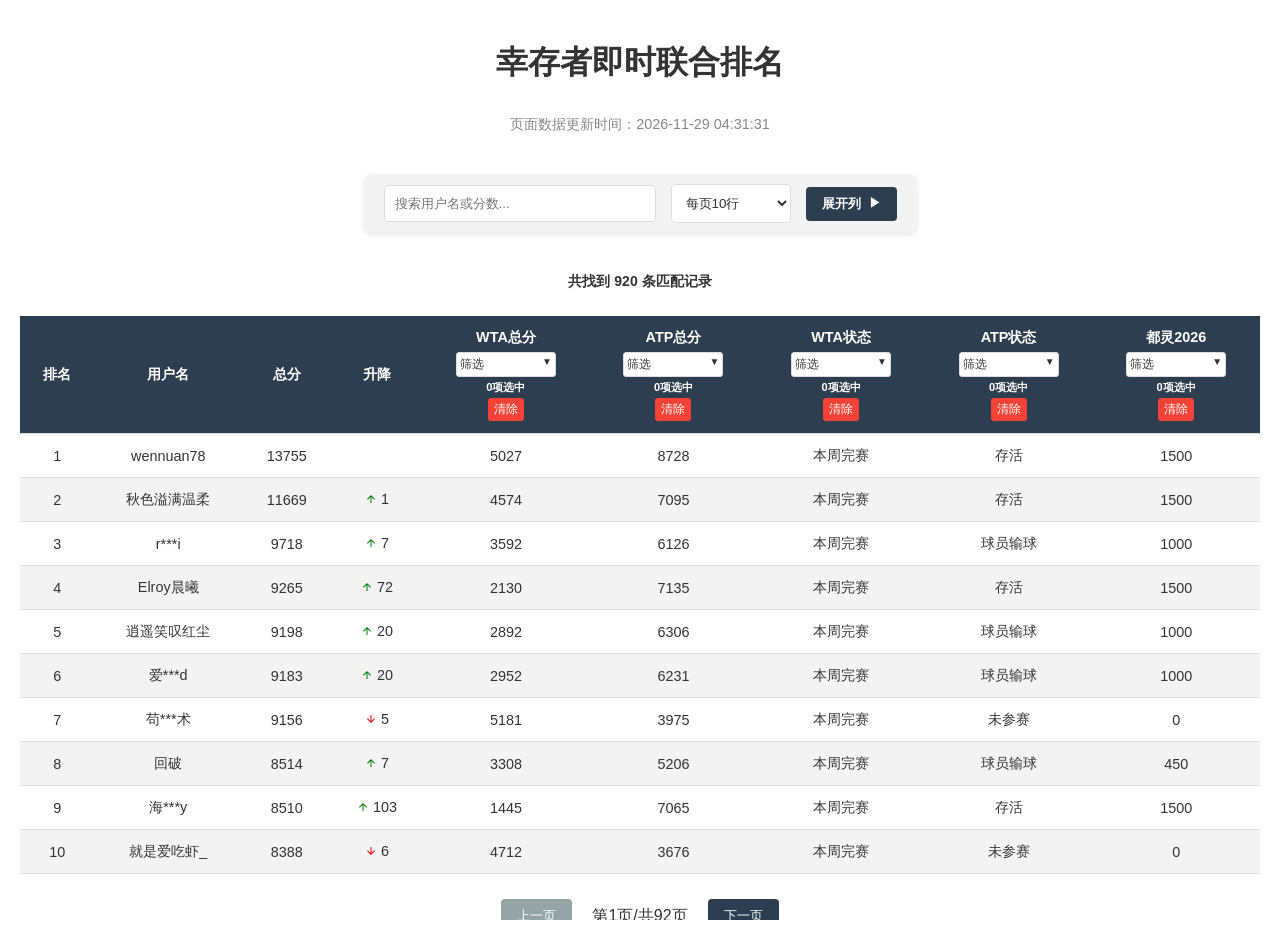
<file: combined_instant_ranking.html>
<!DOCTYPE html>
    <html lang="zh-CN">
    <head>
        <meta charset="UTF-8">
        <meta name="viewport" content="width=device-width, initial-scale=1.0">
        <title>幸存者即时联合排名</title>
        <style>
        :root {
            --bg-color: #ffffff;
            --text-color: #333333;
            --table-header-bg: #2c3e50;
            --table-header-text: #ffffff;
            --table-row-even: #f3f3f3;
            --table-row-hover: #f1f1f1;
            --table-border: #dddddd;
            --button-bg: #2c3e50;
            --button-text: white;
            --button-hover: #1a252f;
            --button-disabled: #95a5a6;
            --filter-bg: white;
            --filter-text: #333;
            --filter-hover: #f1f1f1;
            --filter-border: #ddd;
            --filter-shadow: rgba(0,0,0,0.2);
            --choice-info: #333;
            --choice-win: #1b7f3a;
            --choice-loss: #c62828;
            --stats-bg: #f2f2f2;
        }
        
        @media (prefers-color-scheme: dark) {
            :root {
                --bg-color: #121212;
                --text-color: #e0e0e0;
                --table-header-bg: #1a1a1a;
                --table-header-text: #ffffff;
                --table-row-even: #1e1e1e;
                --table-row-hover: #2a2a2a;
                --table-border: #444;
                --button-bg: #3a3a3a;
                --button-text: #e0e0e0;
                --button-hover: #4a4a4a;
                --button-disabled: #2a2a2a;
                --filter-bg: #2a2a2a;
                --filter-text: #e0e0e0;
                --filter-hover: #3a3a3a;
                --filter-border: #444;
                --filter-shadow: rgba(0,0,0,0.4);
                --choice-info: #e0e0e0;
                --choice-win: #4caf50;
                --choice-loss: #ef5350;
                --stats-bg: #2a2a2a;
            }
            
            .data-table tbody tr[style*="background-color: #e6f7ff"] {
                background-color: #003545 !important;
            }
            
            del {
                color: #777;
            }
        }
        
        body {
            font-family: Arial, sans-serif;
            margin: 20px;
            background-color: var(--bg-color);
            color: var(--text-color);
        }
        h1 {
            text-align: center;
            color: var(--text-color);
            margin-bottom: 30px;
        }
        .container {
            max-width: 100%;
            margin: 0 auto;
            overflow-x: auto;
            overflow-y: auto;
            min-height: 300px;
            max-height: 100vh;
        }
        .data-table {
            width: 100%;
            border-collapse: collapse;
            margin: 25px 0;
            font-size: 0.9em;
            min-width: 800px;
        }
        .data-table thead tr {
            background-color: var(--table-header-bg);
            color: var(--table-header-text);
            text-align: left;
        }
        .data-table th, 
        .data-table td {
            padding: 12px 15px;
            text-align: center;
            border-bottom: 1px solid var(--table-border);
        }
        .data-table tbody tr:nth-of-type(even) {
            background-color: var(--table-row-even);
        }
        .data-table tbody tr:last-of-type {
            border-bottom: 2px solid var(--table-border);
        }
        .data-table tbody tr:hover {
            background-color: var(--table-row-hover);
            font-weight: bold;
        }
        .data-table th {
            position: sticky;
            top: 0;
            background-color: var(--table-header-bg);
            z-index: 2;
        }
        .data-table thead {
            position: sticky;
            top: 0;
            z-index: 3;
        }
        .controls-container {
            margin: 20px 0;
            text-align: center;
            display: flex;
            justify-content: center;
            gap: 20px;
            align-items: center;
            flex-wrap: wrap;
        }
        #searchInput {
            padding: 10px;
            width: 300px;
            border: 1px solid var(--filter-border);
            border-radius: 4px;
            background-color: var(--filter-bg);
            color: var(--filter-text);
        }
        #rowsPerPage {
            padding: 10px;
            border: 1px solid var(--filter-border);
            border-radius: 4px;
            background-color: var(--filter-bg);
            color: var(--filter-text);
        }
        .pagination {
            display: flex;
            justify-content: center;
            margin: 20px 0;
            gap: 10px;
        }
        .pagination button {
            padding: 8px 16px;
            background-color: var(--button-bg);
            color: var(--button-text);
            border: none;
            border-radius: 4px;
            cursor: pointer;
        }
        .pagination button:hover {
            background-color: var(--button-hover);
        }
        .pagination button:disabled {
            background-color: var(--button-disabled);
            cursor: not-allowed;
        }
        .page-info {
            display: flex;
            align-items: center;
            padding: 0 10px;
        }
        .hidden {
            display: none;
        }
        .choice-info {
            margin: 10px auto 20px;
            text-align: center;
            font-size: 0.95em;
            color: var(--choice-info);
        }
        .choice-info ul {
            list-style: none;
            padding: 0;
            margin: 8px 0 0;
            display: flex;
            flex-direction: column;
            align-items: center;
            gap: 4px;
        }
        .choice-info li {
            display: block;
            margin: 0;
        }
        .choice-info li.choice-extra {
            display: none;
        }
        .choice-list.is-open li.choice-extra {
            display: block;
        }
        .choice-item.choice-win {
            color: var(--choice-win);
            font-weight: 600;
        }
        .choice-item.choice-loss {
            color: var(--choice-loss);
            font-weight: 600;
        }
        .choice-toggle {
            margin-top: 10px;
            padding: 4px 14px;
            font-size: 13px;
            border: 1px solid var(--filter-border);
            border-radius: 4px;
            background: var(--button-bg);
            color: var(--button-text);
            cursor: pointer;
        }
        .choice-toggle:hover {
            background: var(--button-hover);
        }
        /* 多选筛选控件样式 */
        .filter-container {
            display: flex;
            flex-direction: column;
            margin-top: 5px;
            align-items: center;
            justify-content: center;
        }
        .filter-dropdown {
            position: relative;
            display: inline-block;
        }
        .filter-button {
            width: 100px;
            padding: 3px;
            font-size: 12px;
            border: 1px solid var(--filter-border);
            border-radius: 3px;
            background-color: var(--filter-bg);
            cursor: pointer;
            text-align: left;
            overflow: hidden;
            text-overflow: ellipsis;
            white-space: nowrap;
            color: var(--filter-text);
        }
        .filter-button::after {
            content: "▼";
            float: right;
            font-size: 10px;
        }
        .filter-options {
            display: none;
            position: absolute;
            background-color: var(--filter-bg);
            min-width: 120px;
            max-height: 200px;
            overflow-y: auto;
            border: 1px solid var(--filter-border);
            border-radius: 3px;
            z-index: 100;
            box-shadow: 0 2px 5px var(--filter-shadow);
        }
        .filter-options.show {
            display: block;
        }
        .filter-option {
            padding: 5px 10px;
            cursor: pointer;
            display: flex;
            align-items: center;
            color: var(--filter-text);
            background-color: var(--filter-bg);
        }
        .filter-option:hover {
            background-color: var(--filter-hover);
        }
        .filter-option label {
            cursor: pointer;
            color: var(--filter-text);
            margin-left: 5px;
            width: 100%;
        }
        .filter-option input {
            margin-right: 5px;
            cursor: pointer;
        }
        .filter-option input:checked + label {
            font-weight: bold;
        }
        .filter-summary {
            font-size: 11px;
            color: var(table-header-text);
            margin-top: 3px;
            text-align: center;
        }
        .clear-button {
            padding: 3px 6px;
            margin-top: 3px;
            font-size: 12px;
            border: none;
            border-radius: 3px;
            background-color: #f44336;
            color: white;
            cursor: pointer;
        }
        .clear-button:hover {
            background-color: #d32f2f;
        }
        .match-count {
            text-align: center;
            margin: 10px 0;
            font-size: 14px;
            color: var(--text-color);
            font-weight: bold;
        }
        .select-all-container {
            display: flex;
            justify-content: space-between;
            padding: 5px 10px;
            border-bottom: 1px solid var(--table-border);
        }
        .select-all-btn, .deselect-all-btn {
            padding: 2px 5px;
            font-size: 11px;
            border: 1px solid var(--filter-border);
            border-radius: 3px;
            background-color: var(--filter-bg);
            cursor: pointer;
            color: var(--filter-text);
        }
        .select-all-btn:hover {
            background-color: var(--filter-hover);
        }
        .deselect-all-btn:hover {
            background-color: var(--filter-hover);
        }
        
        /* 统计表格样式 */
        #statsTable table {
            margin: 0 auto;
            border-collapse: collapse;
            border: 1px solid var(--table-border);
            font-size: 0.95em;
        }
        #statsTable th {
            background-color: var(--stats-bg);
            padding: 8px 12px;
            border: 1px solid var(--table-border);
        }
        #statsTable td {
            padding: 8px 12px;
            border: 1px solid var(--table-border);
        }
        .stats-container {
            margin: 20px auto;
            text-align: center;
            max-width: 800px;
        }
        .toggle-stats-btn {
            padding: 8px 16px;
            background-color: var(--button-bg);
            color: var(--button-text);
            border: none;
            border-radius: 4px;
            cursor: pointer;
            margin-bottom: 10px;
            transition: all 0.3s;
            display: inline-flex;
            align-items: center;
            justify-content: center;
            gap: 8px;
        }
        .toggle-stats-btn:hover {
            background-color: var(--button-hover);
        }
        .btn-text {
            font-weight: bold;
        }
        .arrow-icon {
            font-size: 0.8em;
            transition: transform 0.3s;
        }
        .stats-table {
            width: 100%;
            border-collapse: collapse;
            margin: 0 auto;
            font-size: 0.9em;
            background-color: var(--bg-color);
            color: var(--text-color);
        }
        .stats-table th {
            background-color: var(--table-header-bg);
            color: var(--table-header-text);
            padding: 8px 12px;
            border: 1px solid var(--table-border);
            text-align: center;
        }
        .stats-table td {
            padding: 8px 12px;
            border: 1px solid var(--table-border);
            text-align: center;
            background-color: var(--bg-color);
        }
        .stats-table tr:nth-child(even) td {
            background-color: var(--table-row-even);
        }
        .stats-table tr:hover td {
            background-color: var(--table-row-hover);
            font-weight: bold;
        }
        .hidden {
            display: none;
        }
        /* 新增的展开/收起按钮样式 */
        .controls-wrapper {
            display: flex;
            justify-content: center;
            margin: 20px 0;
        }
        
        .controls-container {
            display: flex;
            align-items: center;
            gap: 15px;
            background: var(--table-row-even);
            padding: 10px 20px;
            border-radius: 8px;
            box-shadow: 0 2px 5px rgba(0,0,0,0.1);
        }
        
        .expand-toggle-btn {
            padding: 8px 16px;
            background-color: var(--button-bg);
            color: var(--button-text);
            border: none;
            border-radius: 4px;
            cursor: pointer;
            transition: all 0.3s;
            display: inline-flex;
            align-items: center;
            justify-content: center;
            gap: 8px;
            font-weight: bold;
            white-space: nowrap;
        }
        
        .expand-toggle-btn:hover {
            background-color: var(--button-hover);
        }
        
        .expand-icon {
            font-size: 0.9em;
        }
        
        .collapsed .expandable-column {
            display: none;
        }

        .data-table tbody tr.has-picks {
            cursor: pointer;
        }

        .data-table tbody tr.has-picks:hover {
            background-color: var(--table-row-hover);
        }

        .data-table tbody tr.picks-open {
            box-shadow: inset 3px 0 0 #3498db;
        }

        .pick-detail-row td {
            background-color: var(--stats-bg);
            text-align: left;
            padding: 10px 16px;
            font-size: 0.95em;
            line-height: 1.6;
        }

        .pick-detail-label {
            font-weight: bold;
            margin-right: 8px;
        }
    </style>
    </head>
    <body>
        <div class="container">
            <h1>幸存者即时联合排名</h1>
            <div style="text-align: center; color: #888; font-size: 0.9em; margin-bottom: 10px;">
                页面数据更新时间：2026-11-29 04:31:31
            </div>
            
            
            
            <div class="controls-wrapper">
                <div class="controls-container">
                    <div>
                        <input type="text" id="searchInput" placeholder="搜索用户名或分数..." style="width: 250px;">
                    </div>
                    <div>
                        <select id="rowsPerPage" style="width: 120px;">
                            <option value="10">每页10行</option>
                            <option value="25">每页25行</option>
                            <option value="50">每页50行</option>
                            <option value="100">每页100行</option>
                            <option value="0">显示全部</option>
                        </select>
                    </div>
                    <button id="expandToggleBtn" class="expand-toggle-btn">
                        <span class="btn-text">展开列</span>
                        <span class="expand-icon">▶</span>
                    </button>
                </div>
            </div>
            <div id="matchCount" class="match-count">共找到 920 条记录</div>
            <div class="data-table-wrapper">
                <table class="dataframe dataframe data-table">
<thead>
<tr style="text-align: right;">
<th>排名</th>
<th>用户名</th>
<th>总分</th>
<th>升降</th>
<th>WTA总分</th>
<th>ATP总分</th>
<th>WTA状态</th>
<th>ATP状态</th>
<th>都灵2026</th>
</tr>
</thead>
<tbody>
<tr>
<td>1</td>
<td>wennuan78</td>
<td>13755</td>
<td></td>
<td>5027</td>
<td>8728</td>
<td>本周完赛</td>
<td>存活</td>
<td>1500</td>
</tr>
<tr>
<td>2</td>
<td>秋色溢满温柔</td>
<td>11669</td>
<td>
<span style="display: inline-flex; align-items: center;">
<svg fill="green" height="12" style="margin-right: 4px;" viewbox="0 0 24 24" width="12" xmlns="http://www.w3.org/2000/svg">
<path d="M4 12l1.41 1.41L11 7.83V20h2V7.83l5.59 5.58L20 12l-8-8-8 8z"></path>
</svg>1
</span>
</td>
<td>4574</td>
<td>7095</td>
<td>本周完赛</td>
<td>存活</td>
<td>1500</td>
</tr>
<tr>
<td>3</td>
<td>r***i</td>
<td>9718</td>
<td>
<span style="display: inline-flex; align-items: center;">
<svg fill="green" height="12" style="margin-right: 4px;" viewbox="0 0 24 24" width="12" xmlns="http://www.w3.org/2000/svg">
<path d="M4 12l1.41 1.41L11 7.83V20h2V7.83l5.59 5.58L20 12l-8-8-8 8z"></path>
</svg>7
</span>
</td>
<td>3592</td>
<td>6126</td>
<td>本周完赛</td>
<td>球员输球</td>
<td>1000</td>
</tr>
<tr>
<td>4</td>
<td>Elroy晨曦</td>
<td>9265</td>
<td>
<span style="display: inline-flex; align-items: center;">
<svg fill="green" height="12" style="margin-right: 4px;" viewbox="0 0 24 24" width="12" xmlns="http://www.w3.org/2000/svg">
<path d="M4 12l1.41 1.41L11 7.83V20h2V7.83l5.59 5.58L20 12l-8-8-8 8z"></path>
</svg>72
</span>
</td>
<td>2130</td>
<td>7135</td>
<td>本周完赛</td>
<td>存活</td>
<td>1500</td>
</tr>
<tr>
<td>5</td>
<td>逍遥笑叹红尘</td>
<td>9198</td>
<td>
<span style="display: inline-flex; align-items: center;">
<svg fill="green" height="12" style="margin-right: 4px;" viewbox="0 0 24 24" width="12" xmlns="http://www.w3.org/2000/svg">
<path d="M4 12l1.41 1.41L11 7.83V20h2V7.83l5.59 5.58L20 12l-8-8-8 8z"></path>
</svg>20
</span>
</td>
<td>2892</td>
<td>6306</td>
<td>本周完赛</td>
<td>球员输球</td>
<td>1000</td>
</tr>
<tr>
<td>6</td>
<td>爱***d</td>
<td>9183</td>
<td>
<span style="display: inline-flex; align-items: center;">
<svg fill="green" height="12" style="margin-right: 4px;" viewbox="0 0 24 24" width="12" xmlns="http://www.w3.org/2000/svg">
<path d="M4 12l1.41 1.41L11 7.83V20h2V7.83l5.59 5.58L20 12l-8-8-8 8z"></path>
</svg>20
</span>
</td>
<td>2952</td>
<td>6231</td>
<td>本周完赛</td>
<td>球员输球</td>
<td>1000</td>
</tr>
<tr>
<td>7</td>
<td>苟***术</td>
<td>9156</td>
<td>
<span style="display: inline-flex; align-items: center;">
<svg fill="red" height="12" style="margin-right: 4px;" viewbox="0 0 24 24" width="12" xmlns="http://www.w3.org/2000/svg">
<path d="M4 12l1.41-1.41L11 16.17V4h2v12.17l5.59-5.58L20 12l-8 8-8-8z"></path>
</svg>5
</span>
</td>
<td>5181</td>
<td>3975</td>
<td>本周完赛</td>
<td>未参赛</td>
<td>0</td>
</tr>
<tr>
<td>8</td>
<td>回破</td>
<td>8514</td>
<td>
<span style="display: inline-flex; align-items: center;">
<svg fill="green" height="12" style="margin-right: 4px;" viewbox="0 0 24 24" width="12" xmlns="http://www.w3.org/2000/svg">
<path d="M4 12l1.41 1.41L11 7.83V20h2V7.83l5.59 5.58L20 12l-8-8-8 8z"></path>
</svg>7
</span>
</td>
<td>3308</td>
<td>5206</td>
<td>本周完赛</td>
<td>球员输球</td>
<td>450</td>
</tr>
<tr>
<td>9</td>
<td>海***y</td>
<td>8510</td>
<td>
<span style="display: inline-flex; align-items: center;">
<svg fill="green" height="12" style="margin-right: 4px;" viewbox="0 0 24 24" width="12" xmlns="http://www.w3.org/2000/svg">
<path d="M4 12l1.41 1.41L11 7.83V20h2V7.83l5.59 5.58L20 12l-8-8-8 8z"></path>
</svg>103
</span>
</td>
<td>1445</td>
<td>7065</td>
<td>本周完赛</td>
<td>存活</td>
<td>1500</td>
</tr>
<tr>
<td>10</td>
<td>就是爱吃虾_</td>
<td>8388</td>
<td>
<span style="display: inline-flex; align-items: center;">
<svg fill="red" height="12" style="margin-right: 4px;" viewbox="0 0 24 24" width="12" xmlns="http://www.w3.org/2000/svg">
<path d="M4 12l1.41-1.41L11 16.17V4h2v12.17l5.59-5.58L20 12l-8 8-8-8z"></path>
</svg>6
</span>
</td>
<td>4712</td>
<td>3676</td>
<td>本周完赛</td>
<td>未参赛</td>
<td>0</td>
</tr>
<tr>
<td>11</td>
<td>samsonyip</td>
<td>8301</td>
<td>
<span style="display: inline-flex; align-items: center;">
<svg fill="red" height="12" style="margin-right: 4px;" viewbox="0 0 24 24" width="12" xmlns="http://www.w3.org/2000/svg">
<path d="M4 12l1.41-1.41L11 16.17V4h2v12.17l5.59-5.58L20 12l-8 8-8-8z"></path>
</svg>6
</span>
</td>
<td>5196</td>
<td>3105</td>
<td>本周完赛</td>
<td>未参赛</td>
<td>0</td>
</tr>
<tr>
<td>12</td>
<td>一位神秘的来Ke</td>
<td>8289</td>
<td>
<span style="display: inline-flex; align-items: center;">
<svg fill="red" height="12" style="margin-right: 4px;" viewbox="0 0 24 24" width="12" xmlns="http://www.w3.org/2000/svg">
<path d="M4 12l1.41-1.41L11 16.17V4h2v12.17l5.59-5.58L20 12l-8 8-8-8z"></path>
</svg>6
</span>
</td>
<td>4809</td>
<td>3480</td>
<td>本周完赛</td>
<td>未参赛</td>
<td>0</td>
</tr>
<tr>
<td>13</td>
<td>吴三饼</td>
<td>8172</td>
<td>
<span style="display: inline-flex; align-items: center;">
<svg fill="red" height="12" style="margin-right: 4px;" viewbox="0 0 24 24" width="12" xmlns="http://www.w3.org/2000/svg">
<path d="M4 12l1.41-1.41L11 16.17V4h2v12.17l5.59-5.58L20 12l-8 8-8-8z"></path>
</svg>6
</span>
</td>
<td>5296</td>
<td>2876</td>
<td>本周完赛</td>
<td>未参赛</td>
<td>0</td>
</tr>
<tr>
<td>14</td>
<td>滑板2号</td>
<td>7862</td>
<td>
<span style="display: inline-flex; align-items: center;">
<svg fill="red" height="12" style="margin-right: 4px;" viewbox="0 0 24 24" width="12" xmlns="http://www.w3.org/2000/svg">
<path d="M4 12l1.41-1.41L11 16.17V4h2v12.17l5.59-5.58L20 12l-8 8-8-8z"></path>
</svg>6
</span>
</td>
<td>4312</td>
<td>3550</td>
<td>本周完赛</td>
<td>未参赛</td>
<td>0</td>
</tr>
<tr>
<td>15</td>
<td>p***7</td>
<td>7854</td>
<td>
<span style="display: inline-flex; align-items: center;">
<svg fill="red" height="12" style="margin-right: 4px;" viewbox="0 0 24 24" width="12" xmlns="http://www.w3.org/2000/svg">
<path d="M4 12l1.41-1.41L11 16.17V4h2v12.17l5.59-5.58L20 12l-8 8-8-8z"></path>
</svg>6
</span>
</td>
<td>4593</td>
<td>3261</td>
<td>本周完赛</td>
<td>未参赛</td>
<td>0</td>
</tr>
<tr>
<td>16</td>
<td>洋葱葱葱葱葱葱葱啊</td>
<td>7718</td>
<td>
<span style="display: inline-flex; align-items: center;">
<svg fill="red" height="12" style="margin-right: 4px;" viewbox="0 0 24 24" width="12" xmlns="http://www.w3.org/2000/svg">
<path d="M4 12l1.41-1.41L11 16.17V4h2v12.17l5.59-5.58L20 12l-8 8-8-8z"></path>
</svg>6
</span>
</td>
<td>3914</td>
<td>3804</td>
<td>本周完赛</td>
<td>未参赛</td>
<td>0</td>
</tr>
<tr>
<td>17</td>
<td>稀有的木臼犬</td>
<td>7700</td>
<td>
<span style="display: inline-flex; align-items: center;">
<svg fill="red" height="12" style="margin-right: 4px;" viewbox="0 0 24 24" width="12" xmlns="http://www.w3.org/2000/svg">
<path d="M4 12l1.41-1.41L11 16.17V4h2v12.17l5.59-5.58L20 12l-8 8-8-8z"></path>
</svg>5
</span>
</td>
<td>5055</td>
<td>2645</td>
<td>本周完赛</td>
<td>未参赛</td>
<td>0</td>
</tr>
<tr>
<td>18</td>
<td>马仙洪_</td>
<td>7657</td>
<td>
<span style="display: inline-flex; align-items: center;">
<svg fill="red" height="12" style="margin-right: 4px;" viewbox="0 0 24 24" width="12" xmlns="http://www.w3.org/2000/svg">
<path d="M4 12l1.41-1.41L11 16.17V4h2v12.17l5.59-5.58L20 12l-8 8-8-8z"></path>
</svg>5
</span>
</td>
<td>4403</td>
<td>3254</td>
<td>本周完赛</td>
<td>未参赛</td>
<td>0</td>
</tr>
<tr>
<td>19</td>
<td>ElvisD95</td>
<td>7652</td>
<td>
<span style="display: inline-flex; align-items: center;">
<svg fill="red" height="12" style="margin-right: 4px;" viewbox="0 0 24 24" width="12" xmlns="http://www.w3.org/2000/svg">
<path d="M4 12l1.41-1.41L11 16.17V4h2v12.17l5.59-5.58L20 12l-8 8-8-8z"></path>
</svg>5
</span>
</td>
<td>3672</td>
<td>3980</td>
<td>本周完赛</td>
<td>未参赛</td>
<td>0</td>
</tr>
<tr>
<td>20</td>
<td>BORIS-_-i</td>
<td>7590</td>
<td>
<span style="display: inline-flex; align-items: center;">
<svg fill="red" height="12" style="margin-right: 4px;" viewbox="0 0 24 24" width="12" xmlns="http://www.w3.org/2000/svg">
<path d="M4 12l1.41-1.41L11 16.17V4h2v12.17l5.59-5.58L20 12l-8 8-8-8z"></path>
</svg>4
</span>
</td>
<td>4544</td>
<td>3046</td>
<td>本周完赛</td>
<td>未参赛</td>
<td>0</td>
</tr>
<tr>
<td>21</td>
<td>大满贯的W</td>
<td>7544</td>
<td>
<span style="display: inline-flex; align-items: center;">
<svg fill="red" height="12" style="margin-right: 4px;" viewbox="0 0 24 24" width="12" xmlns="http://www.w3.org/2000/svg">
<path d="M4 12l1.41-1.41L11 16.17V4h2v12.17l5.59-5.58L20 12l-8 8-8-8z"></path>
</svg>4
</span>
</td>
<td>5469</td>
<td>2075</td>
<td>本周完赛</td>
<td>未参赛</td>
<td>0</td>
</tr>
<tr>
<td>22</td>
<td>aeonbert</td>
<td>7497</td>
<td>
<span style="display: inline-flex; align-items: center;">
<svg fill="red" height="12" style="margin-right: 4px;" viewbox="0 0 24 24" width="12" xmlns="http://www.w3.org/2000/svg">
<path d="M4 12l1.41-1.41L11 16.17V4h2v12.17l5.59-5.58L20 12l-8 8-8-8z"></path>
</svg>4
</span>
</td>
<td>4362</td>
<td>3135</td>
<td>本周完赛</td>
<td>未参赛</td>
<td>0</td>
</tr>
<tr>
<td>23</td>
<td>152*****282</td>
<td>7485</td>
<td>
<span style="display: inline-flex; align-items: center;">
<svg fill="red" height="12" style="margin-right: 4px;" viewbox="0 0 24 24" width="12" xmlns="http://www.w3.org/2000/svg">
<path d="M4 12l1.41-1.41L11 16.17V4h2v12.17l5.59-5.58L20 12l-8 8-8-8z"></path>
</svg>4
</span>
</td>
<td>4874</td>
<td>2611</td>
<td>本周完赛</td>
<td>未参赛</td>
<td>0</td>
</tr>
<tr>
<td>24</td>
<td>impum</td>
<td>7449</td>
<td>
<span style="display: inline-flex; align-items: center;">
<svg fill="red" height="12" style="margin-right: 4px;" viewbox="0 0 24 24" width="12" xmlns="http://www.w3.org/2000/svg">
<path d="M4 12l1.41-1.41L11 16.17V4h2v12.17l5.59-5.58L20 12l-8 8-8-8z"></path>
</svg>4
</span>
</td>
<td>3891</td>
<td>3558</td>
<td>本周完赛</td>
<td>未参赛</td>
<td>0</td>
</tr>
<tr>
<td>25</td>
<td>萨卡外</td>
<td>7401</td>
<td>
<span style="display: inline-flex; align-items: center;">
<svg fill="red" height="12" style="margin-right: 4px;" viewbox="0 0 24 24" width="12" xmlns="http://www.w3.org/2000/svg">
<path d="M4 12l1.41-1.41L11 16.17V4h2v12.17l5.59-5.58L20 12l-8 8-8-8z"></path>
</svg>4
</span>
</td>
<td>4795</td>
<td>2606</td>
<td>本周完赛</td>
<td>未参赛</td>
<td>0</td>
</tr>
<tr>
<td>26</td>
<td>131*****034</td>
<td>7275</td>
<td>
<span style="display: inline-flex; align-items: center;">
<svg fill="red" height="12" style="margin-right: 4px;" viewbox="0 0 24 24" width="12" xmlns="http://www.w3.org/2000/svg">
<path d="M4 12l1.41-1.41L11 16.17V4h2v12.17l5.59-5.58L20 12l-8 8-8-8z"></path>
</svg>4
</span>
</td>
<td>4076</td>
<td>3199</td>
<td>本周完赛</td>
<td>未参赛</td>
<td>0</td>
</tr>
<tr>
<td>27</td>
<td>荞二皮</td>
<td>7223</td>
<td>
<span style="display: inline-flex; align-items: center;">
<svg fill="red" height="12" style="margin-right: 4px;" viewbox="0 0 24 24" width="12" xmlns="http://www.w3.org/2000/svg">
<path d="M4 12l1.41-1.41L11 16.17V4h2v12.17l5.59-5.58L20 12l-8 8-8-8z"></path>
</svg>4
</span>
</td>
<td>3217</td>
<td>4006</td>
<td>本周完赛</td>
<td>未参赛</td>
<td>0</td>
</tr>
<tr>
<td>28</td>
<td>弗外外茨</td>
<td>7206</td>
<td>
<span style="display: inline-flex; align-items: center;">
<svg fill="red" height="12" style="margin-right: 4px;" viewbox="0 0 24 24" width="12" xmlns="http://www.w3.org/2000/svg">
<path d="M4 12l1.41-1.41L11 16.17V4h2v12.17l5.59-5.58L20 12l-8 8-8-8z"></path>
</svg>4
</span>
</td>
<td>4930</td>
<td>2276</td>
<td>本周完赛</td>
<td>未参赛</td>
<td>0</td>
</tr>
<tr>
<td>29</td>
<td>M***y</td>
<td>7177</td>
<td>
<span style="display: inline-flex; align-items: center;">
<svg fill="red" height="12" style="margin-right: 4px;" viewbox="0 0 24 24" width="12" xmlns="http://www.w3.org/2000/svg">
<path d="M4 12l1.41-1.41L11 16.17V4h2v12.17l5.59-5.58L20 12l-8 8-8-8z"></path>
</svg>2
</span>
</td>
<td>3481</td>
<td>3696</td>
<td>本周完赛</td>
<td>未参赛</td>
<td>0</td>
</tr>
<tr>
<td>30</td>
<td>卷毛Flis</td>
<td>7119</td>
<td>
<span style="display: inline-flex; align-items: center;">
<svg fill="red" height="12" style="margin-right: 4px;" viewbox="0 0 24 24" width="12" xmlns="http://www.w3.org/2000/svg">
<path d="M4 12l1.41-1.41L11 16.17V4h2v12.17l5.59-5.58L20 12l-8 8-8-8z"></path>
</svg>2
</span>
</td>
<td>3033</td>
<td>4086</td>
<td>本周完赛</td>
<td>未参赛</td>
<td>0</td>
</tr>
<tr>
<td>31</td>
<td>胡一统居士</td>
<td>7053</td>
<td>
<span style="display: inline-flex; align-items: center;">
<svg fill="red" height="12" style="margin-right: 4px;" viewbox="0 0 24 24" width="12" xmlns="http://www.w3.org/2000/svg">
<path d="M4 12l1.41-1.41L11 16.17V4h2v12.17l5.59-5.58L20 12l-8 8-8-8z"></path>
</svg>2
</span>
</td>
<td>4530</td>
<td>2523</td>
<td>本周完赛</td>
<td>未参赛</td>
<td>0</td>
</tr>
<tr>
<td>32</td>
<td>天邪幻世</td>
<td>7021</td>
<td>
<span style="display: inline-flex; align-items: center;">
<svg fill="red" height="12" style="margin-right: 4px;" viewbox="0 0 24 24" width="12" xmlns="http://www.w3.org/2000/svg">
<path d="M4 12l1.41-1.41L11 16.17V4h2v12.17l5.59-5.58L20 12l-8 8-8-8z"></path>
</svg>2
</span>
</td>
<td>4275</td>
<td>2746</td>
<td>本周完赛</td>
<td>未参赛</td>
<td>0</td>
</tr>
<tr>
<td>33</td>
<td>第7路单车</td>
<td>6997</td>
<td>
<span style="display: inline-flex; align-items: center;">
<svg fill="red" height="12" style="margin-right: 4px;" viewbox="0 0 24 24" width="12" xmlns="http://www.w3.org/2000/svg">
<path d="M4 12l1.41-1.41L11 16.17V4h2v12.17l5.59-5.58L20 12l-8 8-8-8z"></path>
</svg>2
</span>
</td>
<td>4938</td>
<td>2059</td>
<td>本周完赛</td>
<td>未参赛</td>
<td>0</td>
</tr>
<tr>
<td>34</td>
<td>薄荷奶绿不加冰_</td>
<td>6994</td>
<td>
<span style="display: inline-flex; align-items: center;">
<svg fill="red" height="12" style="margin-right: 4px;" viewbox="0 0 24 24" width="12" xmlns="http://www.w3.org/2000/svg">
<path d="M4 12l1.41-1.41L11 16.17V4h2v12.17l5.59-5.58L20 12l-8 8-8-8z"></path>
</svg>2
</span>
</td>
<td>4873</td>
<td>2121</td>
<td>本周完赛</td>
<td>未参赛</td>
<td>0</td>
</tr>
<tr>
<td>35</td>
<td>网球评级update</td>
<td>6993</td>
<td>
<span style="display: inline-flex; align-items: center;">
<svg fill="red" height="12" style="margin-right: 4px;" viewbox="0 0 24 24" width="12" xmlns="http://www.w3.org/2000/svg">
<path d="M4 12l1.41-1.41L11 16.17V4h2v12.17l5.59-5.58L20 12l-8 8-8-8z"></path>
</svg>2
</span>
</td>
<td>4322</td>
<td>2671</td>
<td>本周完赛</td>
<td>未参赛</td>
<td>0</td>
</tr>
<tr>
<td>36</td>
<td>说出吾名_吓汝一跳-</td>
<td>6978</td>
<td>
<span style="display: inline-flex; align-items: center;">
<svg fill="red" height="12" style="margin-right: 4px;" viewbox="0 0 24 24" width="12" xmlns="http://www.w3.org/2000/svg">
<path d="M4 12l1.41-1.41L11 16.17V4h2v12.17l5.59-5.58L20 12l-8 8-8-8z"></path>
</svg>2
</span>
</td>
<td>4338</td>
<td>2640</td>
<td>本周完赛</td>
<td>未参赛</td>
<td>0</td>
</tr>
<tr>
<td>37</td>
<td>嗨嗨嗨改名字好难</td>
<td>6975</td>
<td>
<span style="display: inline-flex; align-items: center;">
<svg fill="red" height="12" style="margin-right: 4px;" viewbox="0 0 24 24" width="12" xmlns="http://www.w3.org/2000/svg">
<path d="M4 12l1.41-1.41L11 16.17V4h2v12.17l5.59-5.58L20 12l-8 8-8-8z"></path>
</svg>2
</span>
</td>
<td>3761</td>
<td>3214</td>
<td>本周完赛</td>
<td>未参赛</td>
<td>0</td>
</tr>
<tr>
<td>38</td>
<td>WintheTiebreak</td>
<td>6960</td>
<td>
<span style="display: inline-flex; align-items: center;">
<svg fill="red" height="12" style="margin-right: 4px;" viewbox="0 0 24 24" width="12" xmlns="http://www.w3.org/2000/svg">
<path d="M4 12l1.41-1.41L11 16.17V4h2v12.17l5.59-5.58L20 12l-8 8-8-8z"></path>
</svg>2
</span>
</td>
<td>4474</td>
<td>2486</td>
<td>本周完赛</td>
<td>未参赛</td>
<td>0</td>
</tr>
<tr>
<td>39</td>
<td>萌***尼</td>
<td>6949</td>
<td>
<span style="display: inline-flex; align-items: center;">
<svg fill="red" height="12" style="margin-right: 4px;" viewbox="0 0 24 24" width="12" xmlns="http://www.w3.org/2000/svg">
<path d="M4 12l1.41-1.41L11 16.17V4h2v12.17l5.59-5.58L20 12l-8 8-8-8z"></path>
</svg>2
</span>
</td>
<td>3400</td>
<td>3549</td>
<td>本周完赛</td>
<td>未参赛</td>
<td>0</td>
</tr>
<tr>
<td>40</td>
<td>这位沈女士</td>
<td>6940</td>
<td>
<span style="display: inline-flex; align-items: center;">
<svg fill="red" height="12" style="margin-right: 4px;" viewbox="0 0 24 24" width="12" xmlns="http://www.w3.org/2000/svg">
<path d="M4 12l1.41-1.41L11 16.17V4h2v12.17l5.59-5.58L20 12l-8 8-8-8z"></path>
</svg>2
</span>
</td>
<td>3935</td>
<td>3005</td>
<td>本周完赛</td>
<td>未参赛</td>
<td>0</td>
</tr>
<tr>
<td>41</td>
<td>tenfoynis</td>
<td>6932</td>
<td>
<span style="display: inline-flex; align-items: center;">
<svg fill="red" height="12" style="margin-right: 4px;" viewbox="0 0 24 24" width="12" xmlns="http://www.w3.org/2000/svg">
<path d="M4 12l1.41-1.41L11 16.17V4h2v12.17l5.59-5.58L20 12l-8 8-8-8z"></path>
</svg>2
</span>
</td>
<td>3012</td>
<td>3920</td>
<td>本周完赛</td>
<td>未参赛</td>
<td>0</td>
</tr>
<tr>
<td>42</td>
<td>__Novak__</td>
<td>6869</td>
<td>
<span style="display: inline-flex; align-items: center;">
<svg fill="red" height="12" style="margin-right: 4px;" viewbox="0 0 24 24" width="12" xmlns="http://www.w3.org/2000/svg">
<path d="M4 12l1.41-1.41L11 16.17V4h2v12.17l5.59-5.58L20 12l-8 8-8-8z"></path>
</svg>2
</span>
</td>
<td>3691</td>
<td>3178</td>
<td>本周完赛</td>
<td>未参赛</td>
<td>0</td>
</tr>
<tr>
<td>43</td>
<td>白云静水</td>
<td>6865</td>
<td>
<span style="display: inline-flex; align-items: center;">
<svg fill="red" height="12" style="margin-right: 4px;" viewbox="0 0 24 24" width="12" xmlns="http://www.w3.org/2000/svg">
<path d="M4 12l1.41-1.41L11 16.17V4h2v12.17l5.59-5.58L20 12l-8 8-8-8z"></path>
</svg>2
</span>
</td>
<td>4967</td>
<td>1898</td>
<td>本周完赛</td>
<td>未参赛</td>
<td>0</td>
</tr>
<tr>
<td>44</td>
<td>Oreache</td>
<td>6830</td>
<td>
<span style="display: inline-flex; align-items: center;">
<svg fill="red" height="12" style="margin-right: 4px;" viewbox="0 0 24 24" width="12" xmlns="http://www.w3.org/2000/svg">
<path d="M4 12l1.41-1.41L11 16.17V4h2v12.17l5.59-5.58L20 12l-8 8-8-8z"></path>
</svg>2
</span>
</td>
<td>4081</td>
<td>2749</td>
<td>本周完赛</td>
<td>未参赛</td>
<td>0</td>
</tr>
<tr>
<td>45</td>
<td>Aeonbert</td>
<td>6818</td>
<td>
<span style="display: inline-flex; align-items: center;">
<svg fill="red" height="12" style="margin-right: 4px;" viewbox="0 0 24 24" width="12" xmlns="http://www.w3.org/2000/svg">
<path d="M4 12l1.41-1.41L11 16.17V4h2v12.17l5.59-5.58L20 12l-8 8-8-8z"></path>
</svg>2
</span>
</td>
<td>4423</td>
<td>2395</td>
<td>本周完赛</td>
<td>未参赛</td>
<td>0</td>
</tr>
<tr>
<td>46</td>
<td>吡***吩</td>
<td>6777</td>
<td>
<span style="display: inline-flex; align-items: center;">
<svg fill="red" height="12" style="margin-right: 4px;" viewbox="0 0 24 24" width="12" xmlns="http://www.w3.org/2000/svg">
<path d="M4 12l1.41-1.41L11 16.17V4h2v12.17l5.59-5.58L20 12l-8 8-8-8z"></path>
</svg>2
</span>
</td>
<td>3082</td>
<td>3695</td>
<td>本周完赛</td>
<td>未参赛</td>
<td>0</td>
</tr>
<tr>
<td>47</td>
<td>强化型米斯prototype</td>
<td>6763</td>
<td>
<span style="display: inline-flex; align-items: center;">
<svg fill="red" height="12" style="margin-right: 4px;" viewbox="0 0 24 24" width="12" xmlns="http://www.w3.org/2000/svg">
<path d="M4 12l1.41-1.41L11 16.17V4h2v12.17l5.59-5.58L20 12l-8 8-8-8z"></path>
</svg>2
</span>
</td>
<td>2677</td>
<td>4086</td>
<td>本周完赛</td>
<td>未参赛</td>
<td>0</td>
</tr>
<tr>
<td>48</td>
<td>法拉利策略组</td>
<td>6724</td>
<td>
<span style="display: inline-flex; align-items: center;">
<svg fill="red" height="12" style="margin-right: 4px;" viewbox="0 0 24 24" width="12" xmlns="http://www.w3.org/2000/svg">
<path d="M4 12l1.41-1.41L11 16.17V4h2v12.17l5.59-5.58L20 12l-8 8-8-8z"></path>
</svg>2
</span>
</td>
<td>4276</td>
<td>2448</td>
<td>本周完赛</td>
<td>未参赛</td>
<td>0</td>
</tr>
<tr>
<td>49</td>
<td>Dylan Byron</td>
<td>6713</td>
<td>
<span style="display: inline-flex; align-items: center;">
<svg fill="red" height="12" style="margin-right: 4px;" viewbox="0 0 24 24" width="12" xmlns="http://www.w3.org/2000/svg">
<path d="M4 12l1.41-1.41L11 16.17V4h2v12.17l5.59-5.58L20 12l-8 8-8-8z"></path>
</svg>2
</span>
</td>
<td>4864</td>
<td>1849</td>
<td>本周完赛</td>
<td>未参赛</td>
<td>0</td>
</tr>
<tr>
<td>50</td>
<td>为你而来呀</td>
<td>6688</td>
<td>
<span style="display: inline-flex; align-items: center;">
<svg fill="red" height="12" style="margin-right: 4px;" viewbox="0 0 24 24" width="12" xmlns="http://www.w3.org/2000/svg">
<path d="M4 12l1.41-1.41L11 16.17V4h2v12.17l5.59-5.58L20 12l-8 8-8-8z"></path>
</svg>2
</span>
</td>
<td>3462</td>
<td>3226</td>
<td>本周完赛</td>
<td>未参赛</td>
<td>0</td>
</tr>
<tr>
<td>51</td>
<td>Dylan Bai</td>
<td>6657</td>
<td>
<span style="display: inline-flex; align-items: center;">
<svg fill="red" height="12" style="margin-right: 4px;" viewbox="0 0 24 24" width="12" xmlns="http://www.w3.org/2000/svg">
<path d="M4 12l1.41-1.41L11 16.17V4h2v12.17l5.59-5.58L20 12l-8 8-8-8z"></path>
</svg>2
</span>
</td>
<td>3509</td>
<td>3148</td>
<td>本周完赛</td>
<td>未参赛</td>
<td>0</td>
</tr>
<tr>
<td>52</td>
<td>Earth球球</td>
<td>6652</td>
<td>
<span style="display: inline-flex; align-items: center;">
<svg fill="red" height="12" style="margin-right: 4px;" viewbox="0 0 24 24" width="12" xmlns="http://www.w3.org/2000/svg">
<path d="M4 12l1.41-1.41L11 16.17V4h2v12.17l5.59-5.58L20 12l-8 8-8-8z"></path>
</svg>2
</span>
</td>
<td>3876</td>
<td>2776</td>
<td>本周完赛</td>
<td>未参赛</td>
<td>0</td>
</tr>
<tr>
<td>53</td>
<td>羊哈奇</td>
<td>6645</td>
<td>
<span style="display: inline-flex; align-items: center;">
<svg fill="red" height="12" style="margin-right: 4px;" viewbox="0 0 24 24" width="12" xmlns="http://www.w3.org/2000/svg">
<path d="M4 12l1.41-1.41L11 16.17V4h2v12.17l5.59-5.58L20 12l-8 8-8-8z"></path>
</svg>2
</span>
</td>
<td>4592</td>
<td>2053</td>
<td>本周完赛</td>
<td>未参赛</td>
<td>0</td>
</tr>
<tr>
<td>54</td>
<td>年终的W</td>
<td>6615</td>
<td>
<span style="display: inline-flex; align-items: center;">
<svg fill="red" height="12" style="margin-right: 4px;" viewbox="0 0 24 24" width="12" xmlns="http://www.w3.org/2000/svg">
<path d="M4 12l1.41-1.41L11 16.17V4h2v12.17l5.59-5.58L20 12l-8 8-8-8z"></path>
</svg>2
</span>
</td>
<td>2697</td>
<td>3918</td>
<td>本周完赛</td>
<td>未参赛</td>
<td>0</td>
</tr>
<tr>
<td>55</td>
<td>板尼哟</td>
<td>6613</td>
<td>
<span style="display: inline-flex; align-items: center;">
<svg fill="red" height="12" style="margin-right: 4px;" viewbox="0 0 24 24" width="12" xmlns="http://www.w3.org/2000/svg">
<path d="M4 12l1.41-1.41L11 16.17V4h2v12.17l5.59-5.58L20 12l-8 8-8-8z"></path>
</svg>2
</span>
</td>
<td>3992</td>
<td>2621</td>
<td>本周完赛</td>
<td>未参赛</td>
<td>0</td>
</tr>
<tr>
<td>56</td>
<td>Dagenais</td>
<td>6609</td>
<td>
<span style="display: inline-flex; align-items: center;">
<svg fill="red" height="12" style="margin-right: 4px;" viewbox="0 0 24 24" width="12" xmlns="http://www.w3.org/2000/svg">
<path d="M4 12l1.41-1.41L11 16.17V4h2v12.17l5.59-5.58L20 12l-8 8-8-8z"></path>
</svg>2
</span>
</td>
<td>2774</td>
<td>3835</td>
<td>本周完赛</td>
<td>未参赛</td>
<td>0</td>
</tr>
<tr>
<td>57</td>
<td>RV--RV</td>
<td>6597</td>
<td>
<span style="display: inline-flex; align-items: center;">
<svg fill="red" height="12" style="margin-right: 4px;" viewbox="0 0 24 24" width="12" xmlns="http://www.w3.org/2000/svg">
<path d="M4 12l1.41-1.41L11 16.17V4h2v12.17l5.59-5.58L20 12l-8 8-8-8z"></path>
</svg>2
</span>
</td>
<td>4791</td>
<td>1806</td>
<td>本周完赛</td>
<td>未参赛</td>
<td>0</td>
</tr>
<tr>
<td>58</td>
<td>马戏团冠军</td>
<td>6590</td>
<td>
<span style="display: inline-flex; align-items: center;">
<svg fill="red" height="12" style="margin-right: 4px;" viewbox="0 0 24 24" width="12" xmlns="http://www.w3.org/2000/svg">
<path d="M4 12l1.41-1.41L11 16.17V4h2v12.17l5.59-5.58L20 12l-8 8-8-8z"></path>
</svg>2
</span>
</td>
<td>3930</td>
<td>2660</td>
<td>本周完赛</td>
<td>未参赛</td>
<td>0</td>
</tr>
<tr>
<td>59</td>
<td>Elroy ZHANG</td>
<td>6562</td>
<td>
<span style="display: inline-flex; align-items: center;">
<svg fill="red" height="12" style="margin-right: 4px;" viewbox="0 0 24 24" width="12" xmlns="http://www.w3.org/2000/svg">
<path d="M4 12l1.41-1.41L11 16.17V4h2v12.17l5.59-5.58L20 12l-8 8-8-8z"></path>
</svg>2
</span>
</td>
<td>4461</td>
<td>2101</td>
<td>本周完赛</td>
<td>未参赛</td>
<td>0</td>
</tr>
<tr>
<td>60</td>
<td>z***4</td>
<td>6527</td>
<td>
<span style="display: inline-flex; align-items: center;">
<svg fill="red" height="12" style="margin-right: 4px;" viewbox="0 0 24 24" width="12" xmlns="http://www.w3.org/2000/svg">
<path d="M4 12l1.41-1.41L11 16.17V4h2v12.17l5.59-5.58L20 12l-8 8-8-8z"></path>
</svg>2
</span>
</td>
<td>3728</td>
<td>2799</td>
<td>本周完赛</td>
<td>未参赛</td>
<td>0</td>
</tr>
<tr>
<td>61</td>
<td>青花比目</td>
<td>6524</td>
<td>
<span style="display: inline-flex; align-items: center;">
<svg fill="red" height="12" style="margin-right: 4px;" viewbox="0 0 24 24" width="12" xmlns="http://www.w3.org/2000/svg">
<path d="M4 12l1.41-1.41L11 16.17V4h2v12.17l5.59-5.58L20 12l-8 8-8-8z"></path>
</svg>2
</span>
</td>
<td>3098</td>
<td>3426</td>
<td>本周完赛</td>
<td>未参赛</td>
<td>0</td>
</tr>
<tr>
<td>62</td>
<td>moommomoommo</td>
<td>6504</td>
<td>
<span style="display: inline-flex; align-items: center;">
<svg fill="red" height="12" style="margin-right: 4px;" viewbox="0 0 24 24" width="12" xmlns="http://www.w3.org/2000/svg">
<path d="M4 12l1.41-1.41L11 16.17V4h2v12.17l5.59-5.58L20 12l-8 8-8-8z"></path>
</svg>2
</span>
</td>
<td>3400</td>
<td>3104</td>
<td>本周完赛</td>
<td>未参赛</td>
<td>0</td>
</tr>
<tr>
<td>63</td>
<td>相信科学是非明</td>
<td>6493</td>
<td>
<span style="display: inline-flex; align-items: center;">
<svg fill="red" height="12" style="margin-right: 4px;" viewbox="0 0 24 24" width="12" xmlns="http://www.w3.org/2000/svg">
<path d="M4 12l1.41-1.41L11 16.17V4h2v12.17l5.59-5.58L20 12l-8 8-8-8z"></path>
</svg>2
</span>
</td>
<td>3127</td>
<td>3366</td>
<td>本周完赛</td>
<td>未参赛</td>
<td>0</td>
</tr>
<tr>
<td>64</td>
<td>victorgc</td>
<td>6474</td>
<td>
<span style="display: inline-flex; align-items: center;">
<svg fill="red" height="12" style="margin-right: 4px;" viewbox="0 0 24 24" width="12" xmlns="http://www.w3.org/2000/svg">
<path d="M4 12l1.41-1.41L11 16.17V4h2v12.17l5.59-5.58L20 12l-8 8-8-8z"></path>
</svg>2
</span>
</td>
<td>2753</td>
<td>3721</td>
<td>本周完赛</td>
<td>未参赛</td>
<td>0</td>
</tr>
<tr>
<td>65</td>
<td>九_墨_</td>
<td>6463</td>
<td>
<span style="display: inline-flex; align-items: center;">
<svg fill="red" height="12" style="margin-right: 4px;" viewbox="0 0 24 24" width="12" xmlns="http://www.w3.org/2000/svg">
<path d="M4 12l1.41-1.41L11 16.17V4h2v12.17l5.59-5.58L20 12l-8 8-8-8z"></path>
</svg>2
</span>
</td>
<td>3082</td>
<td>3381</td>
<td>本周完赛</td>
<td>未参赛</td>
<td>0</td>
</tr>
<tr>
<td>66</td>
<td>爱歪歪的坏宝贝</td>
<td>6458</td>
<td>
<span style="display: inline-flex; align-items: center;">
<svg fill="red" height="12" style="margin-right: 4px;" viewbox="0 0 24 24" width="12" xmlns="http://www.w3.org/2000/svg">
<path d="M4 12l1.41-1.41L11 16.17V4h2v12.17l5.59-5.58L20 12l-8 8-8-8z"></path>
</svg>2
</span>
</td>
<td>4035</td>
<td>2423</td>
<td>本周完赛</td>
<td>未参赛</td>
<td>0</td>
</tr>
<tr>
<td>67</td>
<td>法网冠军丰塞卡</td>
<td>6406</td>
<td>
<span style="display: inline-flex; align-items: center;">
<svg fill="red" height="12" style="margin-right: 4px;" viewbox="0 0 24 24" width="12" xmlns="http://www.w3.org/2000/svg">
<path d="M4 12l1.41-1.41L11 16.17V4h2v12.17l5.59-5.58L20 12l-8 8-8-8z"></path>
</svg>2
</span>
</td>
<td>4000</td>
<td>2406</td>
<td>本周完赛</td>
<td>未参赛</td>
<td>0</td>
</tr>
<tr>
<td>68</td>
<td>slay全场666</td>
<td>6396</td>
<td>
<span style="display: inline-flex; align-items: center;">
<svg fill="red" height="12" style="margin-right: 4px;" viewbox="0 0 24 24" width="12" xmlns="http://www.w3.org/2000/svg">
<path d="M4 12l1.41-1.41L11 16.17V4h2v12.17l5.59-5.58L20 12l-8 8-8-8z"></path>
</svg>2
</span>
</td>
<td>3241</td>
<td>3155</td>
<td>本周完赛</td>
<td>未参赛</td>
<td>0</td>
</tr>
<tr>
<td>69</td>
<td>后曹操</td>
<td>6394</td>
<td>
<span style="display: inline-flex; align-items: center;">
<svg fill="red" height="12" style="margin-right: 4px;" viewbox="0 0 24 24" width="12" xmlns="http://www.w3.org/2000/svg">
<path d="M4 12l1.41-1.41L11 16.17V4h2v12.17l5.59-5.58L20 12l-8 8-8-8z"></path>
</svg>2
</span>
</td>
<td>4033</td>
<td>2361</td>
<td>本周完赛</td>
<td>未参赛</td>
<td>0</td>
</tr>
<tr>
<td>70</td>
<td>谁***控</td>
<td>6388</td>
<td>
<span style="display: inline-flex; align-items: center;">
<svg fill="red" height="12" style="margin-right: 4px;" viewbox="0 0 24 24" width="12" xmlns="http://www.w3.org/2000/svg">
<path d="M4 12l1.41-1.41L11 16.17V4h2v12.17l5.59-5.58L20 12l-8 8-8-8z"></path>
</svg>2
</span>
</td>
<td>2578</td>
<td>3810</td>
<td>本周完赛</td>
<td>未参赛</td>
<td>0</td>
</tr>
<tr>
<td>71</td>
<td>没有滑板的张某某</td>
<td>6361</td>
<td>
<span style="display: inline-flex; align-items: center;">
<svg fill="red" height="12" style="margin-right: 4px;" viewbox="0 0 24 24" width="12" xmlns="http://www.w3.org/2000/svg">
<path d="M4 12l1.41-1.41L11 16.17V4h2v12.17l5.59-5.58L20 12l-8 8-8-8z"></path>
</svg>2
</span>
</td>
<td>2571</td>
<td>3790</td>
<td>本周完赛</td>
<td>未参赛</td>
<td>0</td>
</tr>
<tr>
<td>72</td>
<td>风***虚</td>
<td>6345</td>
<td>
<span style="display: inline-flex; align-items: center;">
<svg fill="red" height="12" style="margin-right: 4px;" viewbox="0 0 24 24" width="12" xmlns="http://www.w3.org/2000/svg">
<path d="M4 12l1.41-1.41L11 16.17V4h2v12.17l5.59-5.58L20 12l-8 8-8-8z"></path>
</svg>2
</span>
</td>
<td>3759</td>
<td>2586</td>
<td>本周完赛</td>
<td>未参赛</td>
<td>0</td>
</tr>
<tr>
<td>73</td>
<td>精神故乡丝芙兰</td>
<td>6344</td>
<td>
<span style="display: inline-flex; align-items: center;">
<svg fill="red" height="12" style="margin-right: 4px;" viewbox="0 0 24 24" width="12" xmlns="http://www.w3.org/2000/svg">
<path d="M4 12l1.41-1.41L11 16.17V4h2v12.17l5.59-5.58L20 12l-8 8-8-8z"></path>
</svg>2
</span>
</td>
<td>3184</td>
<td>3160</td>
<td>本周完赛</td>
<td>未参赛</td>
<td>0</td>
</tr>
<tr>
<td>74</td>
<td>德雨珀1</td>
<td>6319</td>
<td>
<span style="display: inline-flex; align-items: center;">
<svg fill="red" height="12" style="margin-right: 4px;" viewbox="0 0 24 24" width="12" xmlns="http://www.w3.org/2000/svg">
<path d="M4 12l1.41-1.41L11 16.17V4h2v12.17l5.59-5.58L20 12l-8 8-8-8z"></path>
</svg>2
</span>
</td>
<td>2518</td>
<td>3801</td>
<td>本周完赛</td>
<td>未参赛</td>
<td>0</td>
</tr>
<tr>
<td>75</td>
<td>交H于一点</td>
<td>6310</td>
<td>
<span style="display: inline-flex; align-items: center;">
<svg fill="red" height="12" style="margin-right: 4px;" viewbox="0 0 24 24" width="12" xmlns="http://www.w3.org/2000/svg">
<path d="M4 12l1.41-1.41L11 16.17V4h2v12.17l5.59-5.58L20 12l-8 8-8-8z"></path>
</svg>2
</span>
</td>
<td>3389</td>
<td>2921</td>
<td>本周完赛</td>
<td>未参赛</td>
<td>0</td>
</tr>
<tr>
<td>76</td>
<td>精明姐姐的小秘</td>
<td>6301</td>
<td>
<span style="display: inline-flex; align-items: center;">
<svg fill="red" height="12" style="margin-right: 4px;" viewbox="0 0 24 24" width="12" xmlns="http://www.w3.org/2000/svg">
<path d="M4 12l1.41-1.41L11 16.17V4h2v12.17l5.59-5.58L20 12l-8 8-8-8z"></path>
</svg>2
</span>
</td>
<td>3907</td>
<td>2394</td>
<td>本周完赛</td>
<td>未参赛</td>
<td>0</td>
</tr>
<tr>
<td>77</td>
<td>慷慨竹子投资房产</td>
<td>6297</td>
<td>
<span style="display: inline-flex; align-items: center;">
<svg fill="red" height="12" style="margin-right: 4px;" viewbox="0 0 24 24" width="12" xmlns="http://www.w3.org/2000/svg">
<path d="M4 12l1.41-1.41L11 16.17V4h2v12.17l5.59-5.58L20 12l-8 8-8-8z"></path>
</svg>2
</span>
</td>
<td>3171</td>
<td>3126</td>
<td>本周完赛</td>
<td>未参赛</td>
<td>0</td>
</tr>
<tr>
<td>78</td>
<td>Jiakun Yi</td>
<td>6252</td>
<td>
<span style="display: inline-flex; align-items: center;">
<svg fill="red" height="12" style="margin-right: 4px;" viewbox="0 0 24 24" width="12" xmlns="http://www.w3.org/2000/svg">
<path d="M4 12l1.41-1.41L11 16.17V4h2v12.17l5.59-5.58L20 12l-8 8-8-8z"></path>
</svg>1
</span>
</td>
<td>3274</td>
<td>2978</td>
<td>本周完赛</td>
<td>未参赛</td>
<td>0</td>
</tr>
<tr>
<td>79</td>
<td>荞麦皮</td>
<td>6249</td>
<td>
<span style="display: inline-flex; align-items: center;">
<svg fill="red" height="12" style="margin-right: 4px;" viewbox="0 0 24 24" width="12" xmlns="http://www.w3.org/2000/svg">
<path d="M4 12l1.41-1.41L11 16.17V4h2v12.17l5.59-5.58L20 12l-8 8-8-8z"></path>
</svg>1
</span>
</td>
<td>2944</td>
<td>3305</td>
<td>本周完赛</td>
<td>未参赛</td>
<td>0</td>
</tr>
<tr>
<td>80</td>
<td>1***e</td>
<td>6234</td>
<td>
<span style="display: inline-flex; align-items: center;">
<svg fill="red" height="12" style="margin-right: 4px;" viewbox="0 0 24 24" width="12" xmlns="http://www.w3.org/2000/svg">
<path d="M4 12l1.41-1.41L11 16.17V4h2v12.17l5.59-5.58L20 12l-8 8-8-8z"></path>
</svg>1
</span>
</td>
<td>4795</td>
<td>1439</td>
<td>本周完赛</td>
<td>未参赛</td>
<td>0</td>
</tr>
<tr>
<td>81</td>
<td>Ace_Moment</td>
<td>6210</td>
<td>
<span style="display: inline-flex; align-items: center;">
<svg fill="red" height="12" style="margin-right: 4px;" viewbox="0 0 24 24" width="12" xmlns="http://www.w3.org/2000/svg">
<path d="M4 12l1.41-1.41L11 16.17V4h2v12.17l5.59-5.58L20 12l-8 8-8-8z"></path>
</svg>1
</span>
</td>
<td>3035</td>
<td>3175</td>
<td>本周完赛</td>
<td>未参赛</td>
<td>0</td>
</tr>
<tr>
<td>82</td>
<td>陈***8</td>
<td>6144</td>
<td>
<span style="display: inline-flex; align-items: center;">
<svg fill="red" height="12" style="margin-right: 4px;" viewbox="0 0 24 24" width="12" xmlns="http://www.w3.org/2000/svg">
<path d="M4 12l1.41-1.41L11 16.17V4h2v12.17l5.59-5.58L20 12l-8 8-8-8z"></path>
</svg>1
</span>
</td>
<td>3135</td>
<td>3009</td>
<td>本周完赛</td>
<td>未参赛</td>
<td>0</td>
</tr>
<tr>
<td>83</td>
<td>我宝儿子不露脸不改名</td>
<td>6140</td>
<td>
<span style="display: inline-flex; align-items: center;">
<svg fill="red" height="12" style="margin-right: 4px;" viewbox="0 0 24 24" width="12" xmlns="http://www.w3.org/2000/svg">
<path d="M4 12l1.41-1.41L11 16.17V4h2v12.17l5.59-5.58L20 12l-8 8-8-8z"></path>
</svg>1
</span>
</td>
<td>3194</td>
<td>2946</td>
<td>本周完赛</td>
<td>未参赛</td>
<td>0</td>
</tr>
<tr>
<td>84</td>
<td>c***i</td>
<td>6089</td>
<td>
<span style="display: inline-flex; align-items: center;">
<svg fill="red" height="12" style="margin-right: 4px;" viewbox="0 0 24 24" width="12" xmlns="http://www.w3.org/2000/svg">
<path d="M4 12l1.41-1.41L11 16.17V4h2v12.17l5.59-5.58L20 12l-8 8-8-8z"></path>
</svg>1
</span>
</td>
<td>2968</td>
<td>3121</td>
<td>本周完赛</td>
<td>未参赛</td>
<td>0</td>
</tr>
<tr>
<td>85</td>
<td>卑***高</td>
<td>6073</td>
<td>
<span style="display: inline-flex; align-items: center;">
<svg fill="red" height="12" style="margin-right: 4px;" viewbox="0 0 24 24" width="12" xmlns="http://www.w3.org/2000/svg">
<path d="M4 12l1.41-1.41L11 16.17V4h2v12.17l5.59-5.58L20 12l-8 8-8-8z"></path>
</svg>1
</span>
</td>
<td>3233</td>
<td>2840</td>
<td>本周完赛</td>
<td>未参赛</td>
<td>0</td>
</tr>
<tr>
<td>86</td>
<td>永远支持Queen文</td>
<td>6057</td>
<td>
<span style="display: inline-flex; align-items: center;">
<svg fill="red" height="12" style="margin-right: 4px;" viewbox="0 0 24 24" width="12" xmlns="http://www.w3.org/2000/svg">
<path d="M4 12l1.41-1.41L11 16.17V4h2v12.17l5.59-5.58L20 12l-8 8-8-8z"></path>
</svg>1
</span>
</td>
<td>3148</td>
<td>2909</td>
<td>本周完赛</td>
<td>未参赛</td>
<td>0</td>
</tr>
<tr>
<td>87</td>
<td>南半球的小狮子</td>
<td>5989</td>
<td>
<span style="display: inline-flex; align-items: center;">
<svg fill="red" height="12" style="margin-right: 4px;" viewbox="0 0 24 24" width="12" xmlns="http://www.w3.org/2000/svg">
<path d="M4 12l1.41-1.41L11 16.17V4h2v12.17l5.59-5.58L20 12l-8 8-8-8z"></path>
</svg>1
</span>
</td>
<td>3301</td>
<td>2688</td>
<td>本周完赛</td>
<td>未参赛</td>
<td>0</td>
</tr>
<tr>
<td>88</td>
<td>之后再喝咖啡我就是狗</td>
<td>5970</td>
<td>
<span style="display: inline-flex; align-items: center;">
<svg fill="red" height="12" style="margin-right: 4px;" viewbox="0 0 24 24" width="12" xmlns="http://www.w3.org/2000/svg">
<path d="M4 12l1.41-1.41L11 16.17V4h2v12.17l5.59-5.58L20 12l-8 8-8-8z"></path>
</svg>1
</span>
</td>
<td>2142</td>
<td>3828</td>
<td>本周完赛</td>
<td>未参赛</td>
<td>0</td>
</tr>
<tr>
<td>89</td>
<td>最爱KG的阿杰</td>
<td>5951</td>
<td>
<span style="display: inline-flex; align-items: center;">
<svg fill="red" height="12" style="margin-right: 4px;" viewbox="0 0 24 24" width="12" xmlns="http://www.w3.org/2000/svg">
<path d="M4 12l1.41-1.41L11 16.17V4h2v12.17l5.59-5.58L20 12l-8 8-8-8z"></path>
</svg>1
</span>
</td>
<td>2822</td>
<td>3129</td>
<td>本周完赛</td>
<td>未参赛</td>
<td>0</td>
</tr>
<tr>
<td>90</td>
<td>浙江土特产</td>
<td>5937</td>
<td>
<span style="display: inline-flex; align-items: center;">
<svg fill="red" height="12" style="margin-right: 4px;" viewbox="0 0 24 24" width="12" xmlns="http://www.w3.org/2000/svg">
<path d="M4 12l1.41-1.41L11 16.17V4h2v12.17l5.59-5.58L20 12l-8 8-8-8z"></path>
</svg>1
</span>
</td>
<td>3747</td>
<td>2190</td>
<td>本周完赛</td>
<td>未参赛</td>
<td>0</td>
</tr>
<tr>
<td>91</td>
<td>taru wa</td>
<td>5906</td>
<td>
<span style="display: inline-flex; align-items: center;">
<svg fill="red" height="12" style="margin-right: 4px;" viewbox="0 0 24 24" width="12" xmlns="http://www.w3.org/2000/svg">
<path d="M4 12l1.41-1.41L11 16.17V4h2v12.17l5.59-5.58L20 12l-8 8-8-8z"></path>
</svg>1
</span>
</td>
<td>2416</td>
<td>3490</td>
<td>本周完赛</td>
<td>未参赛</td>
<td>0</td>
</tr>
<tr>
<td>92</td>
<td>用嘴倒立的乌鸦</td>
<td>5903</td>
<td>
<span style="display: inline-flex; align-items: center;">
<svg fill="red" height="12" style="margin-right: 4px;" viewbox="0 0 24 24" width="12" xmlns="http://www.w3.org/2000/svg">
<path d="M4 12l1.41-1.41L11 16.17V4h2v12.17l5.59-5.58L20 12l-8 8-8-8z"></path>
</svg>1
</span>
</td>
<td>3128</td>
<td>2775</td>
<td>本周完赛</td>
<td>未参赛</td>
<td>0</td>
</tr>
<tr>
<td>93</td>
<td>Leo_T1nyFo2est_autor</td>
<td>5893</td>
<td>
<span style="display: inline-flex; align-items: center;">
<svg fill="red" height="12" style="margin-right: 4px;" viewbox="0 0 24 24" width="12" xmlns="http://www.w3.org/2000/svg">
<path d="M4 12l1.41-1.41L11 16.17V4h2v12.17l5.59-5.58L20 12l-8 8-8-8z"></path>
</svg>1
</span>
</td>
<td>3438</td>
<td>2455</td>
<td>本周完赛</td>
<td>未参赛</td>
<td>0</td>
</tr>
<tr>
<td>94</td>
<td>silver小小蓝</td>
<td>5892</td>
<td>
<span style="display: inline-flex; align-items: center;">
<svg fill="red" height="12" style="margin-right: 4px;" viewbox="0 0 24 24" width="12" xmlns="http://www.w3.org/2000/svg">
<path d="M4 12l1.41-1.41L11 16.17V4h2v12.17l5.59-5.58L20 12l-8 8-8-8z"></path>
</svg>1
</span>
</td>
<td>2954</td>
<td>2938</td>
<td>本周完赛</td>
<td>未参赛</td>
<td>0</td>
</tr>
<tr>
<td>95</td>
<td>晨曦中的楷模Elroy</td>
<td>5886</td>
<td>
<span style="display: inline-flex; align-items: center;">
<svg fill="red" height="12" style="margin-right: 4px;" viewbox="0 0 24 24" width="12" xmlns="http://www.w3.org/2000/svg">
<path d="M4 12l1.41-1.41L11 16.17V4h2v12.17l5.59-5.58L20 12l-8 8-8-8z"></path>
</svg>1
</span>
</td>
<td>3210</td>
<td>2676</td>
<td>本周完赛</td>
<td>未参赛</td>
<td>0</td>
</tr>
<tr>
<td>96</td>
<td>田纳西草莓干加工厂</td>
<td>5836</td>
<td>
<span style="display: inline-flex; align-items: center;">
<svg fill="red" height="12" style="margin-right: 4px;" viewbox="0 0 24 24" width="12" xmlns="http://www.w3.org/2000/svg">
<path d="M4 12l1.41-1.41L11 16.17V4h2v12.17l5.59-5.58L20 12l-8 8-8-8z"></path>
</svg>1
</span>
</td>
<td>3281</td>
<td>2555</td>
<td>本周完赛</td>
<td>未参赛</td>
<td>0</td>
</tr>
<tr>
<td>97</td>
<td>钱老奶奶</td>
<td>5826</td>
<td>
<span style="display: inline-flex; align-items: center;">
<svg fill="red" height="12" style="margin-right: 4px;" viewbox="0 0 24 24" width="12" xmlns="http://www.w3.org/2000/svg">
<path d="M4 12l1.41-1.41L11 16.17V4h2v12.17l5.59-5.58L20 12l-8 8-8-8z"></path>
</svg>1
</span>
</td>
<td>3118</td>
<td>2708</td>
<td>本周完赛</td>
<td>未参赛</td>
<td>0</td>
</tr>
<tr>
<td>98</td>
<td>用户7856057992</td>
<td>5817</td>
<td>
<span style="display: inline-flex; align-items: center;">
<svg fill="red" height="12" style="margin-right: 4px;" viewbox="0 0 24 24" width="12" xmlns="http://www.w3.org/2000/svg">
<path d="M4 12l1.41-1.41L11 16.17V4h2v12.17l5.59-5.58L20 12l-8 8-8-8z"></path>
</svg>1
</span>
</td>
<td>2512</td>
<td>3305</td>
<td>本周完赛</td>
<td>未参赛</td>
<td>0</td>
</tr>
<tr>
<td>99</td>
<td>爱网球的小女孩子</td>
<td>5800</td>
<td>
<span style="display: inline-flex; align-items: center;">
<svg fill="red" height="12" style="margin-right: 4px;" viewbox="0 0 24 24" width="12" xmlns="http://www.w3.org/2000/svg">
<path d="M4 12l1.41-1.41L11 16.17V4h2v12.17l5.59-5.58L20 12l-8 8-8-8z"></path>
</svg>1
</span>
</td>
<td>2979</td>
<td>2821</td>
<td>本周完赛</td>
<td>未参赛</td>
<td>0</td>
</tr>
<tr>
<td>100</td>
<td>德约的粉丝</td>
<td>5771</td>
<td>
<span style="display: inline-flex; align-items: center;">
<svg fill="red" height="12" style="margin-right: 4px;" viewbox="0 0 24 24" width="12" xmlns="http://www.w3.org/2000/svg">
<path d="M4 12l1.41-1.41L11 16.17V4h2v12.17l5.59-5.58L20 12l-8 8-8-8z"></path>
</svg>1
</span>
</td>
<td>3490</td>
<td>2281</td>
<td>本周完赛</td>
<td>未参赛</td>
<td>0</td>
</tr>
<tr>
<td>101</td>
<td>刘小闹小闹闹呀</td>
<td>5721</td>
<td>
<span style="display: inline-flex; align-items: center;">
<svg fill="red" height="12" style="margin-right: 4px;" viewbox="0 0 24 24" width="12" xmlns="http://www.w3.org/2000/svg">
<path d="M4 12l1.41-1.41L11 16.17V4h2v12.17l5.59-5.58L20 12l-8 8-8-8z"></path>
</svg>1
</span>
</td>
<td>2937</td>
<td>2784</td>
<td>本周完赛</td>
<td>未参赛</td>
<td>0</td>
</tr>
<tr>
<td>102</td>
<td>Lak-s</td>
<td>5682</td>
<td>
<span style="display: inline-flex; align-items: center;">
<svg fill="red" height="12" style="margin-right: 4px;" viewbox="0 0 24 24" width="12" xmlns="http://www.w3.org/2000/svg">
<path d="M4 12l1.41-1.41L11 16.17V4h2v12.17l5.59-5.58L20 12l-8 8-8-8z"></path>
</svg>1
</span>
</td>
<td>2638</td>
<td>3044</td>
<td>本周完赛</td>
<td>未参赛</td>
<td>0</td>
</tr>
<tr>
<td>103</td>
<td>无***痕</td>
<td>5675</td>
<td>
<span style="display: inline-flex; align-items: center;">
<svg fill="red" height="12" style="margin-right: 4px;" viewbox="0 0 24 24" width="12" xmlns="http://www.w3.org/2000/svg">
<path d="M4 12l1.41-1.41L11 16.17V4h2v12.17l5.59-5.58L20 12l-8 8-8-8z"></path>
</svg>1
</span>
</td>
<td>2590</td>
<td>3085</td>
<td>本周完赛</td>
<td>未参赛</td>
<td>0</td>
</tr>
<tr>
<td>104</td>
<td>我叫LCW</td>
<td>5669</td>
<td>
<span style="display: inline-flex; align-items: center;">
<svg fill="red" height="12" style="margin-right: 4px;" viewbox="0 0 24 24" width="12" xmlns="http://www.w3.org/2000/svg">
<path d="M4 12l1.41-1.41L11 16.17V4h2v12.17l5.59-5.58L20 12l-8 8-8-8z"></path>
</svg>1
</span>
</td>
<td>2964</td>
<td>2705</td>
<td>本周完赛</td>
<td>未参赛</td>
<td>0</td>
</tr>
<tr>
<td>105</td>
<td>文革</td>
<td>5660</td>
<td>
<span style="display: inline-flex; align-items: center;">
<svg fill="red" height="12" style="margin-right: 4px;" viewbox="0 0 24 24" width="12" xmlns="http://www.w3.org/2000/svg">
<path d="M4 12l1.41-1.41L11 16.17V4h2v12.17l5.59-5.58L20 12l-8 8-8-8z"></path>
</svg>1
</span>
</td>
<td>1847</td>
<td>3813</td>
<td>本周完赛</td>
<td>未参赛</td>
<td>0</td>
</tr>
<tr>
<td>106</td>
<td>深***名</td>
<td>5643</td>
<td>
<span style="display: inline-flex; align-items: center;">
<svg fill="red" height="12" style="margin-right: 4px;" viewbox="0 0 24 24" width="12" xmlns="http://www.w3.org/2000/svg">
<path d="M4 12l1.41-1.41L11 16.17V4h2v12.17l5.59-5.58L20 12l-8 8-8-8z"></path>
</svg>1
</span>
</td>
<td>2792</td>
<td>2851</td>
<td>本周完赛</td>
<td>未参赛</td>
<td>0</td>
</tr>
<tr>
<td>107</td>
<td>jian cui</td>
<td>5602</td>
<td>
<span style="display: inline-flex; align-items: center;">
<svg fill="red" height="12" style="margin-right: 4px;" viewbox="0 0 24 24" width="12" xmlns="http://www.w3.org/2000/svg">
<path d="M4 12l1.41-1.41L11 16.17V4h2v12.17l5.59-5.58L20 12l-8 8-8-8z"></path>
</svg>1
</span>
</td>
<td>2499</td>
<td>3103</td>
<td>本周完赛</td>
<td>未参赛</td>
<td>0</td>
</tr>
<tr>
<td>107</td>
<td>黑***友</td>
<td>5602</td>
<td>
<span style="display: inline-flex; align-items: center;">
<svg fill="red" height="12" style="margin-right: 4px;" viewbox="0 0 24 24" width="12" xmlns="http://www.w3.org/2000/svg">
<path d="M4 12l1.41-1.41L11 16.17V4h2v12.17l5.59-5.58L20 12l-8 8-8-8z"></path>
</svg>1
</span>
</td>
<td>4072</td>
<td>1530</td>
<td>本周完赛</td>
<td>未参赛</td>
<td>0</td>
</tr>
<tr>
<td>109</td>
<td>卡尼TT</td>
<td>5572</td>
<td>
<span style="display: inline-flex; align-items: center;">
<svg fill="red" height="12" style="margin-right: 4px;" viewbox="0 0 24 24" width="12" xmlns="http://www.w3.org/2000/svg">
<path d="M4 12l1.41-1.41L11 16.17V4h2v12.17l5.59-5.58L20 12l-8 8-8-8z"></path>
</svg>1
</span>
</td>
<td>3076</td>
<td>2496</td>
<td>本周完赛</td>
<td>未参赛</td>
<td>0</td>
</tr>
<tr>
<td>110</td>
<td>怀***蕴</td>
<td>5569</td>
<td>
<span style="display: inline-flex; align-items: center;">
<svg fill="red" height="12" style="margin-right: 4px;" viewbox="0 0 24 24" width="12" xmlns="http://www.w3.org/2000/svg">
<path d="M4 12l1.41-1.41L11 16.17V4h2v12.17l5.59-5.58L20 12l-8 8-8-8z"></path>
</svg>1
</span>
</td>
<td>4310</td>
<td>1259</td>
<td>本周完赛</td>
<td>未参赛</td>
<td>0</td>
</tr>
<tr>
<td>111</td>
<td>1000赛的W</td>
<td>5533</td>
<td>
<span style="display: inline-flex; align-items: center;">
<svg fill="red" height="12" style="margin-right: 4px;" viewbox="0 0 24 24" width="12" xmlns="http://www.w3.org/2000/svg">
<path d="M4 12l1.41-1.41L11 16.17V4h2v12.17l5.59-5.58L20 12l-8 8-8-8z"></path>
</svg>1
</span>
</td>
<td>4235</td>
<td>1298</td>
<td>本周完赛</td>
<td>未参赛</td>
<td>0</td>
</tr>
<tr>
<td>112</td>
<td>宋承宪我老公</td>
<td>5525</td>
<td>
<span style="display: inline-flex; align-items: center;">
<svg fill="red" height="12" style="margin-right: 4px;" viewbox="0 0 24 24" width="12" xmlns="http://www.w3.org/2000/svg">
<path d="M4 12l1.41-1.41L11 16.17V4h2v12.17l5.59-5.58L20 12l-8 8-8-8z"></path>
</svg>1
</span>
</td>
<td>3537</td>
<td>1988</td>
<td>本周完赛</td>
<td>未参赛</td>
<td>0</td>
</tr>
<tr>
<td>113</td>
<td>octbt</td>
<td>5482</td>
<td></td>
<td>3004</td>
<td>2478</td>
<td>本周完赛</td>
<td>未参赛</td>
<td>0</td>
</tr>
<tr>
<td>114</td>
<td>188*****126</td>
<td>5476</td>
<td></td>
<td>3169</td>
<td>2307</td>
<td>本周完赛</td>
<td>未参赛</td>
<td>0</td>
</tr>
<tr>
<td>115</td>
<td>用户7424117482</td>
<td>5411</td>
<td></td>
<td>3456</td>
<td>1955</td>
<td>本周完赛</td>
<td>未参赛</td>
<td>0</td>
</tr>
<tr>
<td>116</td>
<td>日***岸</td>
<td>5368</td>
<td></td>
<td>3005</td>
<td>2363</td>
<td>本周完赛</td>
<td>未参赛</td>
<td>0</td>
</tr>
<tr>
<td>117</td>
<td>lovehuiruoqi</td>
<td>5349</td>
<td></td>
<td>3130</td>
<td>2219</td>
<td>本周完赛</td>
<td>未参赛</td>
<td>0</td>
</tr>
<tr>
<td>118</td>
<td>爱网球的女孩子</td>
<td>5335</td>
<td></td>
<td>2584</td>
<td>2751</td>
<td>本周完赛</td>
<td>未参赛</td>
<td>0</td>
</tr>
<tr>
<td>119</td>
<td>刘***喽</td>
<td>5320</td>
<td></td>
<td>2810</td>
<td>2510</td>
<td>本周完赛</td>
<td>未参赛</td>
<td>0</td>
</tr>
<tr>
<td>120</td>
<td>锦暔</td>
<td>5309</td>
<td></td>
<td>2780</td>
<td>2529</td>
<td>本周完赛</td>
<td>未参赛</td>
<td>0</td>
</tr>
<tr>
<td>121</td>
<td>MobiusZH</td>
<td>5303</td>
<td></td>
<td>2685</td>
<td>2618</td>
<td>本周完赛</td>
<td>未参赛</td>
<td>0</td>
</tr>
<tr>
<td>121</td>
<td>外星驻地球代表</td>
<td>5303</td>
<td></td>
<td>2580</td>
<td>2723</td>
<td>本周完赛</td>
<td>未参赛</td>
<td>0</td>
</tr>
<tr>
<td>123</td>
<td>1***2</td>
<td>5287</td>
<td></td>
<td>2459</td>
<td>2828</td>
<td>本周完赛</td>
<td>未参赛</td>
<td>0</td>
</tr>
<tr>
<td>124</td>
<td>z***7</td>
<td>5274</td>
<td></td>
<td>2029</td>
<td>3245</td>
<td>本周完赛</td>
<td>未参赛</td>
<td>0</td>
</tr>
<tr>
<td>125</td>
<td>IggyAzaleaChina</td>
<td>5264</td>
<td></td>
<td>2203</td>
<td>3061</td>
<td>本周完赛</td>
<td>未参赛</td>
<td>0</td>
</tr>
<tr>
<td>126</td>
<td>一***酒</td>
<td>5262</td>
<td></td>
<td>3356</td>
<td>1906</td>
<td>本周完赛</td>
<td>未参赛</td>
<td>0</td>
</tr>
<tr>
<td>126</td>
<td>一寺一壶酒尔乐</td>
<td>5262</td>
<td></td>
<td>2738</td>
<td>2524</td>
<td>本周完赛</td>
<td>未参赛</td>
<td>0</td>
</tr>
<tr>
<td>128</td>
<td>YJkCarl</td>
<td>5249</td>
<td></td>
<td>3411</td>
<td>1838</td>
<td>本周完赛</td>
<td>未参赛</td>
<td>0</td>
</tr>
<tr>
<td>129</td>
<td>指纹Nongzw</td>
<td>5205</td>
<td></td>
<td>3208</td>
<td>1997</td>
<td>本周完赛</td>
<td>未参赛</td>
<td>0</td>
</tr>
<tr>
<td>130</td>
<td>木的讷</td>
<td>5144</td>
<td></td>
<td>3651</td>
<td>1493</td>
<td>本周完赛</td>
<td>未参赛</td>
<td>0</td>
</tr>
<tr>
<td>131</td>
<td>只***e</td>
<td>5136</td>
<td></td>
<td>2237</td>
<td>2899</td>
<td>本周完赛</td>
<td>未参赛</td>
<td>0</td>
</tr>
<tr>
<td>132</td>
<td>本命百香果柠檬</td>
<td>5129</td>
<td></td>
<td>1681</td>
<td>3448</td>
<td>本周完赛</td>
<td>未参赛</td>
<td>0</td>
</tr>
<tr>
<td>133</td>
<td>Poah优昙花_</td>
<td>5078</td>
<td></td>
<td>3222</td>
<td>1856</td>
<td>本周完赛</td>
<td>未参赛</td>
<td>0</td>
</tr>
<tr>
<td>134</td>
<td>吃货大爱凯凯_982</td>
<td>5044</td>
<td></td>
<td>3246</td>
<td>1798</td>
<td>本周完赛</td>
<td>未参赛</td>
<td>0</td>
</tr>
<tr>
<td>135</td>
<td>浮空a倾城</td>
<td>4969</td>
<td></td>
<td>3225</td>
<td>1744</td>
<td>本周完赛</td>
<td>未参赛</td>
<td>0</td>
</tr>
<tr>
<td>136</td>
<td>xxxjusAng</td>
<td>4956</td>
<td></td>
<td>3037</td>
<td>1919</td>
<td>本周完赛</td>
<td>未参赛</td>
<td>0</td>
</tr>
<tr>
<td>137</td>
<td>远***咻</td>
<td>4951</td>
<td></td>
<td>3149</td>
<td>1802</td>
<td>本周完赛</td>
<td>未参赛</td>
<td>0</td>
</tr>
<tr>
<td>138</td>
<td>Raymond Wong</td>
<td>4948</td>
<td></td>
<td>3132</td>
<td>1816</td>
<td>本周完赛</td>
<td>未参赛</td>
<td>0</td>
</tr>
<tr>
<td>139</td>
<td>梦***e</td>
<td>4940</td>
<td></td>
<td>2091</td>
<td>2849</td>
<td>本周完赛</td>
<td>未参赛</td>
<td>0</td>
</tr>
<tr>
<td>140</td>
<td>Kellan Li</td>
<td>4906</td>
<td></td>
<td>2395</td>
<td>2511</td>
<td>本周完赛</td>
<td>未参赛</td>
<td>0</td>
</tr>
<tr>
<td>141</td>
<td>134******50</td>
<td>4905</td>
<td></td>
<td>1511</td>
<td>3394</td>
<td>本周完赛</td>
<td>未参赛</td>
<td>0</td>
</tr>
<tr>
<td>142</td>
<td>海狸先生的小翘臀</td>
<td>4896</td>
<td></td>
<td>2925</td>
<td>1971</td>
<td>本周完赛</td>
<td>未参赛</td>
<td>0</td>
</tr>
<tr>
<td>143</td>
<td>500赛的W</td>
<td>4893</td>
<td></td>
<td>2438</td>
<td>2455</td>
<td>本周完赛</td>
<td>未参赛</td>
<td>0</td>
</tr>
<tr>
<td>144</td>
<td>actor蔡</td>
<td>4864</td>
<td></td>
<td>2598</td>
<td>2266</td>
<td>本周完赛</td>
<td>未参赛</td>
<td>0</td>
</tr>
<tr>
<td>145</td>
<td>霁夜茶Sweet</td>
<td>4860</td>
<td></td>
<td>4639</td>
<td>221</td>
<td>本周完赛</td>
<td>未参赛</td>
<td>0</td>
</tr>
<tr>
<td>146</td>
<td>198******80</td>
<td>4814</td>
<td></td>
<td>3255</td>
<td>1559</td>
<td>本周完赛</td>
<td>未参赛</td>
<td>0</td>
</tr>
<tr>
<td>147</td>
<td>湫秋兮如风</td>
<td>4798</td>
<td></td>
<td>2417</td>
<td>2381</td>
<td>本周完赛</td>
<td>未参赛</td>
<td>0</td>
</tr>
<tr>
<td>148</td>
<td>稀有气体hyk</td>
<td>4775</td>
<td></td>
<td>2246</td>
<td>2529</td>
<td>本周完赛</td>
<td>未参赛</td>
<td>0</td>
</tr>
<tr>
<td>149</td>
<td>MrProstitute_song_z1996</td>
<td>4760</td>
<td></td>
<td>2413</td>
<td>2347</td>
<td>本周完赛</td>
<td>未参赛</td>
<td>0</td>
</tr>
<tr>
<td>150</td>
<td>Kwan-tennis</td>
<td>4752</td>
<td></td>
<td>2459</td>
<td>2293</td>
<td>本周完赛</td>
<td>未参赛</td>
<td>0</td>
</tr>
<tr>
<td>151</td>
<td>啦***拉</td>
<td>4721</td>
<td></td>
<td>2953</td>
<td>1768</td>
<td>本周完赛</td>
<td>未参赛</td>
<td>0</td>
</tr>
<tr>
<td>152</td>
<td>AdonisZhang</td>
<td>4714</td>
<td></td>
<td>3032</td>
<td>1682</td>
<td>本周完赛</td>
<td>未参赛</td>
<td>0</td>
</tr>
<tr>
<td>153</td>
<td>liu8322925</td>
<td>4709</td>
<td></td>
<td>2705</td>
<td>2004</td>
<td>本周完赛</td>
<td>未参赛</td>
<td>0</td>
</tr>
<tr>
<td>154</td>
<td>Iridescent29</td>
<td>4703</td>
<td></td>
<td>3152</td>
<td>1551</td>
<td>本周完赛</td>
<td>未参赛</td>
<td>0</td>
</tr>
<tr>
<td>155</td>
<td>张文静之歌</td>
<td>4653</td>
<td></td>
<td>2595</td>
<td>2058</td>
<td>本周完赛</td>
<td>未参赛</td>
<td>0</td>
</tr>
<tr>
<td>156</td>
<td>一***客</td>
<td>4615</td>
<td></td>
<td>3098</td>
<td>1517</td>
<td>本周完赛</td>
<td>未参赛</td>
<td>0</td>
</tr>
<tr>
<td>157</td>
<td>Rccc1888</td>
<td>4598</td>
<td></td>
<td>2352</td>
<td>2246</td>
<td>本周完赛</td>
<td>未参赛</td>
<td>0</td>
</tr>
<tr>
<td>158</td>
<td>Wild Chicken</td>
<td>4596</td>
<td></td>
<td>2717</td>
<td>1879</td>
<td>本周完赛</td>
<td>未参赛</td>
<td>0</td>
</tr>
<tr>
<td>159</td>
<td>镇远神</td>
<td>4572</td>
<td></td>
<td>2522</td>
<td>2050</td>
<td>本周完赛</td>
<td>未参赛</td>
<td>0</td>
</tr>
<tr>
<td>160</td>
<td>135******08</td>
<td>4571</td>
<td></td>
<td>2990</td>
<td>1581</td>
<td>本周完赛</td>
<td>未参赛</td>
<td>0</td>
</tr>
<tr>
<td>161</td>
<td>老***6</td>
<td>4554</td>
<td></td>
<td>2916</td>
<td>1638</td>
<td>本周完赛</td>
<td>未参赛</td>
<td>0</td>
</tr>
<tr>
<td>162</td>
<td>是月牙呦</td>
<td>4521</td>
<td></td>
<td>2648</td>
<td>1873</td>
<td>本周完赛</td>
<td>未参赛</td>
<td>0</td>
</tr>
<tr>
<td>163</td>
<td>三满贯科贝尔</td>
<td>4506</td>
<td></td>
<td>4506</td>
<td>0</td>
<td>本周完赛</td>
<td></td>
<td>0</td>
</tr>
<tr>
<td>163</td>
<td>小***油</td>
<td>4506</td>
<td></td>
<td>4506</td>
<td>0</td>
<td>本周完赛</td>
<td></td>
<td>0</td>
</tr>
<tr>
<td>165</td>
<td>用户7817136916</td>
<td>4504</td>
<td></td>
<td>2190</td>
<td>2314</td>
<td>本周完赛</td>
<td>未参赛</td>
<td>0</td>
</tr>
<tr>
<td>166</td>
<td>活宝哈u</td>
<td>4501</td>
<td></td>
<td>3261</td>
<td>1240</td>
<td>本周完赛</td>
<td>未参赛</td>
<td>0</td>
</tr>
<tr>
<td>167</td>
<td>神秘的药</td>
<td>4494</td>
<td></td>
<td>2114</td>
<td>2380</td>
<td>本周完赛</td>
<td>未参赛</td>
<td>0</td>
</tr>
<tr>
<td>168</td>
<td>Rockylababy</td>
<td>4493</td>
<td></td>
<td>3648</td>
<td>845</td>
<td>本周完赛</td>
<td>未参赛</td>
<td>0</td>
</tr>
<tr>
<td>169</td>
<td>-Frictionless</td>
<td>4490</td>
<td></td>
<td>2911</td>
<td>1579</td>
<td>本周完赛</td>
<td>未参赛</td>
<td>0</td>
</tr>
<tr>
<td>170</td>
<td>l***5</td>
<td>4485</td>
<td></td>
<td>1797</td>
<td>2688</td>
<td>本周完赛</td>
<td>未参赛</td>
<td>0</td>
</tr>
<tr>
<td>171</td>
<td>yh11yh22</td>
<td>4477</td>
<td></td>
<td>2446</td>
<td>2031</td>
<td>本周完赛</td>
<td>未参赛</td>
<td>0</td>
</tr>
<tr>
<td>172</td>
<td>yygq专家</td>
<td>4452</td>
<td></td>
<td>1966</td>
<td>2486</td>
<td>本周完赛</td>
<td>未参赛</td>
<td>0</td>
</tr>
<tr>
<td>172</td>
<td>猫崽孑丶</td>
<td>4452</td>
<td></td>
<td>2143</td>
<td>2309</td>
<td>本周完赛</td>
<td>未参赛</td>
<td>0</td>
</tr>
<tr>
<td>174</td>
<td>吴二饼</td>
<td>4448</td>
<td></td>
<td>1577</td>
<td>2871</td>
<td>本周完赛</td>
<td>未参赛</td>
<td>0</td>
</tr>
<tr>
<td>175</td>
<td>_被窝哲学家_-</td>
<td>4440</td>
<td></td>
<td>2659</td>
<td>1781</td>
<td>本周完赛</td>
<td>未参赛</td>
<td>0</td>
</tr>
<tr>
<td>176</td>
<td>和楼盘规模破破</td>
<td>4427</td>
<td></td>
<td>2512</td>
<td>1915</td>
<td>本周完赛</td>
<td>未参赛</td>
<td>0</td>
</tr>
<tr>
<td>177</td>
<td>超***间</td>
<td>4414</td>
<td></td>
<td>3175</td>
<td>1239</td>
<td>本周完赛</td>
<td>未参赛</td>
<td>0</td>
</tr>
<tr>
<td>178</td>
<td>250赛的W</td>
<td>4398</td>
<td></td>
<td>2407</td>
<td>1991</td>
<td>本周完赛</td>
<td>未参赛</td>
<td>0</td>
</tr>
<tr>
<td>179</td>
<td>流星穹宇crazy</td>
<td>4391</td>
<td></td>
<td>2236</td>
<td>2155</td>
<td>本周完赛</td>
<td>未参赛</td>
<td>0</td>
</tr>
<tr>
<td>180</td>
<td>肥花太肥</td>
<td>4379</td>
<td></td>
<td>3069</td>
<td>1310</td>
<td>本周完赛</td>
<td>未参赛</td>
<td>0</td>
</tr>
<tr>
<td>181</td>
<td>Patrick Ding</td>
<td>4357</td>
<td></td>
<td>3184</td>
<td>1173</td>
<td>本周完赛</td>
<td>未参赛</td>
<td>0</td>
</tr>
<tr>
<td>182</td>
<td>Opalescent0</td>
<td>4353</td>
<td></td>
<td>1625</td>
<td>2728</td>
<td>本周完赛</td>
<td>未参赛</td>
<td>0</td>
</tr>
<tr>
<td>183</td>
<td>信籁亮</td>
<td>4352</td>
<td></td>
<td>3006</td>
<td>1346</td>
<td>本周完赛</td>
<td>未参赛</td>
<td>0</td>
</tr>
<tr>
<td>184</td>
<td>爱***森</td>
<td>4340</td>
<td></td>
<td>2343</td>
<td>1997</td>
<td>本周完赛</td>
<td>未参赛</td>
<td>0</td>
</tr>
<tr>
<td>185</td>
<td>E***s</td>
<td>4323</td>
<td></td>
<td>2295</td>
<td>2028</td>
<td>本周完赛</td>
<td>未参赛</td>
<td>0</td>
</tr>
<tr>
<td>186</td>
<td>akane 11</td>
<td>4318</td>
<td></td>
<td>1600</td>
<td>2718</td>
<td>本周完赛</td>
<td>未参赛</td>
<td>0</td>
</tr>
<tr>
<td>187</td>
<td>不管小哈是我的</td>
<td>4299</td>
<td></td>
<td>2156</td>
<td>2143</td>
<td>本周完赛</td>
<td>未参赛</td>
<td>0</td>
</tr>
<tr>
<td>188</td>
<td>一杯思s</td>
<td>4267</td>
<td></td>
<td>2573</td>
<td>1694</td>
<td>本周完赛</td>
<td>未参赛</td>
<td>0</td>
</tr>
<tr>
<td>189</td>
<td>顶***家</td>
<td>4248</td>
<td></td>
<td>2025</td>
<td>2223</td>
<td>本周完赛</td>
<td>未参赛</td>
<td>0</td>
</tr>
<tr>
<td>190</td>
<td>w***3</td>
<td>4239</td>
<td></td>
<td>1903</td>
<td>2336</td>
<td>本周完赛</td>
<td>未参赛</td>
<td>0</td>
</tr>
<tr>
<td>190</td>
<td>德雨珀2</td>
<td>4239</td>
<td></td>
<td>3076</td>
<td>1163</td>
<td>本周完赛</td>
<td>未参赛</td>
<td>0</td>
</tr>
<tr>
<td>192</td>
<td>Ruud Go</td>
<td>4221</td>
<td></td>
<td>3313</td>
<td>908</td>
<td>本周完赛</td>
<td>未参赛</td>
<td>0</td>
</tr>
<tr>
<td>193</td>
<td>荞***记</td>
<td>4190</td>
<td></td>
<td>2655</td>
<td>1535</td>
<td>本周完赛</td>
<td>未参赛</td>
<td>0</td>
</tr>
<tr>
<td>194</td>
<td>黑白_大山</td>
<td>4180</td>
<td></td>
<td>2953</td>
<td>1227</td>
<td>本周完赛</td>
<td>未参赛</td>
<td>0</td>
</tr>
<tr>
<td>195</td>
<td>Tony-Tennis</td>
<td>4165</td>
<td></td>
<td>3264</td>
<td>901</td>
<td>本周完赛</td>
<td>未参赛</td>
<td>0</td>
</tr>
<tr>
<td>196</td>
<td>南柯一梦-mx</td>
<td>4144</td>
<td></td>
<td>2060</td>
<td>2084</td>
<td>本周完赛</td>
<td>未参赛</td>
<td>0</td>
</tr>
<tr>
<td>197</td>
<td>136******19</td>
<td>4138</td>
<td></td>
<td>2029</td>
<td>2109</td>
<td>本周完赛</td>
<td>未参赛</td>
<td>0</td>
</tr>
<tr>
<td>198</td>
<td>w***酱</td>
<td>4134</td>
<td></td>
<td>3025</td>
<td>1109</td>
<td>本周完赛</td>
<td>未参赛</td>
<td>0</td>
</tr>
<tr>
<td>199</td>
<td>夕***阳</td>
<td>4125</td>
<td></td>
<td>2264</td>
<td>1861</td>
<td>本周完赛</td>
<td>未参赛</td>
<td>0</td>
</tr>
<tr>
<td>200</td>
<td>箐斓丶</td>
<td>4124</td>
<td></td>
<td>2284</td>
<td>1840</td>
<td>本周完赛</td>
<td>未参赛</td>
<td>0</td>
</tr>
<tr>
<td>201</td>
<td>Ryan-Tennis</td>
<td>4095</td>
<td></td>
<td>1897</td>
<td>2198</td>
<td>本周完赛</td>
<td>未参赛</td>
<td>0</td>
</tr>
<tr>
<td>202</td>
<td>Oreache_TAO</td>
<td>4093</td>
<td></td>
<td>1550</td>
<td>2543</td>
<td>本周完赛</td>
<td>未参赛</td>
<td>0</td>
</tr>
<tr>
<td>203</td>
<td>红***4</td>
<td>4090</td>
<td></td>
<td>2614</td>
<td>1476</td>
<td>本周完赛</td>
<td>未参赛</td>
<td>0</td>
</tr>
<tr>
<td>204</td>
<td>6ga-Swiatek</td>
<td>4087</td>
<td></td>
<td>3107</td>
<td>980</td>
<td>本周完赛</td>
<td>未参赛</td>
<td>0</td>
</tr>
<tr>
<td>205</td>
<td>德雨珀</td>
<td>4078</td>
<td></td>
<td>2064</td>
<td>2014</td>
<td>本周完赛</td>
<td>未参赛</td>
<td>0</td>
</tr>
<tr>
<td>206</td>
<td>崔***啊</td>
<td>4057</td>
<td></td>
<td>2433</td>
<td>1624</td>
<td>本周完赛</td>
<td>未参赛</td>
<td>0</td>
</tr>
<tr>
<td>207</td>
<td>Bublik Go</td>
<td>4042</td>
<td></td>
<td>2642</td>
<td>1400</td>
<td>本周完赛</td>
<td>未参赛</td>
<td>0</td>
</tr>
<tr>
<td>208</td>
<td>强化型米斯alternate</td>
<td>4029</td>
<td></td>
<td>2488</td>
<td>1541</td>
<td>本周完赛</td>
<td>未参赛</td>
<td>0</td>
</tr>
<tr>
<td>209</td>
<td>历***4</td>
<td>4025</td>
<td></td>
<td>1639</td>
<td>2386</td>
<td>本周完赛</td>
<td>未参赛</td>
<td>0</td>
</tr>
<tr>
<td>210</td>
<td>Pearlescent_69</td>
<td>4016</td>
<td></td>
<td>2528</td>
<td>1488</td>
<td>本周完赛</td>
<td>未参赛</td>
<td>0</td>
</tr>
<tr>
<td>210</td>
<td>沫小琦_259695</td>
<td>4016</td>
<td></td>
<td>2680</td>
<td>1336</td>
<td>本周完赛</td>
<td>未参赛</td>
<td>0</td>
</tr>
<tr>
<td>212</td>
<td>Cobolli Go</td>
<td>4002</td>
<td></td>
<td>2036</td>
<td>1966</td>
<td>本周完赛</td>
<td>未参赛</td>
<td>0</td>
</tr>
<tr>
<td>213</td>
<td>158*****803</td>
<td>3998</td>
<td></td>
<td>1793</td>
<td>2205</td>
<td>本周完赛</td>
<td>未参赛</td>
<td>0</td>
</tr>
<tr>
<td>214</td>
<td>Vintyovo</td>
<td>3993</td>
<td></td>
<td>1786</td>
<td>2207</td>
<td>本周完赛</td>
<td>未参赛</td>
<td>0</td>
</tr>
<tr>
<td>215</td>
<td>h***t</td>
<td>3977</td>
<td></td>
<td>1089</td>
<td>2888</td>
<td>本周完赛</td>
<td>未参赛</td>
<td>0</td>
</tr>
<tr>
<td>216</td>
<td>橙色熊猫</td>
<td>3963</td>
<td></td>
<td>3007</td>
<td>956</td>
<td>本周完赛</td>
<td>未参赛</td>
<td>0</td>
</tr>
<tr>
<td>217</td>
<td>杰***鞋</td>
<td>3926</td>
<td></td>
<td>2282</td>
<td>1644</td>
<td>本周完赛</td>
<td>未参赛</td>
<td>0</td>
</tr>
<tr>
<td>218</td>
<td>Vegetable Chicken</td>
<td>3875</td>
<td></td>
<td>1870</td>
<td>2005</td>
<td>本周完赛</td>
<td>未参赛</td>
<td>0</td>
</tr>
<tr>
<td>219</td>
<td>Jiabei He</td>
<td>3870</td>
<td></td>
<td>2156</td>
<td>1714</td>
<td>本周完赛</td>
<td>未参赛</td>
<td>0</td>
</tr>
<tr>
<td>220</td>
<td>小煜v0</td>
<td>3848</td>
<td></td>
<td>2094</td>
<td>1754</td>
<td>本周完赛</td>
<td>未参赛</td>
<td>0</td>
</tr>
<tr>
<td>221</td>
<td>我是霍小耳</td>
<td>3832</td>
<td></td>
<td>1905</td>
<td>1927</td>
<td>本周完赛</td>
<td>未参赛</td>
<td>0</td>
</tr>
<tr>
<td>222</td>
<td>D***3</td>
<td>3831</td>
<td></td>
<td>1634</td>
<td>2197</td>
<td>本周完赛</td>
<td>未参赛</td>
<td>0</td>
</tr>
<tr>
<td>223</td>
<td>s***3</td>
<td>3826</td>
<td></td>
<td>2173</td>
<td>1653</td>
<td>本周完赛</td>
<td>未参赛</td>
<td>0</td>
</tr>
<tr>
<td>224</td>
<td>Dimitrov Go</td>
<td>3823</td>
<td></td>
<td>697</td>
<td>3126</td>
<td>本周完赛</td>
<td>未参赛</td>
<td>0</td>
</tr>
<tr>
<td>225</td>
<td>Ivejoy</td>
<td>3811</td>
<td></td>
<td>2784</td>
<td>1027</td>
<td>本周完赛</td>
<td>未参赛</td>
<td>0</td>
</tr>
<tr>
<td>226</td>
<td>FritzGo</td>
<td>3802</td>
<td></td>
<td>2049</td>
<td>1753</td>
<td>本周完赛</td>
<td>未参赛</td>
<td>0</td>
</tr>
<tr>
<td>227</td>
<td>yichun shan</td>
<td>3790</td>
<td></td>
<td>1797</td>
<td>1993</td>
<td>本周完赛</td>
<td>未参赛</td>
<td>0</td>
</tr>
<tr>
<td>228</td>
<td>吾***叔</td>
<td>3786</td>
<td></td>
<td>1606</td>
<td>2180</td>
<td>本周完赛</td>
<td>未参赛</td>
<td>0</td>
</tr>
<tr>
<td>229</td>
<td>TowerZ</td>
<td>3780</td>
<td></td>
<td>2499</td>
<td>1281</td>
<td>本周完赛</td>
<td>未参赛</td>
<td>0</td>
</tr>
<tr>
<td>230</td>
<td>用户7918293245</td>
<td>3777</td>
<td></td>
<td>2237</td>
<td>1540</td>
<td>本周完赛</td>
<td>未参赛</td>
<td>0</td>
</tr>
<tr>
<td>231</td>
<td>无聊-消遣</td>
<td>3768</td>
<td></td>
<td>2245</td>
<td>1523</td>
<td>本周完赛</td>
<td>未参赛</td>
<td>0</td>
</tr>
<tr>
<td>232</td>
<td>紫之隐小屋</td>
<td>3764</td>
<td></td>
<td>2163</td>
<td>1601</td>
<td>本周完赛</td>
<td>未参赛</td>
<td>0</td>
</tr>
<tr>
<td>233</td>
<td>Maya Wong</td>
<td>3761</td>
<td></td>
<td>1688</td>
<td>2073</td>
<td>本周完赛</td>
<td>未参赛</td>
<td>0</td>
</tr>
<tr>
<td>234</td>
<td>大***一</td>
<td>3751</td>
<td></td>
<td>1492</td>
<td>2259</td>
<td>本周完赛</td>
<td>未参赛</td>
<td>0</td>
</tr>
<tr>
<td>235</td>
<td>寻***9</td>
<td>3745</td>
<td></td>
<td>530</td>
<td>3215</td>
<td>本周完赛</td>
<td>未参赛</td>
<td>0</td>
</tr>
<tr>
<td>236</td>
<td>KG5Benzema9Jokic15Luka77_Paul3</td>
<td>3711</td>
<td></td>
<td>2328</td>
<td>1383</td>
<td>本周完赛</td>
<td>未参赛</td>
<td>0</td>
</tr>
<tr>
<td>236</td>
<td>会***头</td>
<td>3711</td>
<td></td>
<td>2395</td>
<td>1316</td>
<td>本周完赛</td>
<td>未参赛</td>
<td>0</td>
</tr>
<tr>
<td>238</td>
<td>Chris Ivanovic</td>
<td>3706</td>
<td></td>
<td>1659</td>
<td>2047</td>
<td>本周完赛</td>
<td>未参赛</td>
<td>0</td>
</tr>
<tr>
<td>239</td>
<td>番薯阿瓜</td>
<td>3696</td>
<td></td>
<td>2299</td>
<td>1397</td>
<td>本周完赛</td>
<td>未参赛</td>
<td>0</td>
</tr>
<tr>
<td>240</td>
<td>WillKris锴</td>
<td>3694</td>
<td></td>
<td>2206</td>
<td>1488</td>
<td>本周完赛</td>
<td>未参赛</td>
<td>0</td>
</tr>
<tr>
<td>241</td>
<td>Samuel Bao</td>
<td>3683</td>
<td></td>
<td>2605</td>
<td>1078</td>
<td>本周完赛</td>
<td>未参赛</td>
<td>0</td>
</tr>
<tr>
<td>242</td>
<td>c***9</td>
<td>3670</td>
<td></td>
<td>3670</td>
<td>0</td>
<td>本周完赛</td>
<td></td>
<td>0</td>
</tr>
<tr>
<td>243</td>
<td>best_but_Eric</td>
<td>3661</td>
<td></td>
<td>1024</td>
<td>2637</td>
<td>本周完赛</td>
<td>未参赛</td>
<td>0</td>
</tr>
<tr>
<td>243</td>
<td>maja要快乐顺遂o</td>
<td>3661</td>
<td></td>
<td>2536</td>
<td>1125</td>
<td>本周完赛</td>
<td>未参赛</td>
<td>0</td>
</tr>
<tr>
<td>245</td>
<td>LilZao</td>
<td>3648</td>
<td></td>
<td>3600</td>
<td>48</td>
<td>本周完赛</td>
<td>未参赛</td>
<td>0</td>
</tr>
<tr>
<td>246</td>
<td>c***3</td>
<td>3644</td>
<td></td>
<td>1526</td>
<td>2118</td>
<td>本周完赛</td>
<td>未参赛</td>
<td>0</td>
</tr>
<tr>
<td>247</td>
<td>C***_</td>
<td>3619</td>
<td></td>
<td>1749</td>
<td>1870</td>
<td>本周完赛</td>
<td>未参赛</td>
<td>0</td>
</tr>
<tr>
<td>248</td>
<td>生米恋纯兔_</td>
<td>3618</td>
<td></td>
<td>2496</td>
<td>1122</td>
<td>本周完赛</td>
<td>未参赛</td>
<td>0</td>
</tr>
<tr>
<td>249</td>
<td>底线老五</td>
<td>3606</td>
<td></td>
<td>2182</td>
<td>1424</td>
<td>本周完赛</td>
<td>未参赛</td>
<td>0</td>
</tr>
<tr>
<td>250</td>
<td>178******17</td>
<td>3587</td>
<td></td>
<td>1944</td>
<td>1643</td>
<td>本周完赛</td>
<td>未参赛</td>
<td>0</td>
</tr>
<tr>
<td>251</td>
<td>ET58202</td>
<td>3575</td>
<td></td>
<td>1773</td>
<td>1802</td>
<td>本周完赛</td>
<td>未参赛</td>
<td>0</td>
</tr>
<tr>
<td>252</td>
<td>仿生羊会梦见电子工程毕业生</td>
<td>3548</td>
<td></td>
<td>2162</td>
<td>1386</td>
<td>本周完赛</td>
<td>未参赛</td>
<td>0</td>
</tr>
<tr>
<td>253</td>
<td>152******41</td>
<td>3542</td>
<td></td>
<td>1874</td>
<td>1668</td>
<td>本周完赛</td>
<td>未参赛</td>
<td>0</td>
</tr>
<tr>
<td>254</td>
<td>寻感获叹</td>
<td>3529</td>
<td></td>
<td>3204</td>
<td>325</td>
<td>本周完赛</td>
<td>未参赛</td>
<td>0</td>
</tr>
<tr>
<td>255</td>
<td>唯爱张帅</td>
<td>3508</td>
<td></td>
<td>1991</td>
<td>1517</td>
<td>本周完赛</td>
<td>未参赛</td>
<td>0</td>
</tr>
<tr>
<td>256</td>
<td>子***寒</td>
<td>3507</td>
<td></td>
<td>2202</td>
<td>1305</td>
<td>本周完赛</td>
<td>未参赛</td>
<td>0</td>
</tr>
<tr>
<td>257</td>
<td>人怪黄-</td>
<td>3502</td>
<td></td>
<td>3397</td>
<td>105</td>
<td>本周完赛</td>
<td>未参赛</td>
<td>0</td>
</tr>
<tr>
<td>258</td>
<td>Tennis-苟活者</td>
<td>3489</td>
<td></td>
<td>2041</td>
<td>1448</td>
<td>本周完赛</td>
<td>未参赛</td>
<td>0</td>
</tr>
<tr>
<td>259</td>
<td>别花里胡哨的</td>
<td>3483</td>
<td></td>
<td>2214</td>
<td>1269</td>
<td>本周完赛</td>
<td>未参赛</td>
<td>0</td>
</tr>
<tr>
<td>260</td>
<td>A-ries_15</td>
<td>3478</td>
<td></td>
<td>1700</td>
<td>1778</td>
<td>本周完赛</td>
<td>未参赛</td>
<td>0</td>
</tr>
<tr>
<td>261</td>
<td>popstar虎虎</td>
<td>3475</td>
<td></td>
<td>2597</td>
<td>878</td>
<td>本周完赛</td>
<td>未参赛</td>
<td>0</td>
</tr>
<tr>
<td>262</td>
<td>极昼9920</td>
<td>3469</td>
<td></td>
<td>2072</td>
<td>1397</td>
<td>本周完赛</td>
<td>未参赛</td>
<td>0</td>
</tr>
<tr>
<td>263</td>
<td>Markwu0626</td>
<td>3457</td>
<td></td>
<td>1527</td>
<td>1930</td>
<td>本周完赛</td>
<td>未参赛</td>
<td>0</td>
</tr>
<tr>
<td>264</td>
<td>N***_</td>
<td>3445</td>
<td></td>
<td>2638</td>
<td>807</td>
<td>本周完赛</td>
<td>未参赛</td>
<td>0</td>
</tr>
<tr>
<td>265</td>
<td>那不勒斯Jasper</td>
<td>3443</td>
<td></td>
<td>1853</td>
<td>1590</td>
<td>本周完赛</td>
<td>未参赛</td>
<td>0</td>
</tr>
<tr>
<td>266</td>
<td>Pomelo琛</td>
<td>3432</td>
<td></td>
<td>1407</td>
<td>2025</td>
<td>本周完赛</td>
<td>未参赛</td>
<td>0</td>
</tr>
<tr>
<td>267</td>
<td>彼***好</td>
<td>3429</td>
<td></td>
<td>2794</td>
<td>635</td>
<td>本周完赛</td>
<td>未参赛</td>
<td>0</td>
</tr>
<tr>
<td>268</td>
<td>荞三皮</td>
<td>3393</td>
<td></td>
<td>1280</td>
<td>2113</td>
<td>本周完赛</td>
<td>未参赛</td>
<td>0</td>
</tr>
<tr>
<td>269</td>
<td>奥索里奥科斯秋克阿瓦涅相我老婆</td>
<td>3390</td>
<td></td>
<td>2027</td>
<td>1363</td>
<td>本周完赛</td>
<td>未参赛</td>
<td>0</td>
</tr>
<tr>
<td>270</td>
<td>E***冰</td>
<td>3387</td>
<td></td>
<td>3387</td>
<td>0</td>
<td>本周完赛</td>
<td></td>
<td>0</td>
</tr>
<tr>
<td>271</td>
<td>JuKKa_z</td>
<td>3386</td>
<td></td>
<td>1514</td>
<td>1872</td>
<td>本周完赛</td>
<td>未参赛</td>
<td>0</td>
</tr>
<tr>
<td>272</td>
<td>wroughtICE</td>
<td>3385</td>
<td></td>
<td>1396</td>
<td>1989</td>
<td>本周完赛</td>
<td>未参赛</td>
<td>0</td>
</tr>
<tr>
<td>273</td>
<td>黑***6</td>
<td>3371</td>
<td></td>
<td>3371</td>
<td>0</td>
<td>本周完赛</td>
<td></td>
<td>0</td>
</tr>
<tr>
<td>274</td>
<td>田***妞</td>
<td>3334</td>
<td></td>
<td>1772</td>
<td>1562</td>
<td>本周完赛</td>
<td>未参赛</td>
<td>0</td>
</tr>
<tr>
<td>275</td>
<td>Catsickcat_</td>
<td>3301</td>
<td></td>
<td>2013</td>
<td>1288</td>
<td>本周完赛</td>
<td>未参赛</td>
<td>0</td>
</tr>
<tr>
<td>276</td>
<td>旧纳琛</td>
<td>3289</td>
<td></td>
<td>1641</td>
<td>1648</td>
<td>本周完赛</td>
<td>未参赛</td>
<td>0</td>
</tr>
<tr>
<td>277</td>
<td>变现狂魔_</td>
<td>3284</td>
<td></td>
<td>2208</td>
<td>1076</td>
<td>本周完赛</td>
<td>未参赛</td>
<td>0</td>
</tr>
<tr>
<td>278</td>
<td>_aYvonne</td>
<td>3280</td>
<td></td>
<td>1814</td>
<td>1466</td>
<td>本周完赛</td>
<td>未参赛</td>
<td>0</td>
</tr>
<tr>
<td>278</td>
<td>樊心所向是振东</td>
<td>3280</td>
<td></td>
<td>2509</td>
<td>771</td>
<td>本周完赛</td>
<td>未参赛</td>
<td>0</td>
</tr>
<tr>
<td>280</td>
<td>网球联赛TennisLeague</td>
<td>3275</td>
<td></td>
<td>1304</td>
<td>1971</td>
<td>本周完赛</td>
<td>未参赛</td>
<td>0</td>
</tr>
<tr>
<td>281</td>
<td>用户8267496097</td>
<td>3259</td>
<td></td>
<td>2653</td>
<td>606</td>
<td>本周完赛</td>
<td>未参赛</td>
<td>0</td>
</tr>
<tr>
<td>282</td>
<td>莫***卿</td>
<td>3246</td>
<td></td>
<td>1398</td>
<td>1848</td>
<td>本周完赛</td>
<td>未参赛</td>
<td>0</td>
</tr>
<tr>
<td>283</td>
<td>德星星星</td>
<td>3233</td>
<td></td>
<td>1922</td>
<td>1311</td>
<td>本周完赛</td>
<td>未参赛</td>
<td>0</td>
</tr>
<tr>
<td>284</td>
<td>贝西卜殿下</td>
<td>3232</td>
<td></td>
<td>2318</td>
<td>914</td>
<td>本周完赛</td>
<td>未参赛</td>
<td>0</td>
</tr>
<tr>
<td>285</td>
<td>RiverFish_JHC</td>
<td>3228</td>
<td></td>
<td>2011</td>
<td>1217</td>
<td>本周完赛</td>
<td>未参赛</td>
<td>0</td>
</tr>
<tr>
<td>286</td>
<td>迪***9</td>
<td>3219</td>
<td></td>
<td>1455</td>
<td>1764</td>
<td>本周完赛</td>
<td>未参赛</td>
<td>0</td>
</tr>
<tr>
<td>287</td>
<td>紫葡萄126</td>
<td>3199</td>
<td></td>
<td>2545</td>
<td>654</td>
<td>本周完赛</td>
<td>未参赛</td>
<td>0</td>
</tr>
<tr>
<td>288</td>
<td>David726_</td>
<td>3193</td>
<td></td>
<td>2378</td>
<td>815</td>
<td>本周完赛</td>
<td>未参赛</td>
<td>0</td>
</tr>
<tr>
<td>289</td>
<td>188******62</td>
<td>3179</td>
<td></td>
<td>2305</td>
<td>874</td>
<td>本周完赛</td>
<td>未参赛</td>
<td>0</td>
</tr>
<tr>
<td>290</td>
<td>d***8</td>
<td>3167</td>
<td></td>
<td>3167</td>
<td>0</td>
<td>本周完赛</td>
<td></td>
<td>0</td>
</tr>
<tr>
<td>291</td>
<td>晚睡早起冲冲冲</td>
<td>3149</td>
<td></td>
<td>2097</td>
<td>1052</td>
<td>本周完赛</td>
<td>未参赛</td>
<td>0</td>
</tr>
<tr>
<td>292</td>
<td>z***z</td>
<td>3148</td>
<td></td>
<td>3148</td>
<td>0</td>
<td>本周完赛</td>
<td></td>
<td>0</td>
</tr>
<tr>
<td>293</td>
<td>na_go_h</td>
<td>3141</td>
<td></td>
<td>920</td>
<td>2221</td>
<td>本周完赛</td>
<td>未参赛</td>
<td>0</td>
</tr>
<tr>
<td>294</td>
<td>1所大房子</td>
<td>3132</td>
<td></td>
<td>1828</td>
<td>1304</td>
<td>本周完赛</td>
<td>未参赛</td>
<td>0</td>
</tr>
<tr>
<td>295</td>
<td>林强行长的小挎包</td>
<td>3110</td>
<td></td>
<td>1414</td>
<td>1696</td>
<td>本周完赛</td>
<td>未参赛</td>
<td>0</td>
</tr>
<tr>
<td>296</td>
<td>y***7</td>
<td>3108</td>
<td></td>
<td>1533</td>
<td>1575</td>
<td>本周完赛</td>
<td>未参赛</td>
<td>0</td>
</tr>
<tr>
<td>297</td>
<td>用户8259085094</td>
<td>3095</td>
<td></td>
<td>1318</td>
<td>1777</td>
<td>本周完赛</td>
<td>未参赛</td>
<td>0</td>
</tr>
<tr>
<td>298</td>
<td>用户7376159987</td>
<td>3081</td>
<td></td>
<td>1452</td>
<td>1629</td>
<td>本周完赛</td>
<td>未参赛</td>
<td>0</td>
</tr>
<tr>
<td>299</td>
<td>liangZxx</td>
<td>3068</td>
<td></td>
<td>1929</td>
<td>1139</td>
<td>本周完赛</td>
<td>未参赛</td>
<td>0</td>
</tr>
<tr>
<td>300</td>
<td>李杨科-RM</td>
<td>3028</td>
<td></td>
<td>1172</td>
<td>1856</td>
<td>本周完赛</td>
<td>未参赛</td>
<td>0</td>
</tr>
<tr>
<td>301</td>
<td>BOHEYE_</td>
<td>3008</td>
<td></td>
<td>1852</td>
<td>1156</td>
<td>本周完赛</td>
<td>未参赛</td>
<td>0</td>
</tr>
<tr>
<td>302</td>
<td>冈田澪</td>
<td>3001</td>
<td></td>
<td>3001</td>
<td>0</td>
<td>本周完赛</td>
<td></td>
<td>0</td>
</tr>
<tr>
<td>303</td>
<td>M***1</td>
<td>2992</td>
<td></td>
<td>1018</td>
<td>1974</td>
<td>本周完赛</td>
<td>未参赛</td>
<td>0</td>
</tr>
<tr>
<td>304</td>
<td>此号已废16</td>
<td>2967</td>
<td></td>
<td>2298</td>
<td>669</td>
<td>本周完赛</td>
<td>未参赛</td>
<td>0</td>
</tr>
<tr>
<td>305</td>
<td>未来之匙</td>
<td>2943</td>
<td></td>
<td>1740</td>
<td>1203</td>
<td>本周完赛</td>
<td>未参赛</td>
<td>0</td>
</tr>
<tr>
<td>306</td>
<td>W***r</td>
<td>2928</td>
<td></td>
<td>1849</td>
<td>1079</td>
<td>本周完赛</td>
<td>未参赛</td>
<td>0</td>
</tr>
<tr>
<td>307</td>
<td>Zoey</td>
<td>2921</td>
<td></td>
<td>0</td>
<td>2921</td>
<td></td>
<td>未参赛</td>
<td>0</td>
</tr>
<tr>
<td>308</td>
<td>壶之力</td>
<td>2907</td>
<td></td>
<td>1731</td>
<td>1176</td>
<td>本周完赛</td>
<td>未参赛</td>
<td>0</td>
</tr>
<tr>
<td>309</td>
<td>普普通通的成年人_</td>
<td>2904</td>
<td></td>
<td>1835</td>
<td>1069</td>
<td>本周完赛</td>
<td>未参赛</td>
<td>0</td>
</tr>
<tr>
<td>310</td>
<td>SamanStosur</td>
<td>2868</td>
<td></td>
<td>1524</td>
<td>1344</td>
<td>本周完赛</td>
<td>未参赛</td>
<td>0</td>
</tr>
<tr>
<td>311</td>
<td>dhhdjfjdjdbcjjcnx</td>
<td>2855</td>
<td></td>
<td>1085</td>
<td>1770</td>
<td>本周完赛</td>
<td>未参赛</td>
<td>0</td>
</tr>
<tr>
<td>312</td>
<td>尤万赫瓦林斯卡亚姆里霍娃我老婆</td>
<td>2851</td>
<td></td>
<td>1738</td>
<td>1113</td>
<td>本周完赛</td>
<td>未参赛</td>
<td>0</td>
</tr>
<tr>
<td>313</td>
<td>freedom_or_death</td>
<td>2850</td>
<td></td>
<td>1535</td>
<td>1315</td>
<td>本周完赛</td>
<td>未参赛</td>
<td>0</td>
</tr>
<tr>
<td>314</td>
<td>荞四皮</td>
<td>2845</td>
<td></td>
<td>2210</td>
<td>635</td>
<td>本周完赛</td>
<td>未参赛</td>
<td>0</td>
</tr>
<tr>
<td>315</td>
<td>188*****355</td>
<td>2844</td>
<td></td>
<td>1688</td>
<td>1156</td>
<td>本周完赛</td>
<td>未参赛</td>
<td>0</td>
</tr>
<tr>
<td>316</td>
<td>Beautysofia</td>
<td>2837</td>
<td></td>
<td>1507</td>
<td>1330</td>
<td>本周完赛</td>
<td>未参赛</td>
<td>0</td>
</tr>
<tr>
<td>317</td>
<td>用户5638241188</td>
<td>2833</td>
<td></td>
<td>1544</td>
<td>1289</td>
<td>本周完赛</td>
<td>未参赛</td>
<td>0</td>
</tr>
<tr>
<td>318</td>
<td>公考小皮</td>
<td>2820</td>
<td></td>
<td>0</td>
<td>2820</td>
<td></td>
<td>未参赛</td>
<td>0</td>
</tr>
<tr>
<td>319</td>
<td>芋y头h小m生</td>
<td>2816</td>
<td></td>
<td>1800</td>
<td>1016</td>
<td>本周完赛</td>
<td>未参赛</td>
<td>0</td>
</tr>
<tr>
<td>320</td>
<td>Tallon Go</td>
<td>2814</td>
<td></td>
<td>1234</td>
<td>1580</td>
<td>本周完赛</td>
<td>未参赛</td>
<td>0</td>
</tr>
<tr>
<td>321</td>
<td>1***许</td>
<td>2792</td>
<td></td>
<td>1796</td>
<td>996</td>
<td>本周完赛</td>
<td>未参赛</td>
<td>0</td>
</tr>
<tr>
<td>321</td>
<td>重生之我在幸存者十连冠</td>
<td>2792</td>
<td></td>
<td>1381</td>
<td>1411</td>
<td>本周完赛</td>
<td>未参赛</td>
<td>0</td>
</tr>
<tr>
<td>323</td>
<td>流星飞舞啦啦啦</td>
<td>2780</td>
<td></td>
<td>1662</td>
<td>1118</td>
<td>本周完赛</td>
<td>未参赛</td>
<td>0</td>
</tr>
<tr>
<td>323</td>
<td>论道远</td>
<td>2780</td>
<td></td>
<td>1007</td>
<td>1773</td>
<td>本周完赛</td>
<td>未参赛</td>
<td>0</td>
</tr>
<tr>
<td>325</td>
<td>风痕粤仔</td>
<td>2774</td>
<td></td>
<td>2642</td>
<td>132</td>
<td>本周完赛</td>
<td>未参赛</td>
<td>0</td>
</tr>
<tr>
<td>326</td>
<td>用户5472180102</td>
<td>2770</td>
<td></td>
<td>1824</td>
<td>946</td>
<td>本周完赛</td>
<td>未参赛</td>
<td>0</td>
</tr>
<tr>
<td>327</td>
<td>邪恶纳米</td>
<td>2768</td>
<td></td>
<td>745</td>
<td>2023</td>
<td>本周完赛</td>
<td>未参赛</td>
<td>0</td>
</tr>
<tr>
<td>328</td>
<td>会打逆风球的小米拉</td>
<td>2755</td>
<td></td>
<td>1632</td>
<td>1123</td>
<td>本周完赛</td>
<td>未参赛</td>
<td>0</td>
</tr>
<tr>
<td>328</td>
<td>卡萨布兰卡9920</td>
<td>2755</td>
<td></td>
<td>1373</td>
<td>1382</td>
<td>本周完赛</td>
<td>未参赛</td>
<td>0</td>
</tr>
<tr>
<td>330</td>
<td>请微笑一下你</td>
<td>2736</td>
<td></td>
<td>940</td>
<td>1796</td>
<td>本周完赛</td>
<td>未参赛</td>
<td>0</td>
</tr>
<tr>
<td>331</td>
<td>PoppyBagel</td>
<td>2733</td>
<td></td>
<td>1522</td>
<td>1211</td>
<td>本周完赛</td>
<td>未参赛</td>
<td>0</td>
</tr>
<tr>
<td>332</td>
<td>德不驴</td>
<td>2730</td>
<td></td>
<td>50</td>
<td>2680</td>
<td>本周完赛</td>
<td>未参赛</td>
<td>0</td>
</tr>
<tr>
<td>333</td>
<td>超级至尊芝心披萨</td>
<td>2708</td>
<td></td>
<td>1188</td>
<td>1520</td>
<td>本周完赛</td>
<td>未参赛</td>
<td>0</td>
</tr>
<tr>
<td>334</td>
<td>F-orestcold</td>
<td>2694</td>
<td></td>
<td>2078</td>
<td>616</td>
<td>本周完赛</td>
<td>未参赛</td>
<td>0</td>
</tr>
<tr>
<td>335</td>
<td>丨Salvation丨</td>
<td>2680</td>
<td></td>
<td>1354</td>
<td>1326</td>
<td>本周完赛</td>
<td>未参赛</td>
<td>0</td>
</tr>
<tr>
<td>336</td>
<td>云朵里遛弯指南</td>
<td>2679</td>
<td></td>
<td>1903</td>
<td>776</td>
<td>本周完赛</td>
<td>未参赛</td>
<td>0</td>
</tr>
<tr>
<td>337</td>
<td>185******63</td>
<td>2652</td>
<td></td>
<td>1181</td>
<td>1471</td>
<td>本周完赛</td>
<td>未参赛</td>
<td>0</td>
</tr>
<tr>
<td>338</td>
<td>唯爱佩古拉</td>
<td>2638</td>
<td></td>
<td>1804</td>
<td>834</td>
<td>本周完赛</td>
<td>未参赛</td>
<td>0</td>
</tr>
<tr>
<td>339</td>
<td>wenguang wu</td>
<td>2626</td>
<td></td>
<td>1140</td>
<td>1486</td>
<td>本周完赛</td>
<td>未参赛</td>
<td>0</td>
</tr>
<tr>
<td>340</td>
<td>mj ouyang</td>
<td>2604</td>
<td></td>
<td>944</td>
<td>1660</td>
<td>本周完赛</td>
<td>未参赛</td>
<td>0</td>
</tr>
<tr>
<td>341</td>
<td>q***1</td>
<td>2602</td>
<td></td>
<td>1561</td>
<td>1041</td>
<td>本周完赛</td>
<td>未参赛</td>
<td>0</td>
</tr>
<tr>
<td>342</td>
<td>香山一根筋小松鼠</td>
<td>2587</td>
<td></td>
<td>1334</td>
<td>1253</td>
<td>本周完赛</td>
<td>未参赛</td>
<td>0</td>
</tr>
<tr>
<td>343</td>
<td>古木_鱼</td>
<td>2583</td>
<td></td>
<td>1688</td>
<td>895</td>
<td>本周完赛</td>
<td>未参赛</td>
<td>0</td>
</tr>
<tr>
<td>344</td>
<td>網球糕手_</td>
<td>2575</td>
<td></td>
<td>1210</td>
<td>1365</td>
<td>本周完赛</td>
<td>未参赛</td>
<td>0</td>
</tr>
<tr>
<td>345</td>
<td>我是霍小脚</td>
<td>2574</td>
<td></td>
<td>1313</td>
<td>1261</td>
<td>本周完赛</td>
<td>未参赛</td>
<td>0</td>
</tr>
<tr>
<td>346</td>
<td>AlcarazTennis_bot</td>
<td>2568</td>
<td></td>
<td>0</td>
<td>2568</td>
<td></td>
<td>未参赛</td>
<td>0</td>
</tr>
<tr>
<td>347</td>
<td>拉风的小舟舟</td>
<td>2564</td>
<td></td>
<td>2564</td>
<td>0</td>
<td>本周完赛</td>
<td></td>
<td>0</td>
</tr>
<tr>
<td>348</td>
<td>一口好牙高胖虎</td>
<td>2558</td>
<td></td>
<td>1263</td>
<td>1295</td>
<td>本周完赛</td>
<td>未参赛</td>
<td>0</td>
</tr>
<tr>
<td>349</td>
<td>懒觉鱼睡不醒</td>
<td>2552</td>
<td></td>
<td>840</td>
<td>1712</td>
<td>本周完赛</td>
<td>未参赛</td>
<td>0</td>
</tr>
<tr>
<td>350</td>
<td>利斯乌约维奇瓦尔德曼诺娃我老婆</td>
<td>2545</td>
<td></td>
<td>1675</td>
<td>870</td>
<td>本周完赛</td>
<td>未参赛</td>
<td>0</td>
</tr>
<tr>
<td>351</td>
<td>6***6</td>
<td>2533</td>
<td></td>
<td>2143</td>
<td>390</td>
<td>本周完赛</td>
<td>未参赛</td>
<td>0</td>
</tr>
<tr>
<td>352</td>
<td>午夜伤感猛男_</td>
<td>2527</td>
<td></td>
<td>1291</td>
<td>1236</td>
<td>本周完赛</td>
<td>未参赛</td>
<td>0</td>
</tr>
<tr>
<td>353</td>
<td>Karen Go</td>
<td>2501</td>
<td></td>
<td>1482</td>
<td>1019</td>
<td>本周完赛</td>
<td>未参赛</td>
<td>0</td>
</tr>
<tr>
<td>354</td>
<td>肥荔榭公主</td>
<td>2486</td>
<td></td>
<td>1634</td>
<td>852</td>
<td>本周完赛</td>
<td>未参赛</td>
<td>0</td>
</tr>
<tr>
<td>355</td>
<td>最爱王欣瑜</td>
<td>2484</td>
<td></td>
<td>1318</td>
<td>1166</td>
<td>本周完赛</td>
<td>未参赛</td>
<td>0</td>
</tr>
<tr>
<td>356</td>
<td>许yunkai</td>
<td>2483</td>
<td></td>
<td>1822</td>
<td>661</td>
<td>本周完赛</td>
<td>未参赛</td>
<td>0</td>
</tr>
<tr>
<td>357</td>
<td>feifei-530</td>
<td>2476</td>
<td></td>
<td>1640</td>
<td>836</td>
<td>本周完赛</td>
<td>未参赛</td>
<td>0</td>
</tr>
<tr>
<td>358</td>
<td>Dylan B</td>
<td>2451</td>
<td></td>
<td>906</td>
<td>1545</td>
<td>本周完赛</td>
<td>未参赛</td>
<td>0</td>
</tr>
<tr>
<td>359</td>
<td>G***t</td>
<td>2421</td>
<td></td>
<td>1813</td>
<td>608</td>
<td>本周完赛</td>
<td>未参赛</td>
<td>0</td>
</tr>
<tr>
<td>360</td>
<td>毛毛猫猫喵喵喵喵</td>
<td>2387</td>
<td></td>
<td>2387</td>
<td>0</td>
<td>本周完赛</td>
<td></td>
<td>0</td>
</tr>
<tr>
<td>361</td>
<td>梦是无尽的荒野</td>
<td>2374</td>
<td></td>
<td>998</td>
<td>1376</td>
<td>本周完赛</td>
<td>未参赛</td>
<td>0</td>
</tr>
<tr>
<td>362</td>
<td>F C</td>
<td>2356</td>
<td></td>
<td>1158</td>
<td>1198</td>
<td>本周完赛</td>
<td>未参赛</td>
<td>0</td>
</tr>
<tr>
<td>363</td>
<td>KF028_</td>
<td>2353</td>
<td></td>
<td>1467</td>
<td>886</td>
<td>本周完赛</td>
<td>未参赛</td>
<td>0</td>
</tr>
<tr>
<td>364</td>
<td>Alcaraz Go</td>
<td>2351</td>
<td></td>
<td>1021</td>
<td>1330</td>
<td>本周完赛</td>
<td>未参赛</td>
<td>0</td>
</tr>
<tr>
<td>364</td>
<td>唯爱卡普利斯科娃</td>
<td>2351</td>
<td></td>
<td>1833</td>
<td>518</td>
<td>本周完赛</td>
<td>未参赛</td>
<td>0</td>
</tr>
<tr>
<td>366</td>
<td>喧嚣L阳光</td>
<td>2350</td>
<td></td>
<td>2350</td>
<td>0</td>
<td>本周完赛</td>
<td></td>
<td>0</td>
</tr>
<tr>
<td>367</td>
<td>不羁灬的灵魂</td>
<td>2341</td>
<td></td>
<td>837</td>
<td>1504</td>
<td>本周完赛</td>
<td>未参赛</td>
<td>0</td>
</tr>
<tr>
<td>368</td>
<td>嘚嘚啵咿</td>
<td>2334</td>
<td></td>
<td>2021</td>
<td>313</td>
<td>本周完赛</td>
<td>未参赛</td>
<td>0</td>
</tr>
<tr>
<td>369</td>
<td>Tetrapod-0</td>
<td>2323</td>
<td></td>
<td>1000</td>
<td>1323</td>
<td>本周完赛</td>
<td>未参赛</td>
<td>0</td>
</tr>
<tr>
<td>370</td>
<td>追星打工人</td>
<td>2314</td>
<td></td>
<td>1140</td>
<td>1174</td>
<td>本周完赛</td>
<td>未参赛</td>
<td>0</td>
</tr>
<tr>
<td>371</td>
<td>风泽_2022</td>
<td>2310</td>
<td></td>
<td>2270</td>
<td>40</td>
<td>本周完赛</td>
<td>未参赛</td>
<td>0</td>
</tr>
<tr>
<td>372</td>
<td>-Bellaisy-</td>
<td>2285</td>
<td></td>
<td>655</td>
<td>1630</td>
<td>本周完赛</td>
<td>未参赛</td>
<td>0</td>
</tr>
<tr>
<td>373</td>
<td>Roudric</td>
<td>2273</td>
<td></td>
<td>2023</td>
<td>250</td>
<td>本周完赛</td>
<td>未参赛</td>
<td>0</td>
</tr>
<tr>
<td>374</td>
<td>素***e</td>
<td>2267</td>
<td></td>
<td>2267</td>
<td>0</td>
<td>本周完赛</td>
<td></td>
<td>0</td>
</tr>
<tr>
<td>375</td>
<td>燃烧SylvanY</td>
<td>2253</td>
<td></td>
<td>2253</td>
<td>0</td>
<td>本周完赛</td>
<td></td>
<td>0</td>
</tr>
<tr>
<td>376</td>
<td>_愉悦混乱_</td>
<td>2247</td>
<td></td>
<td>1421</td>
<td>826</td>
<td>本周完赛</td>
<td>未参赛</td>
<td>0</td>
</tr>
<tr>
<td>377</td>
<td>中网亚军福基纳</td>
<td>2245</td>
<td></td>
<td>1307</td>
<td>938</td>
<td>本周完赛</td>
<td>未参赛</td>
<td>0</td>
</tr>
<tr>
<td>378</td>
<td>WillKrisKai</td>
<td>2242</td>
<td></td>
<td>1214</td>
<td>1028</td>
<td>本周完赛</td>
<td>未参赛</td>
<td>0</td>
</tr>
<tr>
<td>379</td>
<td>小早茶</td>
<td>2235</td>
<td></td>
<td>1445</td>
<td>790</td>
<td>本周完赛</td>
<td>未参赛</td>
<td>0</td>
</tr>
<tr>
<td>380</td>
<td>是小葱葱葱啊</td>
<td>2229</td>
<td></td>
<td>1609</td>
<td>620</td>
<td>本周完赛</td>
<td>未参赛</td>
<td>0</td>
</tr>
<tr>
<td>381</td>
<td>c***9</td>
<td>2228</td>
<td></td>
<td>2228</td>
<td>0</td>
<td>本周完赛</td>
<td></td>
<td>0</td>
</tr>
<tr>
<td>382</td>
<td>温网冠军诺斯科娃</td>
<td>2212</td>
<td></td>
<td>1902</td>
<td>310</td>
<td>本周完赛</td>
<td>未参赛</td>
<td>0</td>
</tr>
<tr>
<td>383</td>
<td>埃夫雷莫娃波娃小水果娃是我老婆</td>
<td>2174</td>
<td></td>
<td>1162</td>
<td>1012</td>
<td>本周完赛</td>
<td>未参赛</td>
<td>0</td>
</tr>
<tr>
<td>384</td>
<td>2***噢</td>
<td>2173</td>
<td></td>
<td>1407</td>
<td>766</td>
<td>本周完赛</td>
<td>未参赛</td>
<td>0</td>
</tr>
<tr>
<td>385</td>
<td>Genie201312</td>
<td>2161</td>
<td></td>
<td>882</td>
<td>1279</td>
<td>本周完赛</td>
<td>未参赛</td>
<td>0</td>
</tr>
<tr>
<td>386</td>
<td>Alejazpppa</td>
<td>2149</td>
<td></td>
<td>1244</td>
<td>905</td>
<td>本周完赛</td>
<td>未参赛</td>
<td>0</td>
</tr>
<tr>
<td>386</td>
<td>松松松松松songsong</td>
<td>2149</td>
<td></td>
<td>364</td>
<td>1785</td>
<td>本周完赛</td>
<td>未参赛</td>
<td>0</td>
</tr>
<tr>
<td>388</td>
<td>刘宏阳manutdliu</td>
<td>2142</td>
<td></td>
<td>1516</td>
<td>626</td>
<td>本周完赛</td>
<td>未参赛</td>
<td>0</td>
</tr>
<tr>
<td>389</td>
<td>巴***机</td>
<td>2137</td>
<td></td>
<td>875</td>
<td>1262</td>
<td>本周完赛</td>
<td>未参赛</td>
<td>0</td>
</tr>
<tr>
<td>390</td>
<td>A***4</td>
<td>2130</td>
<td></td>
<td>1615</td>
<td>515</td>
<td>本周完赛</td>
<td>未参赛</td>
<td>0</td>
</tr>
<tr>
<td>391</td>
<td>土豆熬豆角</td>
<td>2127</td>
<td></td>
<td>1479</td>
<td>648</td>
<td>本周完赛</td>
<td>未参赛</td>
<td>0</td>
</tr>
<tr>
<td>392</td>
<td>L***n</td>
<td>2125</td>
<td></td>
<td>952</td>
<td>1173</td>
<td>本周完赛</td>
<td>未参赛</td>
<td>0</td>
</tr>
<tr>
<td>393</td>
<td>稳折kkl</td>
<td>2106</td>
<td></td>
<td>1150</td>
<td>956</td>
<td>本周完赛</td>
<td>未参赛</td>
<td>0</td>
</tr>
<tr>
<td>394</td>
<td>我是我自己zyt</td>
<td>2100</td>
<td></td>
<td>1771</td>
<td>329</td>
<td>本周完赛</td>
<td>未参赛</td>
<td>0</td>
</tr>
<tr>
<td>395</td>
<td>3ga-Swiatek</td>
<td>2092</td>
<td></td>
<td>1797</td>
<td>295</td>
<td>本周完赛</td>
<td>未参赛</td>
<td>0</td>
</tr>
<tr>
<td>396</td>
<td>斯图塞克小奶茶娃大水果是我老婆</td>
<td>2073</td>
<td></td>
<td>853</td>
<td>1220</td>
<td>本周完赛</td>
<td>未参赛</td>
<td>0</td>
</tr>
<tr>
<td>397</td>
<td>你附加费的</td>
<td>2066</td>
<td></td>
<td>1305</td>
<td>761</td>
<td>本周完赛</td>
<td>未参赛</td>
<td>0</td>
</tr>
<tr>
<td>398</td>
<td>漪***7</td>
<td>2052</td>
<td></td>
<td>983</td>
<td>1069</td>
<td>本周完赛</td>
<td>未参赛</td>
<td>0</td>
</tr>
<tr>
<td>399</td>
<td>球场统计者Bruce</td>
<td>2025</td>
<td></td>
<td>1124</td>
<td>901</td>
<td>本周完赛</td>
<td>未参赛</td>
<td>0</td>
</tr>
<tr>
<td>400</td>
<td>幼彰</td>
<td>2011</td>
<td></td>
<td>371</td>
<td>1640</td>
<td>本周完赛</td>
<td>未参赛</td>
<td>0</td>
</tr>
<tr>
<td>401</td>
<td>超***2</td>
<td>2001</td>
<td></td>
<td>2001</td>
<td>0</td>
<td>本周完赛</td>
<td></td>
<td>0</td>
</tr>
<tr>
<td>402</td>
<td>福基纳夺冠就改名__哈卡卡可</td>
<td>1995</td>
<td></td>
<td>860</td>
<td>1135</td>
<td>本周完赛</td>
<td>未参赛</td>
<td>0</td>
</tr>
<tr>
<td>403</td>
<td>High Dream</td>
<td>1930</td>
<td></td>
<td>995</td>
<td>935</td>
<td>本周完赛</td>
<td>未参赛</td>
<td>0</td>
</tr>
<tr>
<td>404</td>
<td>琼斯小科瓦奇科娃帕雷哈是我老婆</td>
<td>1886</td>
<td></td>
<td>887</td>
<td>999</td>
<td>本周完赛</td>
<td>未参赛</td>
<td>0</td>
</tr>
<tr>
<td>405</td>
<td>萨***婆</td>
<td>1881</td>
<td></td>
<td>1053</td>
<td>828</td>
<td>本周完赛</td>
<td>未参赛</td>
<td>0</td>
</tr>
<tr>
<td>406</td>
<td>195******35</td>
<td>1850</td>
<td></td>
<td>1179</td>
<td>671</td>
<td>本周完赛</td>
<td>未参赛</td>
<td>0</td>
</tr>
<tr>
<td>407</td>
<td>lling tien</td>
<td>1849</td>
<td></td>
<td>1423</td>
<td>426</td>
<td>本周完赛</td>
<td>未参赛</td>
<td>0</td>
</tr>
<tr>
<td>408</td>
<td>风儿007008</td>
<td>1829</td>
<td></td>
<td>993</td>
<td>836</td>
<td>本周完赛</td>
<td>未参赛</td>
<td>0</td>
</tr>
<tr>
<td>409</td>
<td>塔姆科尔涅娃我老婆</td>
<td>1825</td>
<td></td>
<td>1349</td>
<td>476</td>
<td>本周完赛</td>
<td>未参赛</td>
<td>0</td>
</tr>
<tr>
<td>410</td>
<td>落叶是秋天的情人</td>
<td>1823</td>
<td></td>
<td>1198</td>
<td>625</td>
<td>本周完赛</td>
<td>未参赛</td>
<td>0</td>
</tr>
<tr>
<td>411</td>
<td>荔***u</td>
<td>1822</td>
<td></td>
<td>806</td>
<td>1016</td>
<td>本周完赛</td>
<td>未参赛</td>
<td>0</td>
</tr>
<tr>
<td>412</td>
<td>颔种别啄我</td>
<td>1805</td>
<td></td>
<td>1087</td>
<td>718</td>
<td>本周完赛</td>
<td>未参赛</td>
<td>0</td>
</tr>
<tr>
<td>413</td>
<td>约维奇乔因特森梅兹多森科我老婆</td>
<td>1796</td>
<td></td>
<td>1040</td>
<td>756</td>
<td>本周完赛</td>
<td>未参赛</td>
<td>0</td>
</tr>
<tr>
<td>414</td>
<td>天***能</td>
<td>1779</td>
<td></td>
<td>808</td>
<td>971</td>
<td>本周完赛</td>
<td>未参赛</td>
<td>0</td>
</tr>
<tr>
<td>415</td>
<td>Ha-1234567</td>
<td>1770</td>
<td></td>
<td>949</td>
<td>821</td>
<td>本周完赛</td>
<td>未参赛</td>
<td>0</td>
</tr>
<tr>
<td>416</td>
<td>183******89</td>
<td>1769</td>
<td></td>
<td>416</td>
<td>1353</td>
<td>本周完赛</td>
<td>未参赛</td>
<td>0</td>
</tr>
<tr>
<td>417</td>
<td>AKA鱼饼</td>
<td>1766</td>
<td></td>
<td>1766</td>
<td>0</td>
<td>本周完赛</td>
<td></td>
<td>0</td>
</tr>
<tr>
<td>418</td>
<td>sjpsdiufneo823</td>
<td>1763</td>
<td></td>
<td>1513</td>
<td>250</td>
<td>本周完赛</td>
<td>未参赛</td>
<td>0</td>
</tr>
<tr>
<td>419</td>
<td>2ga_Swiatek</td>
<td>1759</td>
<td></td>
<td>1189</td>
<td>570</td>
<td>本周完赛</td>
<td>未参赛</td>
<td>0</td>
</tr>
<tr>
<td>420</td>
<td>W***界</td>
<td>1752</td>
<td></td>
<td>679</td>
<td>1073</td>
<td>本周完赛</td>
<td>未参赛</td>
<td>0</td>
</tr>
<tr>
<td>421</td>
<td>5默大叔</td>
<td>1751</td>
<td></td>
<td>874</td>
<td>877</td>
<td>本周完赛</td>
<td>未参赛</td>
<td>0</td>
</tr>
<tr>
<td>422</td>
<td>Don Li</td>
<td>1724</td>
<td></td>
<td>878</td>
<td>846</td>
<td>本周完赛</td>
<td>未参赛</td>
<td>0</td>
</tr>
<tr>
<td>423</td>
<td>王石</td>
<td>1691</td>
<td></td>
<td>942</td>
<td>749</td>
<td>本周完赛</td>
<td>未参赛</td>
<td>0</td>
</tr>
<tr>
<td>424</td>
<td>Janevely想向乡巷</td>
<td>1689</td>
<td></td>
<td>1166</td>
<td>523</td>
<td>本周完赛</td>
<td>未参赛</td>
<td>0</td>
</tr>
<tr>
<td>425</td>
<td>Emppu99</td>
<td>1682</td>
<td></td>
<td>0</td>
<td>1682</td>
<td></td>
<td>未参赛</td>
<td>0</td>
</tr>
<tr>
<td>426</td>
<td>ererYING417</td>
<td>1680</td>
<td></td>
<td>1680</td>
<td>0</td>
<td>本周完赛</td>
<td></td>
<td>0</td>
</tr>
<tr>
<td>427</td>
<td>蔓陀蘿公主</td>
<td>1626</td>
<td></td>
<td>1236</td>
<td>390</td>
<td>本周完赛</td>
<td>未参赛</td>
<td>0</td>
</tr>
<tr>
<td>428</td>
<td>Paul Go</td>
<td>1619</td>
<td></td>
<td>1042</td>
<td>577</td>
<td>本周完赛</td>
<td>未参赛</td>
<td>0</td>
</tr>
<tr>
<td>429</td>
<td>回来永不失联的爱</td>
<td>1590</td>
<td></td>
<td>1590</td>
<td>0</td>
<td>本周完赛</td>
<td></td>
<td>0</td>
</tr>
<tr>
<td>430</td>
<td>H***n</td>
<td>1573</td>
<td></td>
<td>0</td>
<td>1573</td>
<td></td>
<td>未参赛</td>
<td>0</td>
</tr>
<tr>
<td>431</td>
<td>餐帅吴承羲</td>
<td>1569</td>
<td></td>
<td>859</td>
<td>710</td>
<td>本周完赛</td>
<td>未参赛</td>
<td>0</td>
</tr>
<tr>
<td>432</td>
<td>马苏控控控</td>
<td>1550</td>
<td></td>
<td>865</td>
<td>685</td>
<td>本周完赛</td>
<td>未参赛</td>
<td>0</td>
</tr>
<tr>
<td>433</td>
<td>豆***B</td>
<td>1547</td>
<td></td>
<td>925</td>
<td>622</td>
<td>本周完赛</td>
<td>未参赛</td>
<td>0</td>
</tr>
<tr>
<td>434</td>
<td>葡韬怂</td>
<td>1542</td>
<td></td>
<td>673</td>
<td>869</td>
<td>本周完赛</td>
<td>未参赛</td>
<td>0</td>
</tr>
<tr>
<td>434</td>
<td>零***澄</td>
<td>1542</td>
<td></td>
<td>1196</td>
<td>346</td>
<td>本周完赛</td>
<td>未参赛</td>
<td>0</td>
</tr>
<tr>
<td>436</td>
<td>西瓜太郎笑嘻嘻</td>
<td>1525</td>
<td></td>
<td>779</td>
<td>746</td>
<td>本周完赛</td>
<td>未参赛</td>
<td>0</td>
</tr>
<tr>
<td>437</td>
<td>D***1</td>
<td>1517</td>
<td></td>
<td>695</td>
<td>822</td>
<td>本周完赛</td>
<td>未参赛</td>
<td>0</td>
</tr>
<tr>
<td>438</td>
<td>L***啊</td>
<td>1516</td>
<td></td>
<td>1019</td>
<td>497</td>
<td>本周完赛</td>
<td>未参赛</td>
<td>0</td>
</tr>
<tr>
<td>439</td>
<td>郑***冠</td>
<td>1514</td>
<td></td>
<td>1514</td>
<td>0</td>
<td>本周完赛</td>
<td></td>
<td>0</td>
</tr>
<tr>
<td>440</td>
<td>肯***长</td>
<td>1506</td>
<td></td>
<td>1283</td>
<td>223</td>
<td>本周完赛</td>
<td>未参赛</td>
<td>0</td>
</tr>
<tr>
<td>441</td>
<td>体***n</td>
<td>1440</td>
<td></td>
<td>588</td>
<td>852</td>
<td>本周完赛</td>
<td>未参赛</td>
<td>0</td>
</tr>
<tr>
<td>442</td>
<td>一缕清风-55</td>
<td>1435</td>
<td></td>
<td>1002</td>
<td>433</td>
<td>本周完赛</td>
<td>未参赛</td>
<td>0</td>
</tr>
<tr>
<td>443</td>
<td>牛哈奇</td>
<td>1432</td>
<td></td>
<td>840</td>
<td>592</td>
<td>本周完赛</td>
<td>未参赛</td>
<td>0</td>
</tr>
<tr>
<td>444</td>
<td>y***7</td>
<td>1431</td>
<td></td>
<td>840</td>
<td>591</td>
<td>本周完赛</td>
<td>未参赛</td>
<td>0</td>
</tr>
<tr>
<td>445</td>
<td>没意思摆烂</td>
<td>1427</td>
<td></td>
<td>1181</td>
<td>246</td>
<td>本周完赛</td>
<td>未参赛</td>
<td>0</td>
</tr>
<tr>
<td>446</td>
<td>ToBeOphelia_OrNot</td>
<td>1417</td>
<td></td>
<td>907</td>
<td>510</td>
<td>本周完赛</td>
<td>未参赛</td>
<td>0</td>
</tr>
<tr>
<td>447</td>
<td>191******16</td>
<td>1407</td>
<td></td>
<td>1022</td>
<td>385</td>
<td>本周完赛</td>
<td>未参赛</td>
<td>0</td>
</tr>
<tr>
<td>448</td>
<td>iFenglu</td>
<td>1406</td>
<td></td>
<td>1406</td>
<td>0</td>
<td>本周完赛</td>
<td></td>
<td>0</td>
</tr>
<tr>
<td>449</td>
<td>乖哥198310</td>
<td>1391</td>
<td></td>
<td>941</td>
<td>450</td>
<td>本周完赛</td>
<td>未参赛</td>
<td>0</td>
</tr>
<tr>
<td>450</td>
<td>沛县沛公ghj</td>
<td>1387</td>
<td></td>
<td>500</td>
<td>887</td>
<td>本周完赛</td>
<td>未参赛</td>
<td>0</td>
</tr>
<tr>
<td>451</td>
<td>本宫暴脾气不背锅</td>
<td>1385</td>
<td></td>
<td>896</td>
<td>489</td>
<td>本周完赛</td>
<td>未参赛</td>
<td>0</td>
</tr>
<tr>
<td>452</td>
<td>tennis幸存者</td>
<td>1376</td>
<td></td>
<td>633</td>
<td>743</td>
<td>本周完赛</td>
<td>未参赛</td>
<td>0</td>
</tr>
<tr>
<td>453</td>
<td>精神病脑残羊癫疯</td>
<td>1375</td>
<td></td>
<td>722</td>
<td>653</td>
<td>本周完赛</td>
<td>未参赛</td>
<td>0</td>
</tr>
<tr>
<td>454</td>
<td>本命草莓百香果</td>
<td>1373</td>
<td></td>
<td>858</td>
<td>515</td>
<td>本周完赛</td>
<td>未参赛</td>
<td>0</td>
</tr>
<tr>
<td>455</td>
<td>Verelzorro</td>
<td>1370</td>
<td></td>
<td>0</td>
<td>1370</td>
<td></td>
<td>未参赛</td>
<td>0</td>
</tr>
<tr>
<td>456</td>
<td>七个福灵剂</td>
<td>1357</td>
<td></td>
<td>1357</td>
<td>0</td>
<td>本周完赛</td>
<td></td>
<td>0</td>
</tr>
<tr>
<td>457</td>
<td>mini lun</td>
<td>1352</td>
<td></td>
<td>1352</td>
<td>0</td>
<td>本周完赛</td>
<td></td>
<td>0</td>
</tr>
<tr>
<td>458</td>
<td>Hakulamatata_-B</td>
<td>1343</td>
<td></td>
<td>980</td>
<td>363</td>
<td>本周完赛</td>
<td>未参赛</td>
<td>0</td>
</tr>
<tr>
<td>459</td>
<td>世***球</td>
<td>1341</td>
<td></td>
<td>1341</td>
<td>0</td>
<td>本周完赛</td>
<td></td>
<td>0</td>
</tr>
<tr>
<td>459</td>
<td>伊***贝</td>
<td>1341</td>
<td></td>
<td>0</td>
<td>1341</td>
<td></td>
<td>未参赛</td>
<td>0</td>
</tr>
<tr>
<td>461</td>
<td>姬州</td>
<td>1329</td>
<td></td>
<td>929</td>
<td>400</td>
<td>本周完赛</td>
<td>未参赛</td>
<td>0</td>
</tr>
<tr>
<td>462</td>
<td>189******99</td>
<td>1318</td>
<td></td>
<td>0</td>
<td>1318</td>
<td></td>
<td>未参赛</td>
<td>0</td>
</tr>
<tr>
<td>463</td>
<td>樱***9</td>
<td>1310</td>
<td></td>
<td>664</td>
<td>646</td>
<td>本周完赛</td>
<td>未参赛</td>
<td>0</td>
</tr>
<tr>
<td>464</td>
<td>S***d</td>
<td>1300</td>
<td></td>
<td>1061</td>
<td>239</td>
<td>本周完赛</td>
<td>未参赛</td>
<td>0</td>
</tr>
<tr>
<td>465</td>
<td>果断土拨鼠玩剪纸</td>
<td>1290</td>
<td></td>
<td>465</td>
<td>825</td>
<td>本周完赛</td>
<td>未参赛</td>
<td>0</td>
</tr>
<tr>
<td>466</td>
<td>divisional</td>
<td>1270</td>
<td></td>
<td>1270</td>
<td>0</td>
<td>本周完赛</td>
<td></td>
<td>0</td>
</tr>
<tr>
<td>467</td>
<td>憨皮儿不是小怪兽</td>
<td>1260</td>
<td></td>
<td>680</td>
<td>580</td>
<td>本周完赛</td>
<td>未参赛</td>
<td>0</td>
</tr>
<tr>
<td>468</td>
<td>阿瓦达啃大瓜03</td>
<td>1246</td>
<td></td>
<td>354</td>
<td>892</td>
<td>本周完赛</td>
<td>未参赛</td>
<td>0</td>
</tr>
<tr>
<td>469</td>
<td>5ga-Swiatek</td>
<td>1231</td>
<td></td>
<td>508</td>
<td>723</td>
<td>本周完赛</td>
<td>未参赛</td>
<td>0</td>
</tr>
<tr>
<td>470</td>
<td>J***o</td>
<td>1225</td>
<td></td>
<td>609</td>
<td>616</td>
<td>本周完赛</td>
<td>未参赛</td>
<td>0</td>
</tr>
<tr>
<td>471</td>
<td>郑***网</td>
<td>1216</td>
<td></td>
<td>1216</td>
<td>0</td>
<td>本周完赛</td>
<td></td>
<td>0</td>
</tr>
<tr>
<td>472</td>
<td>星***泪</td>
<td>1212</td>
<td></td>
<td>1172</td>
<td>40</td>
<td>本周完赛</td>
<td>未参赛</td>
<td>0</td>
</tr>
<tr>
<td>473</td>
<td>a407102500</td>
<td>1211</td>
<td></td>
<td>1032</td>
<td>179</td>
<td>本周完赛</td>
<td>未参赛</td>
<td>0</td>
</tr>
<tr>
<td>474</td>
<td>C***古</td>
<td>1207</td>
<td></td>
<td>562</td>
<td>645</td>
<td>本周完赛</td>
<td>未参赛</td>
<td>0</td>
</tr>
<tr>
<td>475</td>
<td>188******36</td>
<td>1198</td>
<td></td>
<td>475</td>
<td>723</td>
<td>本周完赛</td>
<td>未参赛</td>
<td>0</td>
</tr>
<tr>
<td>476</td>
<td>Canemefaitnichaudnifroid</td>
<td>1194</td>
<td></td>
<td>584</td>
<td>610</td>
<td>本周完赛</td>
<td>未参赛</td>
<td>0</td>
</tr>
<tr>
<td>476</td>
<td>澳网冠军诺斯科娃</td>
<td>1194</td>
<td></td>
<td>952</td>
<td>242</td>
<td>本周完赛</td>
<td>未参赛</td>
<td>0</td>
</tr>
<tr>
<td>478</td>
<td>唯爱保利尼</td>
<td>1169</td>
<td></td>
<td>468</td>
<td>701</td>
<td>本周完赛</td>
<td>未参赛</td>
<td>0</td>
</tr>
<tr>
<td>479</td>
<td>剑剑康康-101dama怎么那么饿熏</td>
<td>1165</td>
<td></td>
<td>752</td>
<td>413</td>
<td>本周完赛</td>
<td>未参赛</td>
<td>0</td>
</tr>
<tr>
<td>480</td>
<td>多吃点不怕胖123</td>
<td>1136</td>
<td></td>
<td>700</td>
<td>436</td>
<td>本周完赛</td>
<td>未参赛</td>
<td>0</td>
</tr>
<tr>
<td>481</td>
<td>小三花和小黑喵</td>
<td>1132</td>
<td></td>
<td>781</td>
<td>351</td>
<td>本周完赛</td>
<td>未参赛</td>
<td>0</td>
</tr>
<tr>
<td>482</td>
<td>IGAmandaSLAY</td>
<td>1119</td>
<td></td>
<td>1119</td>
<td>0</td>
<td>本周完赛</td>
<td></td>
<td>0</td>
</tr>
<tr>
<td>483</td>
<td>4ga-Swiatek</td>
<td>1094</td>
<td></td>
<td>744</td>
<td>350</td>
<td>本周完赛</td>
<td>未参赛</td>
<td>0</td>
</tr>
<tr>
<td>484</td>
<td>大白菜爱喝汤</td>
<td>1080</td>
<td></td>
<td>295</td>
<td>785</td>
<td>本周完赛</td>
<td>未参赛</td>
<td>0</td>
</tr>
<tr>
<td>485</td>
<td>双误大王盖瑞特</td>
<td>1076</td>
<td></td>
<td>1076</td>
<td>0</td>
<td>本周完赛</td>
<td>未参赛</td>
<td>0</td>
</tr>
<tr>
<td>486</td>
<td>TTMY__123</td>
<td>1073</td>
<td></td>
<td>618</td>
<td>455</td>
<td>本周完赛</td>
<td>未参赛</td>
<td>0</td>
</tr>
<tr>
<td>487</td>
<td>130rings</td>
<td>1063</td>
<td></td>
<td>724</td>
<td>339</td>
<td>本周完赛</td>
<td>未参赛</td>
<td>0</td>
</tr>
<tr>
<td>488</td>
<td>小飞侠-8023</td>
<td>1047</td>
<td></td>
<td>424</td>
<td>623</td>
<td>本周完赛</td>
<td>未参赛</td>
<td>0</td>
</tr>
<tr>
<td>489</td>
<td>d***5</td>
<td>1036</td>
<td></td>
<td>270</td>
<td>766</td>
<td>本周完赛</td>
<td>未参赛</td>
<td>0</td>
</tr>
<tr>
<td>490</td>
<td>A1_K</td>
<td>1030</td>
<td></td>
<td>705</td>
<td>325</td>
<td>本周完赛</td>
<td>未参赛</td>
<td>0</td>
</tr>
<tr>
<td>491</td>
<td>code_xana</td>
<td>1029</td>
<td></td>
<td>356</td>
<td>673</td>
<td>本周完赛</td>
<td>未参赛</td>
<td>0</td>
</tr>
<tr>
<td>492</td>
<td>M***C</td>
<td>1015</td>
<td></td>
<td>615</td>
<td>400</td>
<td>本周完赛</td>
<td>未参赛</td>
<td>0</td>
</tr>
<tr>
<td>493</td>
<td>用户7904914234</td>
<td>1008</td>
<td></td>
<td>345</td>
<td>663</td>
<td>本周完赛</td>
<td>未参赛</td>
<td>0</td>
</tr>
<tr>
<td>494</td>
<td>猪尔代夫</td>
<td>998</td>
<td></td>
<td>115</td>
<td>883</td>
<td>本周完赛</td>
<td>未参赛</td>
<td>0</td>
</tr>
<tr>
<td>495</td>
<td>距离的寂寞</td>
<td>996</td>
<td></td>
<td>823</td>
<td>173</td>
<td>本周完赛</td>
<td>未参赛</td>
<td>0</td>
</tr>
<tr>
<td>496</td>
<td>敬***y</td>
<td>979</td>
<td></td>
<td>449</td>
<td>530</td>
<td>本周完赛</td>
<td>未参赛</td>
<td>0</td>
</tr>
<tr>
<td>497</td>
<td>法网冠军诺斯科娃</td>
<td>978</td>
<td></td>
<td>693</td>
<td>285</td>
<td>本周完赛</td>
<td>未参赛</td>
<td>0</td>
</tr>
<tr>
<td>498</td>
<td>持中文英文</td>
<td>974</td>
<td></td>
<td>644</td>
<td>330</td>
<td>本周完赛</td>
<td>未参赛</td>
<td>0</td>
</tr>
<tr>
<td>499</td>
<td>Gin_战</td>
<td>961</td>
<td></td>
<td>470</td>
<td>491</td>
<td>本周完赛</td>
<td>未参赛</td>
<td>0</td>
</tr>
<tr>
<td>500</td>
<td>空***o</td>
<td>953</td>
<td></td>
<td>687</td>
<td>266</td>
<td>本周完赛</td>
<td>未参赛</td>
<td>0</td>
</tr>
<tr>
<td>501</td>
<td>我是霍小嘴</td>
<td>947</td>
<td></td>
<td>487</td>
<td>460</td>
<td>本周完赛</td>
<td>未参赛</td>
<td>0</td>
</tr>
<tr>
<td>502</td>
<td>糖***e</td>
<td>940</td>
<td></td>
<td>690</td>
<td>250</td>
<td>本周完赛</td>
<td>未参赛</td>
<td>0</td>
</tr>
<tr>
<td>503</td>
<td>小红薯赶紧倒闭</td>
<td>939</td>
<td></td>
<td>939</td>
<td>0</td>
<td>本周完赛</td>
<td></td>
<td>0</td>
</tr>
<tr>
<td>504</td>
<td>小某书今天倒闭了吗</td>
<td>938</td>
<td></td>
<td>938</td>
<td>0</td>
<td>本周完赛</td>
<td></td>
<td>0</td>
</tr>
<tr>
<td>505</td>
<td>一个傻了的用户</td>
<td>933</td>
<td></td>
<td>923</td>
<td>10</td>
<td>本周完赛</td>
<td>未参赛</td>
<td>0</td>
</tr>
<tr>
<td>506</td>
<td>Mamba24NeverOUT</td>
<td>932</td>
<td></td>
<td>932</td>
<td>0</td>
<td>本周完赛</td>
<td></td>
<td>0</td>
</tr>
<tr>
<td>507</td>
<td>美网冠军诺斯科娃</td>
<td>924</td>
<td></td>
<td>639</td>
<td>285</td>
<td>本周完赛</td>
<td>未参赛</td>
<td>0</td>
</tr>
<tr>
<td>508</td>
<td>唯爱斯瓦泰克</td>
<td>920</td>
<td></td>
<td>522</td>
<td>398</td>
<td>本周完赛</td>
<td>未参赛</td>
<td>0</td>
</tr>
<tr>
<td>509</td>
<td>uuyy小屋</td>
<td>918</td>
<td></td>
<td>763</td>
<td>155</td>
<td>本周完赛</td>
<td>未参赛</td>
<td>0</td>
</tr>
<tr>
<td>510</td>
<td>暢遊煩惱海丶</td>
<td>913</td>
<td></td>
<td>403</td>
<td>510</td>
<td>本周完赛</td>
<td>未参赛</td>
<td>0</td>
</tr>
<tr>
<td>511</td>
<td>状况ample</td>
<td>901</td>
<td></td>
<td>153</td>
<td>748</td>
<td>本周完赛</td>
<td>未参赛</td>
<td>0</td>
</tr>
<tr>
<td>512</td>
<td>151******01</td>
<td>900</td>
<td></td>
<td>660</td>
<td>240</td>
<td>本周完赛</td>
<td>未参赛</td>
<td>0</td>
</tr>
<tr>
<td>513</td>
<td>普***粉</td>
<td>896</td>
<td></td>
<td>316</td>
<td>580</td>
<td>本周完赛</td>
<td>未参赛</td>
<td>0</td>
</tr>
<tr>
<td>514</td>
<td>ChrisGu9920</td>
<td>895</td>
<td></td>
<td>467</td>
<td>428</td>
<td>本周完赛</td>
<td>未参赛</td>
<td>0</td>
</tr>
<tr>
<td>515</td>
<td>疯少爷一直很低调</td>
<td>890</td>
<td></td>
<td>560</td>
<td>330</td>
<td>本周完赛</td>
<td>未参赛</td>
<td>0</td>
</tr>
<tr>
<td>516</td>
<td>塔***婆</td>
<td>878</td>
<td></td>
<td>660</td>
<td>218</td>
<td>本周完赛</td>
<td>未参赛</td>
<td>0</td>
</tr>
<tr>
<td>517</td>
<td>卟甾¤珩弋</td>
<td>877</td>
<td></td>
<td>877</td>
<td>0</td>
<td>本周完赛</td>
<td></td>
<td>0</td>
</tr>
<tr>
<td>518</td>
<td>bless-Selena</td>
<td>876</td>
<td></td>
<td>542</td>
<td>334</td>
<td>本周完赛</td>
<td>未参赛</td>
<td>0</td>
</tr>
<tr>
<td>519</td>
<td>ho-hooooo</td>
<td>865</td>
<td></td>
<td>865</td>
<td>0</td>
<td>本周完赛</td>
<td></td>
<td>0</td>
</tr>
<tr>
<td>520</td>
<td>用户8005379922</td>
<td>859</td>
<td></td>
<td>859</td>
<td>0</td>
<td>本周完赛</td>
<td></td>
<td>0</td>
</tr>
<tr>
<td>521</td>
<td>n***6</td>
<td>856</td>
<td></td>
<td>0</td>
<td>856</td>
<td></td>
<td>未参赛</td>
<td>0</td>
</tr>
<tr>
<td>522</td>
<td>l***t</td>
<td>854</td>
<td></td>
<td>416</td>
<td>438</td>
<td>本周完赛</td>
<td>未参赛</td>
<td>0</td>
</tr>
<tr>
<td>523</td>
<td>F***o</td>
<td>847</td>
<td></td>
<td>847</td>
<td>0</td>
<td>本周完赛</td>
<td></td>
<td>0</td>
</tr>
<tr>
<td>524</td>
<td>青春欠我一个胡先煦</td>
<td>845</td>
<td></td>
<td>547</td>
<td>298</td>
<td>本周完赛</td>
<td>未参赛</td>
<td>0</td>
</tr>
<tr>
<td>525</td>
<td>199******06</td>
<td>829</td>
<td></td>
<td>819</td>
<td>10</td>
<td>本周完赛</td>
<td>未参赛</td>
<td>0</td>
</tr>
<tr>
<td>526</td>
<td>灞***年</td>
<td>820</td>
<td></td>
<td>0</td>
<td>820</td>
<td></td>
<td>未参赛</td>
<td>0</td>
</tr>
<tr>
<td>527</td>
<td>hr337</td>
<td>815</td>
<td></td>
<td>815</td>
<td>0</td>
<td>本周完赛</td>
<td></td>
<td>0</td>
</tr>
<tr>
<td>528</td>
<td>AllenXiangxy</td>
<td>813</td>
<td></td>
<td>813</td>
<td>0</td>
<td>本周完赛</td>
<td></td>
<td>0</td>
</tr>
<tr>
<td>529</td>
<td>138******61</td>
<td>810</td>
<td></td>
<td>10</td>
<td>800</td>
<td>本周完赛</td>
<td>未参赛</td>
<td>0</td>
</tr>
<tr>
<td>530</td>
<td>町田予</td>
<td>791</td>
<td></td>
<td>416</td>
<td>375</td>
<td>本周完赛</td>
<td>未参赛</td>
<td>0</td>
</tr>
<tr>
<td>531</td>
<td>pepperjhmint</td>
<td>770</td>
<td></td>
<td>445</td>
<td>325</td>
<td>本周完赛</td>
<td>未参赛</td>
<td>0</td>
</tr>
<tr>
<td>532</td>
<td>w***w</td>
<td>752</td>
<td></td>
<td>0</td>
<td>752</td>
<td></td>
<td>未参赛</td>
<td>0</td>
</tr>
<tr>
<td>533</td>
<td>戏子熊</td>
<td>746</td>
<td></td>
<td>83</td>
<td>663</td>
<td>本周完赛</td>
<td>未参赛</td>
<td>0</td>
</tr>
<tr>
<td>534</td>
<td>阿***w</td>
<td>735</td>
<td></td>
<td>0</td>
<td>735</td>
<td></td>
<td>未参赛</td>
<td>0</td>
</tr>
<tr>
<td>535</td>
<td>你不放弃我便追随</td>
<td>720</td>
<td></td>
<td>720</td>
<td>0</td>
<td>本周完赛</td>
<td></td>
<td>0</td>
</tr>
<tr>
<td>536</td>
<td>撸***g</td>
<td>690</td>
<td></td>
<td>15</td>
<td>675</td>
<td>本周完赛</td>
<td>未参赛</td>
<td>0</td>
</tr>
<tr>
<td>537</td>
<td>Kyle L</td>
<td>685</td>
<td></td>
<td>649</td>
<td>36</td>
<td>本周完赛</td>
<td>未参赛</td>
<td>0</td>
</tr>
<tr>
<td>538</td>
<td>微醺电气白兰</td>
<td>680</td>
<td></td>
<td>360</td>
<td>320</td>
<td>本周完赛</td>
<td>未参赛</td>
<td>0</td>
</tr>
<tr>
<td>539</td>
<td>Cassie Yu</td>
<td>676</td>
<td></td>
<td>676</td>
<td>0</td>
<td>本周完赛</td>
<td></td>
<td>0</td>
</tr>
<tr>
<td>540</td>
<td>Yaczah_</td>
<td>672</td>
<td></td>
<td>530</td>
<td>142</td>
<td>本周完赛</td>
<td>未参赛</td>
<td>0</td>
</tr>
<tr>
<td>541</td>
<td>Ewbr_</td>
<td>650</td>
<td></td>
<td>0</td>
<td>650</td>
<td></td>
<td>未参赛</td>
<td>0</td>
</tr>
<tr>
<td>542</td>
<td>秦***i</td>
<td>643</td>
<td></td>
<td>363</td>
<td>280</td>
<td>本周完赛</td>
<td>未参赛</td>
<td>0</td>
</tr>
<tr>
<td>543</td>
<td>197******55</td>
<td>619</td>
<td></td>
<td>364</td>
<td>255</td>
<td>本周完赛</td>
<td>未参赛</td>
<td>0</td>
</tr>
<tr>
<td>544</td>
<td>去码头整点薯片要原味</td>
<td>600</td>
<td></td>
<td>170</td>
<td>430</td>
<td>本周完赛</td>
<td>未参赛</td>
<td>0</td>
</tr>
<tr>
<td>544</td>
<td>吃瓜二浪</td>
<td>600</td>
<td></td>
<td>415</td>
<td>185</td>
<td>本周完赛</td>
<td>未参赛</td>
<td>0</td>
</tr>
<tr>
<td>546</td>
<td>小小帅哥_</td>
<td>592</td>
<td></td>
<td>276</td>
<td>316</td>
<td>本周完赛</td>
<td>未参赛</td>
<td>0</td>
</tr>
<tr>
<td>547</td>
<td>l***9</td>
<td>586</td>
<td></td>
<td>345</td>
<td>241</td>
<td>本周完赛</td>
<td>未参赛</td>
<td>0</td>
</tr>
<tr>
<td>548</td>
<td>〃苹果～</td>
<td>569</td>
<td></td>
<td>333</td>
<td>236</td>
<td>本周完赛</td>
<td>未参赛</td>
<td>0</td>
</tr>
<tr>
<td>549</td>
<td>德***j</td>
<td>560</td>
<td></td>
<td>420</td>
<td>140</td>
<td>本周完赛</td>
<td>未参赛</td>
<td>0</td>
</tr>
<tr>
<td>549</td>
<td>蓝风清水</td>
<td>560</td>
<td></td>
<td>0</td>
<td>560</td>
<td></td>
<td>未参赛</td>
<td>0</td>
</tr>
<tr>
<td>551</td>
<td>果金灵灵</td>
<td>558</td>
<td></td>
<td>158</td>
<td>400</td>
<td>本周完赛</td>
<td>未参赛</td>
<td>0</td>
</tr>
<tr>
<td>552</td>
<td>刘星的胖橘</td>
<td>544</td>
<td></td>
<td>479</td>
<td>65</td>
<td>本周完赛</td>
<td>未参赛</td>
<td>0</td>
</tr>
<tr>
<td>553</td>
<td>25满贯水货丑莉</td>
<td>535</td>
<td></td>
<td>225</td>
<td>310</td>
<td>本周完赛</td>
<td>未参赛</td>
<td>0</td>
</tr>
<tr>
<td>554</td>
<td>XPE奥特鹏</td>
<td>499</td>
<td></td>
<td>404</td>
<td>95</td>
<td>本周完赛</td>
<td>未参赛</td>
<td>0</td>
</tr>
<tr>
<td>555</td>
<td>小***m</td>
<td>498</td>
<td></td>
<td>290</td>
<td>208</td>
<td>本周完赛</td>
<td>未参赛</td>
<td>0</td>
</tr>
<tr>
<td>556</td>
<td>annezy</td>
<td>497</td>
<td></td>
<td>442</td>
<td>55</td>
<td>本周完赛</td>
<td>未参赛</td>
<td>0</td>
</tr>
<tr>
<td>557</td>
<td>米***术</td>
<td>496</td>
<td></td>
<td>328</td>
<td>168</td>
<td>本周完赛</td>
<td>未参赛</td>
<td>0</td>
</tr>
<tr>
<td>558</td>
<td>Zhiyong Cao</td>
<td>470</td>
<td></td>
<td>165</td>
<td>305</td>
<td>本周完赛</td>
<td>未参赛</td>
<td>0</td>
</tr>
<tr>
<td>559</td>
<td>烟雾日影</td>
<td>469</td>
<td></td>
<td>116</td>
<td>353</td>
<td>本周完赛</td>
<td>未参赛</td>
<td>0</td>
</tr>
<tr>
<td>560</td>
<td>tifcty1234</td>
<td>468</td>
<td></td>
<td>235</td>
<td>233</td>
<td>本周完赛</td>
<td>未参赛</td>
<td>0</td>
</tr>
<tr>
<td>561</td>
<td>诗和远方是理想</td>
<td>455</td>
<td></td>
<td>209</td>
<td>246</td>
<td>本周完赛</td>
<td>未参赛</td>
<td>0</td>
</tr>
<tr>
<td>562</td>
<td>Yvkuuuu</td>
<td>445</td>
<td></td>
<td>445</td>
<td>0</td>
<td>本周完赛</td>
<td></td>
<td>0</td>
</tr>
<tr>
<td>563</td>
<td>Rhine Luke</td>
<td>440</td>
<td></td>
<td>430</td>
<td>10</td>
<td>本周完赛</td>
<td>未参赛</td>
<td>0</td>
</tr>
<tr>
<td>564</td>
<td>151******93</td>
<td>439</td>
<td></td>
<td>309</td>
<td>130</td>
<td>本周完赛</td>
<td>未参赛</td>
<td>0</td>
</tr>
<tr>
<td>565</td>
<td>浅野千秋Nakaji</td>
<td>434</td>
<td></td>
<td>321</td>
<td>113</td>
<td>本周完赛</td>
<td>未参赛</td>
<td>0</td>
</tr>
<tr>
<td>566</td>
<td>Lily Li</td>
<td>430</td>
<td></td>
<td>30</td>
<td>400</td>
<td>本周完赛</td>
<td>未参赛</td>
<td>0</td>
</tr>
<tr>
<td>567</td>
<td>闹闹小德</td>
<td>428</td>
<td></td>
<td>130</td>
<td>298</td>
<td>本周完赛</td>
<td>未参赛</td>
<td>0</td>
</tr>
<tr>
<td>568</td>
<td>pjrzs</td>
<td>425</td>
<td></td>
<td>50</td>
<td>375</td>
<td>本周完赛</td>
<td>未参赛</td>
<td>0</td>
</tr>
<tr>
<td>569</td>
<td>daily-honey</td>
<td>420</td>
<td></td>
<td>420</td>
<td>0</td>
<td>本周完赛</td>
<td></td>
<td>0</td>
</tr>
<tr>
<td>570</td>
<td>a***8</td>
<td>415</td>
<td></td>
<td>415</td>
<td>0</td>
<td>本周完赛</td>
<td></td>
<td>0</td>
</tr>
<tr>
<td>571</td>
<td>1324333堤穆</td>
<td>414</td>
<td></td>
<td>414</td>
<td>0</td>
<td>本周完赛</td>
<td></td>
<td>0</td>
</tr>
<tr>
<td>572</td>
<td>超超wei_</td>
<td>413</td>
<td></td>
<td>365</td>
<td>48</td>
<td>本周完赛</td>
<td>未参赛</td>
<td>0</td>
</tr>
<tr>
<td>573</td>
<td>张潮1986</td>
<td>408</td>
<td></td>
<td>314</td>
<td>94</td>
<td>本周完赛</td>
<td>未参赛</td>
<td>0</td>
</tr>
<tr>
<td>574</td>
<td>T***_</td>
<td>403</td>
<td></td>
<td>287</td>
<td>116</td>
<td>本周完赛</td>
<td>未参赛</td>
<td>0</td>
</tr>
<tr>
<td>575</td>
<td>我每天都能拉屎</td>
<td>400</td>
<td></td>
<td>400</td>
<td>0</td>
<td>本周完赛</td>
<td></td>
<td>0</td>
</tr>
<tr>
<td>576</td>
<td>w***6</td>
<td>398</td>
<td></td>
<td>398</td>
<td>0</td>
<td>本周完赛</td>
<td></td>
<td>0</td>
</tr>
<tr>
<td>577</td>
<td>v***影</td>
<td>396</td>
<td></td>
<td>220</td>
<td>176</td>
<td>本周完赛</td>
<td>未参赛</td>
<td>0</td>
</tr>
<tr>
<td>578</td>
<td>xze200824</td>
<td>395</td>
<td></td>
<td>237</td>
<td>158</td>
<td>本周完赛</td>
<td>未参赛</td>
<td>0</td>
</tr>
<tr>
<td>579</td>
<td>用户7969887201</td>
<td>393</td>
<td></td>
<td>132</td>
<td>261</td>
<td>本周完赛</td>
<td>未参赛</td>
<td>0</td>
</tr>
<tr>
<td>580</td>
<td>萧***昼</td>
<td>390</td>
<td></td>
<td>140</td>
<td>250</td>
<td>本周完赛</td>
<td>未参赛</td>
<td>0</td>
</tr>
<tr>
<td>581</td>
<td>JY Wang</td>
<td>387</td>
<td></td>
<td>282</td>
<td>105</td>
<td>本周完赛</td>
<td>未参赛</td>
<td>0</td>
</tr>
<tr>
<td>582</td>
<td>v逍遥自在1</td>
<td>382</td>
<td></td>
<td>296</td>
<td>86</td>
<td>本周完赛</td>
<td>未参赛</td>
<td>0</td>
</tr>
<tr>
<td>583</td>
<td>alexzverev12345</td>
<td>381</td>
<td></td>
<td>0</td>
<td>381</td>
<td></td>
<td>未参赛</td>
<td>0</td>
</tr>
<tr>
<td>584</td>
<td>海***_</td>
<td>369</td>
<td></td>
<td>369</td>
<td>0</td>
<td>本周完赛</td>
<td></td>
<td>0</td>
</tr>
<tr>
<td>585</td>
<td>S***8</td>
<td>365</td>
<td></td>
<td>298</td>
<td>67</td>
<td>本周完赛</td>
<td>未参赛</td>
<td>0</td>
</tr>
<tr>
<td>585</td>
<td>木头不挑食</td>
<td>365</td>
<td></td>
<td>335</td>
<td>30</td>
<td>本周完赛</td>
<td>未参赛</td>
<td>0</td>
</tr>
<tr>
<td>587</td>
<td>杰***0</td>
<td>356</td>
<td></td>
<td>230</td>
<td>126</td>
<td>本周完赛</td>
<td>未参赛</td>
<td>0</td>
</tr>
<tr>
<td>588</td>
<td>Nole_25</td>
<td>355</td>
<td></td>
<td>225</td>
<td>130</td>
<td>本周完赛</td>
<td>未参赛</td>
<td>0</td>
</tr>
<tr>
<td>589</td>
<td>孔睿莺</td>
<td>351</td>
<td></td>
<td>266</td>
<td>85</td>
<td>本周完赛</td>
<td>未参赛</td>
<td>0</td>
</tr>
<tr>
<td>590</td>
<td>afwusowinner</td>
<td>350</td>
<td></td>
<td>264</td>
<td>86</td>
<td>本周完赛</td>
<td>未参赛</td>
<td>0</td>
</tr>
<tr>
<td>591</td>
<td>play_better</td>
<td>349</td>
<td></td>
<td>299</td>
<td>50</td>
<td>本周完赛</td>
<td>未参赛</td>
<td>0</td>
</tr>
<tr>
<td>591</td>
<td>瑟rendipi</td>
<td>349</td>
<td></td>
<td>231</td>
<td>118</td>
<td>本周完赛</td>
<td>未参赛</td>
<td>0</td>
</tr>
<tr>
<td>593</td>
<td>解***笑</td>
<td>348</td>
<td></td>
<td>348</td>
<td>0</td>
<td>本周完赛</td>
<td></td>
<td>0</td>
</tr>
<tr>
<td>594</td>
<td>铜***s</td>
<td>334</td>
<td></td>
<td>219</td>
<td>115</td>
<td>本周完赛</td>
<td>未参赛</td>
<td>0</td>
</tr>
<tr>
<td>595</td>
<td>jellyddfish</td>
<td>324</td>
<td></td>
<td>226</td>
<td>98</td>
<td>本周完赛</td>
<td>未参赛</td>
<td>0</td>
</tr>
<tr>
<td>595</td>
<td>秋日游弋</td>
<td>324</td>
<td></td>
<td>209</td>
<td>115</td>
<td>本周完赛</td>
<td>未参赛</td>
<td>0</td>
</tr>
<tr>
<td>597</td>
<td>袁***女</td>
<td>313</td>
<td></td>
<td>313</td>
<td>0</td>
<td>本周完赛</td>
<td></td>
<td>0</td>
</tr>
<tr>
<td>598</td>
<td>西蒙娃斯</td>
<td>312</td>
<td></td>
<td>140</td>
<td>172</td>
<td>本周完赛</td>
<td>未参赛</td>
<td>0</td>
</tr>
<tr>
<td>599</td>
<td>B***3</td>
<td>310</td>
<td></td>
<td>88</td>
<td>222</td>
<td>本周完赛</td>
<td>未参赛</td>
<td>0</td>
</tr>
<tr>
<td>599</td>
<td>PowerPointing</td>
<td>310</td>
<td></td>
<td>105</td>
<td>205</td>
<td>本周完赛</td>
<td>未参赛</td>
<td>0</td>
</tr>
<tr>
<td>601</td>
<td>美网冠军丘里奇</td>
<td>302</td>
<td></td>
<td>137</td>
<td>165</td>
<td>本周完赛</td>
<td>未参赛</td>
<td>0</td>
</tr>
<tr>
<td>602</td>
<td>翻糖羊毛</td>
<td>289</td>
<td></td>
<td>130</td>
<td>159</td>
<td>本周完赛</td>
<td>未参赛</td>
<td>0</td>
</tr>
<tr>
<td>603</td>
<td>三分之二糖有点甜</td>
<td>287</td>
<td></td>
<td>226</td>
<td>61</td>
<td>本周完赛</td>
<td>未参赛</td>
<td>0</td>
</tr>
<tr>
<td>604</td>
<td>用户7010054011</td>
<td>280</td>
<td></td>
<td>50</td>
<td>230</td>
<td>本周完赛</td>
<td>未参赛</td>
<td>0</td>
</tr>
<tr>
<td>604</td>
<td>纯***依</td>
<td>280</td>
<td></td>
<td>59</td>
<td>221</td>
<td>本周完赛</td>
<td>未参赛</td>
<td>0</td>
</tr>
<tr>
<td>606</td>
<td>我***手</td>
<td>276</td>
<td></td>
<td>46</td>
<td>230</td>
<td>本周完赛</td>
<td>未参赛</td>
<td>0</td>
</tr>
<tr>
<td>607</td>
<td>同***物</td>
<td>266</td>
<td></td>
<td>130</td>
<td>136</td>
<td>本周完赛</td>
<td>未参赛</td>
<td>0</td>
</tr>
<tr>
<td>607</td>
<td>深圳野鸡王二蛋</td>
<td>266</td>
<td></td>
<td>156</td>
<td>110</td>
<td>本周完赛</td>
<td>未参赛</td>
<td>0</td>
</tr>
<tr>
<td>609</td>
<td>c***i</td>
<td>260</td>
<td></td>
<td>20</td>
<td>240</td>
<td>本周完赛</td>
<td>未参赛</td>
<td>0</td>
</tr>
<tr>
<td>610</td>
<td>FedericoCina</td>
<td>256</td>
<td></td>
<td>180</td>
<td>76</td>
<td>本周完赛</td>
<td>未参赛</td>
<td>0</td>
</tr>
<tr>
<td>611</td>
<td>来份炸乌云</td>
<td>255</td>
<td></td>
<td>215</td>
<td>40</td>
<td>本周完赛</td>
<td>未参赛</td>
<td>0</td>
</tr>
<tr>
<td>612</td>
<td>景昱安</td>
<td>250</td>
<td></td>
<td>240</td>
<td>10</td>
<td>本周完赛</td>
<td>未参赛</td>
<td>0</td>
</tr>
<tr>
<td>613</td>
<td>小***辣</td>
<td>248</td>
<td></td>
<td>248</td>
<td>0</td>
<td>本周完赛</td>
<td></td>
<td>0</td>
</tr>
<tr>
<td>614</td>
<td>楚***书</td>
<td>244</td>
<td></td>
<td>178</td>
<td>66</td>
<td>本周完赛</td>
<td>未参赛</td>
<td>0</td>
</tr>
<tr>
<td>615</td>
<td>Slowly7s</td>
<td>243</td>
<td></td>
<td>188</td>
<td>55</td>
<td>本周完赛</td>
<td>未参赛</td>
<td>0</td>
</tr>
<tr>
<td>615</td>
<td>陈阿坑</td>
<td>243</td>
<td></td>
<td>160</td>
<td>83</td>
<td>本周完赛</td>
<td>未参赛</td>
<td>0</td>
</tr>
<tr>
<td>617</td>
<td>侯小知Moya</td>
<td>241</td>
<td></td>
<td>186</td>
<td>55</td>
<td>本周完赛</td>
<td>未参赛</td>
<td>0</td>
</tr>
<tr>
<td>618</td>
<td>E***n</td>
<td>238</td>
<td></td>
<td>205</td>
<td>33</td>
<td>本周完赛</td>
<td>未参赛</td>
<td>0</td>
</tr>
<tr>
<td>619</td>
<td>ymc227485360</td>
<td>237</td>
<td></td>
<td>237</td>
<td>0</td>
<td>本周完赛</td>
<td></td>
<td>0</td>
</tr>
<tr>
<td>620</td>
<td>i***h</td>
<td>235</td>
<td></td>
<td>185</td>
<td>50</td>
<td>本周完赛</td>
<td>未参赛</td>
<td>0</td>
</tr>
<tr>
<td>620</td>
<td>爱煮饭的老猫</td>
<td>235</td>
<td></td>
<td>150</td>
<td>85</td>
<td>本周完赛</td>
<td>未参赛</td>
<td>0</td>
</tr>
<tr>
<td>622</td>
<td>Hamburgerrr_苏</td>
<td>230</td>
<td></td>
<td>140</td>
<td>90</td>
<td>本周完赛</td>
<td>未参赛</td>
<td>0</td>
</tr>
<tr>
<td>622</td>
<td>星***子</td>
<td>230</td>
<td></td>
<td>220</td>
<td>10</td>
<td>本周完赛</td>
<td>未参赛</td>
<td>0</td>
</tr>
<tr>
<td>624</td>
<td>M***i</td>
<td>228</td>
<td></td>
<td>100</td>
<td>128</td>
<td>本周完赛</td>
<td>未参赛</td>
<td>0</td>
</tr>
<tr>
<td>625</td>
<td>180******62</td>
<td>224</td>
<td></td>
<td>138</td>
<td>86</td>
<td>本周完赛</td>
<td>未参赛</td>
<td>0</td>
</tr>
<tr>
<td>626</td>
<td>荞麦皮真皮</td>
<td>220</td>
<td></td>
<td>77</td>
<td>143</td>
<td>本周完赛</td>
<td>未参赛</td>
<td>0</td>
</tr>
<tr>
<td>627</td>
<td>Irene Lee</td>
<td>213</td>
<td></td>
<td>50</td>
<td>163</td>
<td>本周完赛</td>
<td>未参赛</td>
<td>0</td>
</tr>
<tr>
<td>627</td>
<td>飛騎Hollis</td>
<td>213</td>
<td></td>
<td>178</td>
<td>35</td>
<td>本周完赛</td>
<td>未参赛</td>
<td>0</td>
</tr>
<tr>
<td>629</td>
<td>S***b</td>
<td>210</td>
<td></td>
<td>120</td>
<td>90</td>
<td>本周完赛</td>
<td>未参赛</td>
<td>0</td>
</tr>
<tr>
<td>629</td>
<td>i***x</td>
<td>210</td>
<td></td>
<td>210</td>
<td>0</td>
<td>本周完赛</td>
<td></td>
<td>0</td>
</tr>
<tr>
<td>631</td>
<td>0***0</td>
<td>205</td>
<td></td>
<td>130</td>
<td>75</td>
<td>本周完赛</td>
<td>未参赛</td>
<td>0</td>
</tr>
<tr>
<td>631</td>
<td>o***9</td>
<td>205</td>
<td></td>
<td>205</td>
<td>0</td>
<td>本周完赛</td>
<td></td>
<td>0</td>
</tr>
<tr>
<td>633</td>
<td>k***t</td>
<td>200</td>
<td></td>
<td>40</td>
<td>160</td>
<td>本周完赛</td>
<td>未参赛</td>
<td>0</td>
</tr>
<tr>
<td>633</td>
<td>旻***刘</td>
<td>200</td>
<td></td>
<td>0</td>
<td>200</td>
<td></td>
<td>未参赛</td>
<td>0</td>
</tr>
<tr>
<td>635</td>
<td>A***y</td>
<td>199</td>
<td></td>
<td>123</td>
<td>76</td>
<td>本周完赛</td>
<td>未参赛</td>
<td>0</td>
</tr>
<tr>
<td>635</td>
<td>Hb Lu</td>
<td>199</td>
<td></td>
<td>96</td>
<td>103</td>
<td>本周完赛</td>
<td>未参赛</td>
<td>0</td>
</tr>
<tr>
<td>635</td>
<td>椰椰椰子ty</td>
<td>199</td>
<td></td>
<td>90</td>
<td>109</td>
<td>本周完赛</td>
<td>未参赛</td>
<td>0</td>
</tr>
<tr>
<td>638</td>
<td>134******61</td>
<td>195</td>
<td></td>
<td>82</td>
<td>113</td>
<td>本周完赛</td>
<td>未参赛</td>
<td>0</td>
</tr>
<tr>
<td>638</td>
<td>萌***落</td>
<td>195</td>
<td></td>
<td>185</td>
<td>10</td>
<td>本周完赛</td>
<td>未参赛</td>
<td>0</td>
</tr>
<tr>
<td>640</td>
<td>Chikim Lam</td>
<td>189</td>
<td></td>
<td>154</td>
<td>35</td>
<td>本周完赛</td>
<td>未参赛</td>
<td>0</td>
</tr>
<tr>
<td>641</td>
<td>o626015719</td>
<td>186</td>
<td></td>
<td>186</td>
<td>0</td>
<td>本周完赛</td>
<td></td>
<td>0</td>
</tr>
<tr>
<td>642</td>
<td>饭炒饭炒饭-</td>
<td>184</td>
<td></td>
<td>184</td>
<td>0</td>
<td>本周完赛</td>
<td></td>
<td>0</td>
</tr>
<tr>
<td>643</td>
<td>178******45</td>
<td>183</td>
<td></td>
<td>70</td>
<td>113</td>
<td>本周完赛</td>
<td>未参赛</td>
<td>0</td>
</tr>
<tr>
<td>643</td>
<td>wang</td>
<td>183</td>
<td></td>
<td>160</td>
<td>23</td>
<td>本周完赛</td>
<td>未参赛</td>
<td>0</td>
</tr>
<tr>
<td>645</td>
<td>走着路的羡慕跑着步的</td>
<td>182</td>
<td></td>
<td>82</td>
<td>100</td>
<td>本周完赛</td>
<td>未参赛</td>
<td>0</td>
</tr>
<tr>
<td>646</td>
<td>W有话直说</td>
<td>180</td>
<td></td>
<td>130</td>
<td>50</td>
<td>本周完赛</td>
<td>未参赛</td>
<td>0</td>
</tr>
<tr>
<td>647</td>
<td>Jason Liu</td>
<td>177</td>
<td></td>
<td>177</td>
<td>0</td>
<td>本周完赛</td>
<td></td>
<td>0</td>
</tr>
<tr>
<td>648</td>
<td>Patteringraindrops</td>
<td>175</td>
<td></td>
<td>100</td>
<td>75</td>
<td>本周完赛</td>
<td>未参赛</td>
<td>0</td>
</tr>
<tr>
<td>649</td>
<td>雅兰的诱惑</td>
<td>173</td>
<td></td>
<td>100</td>
<td>73</td>
<td>本周完赛</td>
<td>未参赛</td>
<td>0</td>
</tr>
<tr>
<td>650</td>
<td>乌克与兰</td>
<td>170</td>
<td></td>
<td>170</td>
<td>0</td>
<td>本周完赛</td>
<td></td>
<td>0</td>
</tr>
<tr>
<td>650</td>
<td>新人逛吧</td>
<td>170</td>
<td></td>
<td>70</td>
<td>100</td>
<td>本周完赛</td>
<td>未参赛</td>
<td>0</td>
</tr>
<tr>
<td>650</td>
<td>香鱼不长大</td>
<td>170</td>
<td></td>
<td>65</td>
<td>105</td>
<td>本周完赛</td>
<td>未参赛</td>
<td>0</td>
</tr>
<tr>
<td>653</td>
<td>缥***绉</td>
<td>168</td>
<td></td>
<td>168</td>
<td>0</td>
<td>本周完赛</td>
<td></td>
<td>0</td>
</tr>
<tr>
<td>654</td>
<td>竺瓜瓜</td>
<td>166</td>
<td></td>
<td>166</td>
<td>0</td>
<td>本周完赛</td>
<td></td>
<td>0</td>
</tr>
<tr>
<td>655</td>
<td>j***l</td>
<td>160</td>
<td></td>
<td>160</td>
<td>0</td>
<td>本周完赛</td>
<td></td>
<td>0</td>
</tr>
<tr>
<td>656</td>
<td>w***d</td>
<td>153</td>
<td></td>
<td>80</td>
<td>73</td>
<td>本周完赛</td>
<td>未参赛</td>
<td>0</td>
</tr>
<tr>
<td>656</td>
<td>亘forever</td>
<td>153</td>
<td></td>
<td>130</td>
<td>23</td>
<td>本周完赛</td>
<td>未参赛</td>
<td>0</td>
</tr>
<tr>
<td>658</td>
<td>Eric_WWong</td>
<td>150</td>
<td></td>
<td>140</td>
<td>10</td>
<td>本周完赛</td>
<td>未参赛</td>
<td>0</td>
</tr>
<tr>
<td>658</td>
<td>Lola Z</td>
<td>150</td>
<td></td>
<td>0</td>
<td>150</td>
<td></td>
<td>未参赛</td>
<td>0</td>
</tr>
<tr>
<td>660</td>
<td>W***0</td>
<td>148</td>
<td></td>
<td>148</td>
<td>0</td>
<td>本周完赛</td>
<td></td>
<td>0</td>
</tr>
<tr>
<td>660</td>
<td>胡天翼</td>
<td>148</td>
<td></td>
<td>88</td>
<td>60</td>
<td>本周完赛</td>
<td>未参赛</td>
<td>0</td>
</tr>
<tr>
<td>662</td>
<td>韦***圆</td>
<td>146</td>
<td></td>
<td>146</td>
<td>0</td>
<td>本周完赛</td>
<td></td>
<td>0</td>
</tr>
<tr>
<td>663</td>
<td>多米尼卡_Mino</td>
<td>145</td>
<td></td>
<td>70</td>
<td>75</td>
<td>本周完赛</td>
<td>未参赛</td>
<td>0</td>
</tr>
<tr>
<td>663</td>
<td>幸***额</td>
<td>145</td>
<td></td>
<td>70</td>
<td>75</td>
<td>本周完赛</td>
<td>未参赛</td>
<td>0</td>
</tr>
<tr>
<td>665</td>
<td>斌小桉</td>
<td>143</td>
<td></td>
<td>70</td>
<td>73</td>
<td>本周完赛</td>
<td>未参赛</td>
<td>0</td>
</tr>
<tr>
<td>666</td>
<td>Hermes94408</td>
<td>140</td>
<td></td>
<td>130</td>
<td>10</td>
<td>本周完赛</td>
<td>未参赛</td>
<td>0</td>
</tr>
<tr>
<td>667</td>
<td>melodrrrama</td>
<td>136</td>
<td></td>
<td>100</td>
<td>36</td>
<td>本周完赛</td>
<td>未参赛</td>
<td>0</td>
</tr>
<tr>
<td>668</td>
<td>173******01</td>
<td>135</td>
<td></td>
<td>85</td>
<td>50</td>
<td>本周完赛</td>
<td>未参赛</td>
<td>0</td>
</tr>
<tr>
<td>669</td>
<td>杨***在</td>
<td>133</td>
<td></td>
<td>100</td>
<td>33</td>
<td>本周完赛</td>
<td>未参赛</td>
<td>0</td>
</tr>
<tr>
<td>670</td>
<td>Horizon_0416</td>
<td>130</td>
<td></td>
<td>130</td>
<td>0</td>
<td>本周完赛</td>
<td></td>
<td>0</td>
</tr>
<tr>
<td>670</td>
<td>真的在等着你</td>
<td>130</td>
<td></td>
<td>110</td>
<td>20</td>
<td>本周完赛</td>
<td>未参赛</td>
<td>0</td>
</tr>
<tr>
<td>672</td>
<td>祝月汝</td>
<td>128</td>
<td></td>
<td>118</td>
<td>10</td>
<td>本周完赛</td>
<td>未参赛</td>
<td>0</td>
</tr>
<tr>
<td>673</td>
<td>charles_11</td>
<td>127</td>
<td></td>
<td>41</td>
<td>86</td>
<td>本周完赛</td>
<td>未参赛</td>
<td>0</td>
</tr>
<tr>
<td>674</td>
<td>Unidentified-</td>
<td>126</td>
<td></td>
<td>126</td>
<td>0</td>
<td>本周完赛</td>
<td></td>
<td>0</td>
</tr>
<tr>
<td>674</td>
<td>爱网球的男孩子</td>
<td>126</td>
<td></td>
<td>76</td>
<td>50</td>
<td>本周完赛</td>
<td>未参赛</td>
<td>0</td>
</tr>
<tr>
<td>676</td>
<td>10...2@qq.com</td>
<td>120</td>
<td></td>
<td>70</td>
<td>50</td>
<td>本周完赛</td>
<td>未参赛</td>
<td>0</td>
</tr>
<tr>
<td>676</td>
<td>147******21</td>
<td>120</td>
<td></td>
<td>120</td>
<td>0</td>
<td>本周完赛</td>
<td></td>
<td>0</td>
</tr>
<tr>
<td>676</td>
<td>哈***噢</td>
<td>120</td>
<td></td>
<td>60</td>
<td>60</td>
<td>本周完赛</td>
<td>未参赛</td>
<td>0</td>
</tr>
<tr>
<td>676</td>
<td>大大Wolfgang</td>
<td>120</td>
<td></td>
<td>70</td>
<td>50</td>
<td>本周完赛</td>
<td>未参赛</td>
<td>0</td>
</tr>
<tr>
<td>680</td>
<td>天使布鞋</td>
<td>115</td>
<td></td>
<td>67</td>
<td>48</td>
<td>本周完赛</td>
<td>未参赛</td>
<td>0</td>
</tr>
<tr>
<td>680</td>
<td>黑土天帝</td>
<td>115</td>
<td></td>
<td>88</td>
<td>27</td>
<td>本周完赛</td>
<td>未参赛</td>
<td>0</td>
</tr>
<tr>
<td>682</td>
<td>在船舱接球的瓷瓶</td>
<td>113</td>
<td></td>
<td>45</td>
<td>68</td>
<td>本周完赛</td>
<td>未参赛</td>
<td>0</td>
</tr>
<tr>
<td>682</td>
<td>慕***杨</td>
<td>113</td>
<td></td>
<td>63</td>
<td>50</td>
<td>本周完赛</td>
<td>未参赛</td>
<td>0</td>
</tr>
<tr>
<td>684</td>
<td>L***e</td>
<td>110</td>
<td></td>
<td>100</td>
<td>10</td>
<td>本周完赛</td>
<td>未参赛</td>
<td>0</td>
</tr>
<tr>
<td>684</td>
<td>四氢_</td>
<td>110</td>
<td></td>
<td>60</td>
<td>50</td>
<td>本周完赛</td>
<td>未参赛</td>
<td>0</td>
</tr>
<tr>
<td>686</td>
<td>z***g</td>
<td>108</td>
<td></td>
<td>108</td>
<td>0</td>
<td>本周完赛</td>
<td></td>
<td>0</td>
</tr>
<tr>
<td>687</td>
<td>用户7736857621</td>
<td>106</td>
<td></td>
<td>40</td>
<td>66</td>
<td>本周完赛</td>
<td>未参赛</td>
<td>0</td>
</tr>
<tr>
<td>688</td>
<td>爱***猫</td>
<td>103</td>
<td></td>
<td>50</td>
<td>53</td>
<td>本周完赛</td>
<td>未参赛</td>
<td>0</td>
</tr>
<tr>
<td>689</td>
<td>gabrielle_pei</td>
<td>101</td>
<td></td>
<td>1</td>
<td>100</td>
<td>本周完赛</td>
<td>未参赛</td>
<td>0</td>
</tr>
<tr>
<td>690</td>
<td>Kaveh-Fish</td>
<td>100</td>
<td></td>
<td>100</td>
<td>0</td>
<td>本周完赛</td>
<td></td>
<td>0</td>
</tr>
<tr>
<td>690</td>
<td>全***号</td>
<td>100</td>
<td></td>
<td>100</td>
<td>0</td>
<td>本周完赛</td>
<td></td>
<td>0</td>
</tr>
<tr>
<td>690</td>
<td>大道至远1001</td>
<td>100</td>
<td></td>
<td>40</td>
<td>60</td>
<td>本周完赛</td>
<td>未参赛</td>
<td>0</td>
</tr>
<tr>
<td>690</td>
<td>捂***西</td>
<td>100</td>
<td></td>
<td>100</td>
<td>0</td>
<td>本周完赛</td>
<td></td>
<td>0</td>
</tr>
<tr>
<td>690</td>
<td>永***殇</td>
<td>100</td>
<td></td>
<td>80</td>
<td>20</td>
<td>本周完赛</td>
<td>未参赛</td>
<td>0</td>
</tr>
<tr>
<td>690</td>
<td>诗月如歌</td>
<td>100</td>
<td></td>
<td>0</td>
<td>100</td>
<td></td>
<td>未参赛</td>
<td>0</td>
</tr>
<tr>
<td>696</td>
<td>冷***z</td>
<td>98</td>
<td></td>
<td>65</td>
<td>33</td>
<td>本周完赛</td>
<td>未参赛</td>
<td>0</td>
</tr>
<tr>
<td>697</td>
<td>寒柳几许</td>
<td>95</td>
<td></td>
<td>95</td>
<td>0</td>
<td>本周完赛</td>
<td></td>
<td>0</td>
</tr>
<tr>
<td>698</td>
<td>王左</td>
<td>94</td>
<td></td>
<td>34</td>
<td>60</td>
<td>本周完赛</td>
<td>未参赛</td>
<td>0</td>
</tr>
<tr>
<td>699</td>
<td>姚子午37813</td>
<td>93</td>
<td></td>
<td>93</td>
<td>0</td>
<td>本周完赛</td>
<td></td>
<td>0</td>
</tr>
<tr>
<td>700</td>
<td>A***a</td>
<td>90</td>
<td></td>
<td>90</td>
<td>0</td>
<td>本周完赛</td>
<td></td>
<td>0</td>
</tr>
<tr>
<td>700</td>
<td>Ava世界和平</td>
<td>90</td>
<td></td>
<td>40</td>
<td>50</td>
<td>本周完赛</td>
<td>未参赛</td>
<td>0</td>
</tr>
<tr>
<td>700</td>
<td>Yilue Qian</td>
<td>90</td>
<td></td>
<td>40</td>
<td>50</td>
<td>本周完赛</td>
<td>未参赛</td>
<td>0</td>
</tr>
<tr>
<td>700</td>
<td>r***a</td>
<td>90</td>
<td></td>
<td>90</td>
<td>0</td>
<td>本周完赛</td>
<td></td>
<td>0</td>
</tr>
<tr>
<td>700</td>
<td>勤奋让失败化成灰</td>
<td>90</td>
<td></td>
<td>40</td>
<td>50</td>
<td>本周完赛</td>
<td>未参赛</td>
<td>0</td>
</tr>
<tr>
<td>705</td>
<td>182******51</td>
<td>88</td>
<td></td>
<td>53</td>
<td>35</td>
<td>本周完赛</td>
<td>未参赛</td>
<td>0</td>
</tr>
<tr>
<td>706</td>
<td>L***5</td>
<td>86</td>
<td></td>
<td>50</td>
<td>36</td>
<td>本周完赛</td>
<td>未参赛</td>
<td>0</td>
</tr>
<tr>
<td>706</td>
<td>卢浮宫的色彩</td>
<td>86</td>
<td></td>
<td>50</td>
<td>36</td>
<td>本周完赛</td>
<td>未参赛</td>
<td>0</td>
</tr>
<tr>
<td>706</td>
<td>小邱邱爱看球</td>
<td>86</td>
<td></td>
<td>40</td>
<td>46</td>
<td>本周完赛</td>
<td>未参赛</td>
<td>0</td>
</tr>
<tr>
<td>706</td>
<td>当初83525</td>
<td>86</td>
<td></td>
<td>50</td>
<td>36</td>
<td>本周完赛</td>
<td>未参赛</td>
<td>0</td>
</tr>
<tr>
<td>706</td>
<td>漏球小子</td>
<td>86</td>
<td></td>
<td>50</td>
<td>36</td>
<td>本周完赛</td>
<td>未参赛</td>
<td>0</td>
</tr>
<tr>
<td>706</td>
<td>王翊翀</td>
<td>86</td>
<td></td>
<td>46</td>
<td>40</td>
<td>本周完赛</td>
<td>未参赛</td>
<td>0</td>
</tr>
<tr>
<td>706</td>
<td>脚***海</td>
<td>86</td>
<td></td>
<td>50</td>
<td>36</td>
<td>本周完赛</td>
<td>未参赛</td>
<td>0</td>
</tr>
<tr>
<td>713</td>
<td>曙***裳</td>
<td>85</td>
<td></td>
<td>47</td>
<td>38</td>
<td>本周完赛</td>
<td>未参赛</td>
<td>0</td>
</tr>
<tr>
<td>713</td>
<td>红色拿破仑图哈</td>
<td>85</td>
<td></td>
<td>0</td>
<td>85</td>
<td></td>
<td>未参赛</td>
<td>0</td>
</tr>
<tr>
<td>715</td>
<td>迷雾Evil</td>
<td>83</td>
<td></td>
<td>0</td>
<td>83</td>
<td></td>
<td>未参赛</td>
<td>0</td>
</tr>
<tr>
<td>716</td>
<td>周同學JAYhou</td>
<td>82</td>
<td></td>
<td>65</td>
<td>17</td>
<td>本周完赛</td>
<td>未参赛</td>
<td>0</td>
</tr>
<tr>
<td>717</td>
<td>手机用户2324835593</td>
<td>81</td>
<td></td>
<td>58</td>
<td>23</td>
<td>本周完赛</td>
<td>未参赛</td>
<td>0</td>
</tr>
<tr>
<td>718</td>
<td>x***g</td>
<td>80</td>
<td></td>
<td>70</td>
<td>10</td>
<td>本周完赛</td>
<td>未参赛</td>
<td>0</td>
</tr>
<tr>
<td>718</td>
<td>用户5571640449</td>
<td>80</td>
<td></td>
<td>70</td>
<td>10</td>
<td>本周完赛</td>
<td>未参赛</td>
<td>0</td>
</tr>
<tr>
<td>718</td>
<td>阿Maaay</td>
<td>80</td>
<td></td>
<td>80</td>
<td>0</td>
<td>本周完赛</td>
<td></td>
<td>0</td>
</tr>
<tr>
<td>721</td>
<td>用户9009606163</td>
<td>76</td>
<td></td>
<td>36</td>
<td>40</td>
<td>本周完赛</td>
<td>未参赛</td>
<td>0</td>
</tr>
<tr>
<td>722</td>
<td>Otterer</td>
<td>75</td>
<td></td>
<td>0</td>
<td>75</td>
<td></td>
<td>未参赛</td>
<td>0</td>
</tr>
<tr>
<td>723</td>
<td>180******16</td>
<td>74</td>
<td></td>
<td>38</td>
<td>36</td>
<td>本周完赛</td>
<td>未参赛</td>
<td>0</td>
</tr>
<tr>
<td>724</td>
<td>懒奔头</td>
<td>73</td>
<td></td>
<td>50</td>
<td>23</td>
<td>本周完赛</td>
<td>未参赛</td>
<td>0</td>
</tr>
<tr>
<td>724</td>
<td>花***天</td>
<td>73</td>
<td></td>
<td>33</td>
<td>40</td>
<td>本周完赛</td>
<td>未参赛</td>
<td>0</td>
</tr>
<tr>
<td>724</td>
<td>莱巴娜娜拉雷霉玩</td>
<td>73</td>
<td></td>
<td>73</td>
<td>0</td>
<td>本周完赛</td>
<td></td>
<td>0</td>
</tr>
<tr>
<td>727</td>
<td>1***n</td>
<td>70</td>
<td></td>
<td>40</td>
<td>30</td>
<td>本周完赛</td>
<td>未参赛</td>
<td>0</td>
</tr>
<tr>
<td>727</td>
<td>D***s</td>
<td>70</td>
<td></td>
<td>47</td>
<td>23</td>
<td>本周完赛</td>
<td>未参赛</td>
<td>0</td>
</tr>
<tr>
<td>727</td>
<td>Fatdrew</td>
<td>70</td>
<td></td>
<td>40</td>
<td>30</td>
<td>本周完赛</td>
<td>未参赛</td>
<td>0</td>
</tr>
<tr>
<td>727</td>
<td>Thestar1008</td>
<td>70</td>
<td></td>
<td>40</td>
<td>30</td>
<td>本周完赛</td>
<td>未参赛</td>
<td>0</td>
</tr>
<tr>
<td>727</td>
<td>bai xiao</td>
<td>70</td>
<td></td>
<td>70</td>
<td>0</td>
<td>本周完赛</td>
<td></td>
<td>0</td>
</tr>
<tr>
<td>727</td>
<td>cc的象弟弟</td>
<td>70</td>
<td></td>
<td>70</td>
<td>0</td>
<td>本周完赛</td>
<td></td>
<td>0</td>
</tr>
<tr>
<td>727</td>
<td>冰饮去冰三分糖</td>
<td>70</td>
<td></td>
<td>40</td>
<td>30</td>
<td>本周完赛</td>
<td>未参赛</td>
<td>0</td>
</tr>
<tr>
<td>727</td>
<td>枪手lisa</td>
<td>70</td>
<td></td>
<td>70</td>
<td>0</td>
<td>本周完赛</td>
<td></td>
<td>0</td>
</tr>
<tr>
<td>727</td>
<td>白白不嘻嘻</td>
<td>70</td>
<td></td>
<td>20</td>
<td>50</td>
<td>本周完赛</td>
<td>未参赛</td>
<td>0</td>
</tr>
<tr>
<td>727</td>
<td>雨雨无瓜</td>
<td>70</td>
<td></td>
<td>70</td>
<td>0</td>
<td>本周完赛</td>
<td></td>
<td>0</td>
</tr>
<tr>
<td>727</td>
<td>鲸***W</td>
<td>70</td>
<td></td>
<td>40</td>
<td>30</td>
<td>本周完赛</td>
<td>未参赛</td>
<td>0</td>
</tr>
<tr>
<td>738</td>
<td>牛牪犇18</td>
<td>65</td>
<td></td>
<td>65</td>
<td>0</td>
<td>本周完赛</td>
<td></td>
<td>0</td>
</tr>
<tr>
<td>739</td>
<td>151******60</td>
<td>64</td>
<td></td>
<td>39</td>
<td>25</td>
<td>本周完赛</td>
<td>未参赛</td>
<td>0</td>
</tr>
<tr>
<td>740</td>
<td>Terry_Tiger_</td>
<td>63</td>
<td></td>
<td>23</td>
<td>40</td>
<td>本周完赛</td>
<td>未参赛</td>
<td>0</td>
</tr>
<tr>
<td>740</td>
<td>w***L</td>
<td>63</td>
<td></td>
<td>30</td>
<td>33</td>
<td>本周完赛</td>
<td>未参赛</td>
<td>0</td>
</tr>
<tr>
<td>740</td>
<td>怎***9</td>
<td>63</td>
<td></td>
<td>33</td>
<td>30</td>
<td>本周完赛</td>
<td>未参赛</td>
<td>0</td>
</tr>
<tr>
<td>743</td>
<td>洛枫JOE</td>
<td>61</td>
<td></td>
<td>11</td>
<td>50</td>
<td>本周完赛</td>
<td>未参赛</td>
<td>0</td>
</tr>
<tr>
<td>743</td>
<td>深***泪</td>
<td>61</td>
<td></td>
<td>38</td>
<td>23</td>
<td>本周完赛</td>
<td>未参赛</td>
<td>0</td>
</tr>
<tr>
<td>745</td>
<td>198******27</td>
<td>60</td>
<td></td>
<td>60</td>
<td>0</td>
<td>本周完赛</td>
<td></td>
<td>0</td>
</tr>
<tr>
<td>745</td>
<td>M***Z</td>
<td>60</td>
<td></td>
<td>37</td>
<td>23</td>
<td>本周完赛</td>
<td>未参赛</td>
<td>0</td>
</tr>
<tr>
<td>745</td>
<td>岁月静好0223_669</td>
<td>60</td>
<td></td>
<td>60</td>
<td>0</td>
<td>本周完赛</td>
<td></td>
<td>0</td>
</tr>
<tr>
<td>745</td>
<td>布灵布灵闪亮</td>
<td>60</td>
<td></td>
<td>30</td>
<td>30</td>
<td>本周完赛</td>
<td>未参赛</td>
<td>0</td>
</tr>
<tr>
<td>749</td>
<td>老五</td>
<td>59</td>
<td></td>
<td>11</td>
<td>48</td>
<td>本周完赛</td>
<td>未参赛</td>
<td>0</td>
</tr>
<tr>
<td>750</td>
<td>Lolitahy</td>
<td>57</td>
<td></td>
<td>47</td>
<td>10</td>
<td>本周完赛</td>
<td>未参赛</td>
<td>0</td>
</tr>
<tr>
<td>751</td>
<td>C***9</td>
<td>53</td>
<td></td>
<td>30</td>
<td>23</td>
<td>本周完赛</td>
<td>未参赛</td>
<td>0</td>
</tr>
<tr>
<td>751</td>
<td>G***e</td>
<td>53</td>
<td></td>
<td>30</td>
<td>23</td>
<td>本周完赛</td>
<td>未参赛</td>
<td>0</td>
</tr>
<tr>
<td>751</td>
<td>H***9</td>
<td>53</td>
<td></td>
<td>30</td>
<td>23</td>
<td>本周完赛</td>
<td>未参赛</td>
<td>0</td>
</tr>
<tr>
<td>751</td>
<td>Hans_脆鱼汗</td>
<td>53</td>
<td></td>
<td>30</td>
<td>23</td>
<td>本周完赛</td>
<td>未参赛</td>
<td>0</td>
</tr>
<tr>
<td>751</td>
<td>Sharon Li</td>
<td>53</td>
<td></td>
<td>30</td>
<td>23</td>
<td>本周完赛</td>
<td>未参赛</td>
<td>0</td>
</tr>
<tr>
<td>751</td>
<td>Steven Sze</td>
<td>53</td>
<td></td>
<td>30</td>
<td>23</td>
<td>本周完赛</td>
<td>未参赛</td>
<td>0</td>
</tr>
<tr>
<td>751</td>
<td>WillKris锴</td>
<td>53</td>
<td></td>
<td>30</td>
<td>23</td>
<td>本周完赛</td>
<td>未参赛</td>
<td>0</td>
</tr>
<tr>
<td>751</td>
<td>zyyhhxxy</td>
<td>53</td>
<td></td>
<td>30</td>
<td>23</td>
<td>本周完赛</td>
<td>未参赛</td>
<td>0</td>
</tr>
<tr>
<td>751</td>
<td>啦啦噜啦噜啦啦噜啦啦啦啦</td>
<td>53</td>
<td></td>
<td>30</td>
<td>23</td>
<td>本周完赛</td>
<td>未参赛</td>
<td>0</td>
</tr>
<tr>
<td>751</td>
<td>日子真的很难熬</td>
<td>53</td>
<td></td>
<td>30</td>
<td>23</td>
<td>本周完赛</td>
<td>未参赛</td>
<td>0</td>
</tr>
<tr>
<td>751</td>
<td>清风不知音</td>
<td>53</td>
<td></td>
<td>53</td>
<td>0</td>
<td>本周完赛</td>
<td>未参赛</td>
<td>0</td>
</tr>
<tr>
<td>751</td>
<td>用户7984316467</td>
<td>53</td>
<td></td>
<td>0</td>
<td>53</td>
<td></td>
<td>未参赛</td>
<td>0</td>
</tr>
<tr>
<td>751</td>
<td>科绊中的娜世英雄</td>
<td>53</td>
<td></td>
<td>30</td>
<td>23</td>
<td>本周完赛</td>
<td>未参赛</td>
<td>0</td>
</tr>
<tr>
<td>751</td>
<td>米***笔</td>
<td>53</td>
<td></td>
<td>30</td>
<td>23</td>
<td>本周完赛</td>
<td>未参赛</td>
<td>0</td>
</tr>
<tr>
<td>765</td>
<td>飞驰乱星海_ee</td>
<td>51</td>
<td></td>
<td>51</td>
<td>0</td>
<td>本周完赛</td>
<td></td>
<td>0</td>
</tr>
<tr>
<td>766</td>
<td>132******89</td>
<td>50</td>
<td></td>
<td>50</td>
<td>0</td>
<td>本周完赛</td>
<td></td>
<td>0</td>
</tr>
<tr>
<td>766</td>
<td>ANi01023</td>
<td>50</td>
<td></td>
<td>50</td>
<td>0</td>
<td>本周完赛</td>
<td></td>
<td>0</td>
</tr>
<tr>
<td>766</td>
<td>George Mason</td>
<td>50</td>
<td></td>
<td>0</td>
<td>50</td>
<td></td>
<td>未参赛</td>
<td>0</td>
</tr>
<tr>
<td>766</td>
<td>南南不想学习-</td>
<td>50</td>
<td></td>
<td>50</td>
<td>0</td>
<td>本周完赛</td>
<td></td>
<td>0</td>
</tr>
<tr>
<td>766</td>
<td>呐你是</td>
<td>50</td>
<td></td>
<td>40</td>
<td>10</td>
<td>本周完赛</td>
<td>未参赛</td>
<td>0</td>
</tr>
<tr>
<td>766</td>
<td>喵***Q</td>
<td>50</td>
<td></td>
<td>40</td>
<td>10</td>
<td>本周完赛</td>
<td>未参赛</td>
<td>0</td>
</tr>
<tr>
<td>766</td>
<td>小德upupup</td>
<td>50</td>
<td></td>
<td>0</td>
<td>50</td>
<td></td>
<td>未参赛</td>
<td>0</td>
</tr>
<tr>
<td>766</td>
<td>用户7900583829</td>
<td>50</td>
<td></td>
<td>50</td>
<td>0</td>
<td>本周完赛</td>
<td></td>
<td>0</td>
</tr>
<tr>
<td>766</td>
<td>荣拉法RaphaelCigar</td>
<td>50</td>
<td></td>
<td>10</td>
<td>40</td>
<td>本周完赛</td>
<td>未参赛</td>
<td>0</td>
</tr>
<tr>
<td>766</td>
<td>随风poem</td>
<td>50</td>
<td></td>
<td>50</td>
<td>0</td>
<td>本周完赛</td>
<td></td>
<td>0</td>
</tr>
<tr>
<td>776</td>
<td>Horizon0416</td>
<td>48</td>
<td></td>
<td>48</td>
<td>0</td>
<td>本周完赛</td>
<td></td>
<td>0</td>
</tr>
<tr>
<td>776</td>
<td>coszo-</td>
<td>48</td>
<td></td>
<td>48</td>
<td>0</td>
<td>本周完赛</td>
<td></td>
<td>0</td>
</tr>
<tr>
<td>778</td>
<td>133******06</td>
<td>46</td>
<td></td>
<td>10</td>
<td>36</td>
<td>本周完赛</td>
<td>未参赛</td>
<td>0</td>
</tr>
<tr>
<td>778</td>
<td>干啥啥不行呗66</td>
<td>46</td>
<td></td>
<td>10</td>
<td>36</td>
<td>本周完赛</td>
<td>未参赛</td>
<td>0</td>
</tr>
<tr>
<td>780</td>
<td>Ni Yan</td>
<td>45</td>
<td></td>
<td>45</td>
<td>0</td>
<td>本周完赛</td>
<td></td>
<td>0</td>
</tr>
<tr>
<td>781</td>
<td>頔頔赟赟</td>
<td>43</td>
<td></td>
<td>30</td>
<td>13</td>
<td>本周完赛</td>
<td>未参赛</td>
<td>0</td>
</tr>
<tr>
<td>782</td>
<td>8***昂</td>
<td>41</td>
<td></td>
<td>41</td>
<td>0</td>
<td>本周完赛</td>
<td></td>
<td>0</td>
</tr>
<tr>
<td>783</td>
<td>153******91</td>
<td>40</td>
<td></td>
<td>30</td>
<td>10</td>
<td>本周完赛</td>
<td>未参赛</td>
<td>0</td>
</tr>
<tr>
<td>783</td>
<td>158******18</td>
<td>40</td>
<td></td>
<td>40</td>
<td>0</td>
<td>本周完赛</td>
<td></td>
<td>0</td>
</tr>
<tr>
<td>783</td>
<td>Eric_Bai_Love</td>
<td>40</td>
<td></td>
<td>10</td>
<td>30</td>
<td>本周完赛</td>
<td>未参赛</td>
<td>0</td>
</tr>
<tr>
<td>783</td>
<td>_-浩-</td>
<td>40</td>
<td></td>
<td>30</td>
<td>10</td>
<td>本周完赛</td>
<td>未参赛</td>
<td>0</td>
</tr>
<tr>
<td>783</td>
<td>lili jiao</td>
<td>40</td>
<td></td>
<td>40</td>
<td>0</td>
<td>本周完赛</td>
<td></td>
<td>0</td>
</tr>
<tr>
<td>783</td>
<td>pan yufei</td>
<td>40</td>
<td></td>
<td>40</td>
<td>0</td>
<td>本周完赛</td>
<td></td>
<td>0</td>
</tr>
<tr>
<td>783</td>
<td>seashanghai</td>
<td>40</td>
<td></td>
<td>30</td>
<td>10</td>
<td>本周完赛</td>
<td>未参赛</td>
<td>0</td>
</tr>
<tr>
<td>783</td>
<td>yuanyuan fu</td>
<td>40</td>
<td></td>
<td>30</td>
<td>10</td>
<td>本周完赛</td>
<td>未参赛</td>
<td>0</td>
</tr>
<tr>
<td>783</td>
<td>z***天</td>
<td>40</td>
<td></td>
<td>40</td>
<td>0</td>
<td>本周完赛</td>
<td></td>
<td>0</td>
</tr>
<tr>
<td>783</td>
<td>九两不吃香蕉尖尖</td>
<td>40</td>
<td></td>
<td>40</td>
<td>0</td>
<td>本周完赛</td>
<td></td>
<td>0</td>
</tr>
<tr>
<td>783</td>
<td>全英爱排球</td>
<td>40</td>
<td></td>
<td>40</td>
<td>0</td>
<td>本周完赛</td>
<td></td>
<td>0</td>
</tr>
<tr>
<td>783</td>
<td>天***_</td>
<td>40</td>
<td></td>
<td>40</td>
<td>0</td>
<td>本周完赛</td>
<td></td>
<td>0</td>
</tr>
<tr>
<td>783</td>
<td>文杜拉进前百就不看网球了</td>
<td>40</td>
<td></td>
<td>30</td>
<td>10</td>
<td>本周完赛</td>
<td>未参赛</td>
<td>0</td>
</tr>
<tr>
<td>783</td>
<td>星光鸭鸭_</td>
<td>40</td>
<td></td>
<td>40</td>
<td>0</td>
<td>本周完赛</td>
<td></td>
<td>0</td>
</tr>
<tr>
<td>783</td>
<td>春***园</td>
<td>40</td>
<td></td>
<td>40</td>
<td>0</td>
<td>本周完赛</td>
<td></td>
<td>0</td>
</tr>
<tr>
<td>783</td>
<td>现实或假寐</td>
<td>40</td>
<td></td>
<td>10</td>
<td>30</td>
<td>本周完赛</td>
<td>未参赛</td>
<td>0</td>
</tr>
<tr>
<td>783</td>
<td>用户7518062601</td>
<td>40</td>
<td></td>
<td>40</td>
<td>0</td>
<td>本周完赛</td>
<td></td>
<td>0</td>
</tr>
<tr>
<td>783</td>
<td>的的可乐</td>
<td>40</td>
<td></td>
<td>40</td>
<td>0</td>
<td>本周完赛</td>
<td></td>
<td>0</td>
</tr>
<tr>
<td>801</td>
<td>Susan</td>
<td>38</td>
<td></td>
<td>38</td>
<td>0</td>
<td>本周完赛</td>
<td></td>
<td>0</td>
</tr>
<tr>
<td>801</td>
<td>s***i</td>
<td>38</td>
<td></td>
<td>38</td>
<td>0</td>
<td>本周完赛</td>
<td></td>
<td>0</td>
</tr>
<tr>
<td>801</td>
<td>尛謩</td>
<td>38</td>
<td></td>
<td>38</td>
<td>0</td>
<td>本周完赛</td>
<td></td>
<td>0</td>
</tr>
<tr>
<td>801</td>
<td>机智泡泡糖苏打牛肉米线</td>
<td>38</td>
<td></td>
<td>38</td>
<td>0</td>
<td>本周完赛</td>
<td></td>
<td>0</td>
</tr>
<tr>
<td>801</td>
<td>淋***朝</td>
<td>38</td>
<td></td>
<td>38</td>
<td>0</td>
<td>本周完赛</td>
<td></td>
<td>0</td>
</tr>
<tr>
<td>801</td>
<td>风***音</td>
<td>38</td>
<td></td>
<td>38</td>
<td>0</td>
<td>本周完赛</td>
<td></td>
<td>0</td>
</tr>
<tr>
<td>801</td>
<td>麻雀热泪盈眶</td>
<td>38</td>
<td></td>
<td>38</td>
<td>0</td>
<td>本周完赛</td>
<td></td>
<td>0</td>
</tr>
<tr>
<td>808</td>
<td>Jason Wang</td>
<td>36</td>
<td></td>
<td>0</td>
<td>36</td>
<td></td>
<td>未参赛</td>
<td>0</td>
</tr>
<tr>
<td>808</td>
<td>saturdaymoooon</td>
<td>36</td>
<td></td>
<td>0</td>
<td>36</td>
<td></td>
<td>未参赛</td>
<td>0</td>
</tr>
<tr>
<td>808</td>
<td>用户9062873867</td>
<td>36</td>
<td></td>
<td>0</td>
<td>36</td>
<td></td>
<td>未参赛</td>
<td>0</td>
</tr>
<tr>
<td>811</td>
<td>儿桶子</td>
<td>34</td>
<td></td>
<td>34</td>
<td>0</td>
<td>本周完赛</td>
<td></td>
<td>0</td>
</tr>
<tr>
<td>812</td>
<td>Jin Sheng Lim</td>
<td>33</td>
<td></td>
<td>10</td>
<td>23</td>
<td>本周完赛</td>
<td>未参赛</td>
<td>0</td>
</tr>
<tr>
<td>812</td>
<td>irenelucky_117</td>
<td>33</td>
<td></td>
<td>10</td>
<td>23</td>
<td>本周完赛</td>
<td>未参赛</td>
<td>0</td>
</tr>
<tr>
<td>812</td>
<td>喵***1</td>
<td>33</td>
<td></td>
<td>10</td>
<td>23</td>
<td>本周完赛</td>
<td>未参赛</td>
<td>0</td>
</tr>
<tr>
<td>812</td>
<td>雷***雷</td>
<td>33</td>
<td></td>
<td>10</td>
<td>23</td>
<td>本周完赛</td>
<td>未参赛</td>
<td>0</td>
</tr>
<tr>
<td>816</td>
<td>134******52</td>
<td>30</td>
<td></td>
<td>30</td>
<td>0</td>
<td>本周完赛</td>
<td></td>
<td>0</td>
</tr>
<tr>
<td>816</td>
<td>136*****843</td>
<td>30</td>
<td></td>
<td>30</td>
<td>0</td>
<td>本周完赛</td>
<td></td>
<td>0</td>
</tr>
<tr>
<td>816</td>
<td>21...7@qq.com</td>
<td>30</td>
<td></td>
<td>0</td>
<td>30</td>
<td></td>
<td>未参赛</td>
<td>0</td>
</tr>
<tr>
<td>816</td>
<td>Bowen Cao</td>
<td>30</td>
<td></td>
<td>30</td>
<td>0</td>
<td>本周完赛</td>
<td></td>
<td>0</td>
</tr>
<tr>
<td>816</td>
<td>Eric Li</td>
<td>30</td>
<td></td>
<td>30</td>
<td>0</td>
<td>本周完赛</td>
<td></td>
<td>0</td>
</tr>
<tr>
<td>816</td>
<td>HHHHHachiiiii_</td>
<td>30</td>
<td></td>
<td>30</td>
<td>0</td>
<td>本周完赛</td>
<td></td>
<td>0</td>
</tr>
<tr>
<td>816</td>
<td>K***0</td>
<td>30</td>
<td></td>
<td>0</td>
<td>30</td>
<td></td>
<td>未参赛</td>
<td>0</td>
</tr>
<tr>
<td>816</td>
<td>Liebe_JPeg</td>
<td>30</td>
<td></td>
<td>30</td>
<td>0</td>
<td>本周完赛</td>
<td></td>
<td>0</td>
</tr>
<tr>
<td>816</td>
<td>Peng Gao</td>
<td>30</td>
<td></td>
<td>30</td>
<td>0</td>
<td>本周完赛</td>
<td></td>
<td>0</td>
</tr>
<tr>
<td>816</td>
<td>Qi Feng</td>
<td>30</td>
<td></td>
<td>0</td>
<td>30</td>
<td></td>
<td>未参赛</td>
<td>0</td>
</tr>
<tr>
<td>816</td>
<td>SORA_NORA</td>
<td>30</td>
<td></td>
<td>10</td>
<td>20</td>
<td>本周完赛</td>
<td>未参赛</td>
<td>0</td>
</tr>
<tr>
<td>816</td>
<td>W0卡</td>
<td>30</td>
<td></td>
<td>0</td>
<td>30</td>
<td></td>
<td>未参赛</td>
<td>0</td>
</tr>
<tr>
<td>816</td>
<td>Yibo Han</td>
<td>30</td>
<td></td>
<td>30</td>
<td>0</td>
<td>本周完赛</td>
<td></td>
<td>0</td>
</tr>
<tr>
<td>816</td>
<td>c***7</td>
<td>30</td>
<td></td>
<td>30</td>
<td>0</td>
<td>本周完赛</td>
<td></td>
<td>0</td>
</tr>
<tr>
<td>816</td>
<td>circle山遥</td>
<td>30</td>
<td></td>
<td>30</td>
<td>0</td>
<td>本周完赛</td>
<td></td>
<td>0</td>
</tr>
<tr>
<td>816</td>
<td>d***1</td>
<td>30</td>
<td></td>
<td>30</td>
<td>0</td>
<td>本周完赛</td>
<td></td>
<td>0</td>
</tr>
<tr>
<td>816</td>
<td>i***m</td>
<td>30</td>
<td></td>
<td>30</td>
<td>0</td>
<td>本周完赛</td>
<td></td>
<td>0</td>
</tr>
<tr>
<td>816</td>
<td>l***t</td>
<td>30</td>
<td></td>
<td>0</td>
<td>30</td>
<td></td>
<td>未参赛</td>
<td>0</td>
</tr>
<tr>
<td>816</td>
<td>scallionzxy</td>
<td>30</td>
<td></td>
<td>0</td>
<td>30</td>
<td></td>
<td>未参赛</td>
<td>0</td>
</tr>
<tr>
<td>816</td>
<td>shuaishuai yang</td>
<td>30</td>
<td></td>
<td>30</td>
<td>0</td>
<td>本周完赛</td>
<td></td>
<td>0</td>
</tr>
<tr>
<td>816</td>
<td>siru lu</td>
<td>30</td>
<td></td>
<td>0</td>
<td>30</td>
<td></td>
<td>未参赛</td>
<td>0</td>
</tr>
<tr>
<td>816</td>
<td>washricezhengqinwen</td>
<td>30</td>
<td></td>
<td>30</td>
<td>0</td>
<td>本周完赛</td>
<td></td>
<td>0</td>
</tr>
<tr>
<td>816</td>
<td>一个人大觉瞓</td>
<td>30</td>
<td></td>
<td>30</td>
<td>0</td>
<td>本周完赛</td>
<td></td>
<td>0</td>
</tr>
<tr>
<td>816</td>
<td>不如请我喝酒mo</td>
<td>30</td>
<td></td>
<td>30</td>
<td>0</td>
<td>本周完赛</td>
<td></td>
<td>0</td>
</tr>
<tr>
<td>816</td>
<td>从行达若彪</td>
<td>30</td>
<td></td>
<td>30</td>
<td>0</td>
<td>本周完赛</td>
<td></td>
<td>0</td>
</tr>
<tr>
<td>816</td>
<td>南开生物技艺</td>
<td>30</td>
<td></td>
<td>30</td>
<td>0</td>
<td>本周完赛</td>
<td></td>
<td>0</td>
</tr>
<tr>
<td>816</td>
<td>妍***y</td>
<td>30</td>
<td></td>
<td>30</td>
<td>0</td>
<td>本周完赛</td>
<td></td>
<td>0</td>
</tr>
<tr>
<td>816</td>
<td>用户4094556771</td>
<td>30</td>
<td></td>
<td>30</td>
<td>0</td>
<td>本周完赛</td>
<td></td>
<td>0</td>
</tr>
<tr>
<td>816</td>
<td>用户7677565081</td>
<td>30</td>
<td></td>
<td>30</td>
<td>0</td>
<td>本周完赛</td>
<td></td>
<td>0</td>
</tr>
<tr>
<td>816</td>
<td>蛙吻鱼</td>
<td>30</td>
<td></td>
<td>30</td>
<td>0</td>
<td>本周完赛</td>
<td></td>
<td>0</td>
</tr>
<tr>
<td>846</td>
<td>旭***风</td>
<td>27</td>
<td></td>
<td>27</td>
<td>0</td>
<td>本周完赛</td>
<td></td>
<td>0</td>
</tr>
<tr>
<td>847</td>
<td>不会不可能</td>
<td>26</td>
<td></td>
<td>1</td>
<td>25</td>
<td>本周完赛</td>
<td>未参赛</td>
<td>0</td>
</tr>
<tr>
<td>848</td>
<td>张百千</td>
<td>25</td>
<td></td>
<td>0</td>
<td>25</td>
<td></td>
<td>未参赛</td>
<td>0</td>
</tr>
<tr>
<td>848</td>
<td>用户7885165092</td>
<td>25</td>
<td></td>
<td>0</td>
<td>25</td>
<td></td>
<td>未参赛</td>
<td>0</td>
</tr>
<tr>
<td>850</td>
<td>136******87</td>
<td>23</td>
<td></td>
<td>0</td>
<td>23</td>
<td></td>
<td>未参赛</td>
<td>0</td>
</tr>
<tr>
<td>850</td>
<td>6***0</td>
<td>23</td>
<td></td>
<td>0</td>
<td>23</td>
<td></td>
<td>未参赛</td>
<td>0</td>
</tr>
<tr>
<td>850</td>
<td>Haichuan</td>
<td>23</td>
<td></td>
<td>0</td>
<td>23</td>
<td></td>
<td>未参赛</td>
<td>0</td>
</tr>
<tr>
<td>850</td>
<td>Jin W</td>
<td>23</td>
<td></td>
<td>0</td>
<td>23</td>
<td></td>
<td>未参赛</td>
<td>0</td>
</tr>
<tr>
<td>850</td>
<td>Xiang Hua</td>
<td>23</td>
<td></td>
<td>23</td>
<td>0</td>
<td>本周完赛</td>
<td></td>
<td>0</td>
</tr>
<tr>
<td>850</td>
<td>log113355</td>
<td>23</td>
<td></td>
<td>23</td>
<td>0</td>
<td>本周完赛</td>
<td>未参赛</td>
<td>0</td>
</tr>
<tr>
<td>850</td>
<td>stopfallingRon</td>
<td>23</td>
<td></td>
<td>0</td>
<td>23</td>
<td></td>
<td>未参赛</td>
<td>0</td>
</tr>
<tr>
<td>850</td>
<td>xhsyfy</td>
<td>23</td>
<td></td>
<td>23</td>
<td>0</td>
<td>本周完赛</td>
<td></td>
<td>0</td>
</tr>
<tr>
<td>850</td>
<td>你没有良心的嘛</td>
<td>23</td>
<td></td>
<td>0</td>
<td>23</td>
<td></td>
<td>未参赛</td>
<td>0</td>
</tr>
<tr>
<td>850</td>
<td>冯俊俊111</td>
<td>23</td>
<td></td>
<td>23</td>
<td>0</td>
<td>本周完赛</td>
<td></td>
<td>0</td>
</tr>
<tr>
<td>850</td>
<td>可乐兑水哦</td>
<td>23</td>
<td></td>
<td>0</td>
<td>23</td>
<td></td>
<td>未参赛</td>
<td>0</td>
</tr>
<tr>
<td>850</td>
<td>墨***萝</td>
<td>23</td>
<td></td>
<td>0</td>
<td>23</td>
<td></td>
<td>未参赛</td>
<td>0</td>
</tr>
<tr>
<td>850</td>
<td>守时肖</td>
<td>23</td>
<td></td>
<td>23</td>
<td>0</td>
<td>本周完赛</td>
<td></td>
<td>0</td>
</tr>
<tr>
<td>850</td>
<td>暖***好</td>
<td>23</td>
<td></td>
<td>23</td>
<td>0</td>
<td>本周完赛</td>
<td></td>
<td>0</td>
</tr>
<tr>
<td>850</td>
<td>爱斯基摩咸咸</td>
<td>23</td>
<td></td>
<td>0</td>
<td>23</td>
<td></td>
<td>未参赛</td>
<td>0</td>
</tr>
<tr>
<td>850</td>
<td>王***e</td>
<td>23</td>
<td></td>
<td>0</td>
<td>23</td>
<td></td>
<td>未参赛</td>
<td>0</td>
</tr>
<tr>
<td>850</td>
<td>用户7735572535</td>
<td>23</td>
<td></td>
<td>0</td>
<td>23</td>
<td></td>
<td>未参赛</td>
<td>0</td>
</tr>
<tr>
<td>850</td>
<td>用户8449917285</td>
<td>23</td>
<td></td>
<td>23</td>
<td>0</td>
<td>本周完赛</td>
<td></td>
<td>0</td>
</tr>
<tr>
<td>868</td>
<td>Isaaaaac_</td>
<td>21</td>
<td></td>
<td>21</td>
<td>0</td>
<td>本周完赛</td>
<td></td>
<td>0</td>
</tr>
<tr>
<td>869</td>
<td>8***8</td>
<td>20</td>
<td></td>
<td>10</td>
<td>10</td>
<td>本周完赛</td>
<td>未参赛</td>
<td>0</td>
</tr>
<tr>
<td>869</td>
<td>Pres10 Possibly a Cyborg</td>
<td>20</td>
<td></td>
<td>10</td>
<td>10</td>
<td>本周完赛</td>
<td>未参赛</td>
<td>0</td>
</tr>
<tr>
<td>869</td>
<td>Z Q</td>
<td>20</td>
<td></td>
<td>20</td>
<td>0</td>
<td>本周完赛</td>
<td></td>
<td>0</td>
</tr>
<tr>
<td>869</td>
<td>theruss44</td>
<td>20</td>
<td></td>
<td>10</td>
<td>10</td>
<td>本周完赛</td>
<td>未参赛</td>
<td>0</td>
</tr>
<tr>
<td>869</td>
<td>前途真是一片馄饨呀</td>
<td>20</td>
<td></td>
<td>10</td>
<td>10</td>
<td>本周完赛</td>
<td>未参赛</td>
<td>0</td>
</tr>
<tr>
<td>869</td>
<td>南北南南i</td>
<td>20</td>
<td></td>
<td>10</td>
<td>10</td>
<td>本周完赛</td>
<td>未参赛</td>
<td>0</td>
</tr>
<tr>
<td>869</td>
<td>柯鏻不要再幽默了</td>
<td>20</td>
<td></td>
<td>0</td>
<td>20</td>
<td></td>
<td>未参赛</td>
<td>0</td>
</tr>
<tr>
<td>869</td>
<td>海上起飞-</td>
<td>20</td>
<td></td>
<td>10</td>
<td>10</td>
<td>本周完赛</td>
<td>未参赛</td>
<td>0</td>
</tr>
<tr>
<td>869</td>
<td>清青青樾</td>
<td>20</td>
<td></td>
<td>0</td>
<td>20</td>
<td></td>
<td>未参赛</td>
<td>0</td>
</tr>
<tr>
<td>869</td>
<td>爱打毛球的十方</td>
<td>20</td>
<td></td>
<td>10</td>
<td>10</td>
<td>本周完赛</td>
<td>未参赛</td>
<td>0</td>
</tr>
<tr>
<td>869</td>
<td>王彦涵</td>
<td>20</td>
<td></td>
<td>10</td>
<td>10</td>
<td>本周完赛</td>
<td>未参赛</td>
<td>0</td>
</tr>
<tr>
<td>869</td>
<td>用户7320091705</td>
<td>20</td>
<td></td>
<td>10</td>
<td>10</td>
<td>本周完赛</td>
<td>未参赛</td>
<td>0</td>
</tr>
<tr>
<td>881</td>
<td>口淡星人</td>
<td>17</td>
<td></td>
<td>0</td>
<td>17</td>
<td></td>
<td>未参赛</td>
<td>0</td>
</tr>
<tr>
<td>882</td>
<td>7***k</td>
<td>16</td>
<td></td>
<td>16</td>
<td>0</td>
<td>本周完赛</td>
<td></td>
<td>0</td>
</tr>
<tr>
<td>883</td>
<td>子璋宝芋</td>
<td>15</td>
<td></td>
<td>15</td>
<td>0</td>
<td>本周完赛</td>
<td></td>
<td>0</td>
</tr>
<tr>
<td>883</td>
<td>淘米的queen</td>
<td>15</td>
<td></td>
<td>15</td>
<td>0</td>
<td>本周完赛</td>
<td></td>
<td>0</td>
</tr>
<tr>
<td>883</td>
<td>茜茜Aquamarine</td>
<td>15</td>
<td></td>
<td>15</td>
<td>0</td>
<td>本周完赛</td>
<td></td>
<td>0</td>
</tr>
<tr>
<td>883</td>
<td>规***剂</td>
<td>15</td>
<td></td>
<td>15</td>
<td>0</td>
<td>本周完赛</td>
<td></td>
<td>0</td>
</tr>
<tr>
<td>887</td>
<td>Alex Go</td>
<td>13</td>
<td></td>
<td>0</td>
<td>13</td>
<td></td>
<td>未参赛</td>
<td>0</td>
</tr>
<tr>
<td>887</td>
<td>Pengfei Zhu</td>
<td>13</td>
<td></td>
<td>0</td>
<td>13</td>
<td></td>
<td>未参赛</td>
<td>0</td>
</tr>
<tr>
<td>889</td>
<td>175******97</td>
<td>10</td>
<td></td>
<td>0</td>
<td>10</td>
<td></td>
<td>未参赛</td>
<td>0</td>
</tr>
<tr>
<td>889</td>
<td>180******98</td>
<td>10</td>
<td></td>
<td>10</td>
<td>0</td>
<td>本周完赛</td>
<td></td>
<td>0</td>
</tr>
<tr>
<td>889</td>
<td>Andy月老</td>
<td>10</td>
<td></td>
<td>10</td>
<td>0</td>
<td>本周完赛</td>
<td></td>
<td>0</td>
</tr>
<tr>
<td>889</td>
<td>E***k</td>
<td>10</td>
<td></td>
<td>10</td>
<td>0</td>
<td>本周完赛</td>
<td></td>
<td>0</td>
</tr>
<tr>
<td>889</td>
<td>jelennnnn</td>
<td>10</td>
<td></td>
<td>0</td>
<td>10</td>
<td></td>
<td>未参赛</td>
<td>0</td>
</tr>
<tr>
<td>889</td>
<td>lukethis</td>
<td>10</td>
<td></td>
<td>10</td>
<td>0</td>
<td>本周完赛</td>
<td></td>
<td>0</td>
</tr>
<tr>
<td>889</td>
<td>我就想叫momo</td>
<td>10</td>
<td></td>
<td>10</td>
<td>0</td>
<td>本周完赛</td>
<td></td>
<td>0</td>
</tr>
<tr>
<td>889</td>
<td>斜杠少年00053</td>
<td>10</td>
<td></td>
<td>10</td>
<td>0</td>
<td>本周完赛</td>
<td></td>
<td>0</td>
</tr>
<tr>
<td>889</td>
<td>旅***9</td>
<td>10</td>
<td></td>
<td>10</td>
<td>0</td>
<td>本周完赛</td>
<td></td>
<td>0</td>
</tr>
<tr>
<td>889</td>
<td>无菌雀</td>
<td>10</td>
<td></td>
<td>10</td>
<td>0</td>
<td>本周完赛</td>
<td></td>
<td>0</td>
</tr>
<tr>
<td>889</td>
<td>汶Ernie</td>
<td>10</td>
<td></td>
<td>0</td>
<td>10</td>
<td></td>
<td>未参赛</td>
<td>0</td>
</tr>
<tr>
<td>889</td>
<td>用户7978746839</td>
<td>10</td>
<td></td>
<td>10</td>
<td>0</td>
<td>本周完赛</td>
<td></td>
<td>0</td>
</tr>
<tr>
<td>889</td>
<td>进***我</td>
<td>10</td>
<td></td>
<td>10</td>
<td>0</td>
<td>本周完赛</td>
<td>未参赛</td>
<td>0</td>
</tr>
<tr>
<td>889</td>
<td>逃逸海王星</td>
<td>10</td>
<td></td>
<td>10</td>
<td>0</td>
<td>本周完赛</td>
<td></td>
<td>0</td>
</tr>
<tr>
<td>903</td>
<td>138******34</td>
<td>1</td>
<td></td>
<td>1</td>
<td>0</td>
<td>本周完赛</td>
<td></td>
<td>0</td>
</tr>
<tr>
<td>903</td>
<td>178******72</td>
<td>1</td>
<td></td>
<td>1</td>
<td>0</td>
<td>本周完赛</td>
<td>未参赛</td>
<td>0</td>
</tr>
<tr>
<td>903</td>
<td>193******58</td>
<td>1</td>
<td></td>
<td>1</td>
<td>0</td>
<td>本周完赛</td>
<td>未参赛</td>
<td>0</td>
</tr>
<tr>
<td>903</td>
<td>Peter就是Peter陈啦</td>
<td>1</td>
<td></td>
<td>1</td>
<td>0</td>
<td>本周完赛</td>
<td></td>
<td>0</td>
</tr>
<tr>
<td>903</td>
<td>Z***F</td>
<td>1</td>
<td></td>
<td>1</td>
<td>0</td>
<td>本周完赛</td>
<td></td>
<td>0</td>
</tr>
<tr>
<td>903</td>
<td>mint1005</td>
<td>1</td>
<td></td>
<td>1</td>
<td>0</td>
<td>本周完赛</td>
<td></td>
<td>0</td>
</tr>
<tr>
<td>903</td>
<td>w***1</td>
<td>1</td>
<td></td>
<td>1</td>
<td>0</td>
<td>本周完赛</td>
<td></td>
<td>0</td>
</tr>
<tr>
<td>903</td>
<td>赵洪胜</td>
<td>1</td>
<td></td>
<td>1</td>
<td>0</td>
<td>本周完赛</td>
<td></td>
<td>0</td>
</tr>
<tr>
<td>911</td>
<td>135******50</td>
<td>0</td>
<td></td>
<td>0</td>
<td>0</td>
<td></td>
<td>未参赛</td>
<td>0</td>
</tr>
<tr>
<td>911</td>
<td>Antichristvon</td>
<td>0</td>
<td></td>
<td>0</td>
<td>0</td>
<td></td>
<td>未参赛</td>
<td>0</td>
</tr>
<tr>
<td>911</td>
<td>Schurkel Yeein</td>
<td>0</td>
<td></td>
<td>0</td>
<td>0</td>
<td>本周完赛</td>
<td></td>
<td>0</td>
</tr>
<tr>
<td>911</td>
<td>astrotzar</td>
<td>0</td>
<td></td>
<td>0</td>
<td>0</td>
<td></td>
<td>未参赛</td>
<td>0</td>
</tr>
<tr>
<td>911</td>
<td>ilove33</td>
<td>0</td>
<td></td>
<td>0</td>
<td>0</td>
<td></td>
<td>未参赛</td>
<td>0</td>
</tr>
<tr>
<td>911</td>
<td>j***1</td>
<td>0</td>
<td></td>
<td>0</td>
<td>0</td>
<td></td>
<td>未参赛</td>
<td>0</td>
</tr>
<tr>
<td>911</td>
<td>pododic Tang</td>
<td>0</td>
<td></td>
<td>0</td>
<td>0</td>
<td></td>
<td>未参赛</td>
<td>0</td>
</tr>
<tr>
<td>911</td>
<td>wb789005</td>
<td>0</td>
<td></td>
<td>0</td>
<td>0</td>
<td>本周完赛</td>
<td></td>
<td>0</td>
</tr>
<tr>
<td>911</td>
<td>类胡萝卜素a</td>
<td>0</td>
<td></td>
<td>0</td>
<td>0</td>
<td></td>
<td>未参赛</td>
<td>0</td>
</tr>
<tr>
<td>911</td>
<td>网球爱好者Schur</td>
<td>0</td>
<td></td>
<td>0</td>
<td>0</td>
<td>本周完赛</td>
<td></td>
<td>0</td>
</tr>
</tbody>
</table>
            </div>
            <div class="pagination">
                <button id="prevPage" disabled>上一页</button>
                <div class="page-info" id="pageInfo">第1页</div>
                <button id="nextPage">下一页</button>
            </div>
        </div>
        <script>
        const table = document.querySelector('.data-table');
        const allRows = Array.from(table.querySelectorAll('tbody tr'));
        const tag = 4;
        const startCollapsed = true;
        let filteredRows = [...allRows];
        let currentPage = 1;
        let rowsPerPage = 10;
        let columnFilters = {};
        
        function initPagination() {
            // 清除本地存储的筛选状态
            localStorage.removeItem('columnFilters');
            columnFilters = {};
            
            allRows.forEach((row, index) => {
                row.setAttribute('data-index', index);
            });
            document.getElementById('searchInput').addEventListener('input', filterTable);
            document.getElementById('rowsPerPage').addEventListener('change', changeRowsPerPage);
            document.getElementById('prevPage').addEventListener('click', prevPage);
            document.getElementById('nextPage').addEventListener('click', nextPage);
            initHeaderFilters();
            updateTable();
            
            // 清除所有复选框的选中状态
            document.querySelectorAll('.filter-options input[type="checkbox"]').forEach(checkbox => {
                checkbox.checked = false;
            });
            document.querySelectorAll('.filter-summary').forEach(summary => {
                summary.textContent = '0项选中';
            });
            
            // 清空搜索框
            document.getElementById('searchInput').value = '';
        }
        
        function initHeaderFilters() {
            // 全局点击事件监听
            document.addEventListener('click', function(event) {
                if (!event.target.closest('.filter-button') && 
                    !event.target.closest('.filter-options') &&
                    !event.target.closest('.select-all-btn') &&
                    !event.target.closest('.deselect-all-btn')) {
                    document.querySelectorAll('.filter-options').forEach(option => {
                        option.classList.remove('show');
                    });
                }
            });
    
            const headers = table.querySelectorAll('thead th');
            headers.forEach((header, index) => {
                if (index < tag) return;
                
                const filterContainer = document.createElement('div');
                filterContainer.className = 'filter-container';
                
                const dropdown = document.createElement('div');
                dropdown.className = 'filter-dropdown';
                
                const button = document.createElement('button');
                button.className = 'filter-button';
                button.textContent = '筛选';
                button.dataset.columnIndex = index;
                
                const options = document.createElement('div');
                options.className = 'filter-options';
                options.dataset.columnIndex = index;
                
                // 添加全选/取消全选按钮
                const selectAllContainer = document.createElement('div');
                selectAllContainer.className = 'select-all-container';
                
                const selectAllBtn = document.createElement('button');
                selectAllBtn.className = 'select-all-btn';
                selectAllBtn.textContent = '全选';
                selectAllBtn.dataset.columnIndex = index;
                
                const deselectAllBtn = document.createElement('button');
                deselectAllBtn.className = 'deselect-all-btn';
                deselectAllBtn.textContent = '取消';
                deselectAllBtn.dataset.columnIndex = index;
                
                selectAllContainer.appendChild(selectAllBtn);
                selectAllContainer.appendChild(deselectAllBtn);
                options.appendChild(selectAllContainer);
                
                const columnValues = new Set();
                allRows.forEach(row => {
                    const cell = row.querySelector(`td:nth-child(${index + 1})`);
                    if (cell) columnValues.add(cell.textContent.trim());
                });
                
                // 不再从本地存储加载
                Array.from(columnValues)
                    .sort((a, b) => {
                        // 尝试将值转换为数字
                        const numA = parseFloat(a.replace(/[^0-9.\-]/g, ''));
                        const numB = parseFloat(b.replace(/[^0-9.\-]/g, ''));
                        const isNumA = !isNaN(numA);
                        const isNumB = !isNaN(numB);
                        
                        // 情况1：两个值都是数字 -> 按数值降序
                        if (isNumA && isNumB) {
                            return numB - numA; // 降序排列
                        }
                        // 情况2：只有A是数字 -> 数字排在前面（降序时大数在前）
                        else if (isNumA) {
                            return -1;
                        }
                        // 情况3：只有B是数字 -> 数字排在前面
                        else if (isNumB) {
                            return 1;
                        }
                        // 情况4：都不是数字 -> 按中文拼音升序
                        else {
                            return a.localeCompare(b, 'zh');
                        }
                    })
                    .forEach(value => {
                        const option = document.createElement('div');
                        option.className = 'filter-option';
                        
                        const checkbox = document.createElement('input');
                        checkbox.type = 'checkbox';
                        checkbox.value = value;
                        checkbox.id = `filter-${index}-${value.replace(/\s+/g, '-')}`;
                        
                        const label = document.createElement('label');
                        label.htmlFor = checkbox.id;
                        label.textContent = value;
                        
                        option.appendChild(checkbox);
                        option.appendChild(label);
                        options.appendChild(option);
                    });
                
                const summary = document.createElement('div');
                summary.className = 'filter-summary';
                summary.textContent = '0项选中';  // 初始为0项选中
                summary.dataset.columnIndex = index;
                
                const clearButton = document.createElement('button');
                clearButton.className = 'clear-button';
                clearButton.textContent = '清除';
                clearButton.dataset.columnIndex = index;
                
                dropdown.appendChild(button);
                dropdown.appendChild(options);
                filterContainer.appendChild(dropdown);
                filterContainer.appendChild(summary);
                filterContainer.appendChild(clearButton);
                header.appendChild(filterContainer);
                
                // 点击按钮显示/隐藏选项
                button.addEventListener('click', function(e) {
                    e.stopPropagation();
                    document.querySelectorAll('.filter-options').forEach(opt => {
                        if (opt !== options) opt.classList.remove('show');
                    });
                    options.classList.toggle('show');
                });
                
                // 全选功能
                selectAllBtn.addEventListener('click', function(e) {
                    e.stopPropagation();
                    const columnIdx = parseInt(this.dataset.columnIndex);
                    document.querySelectorAll(`.filter-options[data-column-index="${columnIdx}"] input[type="checkbox"]`).forEach(cb => {
                        cb.checked = true;
                    });
                    updateColumnFilter(columnIdx);
                });
                
                // 取消全选功能
                deselectAllBtn.addEventListener('click', function(e) {
                    e.stopPropagation();
                    const columnIdx = parseInt(this.dataset.columnIndex);
                    document.querySelectorAll(`.filter-options[data-column-index="${columnIdx}"] input[type="checkbox"]`).forEach(cb => {
                        cb.checked = false;
                    });
                    updateColumnFilter(columnIdx);
                });
                
                // 点击选项时更新筛选
                options.addEventListener('change', function(e) {
                    e.stopPropagation();
                    if (e.target.tagName === 'INPUT') {
                        updateColumnFilter(index);
                    }
                });
                
                // 清除筛选
                clearButton.addEventListener('click', function(e) {
                    e.stopPropagation();
                    const columnIndex = parseInt(this.dataset.columnIndex);
                    document.querySelectorAll(`.filter-options[data-column-index="${columnIndex}"] input[type="checkbox"]`).forEach(checkbox => {
                        checkbox.checked = false;
                    });
                    clearColumnFilter(columnIndex);
                });
            });
        }
        
        function updateColumnFilter(columnIndex) {
            const checkboxes = document.querySelectorAll(`.filter-options[data-column-index="${columnIndex}"] input:checked`);
            const selectedValues = Array.from(checkboxes).map(cb => cb.value);
            const summary = document.querySelector(`.filter-summary[data-column-index="${columnIndex}"]`);
            
            if (selectedValues.length === 0) {
                delete columnFilters[columnIndex];
                summary.textContent = '0项选中';
            } else {
                columnFilters[columnIndex] = selectedValues;
                summary.textContent = `${selectedValues.length}项选中`;
            }
            
            filterTable();
        }
        
        function clearColumnFilter(columnIndex) {
            delete columnFilters[columnIndex];
            document.querySelector(`.filter-summary[data-column-index="${columnIndex}"]`).textContent = '0项选中';
            filterTable();
        }
        
        function closePickDetails() {
            document.querySelectorAll('.pick-detail-row').forEach(row => row.remove());
            document.querySelectorAll('.picks-open').forEach(row => row.classList.remove('picks-open'));
        }

        function escapeHtml(text) {
            const node = document.createElement('div');
            node.textContent = text;
            return node.innerHTML;
        }

        function initPickDetails() {
            allRows.forEach(row => {
                const picks = row.getAttribute('data-picks');
                if (!picks) return;
                row.addEventListener('click', function(event) {
                    if (event.target.closest('a, button, input, .filter-button')) return;
                    const existing = row.nextElementSibling;
                    if (existing && existing.classList.contains('pick-detail-row')) {
                        existing.remove();
                        row.classList.remove('picks-open');
                        return;
                    }
                    closePickDetails();
                    const detail = document.createElement('tr');
                    detail.className = 'pick-detail-row';
                    const cell = document.createElement('td');
                    cell.colSpan = Math.max(row.children.length, 1);
                    cell.innerHTML = '<span class="pick-detail-label">选人明细：</span>' + escapeHtml(picks);
                    detail.appendChild(cell);
                    row.after(detail);
                    row.classList.add('picks-open');
                });
            });
        }

        function updateTable() {
            const totalRows = filteredRows.length;
            const totalPages = rowsPerPage === 0 ? 1 : Math.ceil(totalRows / rowsPerPage);
            const startIndex = (currentPage - 1) * rowsPerPage;
            const endIndex = rowsPerPage === 0 ? totalRows : startIndex + rowsPerPage;
            
            closePickDetails();
            allRows.forEach(row => row.classList.add('hidden'));
            filteredRows.slice(startIndex, endIndex).forEach(row => {
                row.classList.remove('hidden');
            });
            
            document.getElementById('pageInfo').textContent = '第' + currentPage + '页/共' + totalPages + '页';
            document.getElementById('prevPage').disabled = currentPage <= 1;
            document.getElementById('nextPage').disabled = currentPage >= totalPages || rowsPerPage === 0;
            
            // 更新匹配记录数显示
            const matchCountElement = document.getElementById('matchCount');
            if (matchCountElement) {
                matchCountElement.textContent = `共找到 ${totalRows} 条匹配记录`;
            }
        }
        
        function filterTable() {
            const searchTerm = document.getElementById('searchInput').value.toLowerCase();
            filteredRows = allRows.filter(row => {
                const cells = row.querySelectorAll('td');
                
                // 全局搜索匹配
                const globalMatch = searchTerm === '' || 
                    Array.from(cells).some(cell => 
                        cell.textContent.toLowerCase().includes(searchTerm)
                    );
                if (!globalMatch) return false;
                
                // 列筛选匹配
                for (const [columnIndex, filterValues] of Object.entries(columnFilters)) {
                    const cellIndex = parseInt(columnIndex);
                    if (cellIndex < cells.length) {
                        const cellText = cells[cellIndex].textContent.trim();
                        if (!filterValues.includes(cellText)) {
                            return false;
                        }
                    }
                }
                return true;
            });
            
            currentPage = 1;
            updateTable();
        }
        
        function changeRowsPerPage() {
            rowsPerPage = parseInt(document.getElementById('rowsPerPage').value);
            currentPage = 1;
            updateTable();
        }
        
        function prevPage() {
            if (currentPage > 1) {
                currentPage--;
                updateTable();
            }
        }
        
        function nextPage() {
            const totalRows = filteredRows.length;
            const totalPages = rowsPerPage === 0 ? 1 : Math.ceil(totalRows / rowsPerPage);
            if (currentPage < totalPages) {
                currentPage++;
                updateTable();
            }
        }
        function toggleStatsTable(tableId) {
            const table = document.getElementById(tableId);
            const isHidden = table.classList.toggle('hidden');
            const btn = table.previousElementSibling;
            const btnText = btn.querySelector('.btn-text');
            const arrowIcon = btn.querySelector('.arrow-icon');
            
            if (isHidden) {
                btnText.textContent = btnText.textContent.replace('隐藏', '显示');
                arrowIcon.textContent = '▼';
                arrowIcon.style.transform = 'rotate(0deg)';
            } else {
                btnText.textContent = btnText.textContent.replace('显示', '隐藏');
                arrowIcon.textContent = '▲';
                arrowIcon.style.transform = 'rotate(0deg)';
            }
        }
        
        // 展开/收起功能
        function initExpandToggle() {
            const expandBtn = document.getElementById('expandToggleBtn');
            if (!expandBtn) return;
            
            const tableContainer = document.querySelector('.container');
            if (startCollapsed) {
                tableContainer.classList.add('collapsed');
                expandBtn.innerHTML = '<span class="btn-text">展开列</span><span class="expand-icon">▶</span>';
            } else {
                tableContainer.classList.remove('collapsed');
                expandBtn.innerHTML = '<span class="btn-text">收起列</span><span class="expand-icon">▼</span>';
            }
            
            expandBtn.addEventListener('click', function() {
                const isCollapsed = tableContainer.classList.contains('collapsed');
                
                if (isCollapsed) {
                    // 展开
                    tableContainer.classList.remove('collapsed');
                    expandBtn.innerHTML = '<span class="btn-text">收起列</span><span class="expand-icon">▼</span>';
                } else {
                    // 收起
                    tableContainer.classList.add('collapsed');
                    expandBtn.innerHTML = '<span class="btn-text">展开列</span><span class="expand-icon">▶</span>';
                }
            });
        }
        
        function initChoiceToggle() {
            const btn = document.querySelector('.choice-toggle');
            const list = document.querySelector('.choice-list');
            if (!btn || !list) return;
            btn.addEventListener('click', function() {
                const open = list.classList.toggle('is-open');
                btn.dataset.open = open ? '1' : '0';
                btn.textContent = open ? '收起' : '展开全部';
            });
        }

        // 初始化所有功能
        document.addEventListener('DOMContentLoaded', function() {
            initPagination();
            initExpandToggle();
            initPickDetails();
            initChoiceToggle();
        });
    </script>
    </body>
    </html>
</file>
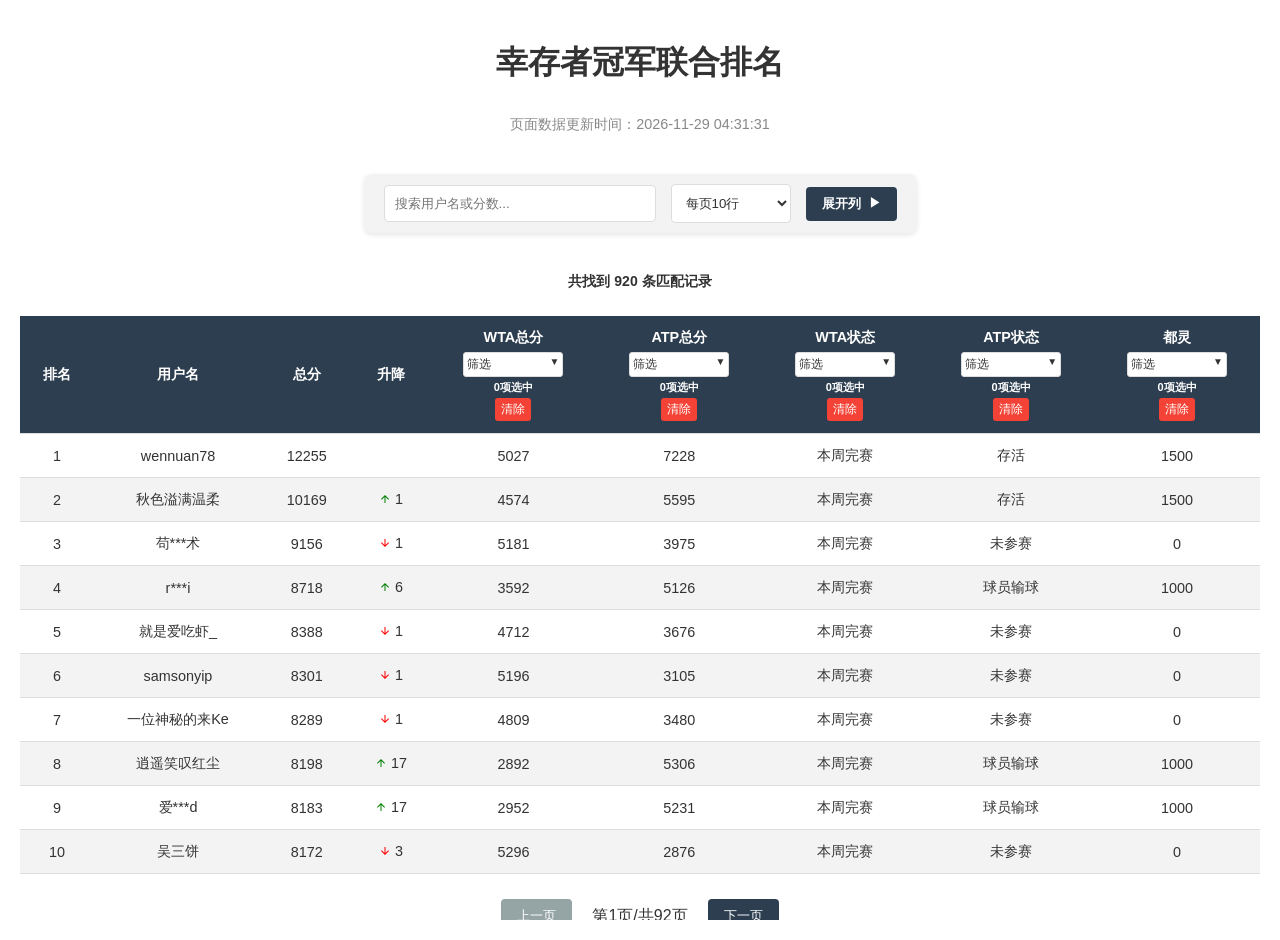
<file: combined_ranking.html>
<!DOCTYPE html>
    <html lang="zh-CN">
    <head>
        <meta charset="UTF-8">
        <meta name="viewport" content="width=device-width, initial-scale=1.0">
        <title>幸存者冠军联合排名</title>
        <style>
        :root {
            --bg-color: #ffffff;
            --text-color: #333333;
            --table-header-bg: #2c3e50;
            --table-header-text: #ffffff;
            --table-row-even: #f3f3f3;
            --table-row-hover: #f1f1f1;
            --table-border: #dddddd;
            --button-bg: #2c3e50;
            --button-text: white;
            --button-hover: #1a252f;
            --button-disabled: #95a5a6;
            --filter-bg: white;
            --filter-text: #333;
            --filter-hover: #f1f1f1;
            --filter-border: #ddd;
            --filter-shadow: rgba(0,0,0,0.2);
            --choice-info: #333;
            --choice-win: #1b7f3a;
            --choice-loss: #c62828;
            --stats-bg: #f2f2f2;
        }
        
        @media (prefers-color-scheme: dark) {
            :root {
                --bg-color: #121212;
                --text-color: #e0e0e0;
                --table-header-bg: #1a1a1a;
                --table-header-text: #ffffff;
                --table-row-even: #1e1e1e;
                --table-row-hover: #2a2a2a;
                --table-border: #444;
                --button-bg: #3a3a3a;
                --button-text: #e0e0e0;
                --button-hover: #4a4a4a;
                --button-disabled: #2a2a2a;
                --filter-bg: #2a2a2a;
                --filter-text: #e0e0e0;
                --filter-hover: #3a3a3a;
                --filter-border: #444;
                --filter-shadow: rgba(0,0,0,0.4);
                --choice-info: #e0e0e0;
                --choice-win: #4caf50;
                --choice-loss: #ef5350;
                --stats-bg: #2a2a2a;
            }
            
            .data-table tbody tr[style*="background-color: #e6f7ff"] {
                background-color: #003545 !important;
            }
            
            del {
                color: #777;
            }
        }
        
        body {
            font-family: Arial, sans-serif;
            margin: 20px;
            background-color: var(--bg-color);
            color: var(--text-color);
        }
        h1 {
            text-align: center;
            color: var(--text-color);
            margin-bottom: 30px;
        }
        .container {
            max-width: 100%;
            margin: 0 auto;
            overflow-x: auto;
            overflow-y: auto;
            min-height: 300px;
            max-height: 100vh;
        }
        .data-table {
            width: 100%;
            border-collapse: collapse;
            margin: 25px 0;
            font-size: 0.9em;
            min-width: 800px;
        }
        .data-table thead tr {
            background-color: var(--table-header-bg);
            color: var(--table-header-text);
            text-align: left;
        }
        .data-table th, 
        .data-table td {
            padding: 12px 15px;
            text-align: center;
            border-bottom: 1px solid var(--table-border);
        }
        .data-table tbody tr:nth-of-type(even) {
            background-color: var(--table-row-even);
        }
        .data-table tbody tr:last-of-type {
            border-bottom: 2px solid var(--table-border);
        }
        .data-table tbody tr:hover {
            background-color: var(--table-row-hover);
            font-weight: bold;
        }
        .data-table th {
            position: sticky;
            top: 0;
            background-color: var(--table-header-bg);
            z-index: 2;
        }
        .data-table thead {
            position: sticky;
            top: 0;
            z-index: 3;
        }
        .controls-container {
            margin: 20px 0;
            text-align: center;
            display: flex;
            justify-content: center;
            gap: 20px;
            align-items: center;
            flex-wrap: wrap;
        }
        #searchInput {
            padding: 10px;
            width: 300px;
            border: 1px solid var(--filter-border);
            border-radius: 4px;
            background-color: var(--filter-bg);
            color: var(--filter-text);
        }
        #rowsPerPage {
            padding: 10px;
            border: 1px solid var(--filter-border);
            border-radius: 4px;
            background-color: var(--filter-bg);
            color: var(--filter-text);
        }
        .pagination {
            display: flex;
            justify-content: center;
            margin: 20px 0;
            gap: 10px;
        }
        .pagination button {
            padding: 8px 16px;
            background-color: var(--button-bg);
            color: var(--button-text);
            border: none;
            border-radius: 4px;
            cursor: pointer;
        }
        .pagination button:hover {
            background-color: var(--button-hover);
        }
        .pagination button:disabled {
            background-color: var(--button-disabled);
            cursor: not-allowed;
        }
        .page-info {
            display: flex;
            align-items: center;
            padding: 0 10px;
        }
        .hidden {
            display: none;
        }
        .choice-info {
            margin: 10px auto 20px;
            text-align: center;
            font-size: 0.95em;
            color: var(--choice-info);
        }
        .choice-info ul {
            list-style: none;
            padding: 0;
            margin: 8px 0 0;
            display: flex;
            flex-direction: column;
            align-items: center;
            gap: 4px;
        }
        .choice-info li {
            display: block;
            margin: 0;
        }
        .choice-info li.choice-extra {
            display: none;
        }
        .choice-list.is-open li.choice-extra {
            display: block;
        }
        .choice-item.choice-win {
            color: var(--choice-win);
            font-weight: 600;
        }
        .choice-item.choice-loss {
            color: var(--choice-loss);
            font-weight: 600;
        }
        .choice-toggle {
            margin-top: 10px;
            padding: 4px 14px;
            font-size: 13px;
            border: 1px solid var(--filter-border);
            border-radius: 4px;
            background: var(--button-bg);
            color: var(--button-text);
            cursor: pointer;
        }
        .choice-toggle:hover {
            background: var(--button-hover);
        }
        /* 多选筛选控件样式 */
        .filter-container {
            display: flex;
            flex-direction: column;
            margin-top: 5px;
            align-items: center;
            justify-content: center;
        }
        .filter-dropdown {
            position: relative;
            display: inline-block;
        }
        .filter-button {
            width: 100px;
            padding: 3px;
            font-size: 12px;
            border: 1px solid var(--filter-border);
            border-radius: 3px;
            background-color: var(--filter-bg);
            cursor: pointer;
            text-align: left;
            overflow: hidden;
            text-overflow: ellipsis;
            white-space: nowrap;
            color: var(--filter-text);
        }
        .filter-button::after {
            content: "▼";
            float: right;
            font-size: 10px;
        }
        .filter-options {
            display: none;
            position: absolute;
            background-color: var(--filter-bg);
            min-width: 120px;
            max-height: 200px;
            overflow-y: auto;
            border: 1px solid var(--filter-border);
            border-radius: 3px;
            z-index: 100;
            box-shadow: 0 2px 5px var(--filter-shadow);
        }
        .filter-options.show {
            display: block;
        }
        .filter-option {
            padding: 5px 10px;
            cursor: pointer;
            display: flex;
            align-items: center;
            color: var(--filter-text);
            background-color: var(--filter-bg);
        }
        .filter-option:hover {
            background-color: var(--filter-hover);
        }
        .filter-option label {
            cursor: pointer;
            color: var(--filter-text);
            margin-left: 5px;
            width: 100%;
        }
        .filter-option input {
            margin-right: 5px;
            cursor: pointer;
        }
        .filter-option input:checked + label {
            font-weight: bold;
        }
        .filter-summary {
            font-size: 11px;
            color: var(table-header-text);
            margin-top: 3px;
            text-align: center;
        }
        .clear-button {
            padding: 3px 6px;
            margin-top: 3px;
            font-size: 12px;
            border: none;
            border-radius: 3px;
            background-color: #f44336;
            color: white;
            cursor: pointer;
        }
        .clear-button:hover {
            background-color: #d32f2f;
        }
        .match-count {
            text-align: center;
            margin: 10px 0;
            font-size: 14px;
            color: var(--text-color);
            font-weight: bold;
        }
        .select-all-container {
            display: flex;
            justify-content: space-between;
            padding: 5px 10px;
            border-bottom: 1px solid var(--table-border);
        }
        .select-all-btn, .deselect-all-btn {
            padding: 2px 5px;
            font-size: 11px;
            border: 1px solid var(--filter-border);
            border-radius: 3px;
            background-color: var(--filter-bg);
            cursor: pointer;
            color: var(--filter-text);
        }
        .select-all-btn:hover {
            background-color: var(--filter-hover);
        }
        .deselect-all-btn:hover {
            background-color: var(--filter-hover);
        }
        
        /* 统计表格样式 */
        #statsTable table {
            margin: 0 auto;
            border-collapse: collapse;
            border: 1px solid var(--table-border);
            font-size: 0.95em;
        }
        #statsTable th {
            background-color: var(--stats-bg);
            padding: 8px 12px;
            border: 1px solid var(--table-border);
        }
        #statsTable td {
            padding: 8px 12px;
            border: 1px solid var(--table-border);
        }
        .stats-container {
            margin: 20px auto;
            text-align: center;
            max-width: 800px;
        }
        .toggle-stats-btn {
            padding: 8px 16px;
            background-color: var(--button-bg);
            color: var(--button-text);
            border: none;
            border-radius: 4px;
            cursor: pointer;
            margin-bottom: 10px;
            transition: all 0.3s;
            display: inline-flex;
            align-items: center;
            justify-content: center;
            gap: 8px;
        }
        .toggle-stats-btn:hover {
            background-color: var(--button-hover);
        }
        .btn-text {
            font-weight: bold;
        }
        .arrow-icon {
            font-size: 0.8em;
            transition: transform 0.3s;
        }
        .stats-table {
            width: 100%;
            border-collapse: collapse;
            margin: 0 auto;
            font-size: 0.9em;
            background-color: var(--bg-color);
            color: var(--text-color);
        }
        .stats-table th {
            background-color: var(--table-header-bg);
            color: var(--table-header-text);
            padding: 8px 12px;
            border: 1px solid var(--table-border);
            text-align: center;
        }
        .stats-table td {
            padding: 8px 12px;
            border: 1px solid var(--table-border);
            text-align: center;
            background-color: var(--bg-color);
        }
        .stats-table tr:nth-child(even) td {
            background-color: var(--table-row-even);
        }
        .stats-table tr:hover td {
            background-color: var(--table-row-hover);
            font-weight: bold;
        }
        .hidden {
            display: none;
        }
        /* 新增的展开/收起按钮样式 */
        .controls-wrapper {
            display: flex;
            justify-content: center;
            margin: 20px 0;
        }
        
        .controls-container {
            display: flex;
            align-items: center;
            gap: 15px;
            background: var(--table-row-even);
            padding: 10px 20px;
            border-radius: 8px;
            box-shadow: 0 2px 5px rgba(0,0,0,0.1);
        }
        
        .expand-toggle-btn {
            padding: 8px 16px;
            background-color: var(--button-bg);
            color: var(--button-text);
            border: none;
            border-radius: 4px;
            cursor: pointer;
            transition: all 0.3s;
            display: inline-flex;
            align-items: center;
            justify-content: center;
            gap: 8px;
            font-weight: bold;
            white-space: nowrap;
        }
        
        .expand-toggle-btn:hover {
            background-color: var(--button-hover);
        }
        
        .expand-icon {
            font-size: 0.9em;
        }
        
        .collapsed .expandable-column {
            display: none;
        }

        .data-table tbody tr.has-picks {
            cursor: pointer;
        }

        .data-table tbody tr.has-picks:hover {
            background-color: var(--table-row-hover);
        }

        .data-table tbody tr.picks-open {
            box-shadow: inset 3px 0 0 #3498db;
        }

        .pick-detail-row td {
            background-color: var(--stats-bg);
            text-align: left;
            padding: 10px 16px;
            font-size: 0.95em;
            line-height: 1.6;
        }

        .pick-detail-label {
            font-weight: bold;
            margin-right: 8px;
        }
    </style>
    </head>
    <body>
        <div class="container">
            <h1>幸存者冠军联合排名</h1>
            <div style="text-align: center; color: #888; font-size: 0.9em; margin-bottom: 10px;">
                页面数据更新时间：2026-11-29 04:31:31
            </div>
            
            
            
            <div class="controls-wrapper">
                <div class="controls-container">
                    <div>
                        <input type="text" id="searchInput" placeholder="搜索用户名或分数..." style="width: 250px;">
                    </div>
                    <div>
                        <select id="rowsPerPage" style="width: 120px;">
                            <option value="10">每页10行</option>
                            <option value="25">每页25行</option>
                            <option value="50">每页50行</option>
                            <option value="100">每页100行</option>
                            <option value="0">显示全部</option>
                        </select>
                    </div>
                    <button id="expandToggleBtn" class="expand-toggle-btn">
                        <span class="btn-text">展开列</span>
                        <span class="expand-icon">▶</span>
                    </button>
                </div>
            </div>
            <div id="matchCount" class="match-count">共找到 920 条记录</div>
            <div class="data-table-wrapper">
                <table class="dataframe dataframe data-table">
<thead>
<tr style="text-align: right;">
<th>排名</th>
<th>用户名</th>
<th>总分</th>
<th>升降</th>
<th>WTA总分</th>
<th>ATP总分</th>
<th>WTA状态</th>
<th>ATP状态</th>
<th>都灵</th>
</tr>
</thead>
<tbody>
<tr>
<td>1</td>
<td>wennuan78</td>
<td>12255</td>
<td></td>
<td>5027</td>
<td>7228</td>
<td>本周完赛</td>
<td>存活</td>
<td>1500</td>
</tr>
<tr>
<td>2</td>
<td>秋色溢满温柔</td>
<td>10169</td>
<td>
<span style="display: inline-flex; align-items: center;">
<svg fill="green" height="12" style="margin-right: 4px;" viewbox="0 0 24 24" width="12" xmlns="http://www.w3.org/2000/svg">
<path d="M4 12l1.41 1.41L11 7.83V20h2V7.83l5.59 5.58L20 12l-8-8-8 8z"></path>
</svg>1
</span>
</td>
<td>4574</td>
<td>5595</td>
<td>本周完赛</td>
<td>存活</td>
<td>1500</td>
</tr>
<tr>
<td>3</td>
<td>苟***术</td>
<td>9156</td>
<td>
<span style="display: inline-flex; align-items: center;">
<svg fill="red" height="12" style="margin-right: 4px;" viewbox="0 0 24 24" width="12" xmlns="http://www.w3.org/2000/svg">
<path d="M4 12l1.41-1.41L11 16.17V4h2v12.17l5.59-5.58L20 12l-8 8-8-8z"></path>
</svg>1
</span>
</td>
<td>5181</td>
<td>3975</td>
<td>本周完赛</td>
<td>未参赛</td>
<td>0</td>
</tr>
<tr>
<td>4</td>
<td>r***i</td>
<td>8718</td>
<td>
<span style="display: inline-flex; align-items: center;">
<svg fill="green" height="12" style="margin-right: 4px;" viewbox="0 0 24 24" width="12" xmlns="http://www.w3.org/2000/svg">
<path d="M4 12l1.41 1.41L11 7.83V20h2V7.83l5.59 5.58L20 12l-8-8-8 8z"></path>
</svg>6
</span>
</td>
<td>3592</td>
<td>5126</td>
<td>本周完赛</td>
<td>球员输球</td>
<td>1000</td>
</tr>
<tr>
<td>5</td>
<td>就是爱吃虾_</td>
<td>8388</td>
<td>
<span style="display: inline-flex; align-items: center;">
<svg fill="red" height="12" style="margin-right: 4px;" viewbox="0 0 24 24" width="12" xmlns="http://www.w3.org/2000/svg">
<path d="M4 12l1.41-1.41L11 16.17V4h2v12.17l5.59-5.58L20 12l-8 8-8-8z"></path>
</svg>1
</span>
</td>
<td>4712</td>
<td>3676</td>
<td>本周完赛</td>
<td>未参赛</td>
<td>0</td>
</tr>
<tr>
<td>6</td>
<td>samsonyip</td>
<td>8301</td>
<td>
<span style="display: inline-flex; align-items: center;">
<svg fill="red" height="12" style="margin-right: 4px;" viewbox="0 0 24 24" width="12" xmlns="http://www.w3.org/2000/svg">
<path d="M4 12l1.41-1.41L11 16.17V4h2v12.17l5.59-5.58L20 12l-8 8-8-8z"></path>
</svg>1
</span>
</td>
<td>5196</td>
<td>3105</td>
<td>本周完赛</td>
<td>未参赛</td>
<td>0</td>
</tr>
<tr>
<td>7</td>
<td>一位神秘的来Ke</td>
<td>8289</td>
<td>
<span style="display: inline-flex; align-items: center;">
<svg fill="red" height="12" style="margin-right: 4px;" viewbox="0 0 24 24" width="12" xmlns="http://www.w3.org/2000/svg">
<path d="M4 12l1.41-1.41L11 16.17V4h2v12.17l5.59-5.58L20 12l-8 8-8-8z"></path>
</svg>1
</span>
</td>
<td>4809</td>
<td>3480</td>
<td>本周完赛</td>
<td>未参赛</td>
<td>0</td>
</tr>
<tr>
<td>8</td>
<td>逍遥笑叹红尘</td>
<td>8198</td>
<td>
<span style="display: inline-flex; align-items: center;">
<svg fill="green" height="12" style="margin-right: 4px;" viewbox="0 0 24 24" width="12" xmlns="http://www.w3.org/2000/svg">
<path d="M4 12l1.41 1.41L11 7.83V20h2V7.83l5.59 5.58L20 12l-8-8-8 8z"></path>
</svg>17
</span>
</td>
<td>2892</td>
<td>5306</td>
<td>本周完赛</td>
<td>球员输球</td>
<td>1000</td>
</tr>
<tr>
<td>9</td>
<td>爱***d</td>
<td>8183</td>
<td>
<span style="display: inline-flex; align-items: center;">
<svg fill="green" height="12" style="margin-right: 4px;" viewbox="0 0 24 24" width="12" xmlns="http://www.w3.org/2000/svg">
<path d="M4 12l1.41 1.41L11 7.83V20h2V7.83l5.59 5.58L20 12l-8-8-8 8z"></path>
</svg>17
</span>
</td>
<td>2952</td>
<td>5231</td>
<td>本周完赛</td>
<td>球员输球</td>
<td>1000</td>
</tr>
<tr>
<td>10</td>
<td>吴三饼</td>
<td>8172</td>
<td>
<span style="display: inline-flex; align-items: center;">
<svg fill="red" height="12" style="margin-right: 4px;" viewbox="0 0 24 24" width="12" xmlns="http://www.w3.org/2000/svg">
<path d="M4 12l1.41-1.41L11 16.17V4h2v12.17l5.59-5.58L20 12l-8 8-8-8z"></path>
</svg>3
</span>
</td>
<td>5296</td>
<td>2876</td>
<td>本周完赛</td>
<td>未参赛</td>
<td>0</td>
</tr>
<tr>
<td>11</td>
<td>回破</td>
<td>8064</td>
<td>
<span style="display: inline-flex; align-items: center;">
<svg fill="green" height="12" style="margin-right: 4px;" viewbox="0 0 24 24" width="12" xmlns="http://www.w3.org/2000/svg">
<path d="M4 12l1.41 1.41L11 7.83V20h2V7.83l5.59 5.58L20 12l-8-8-8 8z"></path>
</svg>4
</span>
</td>
<td>3308</td>
<td>4756</td>
<td>本周完赛</td>
<td>球员输球</td>
<td>450</td>
</tr>
<tr>
<td>12</td>
<td>滑板2号</td>
<td>7862</td>
<td>
<span style="display: inline-flex; align-items: center;">
<svg fill="red" height="12" style="margin-right: 4px;" viewbox="0 0 24 24" width="12" xmlns="http://www.w3.org/2000/svg">
<path d="M4 12l1.41-1.41L11 16.17V4h2v12.17l5.59-5.58L20 12l-8 8-8-8z"></path>
</svg>4
</span>
</td>
<td>4312</td>
<td>3550</td>
<td>本周完赛</td>
<td>未参赛</td>
<td>0</td>
</tr>
<tr>
<td>13</td>
<td>p***7</td>
<td>7854</td>
<td>
<span style="display: inline-flex; align-items: center;">
<svg fill="red" height="12" style="margin-right: 4px;" viewbox="0 0 24 24" width="12" xmlns="http://www.w3.org/2000/svg">
<path d="M4 12l1.41-1.41L11 16.17V4h2v12.17l5.59-5.58L20 12l-8 8-8-8z"></path>
</svg>4
</span>
</td>
<td>4593</td>
<td>3261</td>
<td>本周完赛</td>
<td>未参赛</td>
<td>0</td>
</tr>
<tr>
<td>14</td>
<td>Elroy晨曦</td>
<td>7765</td>
<td>
<span style="display: inline-flex; align-items: center;">
<svg fill="green" height="12" style="margin-right: 4px;" viewbox="0 0 24 24" width="12" xmlns="http://www.w3.org/2000/svg">
<path d="M4 12l1.41 1.41L11 7.83V20h2V7.83l5.59 5.58L20 12l-8-8-8 8z"></path>
</svg>62
</span>
</td>
<td>2130</td>
<td>5635</td>
<td>本周完赛</td>
<td>存活</td>
<td>1500</td>
</tr>
<tr>
<td>15</td>
<td>洋葱葱葱葱葱葱葱啊</td>
<td>7718</td>
<td>
<span style="display: inline-flex; align-items: center;">
<svg fill="red" height="12" style="margin-right: 4px;" viewbox="0 0 24 24" width="12" xmlns="http://www.w3.org/2000/svg">
<path d="M4 12l1.41-1.41L11 16.17V4h2v12.17l5.59-5.58L20 12l-8 8-8-8z"></path>
</svg>5
</span>
</td>
<td>3914</td>
<td>3804</td>
<td>本周完赛</td>
<td>未参赛</td>
<td>0</td>
</tr>
<tr>
<td>16</td>
<td>稀有的木臼犬</td>
<td>7700</td>
<td>
<span style="display: inline-flex; align-items: center;">
<svg fill="red" height="12" style="margin-right: 4px;" viewbox="0 0 24 24" width="12" xmlns="http://www.w3.org/2000/svg">
<path d="M4 12l1.41-1.41L11 16.17V4h2v12.17l5.59-5.58L20 12l-8 8-8-8z"></path>
</svg>4
</span>
</td>
<td>5055</td>
<td>2645</td>
<td>本周完赛</td>
<td>未参赛</td>
<td>0</td>
</tr>
<tr>
<td>17</td>
<td>马仙洪_</td>
<td>7657</td>
<td>
<span style="display: inline-flex; align-items: center;">
<svg fill="red" height="12" style="margin-right: 4px;" viewbox="0 0 24 24" width="12" xmlns="http://www.w3.org/2000/svg">
<path d="M4 12l1.41-1.41L11 16.17V4h2v12.17l5.59-5.58L20 12l-8 8-8-8z"></path>
</svg>4
</span>
</td>
<td>4403</td>
<td>3254</td>
<td>本周完赛</td>
<td>未参赛</td>
<td>0</td>
</tr>
<tr>
<td>18</td>
<td>ElvisD95</td>
<td>7652</td>
<td>
<span style="display: inline-flex; align-items: center;">
<svg fill="red" height="12" style="margin-right: 4px;" viewbox="0 0 24 24" width="12" xmlns="http://www.w3.org/2000/svg">
<path d="M4 12l1.41-1.41L11 16.17V4h2v12.17l5.59-5.58L20 12l-8 8-8-8z"></path>
</svg>4
</span>
</td>
<td>3672</td>
<td>3980</td>
<td>本周完赛</td>
<td>未参赛</td>
<td>0</td>
</tr>
<tr>
<td>19</td>
<td>BORIS-_-i</td>
<td>7590</td>
<td>
<span style="display: inline-flex; align-items: center;">
<svg fill="red" height="12" style="margin-right: 4px;" viewbox="0 0 24 24" width="12" xmlns="http://www.w3.org/2000/svg">
<path d="M4 12l1.41-1.41L11 16.17V4h2v12.17l5.59-5.58L20 12l-8 8-8-8z"></path>
</svg>3
</span>
</td>
<td>4544</td>
<td>3046</td>
<td>本周完赛</td>
<td>未参赛</td>
<td>0</td>
</tr>
<tr>
<td>20</td>
<td>大满贯的W</td>
<td>7544</td>
<td>
<span style="display: inline-flex; align-items: center;">
<svg fill="red" height="12" style="margin-right: 4px;" viewbox="0 0 24 24" width="12" xmlns="http://www.w3.org/2000/svg">
<path d="M4 12l1.41-1.41L11 16.17V4h2v12.17l5.59-5.58L20 12l-8 8-8-8z"></path>
</svg>3
</span>
</td>
<td>5469</td>
<td>2075</td>
<td>本周完赛</td>
<td>未参赛</td>
<td>0</td>
</tr>
<tr>
<td>21</td>
<td>aeonbert</td>
<td>7497</td>
<td>
<span style="display: inline-flex; align-items: center;">
<svg fill="red" height="12" style="margin-right: 4px;" viewbox="0 0 24 24" width="12" xmlns="http://www.w3.org/2000/svg">
<path d="M4 12l1.41-1.41L11 16.17V4h2v12.17l5.59-5.58L20 12l-8 8-8-8z"></path>
</svg>3
</span>
</td>
<td>4362</td>
<td>3135</td>
<td>本周完赛</td>
<td>未参赛</td>
<td>0</td>
</tr>
<tr>
<td>22</td>
<td>152*****282</td>
<td>7485</td>
<td>
<span style="display: inline-flex; align-items: center;">
<svg fill="red" height="12" style="margin-right: 4px;" viewbox="0 0 24 24" width="12" xmlns="http://www.w3.org/2000/svg">
<path d="M4 12l1.41-1.41L11 16.17V4h2v12.17l5.59-5.58L20 12l-8 8-8-8z"></path>
</svg>3
</span>
</td>
<td>4874</td>
<td>2611</td>
<td>本周完赛</td>
<td>未参赛</td>
<td>0</td>
</tr>
<tr>
<td>23</td>
<td>impum</td>
<td>7449</td>
<td>
<span style="display: inline-flex; align-items: center;">
<svg fill="red" height="12" style="margin-right: 4px;" viewbox="0 0 24 24" width="12" xmlns="http://www.w3.org/2000/svg">
<path d="M4 12l1.41-1.41L11 16.17V4h2v12.17l5.59-5.58L20 12l-8 8-8-8z"></path>
</svg>3
</span>
</td>
<td>3891</td>
<td>3558</td>
<td>本周完赛</td>
<td>未参赛</td>
<td>0</td>
</tr>
<tr>
<td>24</td>
<td>萨卡外</td>
<td>7401</td>
<td>
<span style="display: inline-flex; align-items: center;">
<svg fill="red" height="12" style="margin-right: 4px;" viewbox="0 0 24 24" width="12" xmlns="http://www.w3.org/2000/svg">
<path d="M4 12l1.41-1.41L11 16.17V4h2v12.17l5.59-5.58L20 12l-8 8-8-8z"></path>
</svg>3
</span>
</td>
<td>4795</td>
<td>2606</td>
<td>本周完赛</td>
<td>未参赛</td>
<td>0</td>
</tr>
<tr>
<td>25</td>
<td>131*****034</td>
<td>7275</td>
<td>
<span style="display: inline-flex; align-items: center;">
<svg fill="red" height="12" style="margin-right: 4px;" viewbox="0 0 24 24" width="12" xmlns="http://www.w3.org/2000/svg">
<path d="M4 12l1.41-1.41L11 16.17V4h2v12.17l5.59-5.58L20 12l-8 8-8-8z"></path>
</svg>3
</span>
</td>
<td>4076</td>
<td>3199</td>
<td>本周完赛</td>
<td>未参赛</td>
<td>0</td>
</tr>
<tr>
<td>26</td>
<td>荞二皮</td>
<td>7223</td>
<td>
<span style="display: inline-flex; align-items: center;">
<svg fill="red" height="12" style="margin-right: 4px;" viewbox="0 0 24 24" width="12" xmlns="http://www.w3.org/2000/svg">
<path d="M4 12l1.41-1.41L11 16.17V4h2v12.17l5.59-5.58L20 12l-8 8-8-8z"></path>
</svg>3
</span>
</td>
<td>3217</td>
<td>4006</td>
<td>本周完赛</td>
<td>未参赛</td>
<td>0</td>
</tr>
<tr>
<td>27</td>
<td>弗外外茨</td>
<td>7206</td>
<td>
<span style="display: inline-flex; align-items: center;">
<svg fill="red" height="12" style="margin-right: 4px;" viewbox="0 0 24 24" width="12" xmlns="http://www.w3.org/2000/svg">
<path d="M4 12l1.41-1.41L11 16.17V4h2v12.17l5.59-5.58L20 12l-8 8-8-8z"></path>
</svg>3
</span>
</td>
<td>4930</td>
<td>2276</td>
<td>本周完赛</td>
<td>未参赛</td>
<td>0</td>
</tr>
<tr>
<td>28</td>
<td>M***y</td>
<td>7177</td>
<td>
<span style="display: inline-flex; align-items: center;">
<svg fill="red" height="12" style="margin-right: 4px;" viewbox="0 0 24 24" width="12" xmlns="http://www.w3.org/2000/svg">
<path d="M4 12l1.41-1.41L11 16.17V4h2v12.17l5.59-5.58L20 12l-8 8-8-8z"></path>
</svg>1
</span>
</td>
<td>3481</td>
<td>3696</td>
<td>本周完赛</td>
<td>未参赛</td>
<td>0</td>
</tr>
<tr>
<td>29</td>
<td>卷毛Flis</td>
<td>7119</td>
<td>
<span style="display: inline-flex; align-items: center;">
<svg fill="red" height="12" style="margin-right: 4px;" viewbox="0 0 24 24" width="12" xmlns="http://www.w3.org/2000/svg">
<path d="M4 12l1.41-1.41L11 16.17V4h2v12.17l5.59-5.58L20 12l-8 8-8-8z"></path>
</svg>1
</span>
</td>
<td>3033</td>
<td>4086</td>
<td>本周完赛</td>
<td>未参赛</td>
<td>0</td>
</tr>
<tr>
<td>30</td>
<td>胡一统居士</td>
<td>7053</td>
<td>
<span style="display: inline-flex; align-items: center;">
<svg fill="red" height="12" style="margin-right: 4px;" viewbox="0 0 24 24" width="12" xmlns="http://www.w3.org/2000/svg">
<path d="M4 12l1.41-1.41L11 16.17V4h2v12.17l5.59-5.58L20 12l-8 8-8-8z"></path>
</svg>1
</span>
</td>
<td>4530</td>
<td>2523</td>
<td>本周完赛</td>
<td>未参赛</td>
<td>0</td>
</tr>
<tr>
<td>31</td>
<td>天邪幻世</td>
<td>7021</td>
<td>
<span style="display: inline-flex; align-items: center;">
<svg fill="red" height="12" style="margin-right: 4px;" viewbox="0 0 24 24" width="12" xmlns="http://www.w3.org/2000/svg">
<path d="M4 12l1.41-1.41L11 16.17V4h2v12.17l5.59-5.58L20 12l-8 8-8-8z"></path>
</svg>1
</span>
</td>
<td>4275</td>
<td>2746</td>
<td>本周完赛</td>
<td>未参赛</td>
<td>0</td>
</tr>
<tr>
<td>32</td>
<td>海***y</td>
<td>7010</td>
<td>
<span style="display: inline-flex; align-items: center;">
<svg fill="green" height="12" style="margin-right: 4px;" viewbox="0 0 24 24" width="12" xmlns="http://www.w3.org/2000/svg">
<path d="M4 12l1.41 1.41L11 7.83V20h2V7.83l5.59 5.58L20 12l-8-8-8 8z"></path>
</svg>80
</span>
</td>
<td>1445</td>
<td>5565</td>
<td>本周完赛</td>
<td>存活</td>
<td>1500</td>
</tr>
<tr>
<td>33</td>
<td>第7路单车</td>
<td>6997</td>
<td>
<span style="display: inline-flex; align-items: center;">
<svg fill="red" height="12" style="margin-right: 4px;" viewbox="0 0 24 24" width="12" xmlns="http://www.w3.org/2000/svg">
<path d="M4 12l1.41-1.41L11 16.17V4h2v12.17l5.59-5.58L20 12l-8 8-8-8z"></path>
</svg>2
</span>
</td>
<td>4938</td>
<td>2059</td>
<td>本周完赛</td>
<td>未参赛</td>
<td>0</td>
</tr>
<tr>
<td>34</td>
<td>薄荷奶绿不加冰_</td>
<td>6994</td>
<td>
<span style="display: inline-flex; align-items: center;">
<svg fill="red" height="12" style="margin-right: 4px;" viewbox="0 0 24 24" width="12" xmlns="http://www.w3.org/2000/svg">
<path d="M4 12l1.41-1.41L11 16.17V4h2v12.17l5.59-5.58L20 12l-8 8-8-8z"></path>
</svg>2
</span>
</td>
<td>4873</td>
<td>2121</td>
<td>本周完赛</td>
<td>未参赛</td>
<td>0</td>
</tr>
<tr>
<td>35</td>
<td>网球评级update</td>
<td>6993</td>
<td>
<span style="display: inline-flex; align-items: center;">
<svg fill="red" height="12" style="margin-right: 4px;" viewbox="0 0 24 24" width="12" xmlns="http://www.w3.org/2000/svg">
<path d="M4 12l1.41-1.41L11 16.17V4h2v12.17l5.59-5.58L20 12l-8 8-8-8z"></path>
</svg>2
</span>
</td>
<td>4322</td>
<td>2671</td>
<td>本周完赛</td>
<td>未参赛</td>
<td>0</td>
</tr>
<tr>
<td>36</td>
<td>说出吾名_吓汝一跳-</td>
<td>6978</td>
<td>
<span style="display: inline-flex; align-items: center;">
<svg fill="red" height="12" style="margin-right: 4px;" viewbox="0 0 24 24" width="12" xmlns="http://www.w3.org/2000/svg">
<path d="M4 12l1.41-1.41L11 16.17V4h2v12.17l5.59-5.58L20 12l-8 8-8-8z"></path>
</svg>2
</span>
</td>
<td>4338</td>
<td>2640</td>
<td>本周完赛</td>
<td>未参赛</td>
<td>0</td>
</tr>
<tr>
<td>37</td>
<td>嗨嗨嗨改名字好难</td>
<td>6975</td>
<td>
<span style="display: inline-flex; align-items: center;">
<svg fill="red" height="12" style="margin-right: 4px;" viewbox="0 0 24 24" width="12" xmlns="http://www.w3.org/2000/svg">
<path d="M4 12l1.41-1.41L11 16.17V4h2v12.17l5.59-5.58L20 12l-8 8-8-8z"></path>
</svg>2
</span>
</td>
<td>3761</td>
<td>3214</td>
<td>本周完赛</td>
<td>未参赛</td>
<td>0</td>
</tr>
<tr>
<td>38</td>
<td>WintheTiebreak</td>
<td>6960</td>
<td>
<span style="display: inline-flex; align-items: center;">
<svg fill="red" height="12" style="margin-right: 4px;" viewbox="0 0 24 24" width="12" xmlns="http://www.w3.org/2000/svg">
<path d="M4 12l1.41-1.41L11 16.17V4h2v12.17l5.59-5.58L20 12l-8 8-8-8z"></path>
</svg>2
</span>
</td>
<td>4474</td>
<td>2486</td>
<td>本周完赛</td>
<td>未参赛</td>
<td>0</td>
</tr>
<tr>
<td>39</td>
<td>萌***尼</td>
<td>6949</td>
<td>
<span style="display: inline-flex; align-items: center;">
<svg fill="red" height="12" style="margin-right: 4px;" viewbox="0 0 24 24" width="12" xmlns="http://www.w3.org/2000/svg">
<path d="M4 12l1.41-1.41L11 16.17V4h2v12.17l5.59-5.58L20 12l-8 8-8-8z"></path>
</svg>2
</span>
</td>
<td>3400</td>
<td>3549</td>
<td>本周完赛</td>
<td>未参赛</td>
<td>0</td>
</tr>
<tr>
<td>40</td>
<td>这位沈女士</td>
<td>6940</td>
<td>
<span style="display: inline-flex; align-items: center;">
<svg fill="red" height="12" style="margin-right: 4px;" viewbox="0 0 24 24" width="12" xmlns="http://www.w3.org/2000/svg">
<path d="M4 12l1.41-1.41L11 16.17V4h2v12.17l5.59-5.58L20 12l-8 8-8-8z"></path>
</svg>2
</span>
</td>
<td>3935</td>
<td>3005</td>
<td>本周完赛</td>
<td>未参赛</td>
<td>0</td>
</tr>
<tr>
<td>41</td>
<td>tenfoynis</td>
<td>6932</td>
<td>
<span style="display: inline-flex; align-items: center;">
<svg fill="red" height="12" style="margin-right: 4px;" viewbox="0 0 24 24" width="12" xmlns="http://www.w3.org/2000/svg">
<path d="M4 12l1.41-1.41L11 16.17V4h2v12.17l5.59-5.58L20 12l-8 8-8-8z"></path>
</svg>2
</span>
</td>
<td>3012</td>
<td>3920</td>
<td>本周完赛</td>
<td>未参赛</td>
<td>0</td>
</tr>
<tr>
<td>42</td>
<td>__Novak__</td>
<td>6869</td>
<td>
<span style="display: inline-flex; align-items: center;">
<svg fill="red" height="12" style="margin-right: 4px;" viewbox="0 0 24 24" width="12" xmlns="http://www.w3.org/2000/svg">
<path d="M4 12l1.41-1.41L11 16.17V4h2v12.17l5.59-5.58L20 12l-8 8-8-8z"></path>
</svg>2
</span>
</td>
<td>3691</td>
<td>3178</td>
<td>本周完赛</td>
<td>未参赛</td>
<td>0</td>
</tr>
<tr>
<td>43</td>
<td>白云静水</td>
<td>6865</td>
<td>
<span style="display: inline-flex; align-items: center;">
<svg fill="red" height="12" style="margin-right: 4px;" viewbox="0 0 24 24" width="12" xmlns="http://www.w3.org/2000/svg">
<path d="M4 12l1.41-1.41L11 16.17V4h2v12.17l5.59-5.58L20 12l-8 8-8-8z"></path>
</svg>2
</span>
</td>
<td>4967</td>
<td>1898</td>
<td>本周完赛</td>
<td>未参赛</td>
<td>0</td>
</tr>
<tr>
<td>44</td>
<td>Oreache</td>
<td>6830</td>
<td>
<span style="display: inline-flex; align-items: center;">
<svg fill="red" height="12" style="margin-right: 4px;" viewbox="0 0 24 24" width="12" xmlns="http://www.w3.org/2000/svg">
<path d="M4 12l1.41-1.41L11 16.17V4h2v12.17l5.59-5.58L20 12l-8 8-8-8z"></path>
</svg>2
</span>
</td>
<td>4081</td>
<td>2749</td>
<td>本周完赛</td>
<td>未参赛</td>
<td>0</td>
</tr>
<tr>
<td>45</td>
<td>Aeonbert</td>
<td>6818</td>
<td>
<span style="display: inline-flex; align-items: center;">
<svg fill="red" height="12" style="margin-right: 4px;" viewbox="0 0 24 24" width="12" xmlns="http://www.w3.org/2000/svg">
<path d="M4 12l1.41-1.41L11 16.17V4h2v12.17l5.59-5.58L20 12l-8 8-8-8z"></path>
</svg>2
</span>
</td>
<td>4423</td>
<td>2395</td>
<td>本周完赛</td>
<td>未参赛</td>
<td>0</td>
</tr>
<tr>
<td>46</td>
<td>吡***吩</td>
<td>6777</td>
<td>
<span style="display: inline-flex; align-items: center;">
<svg fill="red" height="12" style="margin-right: 4px;" viewbox="0 0 24 24" width="12" xmlns="http://www.w3.org/2000/svg">
<path d="M4 12l1.41-1.41L11 16.17V4h2v12.17l5.59-5.58L20 12l-8 8-8-8z"></path>
</svg>2
</span>
</td>
<td>3082</td>
<td>3695</td>
<td>本周完赛</td>
<td>未参赛</td>
<td>0</td>
</tr>
<tr>
<td>47</td>
<td>强化型米斯prototype</td>
<td>6763</td>
<td>
<span style="display: inline-flex; align-items: center;">
<svg fill="red" height="12" style="margin-right: 4px;" viewbox="0 0 24 24" width="12" xmlns="http://www.w3.org/2000/svg">
<path d="M4 12l1.41-1.41L11 16.17V4h2v12.17l5.59-5.58L20 12l-8 8-8-8z"></path>
</svg>2
</span>
</td>
<td>2677</td>
<td>4086</td>
<td>本周完赛</td>
<td>未参赛</td>
<td>0</td>
</tr>
<tr>
<td>48</td>
<td>法拉利策略组</td>
<td>6724</td>
<td>
<span style="display: inline-flex; align-items: center;">
<svg fill="red" height="12" style="margin-right: 4px;" viewbox="0 0 24 24" width="12" xmlns="http://www.w3.org/2000/svg">
<path d="M4 12l1.41-1.41L11 16.17V4h2v12.17l5.59-5.58L20 12l-8 8-8-8z"></path>
</svg>2
</span>
</td>
<td>4276</td>
<td>2448</td>
<td>本周完赛</td>
<td>未参赛</td>
<td>0</td>
</tr>
<tr>
<td>49</td>
<td>Dylan Byron</td>
<td>6713</td>
<td>
<span style="display: inline-flex; align-items: center;">
<svg fill="red" height="12" style="margin-right: 4px;" viewbox="0 0 24 24" width="12" xmlns="http://www.w3.org/2000/svg">
<path d="M4 12l1.41-1.41L11 16.17V4h2v12.17l5.59-5.58L20 12l-8 8-8-8z"></path>
</svg>2
</span>
</td>
<td>4864</td>
<td>1849</td>
<td>本周完赛</td>
<td>未参赛</td>
<td>0</td>
</tr>
<tr>
<td>50</td>
<td>为你而来呀</td>
<td>6688</td>
<td>
<span style="display: inline-flex; align-items: center;">
<svg fill="red" height="12" style="margin-right: 4px;" viewbox="0 0 24 24" width="12" xmlns="http://www.w3.org/2000/svg">
<path d="M4 12l1.41-1.41L11 16.17V4h2v12.17l5.59-5.58L20 12l-8 8-8-8z"></path>
</svg>2
</span>
</td>
<td>3462</td>
<td>3226</td>
<td>本周完赛</td>
<td>未参赛</td>
<td>0</td>
</tr>
<tr>
<td>51</td>
<td>Dylan Bai</td>
<td>6657</td>
<td>
<span style="display: inline-flex; align-items: center;">
<svg fill="red" height="12" style="margin-right: 4px;" viewbox="0 0 24 24" width="12" xmlns="http://www.w3.org/2000/svg">
<path d="M4 12l1.41-1.41L11 16.17V4h2v12.17l5.59-5.58L20 12l-8 8-8-8z"></path>
</svg>2
</span>
</td>
<td>3509</td>
<td>3148</td>
<td>本周完赛</td>
<td>未参赛</td>
<td>0</td>
</tr>
<tr>
<td>52</td>
<td>Earth球球</td>
<td>6652</td>
<td>
<span style="display: inline-flex; align-items: center;">
<svg fill="red" height="12" style="margin-right: 4px;" viewbox="0 0 24 24" width="12" xmlns="http://www.w3.org/2000/svg">
<path d="M4 12l1.41-1.41L11 16.17V4h2v12.17l5.59-5.58L20 12l-8 8-8-8z"></path>
</svg>2
</span>
</td>
<td>3876</td>
<td>2776</td>
<td>本周完赛</td>
<td>未参赛</td>
<td>0</td>
</tr>
<tr>
<td>53</td>
<td>羊哈奇</td>
<td>6645</td>
<td>
<span style="display: inline-flex; align-items: center;">
<svg fill="red" height="12" style="margin-right: 4px;" viewbox="0 0 24 24" width="12" xmlns="http://www.w3.org/2000/svg">
<path d="M4 12l1.41-1.41L11 16.17V4h2v12.17l5.59-5.58L20 12l-8 8-8-8z"></path>
</svg>2
</span>
</td>
<td>4592</td>
<td>2053</td>
<td>本周完赛</td>
<td>未参赛</td>
<td>0</td>
</tr>
<tr>
<td>54</td>
<td>年终的W</td>
<td>6615</td>
<td>
<span style="display: inline-flex; align-items: center;">
<svg fill="red" height="12" style="margin-right: 4px;" viewbox="0 0 24 24" width="12" xmlns="http://www.w3.org/2000/svg">
<path d="M4 12l1.41-1.41L11 16.17V4h2v12.17l5.59-5.58L20 12l-8 8-8-8z"></path>
</svg>2
</span>
</td>
<td>2697</td>
<td>3918</td>
<td>本周完赛</td>
<td>未参赛</td>
<td>0</td>
</tr>
<tr>
<td>55</td>
<td>板尼哟</td>
<td>6613</td>
<td>
<span style="display: inline-flex; align-items: center;">
<svg fill="red" height="12" style="margin-right: 4px;" viewbox="0 0 24 24" width="12" xmlns="http://www.w3.org/2000/svg">
<path d="M4 12l1.41-1.41L11 16.17V4h2v12.17l5.59-5.58L20 12l-8 8-8-8z"></path>
</svg>2
</span>
</td>
<td>3992</td>
<td>2621</td>
<td>本周完赛</td>
<td>未参赛</td>
<td>0</td>
</tr>
<tr>
<td>56</td>
<td>Dagenais</td>
<td>6609</td>
<td>
<span style="display: inline-flex; align-items: center;">
<svg fill="red" height="12" style="margin-right: 4px;" viewbox="0 0 24 24" width="12" xmlns="http://www.w3.org/2000/svg">
<path d="M4 12l1.41-1.41L11 16.17V4h2v12.17l5.59-5.58L20 12l-8 8-8-8z"></path>
</svg>2
</span>
</td>
<td>2774</td>
<td>3835</td>
<td>本周完赛</td>
<td>未参赛</td>
<td>0</td>
</tr>
<tr>
<td>57</td>
<td>RV--RV</td>
<td>6597</td>
<td>
<span style="display: inline-flex; align-items: center;">
<svg fill="red" height="12" style="margin-right: 4px;" viewbox="0 0 24 24" width="12" xmlns="http://www.w3.org/2000/svg">
<path d="M4 12l1.41-1.41L11 16.17V4h2v12.17l5.59-5.58L20 12l-8 8-8-8z"></path>
</svg>2
</span>
</td>
<td>4791</td>
<td>1806</td>
<td>本周完赛</td>
<td>未参赛</td>
<td>0</td>
</tr>
<tr>
<td>58</td>
<td>马戏团冠军</td>
<td>6590</td>
<td>
<span style="display: inline-flex; align-items: center;">
<svg fill="red" height="12" style="margin-right: 4px;" viewbox="0 0 24 24" width="12" xmlns="http://www.w3.org/2000/svg">
<path d="M4 12l1.41-1.41L11 16.17V4h2v12.17l5.59-5.58L20 12l-8 8-8-8z"></path>
</svg>2
</span>
</td>
<td>3930</td>
<td>2660</td>
<td>本周完赛</td>
<td>未参赛</td>
<td>0</td>
</tr>
<tr>
<td>59</td>
<td>Elroy ZHANG</td>
<td>6562</td>
<td>
<span style="display: inline-flex; align-items: center;">
<svg fill="red" height="12" style="margin-right: 4px;" viewbox="0 0 24 24" width="12" xmlns="http://www.w3.org/2000/svg">
<path d="M4 12l1.41-1.41L11 16.17V4h2v12.17l5.59-5.58L20 12l-8 8-8-8z"></path>
</svg>2
</span>
</td>
<td>4461</td>
<td>2101</td>
<td>本周完赛</td>
<td>未参赛</td>
<td>0</td>
</tr>
<tr>
<td>60</td>
<td>z***4</td>
<td>6527</td>
<td>
<span style="display: inline-flex; align-items: center;">
<svg fill="red" height="12" style="margin-right: 4px;" viewbox="0 0 24 24" width="12" xmlns="http://www.w3.org/2000/svg">
<path d="M4 12l1.41-1.41L11 16.17V4h2v12.17l5.59-5.58L20 12l-8 8-8-8z"></path>
</svg>2
</span>
</td>
<td>3728</td>
<td>2799</td>
<td>本周完赛</td>
<td>未参赛</td>
<td>0</td>
</tr>
<tr>
<td>61</td>
<td>青花比目</td>
<td>6524</td>
<td>
<span style="display: inline-flex; align-items: center;">
<svg fill="red" height="12" style="margin-right: 4px;" viewbox="0 0 24 24" width="12" xmlns="http://www.w3.org/2000/svg">
<path d="M4 12l1.41-1.41L11 16.17V4h2v12.17l5.59-5.58L20 12l-8 8-8-8z"></path>
</svg>2
</span>
</td>
<td>3098</td>
<td>3426</td>
<td>本周完赛</td>
<td>未参赛</td>
<td>0</td>
</tr>
<tr>
<td>62</td>
<td>moommomoommo</td>
<td>6504</td>
<td>
<span style="display: inline-flex; align-items: center;">
<svg fill="red" height="12" style="margin-right: 4px;" viewbox="0 0 24 24" width="12" xmlns="http://www.w3.org/2000/svg">
<path d="M4 12l1.41-1.41L11 16.17V4h2v12.17l5.59-5.58L20 12l-8 8-8-8z"></path>
</svg>2
</span>
</td>
<td>3400</td>
<td>3104</td>
<td>本周完赛</td>
<td>未参赛</td>
<td>0</td>
</tr>
<tr>
<td>63</td>
<td>相信科学是非明</td>
<td>6493</td>
<td>
<span style="display: inline-flex; align-items: center;">
<svg fill="red" height="12" style="margin-right: 4px;" viewbox="0 0 24 24" width="12" xmlns="http://www.w3.org/2000/svg">
<path d="M4 12l1.41-1.41L11 16.17V4h2v12.17l5.59-5.58L20 12l-8 8-8-8z"></path>
</svg>2
</span>
</td>
<td>3127</td>
<td>3366</td>
<td>本周完赛</td>
<td>未参赛</td>
<td>0</td>
</tr>
<tr>
<td>64</td>
<td>victorgc</td>
<td>6474</td>
<td>
<span style="display: inline-flex; align-items: center;">
<svg fill="red" height="12" style="margin-right: 4px;" viewbox="0 0 24 24" width="12" xmlns="http://www.w3.org/2000/svg">
<path d="M4 12l1.41-1.41L11 16.17V4h2v12.17l5.59-5.58L20 12l-8 8-8-8z"></path>
</svg>2
</span>
</td>
<td>2753</td>
<td>3721</td>
<td>本周完赛</td>
<td>未参赛</td>
<td>0</td>
</tr>
<tr>
<td>65</td>
<td>九_墨_</td>
<td>6463</td>
<td>
<span style="display: inline-flex; align-items: center;">
<svg fill="red" height="12" style="margin-right: 4px;" viewbox="0 0 24 24" width="12" xmlns="http://www.w3.org/2000/svg">
<path d="M4 12l1.41-1.41L11 16.17V4h2v12.17l5.59-5.58L20 12l-8 8-8-8z"></path>
</svg>2
</span>
</td>
<td>3082</td>
<td>3381</td>
<td>本周完赛</td>
<td>未参赛</td>
<td>0</td>
</tr>
<tr>
<td>66</td>
<td>爱歪歪的坏宝贝</td>
<td>6458</td>
<td>
<span style="display: inline-flex; align-items: center;">
<svg fill="red" height="12" style="margin-right: 4px;" viewbox="0 0 24 24" width="12" xmlns="http://www.w3.org/2000/svg">
<path d="M4 12l1.41-1.41L11 16.17V4h2v12.17l5.59-5.58L20 12l-8 8-8-8z"></path>
</svg>2
</span>
</td>
<td>4035</td>
<td>2423</td>
<td>本周完赛</td>
<td>未参赛</td>
<td>0</td>
</tr>
<tr>
<td>67</td>
<td>法网冠军丰塞卡</td>
<td>6406</td>
<td>
<span style="display: inline-flex; align-items: center;">
<svg fill="red" height="12" style="margin-right: 4px;" viewbox="0 0 24 24" width="12" xmlns="http://www.w3.org/2000/svg">
<path d="M4 12l1.41-1.41L11 16.17V4h2v12.17l5.59-5.58L20 12l-8 8-8-8z"></path>
</svg>2
</span>
</td>
<td>4000</td>
<td>2406</td>
<td>本周完赛</td>
<td>未参赛</td>
<td>0</td>
</tr>
<tr>
<td>68</td>
<td>slay全场666</td>
<td>6396</td>
<td>
<span style="display: inline-flex; align-items: center;">
<svg fill="red" height="12" style="margin-right: 4px;" viewbox="0 0 24 24" width="12" xmlns="http://www.w3.org/2000/svg">
<path d="M4 12l1.41-1.41L11 16.17V4h2v12.17l5.59-5.58L20 12l-8 8-8-8z"></path>
</svg>2
</span>
</td>
<td>3241</td>
<td>3155</td>
<td>本周完赛</td>
<td>未参赛</td>
<td>0</td>
</tr>
<tr>
<td>69</td>
<td>后曹操</td>
<td>6394</td>
<td>
<span style="display: inline-flex; align-items: center;">
<svg fill="red" height="12" style="margin-right: 4px;" viewbox="0 0 24 24" width="12" xmlns="http://www.w3.org/2000/svg">
<path d="M4 12l1.41-1.41L11 16.17V4h2v12.17l5.59-5.58L20 12l-8 8-8-8z"></path>
</svg>2
</span>
</td>
<td>4033</td>
<td>2361</td>
<td>本周完赛</td>
<td>未参赛</td>
<td>0</td>
</tr>
<tr>
<td>70</td>
<td>谁***控</td>
<td>6388</td>
<td>
<span style="display: inline-flex; align-items: center;">
<svg fill="red" height="12" style="margin-right: 4px;" viewbox="0 0 24 24" width="12" xmlns="http://www.w3.org/2000/svg">
<path d="M4 12l1.41-1.41L11 16.17V4h2v12.17l5.59-5.58L20 12l-8 8-8-8z"></path>
</svg>2
</span>
</td>
<td>2578</td>
<td>3810</td>
<td>本周完赛</td>
<td>未参赛</td>
<td>0</td>
</tr>
<tr>
<td>71</td>
<td>没有滑板的张某某</td>
<td>6361</td>
<td>
<span style="display: inline-flex; align-items: center;">
<svg fill="red" height="12" style="margin-right: 4px;" viewbox="0 0 24 24" width="12" xmlns="http://www.w3.org/2000/svg">
<path d="M4 12l1.41-1.41L11 16.17V4h2v12.17l5.59-5.58L20 12l-8 8-8-8z"></path>
</svg>2
</span>
</td>
<td>2571</td>
<td>3790</td>
<td>本周完赛</td>
<td>未参赛</td>
<td>0</td>
</tr>
<tr>
<td>72</td>
<td>风***虚</td>
<td>6345</td>
<td>
<span style="display: inline-flex; align-items: center;">
<svg fill="red" height="12" style="margin-right: 4px;" viewbox="0 0 24 24" width="12" xmlns="http://www.w3.org/2000/svg">
<path d="M4 12l1.41-1.41L11 16.17V4h2v12.17l5.59-5.58L20 12l-8 8-8-8z"></path>
</svg>2
</span>
</td>
<td>3759</td>
<td>2586</td>
<td>本周完赛</td>
<td>未参赛</td>
<td>0</td>
</tr>
<tr>
<td>73</td>
<td>精神故乡丝芙兰</td>
<td>6344</td>
<td>
<span style="display: inline-flex; align-items: center;">
<svg fill="red" height="12" style="margin-right: 4px;" viewbox="0 0 24 24" width="12" xmlns="http://www.w3.org/2000/svg">
<path d="M4 12l1.41-1.41L11 16.17V4h2v12.17l5.59-5.58L20 12l-8 8-8-8z"></path>
</svg>2
</span>
</td>
<td>3184</td>
<td>3160</td>
<td>本周完赛</td>
<td>未参赛</td>
<td>0</td>
</tr>
<tr>
<td>74</td>
<td>德雨珀1</td>
<td>6319</td>
<td>
<span style="display: inline-flex; align-items: center;">
<svg fill="red" height="12" style="margin-right: 4px;" viewbox="0 0 24 24" width="12" xmlns="http://www.w3.org/2000/svg">
<path d="M4 12l1.41-1.41L11 16.17V4h2v12.17l5.59-5.58L20 12l-8 8-8-8z"></path>
</svg>2
</span>
</td>
<td>2518</td>
<td>3801</td>
<td>本周完赛</td>
<td>未参赛</td>
<td>0</td>
</tr>
<tr>
<td>75</td>
<td>交H于一点</td>
<td>6310</td>
<td>
<span style="display: inline-flex; align-items: center;">
<svg fill="red" height="12" style="margin-right: 4px;" viewbox="0 0 24 24" width="12" xmlns="http://www.w3.org/2000/svg">
<path d="M4 12l1.41-1.41L11 16.17V4h2v12.17l5.59-5.58L20 12l-8 8-8-8z"></path>
</svg>2
</span>
</td>
<td>3389</td>
<td>2921</td>
<td>本周完赛</td>
<td>未参赛</td>
<td>0</td>
</tr>
<tr>
<td>76</td>
<td>精明姐姐的小秘</td>
<td>6301</td>
<td>
<span style="display: inline-flex; align-items: center;">
<svg fill="red" height="12" style="margin-right: 4px;" viewbox="0 0 24 24" width="12" xmlns="http://www.w3.org/2000/svg">
<path d="M4 12l1.41-1.41L11 16.17V4h2v12.17l5.59-5.58L20 12l-8 8-8-8z"></path>
</svg>2
</span>
</td>
<td>3907</td>
<td>2394</td>
<td>本周完赛</td>
<td>未参赛</td>
<td>0</td>
</tr>
<tr>
<td>77</td>
<td>慷慨竹子投资房产</td>
<td>6297</td>
<td>
<span style="display: inline-flex; align-items: center;">
<svg fill="red" height="12" style="margin-right: 4px;" viewbox="0 0 24 24" width="12" xmlns="http://www.w3.org/2000/svg">
<path d="M4 12l1.41-1.41L11 16.17V4h2v12.17l5.59-5.58L20 12l-8 8-8-8z"></path>
</svg>2
</span>
</td>
<td>3171</td>
<td>3126</td>
<td>本周完赛</td>
<td>未参赛</td>
<td>0</td>
</tr>
<tr>
<td>78</td>
<td>Jiakun Yi</td>
<td>6252</td>
<td>
<span style="display: inline-flex; align-items: center;">
<svg fill="red" height="12" style="margin-right: 4px;" viewbox="0 0 24 24" width="12" xmlns="http://www.w3.org/2000/svg">
<path d="M4 12l1.41-1.41L11 16.17V4h2v12.17l5.59-5.58L20 12l-8 8-8-8z"></path>
</svg>1
</span>
</td>
<td>3274</td>
<td>2978</td>
<td>本周完赛</td>
<td>未参赛</td>
<td>0</td>
</tr>
<tr>
<td>79</td>
<td>荞麦皮</td>
<td>6249</td>
<td>
<span style="display: inline-flex; align-items: center;">
<svg fill="red" height="12" style="margin-right: 4px;" viewbox="0 0 24 24" width="12" xmlns="http://www.w3.org/2000/svg">
<path d="M4 12l1.41-1.41L11 16.17V4h2v12.17l5.59-5.58L20 12l-8 8-8-8z"></path>
</svg>1
</span>
</td>
<td>2944</td>
<td>3305</td>
<td>本周完赛</td>
<td>未参赛</td>
<td>0</td>
</tr>
<tr>
<td>80</td>
<td>1***e</td>
<td>6234</td>
<td>
<span style="display: inline-flex; align-items: center;">
<svg fill="red" height="12" style="margin-right: 4px;" viewbox="0 0 24 24" width="12" xmlns="http://www.w3.org/2000/svg">
<path d="M4 12l1.41-1.41L11 16.17V4h2v12.17l5.59-5.58L20 12l-8 8-8-8z"></path>
</svg>1
</span>
</td>
<td>4795</td>
<td>1439</td>
<td>本周完赛</td>
<td>未参赛</td>
<td>0</td>
</tr>
<tr>
<td>81</td>
<td>Ace_Moment</td>
<td>6210</td>
<td>
<span style="display: inline-flex; align-items: center;">
<svg fill="red" height="12" style="margin-right: 4px;" viewbox="0 0 24 24" width="12" xmlns="http://www.w3.org/2000/svg">
<path d="M4 12l1.41-1.41L11 16.17V4h2v12.17l5.59-5.58L20 12l-8 8-8-8z"></path>
</svg>1
</span>
</td>
<td>3035</td>
<td>3175</td>
<td>本周完赛</td>
<td>未参赛</td>
<td>0</td>
</tr>
<tr>
<td>82</td>
<td>陈***8</td>
<td>6144</td>
<td>
<span style="display: inline-flex; align-items: center;">
<svg fill="red" height="12" style="margin-right: 4px;" viewbox="0 0 24 24" width="12" xmlns="http://www.w3.org/2000/svg">
<path d="M4 12l1.41-1.41L11 16.17V4h2v12.17l5.59-5.58L20 12l-8 8-8-8z"></path>
</svg>1
</span>
</td>
<td>3135</td>
<td>3009</td>
<td>本周完赛</td>
<td>未参赛</td>
<td>0</td>
</tr>
<tr>
<td>83</td>
<td>我宝儿子不露脸不改名</td>
<td>6140</td>
<td>
<span style="display: inline-flex; align-items: center;">
<svg fill="red" height="12" style="margin-right: 4px;" viewbox="0 0 24 24" width="12" xmlns="http://www.w3.org/2000/svg">
<path d="M4 12l1.41-1.41L11 16.17V4h2v12.17l5.59-5.58L20 12l-8 8-8-8z"></path>
</svg>1
</span>
</td>
<td>3194</td>
<td>2946</td>
<td>本周完赛</td>
<td>未参赛</td>
<td>0</td>
</tr>
<tr>
<td>84</td>
<td>c***i</td>
<td>6089</td>
<td>
<span style="display: inline-flex; align-items: center;">
<svg fill="red" height="12" style="margin-right: 4px;" viewbox="0 0 24 24" width="12" xmlns="http://www.w3.org/2000/svg">
<path d="M4 12l1.41-1.41L11 16.17V4h2v12.17l5.59-5.58L20 12l-8 8-8-8z"></path>
</svg>1
</span>
</td>
<td>2968</td>
<td>3121</td>
<td>本周完赛</td>
<td>未参赛</td>
<td>0</td>
</tr>
<tr>
<td>85</td>
<td>卑***高</td>
<td>6073</td>
<td>
<span style="display: inline-flex; align-items: center;">
<svg fill="red" height="12" style="margin-right: 4px;" viewbox="0 0 24 24" width="12" xmlns="http://www.w3.org/2000/svg">
<path d="M4 12l1.41-1.41L11 16.17V4h2v12.17l5.59-5.58L20 12l-8 8-8-8z"></path>
</svg>1
</span>
</td>
<td>3233</td>
<td>2840</td>
<td>本周完赛</td>
<td>未参赛</td>
<td>0</td>
</tr>
<tr>
<td>86</td>
<td>永远支持Queen文</td>
<td>6057</td>
<td>
<span style="display: inline-flex; align-items: center;">
<svg fill="red" height="12" style="margin-right: 4px;" viewbox="0 0 24 24" width="12" xmlns="http://www.w3.org/2000/svg">
<path d="M4 12l1.41-1.41L11 16.17V4h2v12.17l5.59-5.58L20 12l-8 8-8-8z"></path>
</svg>1
</span>
</td>
<td>3148</td>
<td>2909</td>
<td>本周完赛</td>
<td>未参赛</td>
<td>0</td>
</tr>
<tr>
<td>87</td>
<td>南半球的小狮子</td>
<td>5989</td>
<td>
<span style="display: inline-flex; align-items: center;">
<svg fill="red" height="12" style="margin-right: 4px;" viewbox="0 0 24 24" width="12" xmlns="http://www.w3.org/2000/svg">
<path d="M4 12l1.41-1.41L11 16.17V4h2v12.17l5.59-5.58L20 12l-8 8-8-8z"></path>
</svg>1
</span>
</td>
<td>3301</td>
<td>2688</td>
<td>本周完赛</td>
<td>未参赛</td>
<td>0</td>
</tr>
<tr>
<td>88</td>
<td>之后再喝咖啡我就是狗</td>
<td>5970</td>
<td>
<span style="display: inline-flex; align-items: center;">
<svg fill="red" height="12" style="margin-right: 4px;" viewbox="0 0 24 24" width="12" xmlns="http://www.w3.org/2000/svg">
<path d="M4 12l1.41-1.41L11 16.17V4h2v12.17l5.59-5.58L20 12l-8 8-8-8z"></path>
</svg>1
</span>
</td>
<td>2142</td>
<td>3828</td>
<td>本周完赛</td>
<td>未参赛</td>
<td>0</td>
</tr>
<tr>
<td>89</td>
<td>最爱KG的阿杰</td>
<td>5951</td>
<td>
<span style="display: inline-flex; align-items: center;">
<svg fill="red" height="12" style="margin-right: 4px;" viewbox="0 0 24 24" width="12" xmlns="http://www.w3.org/2000/svg">
<path d="M4 12l1.41-1.41L11 16.17V4h2v12.17l5.59-5.58L20 12l-8 8-8-8z"></path>
</svg>1
</span>
</td>
<td>2822</td>
<td>3129</td>
<td>本周完赛</td>
<td>未参赛</td>
<td>0</td>
</tr>
<tr>
<td>90</td>
<td>浙江土特产</td>
<td>5937</td>
<td>
<span style="display: inline-flex; align-items: center;">
<svg fill="red" height="12" style="margin-right: 4px;" viewbox="0 0 24 24" width="12" xmlns="http://www.w3.org/2000/svg">
<path d="M4 12l1.41-1.41L11 16.17V4h2v12.17l5.59-5.58L20 12l-8 8-8-8z"></path>
</svg>1
</span>
</td>
<td>3747</td>
<td>2190</td>
<td>本周完赛</td>
<td>未参赛</td>
<td>0</td>
</tr>
<tr>
<td>91</td>
<td>taru wa</td>
<td>5906</td>
<td>
<span style="display: inline-flex; align-items: center;">
<svg fill="red" height="12" style="margin-right: 4px;" viewbox="0 0 24 24" width="12" xmlns="http://www.w3.org/2000/svg">
<path d="M4 12l1.41-1.41L11 16.17V4h2v12.17l5.59-5.58L20 12l-8 8-8-8z"></path>
</svg>1
</span>
</td>
<td>2416</td>
<td>3490</td>
<td>本周完赛</td>
<td>未参赛</td>
<td>0</td>
</tr>
<tr>
<td>92</td>
<td>用嘴倒立的乌鸦</td>
<td>5903</td>
<td>
<span style="display: inline-flex; align-items: center;">
<svg fill="red" height="12" style="margin-right: 4px;" viewbox="0 0 24 24" width="12" xmlns="http://www.w3.org/2000/svg">
<path d="M4 12l1.41-1.41L11 16.17V4h2v12.17l5.59-5.58L20 12l-8 8-8-8z"></path>
</svg>1
</span>
</td>
<td>3128</td>
<td>2775</td>
<td>本周完赛</td>
<td>未参赛</td>
<td>0</td>
</tr>
<tr>
<td>93</td>
<td>Leo_T1nyFo2est_autor</td>
<td>5893</td>
<td>
<span style="display: inline-flex; align-items: center;">
<svg fill="red" height="12" style="margin-right: 4px;" viewbox="0 0 24 24" width="12" xmlns="http://www.w3.org/2000/svg">
<path d="M4 12l1.41-1.41L11 16.17V4h2v12.17l5.59-5.58L20 12l-8 8-8-8z"></path>
</svg>1
</span>
</td>
<td>3438</td>
<td>2455</td>
<td>本周完赛</td>
<td>未参赛</td>
<td>0</td>
</tr>
<tr>
<td>94</td>
<td>silver小小蓝</td>
<td>5892</td>
<td>
<span style="display: inline-flex; align-items: center;">
<svg fill="red" height="12" style="margin-right: 4px;" viewbox="0 0 24 24" width="12" xmlns="http://www.w3.org/2000/svg">
<path d="M4 12l1.41-1.41L11 16.17V4h2v12.17l5.59-5.58L20 12l-8 8-8-8z"></path>
</svg>1
</span>
</td>
<td>2954</td>
<td>2938</td>
<td>本周完赛</td>
<td>未参赛</td>
<td>0</td>
</tr>
<tr>
<td>95</td>
<td>晨曦中的楷模Elroy</td>
<td>5886</td>
<td>
<span style="display: inline-flex; align-items: center;">
<svg fill="red" height="12" style="margin-right: 4px;" viewbox="0 0 24 24" width="12" xmlns="http://www.w3.org/2000/svg">
<path d="M4 12l1.41-1.41L11 16.17V4h2v12.17l5.59-5.58L20 12l-8 8-8-8z"></path>
</svg>1
</span>
</td>
<td>3210</td>
<td>2676</td>
<td>本周完赛</td>
<td>未参赛</td>
<td>0</td>
</tr>
<tr>
<td>96</td>
<td>田纳西草莓干加工厂</td>
<td>5836</td>
<td>
<span style="display: inline-flex; align-items: center;">
<svg fill="red" height="12" style="margin-right: 4px;" viewbox="0 0 24 24" width="12" xmlns="http://www.w3.org/2000/svg">
<path d="M4 12l1.41-1.41L11 16.17V4h2v12.17l5.59-5.58L20 12l-8 8-8-8z"></path>
</svg>1
</span>
</td>
<td>3281</td>
<td>2555</td>
<td>本周完赛</td>
<td>未参赛</td>
<td>0</td>
</tr>
<tr>
<td>97</td>
<td>钱老奶奶</td>
<td>5826</td>
<td>
<span style="display: inline-flex; align-items: center;">
<svg fill="red" height="12" style="margin-right: 4px;" viewbox="0 0 24 24" width="12" xmlns="http://www.w3.org/2000/svg">
<path d="M4 12l1.41-1.41L11 16.17V4h2v12.17l5.59-5.58L20 12l-8 8-8-8z"></path>
</svg>1
</span>
</td>
<td>3118</td>
<td>2708</td>
<td>本周完赛</td>
<td>未参赛</td>
<td>0</td>
</tr>
<tr>
<td>98</td>
<td>用户7856057992</td>
<td>5817</td>
<td>
<span style="display: inline-flex; align-items: center;">
<svg fill="red" height="12" style="margin-right: 4px;" viewbox="0 0 24 24" width="12" xmlns="http://www.w3.org/2000/svg">
<path d="M4 12l1.41-1.41L11 16.17V4h2v12.17l5.59-5.58L20 12l-8 8-8-8z"></path>
</svg>1
</span>
</td>
<td>2512</td>
<td>3305</td>
<td>本周完赛</td>
<td>未参赛</td>
<td>0</td>
</tr>
<tr>
<td>99</td>
<td>爱网球的小女孩子</td>
<td>5800</td>
<td>
<span style="display: inline-flex; align-items: center;">
<svg fill="red" height="12" style="margin-right: 4px;" viewbox="0 0 24 24" width="12" xmlns="http://www.w3.org/2000/svg">
<path d="M4 12l1.41-1.41L11 16.17V4h2v12.17l5.59-5.58L20 12l-8 8-8-8z"></path>
</svg>1
</span>
</td>
<td>2979</td>
<td>2821</td>
<td>本周完赛</td>
<td>未参赛</td>
<td>0</td>
</tr>
<tr>
<td>100</td>
<td>德约的粉丝</td>
<td>5771</td>
<td>
<span style="display: inline-flex; align-items: center;">
<svg fill="red" height="12" style="margin-right: 4px;" viewbox="0 0 24 24" width="12" xmlns="http://www.w3.org/2000/svg">
<path d="M4 12l1.41-1.41L11 16.17V4h2v12.17l5.59-5.58L20 12l-8 8-8-8z"></path>
</svg>1
</span>
</td>
<td>3490</td>
<td>2281</td>
<td>本周完赛</td>
<td>未参赛</td>
<td>0</td>
</tr>
<tr>
<td>101</td>
<td>刘小闹小闹闹呀</td>
<td>5721</td>
<td>
<span style="display: inline-flex; align-items: center;">
<svg fill="red" height="12" style="margin-right: 4px;" viewbox="0 0 24 24" width="12" xmlns="http://www.w3.org/2000/svg">
<path d="M4 12l1.41-1.41L11 16.17V4h2v12.17l5.59-5.58L20 12l-8 8-8-8z"></path>
</svg>1
</span>
</td>
<td>2937</td>
<td>2784</td>
<td>本周完赛</td>
<td>未参赛</td>
<td>0</td>
</tr>
<tr>
<td>102</td>
<td>Lak-s</td>
<td>5682</td>
<td>
<span style="display: inline-flex; align-items: center;">
<svg fill="red" height="12" style="margin-right: 4px;" viewbox="0 0 24 24" width="12" xmlns="http://www.w3.org/2000/svg">
<path d="M4 12l1.41-1.41L11 16.17V4h2v12.17l5.59-5.58L20 12l-8 8-8-8z"></path>
</svg>1
</span>
</td>
<td>2638</td>
<td>3044</td>
<td>本周完赛</td>
<td>未参赛</td>
<td>0</td>
</tr>
<tr>
<td>103</td>
<td>无***痕</td>
<td>5675</td>
<td>
<span style="display: inline-flex; align-items: center;">
<svg fill="red" height="12" style="margin-right: 4px;" viewbox="0 0 24 24" width="12" xmlns="http://www.w3.org/2000/svg">
<path d="M4 12l1.41-1.41L11 16.17V4h2v12.17l5.59-5.58L20 12l-8 8-8-8z"></path>
</svg>1
</span>
</td>
<td>2590</td>
<td>3085</td>
<td>本周完赛</td>
<td>未参赛</td>
<td>0</td>
</tr>
<tr>
<td>104</td>
<td>我叫LCW</td>
<td>5669</td>
<td>
<span style="display: inline-flex; align-items: center;">
<svg fill="red" height="12" style="margin-right: 4px;" viewbox="0 0 24 24" width="12" xmlns="http://www.w3.org/2000/svg">
<path d="M4 12l1.41-1.41L11 16.17V4h2v12.17l5.59-5.58L20 12l-8 8-8-8z"></path>
</svg>1
</span>
</td>
<td>2964</td>
<td>2705</td>
<td>本周完赛</td>
<td>未参赛</td>
<td>0</td>
</tr>
<tr>
<td>105</td>
<td>文革</td>
<td>5660</td>
<td>
<span style="display: inline-flex; align-items: center;">
<svg fill="red" height="12" style="margin-right: 4px;" viewbox="0 0 24 24" width="12" xmlns="http://www.w3.org/2000/svg">
<path d="M4 12l1.41-1.41L11 16.17V4h2v12.17l5.59-5.58L20 12l-8 8-8-8z"></path>
</svg>1
</span>
</td>
<td>1847</td>
<td>3813</td>
<td>本周完赛</td>
<td>未参赛</td>
<td>0</td>
</tr>
<tr>
<td>106</td>
<td>深***名</td>
<td>5643</td>
<td>
<span style="display: inline-flex; align-items: center;">
<svg fill="red" height="12" style="margin-right: 4px;" viewbox="0 0 24 24" width="12" xmlns="http://www.w3.org/2000/svg">
<path d="M4 12l1.41-1.41L11 16.17V4h2v12.17l5.59-5.58L20 12l-8 8-8-8z"></path>
</svg>1
</span>
</td>
<td>2792</td>
<td>2851</td>
<td>本周完赛</td>
<td>未参赛</td>
<td>0</td>
</tr>
<tr>
<td>107</td>
<td>jian cui</td>
<td>5602</td>
<td>
<span style="display: inline-flex; align-items: center;">
<svg fill="red" height="12" style="margin-right: 4px;" viewbox="0 0 24 24" width="12" xmlns="http://www.w3.org/2000/svg">
<path d="M4 12l1.41-1.41L11 16.17V4h2v12.17l5.59-5.58L20 12l-8 8-8-8z"></path>
</svg>1
</span>
</td>
<td>2499</td>
<td>3103</td>
<td>本周完赛</td>
<td>未参赛</td>
<td>0</td>
</tr>
<tr>
<td>107</td>
<td>黑***友</td>
<td>5602</td>
<td>
<span style="display: inline-flex; align-items: center;">
<svg fill="red" height="12" style="margin-right: 4px;" viewbox="0 0 24 24" width="12" xmlns="http://www.w3.org/2000/svg">
<path d="M4 12l1.41-1.41L11 16.17V4h2v12.17l5.59-5.58L20 12l-8 8-8-8z"></path>
</svg>1
</span>
</td>
<td>4072</td>
<td>1530</td>
<td>本周完赛</td>
<td>未参赛</td>
<td>0</td>
</tr>
<tr>
<td>109</td>
<td>卡尼TT</td>
<td>5572</td>
<td>
<span style="display: inline-flex; align-items: center;">
<svg fill="red" height="12" style="margin-right: 4px;" viewbox="0 0 24 24" width="12" xmlns="http://www.w3.org/2000/svg">
<path d="M4 12l1.41-1.41L11 16.17V4h2v12.17l5.59-5.58L20 12l-8 8-8-8z"></path>
</svg>1
</span>
</td>
<td>3076</td>
<td>2496</td>
<td>本周完赛</td>
<td>未参赛</td>
<td>0</td>
</tr>
<tr>
<td>110</td>
<td>怀***蕴</td>
<td>5569</td>
<td>
<span style="display: inline-flex; align-items: center;">
<svg fill="red" height="12" style="margin-right: 4px;" viewbox="0 0 24 24" width="12" xmlns="http://www.w3.org/2000/svg">
<path d="M4 12l1.41-1.41L11 16.17V4h2v12.17l5.59-5.58L20 12l-8 8-8-8z"></path>
</svg>1
</span>
</td>
<td>4310</td>
<td>1259</td>
<td>本周完赛</td>
<td>未参赛</td>
<td>0</td>
</tr>
<tr>
<td>111</td>
<td>1000赛的W</td>
<td>5533</td>
<td>
<span style="display: inline-flex; align-items: center;">
<svg fill="red" height="12" style="margin-right: 4px;" viewbox="0 0 24 24" width="12" xmlns="http://www.w3.org/2000/svg">
<path d="M4 12l1.41-1.41L11 16.17V4h2v12.17l5.59-5.58L20 12l-8 8-8-8z"></path>
</svg>1
</span>
</td>
<td>4235</td>
<td>1298</td>
<td>本周完赛</td>
<td>未参赛</td>
<td>0</td>
</tr>
<tr>
<td>112</td>
<td>宋承宪我老公</td>
<td>5525</td>
<td>
<span style="display: inline-flex; align-items: center;">
<svg fill="red" height="12" style="margin-right: 4px;" viewbox="0 0 24 24" width="12" xmlns="http://www.w3.org/2000/svg">
<path d="M4 12l1.41-1.41L11 16.17V4h2v12.17l5.59-5.58L20 12l-8 8-8-8z"></path>
</svg>1
</span>
</td>
<td>3537</td>
<td>1988</td>
<td>本周完赛</td>
<td>未参赛</td>
<td>0</td>
</tr>
<tr>
<td>113</td>
<td>octbt</td>
<td>5482</td>
<td></td>
<td>3004</td>
<td>2478</td>
<td>本周完赛</td>
<td>未参赛</td>
<td>0</td>
</tr>
<tr>
<td>114</td>
<td>188*****126</td>
<td>5476</td>
<td></td>
<td>3169</td>
<td>2307</td>
<td>本周完赛</td>
<td>未参赛</td>
<td>0</td>
</tr>
<tr>
<td>115</td>
<td>用户7424117482</td>
<td>5411</td>
<td></td>
<td>3456</td>
<td>1955</td>
<td>本周完赛</td>
<td>未参赛</td>
<td>0</td>
</tr>
<tr>
<td>116</td>
<td>日***岸</td>
<td>5368</td>
<td></td>
<td>3005</td>
<td>2363</td>
<td>本周完赛</td>
<td>未参赛</td>
<td>0</td>
</tr>
<tr>
<td>117</td>
<td>lovehuiruoqi</td>
<td>5349</td>
<td></td>
<td>3130</td>
<td>2219</td>
<td>本周完赛</td>
<td>未参赛</td>
<td>0</td>
</tr>
<tr>
<td>118</td>
<td>爱网球的女孩子</td>
<td>5335</td>
<td></td>
<td>2584</td>
<td>2751</td>
<td>本周完赛</td>
<td>未参赛</td>
<td>0</td>
</tr>
<tr>
<td>119</td>
<td>刘***喽</td>
<td>5320</td>
<td></td>
<td>2810</td>
<td>2510</td>
<td>本周完赛</td>
<td>未参赛</td>
<td>0</td>
</tr>
<tr>
<td>120</td>
<td>锦暔</td>
<td>5309</td>
<td></td>
<td>2780</td>
<td>2529</td>
<td>本周完赛</td>
<td>未参赛</td>
<td>0</td>
</tr>
<tr>
<td>121</td>
<td>MobiusZH</td>
<td>5303</td>
<td></td>
<td>2685</td>
<td>2618</td>
<td>本周完赛</td>
<td>未参赛</td>
<td>0</td>
</tr>
<tr>
<td>121</td>
<td>外星驻地球代表</td>
<td>5303</td>
<td></td>
<td>2580</td>
<td>2723</td>
<td>本周完赛</td>
<td>未参赛</td>
<td>0</td>
</tr>
<tr>
<td>123</td>
<td>1***2</td>
<td>5287</td>
<td></td>
<td>2459</td>
<td>2828</td>
<td>本周完赛</td>
<td>未参赛</td>
<td>0</td>
</tr>
<tr>
<td>124</td>
<td>z***7</td>
<td>5274</td>
<td></td>
<td>2029</td>
<td>3245</td>
<td>本周完赛</td>
<td>未参赛</td>
<td>0</td>
</tr>
<tr>
<td>125</td>
<td>IggyAzaleaChina</td>
<td>5264</td>
<td></td>
<td>2203</td>
<td>3061</td>
<td>本周完赛</td>
<td>未参赛</td>
<td>0</td>
</tr>
<tr>
<td>126</td>
<td>一***酒</td>
<td>5262</td>
<td></td>
<td>3356</td>
<td>1906</td>
<td>本周完赛</td>
<td>未参赛</td>
<td>0</td>
</tr>
<tr>
<td>126</td>
<td>一寺一壶酒尔乐</td>
<td>5262</td>
<td></td>
<td>2738</td>
<td>2524</td>
<td>本周完赛</td>
<td>未参赛</td>
<td>0</td>
</tr>
<tr>
<td>128</td>
<td>YJkCarl</td>
<td>5249</td>
<td></td>
<td>3411</td>
<td>1838</td>
<td>本周完赛</td>
<td>未参赛</td>
<td>0</td>
</tr>
<tr>
<td>129</td>
<td>指纹Nongzw</td>
<td>5205</td>
<td></td>
<td>3208</td>
<td>1997</td>
<td>本周完赛</td>
<td>未参赛</td>
<td>0</td>
</tr>
<tr>
<td>130</td>
<td>木的讷</td>
<td>5144</td>
<td></td>
<td>3651</td>
<td>1493</td>
<td>本周完赛</td>
<td>未参赛</td>
<td>0</td>
</tr>
<tr>
<td>131</td>
<td>只***e</td>
<td>5136</td>
<td></td>
<td>2237</td>
<td>2899</td>
<td>本周完赛</td>
<td>未参赛</td>
<td>0</td>
</tr>
<tr>
<td>132</td>
<td>本命百香果柠檬</td>
<td>5129</td>
<td></td>
<td>1681</td>
<td>3448</td>
<td>本周完赛</td>
<td>未参赛</td>
<td>0</td>
</tr>
<tr>
<td>133</td>
<td>Poah优昙花_</td>
<td>5078</td>
<td></td>
<td>3222</td>
<td>1856</td>
<td>本周完赛</td>
<td>未参赛</td>
<td>0</td>
</tr>
<tr>
<td>134</td>
<td>吃货大爱凯凯_982</td>
<td>5044</td>
<td></td>
<td>3246</td>
<td>1798</td>
<td>本周完赛</td>
<td>未参赛</td>
<td>0</td>
</tr>
<tr>
<td>135</td>
<td>浮空a倾城</td>
<td>4969</td>
<td></td>
<td>3225</td>
<td>1744</td>
<td>本周完赛</td>
<td>未参赛</td>
<td>0</td>
</tr>
<tr>
<td>136</td>
<td>xxxjusAng</td>
<td>4956</td>
<td></td>
<td>3037</td>
<td>1919</td>
<td>本周完赛</td>
<td>未参赛</td>
<td>0</td>
</tr>
<tr>
<td>137</td>
<td>远***咻</td>
<td>4951</td>
<td></td>
<td>3149</td>
<td>1802</td>
<td>本周完赛</td>
<td>未参赛</td>
<td>0</td>
</tr>
<tr>
<td>138</td>
<td>Raymond Wong</td>
<td>4948</td>
<td></td>
<td>3132</td>
<td>1816</td>
<td>本周完赛</td>
<td>未参赛</td>
<td>0</td>
</tr>
<tr>
<td>139</td>
<td>梦***e</td>
<td>4940</td>
<td></td>
<td>2091</td>
<td>2849</td>
<td>本周完赛</td>
<td>未参赛</td>
<td>0</td>
</tr>
<tr>
<td>140</td>
<td>Kellan Li</td>
<td>4906</td>
<td></td>
<td>2395</td>
<td>2511</td>
<td>本周完赛</td>
<td>未参赛</td>
<td>0</td>
</tr>
<tr>
<td>141</td>
<td>134******50</td>
<td>4905</td>
<td></td>
<td>1511</td>
<td>3394</td>
<td>本周完赛</td>
<td>未参赛</td>
<td>0</td>
</tr>
<tr>
<td>142</td>
<td>海狸先生的小翘臀</td>
<td>4896</td>
<td></td>
<td>2925</td>
<td>1971</td>
<td>本周完赛</td>
<td>未参赛</td>
<td>0</td>
</tr>
<tr>
<td>143</td>
<td>500赛的W</td>
<td>4893</td>
<td></td>
<td>2438</td>
<td>2455</td>
<td>本周完赛</td>
<td>未参赛</td>
<td>0</td>
</tr>
<tr>
<td>144</td>
<td>actor蔡</td>
<td>4864</td>
<td></td>
<td>2598</td>
<td>2266</td>
<td>本周完赛</td>
<td>未参赛</td>
<td>0</td>
</tr>
<tr>
<td>145</td>
<td>霁夜茶Sweet</td>
<td>4860</td>
<td></td>
<td>4639</td>
<td>221</td>
<td>本周完赛</td>
<td>未参赛</td>
<td>0</td>
</tr>
<tr>
<td>146</td>
<td>198******80</td>
<td>4814</td>
<td></td>
<td>3255</td>
<td>1559</td>
<td>本周完赛</td>
<td>未参赛</td>
<td>0</td>
</tr>
<tr>
<td>147</td>
<td>湫秋兮如风</td>
<td>4798</td>
<td></td>
<td>2417</td>
<td>2381</td>
<td>本周完赛</td>
<td>未参赛</td>
<td>0</td>
</tr>
<tr>
<td>148</td>
<td>稀有气体hyk</td>
<td>4775</td>
<td></td>
<td>2246</td>
<td>2529</td>
<td>本周完赛</td>
<td>未参赛</td>
<td>0</td>
</tr>
<tr>
<td>149</td>
<td>MrProstitute_song_z1996</td>
<td>4760</td>
<td></td>
<td>2413</td>
<td>2347</td>
<td>本周完赛</td>
<td>未参赛</td>
<td>0</td>
</tr>
<tr>
<td>150</td>
<td>Kwan-tennis</td>
<td>4752</td>
<td></td>
<td>2459</td>
<td>2293</td>
<td>本周完赛</td>
<td>未参赛</td>
<td>0</td>
</tr>
<tr>
<td>151</td>
<td>啦***拉</td>
<td>4721</td>
<td></td>
<td>2953</td>
<td>1768</td>
<td>本周完赛</td>
<td>未参赛</td>
<td>0</td>
</tr>
<tr>
<td>152</td>
<td>AdonisZhang</td>
<td>4714</td>
<td></td>
<td>3032</td>
<td>1682</td>
<td>本周完赛</td>
<td>未参赛</td>
<td>0</td>
</tr>
<tr>
<td>153</td>
<td>liu8322925</td>
<td>4709</td>
<td></td>
<td>2705</td>
<td>2004</td>
<td>本周完赛</td>
<td>未参赛</td>
<td>0</td>
</tr>
<tr>
<td>154</td>
<td>Iridescent29</td>
<td>4703</td>
<td></td>
<td>3152</td>
<td>1551</td>
<td>本周完赛</td>
<td>未参赛</td>
<td>0</td>
</tr>
<tr>
<td>155</td>
<td>张文静之歌</td>
<td>4653</td>
<td></td>
<td>2595</td>
<td>2058</td>
<td>本周完赛</td>
<td>未参赛</td>
<td>0</td>
</tr>
<tr>
<td>156</td>
<td>一***客</td>
<td>4615</td>
<td></td>
<td>3098</td>
<td>1517</td>
<td>本周完赛</td>
<td>未参赛</td>
<td>0</td>
</tr>
<tr>
<td>157</td>
<td>Rccc1888</td>
<td>4598</td>
<td></td>
<td>2352</td>
<td>2246</td>
<td>本周完赛</td>
<td>未参赛</td>
<td>0</td>
</tr>
<tr>
<td>158</td>
<td>Wild Chicken</td>
<td>4596</td>
<td></td>
<td>2717</td>
<td>1879</td>
<td>本周完赛</td>
<td>未参赛</td>
<td>0</td>
</tr>
<tr>
<td>159</td>
<td>镇远神</td>
<td>4572</td>
<td></td>
<td>2522</td>
<td>2050</td>
<td>本周完赛</td>
<td>未参赛</td>
<td>0</td>
</tr>
<tr>
<td>160</td>
<td>135******08</td>
<td>4571</td>
<td></td>
<td>2990</td>
<td>1581</td>
<td>本周完赛</td>
<td>未参赛</td>
<td>0</td>
</tr>
<tr>
<td>161</td>
<td>老***6</td>
<td>4554</td>
<td></td>
<td>2916</td>
<td>1638</td>
<td>本周完赛</td>
<td>未参赛</td>
<td>0</td>
</tr>
<tr>
<td>162</td>
<td>是月牙呦</td>
<td>4521</td>
<td></td>
<td>2648</td>
<td>1873</td>
<td>本周完赛</td>
<td>未参赛</td>
<td>0</td>
</tr>
<tr>
<td>163</td>
<td>三满贯科贝尔</td>
<td>4506</td>
<td></td>
<td>4506</td>
<td>0</td>
<td>本周完赛</td>
<td></td>
<td>0</td>
</tr>
<tr>
<td>163</td>
<td>小***油</td>
<td>4506</td>
<td></td>
<td>4506</td>
<td>0</td>
<td>本周完赛</td>
<td></td>
<td>0</td>
</tr>
<tr>
<td>165</td>
<td>用户7817136916</td>
<td>4504</td>
<td></td>
<td>2190</td>
<td>2314</td>
<td>本周完赛</td>
<td>未参赛</td>
<td>0</td>
</tr>
<tr>
<td>166</td>
<td>活宝哈u</td>
<td>4501</td>
<td></td>
<td>3261</td>
<td>1240</td>
<td>本周完赛</td>
<td>未参赛</td>
<td>0</td>
</tr>
<tr>
<td>167</td>
<td>神秘的药</td>
<td>4494</td>
<td></td>
<td>2114</td>
<td>2380</td>
<td>本周完赛</td>
<td>未参赛</td>
<td>0</td>
</tr>
<tr>
<td>168</td>
<td>Rockylababy</td>
<td>4493</td>
<td></td>
<td>3648</td>
<td>845</td>
<td>本周完赛</td>
<td>未参赛</td>
<td>0</td>
</tr>
<tr>
<td>169</td>
<td>-Frictionless</td>
<td>4490</td>
<td></td>
<td>2911</td>
<td>1579</td>
<td>本周完赛</td>
<td>未参赛</td>
<td>0</td>
</tr>
<tr>
<td>170</td>
<td>l***5</td>
<td>4485</td>
<td></td>
<td>1797</td>
<td>2688</td>
<td>本周完赛</td>
<td>未参赛</td>
<td>0</td>
</tr>
<tr>
<td>171</td>
<td>yh11yh22</td>
<td>4477</td>
<td></td>
<td>2446</td>
<td>2031</td>
<td>本周完赛</td>
<td>未参赛</td>
<td>0</td>
</tr>
<tr>
<td>172</td>
<td>yygq专家</td>
<td>4452</td>
<td></td>
<td>1966</td>
<td>2486</td>
<td>本周完赛</td>
<td>未参赛</td>
<td>0</td>
</tr>
<tr>
<td>172</td>
<td>猫崽孑丶</td>
<td>4452</td>
<td></td>
<td>2143</td>
<td>2309</td>
<td>本周完赛</td>
<td>未参赛</td>
<td>0</td>
</tr>
<tr>
<td>174</td>
<td>吴二饼</td>
<td>4448</td>
<td></td>
<td>1577</td>
<td>2871</td>
<td>本周完赛</td>
<td>未参赛</td>
<td>0</td>
</tr>
<tr>
<td>175</td>
<td>_被窝哲学家_-</td>
<td>4440</td>
<td></td>
<td>2659</td>
<td>1781</td>
<td>本周完赛</td>
<td>未参赛</td>
<td>0</td>
</tr>
<tr>
<td>176</td>
<td>和楼盘规模破破</td>
<td>4427</td>
<td></td>
<td>2512</td>
<td>1915</td>
<td>本周完赛</td>
<td>未参赛</td>
<td>0</td>
</tr>
<tr>
<td>177</td>
<td>超***间</td>
<td>4414</td>
<td></td>
<td>3175</td>
<td>1239</td>
<td>本周完赛</td>
<td>未参赛</td>
<td>0</td>
</tr>
<tr>
<td>178</td>
<td>250赛的W</td>
<td>4398</td>
<td></td>
<td>2407</td>
<td>1991</td>
<td>本周完赛</td>
<td>未参赛</td>
<td>0</td>
</tr>
<tr>
<td>179</td>
<td>流星穹宇crazy</td>
<td>4391</td>
<td></td>
<td>2236</td>
<td>2155</td>
<td>本周完赛</td>
<td>未参赛</td>
<td>0</td>
</tr>
<tr>
<td>180</td>
<td>肥花太肥</td>
<td>4379</td>
<td></td>
<td>3069</td>
<td>1310</td>
<td>本周完赛</td>
<td>未参赛</td>
<td>0</td>
</tr>
<tr>
<td>181</td>
<td>Patrick Ding</td>
<td>4357</td>
<td></td>
<td>3184</td>
<td>1173</td>
<td>本周完赛</td>
<td>未参赛</td>
<td>0</td>
</tr>
<tr>
<td>182</td>
<td>Opalescent0</td>
<td>4353</td>
<td></td>
<td>1625</td>
<td>2728</td>
<td>本周完赛</td>
<td>未参赛</td>
<td>0</td>
</tr>
<tr>
<td>183</td>
<td>信籁亮</td>
<td>4352</td>
<td></td>
<td>3006</td>
<td>1346</td>
<td>本周完赛</td>
<td>未参赛</td>
<td>0</td>
</tr>
<tr>
<td>184</td>
<td>爱***森</td>
<td>4340</td>
<td></td>
<td>2343</td>
<td>1997</td>
<td>本周完赛</td>
<td>未参赛</td>
<td>0</td>
</tr>
<tr>
<td>185</td>
<td>E***s</td>
<td>4323</td>
<td></td>
<td>2295</td>
<td>2028</td>
<td>本周完赛</td>
<td>未参赛</td>
<td>0</td>
</tr>
<tr>
<td>186</td>
<td>akane 11</td>
<td>4318</td>
<td></td>
<td>1600</td>
<td>2718</td>
<td>本周完赛</td>
<td>未参赛</td>
<td>0</td>
</tr>
<tr>
<td>187</td>
<td>不管小哈是我的</td>
<td>4299</td>
<td></td>
<td>2156</td>
<td>2143</td>
<td>本周完赛</td>
<td>未参赛</td>
<td>0</td>
</tr>
<tr>
<td>188</td>
<td>一杯思s</td>
<td>4267</td>
<td></td>
<td>2573</td>
<td>1694</td>
<td>本周完赛</td>
<td>未参赛</td>
<td>0</td>
</tr>
<tr>
<td>189</td>
<td>顶***家</td>
<td>4248</td>
<td></td>
<td>2025</td>
<td>2223</td>
<td>本周完赛</td>
<td>未参赛</td>
<td>0</td>
</tr>
<tr>
<td>190</td>
<td>w***3</td>
<td>4239</td>
<td></td>
<td>1903</td>
<td>2336</td>
<td>本周完赛</td>
<td>未参赛</td>
<td>0</td>
</tr>
<tr>
<td>190</td>
<td>德雨珀2</td>
<td>4239</td>
<td></td>
<td>3076</td>
<td>1163</td>
<td>本周完赛</td>
<td>未参赛</td>
<td>0</td>
</tr>
<tr>
<td>192</td>
<td>Ruud Go</td>
<td>4221</td>
<td></td>
<td>3313</td>
<td>908</td>
<td>本周完赛</td>
<td>未参赛</td>
<td>0</td>
</tr>
<tr>
<td>193</td>
<td>荞***记</td>
<td>4190</td>
<td></td>
<td>2655</td>
<td>1535</td>
<td>本周完赛</td>
<td>未参赛</td>
<td>0</td>
</tr>
<tr>
<td>194</td>
<td>黑白_大山</td>
<td>4180</td>
<td></td>
<td>2953</td>
<td>1227</td>
<td>本周完赛</td>
<td>未参赛</td>
<td>0</td>
</tr>
<tr>
<td>195</td>
<td>Tony-Tennis</td>
<td>4165</td>
<td></td>
<td>3264</td>
<td>901</td>
<td>本周完赛</td>
<td>未参赛</td>
<td>0</td>
</tr>
<tr>
<td>196</td>
<td>南柯一梦-mx</td>
<td>4144</td>
<td></td>
<td>2060</td>
<td>2084</td>
<td>本周完赛</td>
<td>未参赛</td>
<td>0</td>
</tr>
<tr>
<td>197</td>
<td>136******19</td>
<td>4138</td>
<td></td>
<td>2029</td>
<td>2109</td>
<td>本周完赛</td>
<td>未参赛</td>
<td>0</td>
</tr>
<tr>
<td>198</td>
<td>w***酱</td>
<td>4134</td>
<td></td>
<td>3025</td>
<td>1109</td>
<td>本周完赛</td>
<td>未参赛</td>
<td>0</td>
</tr>
<tr>
<td>199</td>
<td>夕***阳</td>
<td>4125</td>
<td></td>
<td>2264</td>
<td>1861</td>
<td>本周完赛</td>
<td>未参赛</td>
<td>0</td>
</tr>
<tr>
<td>200</td>
<td>箐斓丶</td>
<td>4124</td>
<td></td>
<td>2284</td>
<td>1840</td>
<td>本周完赛</td>
<td>未参赛</td>
<td>0</td>
</tr>
<tr>
<td>201</td>
<td>Ryan-Tennis</td>
<td>4095</td>
<td></td>
<td>1897</td>
<td>2198</td>
<td>本周完赛</td>
<td>未参赛</td>
<td>0</td>
</tr>
<tr>
<td>202</td>
<td>Oreache_TAO</td>
<td>4093</td>
<td></td>
<td>1550</td>
<td>2543</td>
<td>本周完赛</td>
<td>未参赛</td>
<td>0</td>
</tr>
<tr>
<td>203</td>
<td>红***4</td>
<td>4090</td>
<td></td>
<td>2614</td>
<td>1476</td>
<td>本周完赛</td>
<td>未参赛</td>
<td>0</td>
</tr>
<tr>
<td>204</td>
<td>6ga-Swiatek</td>
<td>4087</td>
<td></td>
<td>3107</td>
<td>980</td>
<td>本周完赛</td>
<td>未参赛</td>
<td>0</td>
</tr>
<tr>
<td>205</td>
<td>德雨珀</td>
<td>4078</td>
<td></td>
<td>2064</td>
<td>2014</td>
<td>本周完赛</td>
<td>未参赛</td>
<td>0</td>
</tr>
<tr>
<td>206</td>
<td>崔***啊</td>
<td>4057</td>
<td></td>
<td>2433</td>
<td>1624</td>
<td>本周完赛</td>
<td>未参赛</td>
<td>0</td>
</tr>
<tr>
<td>207</td>
<td>Bublik Go</td>
<td>4042</td>
<td></td>
<td>2642</td>
<td>1400</td>
<td>本周完赛</td>
<td>未参赛</td>
<td>0</td>
</tr>
<tr>
<td>208</td>
<td>强化型米斯alternate</td>
<td>4029</td>
<td></td>
<td>2488</td>
<td>1541</td>
<td>本周完赛</td>
<td>未参赛</td>
<td>0</td>
</tr>
<tr>
<td>209</td>
<td>历***4</td>
<td>4025</td>
<td></td>
<td>1639</td>
<td>2386</td>
<td>本周完赛</td>
<td>未参赛</td>
<td>0</td>
</tr>
<tr>
<td>210</td>
<td>Pearlescent_69</td>
<td>4016</td>
<td></td>
<td>2528</td>
<td>1488</td>
<td>本周完赛</td>
<td>未参赛</td>
<td>0</td>
</tr>
<tr>
<td>210</td>
<td>沫小琦_259695</td>
<td>4016</td>
<td></td>
<td>2680</td>
<td>1336</td>
<td>本周完赛</td>
<td>未参赛</td>
<td>0</td>
</tr>
<tr>
<td>212</td>
<td>Cobolli Go</td>
<td>4002</td>
<td></td>
<td>2036</td>
<td>1966</td>
<td>本周完赛</td>
<td>未参赛</td>
<td>0</td>
</tr>
<tr>
<td>213</td>
<td>158*****803</td>
<td>3998</td>
<td></td>
<td>1793</td>
<td>2205</td>
<td>本周完赛</td>
<td>未参赛</td>
<td>0</td>
</tr>
<tr>
<td>214</td>
<td>Vintyovo</td>
<td>3993</td>
<td></td>
<td>1786</td>
<td>2207</td>
<td>本周完赛</td>
<td>未参赛</td>
<td>0</td>
</tr>
<tr>
<td>215</td>
<td>h***t</td>
<td>3977</td>
<td></td>
<td>1089</td>
<td>2888</td>
<td>本周完赛</td>
<td>未参赛</td>
<td>0</td>
</tr>
<tr>
<td>216</td>
<td>橙色熊猫</td>
<td>3963</td>
<td></td>
<td>3007</td>
<td>956</td>
<td>本周完赛</td>
<td>未参赛</td>
<td>0</td>
</tr>
<tr>
<td>217</td>
<td>杰***鞋</td>
<td>3926</td>
<td></td>
<td>2282</td>
<td>1644</td>
<td>本周完赛</td>
<td>未参赛</td>
<td>0</td>
</tr>
<tr>
<td>218</td>
<td>Vegetable Chicken</td>
<td>3875</td>
<td></td>
<td>1870</td>
<td>2005</td>
<td>本周完赛</td>
<td>未参赛</td>
<td>0</td>
</tr>
<tr>
<td>219</td>
<td>Jiabei He</td>
<td>3870</td>
<td></td>
<td>2156</td>
<td>1714</td>
<td>本周完赛</td>
<td>未参赛</td>
<td>0</td>
</tr>
<tr>
<td>220</td>
<td>小煜v0</td>
<td>3848</td>
<td></td>
<td>2094</td>
<td>1754</td>
<td>本周完赛</td>
<td>未参赛</td>
<td>0</td>
</tr>
<tr>
<td>221</td>
<td>我是霍小耳</td>
<td>3832</td>
<td></td>
<td>1905</td>
<td>1927</td>
<td>本周完赛</td>
<td>未参赛</td>
<td>0</td>
</tr>
<tr>
<td>222</td>
<td>D***3</td>
<td>3831</td>
<td></td>
<td>1634</td>
<td>2197</td>
<td>本周完赛</td>
<td>未参赛</td>
<td>0</td>
</tr>
<tr>
<td>223</td>
<td>s***3</td>
<td>3826</td>
<td></td>
<td>2173</td>
<td>1653</td>
<td>本周完赛</td>
<td>未参赛</td>
<td>0</td>
</tr>
<tr>
<td>224</td>
<td>Dimitrov Go</td>
<td>3823</td>
<td></td>
<td>697</td>
<td>3126</td>
<td>本周完赛</td>
<td>未参赛</td>
<td>0</td>
</tr>
<tr>
<td>225</td>
<td>Ivejoy</td>
<td>3811</td>
<td></td>
<td>2784</td>
<td>1027</td>
<td>本周完赛</td>
<td>未参赛</td>
<td>0</td>
</tr>
<tr>
<td>226</td>
<td>FritzGo</td>
<td>3802</td>
<td></td>
<td>2049</td>
<td>1753</td>
<td>本周完赛</td>
<td>未参赛</td>
<td>0</td>
</tr>
<tr>
<td>227</td>
<td>yichun shan</td>
<td>3790</td>
<td></td>
<td>1797</td>
<td>1993</td>
<td>本周完赛</td>
<td>未参赛</td>
<td>0</td>
</tr>
<tr>
<td>228</td>
<td>吾***叔</td>
<td>3786</td>
<td></td>
<td>1606</td>
<td>2180</td>
<td>本周完赛</td>
<td>未参赛</td>
<td>0</td>
</tr>
<tr>
<td>229</td>
<td>TowerZ</td>
<td>3780</td>
<td></td>
<td>2499</td>
<td>1281</td>
<td>本周完赛</td>
<td>未参赛</td>
<td>0</td>
</tr>
<tr>
<td>230</td>
<td>用户7918293245</td>
<td>3777</td>
<td></td>
<td>2237</td>
<td>1540</td>
<td>本周完赛</td>
<td>未参赛</td>
<td>0</td>
</tr>
<tr>
<td>231</td>
<td>无聊-消遣</td>
<td>3768</td>
<td></td>
<td>2245</td>
<td>1523</td>
<td>本周完赛</td>
<td>未参赛</td>
<td>0</td>
</tr>
<tr>
<td>232</td>
<td>紫之隐小屋</td>
<td>3764</td>
<td></td>
<td>2163</td>
<td>1601</td>
<td>本周完赛</td>
<td>未参赛</td>
<td>0</td>
</tr>
<tr>
<td>233</td>
<td>Maya Wong</td>
<td>3761</td>
<td></td>
<td>1688</td>
<td>2073</td>
<td>本周完赛</td>
<td>未参赛</td>
<td>0</td>
</tr>
<tr>
<td>234</td>
<td>大***一</td>
<td>3751</td>
<td></td>
<td>1492</td>
<td>2259</td>
<td>本周完赛</td>
<td>未参赛</td>
<td>0</td>
</tr>
<tr>
<td>235</td>
<td>寻***9</td>
<td>3745</td>
<td></td>
<td>530</td>
<td>3215</td>
<td>本周完赛</td>
<td>未参赛</td>
<td>0</td>
</tr>
<tr>
<td>236</td>
<td>KG5Benzema9Jokic15Luka77_Paul3</td>
<td>3711</td>
<td></td>
<td>2328</td>
<td>1383</td>
<td>本周完赛</td>
<td>未参赛</td>
<td>0</td>
</tr>
<tr>
<td>236</td>
<td>会***头</td>
<td>3711</td>
<td></td>
<td>2395</td>
<td>1316</td>
<td>本周完赛</td>
<td>未参赛</td>
<td>0</td>
</tr>
<tr>
<td>238</td>
<td>Chris Ivanovic</td>
<td>3706</td>
<td></td>
<td>1659</td>
<td>2047</td>
<td>本周完赛</td>
<td>未参赛</td>
<td>0</td>
</tr>
<tr>
<td>239</td>
<td>番薯阿瓜</td>
<td>3696</td>
<td></td>
<td>2299</td>
<td>1397</td>
<td>本周完赛</td>
<td>未参赛</td>
<td>0</td>
</tr>
<tr>
<td>240</td>
<td>WillKris锴</td>
<td>3694</td>
<td></td>
<td>2206</td>
<td>1488</td>
<td>本周完赛</td>
<td>未参赛</td>
<td>0</td>
</tr>
<tr>
<td>241</td>
<td>Samuel Bao</td>
<td>3683</td>
<td></td>
<td>2605</td>
<td>1078</td>
<td>本周完赛</td>
<td>未参赛</td>
<td>0</td>
</tr>
<tr>
<td>242</td>
<td>c***9</td>
<td>3670</td>
<td></td>
<td>3670</td>
<td>0</td>
<td>本周完赛</td>
<td></td>
<td>0</td>
</tr>
<tr>
<td>243</td>
<td>best_but_Eric</td>
<td>3661</td>
<td></td>
<td>1024</td>
<td>2637</td>
<td>本周完赛</td>
<td>未参赛</td>
<td>0</td>
</tr>
<tr>
<td>243</td>
<td>maja要快乐顺遂o</td>
<td>3661</td>
<td></td>
<td>2536</td>
<td>1125</td>
<td>本周完赛</td>
<td>未参赛</td>
<td>0</td>
</tr>
<tr>
<td>245</td>
<td>LilZao</td>
<td>3648</td>
<td></td>
<td>3600</td>
<td>48</td>
<td>本周完赛</td>
<td>未参赛</td>
<td>0</td>
</tr>
<tr>
<td>246</td>
<td>c***3</td>
<td>3644</td>
<td></td>
<td>1526</td>
<td>2118</td>
<td>本周完赛</td>
<td>未参赛</td>
<td>0</td>
</tr>
<tr>
<td>247</td>
<td>C***_</td>
<td>3619</td>
<td></td>
<td>1749</td>
<td>1870</td>
<td>本周完赛</td>
<td>未参赛</td>
<td>0</td>
</tr>
<tr>
<td>248</td>
<td>生米恋纯兔_</td>
<td>3618</td>
<td></td>
<td>2496</td>
<td>1122</td>
<td>本周完赛</td>
<td>未参赛</td>
<td>0</td>
</tr>
<tr>
<td>249</td>
<td>底线老五</td>
<td>3606</td>
<td></td>
<td>2182</td>
<td>1424</td>
<td>本周完赛</td>
<td>未参赛</td>
<td>0</td>
</tr>
<tr>
<td>250</td>
<td>178******17</td>
<td>3587</td>
<td></td>
<td>1944</td>
<td>1643</td>
<td>本周完赛</td>
<td>未参赛</td>
<td>0</td>
</tr>
<tr>
<td>251</td>
<td>ET58202</td>
<td>3575</td>
<td></td>
<td>1773</td>
<td>1802</td>
<td>本周完赛</td>
<td>未参赛</td>
<td>0</td>
</tr>
<tr>
<td>252</td>
<td>仿生羊会梦见电子工程毕业生</td>
<td>3548</td>
<td></td>
<td>2162</td>
<td>1386</td>
<td>本周完赛</td>
<td>未参赛</td>
<td>0</td>
</tr>
<tr>
<td>253</td>
<td>152******41</td>
<td>3542</td>
<td></td>
<td>1874</td>
<td>1668</td>
<td>本周完赛</td>
<td>未参赛</td>
<td>0</td>
</tr>
<tr>
<td>254</td>
<td>寻感获叹</td>
<td>3529</td>
<td></td>
<td>3204</td>
<td>325</td>
<td>本周完赛</td>
<td>未参赛</td>
<td>0</td>
</tr>
<tr>
<td>255</td>
<td>唯爱张帅</td>
<td>3508</td>
<td></td>
<td>1991</td>
<td>1517</td>
<td>本周完赛</td>
<td>未参赛</td>
<td>0</td>
</tr>
<tr>
<td>256</td>
<td>子***寒</td>
<td>3507</td>
<td></td>
<td>2202</td>
<td>1305</td>
<td>本周完赛</td>
<td>未参赛</td>
<td>0</td>
</tr>
<tr>
<td>257</td>
<td>人怪黄-</td>
<td>3502</td>
<td></td>
<td>3397</td>
<td>105</td>
<td>本周完赛</td>
<td>未参赛</td>
<td>0</td>
</tr>
<tr>
<td>258</td>
<td>Tennis-苟活者</td>
<td>3489</td>
<td></td>
<td>2041</td>
<td>1448</td>
<td>本周完赛</td>
<td>未参赛</td>
<td>0</td>
</tr>
<tr>
<td>259</td>
<td>别花里胡哨的</td>
<td>3483</td>
<td></td>
<td>2214</td>
<td>1269</td>
<td>本周完赛</td>
<td>未参赛</td>
<td>0</td>
</tr>
<tr>
<td>260</td>
<td>A-ries_15</td>
<td>3478</td>
<td></td>
<td>1700</td>
<td>1778</td>
<td>本周完赛</td>
<td>未参赛</td>
<td>0</td>
</tr>
<tr>
<td>261</td>
<td>popstar虎虎</td>
<td>3475</td>
<td></td>
<td>2597</td>
<td>878</td>
<td>本周完赛</td>
<td>未参赛</td>
<td>0</td>
</tr>
<tr>
<td>262</td>
<td>极昼9920</td>
<td>3469</td>
<td></td>
<td>2072</td>
<td>1397</td>
<td>本周完赛</td>
<td>未参赛</td>
<td>0</td>
</tr>
<tr>
<td>263</td>
<td>Markwu0626</td>
<td>3457</td>
<td></td>
<td>1527</td>
<td>1930</td>
<td>本周完赛</td>
<td>未参赛</td>
<td>0</td>
</tr>
<tr>
<td>264</td>
<td>N***_</td>
<td>3445</td>
<td></td>
<td>2638</td>
<td>807</td>
<td>本周完赛</td>
<td>未参赛</td>
<td>0</td>
</tr>
<tr>
<td>265</td>
<td>那不勒斯Jasper</td>
<td>3443</td>
<td></td>
<td>1853</td>
<td>1590</td>
<td>本周完赛</td>
<td>未参赛</td>
<td>0</td>
</tr>
<tr>
<td>266</td>
<td>Pomelo琛</td>
<td>3432</td>
<td></td>
<td>1407</td>
<td>2025</td>
<td>本周完赛</td>
<td>未参赛</td>
<td>0</td>
</tr>
<tr>
<td>267</td>
<td>彼***好</td>
<td>3429</td>
<td></td>
<td>2794</td>
<td>635</td>
<td>本周完赛</td>
<td>未参赛</td>
<td>0</td>
</tr>
<tr>
<td>268</td>
<td>荞三皮</td>
<td>3393</td>
<td></td>
<td>1280</td>
<td>2113</td>
<td>本周完赛</td>
<td>未参赛</td>
<td>0</td>
</tr>
<tr>
<td>269</td>
<td>奥索里奥科斯秋克阿瓦涅相我老婆</td>
<td>3390</td>
<td></td>
<td>2027</td>
<td>1363</td>
<td>本周完赛</td>
<td>未参赛</td>
<td>0</td>
</tr>
<tr>
<td>270</td>
<td>E***冰</td>
<td>3387</td>
<td></td>
<td>3387</td>
<td>0</td>
<td>本周完赛</td>
<td></td>
<td>0</td>
</tr>
<tr>
<td>271</td>
<td>JuKKa_z</td>
<td>3386</td>
<td></td>
<td>1514</td>
<td>1872</td>
<td>本周完赛</td>
<td>未参赛</td>
<td>0</td>
</tr>
<tr>
<td>272</td>
<td>wroughtICE</td>
<td>3385</td>
<td></td>
<td>1396</td>
<td>1989</td>
<td>本周完赛</td>
<td>未参赛</td>
<td>0</td>
</tr>
<tr>
<td>273</td>
<td>黑***6</td>
<td>3371</td>
<td></td>
<td>3371</td>
<td>0</td>
<td>本周完赛</td>
<td></td>
<td>0</td>
</tr>
<tr>
<td>274</td>
<td>田***妞</td>
<td>3334</td>
<td></td>
<td>1772</td>
<td>1562</td>
<td>本周完赛</td>
<td>未参赛</td>
<td>0</td>
</tr>
<tr>
<td>275</td>
<td>Catsickcat_</td>
<td>3301</td>
<td></td>
<td>2013</td>
<td>1288</td>
<td>本周完赛</td>
<td>未参赛</td>
<td>0</td>
</tr>
<tr>
<td>276</td>
<td>旧纳琛</td>
<td>3289</td>
<td></td>
<td>1641</td>
<td>1648</td>
<td>本周完赛</td>
<td>未参赛</td>
<td>0</td>
</tr>
<tr>
<td>277</td>
<td>变现狂魔_</td>
<td>3284</td>
<td></td>
<td>2208</td>
<td>1076</td>
<td>本周完赛</td>
<td>未参赛</td>
<td>0</td>
</tr>
<tr>
<td>278</td>
<td>_aYvonne</td>
<td>3280</td>
<td></td>
<td>1814</td>
<td>1466</td>
<td>本周完赛</td>
<td>未参赛</td>
<td>0</td>
</tr>
<tr>
<td>278</td>
<td>樊心所向是振东</td>
<td>3280</td>
<td></td>
<td>2509</td>
<td>771</td>
<td>本周完赛</td>
<td>未参赛</td>
<td>0</td>
</tr>
<tr>
<td>280</td>
<td>网球联赛TennisLeague</td>
<td>3275</td>
<td></td>
<td>1304</td>
<td>1971</td>
<td>本周完赛</td>
<td>未参赛</td>
<td>0</td>
</tr>
<tr>
<td>281</td>
<td>用户8267496097</td>
<td>3259</td>
<td></td>
<td>2653</td>
<td>606</td>
<td>本周完赛</td>
<td>未参赛</td>
<td>0</td>
</tr>
<tr>
<td>282</td>
<td>莫***卿</td>
<td>3246</td>
<td></td>
<td>1398</td>
<td>1848</td>
<td>本周完赛</td>
<td>未参赛</td>
<td>0</td>
</tr>
<tr>
<td>283</td>
<td>德星星星</td>
<td>3233</td>
<td></td>
<td>1922</td>
<td>1311</td>
<td>本周完赛</td>
<td>未参赛</td>
<td>0</td>
</tr>
<tr>
<td>284</td>
<td>贝西卜殿下</td>
<td>3232</td>
<td></td>
<td>2318</td>
<td>914</td>
<td>本周完赛</td>
<td>未参赛</td>
<td>0</td>
</tr>
<tr>
<td>285</td>
<td>RiverFish_JHC</td>
<td>3228</td>
<td></td>
<td>2011</td>
<td>1217</td>
<td>本周完赛</td>
<td>未参赛</td>
<td>0</td>
</tr>
<tr>
<td>286</td>
<td>迪***9</td>
<td>3219</td>
<td></td>
<td>1455</td>
<td>1764</td>
<td>本周完赛</td>
<td>未参赛</td>
<td>0</td>
</tr>
<tr>
<td>287</td>
<td>紫葡萄126</td>
<td>3199</td>
<td></td>
<td>2545</td>
<td>654</td>
<td>本周完赛</td>
<td>未参赛</td>
<td>0</td>
</tr>
<tr>
<td>288</td>
<td>David726_</td>
<td>3193</td>
<td></td>
<td>2378</td>
<td>815</td>
<td>本周完赛</td>
<td>未参赛</td>
<td>0</td>
</tr>
<tr>
<td>289</td>
<td>188******62</td>
<td>3179</td>
<td></td>
<td>2305</td>
<td>874</td>
<td>本周完赛</td>
<td>未参赛</td>
<td>0</td>
</tr>
<tr>
<td>290</td>
<td>d***8</td>
<td>3167</td>
<td></td>
<td>3167</td>
<td>0</td>
<td>本周完赛</td>
<td></td>
<td>0</td>
</tr>
<tr>
<td>291</td>
<td>晚睡早起冲冲冲</td>
<td>3149</td>
<td></td>
<td>2097</td>
<td>1052</td>
<td>本周完赛</td>
<td>未参赛</td>
<td>0</td>
</tr>
<tr>
<td>292</td>
<td>z***z</td>
<td>3148</td>
<td></td>
<td>3148</td>
<td>0</td>
<td>本周完赛</td>
<td></td>
<td>0</td>
</tr>
<tr>
<td>293</td>
<td>na_go_h</td>
<td>3141</td>
<td></td>
<td>920</td>
<td>2221</td>
<td>本周完赛</td>
<td>未参赛</td>
<td>0</td>
</tr>
<tr>
<td>294</td>
<td>1所大房子</td>
<td>3132</td>
<td></td>
<td>1828</td>
<td>1304</td>
<td>本周完赛</td>
<td>未参赛</td>
<td>0</td>
</tr>
<tr>
<td>295</td>
<td>林强行长的小挎包</td>
<td>3110</td>
<td></td>
<td>1414</td>
<td>1696</td>
<td>本周完赛</td>
<td>未参赛</td>
<td>0</td>
</tr>
<tr>
<td>296</td>
<td>y***7</td>
<td>3108</td>
<td></td>
<td>1533</td>
<td>1575</td>
<td>本周完赛</td>
<td>未参赛</td>
<td>0</td>
</tr>
<tr>
<td>297</td>
<td>用户8259085094</td>
<td>3095</td>
<td></td>
<td>1318</td>
<td>1777</td>
<td>本周完赛</td>
<td>未参赛</td>
<td>0</td>
</tr>
<tr>
<td>298</td>
<td>用户7376159987</td>
<td>3081</td>
<td></td>
<td>1452</td>
<td>1629</td>
<td>本周完赛</td>
<td>未参赛</td>
<td>0</td>
</tr>
<tr>
<td>299</td>
<td>liangZxx</td>
<td>3068</td>
<td></td>
<td>1929</td>
<td>1139</td>
<td>本周完赛</td>
<td>未参赛</td>
<td>0</td>
</tr>
<tr>
<td>300</td>
<td>李杨科-RM</td>
<td>3028</td>
<td></td>
<td>1172</td>
<td>1856</td>
<td>本周完赛</td>
<td>未参赛</td>
<td>0</td>
</tr>
<tr>
<td>301</td>
<td>BOHEYE_</td>
<td>3008</td>
<td></td>
<td>1852</td>
<td>1156</td>
<td>本周完赛</td>
<td>未参赛</td>
<td>0</td>
</tr>
<tr>
<td>302</td>
<td>冈田澪</td>
<td>3001</td>
<td></td>
<td>3001</td>
<td>0</td>
<td>本周完赛</td>
<td></td>
<td>0</td>
</tr>
<tr>
<td>303</td>
<td>M***1</td>
<td>2992</td>
<td></td>
<td>1018</td>
<td>1974</td>
<td>本周完赛</td>
<td>未参赛</td>
<td>0</td>
</tr>
<tr>
<td>304</td>
<td>此号已废16</td>
<td>2967</td>
<td></td>
<td>2298</td>
<td>669</td>
<td>本周完赛</td>
<td>未参赛</td>
<td>0</td>
</tr>
<tr>
<td>305</td>
<td>未来之匙</td>
<td>2943</td>
<td></td>
<td>1740</td>
<td>1203</td>
<td>本周完赛</td>
<td>未参赛</td>
<td>0</td>
</tr>
<tr>
<td>306</td>
<td>W***r</td>
<td>2928</td>
<td></td>
<td>1849</td>
<td>1079</td>
<td>本周完赛</td>
<td>未参赛</td>
<td>0</td>
</tr>
<tr>
<td>307</td>
<td>Zoey</td>
<td>2921</td>
<td></td>
<td>0</td>
<td>2921</td>
<td></td>
<td>未参赛</td>
<td>0</td>
</tr>
<tr>
<td>308</td>
<td>壶之力</td>
<td>2907</td>
<td></td>
<td>1731</td>
<td>1176</td>
<td>本周完赛</td>
<td>未参赛</td>
<td>0</td>
</tr>
<tr>
<td>309</td>
<td>普普通通的成年人_</td>
<td>2904</td>
<td></td>
<td>1835</td>
<td>1069</td>
<td>本周完赛</td>
<td>未参赛</td>
<td>0</td>
</tr>
<tr>
<td>310</td>
<td>SamanStosur</td>
<td>2868</td>
<td></td>
<td>1524</td>
<td>1344</td>
<td>本周完赛</td>
<td>未参赛</td>
<td>0</td>
</tr>
<tr>
<td>311</td>
<td>dhhdjfjdjdbcjjcnx</td>
<td>2855</td>
<td></td>
<td>1085</td>
<td>1770</td>
<td>本周完赛</td>
<td>未参赛</td>
<td>0</td>
</tr>
<tr>
<td>312</td>
<td>尤万赫瓦林斯卡亚姆里霍娃我老婆</td>
<td>2851</td>
<td></td>
<td>1738</td>
<td>1113</td>
<td>本周完赛</td>
<td>未参赛</td>
<td>0</td>
</tr>
<tr>
<td>313</td>
<td>freedom_or_death</td>
<td>2850</td>
<td></td>
<td>1535</td>
<td>1315</td>
<td>本周完赛</td>
<td>未参赛</td>
<td>0</td>
</tr>
<tr>
<td>314</td>
<td>荞四皮</td>
<td>2845</td>
<td></td>
<td>2210</td>
<td>635</td>
<td>本周完赛</td>
<td>未参赛</td>
<td>0</td>
</tr>
<tr>
<td>315</td>
<td>188*****355</td>
<td>2844</td>
<td></td>
<td>1688</td>
<td>1156</td>
<td>本周完赛</td>
<td>未参赛</td>
<td>0</td>
</tr>
<tr>
<td>316</td>
<td>Beautysofia</td>
<td>2837</td>
<td></td>
<td>1507</td>
<td>1330</td>
<td>本周完赛</td>
<td>未参赛</td>
<td>0</td>
</tr>
<tr>
<td>317</td>
<td>用户5638241188</td>
<td>2833</td>
<td></td>
<td>1544</td>
<td>1289</td>
<td>本周完赛</td>
<td>未参赛</td>
<td>0</td>
</tr>
<tr>
<td>318</td>
<td>公考小皮</td>
<td>2820</td>
<td></td>
<td>0</td>
<td>2820</td>
<td></td>
<td>未参赛</td>
<td>0</td>
</tr>
<tr>
<td>319</td>
<td>芋y头h小m生</td>
<td>2816</td>
<td></td>
<td>1800</td>
<td>1016</td>
<td>本周完赛</td>
<td>未参赛</td>
<td>0</td>
</tr>
<tr>
<td>320</td>
<td>Tallon Go</td>
<td>2814</td>
<td></td>
<td>1234</td>
<td>1580</td>
<td>本周完赛</td>
<td>未参赛</td>
<td>0</td>
</tr>
<tr>
<td>321</td>
<td>1***许</td>
<td>2792</td>
<td></td>
<td>1796</td>
<td>996</td>
<td>本周完赛</td>
<td>未参赛</td>
<td>0</td>
</tr>
<tr>
<td>321</td>
<td>重生之我在幸存者十连冠</td>
<td>2792</td>
<td></td>
<td>1381</td>
<td>1411</td>
<td>本周完赛</td>
<td>未参赛</td>
<td>0</td>
</tr>
<tr>
<td>323</td>
<td>流星飞舞啦啦啦</td>
<td>2780</td>
<td></td>
<td>1662</td>
<td>1118</td>
<td>本周完赛</td>
<td>未参赛</td>
<td>0</td>
</tr>
<tr>
<td>323</td>
<td>论道远</td>
<td>2780</td>
<td></td>
<td>1007</td>
<td>1773</td>
<td>本周完赛</td>
<td>未参赛</td>
<td>0</td>
</tr>
<tr>
<td>325</td>
<td>风痕粤仔</td>
<td>2774</td>
<td></td>
<td>2642</td>
<td>132</td>
<td>本周完赛</td>
<td>未参赛</td>
<td>0</td>
</tr>
<tr>
<td>326</td>
<td>用户5472180102</td>
<td>2770</td>
<td></td>
<td>1824</td>
<td>946</td>
<td>本周完赛</td>
<td>未参赛</td>
<td>0</td>
</tr>
<tr>
<td>327</td>
<td>邪恶纳米</td>
<td>2768</td>
<td></td>
<td>745</td>
<td>2023</td>
<td>本周完赛</td>
<td>未参赛</td>
<td>0</td>
</tr>
<tr>
<td>328</td>
<td>会打逆风球的小米拉</td>
<td>2755</td>
<td></td>
<td>1632</td>
<td>1123</td>
<td>本周完赛</td>
<td>未参赛</td>
<td>0</td>
</tr>
<tr>
<td>328</td>
<td>卡萨布兰卡9920</td>
<td>2755</td>
<td></td>
<td>1373</td>
<td>1382</td>
<td>本周完赛</td>
<td>未参赛</td>
<td>0</td>
</tr>
<tr>
<td>330</td>
<td>请微笑一下你</td>
<td>2736</td>
<td></td>
<td>940</td>
<td>1796</td>
<td>本周完赛</td>
<td>未参赛</td>
<td>0</td>
</tr>
<tr>
<td>331</td>
<td>PoppyBagel</td>
<td>2733</td>
<td></td>
<td>1522</td>
<td>1211</td>
<td>本周完赛</td>
<td>未参赛</td>
<td>0</td>
</tr>
<tr>
<td>332</td>
<td>德不驴</td>
<td>2730</td>
<td></td>
<td>50</td>
<td>2680</td>
<td>本周完赛</td>
<td>未参赛</td>
<td>0</td>
</tr>
<tr>
<td>333</td>
<td>超级至尊芝心披萨</td>
<td>2708</td>
<td></td>
<td>1188</td>
<td>1520</td>
<td>本周完赛</td>
<td>未参赛</td>
<td>0</td>
</tr>
<tr>
<td>334</td>
<td>F-orestcold</td>
<td>2694</td>
<td></td>
<td>2078</td>
<td>616</td>
<td>本周完赛</td>
<td>未参赛</td>
<td>0</td>
</tr>
<tr>
<td>335</td>
<td>丨Salvation丨</td>
<td>2680</td>
<td></td>
<td>1354</td>
<td>1326</td>
<td>本周完赛</td>
<td>未参赛</td>
<td>0</td>
</tr>
<tr>
<td>336</td>
<td>云朵里遛弯指南</td>
<td>2679</td>
<td></td>
<td>1903</td>
<td>776</td>
<td>本周完赛</td>
<td>未参赛</td>
<td>0</td>
</tr>
<tr>
<td>337</td>
<td>185******63</td>
<td>2652</td>
<td></td>
<td>1181</td>
<td>1471</td>
<td>本周完赛</td>
<td>未参赛</td>
<td>0</td>
</tr>
<tr>
<td>338</td>
<td>唯爱佩古拉</td>
<td>2638</td>
<td></td>
<td>1804</td>
<td>834</td>
<td>本周完赛</td>
<td>未参赛</td>
<td>0</td>
</tr>
<tr>
<td>339</td>
<td>wenguang wu</td>
<td>2626</td>
<td></td>
<td>1140</td>
<td>1486</td>
<td>本周完赛</td>
<td>未参赛</td>
<td>0</td>
</tr>
<tr>
<td>340</td>
<td>mj ouyang</td>
<td>2604</td>
<td></td>
<td>944</td>
<td>1660</td>
<td>本周完赛</td>
<td>未参赛</td>
<td>0</td>
</tr>
<tr>
<td>341</td>
<td>q***1</td>
<td>2602</td>
<td></td>
<td>1561</td>
<td>1041</td>
<td>本周完赛</td>
<td>未参赛</td>
<td>0</td>
</tr>
<tr>
<td>342</td>
<td>香山一根筋小松鼠</td>
<td>2587</td>
<td></td>
<td>1334</td>
<td>1253</td>
<td>本周完赛</td>
<td>未参赛</td>
<td>0</td>
</tr>
<tr>
<td>343</td>
<td>古木_鱼</td>
<td>2583</td>
<td></td>
<td>1688</td>
<td>895</td>
<td>本周完赛</td>
<td>未参赛</td>
<td>0</td>
</tr>
<tr>
<td>344</td>
<td>網球糕手_</td>
<td>2575</td>
<td></td>
<td>1210</td>
<td>1365</td>
<td>本周完赛</td>
<td>未参赛</td>
<td>0</td>
</tr>
<tr>
<td>345</td>
<td>我是霍小脚</td>
<td>2574</td>
<td></td>
<td>1313</td>
<td>1261</td>
<td>本周完赛</td>
<td>未参赛</td>
<td>0</td>
</tr>
<tr>
<td>346</td>
<td>AlcarazTennis_bot</td>
<td>2568</td>
<td></td>
<td>0</td>
<td>2568</td>
<td></td>
<td>未参赛</td>
<td>0</td>
</tr>
<tr>
<td>347</td>
<td>拉风的小舟舟</td>
<td>2564</td>
<td></td>
<td>2564</td>
<td>0</td>
<td>本周完赛</td>
<td></td>
<td>0</td>
</tr>
<tr>
<td>348</td>
<td>一口好牙高胖虎</td>
<td>2558</td>
<td></td>
<td>1263</td>
<td>1295</td>
<td>本周完赛</td>
<td>未参赛</td>
<td>0</td>
</tr>
<tr>
<td>349</td>
<td>懒觉鱼睡不醒</td>
<td>2552</td>
<td></td>
<td>840</td>
<td>1712</td>
<td>本周完赛</td>
<td>未参赛</td>
<td>0</td>
</tr>
<tr>
<td>350</td>
<td>利斯乌约维奇瓦尔德曼诺娃我老婆</td>
<td>2545</td>
<td></td>
<td>1675</td>
<td>870</td>
<td>本周完赛</td>
<td>未参赛</td>
<td>0</td>
</tr>
<tr>
<td>351</td>
<td>6***6</td>
<td>2533</td>
<td></td>
<td>2143</td>
<td>390</td>
<td>本周完赛</td>
<td>未参赛</td>
<td>0</td>
</tr>
<tr>
<td>352</td>
<td>午夜伤感猛男_</td>
<td>2527</td>
<td></td>
<td>1291</td>
<td>1236</td>
<td>本周完赛</td>
<td>未参赛</td>
<td>0</td>
</tr>
<tr>
<td>353</td>
<td>Karen Go</td>
<td>2501</td>
<td></td>
<td>1482</td>
<td>1019</td>
<td>本周完赛</td>
<td>未参赛</td>
<td>0</td>
</tr>
<tr>
<td>354</td>
<td>肥荔榭公主</td>
<td>2486</td>
<td></td>
<td>1634</td>
<td>852</td>
<td>本周完赛</td>
<td>未参赛</td>
<td>0</td>
</tr>
<tr>
<td>355</td>
<td>最爱王欣瑜</td>
<td>2484</td>
<td></td>
<td>1318</td>
<td>1166</td>
<td>本周完赛</td>
<td>未参赛</td>
<td>0</td>
</tr>
<tr>
<td>356</td>
<td>许yunkai</td>
<td>2483</td>
<td></td>
<td>1822</td>
<td>661</td>
<td>本周完赛</td>
<td>未参赛</td>
<td>0</td>
</tr>
<tr>
<td>357</td>
<td>feifei-530</td>
<td>2476</td>
<td></td>
<td>1640</td>
<td>836</td>
<td>本周完赛</td>
<td>未参赛</td>
<td>0</td>
</tr>
<tr>
<td>358</td>
<td>Dylan B</td>
<td>2451</td>
<td></td>
<td>906</td>
<td>1545</td>
<td>本周完赛</td>
<td>未参赛</td>
<td>0</td>
</tr>
<tr>
<td>359</td>
<td>G***t</td>
<td>2421</td>
<td></td>
<td>1813</td>
<td>608</td>
<td>本周完赛</td>
<td>未参赛</td>
<td>0</td>
</tr>
<tr>
<td>360</td>
<td>毛毛猫猫喵喵喵喵</td>
<td>2387</td>
<td></td>
<td>2387</td>
<td>0</td>
<td>本周完赛</td>
<td></td>
<td>0</td>
</tr>
<tr>
<td>361</td>
<td>梦是无尽的荒野</td>
<td>2374</td>
<td></td>
<td>998</td>
<td>1376</td>
<td>本周完赛</td>
<td>未参赛</td>
<td>0</td>
</tr>
<tr>
<td>362</td>
<td>F C</td>
<td>2356</td>
<td></td>
<td>1158</td>
<td>1198</td>
<td>本周完赛</td>
<td>未参赛</td>
<td>0</td>
</tr>
<tr>
<td>363</td>
<td>KF028_</td>
<td>2353</td>
<td></td>
<td>1467</td>
<td>886</td>
<td>本周完赛</td>
<td>未参赛</td>
<td>0</td>
</tr>
<tr>
<td>364</td>
<td>Alcaraz Go</td>
<td>2351</td>
<td></td>
<td>1021</td>
<td>1330</td>
<td>本周完赛</td>
<td>未参赛</td>
<td>0</td>
</tr>
<tr>
<td>364</td>
<td>唯爱卡普利斯科娃</td>
<td>2351</td>
<td></td>
<td>1833</td>
<td>518</td>
<td>本周完赛</td>
<td>未参赛</td>
<td>0</td>
</tr>
<tr>
<td>366</td>
<td>喧嚣L阳光</td>
<td>2350</td>
<td></td>
<td>2350</td>
<td>0</td>
<td>本周完赛</td>
<td></td>
<td>0</td>
</tr>
<tr>
<td>367</td>
<td>不羁灬的灵魂</td>
<td>2341</td>
<td></td>
<td>837</td>
<td>1504</td>
<td>本周完赛</td>
<td>未参赛</td>
<td>0</td>
</tr>
<tr>
<td>368</td>
<td>嘚嘚啵咿</td>
<td>2334</td>
<td></td>
<td>2021</td>
<td>313</td>
<td>本周完赛</td>
<td>未参赛</td>
<td>0</td>
</tr>
<tr>
<td>369</td>
<td>Tetrapod-0</td>
<td>2323</td>
<td></td>
<td>1000</td>
<td>1323</td>
<td>本周完赛</td>
<td>未参赛</td>
<td>0</td>
</tr>
<tr>
<td>370</td>
<td>追星打工人</td>
<td>2314</td>
<td></td>
<td>1140</td>
<td>1174</td>
<td>本周完赛</td>
<td>未参赛</td>
<td>0</td>
</tr>
<tr>
<td>371</td>
<td>风泽_2022</td>
<td>2310</td>
<td></td>
<td>2270</td>
<td>40</td>
<td>本周完赛</td>
<td>未参赛</td>
<td>0</td>
</tr>
<tr>
<td>372</td>
<td>-Bellaisy-</td>
<td>2285</td>
<td></td>
<td>655</td>
<td>1630</td>
<td>本周完赛</td>
<td>未参赛</td>
<td>0</td>
</tr>
<tr>
<td>373</td>
<td>Roudric</td>
<td>2273</td>
<td></td>
<td>2023</td>
<td>250</td>
<td>本周完赛</td>
<td>未参赛</td>
<td>0</td>
</tr>
<tr>
<td>374</td>
<td>素***e</td>
<td>2267</td>
<td></td>
<td>2267</td>
<td>0</td>
<td>本周完赛</td>
<td></td>
<td>0</td>
</tr>
<tr>
<td>375</td>
<td>燃烧SylvanY</td>
<td>2253</td>
<td></td>
<td>2253</td>
<td>0</td>
<td>本周完赛</td>
<td></td>
<td>0</td>
</tr>
<tr>
<td>376</td>
<td>_愉悦混乱_</td>
<td>2247</td>
<td></td>
<td>1421</td>
<td>826</td>
<td>本周完赛</td>
<td>未参赛</td>
<td>0</td>
</tr>
<tr>
<td>377</td>
<td>中网亚军福基纳</td>
<td>2245</td>
<td></td>
<td>1307</td>
<td>938</td>
<td>本周完赛</td>
<td>未参赛</td>
<td>0</td>
</tr>
<tr>
<td>378</td>
<td>WillKrisKai</td>
<td>2242</td>
<td></td>
<td>1214</td>
<td>1028</td>
<td>本周完赛</td>
<td>未参赛</td>
<td>0</td>
</tr>
<tr>
<td>379</td>
<td>小早茶</td>
<td>2235</td>
<td></td>
<td>1445</td>
<td>790</td>
<td>本周完赛</td>
<td>未参赛</td>
<td>0</td>
</tr>
<tr>
<td>380</td>
<td>是小葱葱葱啊</td>
<td>2229</td>
<td></td>
<td>1609</td>
<td>620</td>
<td>本周完赛</td>
<td>未参赛</td>
<td>0</td>
</tr>
<tr>
<td>381</td>
<td>c***9</td>
<td>2228</td>
<td></td>
<td>2228</td>
<td>0</td>
<td>本周完赛</td>
<td></td>
<td>0</td>
</tr>
<tr>
<td>382</td>
<td>温网冠军诺斯科娃</td>
<td>2212</td>
<td></td>
<td>1902</td>
<td>310</td>
<td>本周完赛</td>
<td>未参赛</td>
<td>0</td>
</tr>
<tr>
<td>383</td>
<td>埃夫雷莫娃波娃小水果娃是我老婆</td>
<td>2174</td>
<td></td>
<td>1162</td>
<td>1012</td>
<td>本周完赛</td>
<td>未参赛</td>
<td>0</td>
</tr>
<tr>
<td>384</td>
<td>2***噢</td>
<td>2173</td>
<td></td>
<td>1407</td>
<td>766</td>
<td>本周完赛</td>
<td>未参赛</td>
<td>0</td>
</tr>
<tr>
<td>385</td>
<td>Genie201312</td>
<td>2161</td>
<td></td>
<td>882</td>
<td>1279</td>
<td>本周完赛</td>
<td>未参赛</td>
<td>0</td>
</tr>
<tr>
<td>386</td>
<td>Alejazpppa</td>
<td>2149</td>
<td></td>
<td>1244</td>
<td>905</td>
<td>本周完赛</td>
<td>未参赛</td>
<td>0</td>
</tr>
<tr>
<td>386</td>
<td>松松松松松songsong</td>
<td>2149</td>
<td></td>
<td>364</td>
<td>1785</td>
<td>本周完赛</td>
<td>未参赛</td>
<td>0</td>
</tr>
<tr>
<td>388</td>
<td>刘宏阳manutdliu</td>
<td>2142</td>
<td></td>
<td>1516</td>
<td>626</td>
<td>本周完赛</td>
<td>未参赛</td>
<td>0</td>
</tr>
<tr>
<td>389</td>
<td>巴***机</td>
<td>2137</td>
<td></td>
<td>875</td>
<td>1262</td>
<td>本周完赛</td>
<td>未参赛</td>
<td>0</td>
</tr>
<tr>
<td>390</td>
<td>A***4</td>
<td>2130</td>
<td></td>
<td>1615</td>
<td>515</td>
<td>本周完赛</td>
<td>未参赛</td>
<td>0</td>
</tr>
<tr>
<td>391</td>
<td>土豆熬豆角</td>
<td>2127</td>
<td></td>
<td>1479</td>
<td>648</td>
<td>本周完赛</td>
<td>未参赛</td>
<td>0</td>
</tr>
<tr>
<td>392</td>
<td>L***n</td>
<td>2125</td>
<td></td>
<td>952</td>
<td>1173</td>
<td>本周完赛</td>
<td>未参赛</td>
<td>0</td>
</tr>
<tr>
<td>393</td>
<td>稳折kkl</td>
<td>2106</td>
<td></td>
<td>1150</td>
<td>956</td>
<td>本周完赛</td>
<td>未参赛</td>
<td>0</td>
</tr>
<tr>
<td>394</td>
<td>我是我自己zyt</td>
<td>2100</td>
<td></td>
<td>1771</td>
<td>329</td>
<td>本周完赛</td>
<td>未参赛</td>
<td>0</td>
</tr>
<tr>
<td>395</td>
<td>3ga-Swiatek</td>
<td>2092</td>
<td></td>
<td>1797</td>
<td>295</td>
<td>本周完赛</td>
<td>未参赛</td>
<td>0</td>
</tr>
<tr>
<td>396</td>
<td>斯图塞克小奶茶娃大水果是我老婆</td>
<td>2073</td>
<td></td>
<td>853</td>
<td>1220</td>
<td>本周完赛</td>
<td>未参赛</td>
<td>0</td>
</tr>
<tr>
<td>397</td>
<td>你附加费的</td>
<td>2066</td>
<td></td>
<td>1305</td>
<td>761</td>
<td>本周完赛</td>
<td>未参赛</td>
<td>0</td>
</tr>
<tr>
<td>398</td>
<td>漪***7</td>
<td>2052</td>
<td></td>
<td>983</td>
<td>1069</td>
<td>本周完赛</td>
<td>未参赛</td>
<td>0</td>
</tr>
<tr>
<td>399</td>
<td>球场统计者Bruce</td>
<td>2025</td>
<td></td>
<td>1124</td>
<td>901</td>
<td>本周完赛</td>
<td>未参赛</td>
<td>0</td>
</tr>
<tr>
<td>400</td>
<td>幼彰</td>
<td>2011</td>
<td></td>
<td>371</td>
<td>1640</td>
<td>本周完赛</td>
<td>未参赛</td>
<td>0</td>
</tr>
<tr>
<td>401</td>
<td>超***2</td>
<td>2001</td>
<td></td>
<td>2001</td>
<td>0</td>
<td>本周完赛</td>
<td></td>
<td>0</td>
</tr>
<tr>
<td>402</td>
<td>福基纳夺冠就改名__哈卡卡可</td>
<td>1995</td>
<td></td>
<td>860</td>
<td>1135</td>
<td>本周完赛</td>
<td>未参赛</td>
<td>0</td>
</tr>
<tr>
<td>403</td>
<td>High Dream</td>
<td>1930</td>
<td></td>
<td>995</td>
<td>935</td>
<td>本周完赛</td>
<td>未参赛</td>
<td>0</td>
</tr>
<tr>
<td>404</td>
<td>琼斯小科瓦奇科娃帕雷哈是我老婆</td>
<td>1886</td>
<td></td>
<td>887</td>
<td>999</td>
<td>本周完赛</td>
<td>未参赛</td>
<td>0</td>
</tr>
<tr>
<td>405</td>
<td>萨***婆</td>
<td>1881</td>
<td></td>
<td>1053</td>
<td>828</td>
<td>本周完赛</td>
<td>未参赛</td>
<td>0</td>
</tr>
<tr>
<td>406</td>
<td>195******35</td>
<td>1850</td>
<td></td>
<td>1179</td>
<td>671</td>
<td>本周完赛</td>
<td>未参赛</td>
<td>0</td>
</tr>
<tr>
<td>407</td>
<td>lling tien</td>
<td>1849</td>
<td></td>
<td>1423</td>
<td>426</td>
<td>本周完赛</td>
<td>未参赛</td>
<td>0</td>
</tr>
<tr>
<td>408</td>
<td>风儿007008</td>
<td>1829</td>
<td></td>
<td>993</td>
<td>836</td>
<td>本周完赛</td>
<td>未参赛</td>
<td>0</td>
</tr>
<tr>
<td>409</td>
<td>塔姆科尔涅娃我老婆</td>
<td>1825</td>
<td></td>
<td>1349</td>
<td>476</td>
<td>本周完赛</td>
<td>未参赛</td>
<td>0</td>
</tr>
<tr>
<td>410</td>
<td>落叶是秋天的情人</td>
<td>1823</td>
<td></td>
<td>1198</td>
<td>625</td>
<td>本周完赛</td>
<td>未参赛</td>
<td>0</td>
</tr>
<tr>
<td>411</td>
<td>荔***u</td>
<td>1822</td>
<td></td>
<td>806</td>
<td>1016</td>
<td>本周完赛</td>
<td>未参赛</td>
<td>0</td>
</tr>
<tr>
<td>412</td>
<td>颔种别啄我</td>
<td>1805</td>
<td></td>
<td>1087</td>
<td>718</td>
<td>本周完赛</td>
<td>未参赛</td>
<td>0</td>
</tr>
<tr>
<td>413</td>
<td>约维奇乔因特森梅兹多森科我老婆</td>
<td>1796</td>
<td></td>
<td>1040</td>
<td>756</td>
<td>本周完赛</td>
<td>未参赛</td>
<td>0</td>
</tr>
<tr>
<td>414</td>
<td>天***能</td>
<td>1779</td>
<td></td>
<td>808</td>
<td>971</td>
<td>本周完赛</td>
<td>未参赛</td>
<td>0</td>
</tr>
<tr>
<td>415</td>
<td>Ha-1234567</td>
<td>1770</td>
<td></td>
<td>949</td>
<td>821</td>
<td>本周完赛</td>
<td>未参赛</td>
<td>0</td>
</tr>
<tr>
<td>416</td>
<td>183******89</td>
<td>1769</td>
<td></td>
<td>416</td>
<td>1353</td>
<td>本周完赛</td>
<td>未参赛</td>
<td>0</td>
</tr>
<tr>
<td>417</td>
<td>AKA鱼饼</td>
<td>1766</td>
<td></td>
<td>1766</td>
<td>0</td>
<td>本周完赛</td>
<td></td>
<td>0</td>
</tr>
<tr>
<td>418</td>
<td>sjpsdiufneo823</td>
<td>1763</td>
<td></td>
<td>1513</td>
<td>250</td>
<td>本周完赛</td>
<td>未参赛</td>
<td>0</td>
</tr>
<tr>
<td>419</td>
<td>2ga_Swiatek</td>
<td>1759</td>
<td></td>
<td>1189</td>
<td>570</td>
<td>本周完赛</td>
<td>未参赛</td>
<td>0</td>
</tr>
<tr>
<td>420</td>
<td>W***界</td>
<td>1752</td>
<td></td>
<td>679</td>
<td>1073</td>
<td>本周完赛</td>
<td>未参赛</td>
<td>0</td>
</tr>
<tr>
<td>421</td>
<td>5默大叔</td>
<td>1751</td>
<td></td>
<td>874</td>
<td>877</td>
<td>本周完赛</td>
<td>未参赛</td>
<td>0</td>
</tr>
<tr>
<td>422</td>
<td>Don Li</td>
<td>1724</td>
<td></td>
<td>878</td>
<td>846</td>
<td>本周完赛</td>
<td>未参赛</td>
<td>0</td>
</tr>
<tr>
<td>423</td>
<td>王石</td>
<td>1691</td>
<td></td>
<td>942</td>
<td>749</td>
<td>本周完赛</td>
<td>未参赛</td>
<td>0</td>
</tr>
<tr>
<td>424</td>
<td>Janevely想向乡巷</td>
<td>1689</td>
<td></td>
<td>1166</td>
<td>523</td>
<td>本周完赛</td>
<td>未参赛</td>
<td>0</td>
</tr>
<tr>
<td>425</td>
<td>Emppu99</td>
<td>1682</td>
<td></td>
<td>0</td>
<td>1682</td>
<td></td>
<td>未参赛</td>
<td>0</td>
</tr>
<tr>
<td>426</td>
<td>ererYING417</td>
<td>1680</td>
<td></td>
<td>1680</td>
<td>0</td>
<td>本周完赛</td>
<td></td>
<td>0</td>
</tr>
<tr>
<td>427</td>
<td>蔓陀蘿公主</td>
<td>1626</td>
<td></td>
<td>1236</td>
<td>390</td>
<td>本周完赛</td>
<td>未参赛</td>
<td>0</td>
</tr>
<tr>
<td>428</td>
<td>Paul Go</td>
<td>1619</td>
<td></td>
<td>1042</td>
<td>577</td>
<td>本周完赛</td>
<td>未参赛</td>
<td>0</td>
</tr>
<tr>
<td>429</td>
<td>回来永不失联的爱</td>
<td>1590</td>
<td></td>
<td>1590</td>
<td>0</td>
<td>本周完赛</td>
<td></td>
<td>0</td>
</tr>
<tr>
<td>430</td>
<td>H***n</td>
<td>1573</td>
<td></td>
<td>0</td>
<td>1573</td>
<td></td>
<td>未参赛</td>
<td>0</td>
</tr>
<tr>
<td>431</td>
<td>餐帅吴承羲</td>
<td>1569</td>
<td></td>
<td>859</td>
<td>710</td>
<td>本周完赛</td>
<td>未参赛</td>
<td>0</td>
</tr>
<tr>
<td>432</td>
<td>马苏控控控</td>
<td>1550</td>
<td></td>
<td>865</td>
<td>685</td>
<td>本周完赛</td>
<td>未参赛</td>
<td>0</td>
</tr>
<tr>
<td>433</td>
<td>豆***B</td>
<td>1547</td>
<td></td>
<td>925</td>
<td>622</td>
<td>本周完赛</td>
<td>未参赛</td>
<td>0</td>
</tr>
<tr>
<td>434</td>
<td>葡韬怂</td>
<td>1542</td>
<td></td>
<td>673</td>
<td>869</td>
<td>本周完赛</td>
<td>未参赛</td>
<td>0</td>
</tr>
<tr>
<td>434</td>
<td>零***澄</td>
<td>1542</td>
<td></td>
<td>1196</td>
<td>346</td>
<td>本周完赛</td>
<td>未参赛</td>
<td>0</td>
</tr>
<tr>
<td>436</td>
<td>西瓜太郎笑嘻嘻</td>
<td>1525</td>
<td></td>
<td>779</td>
<td>746</td>
<td>本周完赛</td>
<td>未参赛</td>
<td>0</td>
</tr>
<tr>
<td>437</td>
<td>D***1</td>
<td>1517</td>
<td></td>
<td>695</td>
<td>822</td>
<td>本周完赛</td>
<td>未参赛</td>
<td>0</td>
</tr>
<tr>
<td>438</td>
<td>L***啊</td>
<td>1516</td>
<td></td>
<td>1019</td>
<td>497</td>
<td>本周完赛</td>
<td>未参赛</td>
<td>0</td>
</tr>
<tr>
<td>439</td>
<td>郑***冠</td>
<td>1514</td>
<td></td>
<td>1514</td>
<td>0</td>
<td>本周完赛</td>
<td></td>
<td>0</td>
</tr>
<tr>
<td>440</td>
<td>肯***长</td>
<td>1506</td>
<td></td>
<td>1283</td>
<td>223</td>
<td>本周完赛</td>
<td>未参赛</td>
<td>0</td>
</tr>
<tr>
<td>441</td>
<td>体***n</td>
<td>1440</td>
<td></td>
<td>588</td>
<td>852</td>
<td>本周完赛</td>
<td>未参赛</td>
<td>0</td>
</tr>
<tr>
<td>442</td>
<td>一缕清风-55</td>
<td>1435</td>
<td></td>
<td>1002</td>
<td>433</td>
<td>本周完赛</td>
<td>未参赛</td>
<td>0</td>
</tr>
<tr>
<td>443</td>
<td>牛哈奇</td>
<td>1432</td>
<td></td>
<td>840</td>
<td>592</td>
<td>本周完赛</td>
<td>未参赛</td>
<td>0</td>
</tr>
<tr>
<td>444</td>
<td>y***7</td>
<td>1431</td>
<td></td>
<td>840</td>
<td>591</td>
<td>本周完赛</td>
<td>未参赛</td>
<td>0</td>
</tr>
<tr>
<td>445</td>
<td>没意思摆烂</td>
<td>1427</td>
<td></td>
<td>1181</td>
<td>246</td>
<td>本周完赛</td>
<td>未参赛</td>
<td>0</td>
</tr>
<tr>
<td>446</td>
<td>ToBeOphelia_OrNot</td>
<td>1417</td>
<td></td>
<td>907</td>
<td>510</td>
<td>本周完赛</td>
<td>未参赛</td>
<td>0</td>
</tr>
<tr>
<td>447</td>
<td>191******16</td>
<td>1407</td>
<td></td>
<td>1022</td>
<td>385</td>
<td>本周完赛</td>
<td>未参赛</td>
<td>0</td>
</tr>
<tr>
<td>448</td>
<td>iFenglu</td>
<td>1406</td>
<td></td>
<td>1406</td>
<td>0</td>
<td>本周完赛</td>
<td></td>
<td>0</td>
</tr>
<tr>
<td>449</td>
<td>乖哥198310</td>
<td>1391</td>
<td></td>
<td>941</td>
<td>450</td>
<td>本周完赛</td>
<td>未参赛</td>
<td>0</td>
</tr>
<tr>
<td>450</td>
<td>沛县沛公ghj</td>
<td>1387</td>
<td></td>
<td>500</td>
<td>887</td>
<td>本周完赛</td>
<td>未参赛</td>
<td>0</td>
</tr>
<tr>
<td>451</td>
<td>本宫暴脾气不背锅</td>
<td>1385</td>
<td></td>
<td>896</td>
<td>489</td>
<td>本周完赛</td>
<td>未参赛</td>
<td>0</td>
</tr>
<tr>
<td>452</td>
<td>tennis幸存者</td>
<td>1376</td>
<td></td>
<td>633</td>
<td>743</td>
<td>本周完赛</td>
<td>未参赛</td>
<td>0</td>
</tr>
<tr>
<td>453</td>
<td>精神病脑残羊癫疯</td>
<td>1375</td>
<td></td>
<td>722</td>
<td>653</td>
<td>本周完赛</td>
<td>未参赛</td>
<td>0</td>
</tr>
<tr>
<td>454</td>
<td>本命草莓百香果</td>
<td>1373</td>
<td></td>
<td>858</td>
<td>515</td>
<td>本周完赛</td>
<td>未参赛</td>
<td>0</td>
</tr>
<tr>
<td>455</td>
<td>Verelzorro</td>
<td>1370</td>
<td></td>
<td>0</td>
<td>1370</td>
<td></td>
<td>未参赛</td>
<td>0</td>
</tr>
<tr>
<td>456</td>
<td>七个福灵剂</td>
<td>1357</td>
<td></td>
<td>1357</td>
<td>0</td>
<td>本周完赛</td>
<td></td>
<td>0</td>
</tr>
<tr>
<td>457</td>
<td>mini lun</td>
<td>1352</td>
<td></td>
<td>1352</td>
<td>0</td>
<td>本周完赛</td>
<td></td>
<td>0</td>
</tr>
<tr>
<td>458</td>
<td>Hakulamatata_-B</td>
<td>1343</td>
<td></td>
<td>980</td>
<td>363</td>
<td>本周完赛</td>
<td>未参赛</td>
<td>0</td>
</tr>
<tr>
<td>459</td>
<td>世***球</td>
<td>1341</td>
<td></td>
<td>1341</td>
<td>0</td>
<td>本周完赛</td>
<td></td>
<td>0</td>
</tr>
<tr>
<td>459</td>
<td>伊***贝</td>
<td>1341</td>
<td></td>
<td>0</td>
<td>1341</td>
<td></td>
<td>未参赛</td>
<td>0</td>
</tr>
<tr>
<td>461</td>
<td>姬州</td>
<td>1329</td>
<td></td>
<td>929</td>
<td>400</td>
<td>本周完赛</td>
<td>未参赛</td>
<td>0</td>
</tr>
<tr>
<td>462</td>
<td>189******99</td>
<td>1318</td>
<td></td>
<td>0</td>
<td>1318</td>
<td></td>
<td>未参赛</td>
<td>0</td>
</tr>
<tr>
<td>463</td>
<td>樱***9</td>
<td>1310</td>
<td></td>
<td>664</td>
<td>646</td>
<td>本周完赛</td>
<td>未参赛</td>
<td>0</td>
</tr>
<tr>
<td>464</td>
<td>S***d</td>
<td>1300</td>
<td></td>
<td>1061</td>
<td>239</td>
<td>本周完赛</td>
<td>未参赛</td>
<td>0</td>
</tr>
<tr>
<td>465</td>
<td>果断土拨鼠玩剪纸</td>
<td>1290</td>
<td></td>
<td>465</td>
<td>825</td>
<td>本周完赛</td>
<td>未参赛</td>
<td>0</td>
</tr>
<tr>
<td>466</td>
<td>divisional</td>
<td>1270</td>
<td></td>
<td>1270</td>
<td>0</td>
<td>本周完赛</td>
<td></td>
<td>0</td>
</tr>
<tr>
<td>467</td>
<td>憨皮儿不是小怪兽</td>
<td>1260</td>
<td></td>
<td>680</td>
<td>580</td>
<td>本周完赛</td>
<td>未参赛</td>
<td>0</td>
</tr>
<tr>
<td>468</td>
<td>阿瓦达啃大瓜03</td>
<td>1246</td>
<td></td>
<td>354</td>
<td>892</td>
<td>本周完赛</td>
<td>未参赛</td>
<td>0</td>
</tr>
<tr>
<td>469</td>
<td>5ga-Swiatek</td>
<td>1231</td>
<td></td>
<td>508</td>
<td>723</td>
<td>本周完赛</td>
<td>未参赛</td>
<td>0</td>
</tr>
<tr>
<td>470</td>
<td>J***o</td>
<td>1225</td>
<td></td>
<td>609</td>
<td>616</td>
<td>本周完赛</td>
<td>未参赛</td>
<td>0</td>
</tr>
<tr>
<td>471</td>
<td>郑***网</td>
<td>1216</td>
<td></td>
<td>1216</td>
<td>0</td>
<td>本周完赛</td>
<td></td>
<td>0</td>
</tr>
<tr>
<td>472</td>
<td>星***泪</td>
<td>1212</td>
<td></td>
<td>1172</td>
<td>40</td>
<td>本周完赛</td>
<td>未参赛</td>
<td>0</td>
</tr>
<tr>
<td>473</td>
<td>a407102500</td>
<td>1211</td>
<td></td>
<td>1032</td>
<td>179</td>
<td>本周完赛</td>
<td>未参赛</td>
<td>0</td>
</tr>
<tr>
<td>474</td>
<td>C***古</td>
<td>1207</td>
<td></td>
<td>562</td>
<td>645</td>
<td>本周完赛</td>
<td>未参赛</td>
<td>0</td>
</tr>
<tr>
<td>475</td>
<td>188******36</td>
<td>1198</td>
<td></td>
<td>475</td>
<td>723</td>
<td>本周完赛</td>
<td>未参赛</td>
<td>0</td>
</tr>
<tr>
<td>476</td>
<td>Canemefaitnichaudnifroid</td>
<td>1194</td>
<td></td>
<td>584</td>
<td>610</td>
<td>本周完赛</td>
<td>未参赛</td>
<td>0</td>
</tr>
<tr>
<td>476</td>
<td>澳网冠军诺斯科娃</td>
<td>1194</td>
<td></td>
<td>952</td>
<td>242</td>
<td>本周完赛</td>
<td>未参赛</td>
<td>0</td>
</tr>
<tr>
<td>478</td>
<td>唯爱保利尼</td>
<td>1169</td>
<td></td>
<td>468</td>
<td>701</td>
<td>本周完赛</td>
<td>未参赛</td>
<td>0</td>
</tr>
<tr>
<td>479</td>
<td>剑剑康康-101dama怎么那么饿熏</td>
<td>1165</td>
<td></td>
<td>752</td>
<td>413</td>
<td>本周完赛</td>
<td>未参赛</td>
<td>0</td>
</tr>
<tr>
<td>480</td>
<td>多吃点不怕胖123</td>
<td>1136</td>
<td></td>
<td>700</td>
<td>436</td>
<td>本周完赛</td>
<td>未参赛</td>
<td>0</td>
</tr>
<tr>
<td>481</td>
<td>小三花和小黑喵</td>
<td>1132</td>
<td></td>
<td>781</td>
<td>351</td>
<td>本周完赛</td>
<td>未参赛</td>
<td>0</td>
</tr>
<tr>
<td>482</td>
<td>IGAmandaSLAY</td>
<td>1119</td>
<td></td>
<td>1119</td>
<td>0</td>
<td>本周完赛</td>
<td></td>
<td>0</td>
</tr>
<tr>
<td>483</td>
<td>4ga-Swiatek</td>
<td>1094</td>
<td></td>
<td>744</td>
<td>350</td>
<td>本周完赛</td>
<td>未参赛</td>
<td>0</td>
</tr>
<tr>
<td>484</td>
<td>大白菜爱喝汤</td>
<td>1080</td>
<td></td>
<td>295</td>
<td>785</td>
<td>本周完赛</td>
<td>未参赛</td>
<td>0</td>
</tr>
<tr>
<td>485</td>
<td>双误大王盖瑞特</td>
<td>1076</td>
<td></td>
<td>1076</td>
<td>0</td>
<td>本周完赛</td>
<td>未参赛</td>
<td>0</td>
</tr>
<tr>
<td>486</td>
<td>TTMY__123</td>
<td>1073</td>
<td></td>
<td>618</td>
<td>455</td>
<td>本周完赛</td>
<td>未参赛</td>
<td>0</td>
</tr>
<tr>
<td>487</td>
<td>130rings</td>
<td>1063</td>
<td></td>
<td>724</td>
<td>339</td>
<td>本周完赛</td>
<td>未参赛</td>
<td>0</td>
</tr>
<tr>
<td>488</td>
<td>小飞侠-8023</td>
<td>1047</td>
<td></td>
<td>424</td>
<td>623</td>
<td>本周完赛</td>
<td>未参赛</td>
<td>0</td>
</tr>
<tr>
<td>489</td>
<td>d***5</td>
<td>1036</td>
<td></td>
<td>270</td>
<td>766</td>
<td>本周完赛</td>
<td>未参赛</td>
<td>0</td>
</tr>
<tr>
<td>490</td>
<td>A1_K</td>
<td>1030</td>
<td></td>
<td>705</td>
<td>325</td>
<td>本周完赛</td>
<td>未参赛</td>
<td>0</td>
</tr>
<tr>
<td>491</td>
<td>code_xana</td>
<td>1029</td>
<td></td>
<td>356</td>
<td>673</td>
<td>本周完赛</td>
<td>未参赛</td>
<td>0</td>
</tr>
<tr>
<td>492</td>
<td>M***C</td>
<td>1015</td>
<td></td>
<td>615</td>
<td>400</td>
<td>本周完赛</td>
<td>未参赛</td>
<td>0</td>
</tr>
<tr>
<td>493</td>
<td>用户7904914234</td>
<td>1008</td>
<td></td>
<td>345</td>
<td>663</td>
<td>本周完赛</td>
<td>未参赛</td>
<td>0</td>
</tr>
<tr>
<td>494</td>
<td>猪尔代夫</td>
<td>998</td>
<td></td>
<td>115</td>
<td>883</td>
<td>本周完赛</td>
<td>未参赛</td>
<td>0</td>
</tr>
<tr>
<td>495</td>
<td>距离的寂寞</td>
<td>996</td>
<td></td>
<td>823</td>
<td>173</td>
<td>本周完赛</td>
<td>未参赛</td>
<td>0</td>
</tr>
<tr>
<td>496</td>
<td>敬***y</td>
<td>979</td>
<td></td>
<td>449</td>
<td>530</td>
<td>本周完赛</td>
<td>未参赛</td>
<td>0</td>
</tr>
<tr>
<td>497</td>
<td>法网冠军诺斯科娃</td>
<td>978</td>
<td></td>
<td>693</td>
<td>285</td>
<td>本周完赛</td>
<td>未参赛</td>
<td>0</td>
</tr>
<tr>
<td>498</td>
<td>持中文英文</td>
<td>974</td>
<td></td>
<td>644</td>
<td>330</td>
<td>本周完赛</td>
<td>未参赛</td>
<td>0</td>
</tr>
<tr>
<td>499</td>
<td>Gin_战</td>
<td>961</td>
<td></td>
<td>470</td>
<td>491</td>
<td>本周完赛</td>
<td>未参赛</td>
<td>0</td>
</tr>
<tr>
<td>500</td>
<td>空***o</td>
<td>953</td>
<td></td>
<td>687</td>
<td>266</td>
<td>本周完赛</td>
<td>未参赛</td>
<td>0</td>
</tr>
<tr>
<td>501</td>
<td>我是霍小嘴</td>
<td>947</td>
<td></td>
<td>487</td>
<td>460</td>
<td>本周完赛</td>
<td>未参赛</td>
<td>0</td>
</tr>
<tr>
<td>502</td>
<td>糖***e</td>
<td>940</td>
<td></td>
<td>690</td>
<td>250</td>
<td>本周完赛</td>
<td>未参赛</td>
<td>0</td>
</tr>
<tr>
<td>503</td>
<td>小红薯赶紧倒闭</td>
<td>939</td>
<td></td>
<td>939</td>
<td>0</td>
<td>本周完赛</td>
<td></td>
<td>0</td>
</tr>
<tr>
<td>504</td>
<td>小某书今天倒闭了吗</td>
<td>938</td>
<td></td>
<td>938</td>
<td>0</td>
<td>本周完赛</td>
<td></td>
<td>0</td>
</tr>
<tr>
<td>505</td>
<td>一个傻了的用户</td>
<td>933</td>
<td></td>
<td>923</td>
<td>10</td>
<td>本周完赛</td>
<td>未参赛</td>
<td>0</td>
</tr>
<tr>
<td>506</td>
<td>Mamba24NeverOUT</td>
<td>932</td>
<td></td>
<td>932</td>
<td>0</td>
<td>本周完赛</td>
<td></td>
<td>0</td>
</tr>
<tr>
<td>507</td>
<td>美网冠军诺斯科娃</td>
<td>924</td>
<td></td>
<td>639</td>
<td>285</td>
<td>本周完赛</td>
<td>未参赛</td>
<td>0</td>
</tr>
<tr>
<td>508</td>
<td>唯爱斯瓦泰克</td>
<td>920</td>
<td></td>
<td>522</td>
<td>398</td>
<td>本周完赛</td>
<td>未参赛</td>
<td>0</td>
</tr>
<tr>
<td>509</td>
<td>uuyy小屋</td>
<td>918</td>
<td></td>
<td>763</td>
<td>155</td>
<td>本周完赛</td>
<td>未参赛</td>
<td>0</td>
</tr>
<tr>
<td>510</td>
<td>暢遊煩惱海丶</td>
<td>913</td>
<td></td>
<td>403</td>
<td>510</td>
<td>本周完赛</td>
<td>未参赛</td>
<td>0</td>
</tr>
<tr>
<td>511</td>
<td>状况ample</td>
<td>901</td>
<td></td>
<td>153</td>
<td>748</td>
<td>本周完赛</td>
<td>未参赛</td>
<td>0</td>
</tr>
<tr>
<td>512</td>
<td>151******01</td>
<td>900</td>
<td></td>
<td>660</td>
<td>240</td>
<td>本周完赛</td>
<td>未参赛</td>
<td>0</td>
</tr>
<tr>
<td>513</td>
<td>普***粉</td>
<td>896</td>
<td></td>
<td>316</td>
<td>580</td>
<td>本周完赛</td>
<td>未参赛</td>
<td>0</td>
</tr>
<tr>
<td>514</td>
<td>ChrisGu9920</td>
<td>895</td>
<td></td>
<td>467</td>
<td>428</td>
<td>本周完赛</td>
<td>未参赛</td>
<td>0</td>
</tr>
<tr>
<td>515</td>
<td>疯少爷一直很低调</td>
<td>890</td>
<td></td>
<td>560</td>
<td>330</td>
<td>本周完赛</td>
<td>未参赛</td>
<td>0</td>
</tr>
<tr>
<td>516</td>
<td>塔***婆</td>
<td>878</td>
<td></td>
<td>660</td>
<td>218</td>
<td>本周完赛</td>
<td>未参赛</td>
<td>0</td>
</tr>
<tr>
<td>517</td>
<td>卟甾¤珩弋</td>
<td>877</td>
<td></td>
<td>877</td>
<td>0</td>
<td>本周完赛</td>
<td></td>
<td>0</td>
</tr>
<tr>
<td>518</td>
<td>bless-Selena</td>
<td>876</td>
<td></td>
<td>542</td>
<td>334</td>
<td>本周完赛</td>
<td>未参赛</td>
<td>0</td>
</tr>
<tr>
<td>519</td>
<td>ho-hooooo</td>
<td>865</td>
<td></td>
<td>865</td>
<td>0</td>
<td>本周完赛</td>
<td></td>
<td>0</td>
</tr>
<tr>
<td>520</td>
<td>用户8005379922</td>
<td>859</td>
<td></td>
<td>859</td>
<td>0</td>
<td>本周完赛</td>
<td></td>
<td>0</td>
</tr>
<tr>
<td>521</td>
<td>n***6</td>
<td>856</td>
<td></td>
<td>0</td>
<td>856</td>
<td></td>
<td>未参赛</td>
<td>0</td>
</tr>
<tr>
<td>522</td>
<td>l***t</td>
<td>854</td>
<td></td>
<td>416</td>
<td>438</td>
<td>本周完赛</td>
<td>未参赛</td>
<td>0</td>
</tr>
<tr>
<td>523</td>
<td>F***o</td>
<td>847</td>
<td></td>
<td>847</td>
<td>0</td>
<td>本周完赛</td>
<td></td>
<td>0</td>
</tr>
<tr>
<td>524</td>
<td>青春欠我一个胡先煦</td>
<td>845</td>
<td></td>
<td>547</td>
<td>298</td>
<td>本周完赛</td>
<td>未参赛</td>
<td>0</td>
</tr>
<tr>
<td>525</td>
<td>199******06</td>
<td>829</td>
<td></td>
<td>819</td>
<td>10</td>
<td>本周完赛</td>
<td>未参赛</td>
<td>0</td>
</tr>
<tr>
<td>526</td>
<td>灞***年</td>
<td>820</td>
<td></td>
<td>0</td>
<td>820</td>
<td></td>
<td>未参赛</td>
<td>0</td>
</tr>
<tr>
<td>527</td>
<td>hr337</td>
<td>815</td>
<td></td>
<td>815</td>
<td>0</td>
<td>本周完赛</td>
<td></td>
<td>0</td>
</tr>
<tr>
<td>528</td>
<td>AllenXiangxy</td>
<td>813</td>
<td></td>
<td>813</td>
<td>0</td>
<td>本周完赛</td>
<td></td>
<td>0</td>
</tr>
<tr>
<td>529</td>
<td>138******61</td>
<td>810</td>
<td></td>
<td>10</td>
<td>800</td>
<td>本周完赛</td>
<td>未参赛</td>
<td>0</td>
</tr>
<tr>
<td>530</td>
<td>町田予</td>
<td>791</td>
<td></td>
<td>416</td>
<td>375</td>
<td>本周完赛</td>
<td>未参赛</td>
<td>0</td>
</tr>
<tr>
<td>531</td>
<td>pepperjhmint</td>
<td>770</td>
<td></td>
<td>445</td>
<td>325</td>
<td>本周完赛</td>
<td>未参赛</td>
<td>0</td>
</tr>
<tr>
<td>532</td>
<td>w***w</td>
<td>752</td>
<td></td>
<td>0</td>
<td>752</td>
<td></td>
<td>未参赛</td>
<td>0</td>
</tr>
<tr>
<td>533</td>
<td>戏子熊</td>
<td>746</td>
<td></td>
<td>83</td>
<td>663</td>
<td>本周完赛</td>
<td>未参赛</td>
<td>0</td>
</tr>
<tr>
<td>534</td>
<td>阿***w</td>
<td>735</td>
<td></td>
<td>0</td>
<td>735</td>
<td></td>
<td>未参赛</td>
<td>0</td>
</tr>
<tr>
<td>535</td>
<td>你不放弃我便追随</td>
<td>720</td>
<td></td>
<td>720</td>
<td>0</td>
<td>本周完赛</td>
<td></td>
<td>0</td>
</tr>
<tr>
<td>536</td>
<td>撸***g</td>
<td>690</td>
<td></td>
<td>15</td>
<td>675</td>
<td>本周完赛</td>
<td>未参赛</td>
<td>0</td>
</tr>
<tr>
<td>537</td>
<td>Kyle L</td>
<td>685</td>
<td></td>
<td>649</td>
<td>36</td>
<td>本周完赛</td>
<td>未参赛</td>
<td>0</td>
</tr>
<tr>
<td>538</td>
<td>微醺电气白兰</td>
<td>680</td>
<td></td>
<td>360</td>
<td>320</td>
<td>本周完赛</td>
<td>未参赛</td>
<td>0</td>
</tr>
<tr>
<td>539</td>
<td>Cassie Yu</td>
<td>676</td>
<td></td>
<td>676</td>
<td>0</td>
<td>本周完赛</td>
<td></td>
<td>0</td>
</tr>
<tr>
<td>540</td>
<td>Yaczah_</td>
<td>672</td>
<td></td>
<td>530</td>
<td>142</td>
<td>本周完赛</td>
<td>未参赛</td>
<td>0</td>
</tr>
<tr>
<td>541</td>
<td>Ewbr_</td>
<td>650</td>
<td></td>
<td>0</td>
<td>650</td>
<td></td>
<td>未参赛</td>
<td>0</td>
</tr>
<tr>
<td>542</td>
<td>秦***i</td>
<td>643</td>
<td></td>
<td>363</td>
<td>280</td>
<td>本周完赛</td>
<td>未参赛</td>
<td>0</td>
</tr>
<tr>
<td>543</td>
<td>197******55</td>
<td>619</td>
<td></td>
<td>364</td>
<td>255</td>
<td>本周完赛</td>
<td>未参赛</td>
<td>0</td>
</tr>
<tr>
<td>544</td>
<td>去码头整点薯片要原味</td>
<td>600</td>
<td></td>
<td>170</td>
<td>430</td>
<td>本周完赛</td>
<td>未参赛</td>
<td>0</td>
</tr>
<tr>
<td>544</td>
<td>吃瓜二浪</td>
<td>600</td>
<td></td>
<td>415</td>
<td>185</td>
<td>本周完赛</td>
<td>未参赛</td>
<td>0</td>
</tr>
<tr>
<td>546</td>
<td>小小帅哥_</td>
<td>592</td>
<td></td>
<td>276</td>
<td>316</td>
<td>本周完赛</td>
<td>未参赛</td>
<td>0</td>
</tr>
<tr>
<td>547</td>
<td>l***9</td>
<td>586</td>
<td></td>
<td>345</td>
<td>241</td>
<td>本周完赛</td>
<td>未参赛</td>
<td>0</td>
</tr>
<tr>
<td>548</td>
<td>〃苹果～</td>
<td>569</td>
<td></td>
<td>333</td>
<td>236</td>
<td>本周完赛</td>
<td>未参赛</td>
<td>0</td>
</tr>
<tr>
<td>549</td>
<td>德***j</td>
<td>560</td>
<td></td>
<td>420</td>
<td>140</td>
<td>本周完赛</td>
<td>未参赛</td>
<td>0</td>
</tr>
<tr>
<td>549</td>
<td>蓝风清水</td>
<td>560</td>
<td></td>
<td>0</td>
<td>560</td>
<td></td>
<td>未参赛</td>
<td>0</td>
</tr>
<tr>
<td>551</td>
<td>果金灵灵</td>
<td>558</td>
<td></td>
<td>158</td>
<td>400</td>
<td>本周完赛</td>
<td>未参赛</td>
<td>0</td>
</tr>
<tr>
<td>552</td>
<td>刘星的胖橘</td>
<td>544</td>
<td></td>
<td>479</td>
<td>65</td>
<td>本周完赛</td>
<td>未参赛</td>
<td>0</td>
</tr>
<tr>
<td>553</td>
<td>25满贯水货丑莉</td>
<td>535</td>
<td></td>
<td>225</td>
<td>310</td>
<td>本周完赛</td>
<td>未参赛</td>
<td>0</td>
</tr>
<tr>
<td>554</td>
<td>XPE奥特鹏</td>
<td>499</td>
<td></td>
<td>404</td>
<td>95</td>
<td>本周完赛</td>
<td>未参赛</td>
<td>0</td>
</tr>
<tr>
<td>555</td>
<td>小***m</td>
<td>498</td>
<td></td>
<td>290</td>
<td>208</td>
<td>本周完赛</td>
<td>未参赛</td>
<td>0</td>
</tr>
<tr>
<td>556</td>
<td>annezy</td>
<td>497</td>
<td></td>
<td>442</td>
<td>55</td>
<td>本周完赛</td>
<td>未参赛</td>
<td>0</td>
</tr>
<tr>
<td>557</td>
<td>米***术</td>
<td>496</td>
<td></td>
<td>328</td>
<td>168</td>
<td>本周完赛</td>
<td>未参赛</td>
<td>0</td>
</tr>
<tr>
<td>558</td>
<td>Zhiyong Cao</td>
<td>470</td>
<td></td>
<td>165</td>
<td>305</td>
<td>本周完赛</td>
<td>未参赛</td>
<td>0</td>
</tr>
<tr>
<td>559</td>
<td>烟雾日影</td>
<td>469</td>
<td></td>
<td>116</td>
<td>353</td>
<td>本周完赛</td>
<td>未参赛</td>
<td>0</td>
</tr>
<tr>
<td>560</td>
<td>tifcty1234</td>
<td>468</td>
<td></td>
<td>235</td>
<td>233</td>
<td>本周完赛</td>
<td>未参赛</td>
<td>0</td>
</tr>
<tr>
<td>561</td>
<td>诗和远方是理想</td>
<td>455</td>
<td></td>
<td>209</td>
<td>246</td>
<td>本周完赛</td>
<td>未参赛</td>
<td>0</td>
</tr>
<tr>
<td>562</td>
<td>Yvkuuuu</td>
<td>445</td>
<td></td>
<td>445</td>
<td>0</td>
<td>本周完赛</td>
<td></td>
<td>0</td>
</tr>
<tr>
<td>563</td>
<td>Rhine Luke</td>
<td>440</td>
<td></td>
<td>430</td>
<td>10</td>
<td>本周完赛</td>
<td>未参赛</td>
<td>0</td>
</tr>
<tr>
<td>564</td>
<td>151******93</td>
<td>439</td>
<td></td>
<td>309</td>
<td>130</td>
<td>本周完赛</td>
<td>未参赛</td>
<td>0</td>
</tr>
<tr>
<td>565</td>
<td>浅野千秋Nakaji</td>
<td>434</td>
<td></td>
<td>321</td>
<td>113</td>
<td>本周完赛</td>
<td>未参赛</td>
<td>0</td>
</tr>
<tr>
<td>566</td>
<td>Lily Li</td>
<td>430</td>
<td></td>
<td>30</td>
<td>400</td>
<td>本周完赛</td>
<td>未参赛</td>
<td>0</td>
</tr>
<tr>
<td>567</td>
<td>闹闹小德</td>
<td>428</td>
<td></td>
<td>130</td>
<td>298</td>
<td>本周完赛</td>
<td>未参赛</td>
<td>0</td>
</tr>
<tr>
<td>568</td>
<td>pjrzs</td>
<td>425</td>
<td></td>
<td>50</td>
<td>375</td>
<td>本周完赛</td>
<td>未参赛</td>
<td>0</td>
</tr>
<tr>
<td>569</td>
<td>daily-honey</td>
<td>420</td>
<td></td>
<td>420</td>
<td>0</td>
<td>本周完赛</td>
<td></td>
<td>0</td>
</tr>
<tr>
<td>570</td>
<td>a***8</td>
<td>415</td>
<td></td>
<td>415</td>
<td>0</td>
<td>本周完赛</td>
<td></td>
<td>0</td>
</tr>
<tr>
<td>571</td>
<td>1324333堤穆</td>
<td>414</td>
<td></td>
<td>414</td>
<td>0</td>
<td>本周完赛</td>
<td></td>
<td>0</td>
</tr>
<tr>
<td>572</td>
<td>超超wei_</td>
<td>413</td>
<td></td>
<td>365</td>
<td>48</td>
<td>本周完赛</td>
<td>未参赛</td>
<td>0</td>
</tr>
<tr>
<td>573</td>
<td>张潮1986</td>
<td>408</td>
<td></td>
<td>314</td>
<td>94</td>
<td>本周完赛</td>
<td>未参赛</td>
<td>0</td>
</tr>
<tr>
<td>574</td>
<td>T***_</td>
<td>403</td>
<td></td>
<td>287</td>
<td>116</td>
<td>本周完赛</td>
<td>未参赛</td>
<td>0</td>
</tr>
<tr>
<td>575</td>
<td>我每天都能拉屎</td>
<td>400</td>
<td></td>
<td>400</td>
<td>0</td>
<td>本周完赛</td>
<td></td>
<td>0</td>
</tr>
<tr>
<td>576</td>
<td>w***6</td>
<td>398</td>
<td></td>
<td>398</td>
<td>0</td>
<td>本周完赛</td>
<td></td>
<td>0</td>
</tr>
<tr>
<td>577</td>
<td>v***影</td>
<td>396</td>
<td></td>
<td>220</td>
<td>176</td>
<td>本周完赛</td>
<td>未参赛</td>
<td>0</td>
</tr>
<tr>
<td>578</td>
<td>xze200824</td>
<td>395</td>
<td></td>
<td>237</td>
<td>158</td>
<td>本周完赛</td>
<td>未参赛</td>
<td>0</td>
</tr>
<tr>
<td>579</td>
<td>用户7969887201</td>
<td>393</td>
<td></td>
<td>132</td>
<td>261</td>
<td>本周完赛</td>
<td>未参赛</td>
<td>0</td>
</tr>
<tr>
<td>580</td>
<td>萧***昼</td>
<td>390</td>
<td></td>
<td>140</td>
<td>250</td>
<td>本周完赛</td>
<td>未参赛</td>
<td>0</td>
</tr>
<tr>
<td>581</td>
<td>JY Wang</td>
<td>387</td>
<td></td>
<td>282</td>
<td>105</td>
<td>本周完赛</td>
<td>未参赛</td>
<td>0</td>
</tr>
<tr>
<td>582</td>
<td>v逍遥自在1</td>
<td>382</td>
<td></td>
<td>296</td>
<td>86</td>
<td>本周完赛</td>
<td>未参赛</td>
<td>0</td>
</tr>
<tr>
<td>583</td>
<td>alexzverev12345</td>
<td>381</td>
<td></td>
<td>0</td>
<td>381</td>
<td></td>
<td>未参赛</td>
<td>0</td>
</tr>
<tr>
<td>584</td>
<td>海***_</td>
<td>369</td>
<td></td>
<td>369</td>
<td>0</td>
<td>本周完赛</td>
<td></td>
<td>0</td>
</tr>
<tr>
<td>585</td>
<td>S***8</td>
<td>365</td>
<td></td>
<td>298</td>
<td>67</td>
<td>本周完赛</td>
<td>未参赛</td>
<td>0</td>
</tr>
<tr>
<td>585</td>
<td>木头不挑食</td>
<td>365</td>
<td></td>
<td>335</td>
<td>30</td>
<td>本周完赛</td>
<td>未参赛</td>
<td>0</td>
</tr>
<tr>
<td>587</td>
<td>杰***0</td>
<td>356</td>
<td></td>
<td>230</td>
<td>126</td>
<td>本周完赛</td>
<td>未参赛</td>
<td>0</td>
</tr>
<tr>
<td>588</td>
<td>Nole_25</td>
<td>355</td>
<td></td>
<td>225</td>
<td>130</td>
<td>本周完赛</td>
<td>未参赛</td>
<td>0</td>
</tr>
<tr>
<td>589</td>
<td>孔睿莺</td>
<td>351</td>
<td></td>
<td>266</td>
<td>85</td>
<td>本周完赛</td>
<td>未参赛</td>
<td>0</td>
</tr>
<tr>
<td>590</td>
<td>afwusowinner</td>
<td>350</td>
<td></td>
<td>264</td>
<td>86</td>
<td>本周完赛</td>
<td>未参赛</td>
<td>0</td>
</tr>
<tr>
<td>591</td>
<td>play_better</td>
<td>349</td>
<td></td>
<td>299</td>
<td>50</td>
<td>本周完赛</td>
<td>未参赛</td>
<td>0</td>
</tr>
<tr>
<td>591</td>
<td>瑟rendipi</td>
<td>349</td>
<td></td>
<td>231</td>
<td>118</td>
<td>本周完赛</td>
<td>未参赛</td>
<td>0</td>
</tr>
<tr>
<td>593</td>
<td>解***笑</td>
<td>348</td>
<td></td>
<td>348</td>
<td>0</td>
<td>本周完赛</td>
<td></td>
<td>0</td>
</tr>
<tr>
<td>594</td>
<td>铜***s</td>
<td>334</td>
<td></td>
<td>219</td>
<td>115</td>
<td>本周完赛</td>
<td>未参赛</td>
<td>0</td>
</tr>
<tr>
<td>595</td>
<td>jellyddfish</td>
<td>324</td>
<td></td>
<td>226</td>
<td>98</td>
<td>本周完赛</td>
<td>未参赛</td>
<td>0</td>
</tr>
<tr>
<td>595</td>
<td>秋日游弋</td>
<td>324</td>
<td></td>
<td>209</td>
<td>115</td>
<td>本周完赛</td>
<td>未参赛</td>
<td>0</td>
</tr>
<tr>
<td>597</td>
<td>袁***女</td>
<td>313</td>
<td></td>
<td>313</td>
<td>0</td>
<td>本周完赛</td>
<td></td>
<td>0</td>
</tr>
<tr>
<td>598</td>
<td>西蒙娃斯</td>
<td>312</td>
<td></td>
<td>140</td>
<td>172</td>
<td>本周完赛</td>
<td>未参赛</td>
<td>0</td>
</tr>
<tr>
<td>599</td>
<td>B***3</td>
<td>310</td>
<td></td>
<td>88</td>
<td>222</td>
<td>本周完赛</td>
<td>未参赛</td>
<td>0</td>
</tr>
<tr>
<td>599</td>
<td>PowerPointing</td>
<td>310</td>
<td></td>
<td>105</td>
<td>205</td>
<td>本周完赛</td>
<td>未参赛</td>
<td>0</td>
</tr>
<tr>
<td>601</td>
<td>美网冠军丘里奇</td>
<td>302</td>
<td></td>
<td>137</td>
<td>165</td>
<td>本周完赛</td>
<td>未参赛</td>
<td>0</td>
</tr>
<tr>
<td>602</td>
<td>翻糖羊毛</td>
<td>289</td>
<td></td>
<td>130</td>
<td>159</td>
<td>本周完赛</td>
<td>未参赛</td>
<td>0</td>
</tr>
<tr>
<td>603</td>
<td>三分之二糖有点甜</td>
<td>287</td>
<td></td>
<td>226</td>
<td>61</td>
<td>本周完赛</td>
<td>未参赛</td>
<td>0</td>
</tr>
<tr>
<td>604</td>
<td>用户7010054011</td>
<td>280</td>
<td></td>
<td>50</td>
<td>230</td>
<td>本周完赛</td>
<td>未参赛</td>
<td>0</td>
</tr>
<tr>
<td>604</td>
<td>纯***依</td>
<td>280</td>
<td></td>
<td>59</td>
<td>221</td>
<td>本周完赛</td>
<td>未参赛</td>
<td>0</td>
</tr>
<tr>
<td>606</td>
<td>我***手</td>
<td>276</td>
<td></td>
<td>46</td>
<td>230</td>
<td>本周完赛</td>
<td>未参赛</td>
<td>0</td>
</tr>
<tr>
<td>607</td>
<td>同***物</td>
<td>266</td>
<td></td>
<td>130</td>
<td>136</td>
<td>本周完赛</td>
<td>未参赛</td>
<td>0</td>
</tr>
<tr>
<td>607</td>
<td>深圳野鸡王二蛋</td>
<td>266</td>
<td></td>
<td>156</td>
<td>110</td>
<td>本周完赛</td>
<td>未参赛</td>
<td>0</td>
</tr>
<tr>
<td>609</td>
<td>c***i</td>
<td>260</td>
<td></td>
<td>20</td>
<td>240</td>
<td>本周完赛</td>
<td>未参赛</td>
<td>0</td>
</tr>
<tr>
<td>610</td>
<td>FedericoCina</td>
<td>256</td>
<td></td>
<td>180</td>
<td>76</td>
<td>本周完赛</td>
<td>未参赛</td>
<td>0</td>
</tr>
<tr>
<td>611</td>
<td>来份炸乌云</td>
<td>255</td>
<td></td>
<td>215</td>
<td>40</td>
<td>本周完赛</td>
<td>未参赛</td>
<td>0</td>
</tr>
<tr>
<td>612</td>
<td>景昱安</td>
<td>250</td>
<td></td>
<td>240</td>
<td>10</td>
<td>本周完赛</td>
<td>未参赛</td>
<td>0</td>
</tr>
<tr>
<td>613</td>
<td>小***辣</td>
<td>248</td>
<td></td>
<td>248</td>
<td>0</td>
<td>本周完赛</td>
<td></td>
<td>0</td>
</tr>
<tr>
<td>614</td>
<td>楚***书</td>
<td>244</td>
<td></td>
<td>178</td>
<td>66</td>
<td>本周完赛</td>
<td>未参赛</td>
<td>0</td>
</tr>
<tr>
<td>615</td>
<td>Slowly7s</td>
<td>243</td>
<td></td>
<td>188</td>
<td>55</td>
<td>本周完赛</td>
<td>未参赛</td>
<td>0</td>
</tr>
<tr>
<td>615</td>
<td>陈阿坑</td>
<td>243</td>
<td></td>
<td>160</td>
<td>83</td>
<td>本周完赛</td>
<td>未参赛</td>
<td>0</td>
</tr>
<tr>
<td>617</td>
<td>侯小知Moya</td>
<td>241</td>
<td></td>
<td>186</td>
<td>55</td>
<td>本周完赛</td>
<td>未参赛</td>
<td>0</td>
</tr>
<tr>
<td>618</td>
<td>E***n</td>
<td>238</td>
<td></td>
<td>205</td>
<td>33</td>
<td>本周完赛</td>
<td>未参赛</td>
<td>0</td>
</tr>
<tr>
<td>619</td>
<td>ymc227485360</td>
<td>237</td>
<td></td>
<td>237</td>
<td>0</td>
<td>本周完赛</td>
<td></td>
<td>0</td>
</tr>
<tr>
<td>620</td>
<td>i***h</td>
<td>235</td>
<td></td>
<td>185</td>
<td>50</td>
<td>本周完赛</td>
<td>未参赛</td>
<td>0</td>
</tr>
<tr>
<td>620</td>
<td>爱煮饭的老猫</td>
<td>235</td>
<td></td>
<td>150</td>
<td>85</td>
<td>本周完赛</td>
<td>未参赛</td>
<td>0</td>
</tr>
<tr>
<td>622</td>
<td>Hamburgerrr_苏</td>
<td>230</td>
<td></td>
<td>140</td>
<td>90</td>
<td>本周完赛</td>
<td>未参赛</td>
<td>0</td>
</tr>
<tr>
<td>622</td>
<td>星***子</td>
<td>230</td>
<td></td>
<td>220</td>
<td>10</td>
<td>本周完赛</td>
<td>未参赛</td>
<td>0</td>
</tr>
<tr>
<td>624</td>
<td>M***i</td>
<td>228</td>
<td></td>
<td>100</td>
<td>128</td>
<td>本周完赛</td>
<td>未参赛</td>
<td>0</td>
</tr>
<tr>
<td>625</td>
<td>180******62</td>
<td>224</td>
<td></td>
<td>138</td>
<td>86</td>
<td>本周完赛</td>
<td>未参赛</td>
<td>0</td>
</tr>
<tr>
<td>626</td>
<td>荞麦皮真皮</td>
<td>220</td>
<td></td>
<td>77</td>
<td>143</td>
<td>本周完赛</td>
<td>未参赛</td>
<td>0</td>
</tr>
<tr>
<td>627</td>
<td>Irene Lee</td>
<td>213</td>
<td></td>
<td>50</td>
<td>163</td>
<td>本周完赛</td>
<td>未参赛</td>
<td>0</td>
</tr>
<tr>
<td>627</td>
<td>飛騎Hollis</td>
<td>213</td>
<td></td>
<td>178</td>
<td>35</td>
<td>本周完赛</td>
<td>未参赛</td>
<td>0</td>
</tr>
<tr>
<td>629</td>
<td>S***b</td>
<td>210</td>
<td></td>
<td>120</td>
<td>90</td>
<td>本周完赛</td>
<td>未参赛</td>
<td>0</td>
</tr>
<tr>
<td>629</td>
<td>i***x</td>
<td>210</td>
<td></td>
<td>210</td>
<td>0</td>
<td>本周完赛</td>
<td></td>
<td>0</td>
</tr>
<tr>
<td>631</td>
<td>0***0</td>
<td>205</td>
<td></td>
<td>130</td>
<td>75</td>
<td>本周完赛</td>
<td>未参赛</td>
<td>0</td>
</tr>
<tr>
<td>631</td>
<td>o***9</td>
<td>205</td>
<td></td>
<td>205</td>
<td>0</td>
<td>本周完赛</td>
<td></td>
<td>0</td>
</tr>
<tr>
<td>633</td>
<td>k***t</td>
<td>200</td>
<td></td>
<td>40</td>
<td>160</td>
<td>本周完赛</td>
<td>未参赛</td>
<td>0</td>
</tr>
<tr>
<td>633</td>
<td>旻***刘</td>
<td>200</td>
<td></td>
<td>0</td>
<td>200</td>
<td></td>
<td>未参赛</td>
<td>0</td>
</tr>
<tr>
<td>635</td>
<td>A***y</td>
<td>199</td>
<td></td>
<td>123</td>
<td>76</td>
<td>本周完赛</td>
<td>未参赛</td>
<td>0</td>
</tr>
<tr>
<td>635</td>
<td>Hb Lu</td>
<td>199</td>
<td></td>
<td>96</td>
<td>103</td>
<td>本周完赛</td>
<td>未参赛</td>
<td>0</td>
</tr>
<tr>
<td>635</td>
<td>椰椰椰子ty</td>
<td>199</td>
<td></td>
<td>90</td>
<td>109</td>
<td>本周完赛</td>
<td>未参赛</td>
<td>0</td>
</tr>
<tr>
<td>638</td>
<td>134******61</td>
<td>195</td>
<td></td>
<td>82</td>
<td>113</td>
<td>本周完赛</td>
<td>未参赛</td>
<td>0</td>
</tr>
<tr>
<td>638</td>
<td>萌***落</td>
<td>195</td>
<td></td>
<td>185</td>
<td>10</td>
<td>本周完赛</td>
<td>未参赛</td>
<td>0</td>
</tr>
<tr>
<td>640</td>
<td>Chikim Lam</td>
<td>189</td>
<td></td>
<td>154</td>
<td>35</td>
<td>本周完赛</td>
<td>未参赛</td>
<td>0</td>
</tr>
<tr>
<td>641</td>
<td>o626015719</td>
<td>186</td>
<td></td>
<td>186</td>
<td>0</td>
<td>本周完赛</td>
<td></td>
<td>0</td>
</tr>
<tr>
<td>642</td>
<td>饭炒饭炒饭-</td>
<td>184</td>
<td></td>
<td>184</td>
<td>0</td>
<td>本周完赛</td>
<td></td>
<td>0</td>
</tr>
<tr>
<td>643</td>
<td>178******45</td>
<td>183</td>
<td></td>
<td>70</td>
<td>113</td>
<td>本周完赛</td>
<td>未参赛</td>
<td>0</td>
</tr>
<tr>
<td>643</td>
<td>wang</td>
<td>183</td>
<td></td>
<td>160</td>
<td>23</td>
<td>本周完赛</td>
<td>未参赛</td>
<td>0</td>
</tr>
<tr>
<td>645</td>
<td>走着路的羡慕跑着步的</td>
<td>182</td>
<td></td>
<td>82</td>
<td>100</td>
<td>本周完赛</td>
<td>未参赛</td>
<td>0</td>
</tr>
<tr>
<td>646</td>
<td>W有话直说</td>
<td>180</td>
<td></td>
<td>130</td>
<td>50</td>
<td>本周完赛</td>
<td>未参赛</td>
<td>0</td>
</tr>
<tr>
<td>647</td>
<td>Jason Liu</td>
<td>177</td>
<td></td>
<td>177</td>
<td>0</td>
<td>本周完赛</td>
<td></td>
<td>0</td>
</tr>
<tr>
<td>648</td>
<td>Patteringraindrops</td>
<td>175</td>
<td></td>
<td>100</td>
<td>75</td>
<td>本周完赛</td>
<td>未参赛</td>
<td>0</td>
</tr>
<tr>
<td>649</td>
<td>雅兰的诱惑</td>
<td>173</td>
<td></td>
<td>100</td>
<td>73</td>
<td>本周完赛</td>
<td>未参赛</td>
<td>0</td>
</tr>
<tr>
<td>650</td>
<td>乌克与兰</td>
<td>170</td>
<td></td>
<td>170</td>
<td>0</td>
<td>本周完赛</td>
<td></td>
<td>0</td>
</tr>
<tr>
<td>650</td>
<td>新人逛吧</td>
<td>170</td>
<td></td>
<td>70</td>
<td>100</td>
<td>本周完赛</td>
<td>未参赛</td>
<td>0</td>
</tr>
<tr>
<td>650</td>
<td>香鱼不长大</td>
<td>170</td>
<td></td>
<td>65</td>
<td>105</td>
<td>本周完赛</td>
<td>未参赛</td>
<td>0</td>
</tr>
<tr>
<td>653</td>
<td>缥***绉</td>
<td>168</td>
<td></td>
<td>168</td>
<td>0</td>
<td>本周完赛</td>
<td></td>
<td>0</td>
</tr>
<tr>
<td>654</td>
<td>竺瓜瓜</td>
<td>166</td>
<td></td>
<td>166</td>
<td>0</td>
<td>本周完赛</td>
<td></td>
<td>0</td>
</tr>
<tr>
<td>655</td>
<td>j***l</td>
<td>160</td>
<td></td>
<td>160</td>
<td>0</td>
<td>本周完赛</td>
<td></td>
<td>0</td>
</tr>
<tr>
<td>656</td>
<td>w***d</td>
<td>153</td>
<td></td>
<td>80</td>
<td>73</td>
<td>本周完赛</td>
<td>未参赛</td>
<td>0</td>
</tr>
<tr>
<td>656</td>
<td>亘forever</td>
<td>153</td>
<td></td>
<td>130</td>
<td>23</td>
<td>本周完赛</td>
<td>未参赛</td>
<td>0</td>
</tr>
<tr>
<td>658</td>
<td>Eric_WWong</td>
<td>150</td>
<td></td>
<td>140</td>
<td>10</td>
<td>本周完赛</td>
<td>未参赛</td>
<td>0</td>
</tr>
<tr>
<td>658</td>
<td>Lola Z</td>
<td>150</td>
<td></td>
<td>0</td>
<td>150</td>
<td></td>
<td>未参赛</td>
<td>0</td>
</tr>
<tr>
<td>660</td>
<td>W***0</td>
<td>148</td>
<td></td>
<td>148</td>
<td>0</td>
<td>本周完赛</td>
<td></td>
<td>0</td>
</tr>
<tr>
<td>660</td>
<td>胡天翼</td>
<td>148</td>
<td></td>
<td>88</td>
<td>60</td>
<td>本周完赛</td>
<td>未参赛</td>
<td>0</td>
</tr>
<tr>
<td>662</td>
<td>韦***圆</td>
<td>146</td>
<td></td>
<td>146</td>
<td>0</td>
<td>本周完赛</td>
<td></td>
<td>0</td>
</tr>
<tr>
<td>663</td>
<td>多米尼卡_Mino</td>
<td>145</td>
<td></td>
<td>70</td>
<td>75</td>
<td>本周完赛</td>
<td>未参赛</td>
<td>0</td>
</tr>
<tr>
<td>663</td>
<td>幸***额</td>
<td>145</td>
<td></td>
<td>70</td>
<td>75</td>
<td>本周完赛</td>
<td>未参赛</td>
<td>0</td>
</tr>
<tr>
<td>665</td>
<td>斌小桉</td>
<td>143</td>
<td></td>
<td>70</td>
<td>73</td>
<td>本周完赛</td>
<td>未参赛</td>
<td>0</td>
</tr>
<tr>
<td>666</td>
<td>Hermes94408</td>
<td>140</td>
<td></td>
<td>130</td>
<td>10</td>
<td>本周完赛</td>
<td>未参赛</td>
<td>0</td>
</tr>
<tr>
<td>667</td>
<td>melodrrrama</td>
<td>136</td>
<td></td>
<td>100</td>
<td>36</td>
<td>本周完赛</td>
<td>未参赛</td>
<td>0</td>
</tr>
<tr>
<td>668</td>
<td>173******01</td>
<td>135</td>
<td></td>
<td>85</td>
<td>50</td>
<td>本周完赛</td>
<td>未参赛</td>
<td>0</td>
</tr>
<tr>
<td>669</td>
<td>杨***在</td>
<td>133</td>
<td></td>
<td>100</td>
<td>33</td>
<td>本周完赛</td>
<td>未参赛</td>
<td>0</td>
</tr>
<tr>
<td>670</td>
<td>Horizon_0416</td>
<td>130</td>
<td></td>
<td>130</td>
<td>0</td>
<td>本周完赛</td>
<td></td>
<td>0</td>
</tr>
<tr>
<td>670</td>
<td>真的在等着你</td>
<td>130</td>
<td></td>
<td>110</td>
<td>20</td>
<td>本周完赛</td>
<td>未参赛</td>
<td>0</td>
</tr>
<tr>
<td>672</td>
<td>祝月汝</td>
<td>128</td>
<td></td>
<td>118</td>
<td>10</td>
<td>本周完赛</td>
<td>未参赛</td>
<td>0</td>
</tr>
<tr>
<td>673</td>
<td>charles_11</td>
<td>127</td>
<td></td>
<td>41</td>
<td>86</td>
<td>本周完赛</td>
<td>未参赛</td>
<td>0</td>
</tr>
<tr>
<td>674</td>
<td>Unidentified-</td>
<td>126</td>
<td></td>
<td>126</td>
<td>0</td>
<td>本周完赛</td>
<td></td>
<td>0</td>
</tr>
<tr>
<td>674</td>
<td>爱网球的男孩子</td>
<td>126</td>
<td></td>
<td>76</td>
<td>50</td>
<td>本周完赛</td>
<td>未参赛</td>
<td>0</td>
</tr>
<tr>
<td>676</td>
<td>10...2@qq.com</td>
<td>120</td>
<td></td>
<td>70</td>
<td>50</td>
<td>本周完赛</td>
<td>未参赛</td>
<td>0</td>
</tr>
<tr>
<td>676</td>
<td>147******21</td>
<td>120</td>
<td></td>
<td>120</td>
<td>0</td>
<td>本周完赛</td>
<td></td>
<td>0</td>
</tr>
<tr>
<td>676</td>
<td>哈***噢</td>
<td>120</td>
<td></td>
<td>60</td>
<td>60</td>
<td>本周完赛</td>
<td>未参赛</td>
<td>0</td>
</tr>
<tr>
<td>676</td>
<td>大大Wolfgang</td>
<td>120</td>
<td></td>
<td>70</td>
<td>50</td>
<td>本周完赛</td>
<td>未参赛</td>
<td>0</td>
</tr>
<tr>
<td>680</td>
<td>天使布鞋</td>
<td>115</td>
<td></td>
<td>67</td>
<td>48</td>
<td>本周完赛</td>
<td>未参赛</td>
<td>0</td>
</tr>
<tr>
<td>680</td>
<td>黑土天帝</td>
<td>115</td>
<td></td>
<td>88</td>
<td>27</td>
<td>本周完赛</td>
<td>未参赛</td>
<td>0</td>
</tr>
<tr>
<td>682</td>
<td>在船舱接球的瓷瓶</td>
<td>113</td>
<td></td>
<td>45</td>
<td>68</td>
<td>本周完赛</td>
<td>未参赛</td>
<td>0</td>
</tr>
<tr>
<td>682</td>
<td>慕***杨</td>
<td>113</td>
<td></td>
<td>63</td>
<td>50</td>
<td>本周完赛</td>
<td>未参赛</td>
<td>0</td>
</tr>
<tr>
<td>684</td>
<td>L***e</td>
<td>110</td>
<td></td>
<td>100</td>
<td>10</td>
<td>本周完赛</td>
<td>未参赛</td>
<td>0</td>
</tr>
<tr>
<td>684</td>
<td>四氢_</td>
<td>110</td>
<td></td>
<td>60</td>
<td>50</td>
<td>本周完赛</td>
<td>未参赛</td>
<td>0</td>
</tr>
<tr>
<td>686</td>
<td>z***g</td>
<td>108</td>
<td></td>
<td>108</td>
<td>0</td>
<td>本周完赛</td>
<td></td>
<td>0</td>
</tr>
<tr>
<td>687</td>
<td>用户7736857621</td>
<td>106</td>
<td></td>
<td>40</td>
<td>66</td>
<td>本周完赛</td>
<td>未参赛</td>
<td>0</td>
</tr>
<tr>
<td>688</td>
<td>爱***猫</td>
<td>103</td>
<td></td>
<td>50</td>
<td>53</td>
<td>本周完赛</td>
<td>未参赛</td>
<td>0</td>
</tr>
<tr>
<td>689</td>
<td>gabrielle_pei</td>
<td>101</td>
<td></td>
<td>1</td>
<td>100</td>
<td>本周完赛</td>
<td>未参赛</td>
<td>0</td>
</tr>
<tr>
<td>690</td>
<td>Kaveh-Fish</td>
<td>100</td>
<td></td>
<td>100</td>
<td>0</td>
<td>本周完赛</td>
<td></td>
<td>0</td>
</tr>
<tr>
<td>690</td>
<td>全***号</td>
<td>100</td>
<td></td>
<td>100</td>
<td>0</td>
<td>本周完赛</td>
<td></td>
<td>0</td>
</tr>
<tr>
<td>690</td>
<td>大道至远1001</td>
<td>100</td>
<td></td>
<td>40</td>
<td>60</td>
<td>本周完赛</td>
<td>未参赛</td>
<td>0</td>
</tr>
<tr>
<td>690</td>
<td>捂***西</td>
<td>100</td>
<td></td>
<td>100</td>
<td>0</td>
<td>本周完赛</td>
<td></td>
<td>0</td>
</tr>
<tr>
<td>690</td>
<td>永***殇</td>
<td>100</td>
<td></td>
<td>80</td>
<td>20</td>
<td>本周完赛</td>
<td>未参赛</td>
<td>0</td>
</tr>
<tr>
<td>690</td>
<td>诗月如歌</td>
<td>100</td>
<td></td>
<td>0</td>
<td>100</td>
<td></td>
<td>未参赛</td>
<td>0</td>
</tr>
<tr>
<td>696</td>
<td>冷***z</td>
<td>98</td>
<td></td>
<td>65</td>
<td>33</td>
<td>本周完赛</td>
<td>未参赛</td>
<td>0</td>
</tr>
<tr>
<td>697</td>
<td>寒柳几许</td>
<td>95</td>
<td></td>
<td>95</td>
<td>0</td>
<td>本周完赛</td>
<td></td>
<td>0</td>
</tr>
<tr>
<td>698</td>
<td>王左</td>
<td>94</td>
<td></td>
<td>34</td>
<td>60</td>
<td>本周完赛</td>
<td>未参赛</td>
<td>0</td>
</tr>
<tr>
<td>699</td>
<td>姚子午37813</td>
<td>93</td>
<td></td>
<td>93</td>
<td>0</td>
<td>本周完赛</td>
<td></td>
<td>0</td>
</tr>
<tr>
<td>700</td>
<td>A***a</td>
<td>90</td>
<td></td>
<td>90</td>
<td>0</td>
<td>本周完赛</td>
<td></td>
<td>0</td>
</tr>
<tr>
<td>700</td>
<td>Ava世界和平</td>
<td>90</td>
<td></td>
<td>40</td>
<td>50</td>
<td>本周完赛</td>
<td>未参赛</td>
<td>0</td>
</tr>
<tr>
<td>700</td>
<td>Yilue Qian</td>
<td>90</td>
<td></td>
<td>40</td>
<td>50</td>
<td>本周完赛</td>
<td>未参赛</td>
<td>0</td>
</tr>
<tr>
<td>700</td>
<td>r***a</td>
<td>90</td>
<td></td>
<td>90</td>
<td>0</td>
<td>本周完赛</td>
<td></td>
<td>0</td>
</tr>
<tr>
<td>700</td>
<td>勤奋让失败化成灰</td>
<td>90</td>
<td></td>
<td>40</td>
<td>50</td>
<td>本周完赛</td>
<td>未参赛</td>
<td>0</td>
</tr>
<tr>
<td>705</td>
<td>182******51</td>
<td>88</td>
<td></td>
<td>53</td>
<td>35</td>
<td>本周完赛</td>
<td>未参赛</td>
<td>0</td>
</tr>
<tr>
<td>706</td>
<td>L***5</td>
<td>86</td>
<td></td>
<td>50</td>
<td>36</td>
<td>本周完赛</td>
<td>未参赛</td>
<td>0</td>
</tr>
<tr>
<td>706</td>
<td>卢浮宫的色彩</td>
<td>86</td>
<td></td>
<td>50</td>
<td>36</td>
<td>本周完赛</td>
<td>未参赛</td>
<td>0</td>
</tr>
<tr>
<td>706</td>
<td>小邱邱爱看球</td>
<td>86</td>
<td></td>
<td>40</td>
<td>46</td>
<td>本周完赛</td>
<td>未参赛</td>
<td>0</td>
</tr>
<tr>
<td>706</td>
<td>当初83525</td>
<td>86</td>
<td></td>
<td>50</td>
<td>36</td>
<td>本周完赛</td>
<td>未参赛</td>
<td>0</td>
</tr>
<tr>
<td>706</td>
<td>漏球小子</td>
<td>86</td>
<td></td>
<td>50</td>
<td>36</td>
<td>本周完赛</td>
<td>未参赛</td>
<td>0</td>
</tr>
<tr>
<td>706</td>
<td>王翊翀</td>
<td>86</td>
<td></td>
<td>46</td>
<td>40</td>
<td>本周完赛</td>
<td>未参赛</td>
<td>0</td>
</tr>
<tr>
<td>706</td>
<td>脚***海</td>
<td>86</td>
<td></td>
<td>50</td>
<td>36</td>
<td>本周完赛</td>
<td>未参赛</td>
<td>0</td>
</tr>
<tr>
<td>713</td>
<td>曙***裳</td>
<td>85</td>
<td></td>
<td>47</td>
<td>38</td>
<td>本周完赛</td>
<td>未参赛</td>
<td>0</td>
</tr>
<tr>
<td>713</td>
<td>红色拿破仑图哈</td>
<td>85</td>
<td></td>
<td>0</td>
<td>85</td>
<td></td>
<td>未参赛</td>
<td>0</td>
</tr>
<tr>
<td>715</td>
<td>迷雾Evil</td>
<td>83</td>
<td></td>
<td>0</td>
<td>83</td>
<td></td>
<td>未参赛</td>
<td>0</td>
</tr>
<tr>
<td>716</td>
<td>周同學JAYhou</td>
<td>82</td>
<td></td>
<td>65</td>
<td>17</td>
<td>本周完赛</td>
<td>未参赛</td>
<td>0</td>
</tr>
<tr>
<td>717</td>
<td>手机用户2324835593</td>
<td>81</td>
<td></td>
<td>58</td>
<td>23</td>
<td>本周完赛</td>
<td>未参赛</td>
<td>0</td>
</tr>
<tr>
<td>718</td>
<td>x***g</td>
<td>80</td>
<td></td>
<td>70</td>
<td>10</td>
<td>本周完赛</td>
<td>未参赛</td>
<td>0</td>
</tr>
<tr>
<td>718</td>
<td>用户5571640449</td>
<td>80</td>
<td></td>
<td>70</td>
<td>10</td>
<td>本周完赛</td>
<td>未参赛</td>
<td>0</td>
</tr>
<tr>
<td>718</td>
<td>阿Maaay</td>
<td>80</td>
<td></td>
<td>80</td>
<td>0</td>
<td>本周完赛</td>
<td></td>
<td>0</td>
</tr>
<tr>
<td>721</td>
<td>用户9009606163</td>
<td>76</td>
<td></td>
<td>36</td>
<td>40</td>
<td>本周完赛</td>
<td>未参赛</td>
<td>0</td>
</tr>
<tr>
<td>722</td>
<td>Otterer</td>
<td>75</td>
<td></td>
<td>0</td>
<td>75</td>
<td></td>
<td>未参赛</td>
<td>0</td>
</tr>
<tr>
<td>723</td>
<td>180******16</td>
<td>74</td>
<td></td>
<td>38</td>
<td>36</td>
<td>本周完赛</td>
<td>未参赛</td>
<td>0</td>
</tr>
<tr>
<td>724</td>
<td>懒奔头</td>
<td>73</td>
<td></td>
<td>50</td>
<td>23</td>
<td>本周完赛</td>
<td>未参赛</td>
<td>0</td>
</tr>
<tr>
<td>724</td>
<td>花***天</td>
<td>73</td>
<td></td>
<td>33</td>
<td>40</td>
<td>本周完赛</td>
<td>未参赛</td>
<td>0</td>
</tr>
<tr>
<td>724</td>
<td>莱巴娜娜拉雷霉玩</td>
<td>73</td>
<td></td>
<td>73</td>
<td>0</td>
<td>本周完赛</td>
<td></td>
<td>0</td>
</tr>
<tr>
<td>727</td>
<td>1***n</td>
<td>70</td>
<td></td>
<td>40</td>
<td>30</td>
<td>本周完赛</td>
<td>未参赛</td>
<td>0</td>
</tr>
<tr>
<td>727</td>
<td>D***s</td>
<td>70</td>
<td></td>
<td>47</td>
<td>23</td>
<td>本周完赛</td>
<td>未参赛</td>
<td>0</td>
</tr>
<tr>
<td>727</td>
<td>Fatdrew</td>
<td>70</td>
<td></td>
<td>40</td>
<td>30</td>
<td>本周完赛</td>
<td>未参赛</td>
<td>0</td>
</tr>
<tr>
<td>727</td>
<td>Thestar1008</td>
<td>70</td>
<td></td>
<td>40</td>
<td>30</td>
<td>本周完赛</td>
<td>未参赛</td>
<td>0</td>
</tr>
<tr>
<td>727</td>
<td>bai xiao</td>
<td>70</td>
<td></td>
<td>70</td>
<td>0</td>
<td>本周完赛</td>
<td></td>
<td>0</td>
</tr>
<tr>
<td>727</td>
<td>cc的象弟弟</td>
<td>70</td>
<td></td>
<td>70</td>
<td>0</td>
<td>本周完赛</td>
<td></td>
<td>0</td>
</tr>
<tr>
<td>727</td>
<td>冰饮去冰三分糖</td>
<td>70</td>
<td></td>
<td>40</td>
<td>30</td>
<td>本周完赛</td>
<td>未参赛</td>
<td>0</td>
</tr>
<tr>
<td>727</td>
<td>枪手lisa</td>
<td>70</td>
<td></td>
<td>70</td>
<td>0</td>
<td>本周完赛</td>
<td></td>
<td>0</td>
</tr>
<tr>
<td>727</td>
<td>白白不嘻嘻</td>
<td>70</td>
<td></td>
<td>20</td>
<td>50</td>
<td>本周完赛</td>
<td>未参赛</td>
<td>0</td>
</tr>
<tr>
<td>727</td>
<td>雨雨无瓜</td>
<td>70</td>
<td></td>
<td>70</td>
<td>0</td>
<td>本周完赛</td>
<td></td>
<td>0</td>
</tr>
<tr>
<td>727</td>
<td>鲸***W</td>
<td>70</td>
<td></td>
<td>40</td>
<td>30</td>
<td>本周完赛</td>
<td>未参赛</td>
<td>0</td>
</tr>
<tr>
<td>738</td>
<td>牛牪犇18</td>
<td>65</td>
<td></td>
<td>65</td>
<td>0</td>
<td>本周完赛</td>
<td></td>
<td>0</td>
</tr>
<tr>
<td>739</td>
<td>151******60</td>
<td>64</td>
<td></td>
<td>39</td>
<td>25</td>
<td>本周完赛</td>
<td>未参赛</td>
<td>0</td>
</tr>
<tr>
<td>740</td>
<td>Terry_Tiger_</td>
<td>63</td>
<td></td>
<td>23</td>
<td>40</td>
<td>本周完赛</td>
<td>未参赛</td>
<td>0</td>
</tr>
<tr>
<td>740</td>
<td>w***L</td>
<td>63</td>
<td></td>
<td>30</td>
<td>33</td>
<td>本周完赛</td>
<td>未参赛</td>
<td>0</td>
</tr>
<tr>
<td>740</td>
<td>怎***9</td>
<td>63</td>
<td></td>
<td>33</td>
<td>30</td>
<td>本周完赛</td>
<td>未参赛</td>
<td>0</td>
</tr>
<tr>
<td>743</td>
<td>洛枫JOE</td>
<td>61</td>
<td></td>
<td>11</td>
<td>50</td>
<td>本周完赛</td>
<td>未参赛</td>
<td>0</td>
</tr>
<tr>
<td>743</td>
<td>深***泪</td>
<td>61</td>
<td></td>
<td>38</td>
<td>23</td>
<td>本周完赛</td>
<td>未参赛</td>
<td>0</td>
</tr>
<tr>
<td>745</td>
<td>198******27</td>
<td>60</td>
<td></td>
<td>60</td>
<td>0</td>
<td>本周完赛</td>
<td></td>
<td>0</td>
</tr>
<tr>
<td>745</td>
<td>M***Z</td>
<td>60</td>
<td></td>
<td>37</td>
<td>23</td>
<td>本周完赛</td>
<td>未参赛</td>
<td>0</td>
</tr>
<tr>
<td>745</td>
<td>岁月静好0223_669</td>
<td>60</td>
<td></td>
<td>60</td>
<td>0</td>
<td>本周完赛</td>
<td></td>
<td>0</td>
</tr>
<tr>
<td>745</td>
<td>布灵布灵闪亮</td>
<td>60</td>
<td></td>
<td>30</td>
<td>30</td>
<td>本周完赛</td>
<td>未参赛</td>
<td>0</td>
</tr>
<tr>
<td>749</td>
<td>老五</td>
<td>59</td>
<td></td>
<td>11</td>
<td>48</td>
<td>本周完赛</td>
<td>未参赛</td>
<td>0</td>
</tr>
<tr>
<td>750</td>
<td>Lolitahy</td>
<td>57</td>
<td></td>
<td>47</td>
<td>10</td>
<td>本周完赛</td>
<td>未参赛</td>
<td>0</td>
</tr>
<tr>
<td>751</td>
<td>C***9</td>
<td>53</td>
<td></td>
<td>30</td>
<td>23</td>
<td>本周完赛</td>
<td>未参赛</td>
<td>0</td>
</tr>
<tr>
<td>751</td>
<td>G***e</td>
<td>53</td>
<td></td>
<td>30</td>
<td>23</td>
<td>本周完赛</td>
<td>未参赛</td>
<td>0</td>
</tr>
<tr>
<td>751</td>
<td>H***9</td>
<td>53</td>
<td></td>
<td>30</td>
<td>23</td>
<td>本周完赛</td>
<td>未参赛</td>
<td>0</td>
</tr>
<tr>
<td>751</td>
<td>Hans_脆鱼汗</td>
<td>53</td>
<td></td>
<td>30</td>
<td>23</td>
<td>本周完赛</td>
<td>未参赛</td>
<td>0</td>
</tr>
<tr>
<td>751</td>
<td>Sharon Li</td>
<td>53</td>
<td></td>
<td>30</td>
<td>23</td>
<td>本周完赛</td>
<td>未参赛</td>
<td>0</td>
</tr>
<tr>
<td>751</td>
<td>Steven Sze</td>
<td>53</td>
<td></td>
<td>30</td>
<td>23</td>
<td>本周完赛</td>
<td>未参赛</td>
<td>0</td>
</tr>
<tr>
<td>751</td>
<td>WillKris锴</td>
<td>53</td>
<td></td>
<td>30</td>
<td>23</td>
<td>本周完赛</td>
<td>未参赛</td>
<td>0</td>
</tr>
<tr>
<td>751</td>
<td>zyyhhxxy</td>
<td>53</td>
<td></td>
<td>30</td>
<td>23</td>
<td>本周完赛</td>
<td>未参赛</td>
<td>0</td>
</tr>
<tr>
<td>751</td>
<td>啦啦噜啦噜啦啦噜啦啦啦啦</td>
<td>53</td>
<td></td>
<td>30</td>
<td>23</td>
<td>本周完赛</td>
<td>未参赛</td>
<td>0</td>
</tr>
<tr>
<td>751</td>
<td>日子真的很难熬</td>
<td>53</td>
<td></td>
<td>30</td>
<td>23</td>
<td>本周完赛</td>
<td>未参赛</td>
<td>0</td>
</tr>
<tr>
<td>751</td>
<td>清风不知音</td>
<td>53</td>
<td></td>
<td>53</td>
<td>0</td>
<td>本周完赛</td>
<td>未参赛</td>
<td>0</td>
</tr>
<tr>
<td>751</td>
<td>用户7984316467</td>
<td>53</td>
<td></td>
<td>0</td>
<td>53</td>
<td></td>
<td>未参赛</td>
<td>0</td>
</tr>
<tr>
<td>751</td>
<td>科绊中的娜世英雄</td>
<td>53</td>
<td></td>
<td>30</td>
<td>23</td>
<td>本周完赛</td>
<td>未参赛</td>
<td>0</td>
</tr>
<tr>
<td>751</td>
<td>米***笔</td>
<td>53</td>
<td></td>
<td>30</td>
<td>23</td>
<td>本周完赛</td>
<td>未参赛</td>
<td>0</td>
</tr>
<tr>
<td>765</td>
<td>飞驰乱星海_ee</td>
<td>51</td>
<td></td>
<td>51</td>
<td>0</td>
<td>本周完赛</td>
<td></td>
<td>0</td>
</tr>
<tr>
<td>766</td>
<td>132******89</td>
<td>50</td>
<td></td>
<td>50</td>
<td>0</td>
<td>本周完赛</td>
<td></td>
<td>0</td>
</tr>
<tr>
<td>766</td>
<td>ANi01023</td>
<td>50</td>
<td></td>
<td>50</td>
<td>0</td>
<td>本周完赛</td>
<td></td>
<td>0</td>
</tr>
<tr>
<td>766</td>
<td>George Mason</td>
<td>50</td>
<td></td>
<td>0</td>
<td>50</td>
<td></td>
<td>未参赛</td>
<td>0</td>
</tr>
<tr>
<td>766</td>
<td>南南不想学习-</td>
<td>50</td>
<td></td>
<td>50</td>
<td>0</td>
<td>本周完赛</td>
<td></td>
<td>0</td>
</tr>
<tr>
<td>766</td>
<td>呐你是</td>
<td>50</td>
<td></td>
<td>40</td>
<td>10</td>
<td>本周完赛</td>
<td>未参赛</td>
<td>0</td>
</tr>
<tr>
<td>766</td>
<td>喵***Q</td>
<td>50</td>
<td></td>
<td>40</td>
<td>10</td>
<td>本周完赛</td>
<td>未参赛</td>
<td>0</td>
</tr>
<tr>
<td>766</td>
<td>小德upupup</td>
<td>50</td>
<td></td>
<td>0</td>
<td>50</td>
<td></td>
<td>未参赛</td>
<td>0</td>
</tr>
<tr>
<td>766</td>
<td>用户7900583829</td>
<td>50</td>
<td></td>
<td>50</td>
<td>0</td>
<td>本周完赛</td>
<td></td>
<td>0</td>
</tr>
<tr>
<td>766</td>
<td>荣拉法RaphaelCigar</td>
<td>50</td>
<td></td>
<td>10</td>
<td>40</td>
<td>本周完赛</td>
<td>未参赛</td>
<td>0</td>
</tr>
<tr>
<td>766</td>
<td>随风poem</td>
<td>50</td>
<td></td>
<td>50</td>
<td>0</td>
<td>本周完赛</td>
<td></td>
<td>0</td>
</tr>
<tr>
<td>776</td>
<td>Horizon0416</td>
<td>48</td>
<td></td>
<td>48</td>
<td>0</td>
<td>本周完赛</td>
<td></td>
<td>0</td>
</tr>
<tr>
<td>776</td>
<td>coszo-</td>
<td>48</td>
<td></td>
<td>48</td>
<td>0</td>
<td>本周完赛</td>
<td></td>
<td>0</td>
</tr>
<tr>
<td>778</td>
<td>133******06</td>
<td>46</td>
<td></td>
<td>10</td>
<td>36</td>
<td>本周完赛</td>
<td>未参赛</td>
<td>0</td>
</tr>
<tr>
<td>778</td>
<td>干啥啥不行呗66</td>
<td>46</td>
<td></td>
<td>10</td>
<td>36</td>
<td>本周完赛</td>
<td>未参赛</td>
<td>0</td>
</tr>
<tr>
<td>780</td>
<td>Ni Yan</td>
<td>45</td>
<td></td>
<td>45</td>
<td>0</td>
<td>本周完赛</td>
<td></td>
<td>0</td>
</tr>
<tr>
<td>781</td>
<td>頔頔赟赟</td>
<td>43</td>
<td></td>
<td>30</td>
<td>13</td>
<td>本周完赛</td>
<td>未参赛</td>
<td>0</td>
</tr>
<tr>
<td>782</td>
<td>8***昂</td>
<td>41</td>
<td></td>
<td>41</td>
<td>0</td>
<td>本周完赛</td>
<td></td>
<td>0</td>
</tr>
<tr>
<td>783</td>
<td>153******91</td>
<td>40</td>
<td></td>
<td>30</td>
<td>10</td>
<td>本周完赛</td>
<td>未参赛</td>
<td>0</td>
</tr>
<tr>
<td>783</td>
<td>158******18</td>
<td>40</td>
<td></td>
<td>40</td>
<td>0</td>
<td>本周完赛</td>
<td></td>
<td>0</td>
</tr>
<tr>
<td>783</td>
<td>Eric_Bai_Love</td>
<td>40</td>
<td></td>
<td>10</td>
<td>30</td>
<td>本周完赛</td>
<td>未参赛</td>
<td>0</td>
</tr>
<tr>
<td>783</td>
<td>_-浩-</td>
<td>40</td>
<td></td>
<td>30</td>
<td>10</td>
<td>本周完赛</td>
<td>未参赛</td>
<td>0</td>
</tr>
<tr>
<td>783</td>
<td>lili jiao</td>
<td>40</td>
<td></td>
<td>40</td>
<td>0</td>
<td>本周完赛</td>
<td></td>
<td>0</td>
</tr>
<tr>
<td>783</td>
<td>pan yufei</td>
<td>40</td>
<td></td>
<td>40</td>
<td>0</td>
<td>本周完赛</td>
<td></td>
<td>0</td>
</tr>
<tr>
<td>783</td>
<td>seashanghai</td>
<td>40</td>
<td></td>
<td>30</td>
<td>10</td>
<td>本周完赛</td>
<td>未参赛</td>
<td>0</td>
</tr>
<tr>
<td>783</td>
<td>yuanyuan fu</td>
<td>40</td>
<td></td>
<td>30</td>
<td>10</td>
<td>本周完赛</td>
<td>未参赛</td>
<td>0</td>
</tr>
<tr>
<td>783</td>
<td>z***天</td>
<td>40</td>
<td></td>
<td>40</td>
<td>0</td>
<td>本周完赛</td>
<td></td>
<td>0</td>
</tr>
<tr>
<td>783</td>
<td>九两不吃香蕉尖尖</td>
<td>40</td>
<td></td>
<td>40</td>
<td>0</td>
<td>本周完赛</td>
<td></td>
<td>0</td>
</tr>
<tr>
<td>783</td>
<td>全英爱排球</td>
<td>40</td>
<td></td>
<td>40</td>
<td>0</td>
<td>本周完赛</td>
<td></td>
<td>0</td>
</tr>
<tr>
<td>783</td>
<td>天***_</td>
<td>40</td>
<td></td>
<td>40</td>
<td>0</td>
<td>本周完赛</td>
<td></td>
<td>0</td>
</tr>
<tr>
<td>783</td>
<td>文杜拉进前百就不看网球了</td>
<td>40</td>
<td></td>
<td>30</td>
<td>10</td>
<td>本周完赛</td>
<td>未参赛</td>
<td>0</td>
</tr>
<tr>
<td>783</td>
<td>星光鸭鸭_</td>
<td>40</td>
<td></td>
<td>40</td>
<td>0</td>
<td>本周完赛</td>
<td></td>
<td>0</td>
</tr>
<tr>
<td>783</td>
<td>春***园</td>
<td>40</td>
<td></td>
<td>40</td>
<td>0</td>
<td>本周完赛</td>
<td></td>
<td>0</td>
</tr>
<tr>
<td>783</td>
<td>现实或假寐</td>
<td>40</td>
<td></td>
<td>10</td>
<td>30</td>
<td>本周完赛</td>
<td>未参赛</td>
<td>0</td>
</tr>
<tr>
<td>783</td>
<td>用户7518062601</td>
<td>40</td>
<td></td>
<td>40</td>
<td>0</td>
<td>本周完赛</td>
<td></td>
<td>0</td>
</tr>
<tr>
<td>783</td>
<td>的的可乐</td>
<td>40</td>
<td></td>
<td>40</td>
<td>0</td>
<td>本周完赛</td>
<td></td>
<td>0</td>
</tr>
<tr>
<td>801</td>
<td>Susan</td>
<td>38</td>
<td></td>
<td>38</td>
<td>0</td>
<td>本周完赛</td>
<td></td>
<td>0</td>
</tr>
<tr>
<td>801</td>
<td>s***i</td>
<td>38</td>
<td></td>
<td>38</td>
<td>0</td>
<td>本周完赛</td>
<td></td>
<td>0</td>
</tr>
<tr>
<td>801</td>
<td>尛謩</td>
<td>38</td>
<td></td>
<td>38</td>
<td>0</td>
<td>本周完赛</td>
<td></td>
<td>0</td>
</tr>
<tr>
<td>801</td>
<td>机智泡泡糖苏打牛肉米线</td>
<td>38</td>
<td></td>
<td>38</td>
<td>0</td>
<td>本周完赛</td>
<td></td>
<td>0</td>
</tr>
<tr>
<td>801</td>
<td>淋***朝</td>
<td>38</td>
<td></td>
<td>38</td>
<td>0</td>
<td>本周完赛</td>
<td></td>
<td>0</td>
</tr>
<tr>
<td>801</td>
<td>风***音</td>
<td>38</td>
<td></td>
<td>38</td>
<td>0</td>
<td>本周完赛</td>
<td></td>
<td>0</td>
</tr>
<tr>
<td>801</td>
<td>麻雀热泪盈眶</td>
<td>38</td>
<td></td>
<td>38</td>
<td>0</td>
<td>本周完赛</td>
<td></td>
<td>0</td>
</tr>
<tr>
<td>808</td>
<td>Jason Wang</td>
<td>36</td>
<td></td>
<td>0</td>
<td>36</td>
<td></td>
<td>未参赛</td>
<td>0</td>
</tr>
<tr>
<td>808</td>
<td>saturdaymoooon</td>
<td>36</td>
<td></td>
<td>0</td>
<td>36</td>
<td></td>
<td>未参赛</td>
<td>0</td>
</tr>
<tr>
<td>808</td>
<td>用户9062873867</td>
<td>36</td>
<td></td>
<td>0</td>
<td>36</td>
<td></td>
<td>未参赛</td>
<td>0</td>
</tr>
<tr>
<td>811</td>
<td>儿桶子</td>
<td>34</td>
<td></td>
<td>34</td>
<td>0</td>
<td>本周完赛</td>
<td></td>
<td>0</td>
</tr>
<tr>
<td>812</td>
<td>Jin Sheng Lim</td>
<td>33</td>
<td></td>
<td>10</td>
<td>23</td>
<td>本周完赛</td>
<td>未参赛</td>
<td>0</td>
</tr>
<tr>
<td>812</td>
<td>irenelucky_117</td>
<td>33</td>
<td></td>
<td>10</td>
<td>23</td>
<td>本周完赛</td>
<td>未参赛</td>
<td>0</td>
</tr>
<tr>
<td>812</td>
<td>喵***1</td>
<td>33</td>
<td></td>
<td>10</td>
<td>23</td>
<td>本周完赛</td>
<td>未参赛</td>
<td>0</td>
</tr>
<tr>
<td>812</td>
<td>雷***雷</td>
<td>33</td>
<td></td>
<td>10</td>
<td>23</td>
<td>本周完赛</td>
<td>未参赛</td>
<td>0</td>
</tr>
<tr>
<td>816</td>
<td>134******52</td>
<td>30</td>
<td></td>
<td>30</td>
<td>0</td>
<td>本周完赛</td>
<td></td>
<td>0</td>
</tr>
<tr>
<td>816</td>
<td>136*****843</td>
<td>30</td>
<td></td>
<td>30</td>
<td>0</td>
<td>本周完赛</td>
<td></td>
<td>0</td>
</tr>
<tr>
<td>816</td>
<td>21...7@qq.com</td>
<td>30</td>
<td></td>
<td>0</td>
<td>30</td>
<td></td>
<td>未参赛</td>
<td>0</td>
</tr>
<tr>
<td>816</td>
<td>Bowen Cao</td>
<td>30</td>
<td></td>
<td>30</td>
<td>0</td>
<td>本周完赛</td>
<td></td>
<td>0</td>
</tr>
<tr>
<td>816</td>
<td>Eric Li</td>
<td>30</td>
<td></td>
<td>30</td>
<td>0</td>
<td>本周完赛</td>
<td></td>
<td>0</td>
</tr>
<tr>
<td>816</td>
<td>HHHHHachiiiii_</td>
<td>30</td>
<td></td>
<td>30</td>
<td>0</td>
<td>本周完赛</td>
<td></td>
<td>0</td>
</tr>
<tr>
<td>816</td>
<td>K***0</td>
<td>30</td>
<td></td>
<td>0</td>
<td>30</td>
<td></td>
<td>未参赛</td>
<td>0</td>
</tr>
<tr>
<td>816</td>
<td>Liebe_JPeg</td>
<td>30</td>
<td></td>
<td>30</td>
<td>0</td>
<td>本周完赛</td>
<td></td>
<td>0</td>
</tr>
<tr>
<td>816</td>
<td>Peng Gao</td>
<td>30</td>
<td></td>
<td>30</td>
<td>0</td>
<td>本周完赛</td>
<td></td>
<td>0</td>
</tr>
<tr>
<td>816</td>
<td>Qi Feng</td>
<td>30</td>
<td></td>
<td>0</td>
<td>30</td>
<td></td>
<td>未参赛</td>
<td>0</td>
</tr>
<tr>
<td>816</td>
<td>SORA_NORA</td>
<td>30</td>
<td></td>
<td>10</td>
<td>20</td>
<td>本周完赛</td>
<td>未参赛</td>
<td>0</td>
</tr>
<tr>
<td>816</td>
<td>W0卡</td>
<td>30</td>
<td></td>
<td>0</td>
<td>30</td>
<td></td>
<td>未参赛</td>
<td>0</td>
</tr>
<tr>
<td>816</td>
<td>Yibo Han</td>
<td>30</td>
<td></td>
<td>30</td>
<td>0</td>
<td>本周完赛</td>
<td></td>
<td>0</td>
</tr>
<tr>
<td>816</td>
<td>c***7</td>
<td>30</td>
<td></td>
<td>30</td>
<td>0</td>
<td>本周完赛</td>
<td></td>
<td>0</td>
</tr>
<tr>
<td>816</td>
<td>circle山遥</td>
<td>30</td>
<td></td>
<td>30</td>
<td>0</td>
<td>本周完赛</td>
<td></td>
<td>0</td>
</tr>
<tr>
<td>816</td>
<td>d***1</td>
<td>30</td>
<td></td>
<td>30</td>
<td>0</td>
<td>本周完赛</td>
<td></td>
<td>0</td>
</tr>
<tr>
<td>816</td>
<td>i***m</td>
<td>30</td>
<td></td>
<td>30</td>
<td>0</td>
<td>本周完赛</td>
<td></td>
<td>0</td>
</tr>
<tr>
<td>816</td>
<td>l***t</td>
<td>30</td>
<td></td>
<td>0</td>
<td>30</td>
<td></td>
<td>未参赛</td>
<td>0</td>
</tr>
<tr>
<td>816</td>
<td>scallionzxy</td>
<td>30</td>
<td></td>
<td>0</td>
<td>30</td>
<td></td>
<td>未参赛</td>
<td>0</td>
</tr>
<tr>
<td>816</td>
<td>shuaishuai yang</td>
<td>30</td>
<td></td>
<td>30</td>
<td>0</td>
<td>本周完赛</td>
<td></td>
<td>0</td>
</tr>
<tr>
<td>816</td>
<td>siru lu</td>
<td>30</td>
<td></td>
<td>0</td>
<td>30</td>
<td></td>
<td>未参赛</td>
<td>0</td>
</tr>
<tr>
<td>816</td>
<td>washricezhengqinwen</td>
<td>30</td>
<td></td>
<td>30</td>
<td>0</td>
<td>本周完赛</td>
<td></td>
<td>0</td>
</tr>
<tr>
<td>816</td>
<td>一个人大觉瞓</td>
<td>30</td>
<td></td>
<td>30</td>
<td>0</td>
<td>本周完赛</td>
<td></td>
<td>0</td>
</tr>
<tr>
<td>816</td>
<td>不如请我喝酒mo</td>
<td>30</td>
<td></td>
<td>30</td>
<td>0</td>
<td>本周完赛</td>
<td></td>
<td>0</td>
</tr>
<tr>
<td>816</td>
<td>从行达若彪</td>
<td>30</td>
<td></td>
<td>30</td>
<td>0</td>
<td>本周完赛</td>
<td></td>
<td>0</td>
</tr>
<tr>
<td>816</td>
<td>南开生物技艺</td>
<td>30</td>
<td></td>
<td>30</td>
<td>0</td>
<td>本周完赛</td>
<td></td>
<td>0</td>
</tr>
<tr>
<td>816</td>
<td>妍***y</td>
<td>30</td>
<td></td>
<td>30</td>
<td>0</td>
<td>本周完赛</td>
<td></td>
<td>0</td>
</tr>
<tr>
<td>816</td>
<td>用户4094556771</td>
<td>30</td>
<td></td>
<td>30</td>
<td>0</td>
<td>本周完赛</td>
<td></td>
<td>0</td>
</tr>
<tr>
<td>816</td>
<td>用户7677565081</td>
<td>30</td>
<td></td>
<td>30</td>
<td>0</td>
<td>本周完赛</td>
<td></td>
<td>0</td>
</tr>
<tr>
<td>816</td>
<td>蛙吻鱼</td>
<td>30</td>
<td></td>
<td>30</td>
<td>0</td>
<td>本周完赛</td>
<td></td>
<td>0</td>
</tr>
<tr>
<td>846</td>
<td>旭***风</td>
<td>27</td>
<td></td>
<td>27</td>
<td>0</td>
<td>本周完赛</td>
<td></td>
<td>0</td>
</tr>
<tr>
<td>847</td>
<td>不会不可能</td>
<td>26</td>
<td></td>
<td>1</td>
<td>25</td>
<td>本周完赛</td>
<td>未参赛</td>
<td>0</td>
</tr>
<tr>
<td>848</td>
<td>张百千</td>
<td>25</td>
<td></td>
<td>0</td>
<td>25</td>
<td></td>
<td>未参赛</td>
<td>0</td>
</tr>
<tr>
<td>848</td>
<td>用户7885165092</td>
<td>25</td>
<td></td>
<td>0</td>
<td>25</td>
<td></td>
<td>未参赛</td>
<td>0</td>
</tr>
<tr>
<td>850</td>
<td>136******87</td>
<td>23</td>
<td></td>
<td>0</td>
<td>23</td>
<td></td>
<td>未参赛</td>
<td>0</td>
</tr>
<tr>
<td>850</td>
<td>6***0</td>
<td>23</td>
<td></td>
<td>0</td>
<td>23</td>
<td></td>
<td>未参赛</td>
<td>0</td>
</tr>
<tr>
<td>850</td>
<td>Haichuan</td>
<td>23</td>
<td></td>
<td>0</td>
<td>23</td>
<td></td>
<td>未参赛</td>
<td>0</td>
</tr>
<tr>
<td>850</td>
<td>Jin W</td>
<td>23</td>
<td></td>
<td>0</td>
<td>23</td>
<td></td>
<td>未参赛</td>
<td>0</td>
</tr>
<tr>
<td>850</td>
<td>Xiang Hua</td>
<td>23</td>
<td></td>
<td>23</td>
<td>0</td>
<td>本周完赛</td>
<td></td>
<td>0</td>
</tr>
<tr>
<td>850</td>
<td>log113355</td>
<td>23</td>
<td></td>
<td>23</td>
<td>0</td>
<td>本周完赛</td>
<td>未参赛</td>
<td>0</td>
</tr>
<tr>
<td>850</td>
<td>stopfallingRon</td>
<td>23</td>
<td></td>
<td>0</td>
<td>23</td>
<td></td>
<td>未参赛</td>
<td>0</td>
</tr>
<tr>
<td>850</td>
<td>xhsyfy</td>
<td>23</td>
<td></td>
<td>23</td>
<td>0</td>
<td>本周完赛</td>
<td></td>
<td>0</td>
</tr>
<tr>
<td>850</td>
<td>你没有良心的嘛</td>
<td>23</td>
<td></td>
<td>0</td>
<td>23</td>
<td></td>
<td>未参赛</td>
<td>0</td>
</tr>
<tr>
<td>850</td>
<td>冯俊俊111</td>
<td>23</td>
<td></td>
<td>23</td>
<td>0</td>
<td>本周完赛</td>
<td></td>
<td>0</td>
</tr>
<tr>
<td>850</td>
<td>可乐兑水哦</td>
<td>23</td>
<td></td>
<td>0</td>
<td>23</td>
<td></td>
<td>未参赛</td>
<td>0</td>
</tr>
<tr>
<td>850</td>
<td>墨***萝</td>
<td>23</td>
<td></td>
<td>0</td>
<td>23</td>
<td></td>
<td>未参赛</td>
<td>0</td>
</tr>
<tr>
<td>850</td>
<td>守时肖</td>
<td>23</td>
<td></td>
<td>23</td>
<td>0</td>
<td>本周完赛</td>
<td></td>
<td>0</td>
</tr>
<tr>
<td>850</td>
<td>暖***好</td>
<td>23</td>
<td></td>
<td>23</td>
<td>0</td>
<td>本周完赛</td>
<td></td>
<td>0</td>
</tr>
<tr>
<td>850</td>
<td>爱斯基摩咸咸</td>
<td>23</td>
<td></td>
<td>0</td>
<td>23</td>
<td></td>
<td>未参赛</td>
<td>0</td>
</tr>
<tr>
<td>850</td>
<td>王***e</td>
<td>23</td>
<td></td>
<td>0</td>
<td>23</td>
<td></td>
<td>未参赛</td>
<td>0</td>
</tr>
<tr>
<td>850</td>
<td>用户7735572535</td>
<td>23</td>
<td></td>
<td>0</td>
<td>23</td>
<td></td>
<td>未参赛</td>
<td>0</td>
</tr>
<tr>
<td>850</td>
<td>用户8449917285</td>
<td>23</td>
<td></td>
<td>23</td>
<td>0</td>
<td>本周完赛</td>
<td></td>
<td>0</td>
</tr>
<tr>
<td>868</td>
<td>Isaaaaac_</td>
<td>21</td>
<td></td>
<td>21</td>
<td>0</td>
<td>本周完赛</td>
<td></td>
<td>0</td>
</tr>
<tr>
<td>869</td>
<td>8***8</td>
<td>20</td>
<td></td>
<td>10</td>
<td>10</td>
<td>本周完赛</td>
<td>未参赛</td>
<td>0</td>
</tr>
<tr>
<td>869</td>
<td>Pres10 Possibly a Cyborg</td>
<td>20</td>
<td></td>
<td>10</td>
<td>10</td>
<td>本周完赛</td>
<td>未参赛</td>
<td>0</td>
</tr>
<tr>
<td>869</td>
<td>Z Q</td>
<td>20</td>
<td></td>
<td>20</td>
<td>0</td>
<td>本周完赛</td>
<td></td>
<td>0</td>
</tr>
<tr>
<td>869</td>
<td>theruss44</td>
<td>20</td>
<td></td>
<td>10</td>
<td>10</td>
<td>本周完赛</td>
<td>未参赛</td>
<td>0</td>
</tr>
<tr>
<td>869</td>
<td>前途真是一片馄饨呀</td>
<td>20</td>
<td></td>
<td>10</td>
<td>10</td>
<td>本周完赛</td>
<td>未参赛</td>
<td>0</td>
</tr>
<tr>
<td>869</td>
<td>南北南南i</td>
<td>20</td>
<td></td>
<td>10</td>
<td>10</td>
<td>本周完赛</td>
<td>未参赛</td>
<td>0</td>
</tr>
<tr>
<td>869</td>
<td>柯鏻不要再幽默了</td>
<td>20</td>
<td></td>
<td>0</td>
<td>20</td>
<td></td>
<td>未参赛</td>
<td>0</td>
</tr>
<tr>
<td>869</td>
<td>海上起飞-</td>
<td>20</td>
<td></td>
<td>10</td>
<td>10</td>
<td>本周完赛</td>
<td>未参赛</td>
<td>0</td>
</tr>
<tr>
<td>869</td>
<td>清青青樾</td>
<td>20</td>
<td></td>
<td>0</td>
<td>20</td>
<td></td>
<td>未参赛</td>
<td>0</td>
</tr>
<tr>
<td>869</td>
<td>爱打毛球的十方</td>
<td>20</td>
<td></td>
<td>10</td>
<td>10</td>
<td>本周完赛</td>
<td>未参赛</td>
<td>0</td>
</tr>
<tr>
<td>869</td>
<td>王彦涵</td>
<td>20</td>
<td></td>
<td>10</td>
<td>10</td>
<td>本周完赛</td>
<td>未参赛</td>
<td>0</td>
</tr>
<tr>
<td>869</td>
<td>用户7320091705</td>
<td>20</td>
<td></td>
<td>10</td>
<td>10</td>
<td>本周完赛</td>
<td>未参赛</td>
<td>0</td>
</tr>
<tr>
<td>881</td>
<td>口淡星人</td>
<td>17</td>
<td></td>
<td>0</td>
<td>17</td>
<td></td>
<td>未参赛</td>
<td>0</td>
</tr>
<tr>
<td>882</td>
<td>7***k</td>
<td>16</td>
<td></td>
<td>16</td>
<td>0</td>
<td>本周完赛</td>
<td></td>
<td>0</td>
</tr>
<tr>
<td>883</td>
<td>子璋宝芋</td>
<td>15</td>
<td></td>
<td>15</td>
<td>0</td>
<td>本周完赛</td>
<td></td>
<td>0</td>
</tr>
<tr>
<td>883</td>
<td>淘米的queen</td>
<td>15</td>
<td></td>
<td>15</td>
<td>0</td>
<td>本周完赛</td>
<td></td>
<td>0</td>
</tr>
<tr>
<td>883</td>
<td>茜茜Aquamarine</td>
<td>15</td>
<td></td>
<td>15</td>
<td>0</td>
<td>本周完赛</td>
<td></td>
<td>0</td>
</tr>
<tr>
<td>883</td>
<td>规***剂</td>
<td>15</td>
<td></td>
<td>15</td>
<td>0</td>
<td>本周完赛</td>
<td></td>
<td>0</td>
</tr>
<tr>
<td>887</td>
<td>Alex Go</td>
<td>13</td>
<td></td>
<td>0</td>
<td>13</td>
<td></td>
<td>未参赛</td>
<td>0</td>
</tr>
<tr>
<td>887</td>
<td>Pengfei Zhu</td>
<td>13</td>
<td></td>
<td>0</td>
<td>13</td>
<td></td>
<td>未参赛</td>
<td>0</td>
</tr>
<tr>
<td>889</td>
<td>175******97</td>
<td>10</td>
<td></td>
<td>0</td>
<td>10</td>
<td></td>
<td>未参赛</td>
<td>0</td>
</tr>
<tr>
<td>889</td>
<td>180******98</td>
<td>10</td>
<td></td>
<td>10</td>
<td>0</td>
<td>本周完赛</td>
<td></td>
<td>0</td>
</tr>
<tr>
<td>889</td>
<td>Andy月老</td>
<td>10</td>
<td></td>
<td>10</td>
<td>0</td>
<td>本周完赛</td>
<td></td>
<td>0</td>
</tr>
<tr>
<td>889</td>
<td>E***k</td>
<td>10</td>
<td></td>
<td>10</td>
<td>0</td>
<td>本周完赛</td>
<td></td>
<td>0</td>
</tr>
<tr>
<td>889</td>
<td>jelennnnn</td>
<td>10</td>
<td></td>
<td>0</td>
<td>10</td>
<td></td>
<td>未参赛</td>
<td>0</td>
</tr>
<tr>
<td>889</td>
<td>lukethis</td>
<td>10</td>
<td></td>
<td>10</td>
<td>0</td>
<td>本周完赛</td>
<td></td>
<td>0</td>
</tr>
<tr>
<td>889</td>
<td>我就想叫momo</td>
<td>10</td>
<td></td>
<td>10</td>
<td>0</td>
<td>本周完赛</td>
<td></td>
<td>0</td>
</tr>
<tr>
<td>889</td>
<td>斜杠少年00053</td>
<td>10</td>
<td></td>
<td>10</td>
<td>0</td>
<td>本周完赛</td>
<td></td>
<td>0</td>
</tr>
<tr>
<td>889</td>
<td>旅***9</td>
<td>10</td>
<td></td>
<td>10</td>
<td>0</td>
<td>本周完赛</td>
<td></td>
<td>0</td>
</tr>
<tr>
<td>889</td>
<td>无菌雀</td>
<td>10</td>
<td></td>
<td>10</td>
<td>0</td>
<td>本周完赛</td>
<td></td>
<td>0</td>
</tr>
<tr>
<td>889</td>
<td>汶Ernie</td>
<td>10</td>
<td></td>
<td>0</td>
<td>10</td>
<td></td>
<td>未参赛</td>
<td>0</td>
</tr>
<tr>
<td>889</td>
<td>用户7978746839</td>
<td>10</td>
<td></td>
<td>10</td>
<td>0</td>
<td>本周完赛</td>
<td></td>
<td>0</td>
</tr>
<tr>
<td>889</td>
<td>进***我</td>
<td>10</td>
<td></td>
<td>10</td>
<td>0</td>
<td>本周完赛</td>
<td>未参赛</td>
<td>0</td>
</tr>
<tr>
<td>889</td>
<td>逃逸海王星</td>
<td>10</td>
<td></td>
<td>10</td>
<td>0</td>
<td>本周完赛</td>
<td></td>
<td>0</td>
</tr>
<tr>
<td>903</td>
<td>138******34</td>
<td>1</td>
<td></td>
<td>1</td>
<td>0</td>
<td>本周完赛</td>
<td></td>
<td>0</td>
</tr>
<tr>
<td>903</td>
<td>178******72</td>
<td>1</td>
<td></td>
<td>1</td>
<td>0</td>
<td>本周完赛</td>
<td>未参赛</td>
<td>0</td>
</tr>
<tr>
<td>903</td>
<td>193******58</td>
<td>1</td>
<td></td>
<td>1</td>
<td>0</td>
<td>本周完赛</td>
<td>未参赛</td>
<td>0</td>
</tr>
<tr>
<td>903</td>
<td>Peter就是Peter陈啦</td>
<td>1</td>
<td></td>
<td>1</td>
<td>0</td>
<td>本周完赛</td>
<td></td>
<td>0</td>
</tr>
<tr>
<td>903</td>
<td>Z***F</td>
<td>1</td>
<td></td>
<td>1</td>
<td>0</td>
<td>本周完赛</td>
<td></td>
<td>0</td>
</tr>
<tr>
<td>903</td>
<td>mint1005</td>
<td>1</td>
<td></td>
<td>1</td>
<td>0</td>
<td>本周完赛</td>
<td></td>
<td>0</td>
</tr>
<tr>
<td>903</td>
<td>w***1</td>
<td>1</td>
<td></td>
<td>1</td>
<td>0</td>
<td>本周完赛</td>
<td></td>
<td>0</td>
</tr>
<tr>
<td>903</td>
<td>赵洪胜</td>
<td>1</td>
<td></td>
<td>1</td>
<td>0</td>
<td>本周完赛</td>
<td></td>
<td>0</td>
</tr>
<tr>
<td>911</td>
<td>135******50</td>
<td>0</td>
<td></td>
<td>0</td>
<td>0</td>
<td></td>
<td>未参赛</td>
<td>0</td>
</tr>
<tr>
<td>911</td>
<td>Antichristvon</td>
<td>0</td>
<td></td>
<td>0</td>
<td>0</td>
<td></td>
<td>未参赛</td>
<td>0</td>
</tr>
<tr>
<td>911</td>
<td>Schurkel Yeein</td>
<td>0</td>
<td></td>
<td>0</td>
<td>0</td>
<td>本周完赛</td>
<td></td>
<td>0</td>
</tr>
<tr>
<td>911</td>
<td>astrotzar</td>
<td>0</td>
<td></td>
<td>0</td>
<td>0</td>
<td></td>
<td>未参赛</td>
<td>0</td>
</tr>
<tr>
<td>911</td>
<td>ilove33</td>
<td>0</td>
<td></td>
<td>0</td>
<td>0</td>
<td></td>
<td>未参赛</td>
<td>0</td>
</tr>
<tr>
<td>911</td>
<td>j***1</td>
<td>0</td>
<td></td>
<td>0</td>
<td>0</td>
<td></td>
<td>未参赛</td>
<td>0</td>
</tr>
<tr>
<td>911</td>
<td>pododic Tang</td>
<td>0</td>
<td></td>
<td>0</td>
<td>0</td>
<td></td>
<td>未参赛</td>
<td>0</td>
</tr>
<tr>
<td>911</td>
<td>wb789005</td>
<td>0</td>
<td></td>
<td>0</td>
<td>0</td>
<td>本周完赛</td>
<td></td>
<td>0</td>
</tr>
<tr>
<td>911</td>
<td>类胡萝卜素a</td>
<td>0</td>
<td></td>
<td>0</td>
<td>0</td>
<td></td>
<td>未参赛</td>
<td>0</td>
</tr>
<tr>
<td>911</td>
<td>网球爱好者Schur</td>
<td>0</td>
<td></td>
<td>0</td>
<td>0</td>
<td>本周完赛</td>
<td></td>
<td>0</td>
</tr>
</tbody>
</table>
            </div>
            <div class="pagination">
                <button id="prevPage" disabled>上一页</button>
                <div class="page-info" id="pageInfo">第1页</div>
                <button id="nextPage">下一页</button>
            </div>
        </div>
        <script>
        const table = document.querySelector('.data-table');
        const allRows = Array.from(table.querySelectorAll('tbody tr'));
        const tag = 4;
        const startCollapsed = true;
        let filteredRows = [...allRows];
        let currentPage = 1;
        let rowsPerPage = 10;
        let columnFilters = {};
        
        function initPagination() {
            // 清除本地存储的筛选状态
            localStorage.removeItem('columnFilters');
            columnFilters = {};
            
            allRows.forEach((row, index) => {
                row.setAttribute('data-index', index);
            });
            document.getElementById('searchInput').addEventListener('input', filterTable);
            document.getElementById('rowsPerPage').addEventListener('change', changeRowsPerPage);
            document.getElementById('prevPage').addEventListener('click', prevPage);
            document.getElementById('nextPage').addEventListener('click', nextPage);
            initHeaderFilters();
            updateTable();
            
            // 清除所有复选框的选中状态
            document.querySelectorAll('.filter-options input[type="checkbox"]').forEach(checkbox => {
                checkbox.checked = false;
            });
            document.querySelectorAll('.filter-summary').forEach(summary => {
                summary.textContent = '0项选中';
            });
            
            // 清空搜索框
            document.getElementById('searchInput').value = '';
        }
        
        function initHeaderFilters() {
            // 全局点击事件监听
            document.addEventListener('click', function(event) {
                if (!event.target.closest('.filter-button') && 
                    !event.target.closest('.filter-options') &&
                    !event.target.closest('.select-all-btn') &&
                    !event.target.closest('.deselect-all-btn')) {
                    document.querySelectorAll('.filter-options').forEach(option => {
                        option.classList.remove('show');
                    });
                }
            });
    
            const headers = table.querySelectorAll('thead th');
            headers.forEach((header, index) => {
                if (index < tag) return;
                
                const filterContainer = document.createElement('div');
                filterContainer.className = 'filter-container';
                
                const dropdown = document.createElement('div');
                dropdown.className = 'filter-dropdown';
                
                const button = document.createElement('button');
                button.className = 'filter-button';
                button.textContent = '筛选';
                button.dataset.columnIndex = index;
                
                const options = document.createElement('div');
                options.className = 'filter-options';
                options.dataset.columnIndex = index;
                
                // 添加全选/取消全选按钮
                const selectAllContainer = document.createElement('div');
                selectAllContainer.className = 'select-all-container';
                
                const selectAllBtn = document.createElement('button');
                selectAllBtn.className = 'select-all-btn';
                selectAllBtn.textContent = '全选';
                selectAllBtn.dataset.columnIndex = index;
                
                const deselectAllBtn = document.createElement('button');
                deselectAllBtn.className = 'deselect-all-btn';
                deselectAllBtn.textContent = '取消';
                deselectAllBtn.dataset.columnIndex = index;
                
                selectAllContainer.appendChild(selectAllBtn);
                selectAllContainer.appendChild(deselectAllBtn);
                options.appendChild(selectAllContainer);
                
                const columnValues = new Set();
                allRows.forEach(row => {
                    const cell = row.querySelector(`td:nth-child(${index + 1})`);
                    if (cell) columnValues.add(cell.textContent.trim());
                });
                
                // 不再从本地存储加载
                Array.from(columnValues)
                    .sort((a, b) => {
                        // 尝试将值转换为数字
                        const numA = parseFloat(a.replace(/[^0-9.\-]/g, ''));
                        const numB = parseFloat(b.replace(/[^0-9.\-]/g, ''));
                        const isNumA = !isNaN(numA);
                        const isNumB = !isNaN(numB);
                        
                        // 情况1：两个值都是数字 -> 按数值降序
                        if (isNumA && isNumB) {
                            return numB - numA; // 降序排列
                        }
                        // 情况2：只有A是数字 -> 数字排在前面（降序时大数在前）
                        else if (isNumA) {
                            return -1;
                        }
                        // 情况3：只有B是数字 -> 数字排在前面
                        else if (isNumB) {
                            return 1;
                        }
                        // 情况4：都不是数字 -> 按中文拼音升序
                        else {
                            return a.localeCompare(b, 'zh');
                        }
                    })
                    .forEach(value => {
                        const option = document.createElement('div');
                        option.className = 'filter-option';
                        
                        const checkbox = document.createElement('input');
                        checkbox.type = 'checkbox';
                        checkbox.value = value;
                        checkbox.id = `filter-${index}-${value.replace(/\s+/g, '-')}`;
                        
                        const label = document.createElement('label');
                        label.htmlFor = checkbox.id;
                        label.textContent = value;
                        
                        option.appendChild(checkbox);
                        option.appendChild(label);
                        options.appendChild(option);
                    });
                
                const summary = document.createElement('div');
                summary.className = 'filter-summary';
                summary.textContent = '0项选中';  // 初始为0项选中
                summary.dataset.columnIndex = index;
                
                const clearButton = document.createElement('button');
                clearButton.className = 'clear-button';
                clearButton.textContent = '清除';
                clearButton.dataset.columnIndex = index;
                
                dropdown.appendChild(button);
                dropdown.appendChild(options);
                filterContainer.appendChild(dropdown);
                filterContainer.appendChild(summary);
                filterContainer.appendChild(clearButton);
                header.appendChild(filterContainer);
                
                // 点击按钮显示/隐藏选项
                button.addEventListener('click', function(e) {
                    e.stopPropagation();
                    document.querySelectorAll('.filter-options').forEach(opt => {
                        if (opt !== options) opt.classList.remove('show');
                    });
                    options.classList.toggle('show');
                });
                
                // 全选功能
                selectAllBtn.addEventListener('click', function(e) {
                    e.stopPropagation();
                    const columnIdx = parseInt(this.dataset.columnIndex);
                    document.querySelectorAll(`.filter-options[data-column-index="${columnIdx}"] input[type="checkbox"]`).forEach(cb => {
                        cb.checked = true;
                    });
                    updateColumnFilter(columnIdx);
                });
                
                // 取消全选功能
                deselectAllBtn.addEventListener('click', function(e) {
                    e.stopPropagation();
                    const columnIdx = parseInt(this.dataset.columnIndex);
                    document.querySelectorAll(`.filter-options[data-column-index="${columnIdx}"] input[type="checkbox"]`).forEach(cb => {
                        cb.checked = false;
                    });
                    updateColumnFilter(columnIdx);
                });
                
                // 点击选项时更新筛选
                options.addEventListener('change', function(e) {
                    e.stopPropagation();
                    if (e.target.tagName === 'INPUT') {
                        updateColumnFilter(index);
                    }
                });
                
                // 清除筛选
                clearButton.addEventListener('click', function(e) {
                    e.stopPropagation();
                    const columnIndex = parseInt(this.dataset.columnIndex);
                    document.querySelectorAll(`.filter-options[data-column-index="${columnIndex}"] input[type="checkbox"]`).forEach(checkbox => {
                        checkbox.checked = false;
                    });
                    clearColumnFilter(columnIndex);
                });
            });
        }
        
        function updateColumnFilter(columnIndex) {
            const checkboxes = document.querySelectorAll(`.filter-options[data-column-index="${columnIndex}"] input:checked`);
            const selectedValues = Array.from(checkboxes).map(cb => cb.value);
            const summary = document.querySelector(`.filter-summary[data-column-index="${columnIndex}"]`);
            
            if (selectedValues.length === 0) {
                delete columnFilters[columnIndex];
                summary.textContent = '0项选中';
            } else {
                columnFilters[columnIndex] = selectedValues;
                summary.textContent = `${selectedValues.length}项选中`;
            }
            
            filterTable();
        }
        
        function clearColumnFilter(columnIndex) {
            delete columnFilters[columnIndex];
            document.querySelector(`.filter-summary[data-column-index="${columnIndex}"]`).textContent = '0项选中';
            filterTable();
        }
        
        function closePickDetails() {
            document.querySelectorAll('.pick-detail-row').forEach(row => row.remove());
            document.querySelectorAll('.picks-open').forEach(row => row.classList.remove('picks-open'));
        }

        function escapeHtml(text) {
            const node = document.createElement('div');
            node.textContent = text;
            return node.innerHTML;
        }

        function initPickDetails() {
            allRows.forEach(row => {
                const picks = row.getAttribute('data-picks');
                if (!picks) return;
                row.addEventListener('click', function(event) {
                    if (event.target.closest('a, button, input, .filter-button')) return;
                    const existing = row.nextElementSibling;
                    if (existing && existing.classList.contains('pick-detail-row')) {
                        existing.remove();
                        row.classList.remove('picks-open');
                        return;
                    }
                    closePickDetails();
                    const detail = document.createElement('tr');
                    detail.className = 'pick-detail-row';
                    const cell = document.createElement('td');
                    cell.colSpan = Math.max(row.children.length, 1);
                    cell.innerHTML = '<span class="pick-detail-label">选人明细：</span>' + escapeHtml(picks);
                    detail.appendChild(cell);
                    row.after(detail);
                    row.classList.add('picks-open');
                });
            });
        }

        function updateTable() {
            const totalRows = filteredRows.length;
            const totalPages = rowsPerPage === 0 ? 1 : Math.ceil(totalRows / rowsPerPage);
            const startIndex = (currentPage - 1) * rowsPerPage;
            const endIndex = rowsPerPage === 0 ? totalRows : startIndex + rowsPerPage;
            
            closePickDetails();
            allRows.forEach(row => row.classList.add('hidden'));
            filteredRows.slice(startIndex, endIndex).forEach(row => {
                row.classList.remove('hidden');
            });
            
            document.getElementById('pageInfo').textContent = '第' + currentPage + '页/共' + totalPages + '页';
            document.getElementById('prevPage').disabled = currentPage <= 1;
            document.getElementById('nextPage').disabled = currentPage >= totalPages || rowsPerPage === 0;
            
            // 更新匹配记录数显示
            const matchCountElement = document.getElementById('matchCount');
            if (matchCountElement) {
                matchCountElement.textContent = `共找到 ${totalRows} 条匹配记录`;
            }
        }
        
        function filterTable() {
            const searchTerm = document.getElementById('searchInput').value.toLowerCase();
            filteredRows = allRows.filter(row => {
                const cells = row.querySelectorAll('td');
                
                // 全局搜索匹配
                const globalMatch = searchTerm === '' || 
                    Array.from(cells).some(cell => 
                        cell.textContent.toLowerCase().includes(searchTerm)
                    );
                if (!globalMatch) return false;
                
                // 列筛选匹配
                for (const [columnIndex, filterValues] of Object.entries(columnFilters)) {
                    const cellIndex = parseInt(columnIndex);
                    if (cellIndex < cells.length) {
                        const cellText = cells[cellIndex].textContent.trim();
                        if (!filterValues.includes(cellText)) {
                            return false;
                        }
                    }
                }
                return true;
            });
            
            currentPage = 1;
            updateTable();
        }
        
        function changeRowsPerPage() {
            rowsPerPage = parseInt(document.getElementById('rowsPerPage').value);
            currentPage = 1;
            updateTable();
        }
        
        function prevPage() {
            if (currentPage > 1) {
                currentPage--;
                updateTable();
            }
        }
        
        function nextPage() {
            const totalRows = filteredRows.length;
            const totalPages = rowsPerPage === 0 ? 1 : Math.ceil(totalRows / rowsPerPage);
            if (currentPage < totalPages) {
                currentPage++;
                updateTable();
            }
        }
        function toggleStatsTable(tableId) {
            const table = document.getElementById(tableId);
            const isHidden = table.classList.toggle('hidden');
            const btn = table.previousElementSibling;
            const btnText = btn.querySelector('.btn-text');
            const arrowIcon = btn.querySelector('.arrow-icon');
            
            if (isHidden) {
                btnText.textContent = btnText.textContent.replace('隐藏', '显示');
                arrowIcon.textContent = '▼';
                arrowIcon.style.transform = 'rotate(0deg)';
            } else {
                btnText.textContent = btnText.textContent.replace('显示', '隐藏');
                arrowIcon.textContent = '▲';
                arrowIcon.style.transform = 'rotate(0deg)';
            }
        }
        
        // 展开/收起功能
        function initExpandToggle() {
            const expandBtn = document.getElementById('expandToggleBtn');
            if (!expandBtn) return;
            
            const tableContainer = document.querySelector('.container');
            if (startCollapsed) {
                tableContainer.classList.add('collapsed');
                expandBtn.innerHTML = '<span class="btn-text">展开列</span><span class="expand-icon">▶</span>';
            } else {
                tableContainer.classList.remove('collapsed');
                expandBtn.innerHTML = '<span class="btn-text">收起列</span><span class="expand-icon">▼</span>';
            }
            
            expandBtn.addEventListener('click', function() {
                const isCollapsed = tableContainer.classList.contains('collapsed');
                
                if (isCollapsed) {
                    // 展开
                    tableContainer.classList.remove('collapsed');
                    expandBtn.innerHTML = '<span class="btn-text">收起列</span><span class="expand-icon">▼</span>';
                } else {
                    // 收起
                    tableContainer.classList.add('collapsed');
                    expandBtn.innerHTML = '<span class="btn-text">展开列</span><span class="expand-icon">▶</span>';
                }
            });
        }
        
        function initChoiceToggle() {
            const btn = document.querySelector('.choice-toggle');
            const list = document.querySelector('.choice-list');
            if (!btn || !list) return;
            btn.addEventListener('click', function() {
                const open = list.classList.toggle('is-open');
                btn.dataset.open = open ? '1' : '0';
                btn.textContent = open ? '收起' : '展开全部';
            });
        }

        // 初始化所有功能
        document.addEventListener('DOMContentLoaded', function() {
            initPagination();
            initExpandToggle();
            initPickDetails();
            initChoiceToggle();
        });
    </script>
    </body>
    </html>
</file>
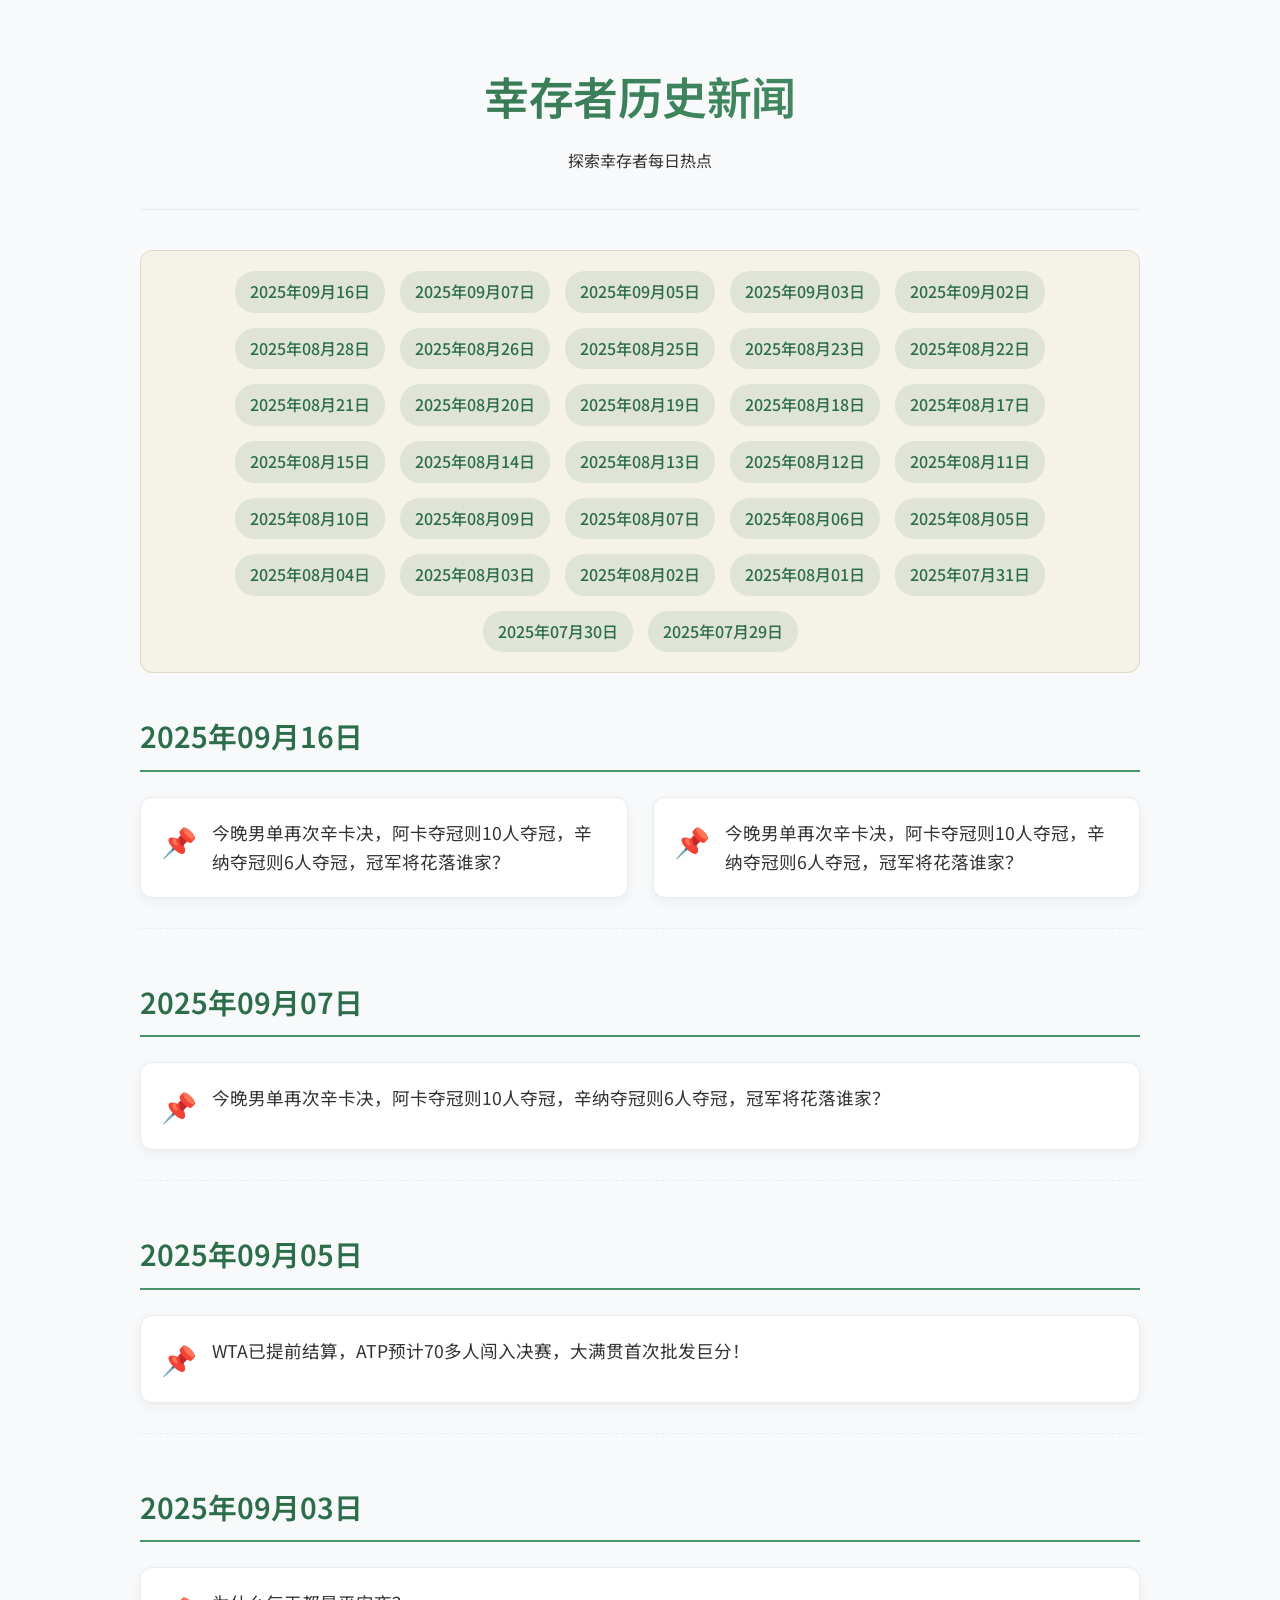
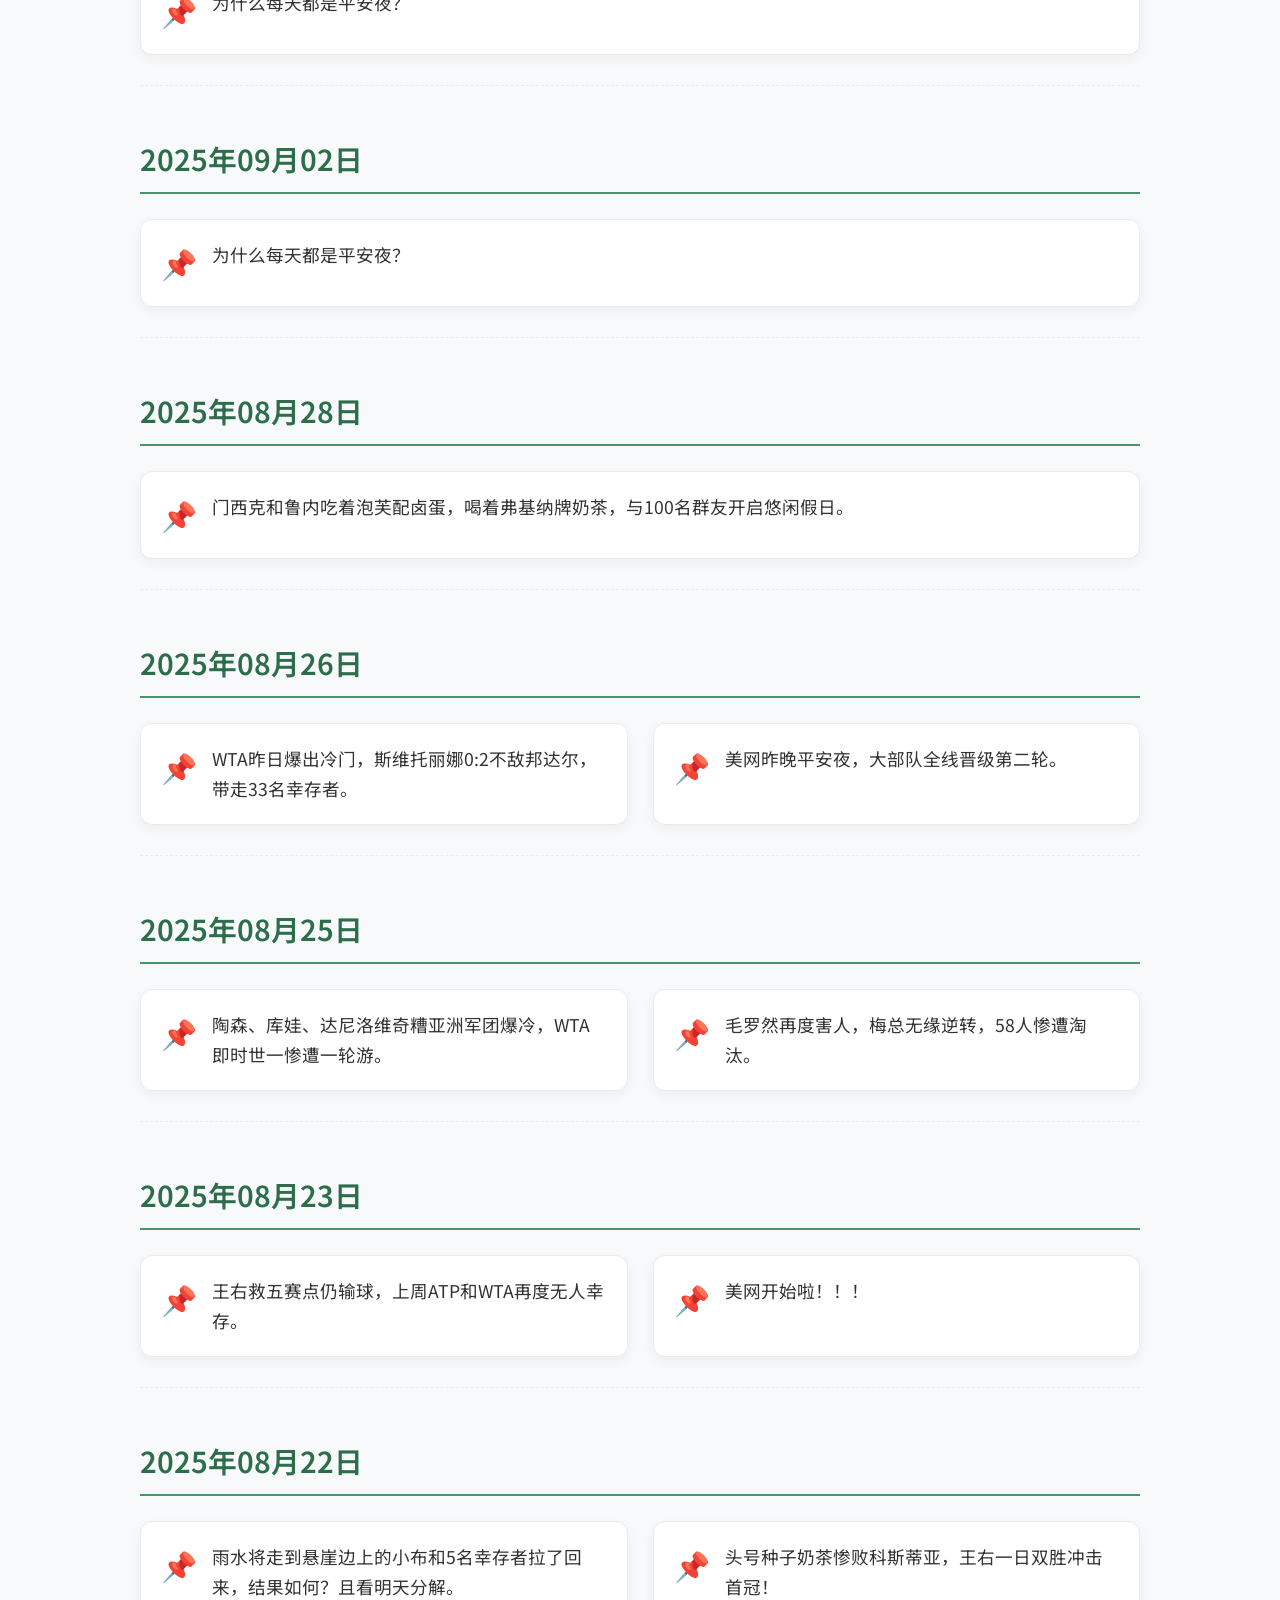
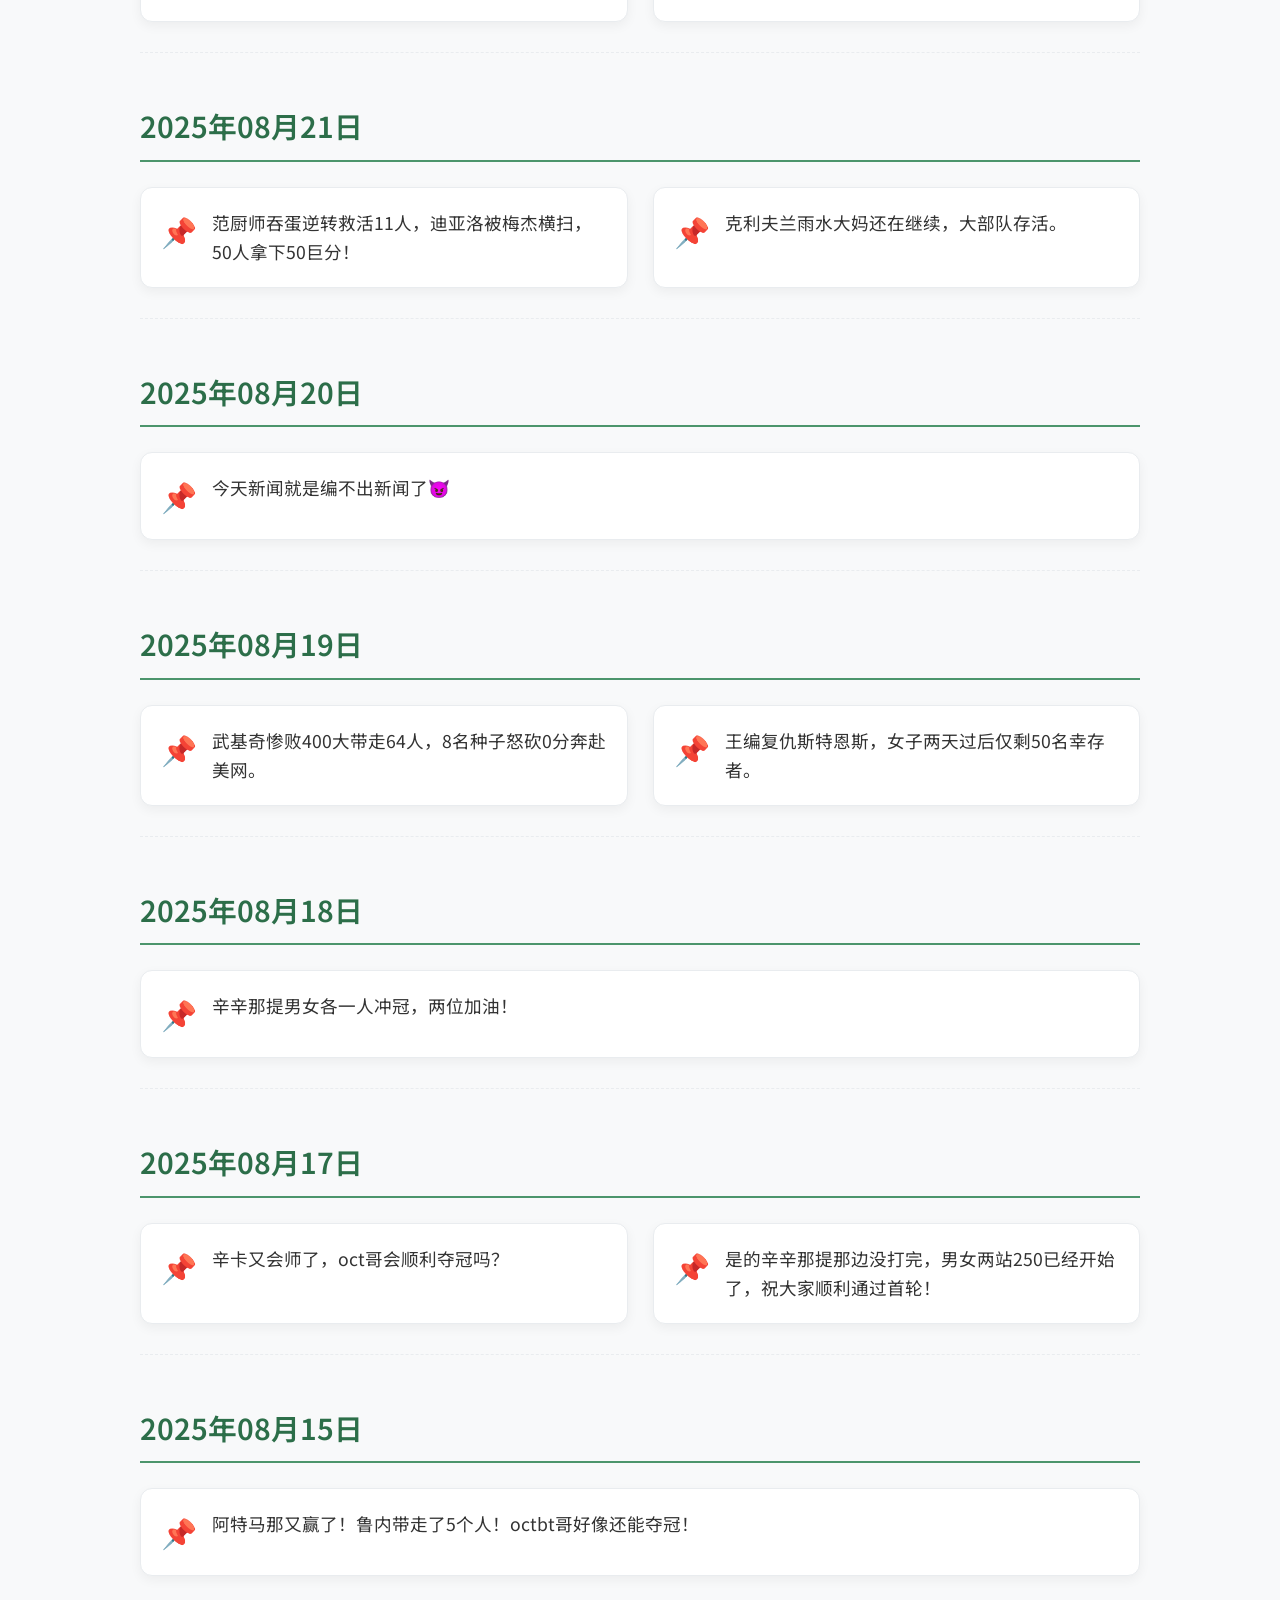
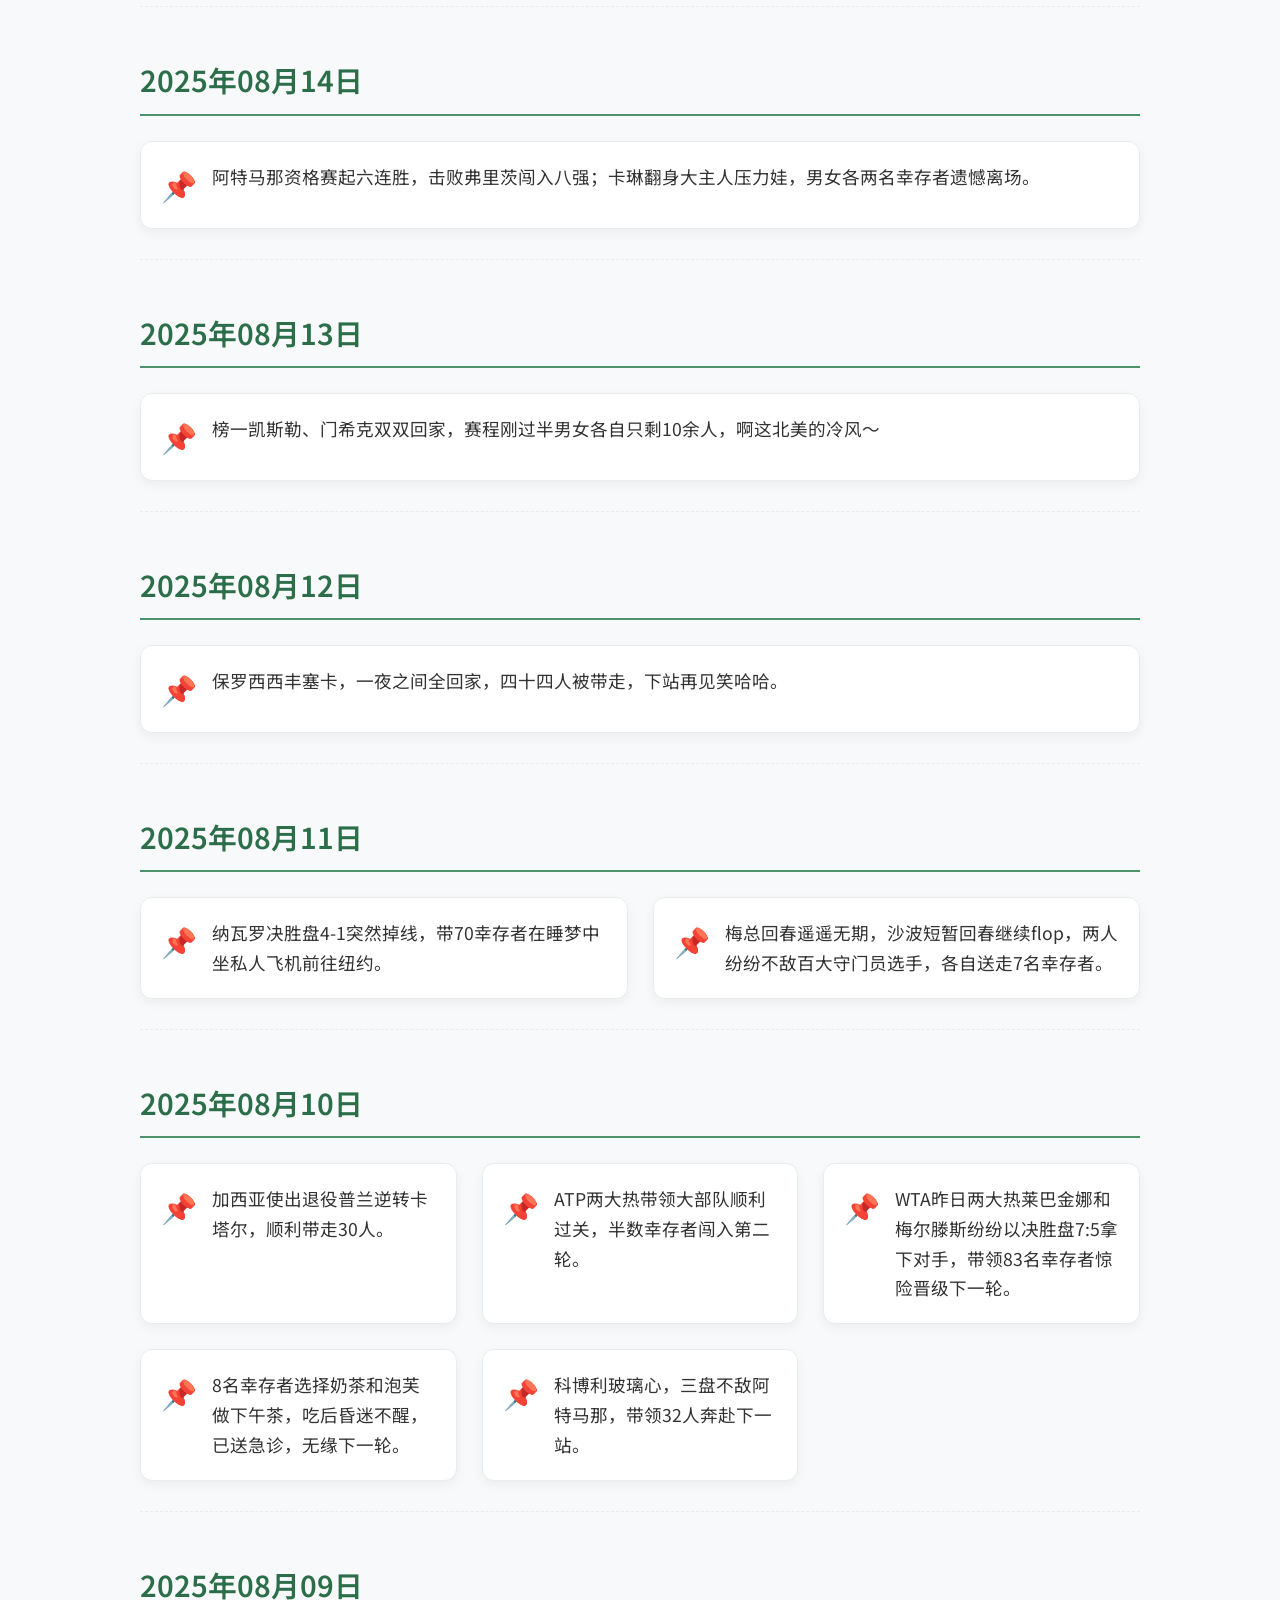
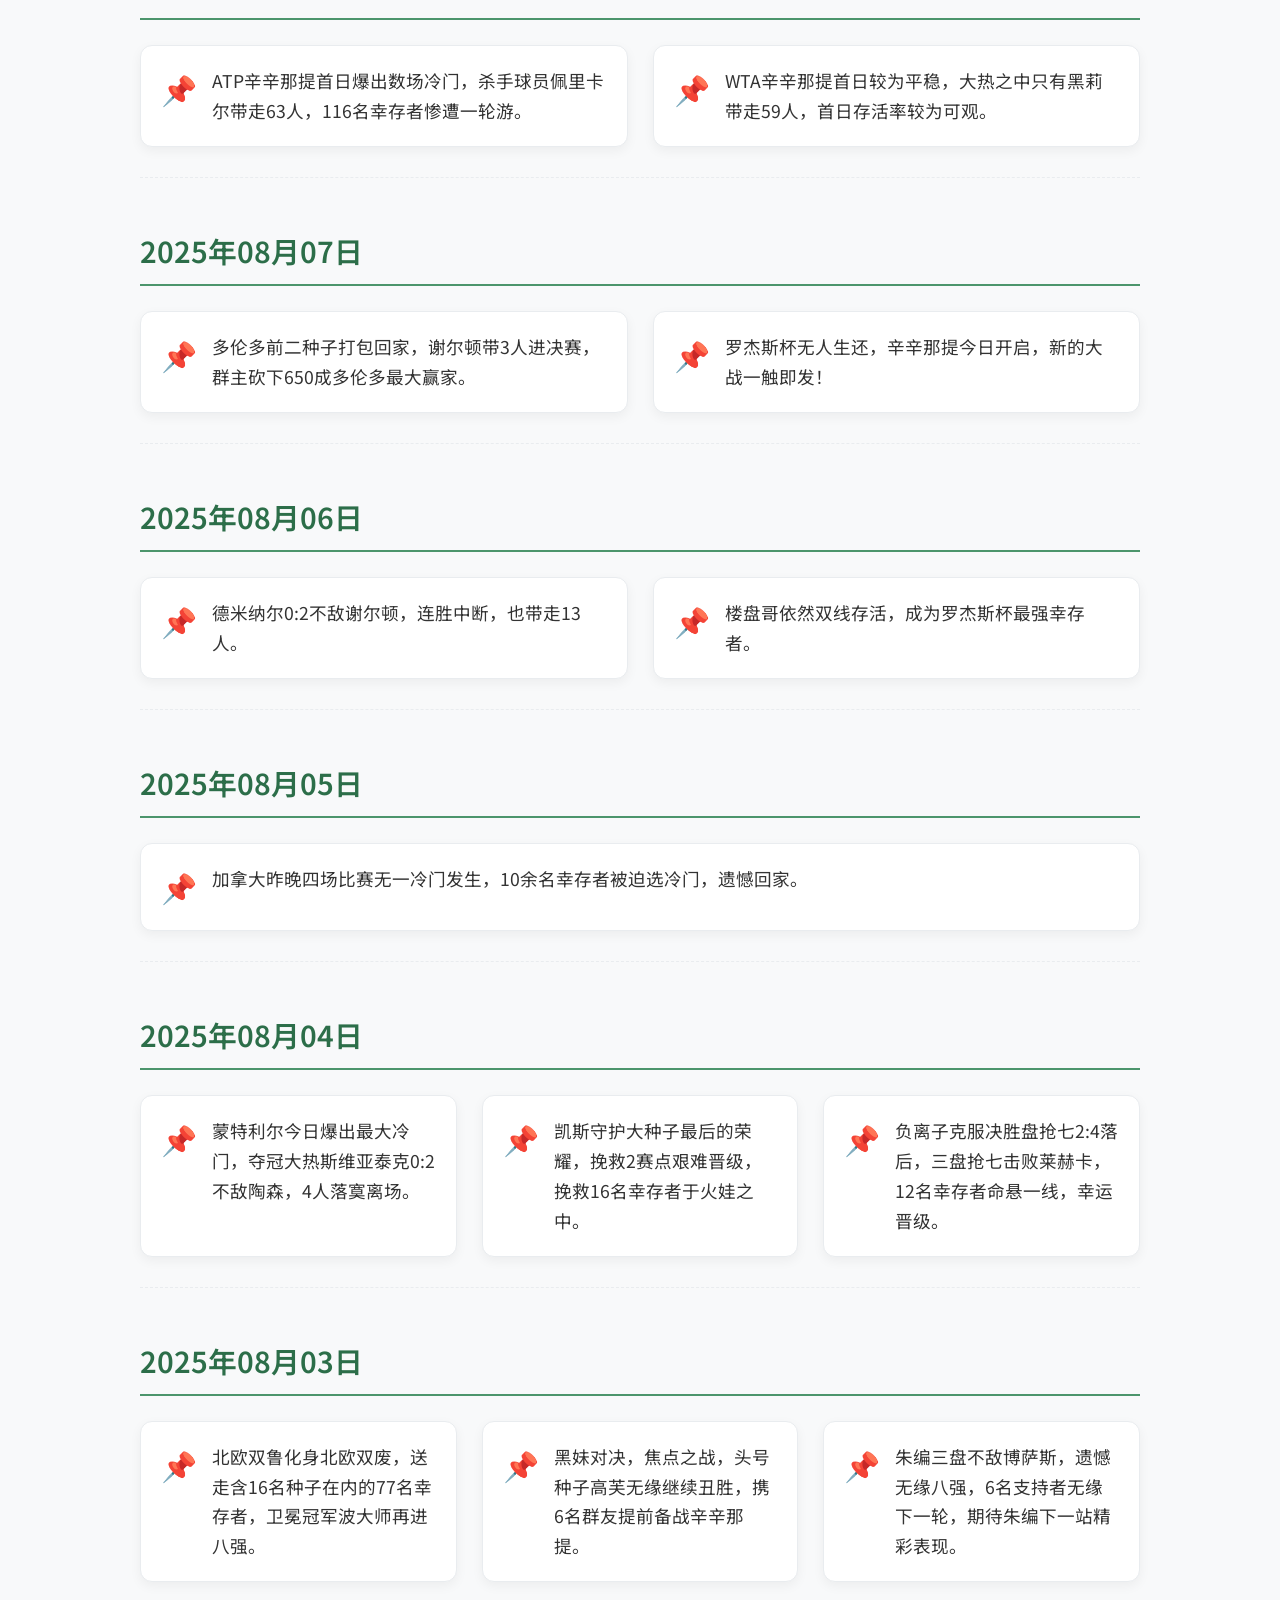
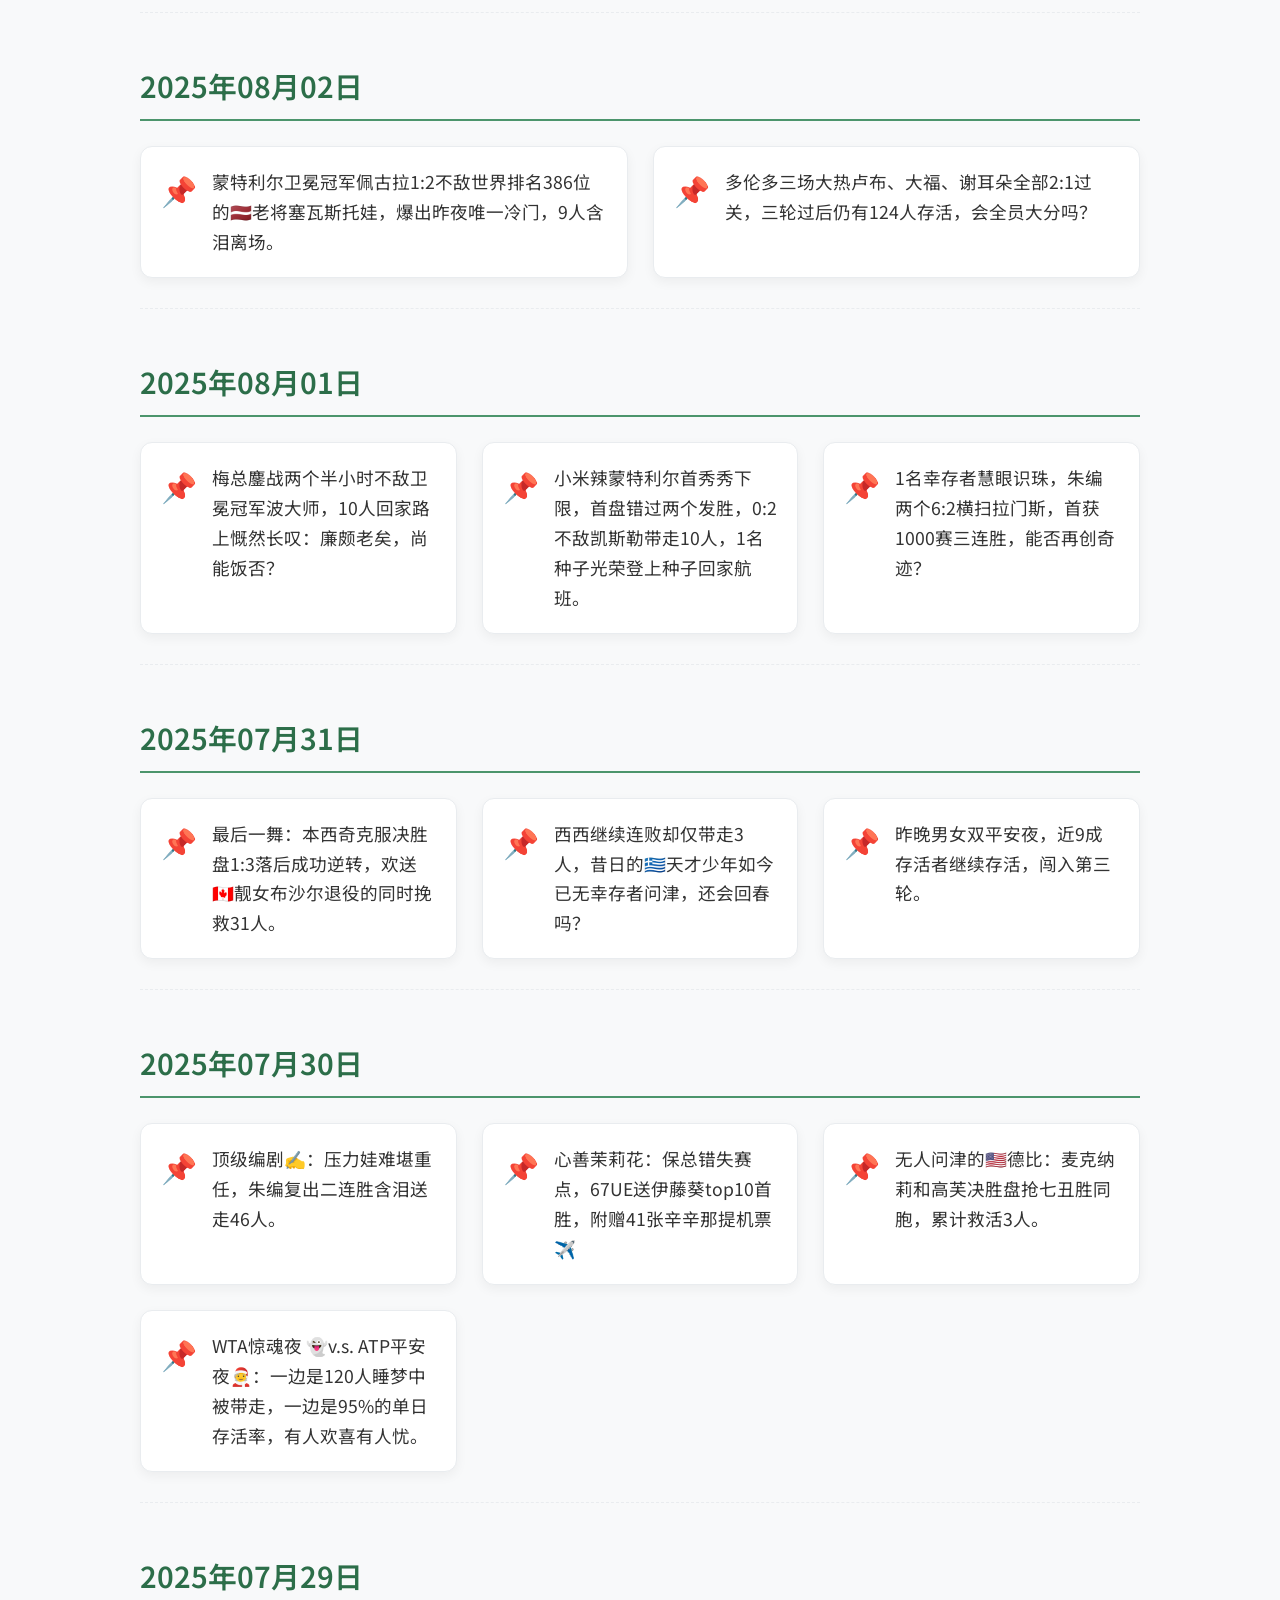
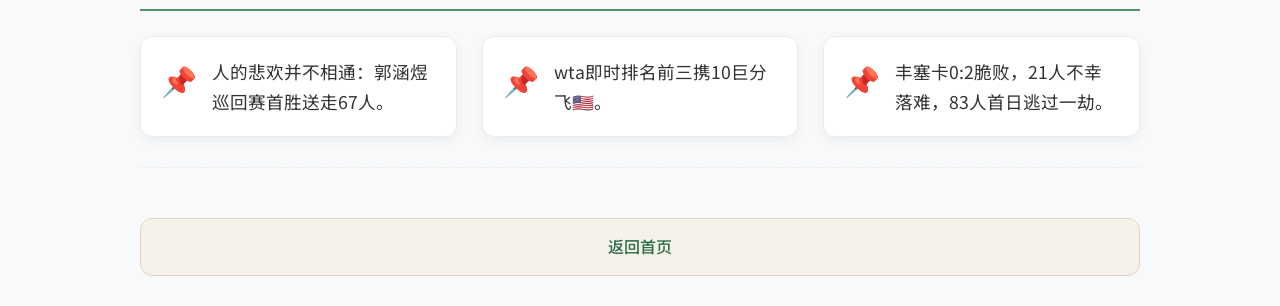
<file: history_news.html>
<!DOCTYPE html>
        <html lang="zh-CN">
        <head>
            <meta charset="UTF-8">
            <meta name="viewport" content="width=device-width, initial-scale=1.0">
            <title>幸存者历史新闻</title>
            <link href="https://fonts.googleapis.com/css2?family=Noto+Sans+SC:wght@300;400;500;600;700&display=swap" rel="stylesheet">
            <style>
                :root {
                    --bg-color: #f8f9fa;
                    --text-color: #333;
                    --primary-color: #2c6e49;
                    --secondary-color: #4c956c;
                    --accent-color: #d68c45;
                    --light-border: #e9ecef;
                    --card-bg: #ffffff;
                    --card-shadow: 0 4px 12px rgba(0,0,0,0.05);
                    --history-bg: #f5f2e9;
                    --history-border: #e0d6c2;
                }
                
                @media (prefers-color-scheme: dark) {
                    :root {
                        --bg-color: #121212;
                        --text-color: #e0e0e0;
                        --primary-color: #4db6ac;
                        --secondary-color: #81c784;
                        --accent-color: #ffb74d;
                        --light-border: #333333;
                        --card-bg: #1e1e1e;
                        --card-shadow: 0 4px 12px rgba(0,0,0,0.5);
                        --history-bg: #2a2620;
                        --history-border: #3d362d;
                    }
                }
                
                body {
                    font-family: 'Noto Sans SC', sans-serif;
                    background-color: var(--bg-color);
                    color: var(--text-color);
                    margin: 0;
                    padding: 0;
                    min-height: 100vh;
                    line-height: 1.6;
                }
                
                .history-container {
                    max-width: 1000px;
                    margin: 0 auto;
                    padding: 30px 20px;
                }
                
                .history-header {
                    text-align: center;
                    margin-bottom: 40px;
                    padding-bottom: 20px;
                    border-bottom: 1px solid var(--light-border);
                }
                
                .history-title {
                    font-weight: 600;
                    color: var(--primary-color);
                    font-size: 2.8rem;
                    margin-bottom: 10px;
                    letter-spacing: -0.5px;
                    background: linear-gradient(to right, var(--primary-color), var(--secondary-color));
                    -webkit-background-clip: text;
                    -webkit-text-fill-color: transparent;
                }
                
                .history-nav {
                    display: flex;
                    flex-wrap: wrap;
                    gap: 15px;
                    justify-content: center;
                    margin-bottom: 40px;
                    padding: 20px;
                    background: var(--history-bg);
                    border-radius: 12px;
                    border: 1px solid var(--history-border);
                }
                
                .date-link {
                    padding: 8px 15px;
                    background: rgba(44, 110, 73, 0.1);
                    border-radius: 20px;
                    color: var(--primary-color);
                    text-decoration: none;
                    font-weight: 500;
                    transition: all 0.3s;
                }
                
                .date-link:hover {
                    background: rgba(44, 110, 73, 0.2);
                    transform: translateY(-3px);
                }
                
                .history-date-section {
                    margin-bottom: 50px;
                    padding-bottom: 30px;
                    border-bottom: 1px dashed var(--light-border);
                }
                
                .history-date-header {
                    font-size: 1.8rem;
                    font-weight: 600;
                    color: var(--primary-color);
                    margin-bottom: 25px;
                    padding-bottom: 10px;
                    border-bottom: 2px solid var(--secondary-color);
                }
                
                .history-news-container {
                    display: grid;
                    grid-template-columns: repeat(auto-fit, minmax(300px, 1fr));
                    gap: 25px;
                }
                
                .history-news-item {
                    background: var(--card-bg);
                    border-radius: 12px;
                    padding: 20px;
                    box-shadow: var(--card-shadow);
                    display: flex;
                    transition: all 0.3s ease;
                    position: relative;
                    border: 1px solid var(--light-border);
                }
                
                .history-news-item:hover {
                    transform: translateY(-5px);
                    box-shadow: 0 8px 20px rgba(0,0,0,0.15);
                }
                
                .history-news-icon {
                    font-size: 1.8rem;
                    margin-right: 15px;
                    color: var(--accent-color);
                }
                
                .history-news-content {
                    font-size: 1.1rem;
                    line-height: 1.7;
                }
                
                .back-to-home {
                    display: block;
                    text-align: center;
                    margin-top: 40px;
                    padding: 15px;
                    background: var(--history-bg);
                    border-radius: 12px;
                    border: 1px solid var(--history-border);
                    color: var(--primary-color);
                    text-decoration: none;
                    font-weight: 500;
                    transition: all 0.3s;
                }
                
                .back-to-home:hover {
                    background: rgba(44, 110, 73, 0.1);
                    transform: translateY(-3px);
                }
                
                @media (max-width: 768px) {
                    .history-container {
                        padding: 20px 15px;
                    }
                    
                    .history-title {
                        font-size: 2.2rem;
                    }
                    
                    .history-nav {
                        flex-direction: column;
                        align-items: center;
                    }
                }
            </style>
        </head>
        <body>
            <div class="history-container">
                <div class="history-header">
                    <h1 class="history-title">幸存者历史新闻</h1>
                    <p class="subtitle">探索幸存者每日热点</p>
                </div>
                
                <div class="history-nav">
                    <a href="#2025-09-16" class="date-link">2025年09月16日</a><a href="#2025-09-07" class="date-link">2025年09月07日</a><a href="#2025-09-05" class="date-link">2025年09月05日</a><a href="#2025-09-03" class="date-link">2025年09月03日</a><a href="#2025-09-02" class="date-link">2025年09月02日</a><a href="#2025-08-28" class="date-link">2025年08月28日</a><a href="#2025-08-26" class="date-link">2025年08月26日</a><a href="#2025-08-25" class="date-link">2025年08月25日</a><a href="#2025-08-23" class="date-link">2025年08月23日</a><a href="#2025-08-22" class="date-link">2025年08月22日</a><a href="#2025-08-21" class="date-link">2025年08月21日</a><a href="#2025-08-20" class="date-link">2025年08月20日</a><a href="#2025-08-19" class="date-link">2025年08月19日</a><a href="#2025-08-18" class="date-link">2025年08月18日</a><a href="#2025-08-17" class="date-link">2025年08月17日</a><a href="#2025-08-15" class="date-link">2025年08月15日</a><a href="#2025-08-14" class="date-link">2025年08月14日</a><a href="#2025-08-13" class="date-link">2025年08月13日</a><a href="#2025-08-12" class="date-link">2025年08月12日</a><a href="#2025-08-11" class="date-link">2025年08月11日</a><a href="#2025-08-10" class="date-link">2025年08月10日</a><a href="#2025-08-09" class="date-link">2025年08月09日</a><a href="#2025-08-07" class="date-link">2025年08月07日</a><a href="#2025-08-06" class="date-link">2025年08月06日</a><a href="#2025-08-05" class="date-link">2025年08月05日</a><a href="#2025-08-04" class="date-link">2025年08月04日</a><a href="#2025-08-03" class="date-link">2025年08月03日</a><a href="#2025-08-02" class="date-link">2025年08月02日</a><a href="#2025-08-01" class="date-link">2025年08月01日</a><a href="#2025-07-31" class="date-link">2025年07月31日</a><a href="#2025-07-30" class="date-link">2025年07月30日</a><a href="#2025-07-29" class="date-link">2025年07月29日</a>
                </div>
                
                <div class="history-date-section"><div class="history-date-header" id="2025-09-16">2025年09月16日</div><div class="history-news-container">
                <div class="history-news-item">
                    <div class="history-news-icon">📌</div>
                    <div class="history-news-content">今晚男单再次辛卡决，阿卡夺冠则10人夺冠，辛纳夺冠则6人夺冠，冠军将花落谁家？</div>
                </div>
                
                <div class="history-news-item">
                    <div class="history-news-icon">📌</div>
                    <div class="history-news-content">今晚男单再次辛卡决，阿卡夺冠则10人夺冠，辛纳夺冠则6人夺冠，冠军将花落谁家？</div>
                </div>
                </div></div><div class="history-date-section"><div class="history-date-header" id="2025-09-07">2025年09月07日</div><div class="history-news-container">
                <div class="history-news-item">
                    <div class="history-news-icon">📌</div>
                    <div class="history-news-content">今晚男单再次辛卡决，阿卡夺冠则10人夺冠，辛纳夺冠则6人夺冠，冠军将花落谁家？</div>
                </div>
                </div></div><div class="history-date-section"><div class="history-date-header" id="2025-09-05">2025年09月05日</div><div class="history-news-container">
                <div class="history-news-item">
                    <div class="history-news-icon">📌</div>
                    <div class="history-news-content">WTA已提前结算，ATP预计70多人闯入决赛，大满贯首次批发巨分！</div>
                </div>
                </div></div><div class="history-date-section"><div class="history-date-header" id="2025-09-03">2025年09月03日</div><div class="history-news-container">
                <div class="history-news-item">
                    <div class="history-news-icon">📌</div>
                    <div class="history-news-content">为什么每天都是平安夜？</div>
                </div>
                </div></div><div class="history-date-section"><div class="history-date-header" id="2025-09-02">2025年09月02日</div><div class="history-news-container">
                <div class="history-news-item">
                    <div class="history-news-icon">📌</div>
                    <div class="history-news-content">为什么每天都是平安夜？</div>
                </div>
                </div></div><div class="history-date-section"><div class="history-date-header" id="2025-08-28">2025年08月28日</div><div class="history-news-container">
                <div class="history-news-item">
                    <div class="history-news-icon">📌</div>
                    <div class="history-news-content">门西克和鲁内吃着泡芙配卤蛋，喝着弗基纳牌奶茶，与100名群友开启悠闲假日。</div>
                </div>
                </div></div><div class="history-date-section"><div class="history-date-header" id="2025-08-26">2025年08月26日</div><div class="history-news-container">
                <div class="history-news-item">
                    <div class="history-news-icon">📌</div>
                    <div class="history-news-content">WTA昨日爆出冷门，斯维托丽娜0:2不敌邦达尔，带走33名幸存者。</div>
                </div>
                
                <div class="history-news-item">
                    <div class="history-news-icon">📌</div>
                    <div class="history-news-content">美网昨晚平安夜，大部队全线晋级第二轮。</div>
                </div>
                </div></div><div class="history-date-section"><div class="history-date-header" id="2025-08-25">2025年08月25日</div><div class="history-news-container">
                <div class="history-news-item">
                    <div class="history-news-icon">📌</div>
                    <div class="history-news-content">陶森、库娃、达尼洛维奇糟亚洲军团爆冷，WTA即时世一惨遭一轮游。</div>
                </div>
                
                <div class="history-news-item">
                    <div class="history-news-icon">📌</div>
                    <div class="history-news-content">毛罗然再度害人，梅总无缘逆转，58人惨遭淘汰。</div>
                </div>
                </div></div><div class="history-date-section"><div class="history-date-header" id="2025-08-23">2025年08月23日</div><div class="history-news-container">
                <div class="history-news-item">
                    <div class="history-news-icon">📌</div>
                    <div class="history-news-content">王右救五赛点仍输球，上周ATP和WTA再度无人幸存。</div>
                </div>
                
                <div class="history-news-item">
                    <div class="history-news-icon">📌</div>
                    <div class="history-news-content">美网开始啦！！！</div>
                </div>
                </div></div><div class="history-date-section"><div class="history-date-header" id="2025-08-22">2025年08月22日</div><div class="history-news-container">
                <div class="history-news-item">
                    <div class="history-news-icon">📌</div>
                    <div class="history-news-content">雨水将走到悬崖边上的小布和5名幸存者拉了回来，结果如何？且看明天分解。</div>
                </div>
                
                <div class="history-news-item">
                    <div class="history-news-icon">📌</div>
                    <div class="history-news-content">头号种子奶茶惨败科斯蒂亚，王右一日双胜冲击首冠！</div>
                </div>
                </div></div><div class="history-date-section"><div class="history-date-header" id="2025-08-21">2025年08月21日</div><div class="history-news-container">
                <div class="history-news-item">
                    <div class="history-news-icon">📌</div>
                    <div class="history-news-content">范厨师吞蛋逆转救活11人，迪亚洛被梅杰横扫，50人拿下50巨分！</div>
                </div>
                
                <div class="history-news-item">
                    <div class="history-news-icon">📌</div>
                    <div class="history-news-content">克利夫兰雨水大妈还在继续，大部队存活。</div>
                </div>
                </div></div><div class="history-date-section"><div class="history-date-header" id="2025-08-20">2025年08月20日</div><div class="history-news-container">
                <div class="history-news-item">
                    <div class="history-news-icon">📌</div>
                    <div class="history-news-content">今天新闻就是编不出新闻了😈</div>
                </div>
                </div></div><div class="history-date-section"><div class="history-date-header" id="2025-08-19">2025年08月19日</div><div class="history-news-container">
                <div class="history-news-item">
                    <div class="history-news-icon">📌</div>
                    <div class="history-news-content">武基奇惨败400大带走64人，8名种子怒砍0分奔赴美网。</div>
                </div>
                
                <div class="history-news-item">
                    <div class="history-news-icon">📌</div>
                    <div class="history-news-content">王编复仇斯特恩斯，女子两天过后仅剩50名幸存者。</div>
                </div>
                </div></div><div class="history-date-section"><div class="history-date-header" id="2025-08-18">2025年08月18日</div><div class="history-news-container">
                <div class="history-news-item">
                    <div class="history-news-icon">📌</div>
                    <div class="history-news-content">辛辛那提男女各一人冲冠，两位加油！</div>
                </div>
                </div></div><div class="history-date-section"><div class="history-date-header" id="2025-08-17">2025年08月17日</div><div class="history-news-container">
                <div class="history-news-item">
                    <div class="history-news-icon">📌</div>
                    <div class="history-news-content">辛卡又会师了，oct哥会顺利夺冠吗？</div>
                </div>
                
                <div class="history-news-item">
                    <div class="history-news-icon">📌</div>
                    <div class="history-news-content">是的辛辛那提那边没打完，男女两站250已经开始了，祝大家顺利通过首轮！</div>
                </div>
                </div></div><div class="history-date-section"><div class="history-date-header" id="2025-08-15">2025年08月15日</div><div class="history-news-container">
                <div class="history-news-item">
                    <div class="history-news-icon">📌</div>
                    <div class="history-news-content">阿特马那又赢了！鲁内带走了5个人！octbt哥好像还能夺冠！</div>
                </div>
                </div></div><div class="history-date-section"><div class="history-date-header" id="2025-08-14">2025年08月14日</div><div class="history-news-container">
                <div class="history-news-item">
                    <div class="history-news-icon">📌</div>
                    <div class="history-news-content">阿特马那资格赛起六连胜，击败弗里茨闯入八强；卡琳翻身大主人压力娃，男女各两名幸存者遗憾离场。</div>
                </div>
                </div></div><div class="history-date-section"><div class="history-date-header" id="2025-08-13">2025年08月13日</div><div class="history-news-container">
                <div class="history-news-item">
                    <div class="history-news-icon">📌</div>
                    <div class="history-news-content">榜一凯斯勒、门希克双双回家，赛程刚过半男女各自只剩10余人，啊这北美的冷风～</div>
                </div>
                </div></div><div class="history-date-section"><div class="history-date-header" id="2025-08-12">2025年08月12日</div><div class="history-news-container">
                <div class="history-news-item">
                    <div class="history-news-icon">📌</div>
                    <div class="history-news-content">保罗西西丰塞卡，一夜之间全回家，四十四人被带走，下站再见笑哈哈。</div>
                </div>
                </div></div><div class="history-date-section"><div class="history-date-header" id="2025-08-11">2025年08月11日</div><div class="history-news-container">
                <div class="history-news-item">
                    <div class="history-news-icon">📌</div>
                    <div class="history-news-content">纳瓦罗决胜盘4-1突然掉线，带70幸存者在睡梦中坐私人飞机前往纽约。</div>
                </div>
                
                <div class="history-news-item">
                    <div class="history-news-icon">📌</div>
                    <div class="history-news-content">梅总回春遥遥无期，沙波短暂回春继续flop，两人纷纷不敌百大守门员选手，各自送走7名幸存者。</div>
                </div>
                </div></div><div class="history-date-section"><div class="history-date-header" id="2025-08-10">2025年08月10日</div><div class="history-news-container">
                <div class="history-news-item">
                    <div class="history-news-icon">📌</div>
                    <div class="history-news-content">加西亚使出退役普兰逆转卡塔尔，顺利带走30人。</div>
                </div>
                
                <div class="history-news-item">
                    <div class="history-news-icon">📌</div>
                    <div class="history-news-content">ATP两大热带领大部队顺利过关，半数幸存者闯入第二轮。</div>
                </div>
                
                <div class="history-news-item">
                    <div class="history-news-icon">📌</div>
                    <div class="history-news-content">WTA昨日两大热莱巴金娜和梅尔滕斯纷纷以决胜盘7:5拿下对手，带领83名幸存者惊险晋级下一轮。</div>
                </div>
                
                <div class="history-news-item">
                    <div class="history-news-icon">📌</div>
                    <div class="history-news-content">8名幸存者选择奶茶和泡芙做下午茶，吃后昏迷不醒，已送急诊，无缘下一轮。</div>
                </div>
                
                <div class="history-news-item">
                    <div class="history-news-icon">📌</div>
                    <div class="history-news-content">科博利玻璃心，三盘不敌阿特马那，带领32人奔赴下一站。</div>
                </div>
                </div></div><div class="history-date-section"><div class="history-date-header" id="2025-08-09">2025年08月09日</div><div class="history-news-container">
                <div class="history-news-item">
                    <div class="history-news-icon">📌</div>
                    <div class="history-news-content">ATP辛辛那提首日爆出数场冷门，杀手球员佩里卡尔带走63人，116名幸存者惨遭一轮游。</div>
                </div>
                
                <div class="history-news-item">
                    <div class="history-news-icon">📌</div>
                    <div class="history-news-content">WTA辛辛那提首日较为平稳，大热之中只有黑莉带走59人，首日存活率较为可观。</div>
                </div>
                </div></div><div class="history-date-section"><div class="history-date-header" id="2025-08-07">2025年08月07日</div><div class="history-news-container">
                <div class="history-news-item">
                    <div class="history-news-icon">📌</div>
                    <div class="history-news-content">多伦多前二种子打包回家，谢尔顿带3人进决赛，群主砍下650成多伦多最大赢家。</div>
                </div>
                
                <div class="history-news-item">
                    <div class="history-news-icon">📌</div>
                    <div class="history-news-content">罗杰斯杯无人生还，辛辛那提今日开启，新的大战一触即发！</div>
                </div>
                </div></div><div class="history-date-section"><div class="history-date-header" id="2025-08-06">2025年08月06日</div><div class="history-news-container">
                <div class="history-news-item">
                    <div class="history-news-icon">📌</div>
                    <div class="history-news-content">德米纳尔0:2不敌谢尔顿，连胜中断，也带走13人。</div>
                </div>
                
                <div class="history-news-item">
                    <div class="history-news-icon">📌</div>
                    <div class="history-news-content">楼盘哥依然双线存活，成为罗杰斯杯最强幸存者。</div>
                </div>
                </div></div><div class="history-date-section"><div class="history-date-header" id="2025-08-05">2025年08月05日</div><div class="history-news-container">
                <div class="history-news-item">
                    <div class="history-news-icon">📌</div>
                    <div class="history-news-content">加拿大昨晚四场比赛无一冷门发生，10余名幸存者被迫选冷门，遗憾回家。</div>
                </div>
                </div></div><div class="history-date-section"><div class="history-date-header" id="2025-08-04">2025年08月04日</div><div class="history-news-container">
                <div class="history-news-item">
                    <div class="history-news-icon">📌</div>
                    <div class="history-news-content">蒙特利尔今日爆出最大冷门，夺冠大热斯维亚泰克0:2不敌陶森，4人落寞离场。</div>
                </div>
                
                <div class="history-news-item">
                    <div class="history-news-icon">📌</div>
                    <div class="history-news-content">凯斯守护大种子最后的荣耀，挽救2赛点艰难晋级，挽救16名幸存者于火娃之中。</div>
                </div>
                
                <div class="history-news-item">
                    <div class="history-news-icon">📌</div>
                    <div class="history-news-content">负离子克服决胜盘抢七2:4落后，三盘抢七击败莱赫卡，12名幸存者命悬一线，幸运晋级。</div>
                </div>
                </div></div><div class="history-date-section"><div class="history-date-header" id="2025-08-03">2025年08月03日</div><div class="history-news-container">
                <div class="history-news-item">
                    <div class="history-news-icon">📌</div>
                    <div class="history-news-content">北欧双鲁化身北欧双废，送走含16名种子在内的77名幸存者，卫冕冠军波大师再进八强。</div>
                </div>
                
                <div class="history-news-item">
                    <div class="history-news-icon">📌</div>
                    <div class="history-news-content">黑妹对决，焦点之战，头号种子高芙无缘继续丑胜，携6名群友提前备战辛辛那提。</div>
                </div>
                
                <div class="history-news-item">
                    <div class="history-news-icon">📌</div>
                    <div class="history-news-content">朱编三盘不敌博萨斯，遗憾无缘八强，6名支持者无缘下一轮，期待朱编下一站精彩表现。</div>
                </div>
                </div></div><div class="history-date-section"><div class="history-date-header" id="2025-08-02">2025年08月02日</div><div class="history-news-container">
                <div class="history-news-item">
                    <div class="history-news-icon">📌</div>
                    <div class="history-news-content">蒙特利尔卫冕冠军佩古拉1:2不敌世界排名386位的🇱🇻老将塞瓦斯托娃，爆出昨夜唯一冷门，9人含泪离场。</div>
                </div>
                
                <div class="history-news-item">
                    <div class="history-news-icon">📌</div>
                    <div class="history-news-content">多伦多三场大热卢布、大福、谢耳朵全部2:1过关，三轮过后仍有124人存活，会全员大分吗？</div>
                </div>
                </div></div><div class="history-date-section"><div class="history-date-header" id="2025-08-01">2025年08月01日</div><div class="history-news-container">
                <div class="history-news-item">
                    <div class="history-news-icon">📌</div>
                    <div class="history-news-content">梅总鏖战两个半小时不敌卫冕冠军波大师，10人回家路上慨然长叹：廉颇老矣，尚能饭否？</div>
                </div>
                
                <div class="history-news-item">
                    <div class="history-news-icon">📌</div>
                    <div class="history-news-content">小米辣蒙特利尔首秀秀下限，首盘错过两个发胜，0:2不敌凯斯勒带走10人，1名种子光荣登上种子回家航班。</div>
                </div>
                
                <div class="history-news-item">
                    <div class="history-news-icon">📌</div>
                    <div class="history-news-content">1名幸存者慧眼识珠，朱编两个6:2横扫拉门斯，首获1000赛三连胜，能否再创奇迹？</div>
                </div>
                </div></div><div class="history-date-section"><div class="history-date-header" id="2025-07-31">2025年07月31日</div><div class="history-news-container">
                <div class="history-news-item">
                    <div class="history-news-icon">📌</div>
                    <div class="history-news-content">最后一舞：本西奇克服决胜盘1:3落后成功逆转，欢送🇨🇦靓女布沙尔退役的同时挽救31人。</div>
                </div>
                
                <div class="history-news-item">
                    <div class="history-news-icon">📌</div>
                    <div class="history-news-content">西西继续连败却仅带走3人，昔日的🇬🇷天才少年如今已无幸存者问津，还会回春吗？</div>
                </div>
                
                <div class="history-news-item">
                    <div class="history-news-icon">📌</div>
                    <div class="history-news-content">昨晚男女双平安夜，近9成存活者继续存活，闯入第三轮。</div>
                </div>
                </div></div><div class="history-date-section"><div class="history-date-header" id="2025-07-30">2025年07月30日</div><div class="history-news-container">
                <div class="history-news-item">
                    <div class="history-news-icon">📌</div>
                    <div class="history-news-content">顶级编剧✍️：压力娃难堪重任，朱编复出二连胜含泪送走46人。</div>
                </div>
                
                <div class="history-news-item">
                    <div class="history-news-icon">📌</div>
                    <div class="history-news-content">心善茉莉花：保总错失赛点，67UE送伊藤葵top10首胜，附赠41张辛辛那提机票✈️</div>
                </div>
                
                <div class="history-news-item">
                    <div class="history-news-icon">📌</div>
                    <div class="history-news-content">无人问津的🇺🇸德比：麦克纳莉和高芙决胜盘抢七丑胜同胞，累计救活3人。</div>
                </div>
                
                <div class="history-news-item">
                    <div class="history-news-icon">📌</div>
                    <div class="history-news-content">WTA惊魂夜 👻v.s. ATP平安夜🧑‍🎄：一边是120人睡梦中被带走，一边是95%的单日存活率，有人欢喜有人忧。</div>
                </div>
                </div></div><div class="history-date-section"><div class="history-date-header" id="2025-07-29">2025年07月29日</div><div class="history-news-container">
                <div class="history-news-item">
                    <div class="history-news-icon">📌</div>
                    <div class="history-news-content">人的悲欢并不相通：郭涵煜巡回赛首胜送走67人。</div>
                </div>
                
                <div class="history-news-item">
                    <div class="history-news-icon">📌</div>
                    <div class="history-news-content">wta即时排名前三携10巨分飞🇺🇸。</div>
                </div>
                
                <div class="history-news-item">
                    <div class="history-news-icon">📌</div>
                    <div class="history-news-content">丰塞卡0:2脆败，21人不幸落难，83人首日逃过一劫。</div>
                </div>
                </div></div>
                
                <a href="index.html" class="back-to-home">返回首页</a>
            </div>
        </body>
        </html>
</file>
